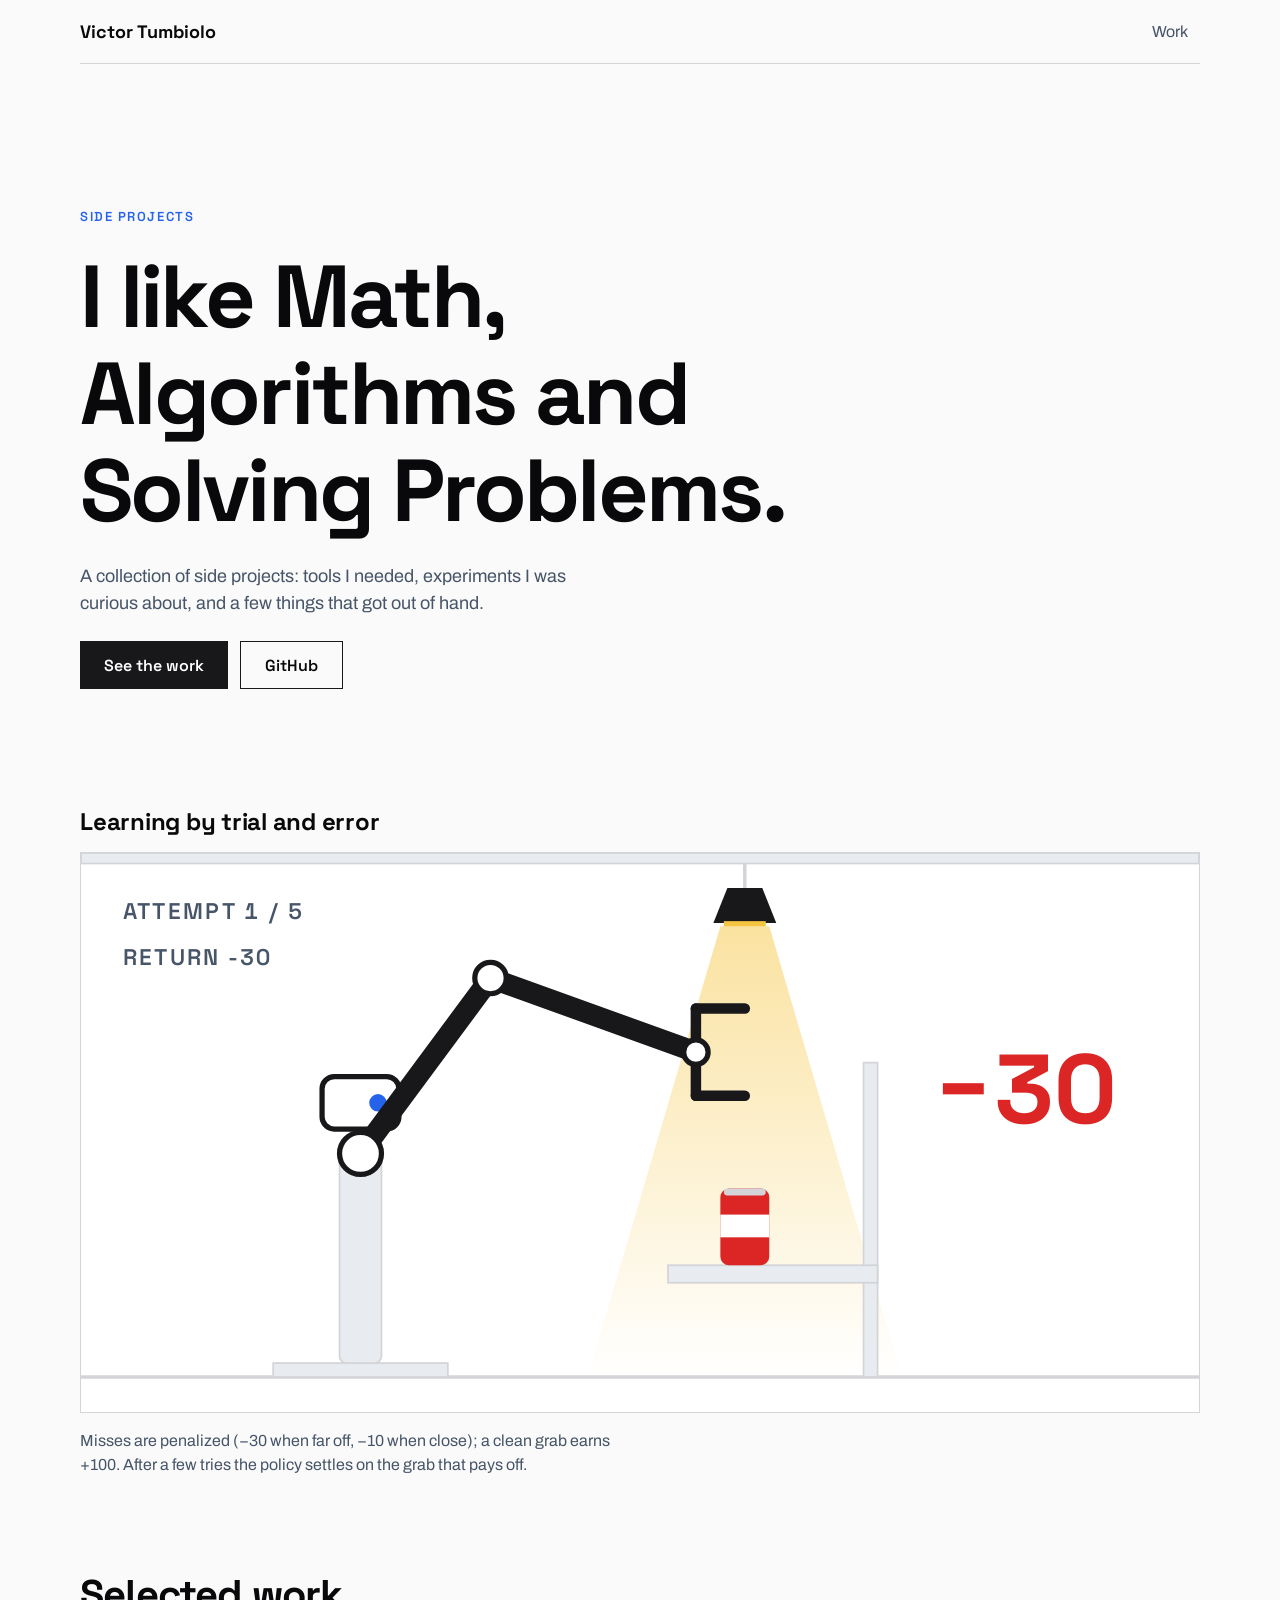
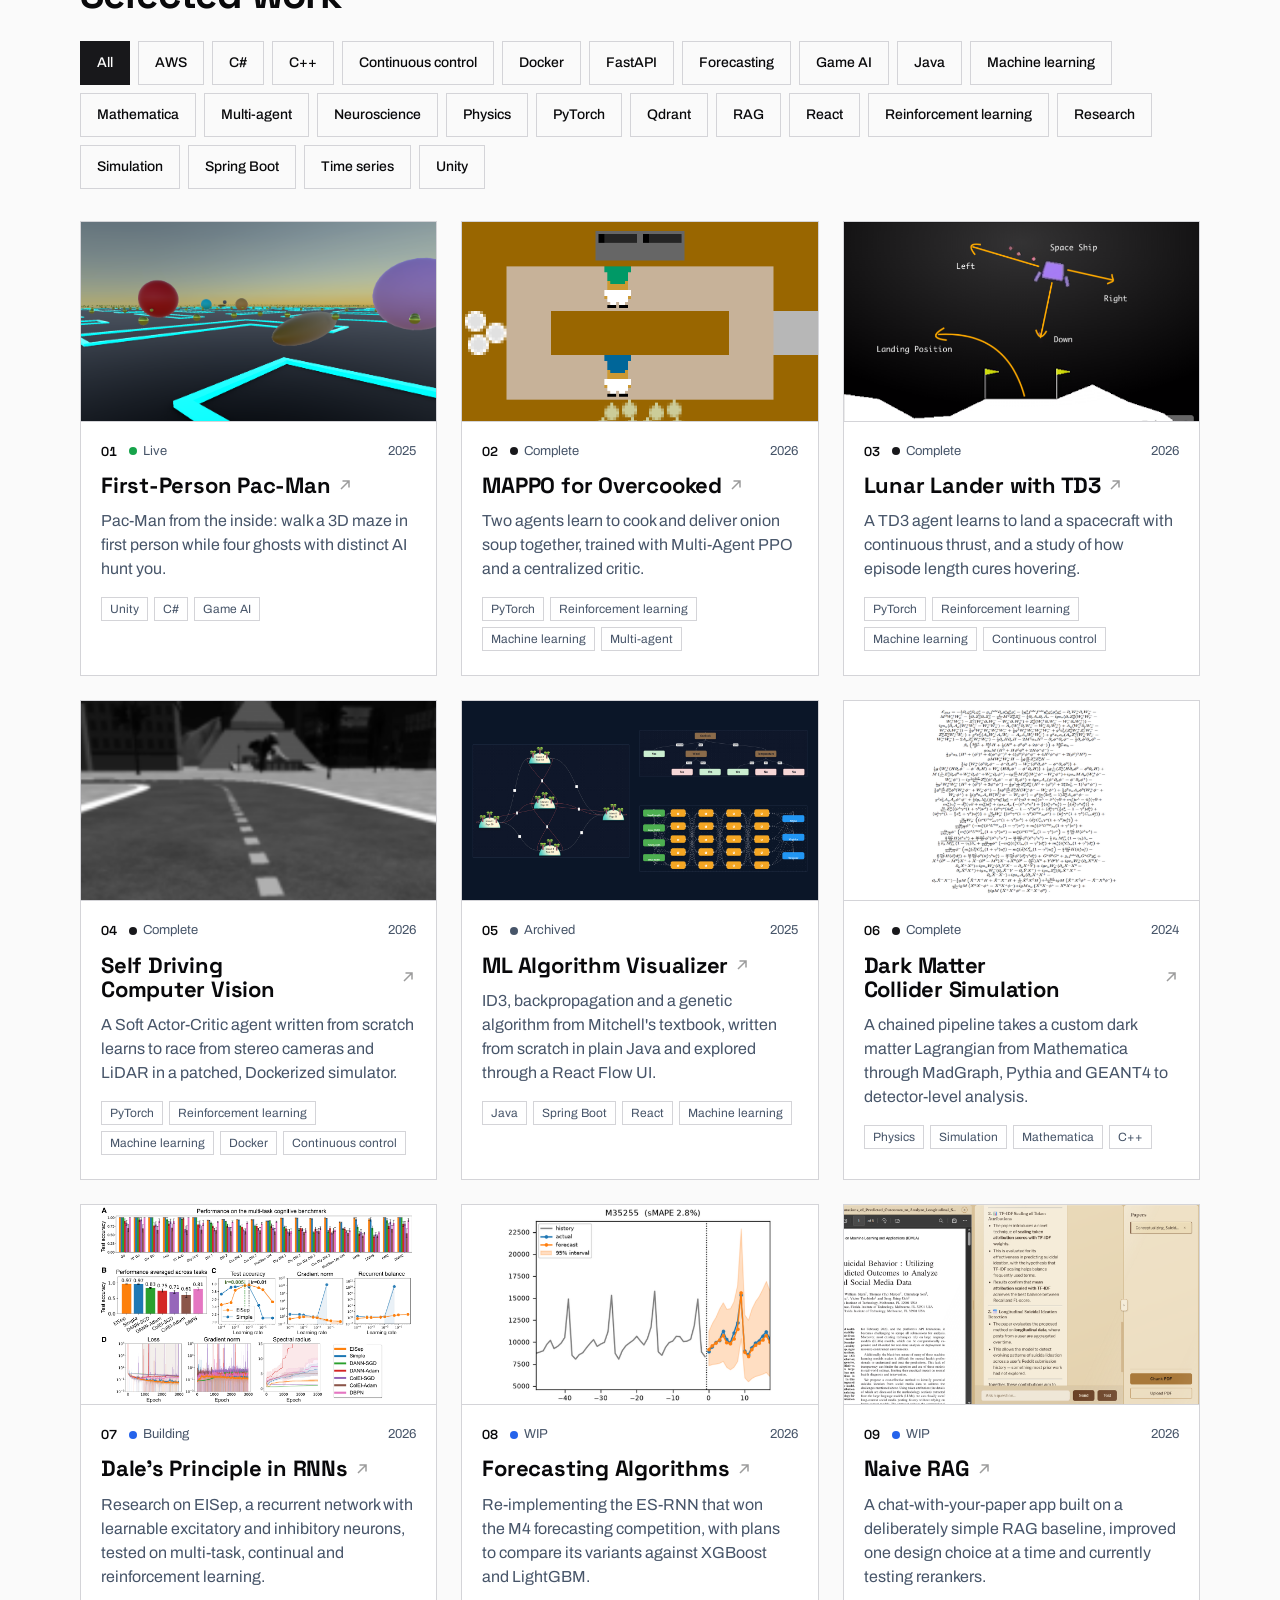
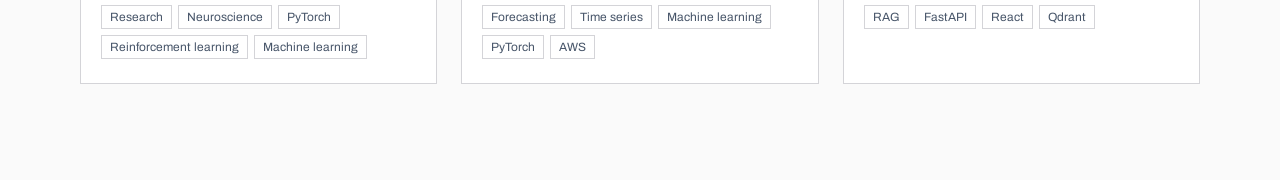
<file: index.html>
<!doctype html>
<html lang="en">
  <head>
    <meta charset="UTF-8" />
    <link rel="icon" type="image/svg+xml" href="/favicon.svg" />
    <meta name="viewport" content="width=device-width, initial-scale=1.0" />
    <meta name="color-scheme" content="light dark" />
    <meta name="description" content="A collection of side projects." />
    <title>Side Projects</title>
    <script type="module" crossorigin src="/assets/main-CP0Z1YGT.js"></script>
    <link rel="modulepreload" crossorigin href="/assets/projects-D6KBgP7A.js">
    <link rel="stylesheet" crossorigin href="/assets/projects-BDO5pT66.css">
  </head>
  <body>
    <a class="skip" href="#work">Skip to projects</a>
    <div id="app"></div>
  </body>
</html>
</file>
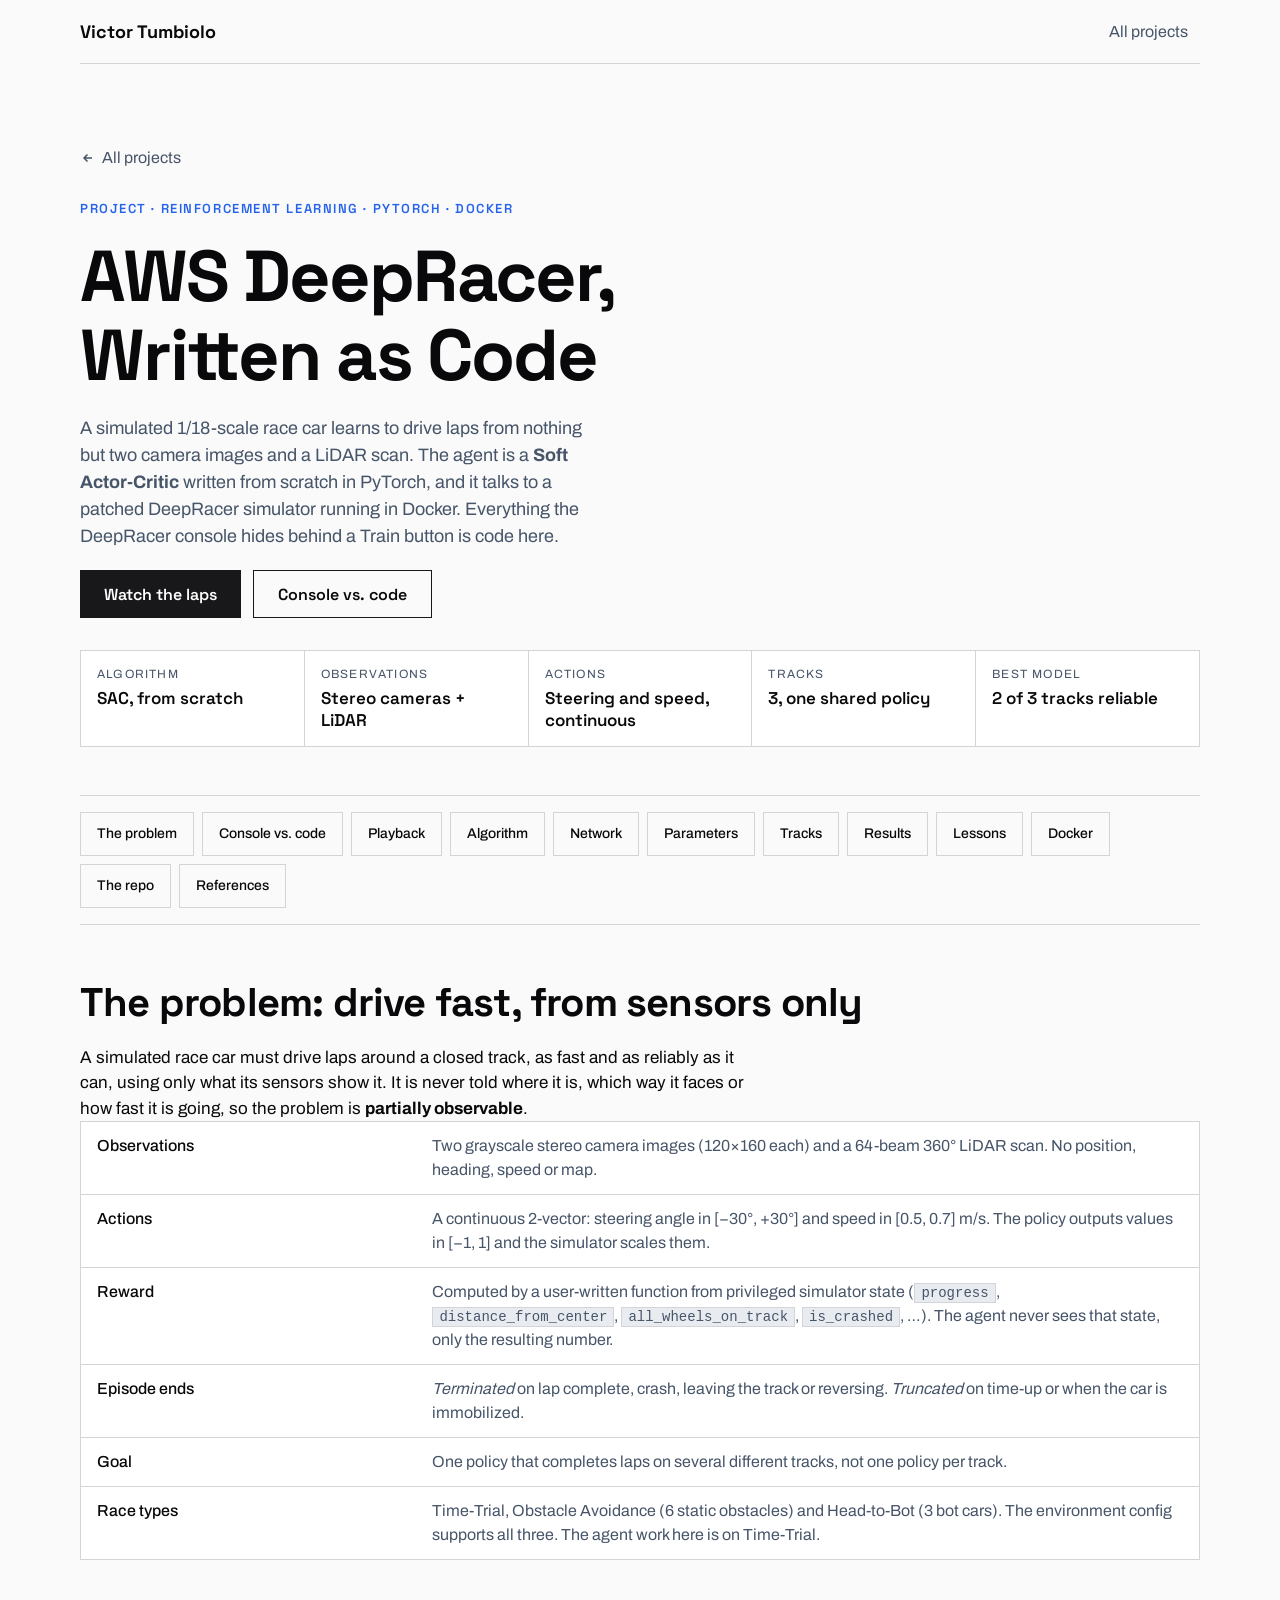
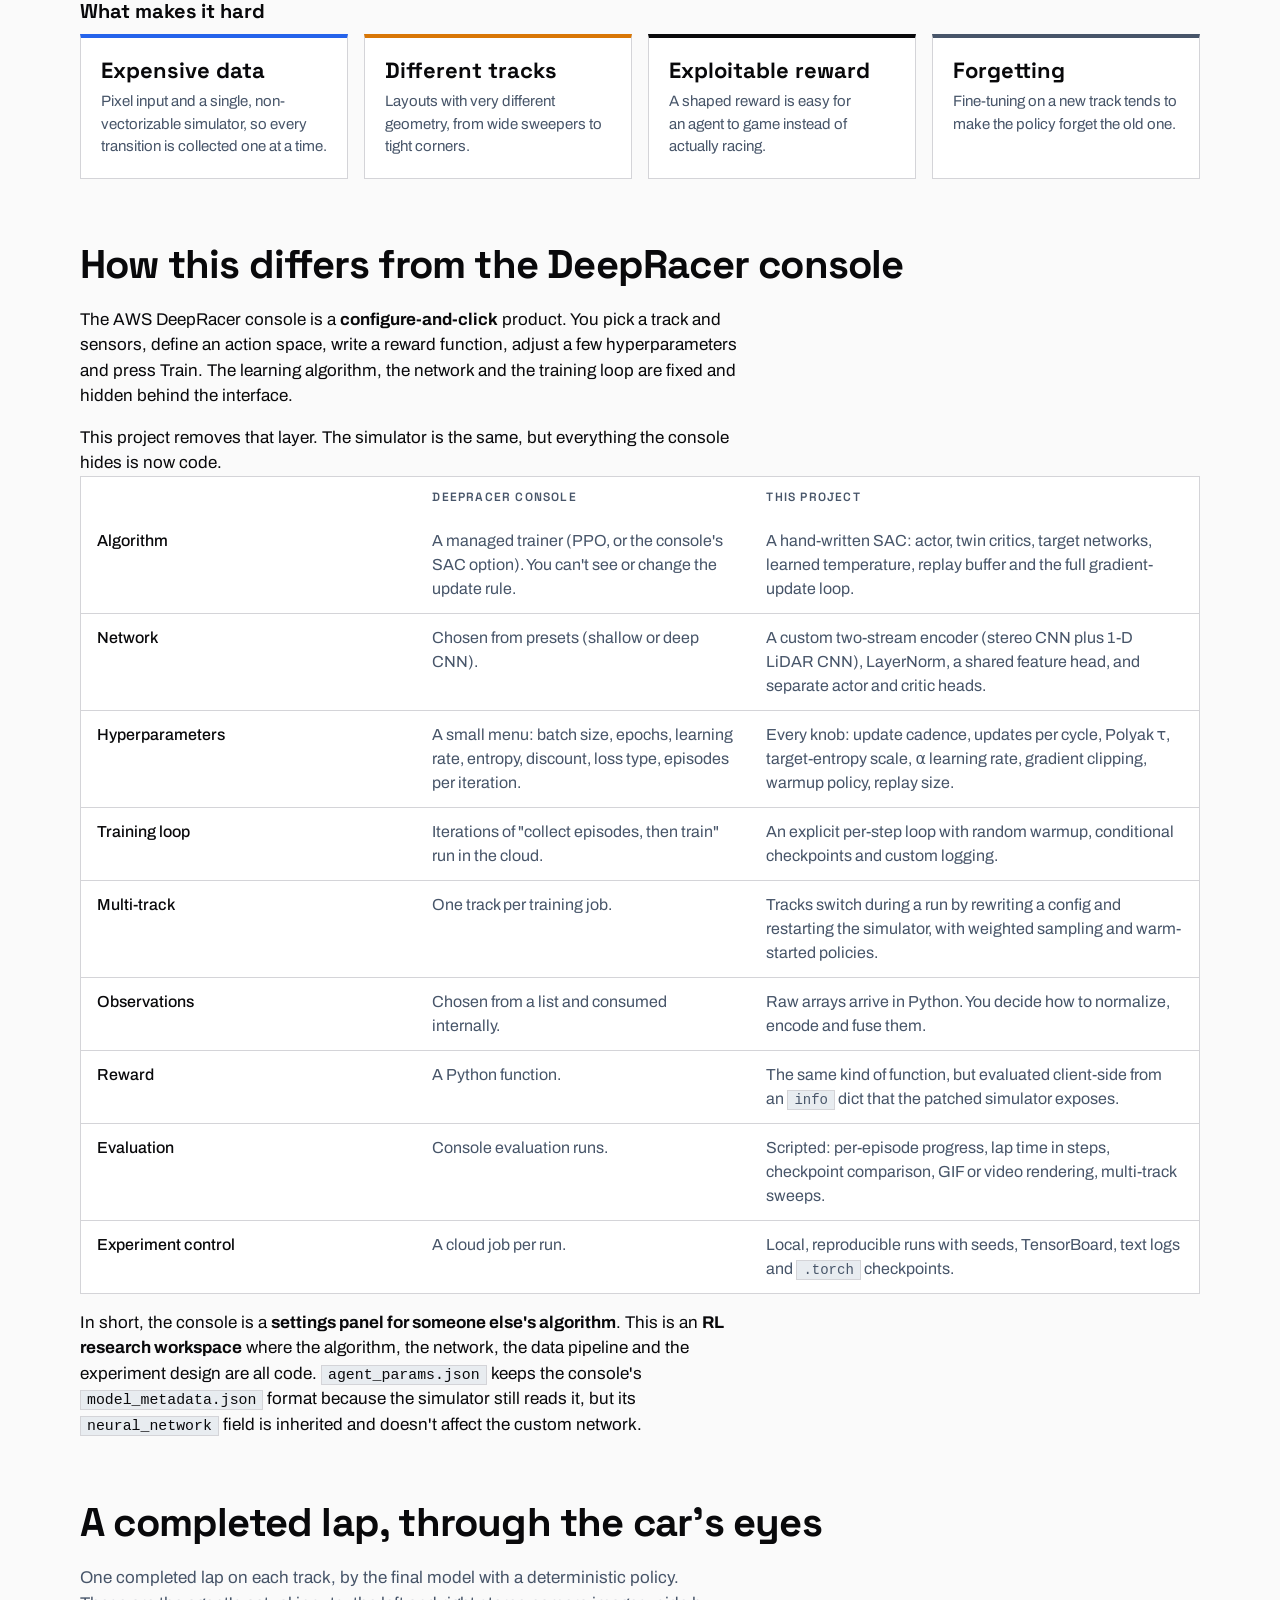
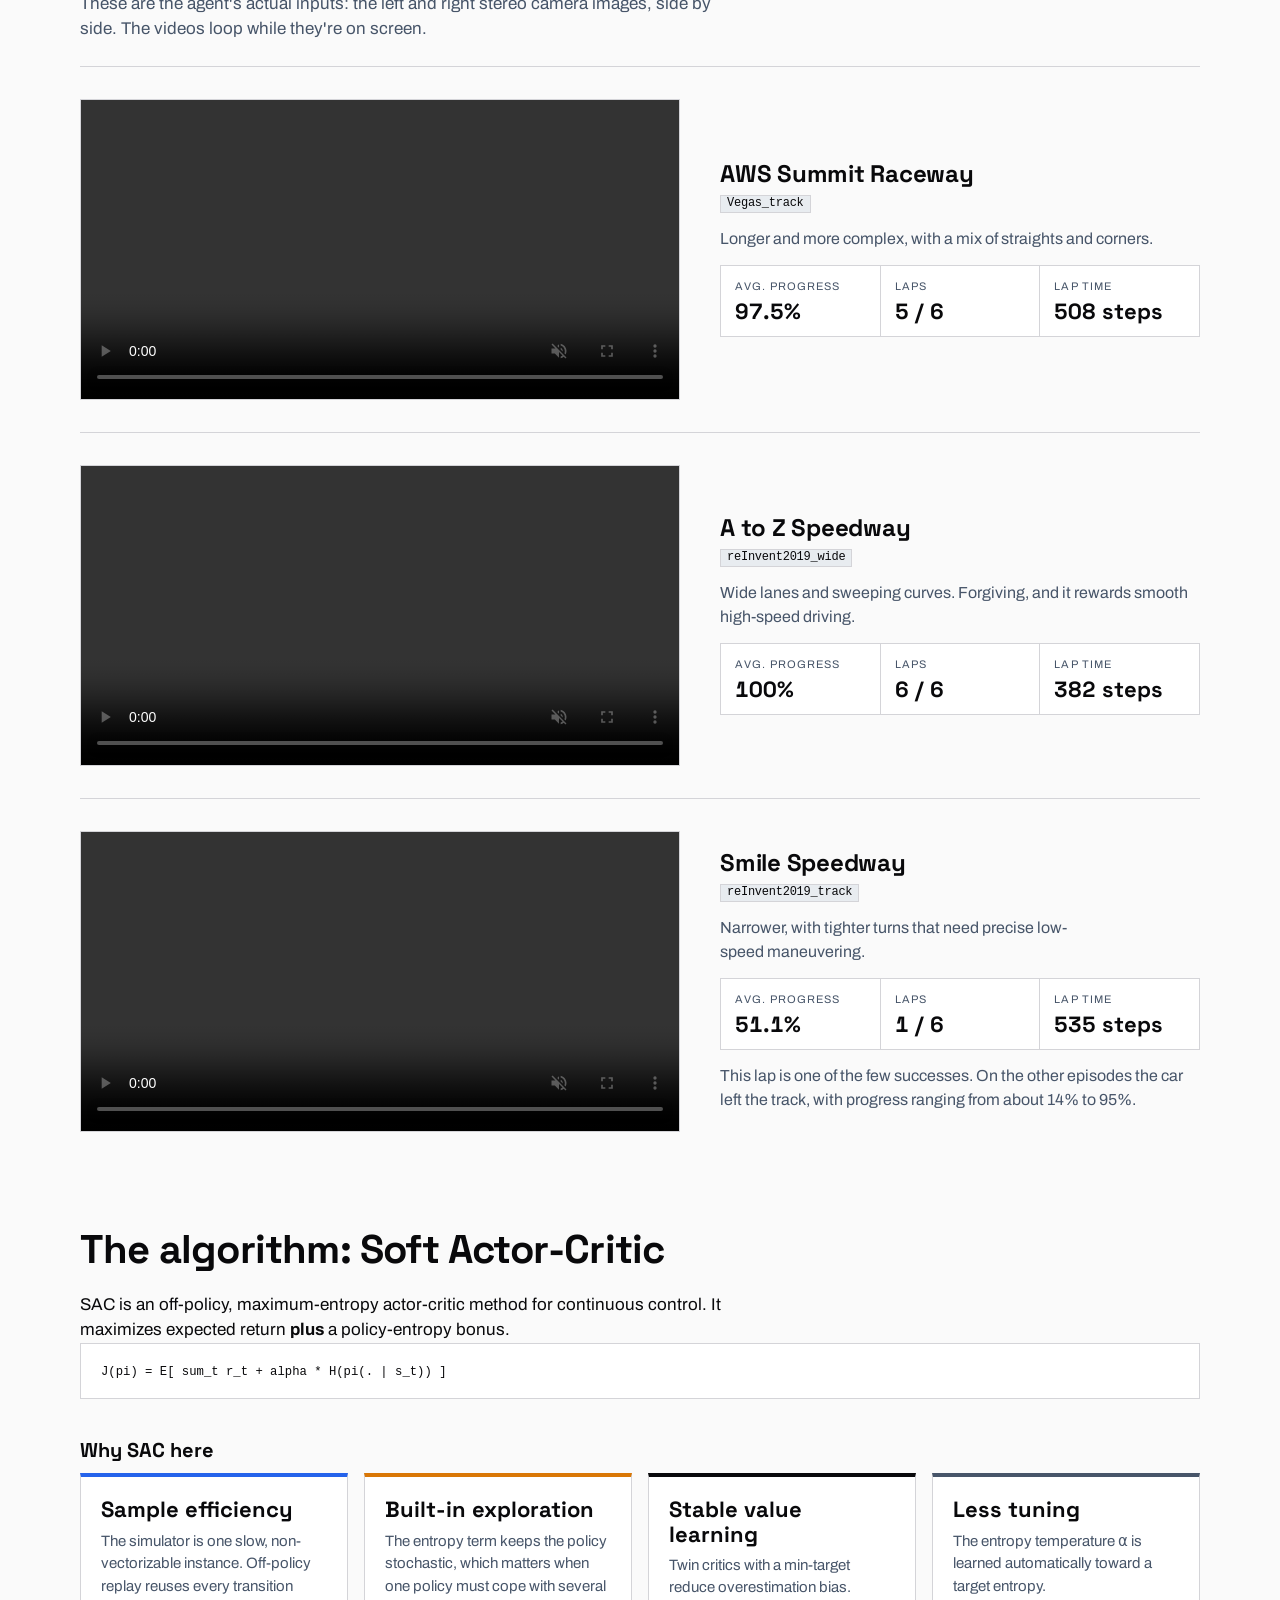
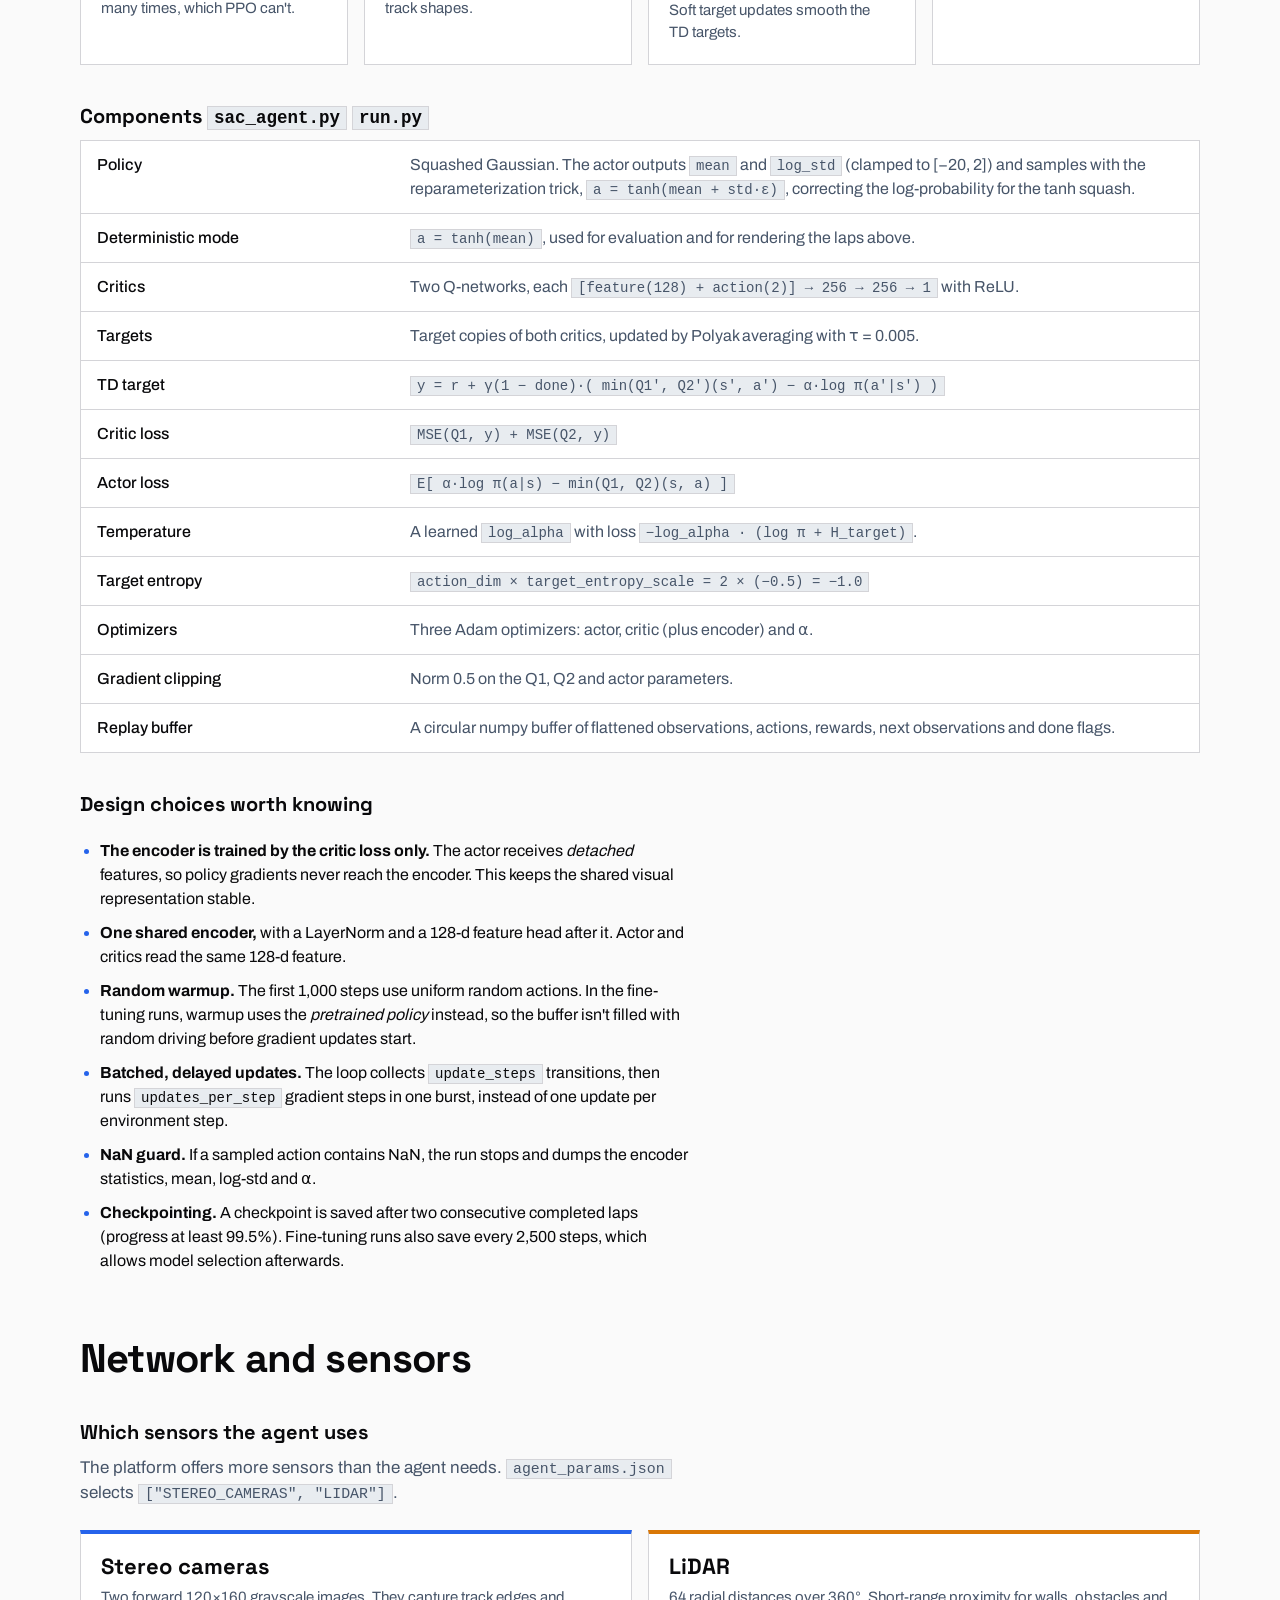
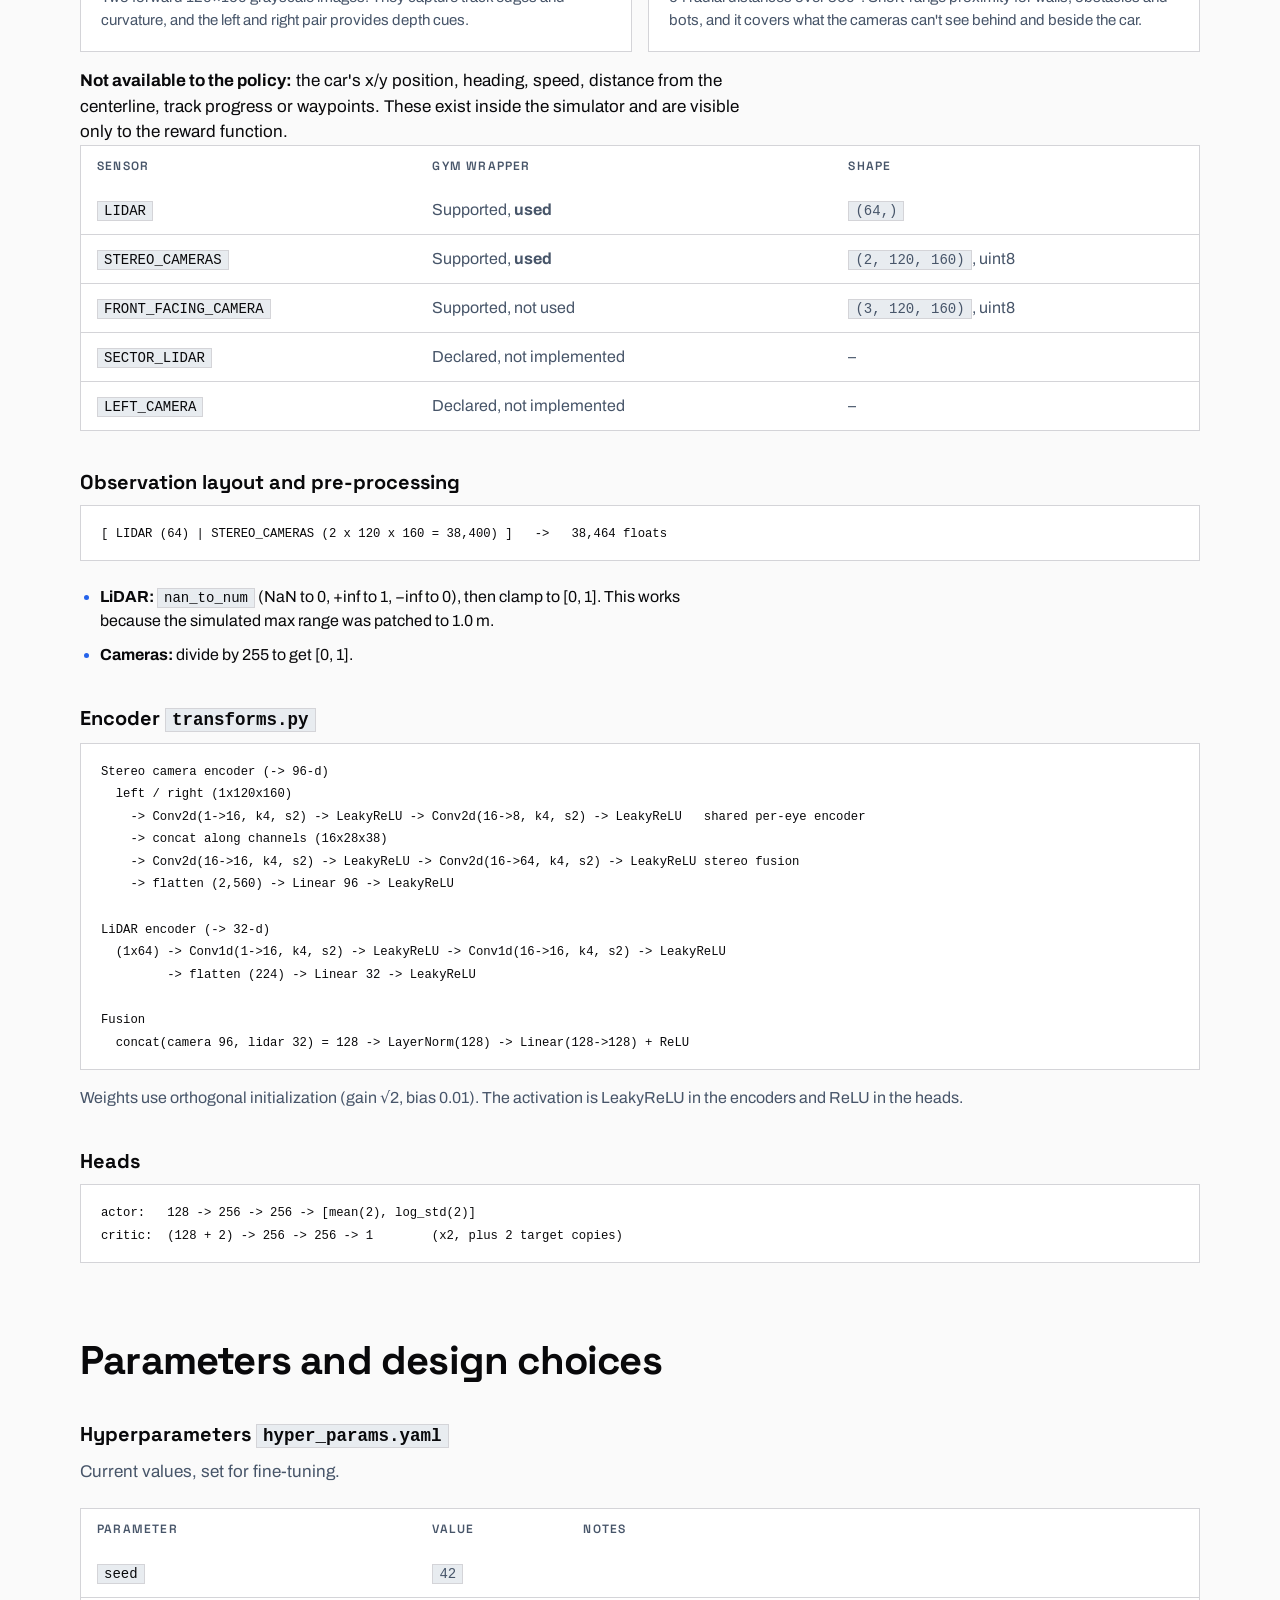
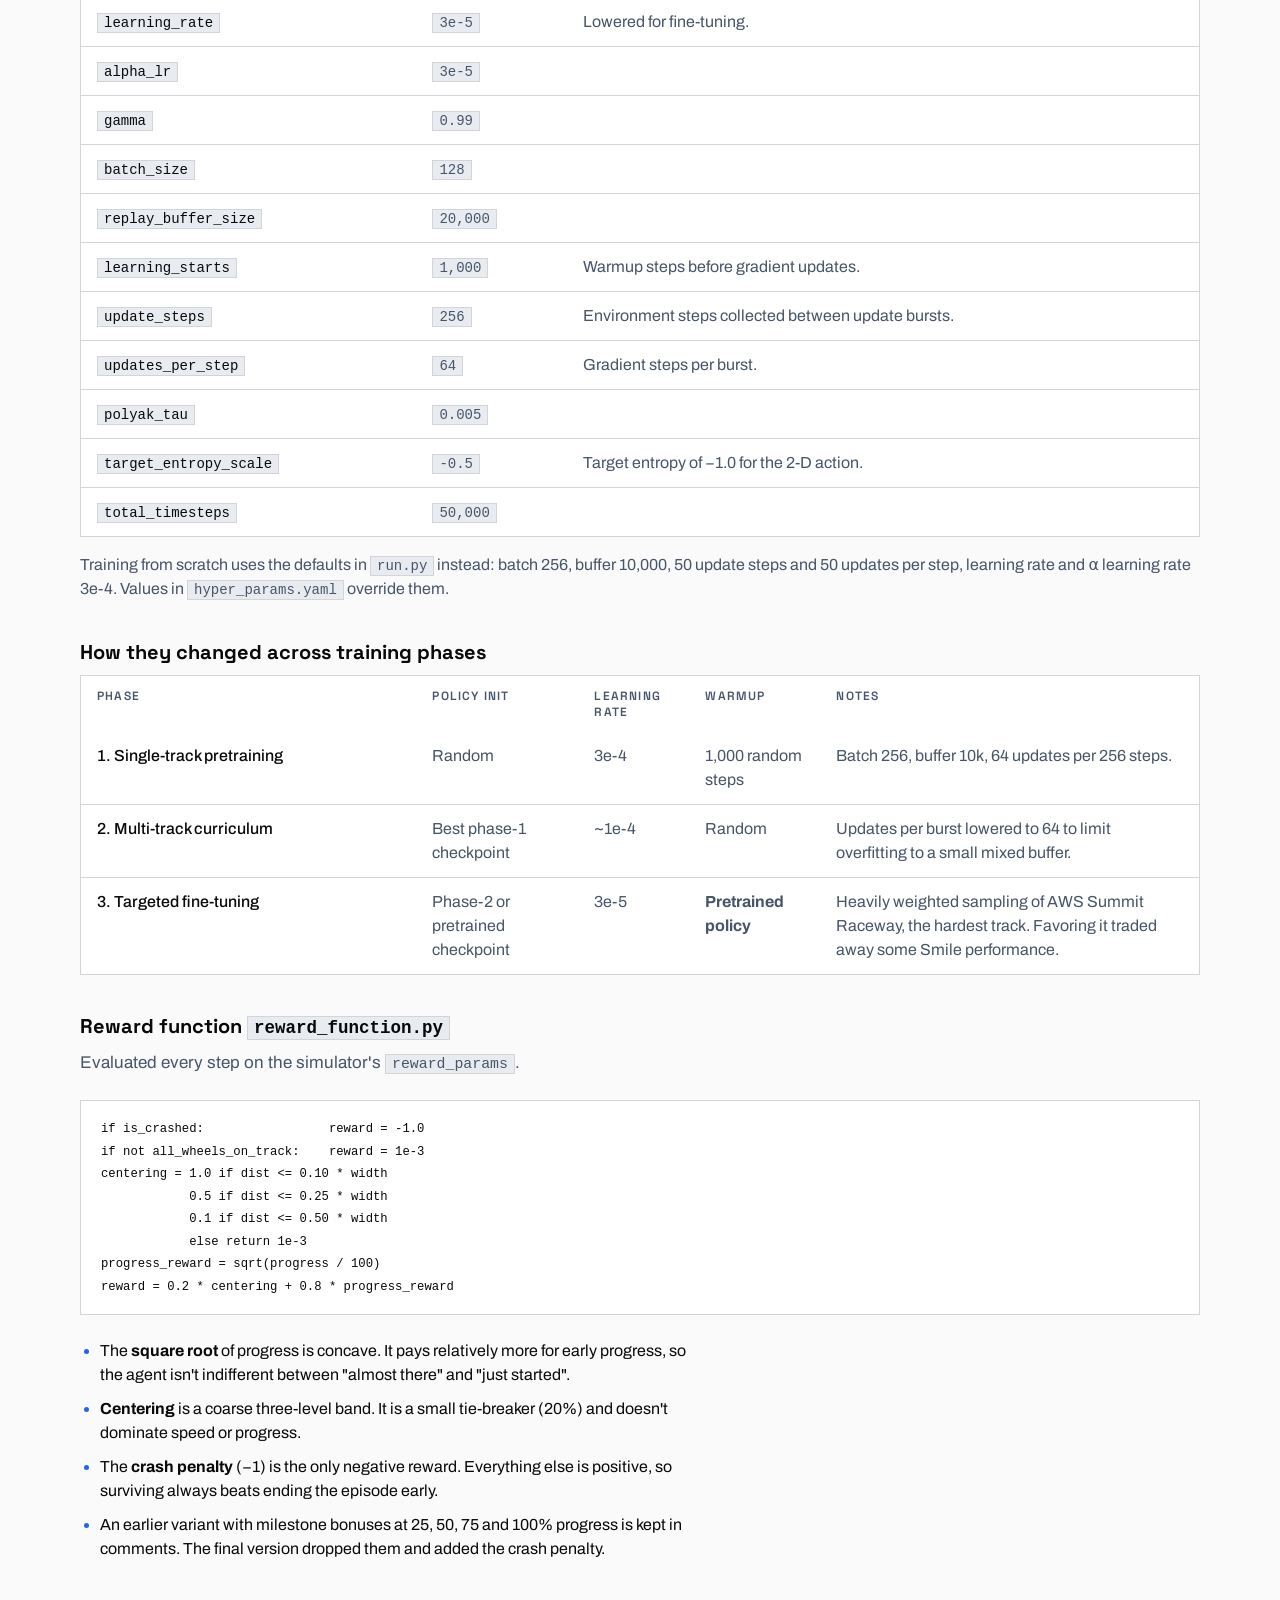
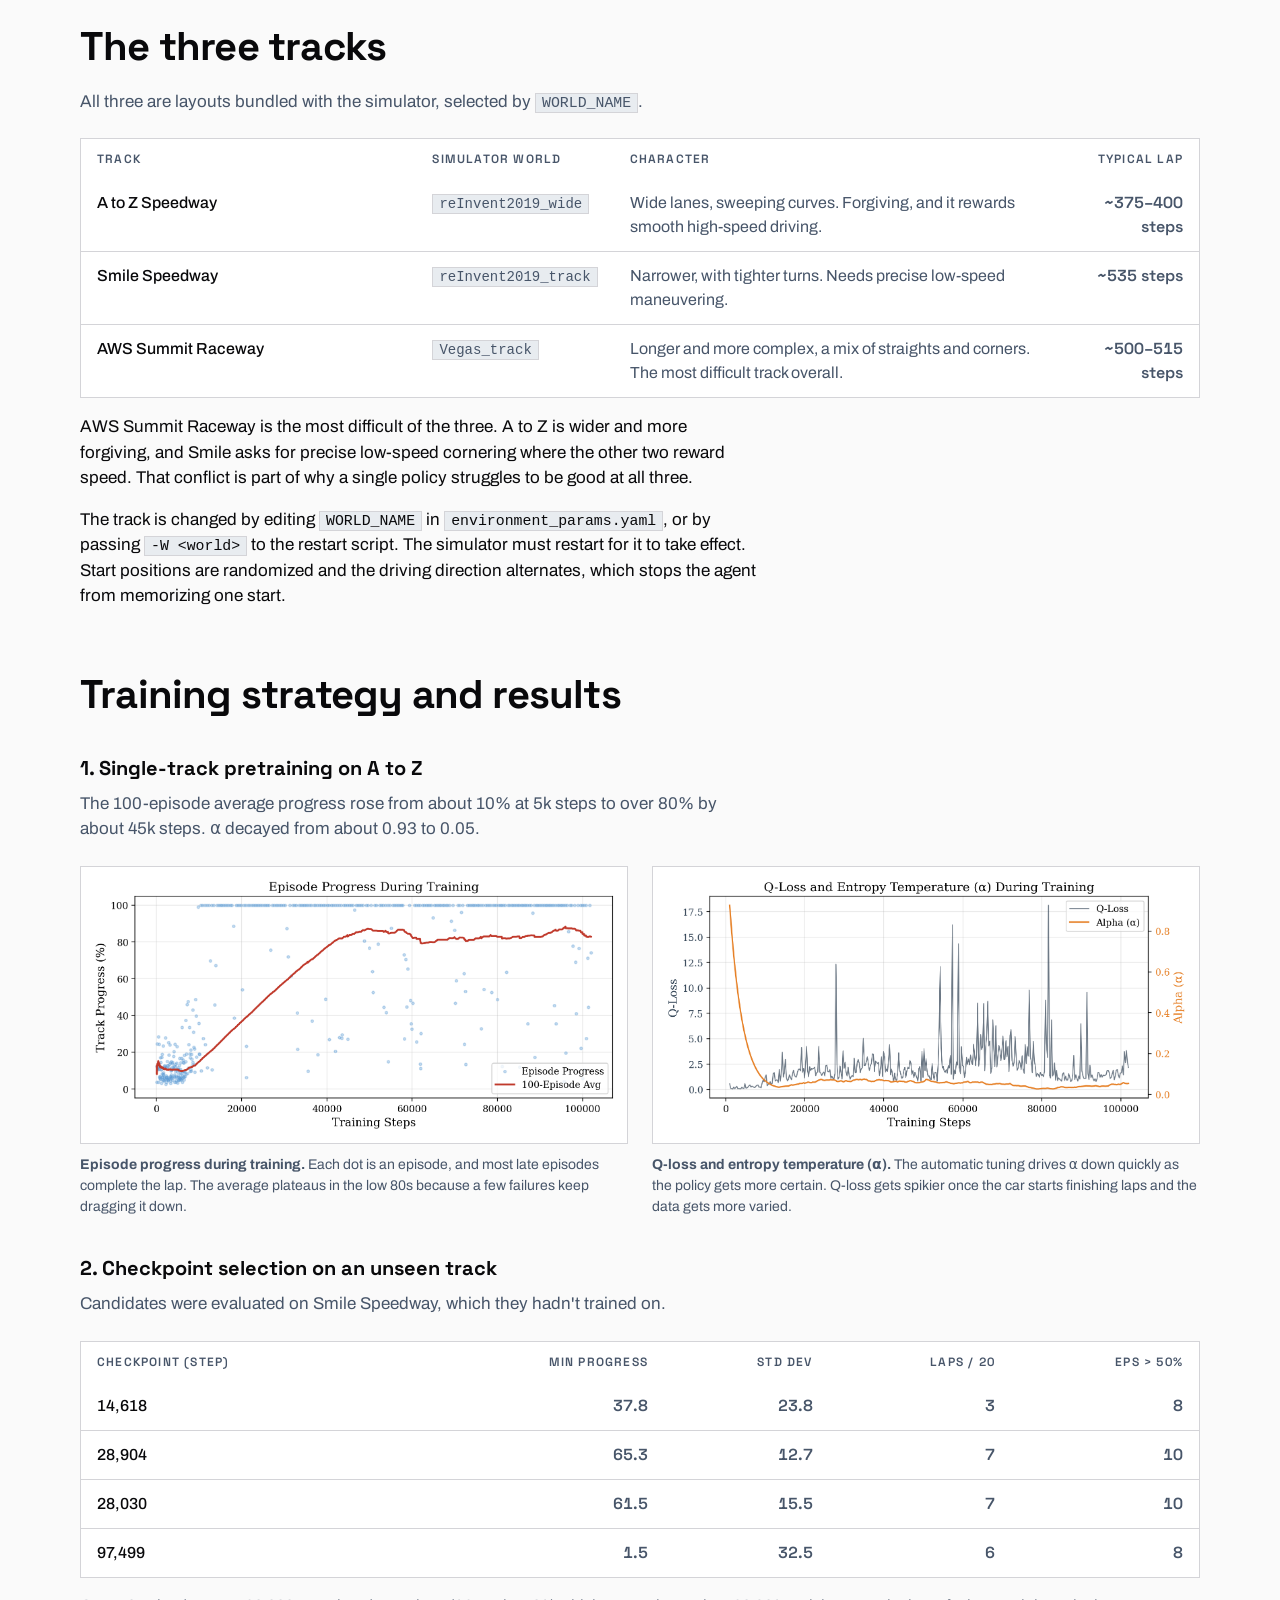
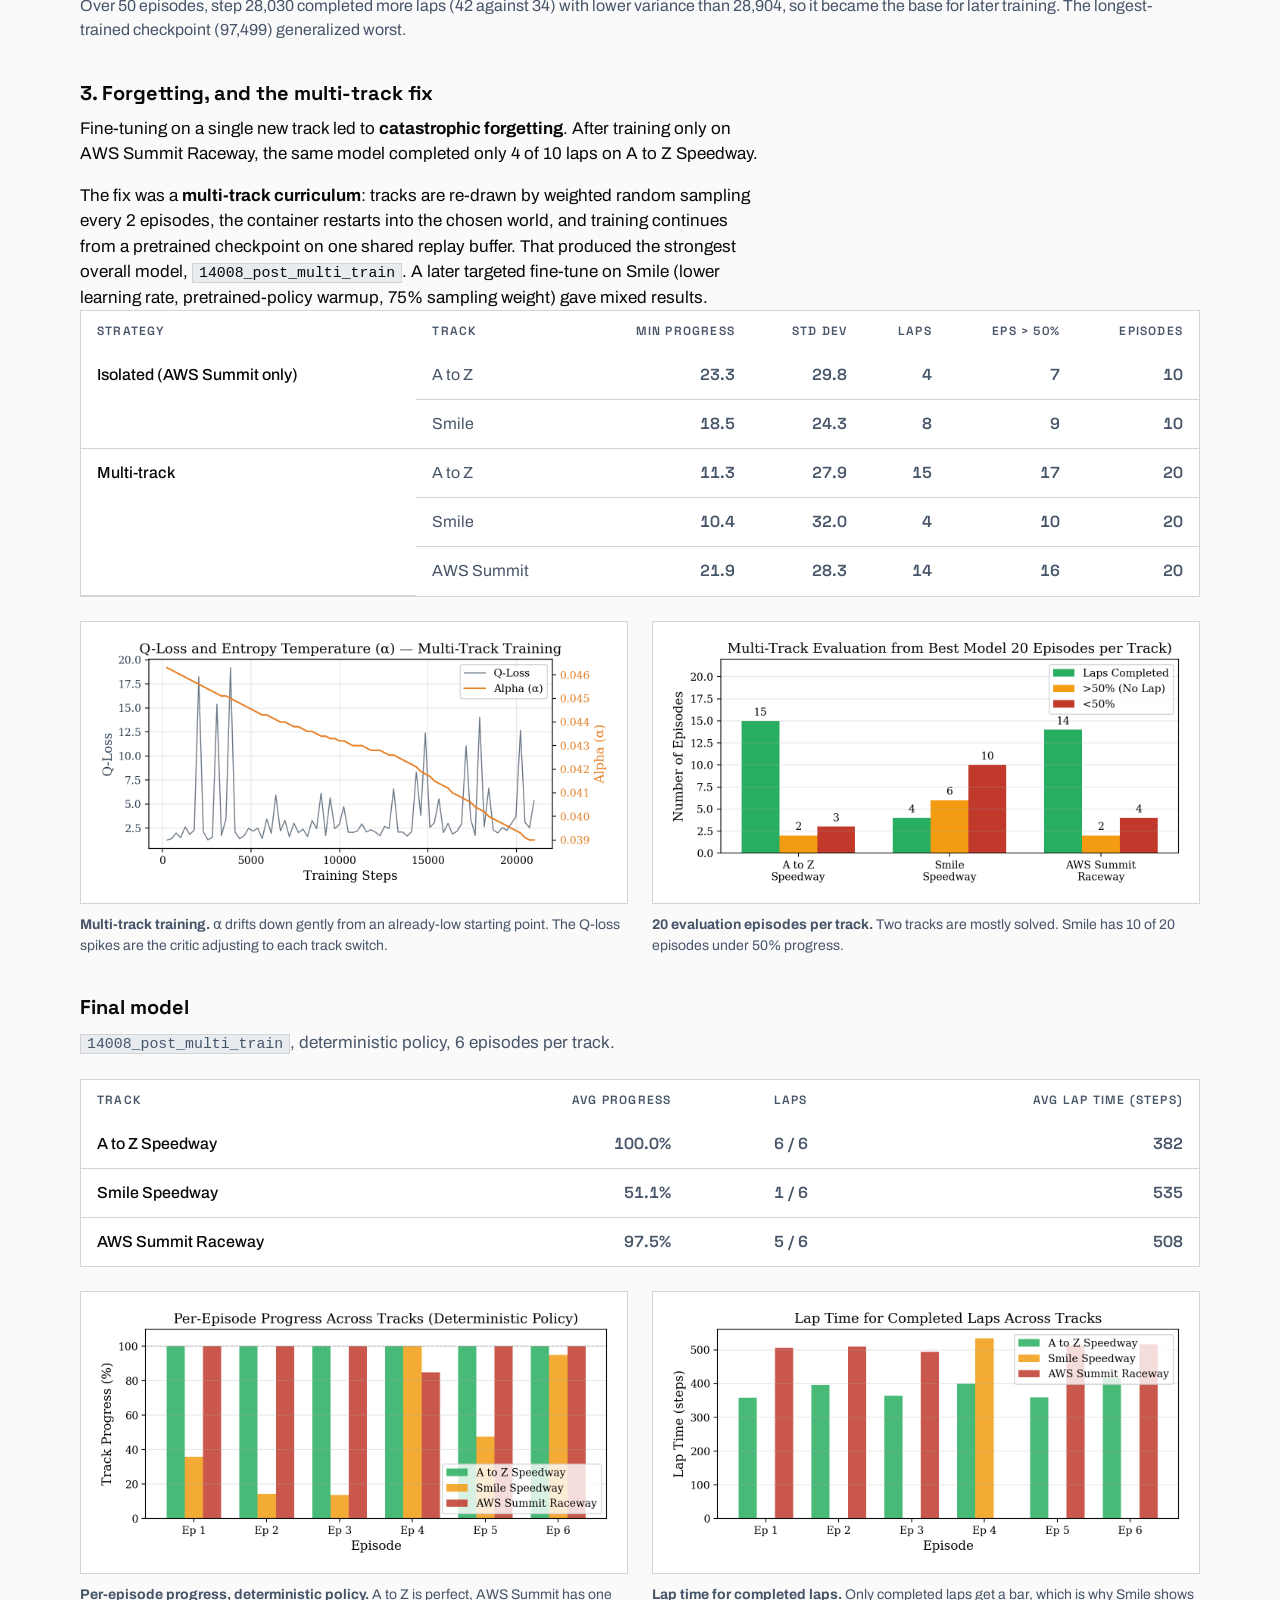
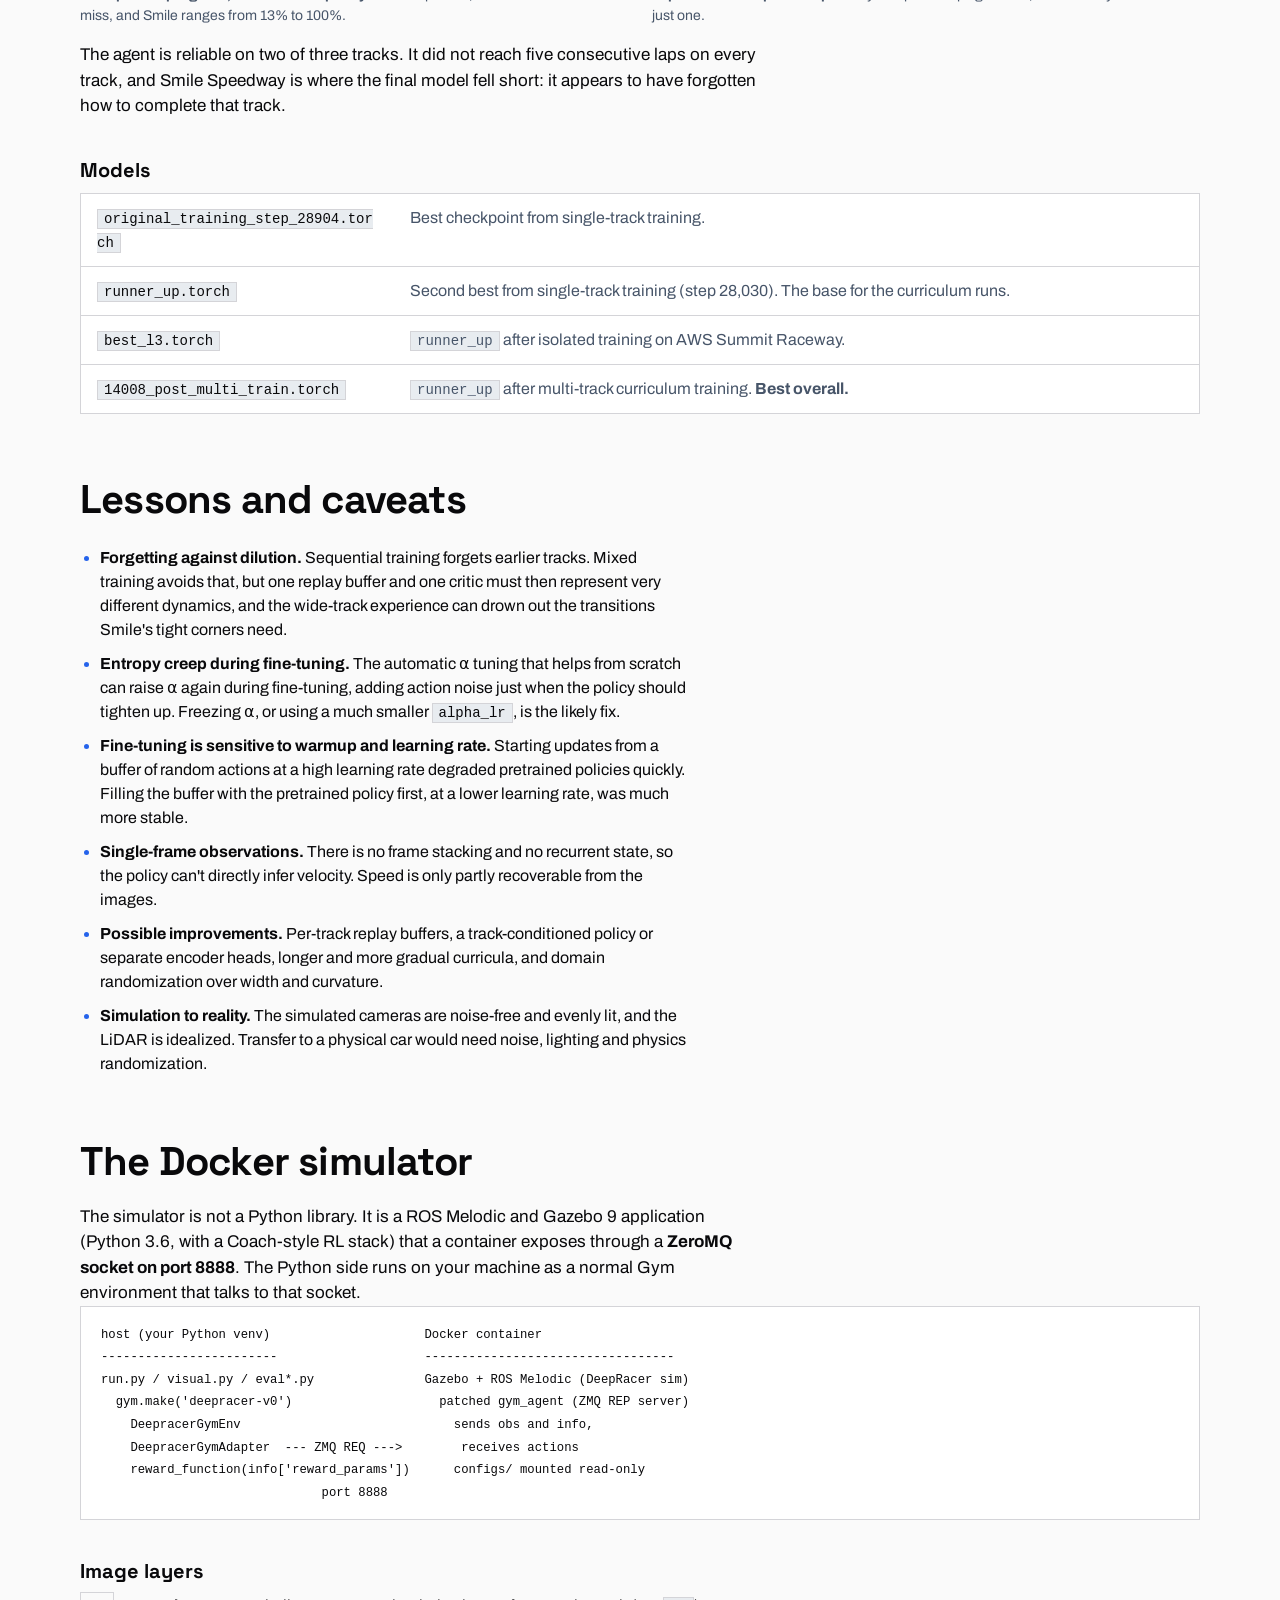
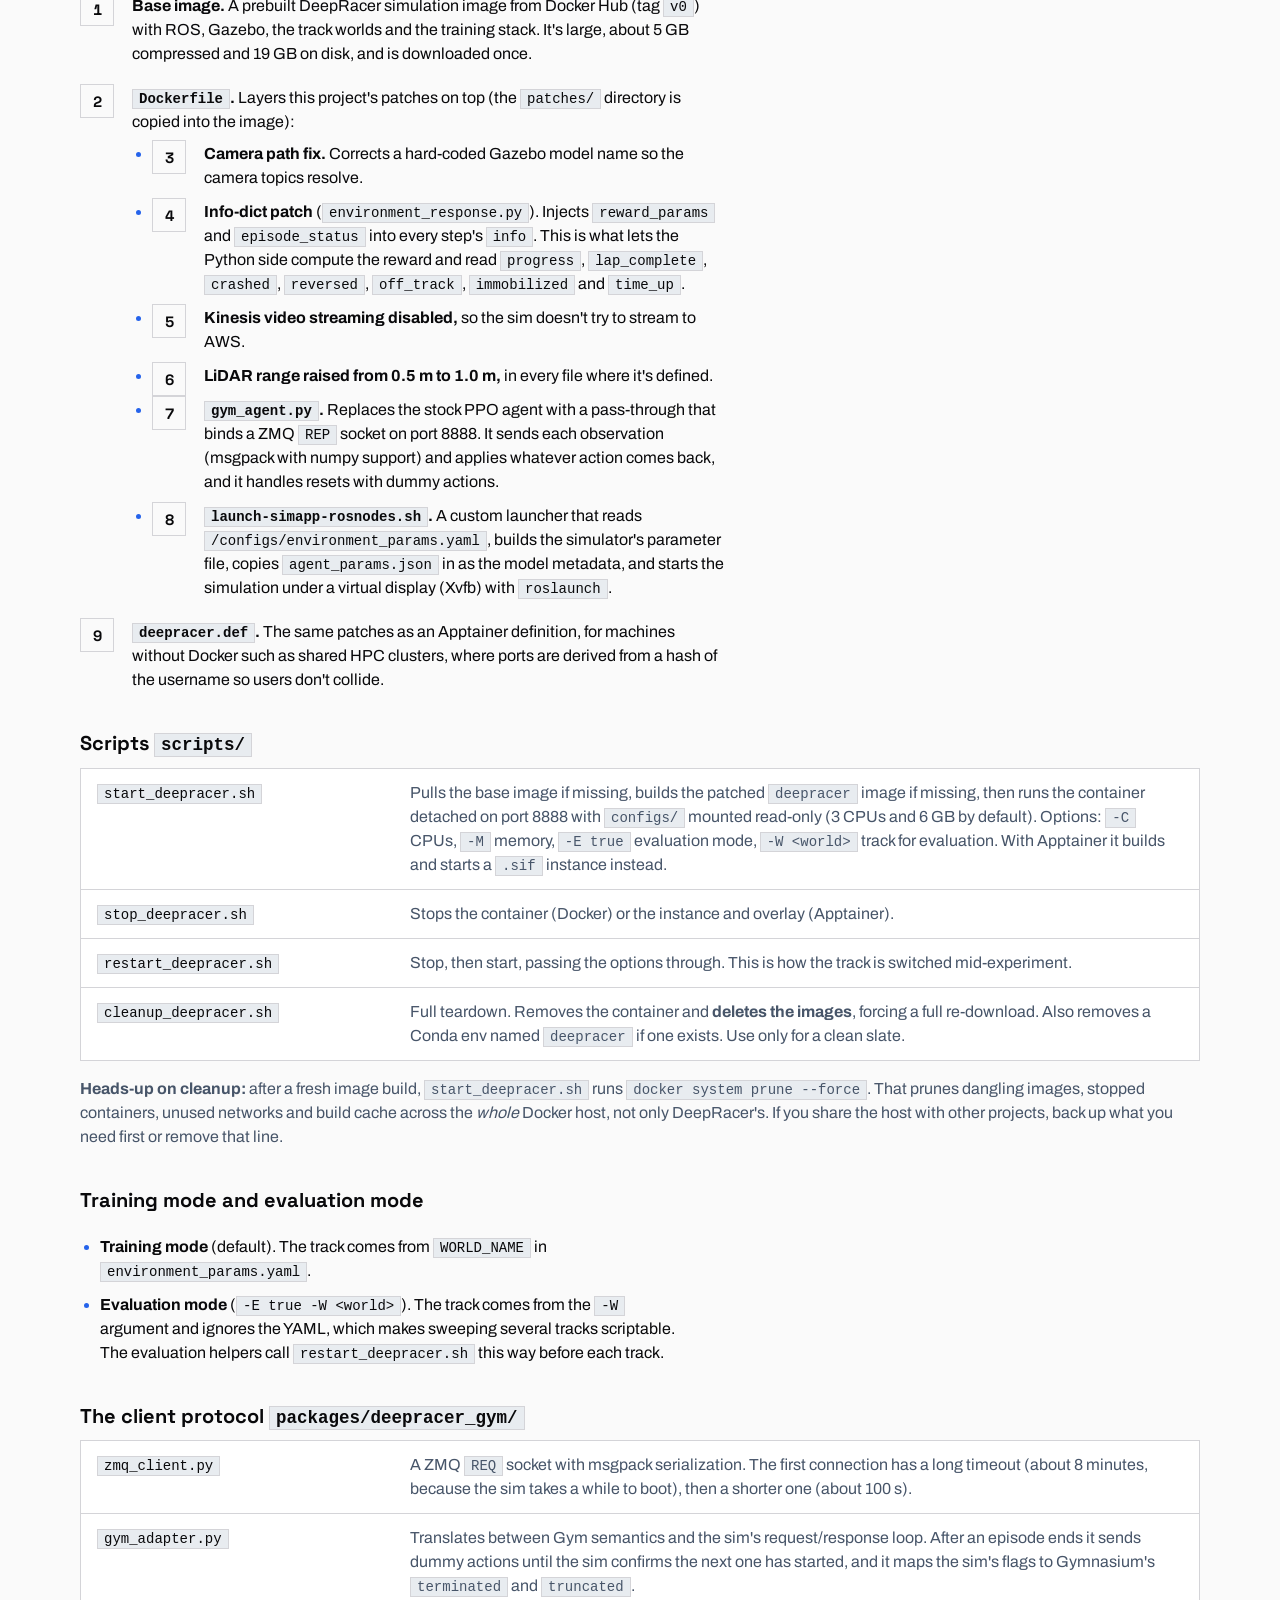
<file: deepracer/index.html>
<!doctype html>
<html lang="en">
  <head>
    <meta charset="UTF-8" />
    <link rel="icon" type="image/svg+xml" href="/favicon.svg" />
    <meta name="viewport" content="width=device-width, initial-scale=1.0" />
    <meta name="color-scheme" content="light dark" />
    <meta
      name="description"
      content="AWS DeepRacer, code-level: a Soft Actor-Critic agent written from scratch in PyTorch learns to race from stereo cameras and LiDAR, trained against a patched simulator in Docker."
    />
    <title>AWS DeepRacer in Code</title>
    <script type="module" crossorigin src="/assets/deepracer-BHcTkLTX.js"></script>
    <link rel="modulepreload" crossorigin href="/assets/projects-D6KBgP7A.js">
    <link rel="modulepreload" crossorigin href="/assets/project-page-YFq_ndGV.js">
    <link rel="stylesheet" crossorigin href="/assets/projects-BDO5pT66.css">
  </head>
  <body>
    <a class="skip" href="#problem">Skip to content</a>

    <header class="site-header">
      <a class="brand" href="/" data-profile-name>Home</a>
      <nav aria-label="Primary">
        <a href="/#work">All projects</a>
      </nav>
    </header>

    <main>
      <section class="project-hero" aria-labelledby="page-title">
        <a class="back" href="/#work">
          <svg viewBox="0 0 16 16" width="16" height="16" aria-hidden="true" focusable="false"><path d="M12 8H4M7.5 4.5L4 8l3.5 3.5" fill="none" stroke="currentColor" stroke-width="1.5" /></svg>
          All projects
        </a>
        <p class="eyebrow">Project &middot; Reinforcement learning &middot; PyTorch &middot; Docker</p>
        <h1 id="page-title">AWS DeepRacer, Written as Code</h1>
        <p class="lede">
          A simulated 1/18-scale race car learns to drive laps from nothing but two camera images and a
          LiDAR scan. The agent is a <strong>Soft Actor-Critic</strong> written from scratch in PyTorch, and
          it talks to a patched DeepRacer simulator running in Docker. Everything the DeepRacer console
          hides behind a Train button is code here.
        </p>
        <div class="actions">
          <a class="button" href="#playback">Watch the laps</a>
          <a class="button secondary" href="#console">Console vs. code</a>
        </div>
        <dl class="facts">
          <div><dt>Algorithm</dt><dd>SAC, from scratch</dd></div>
          <div><dt>Observations</dt><dd>Stereo cameras + LiDAR</dd></div>
          <div><dt>Actions</dt><dd>Steering and speed, continuous</dd></div>
          <div><dt>Tracks</dt><dd>3, one shared policy</dd></div>
          <div><dt>Best model</dt><dd>2 of 3 tracks reliable</dd></div>
        </dl>
      </section>

      <nav class="toc" aria-label="On this page">
        <a href="#problem">The problem</a>
        <a href="#console">Console vs. code</a>
        <a href="#playback">Playback</a>
        <a href="#algorithm">Algorithm</a>
        <a href="#network">Network</a>
        <a href="#training">Parameters</a>
        <a href="#tracks">Tracks</a>
        <a href="#results">Results</a>
        <a href="#lessons">Lessons</a>
        <a href="#docker">Docker</a>
        <a href="#repo">The repo</a>
        <a href="#references">References</a>
      </nav>

      <section id="problem" class="block" aria-labelledby="problem-title">
        <h2 id="problem-title">The problem: drive fast, from sensors only</h2>
        <div class="prose">
          <p>
            A simulated race car must drive laps around a closed track, as fast and as reliably as it can,
            using only what its sensors show it. It is never told where it is, which way it faces or how
            fast it is going, so the problem is <strong>partially observable</strong>.
          </p>
        </div>

        <div class="table-scroll" tabindex="0" role="region" aria-label="Problem setup table">
          <table class="data-table">
            <tbody>
              <tr><th scope="row">Observations</th><td>Two grayscale stereo camera images (120&times;160 each) and a 64-beam 360&deg; LiDAR scan. No position, heading, speed or map.</td></tr>
              <tr><th scope="row">Actions</th><td>A continuous 2-vector: steering angle in [&minus;30&deg;, +30&deg;] and speed in [0.5, 0.7] m/s. The policy outputs values in [&minus;1, 1] and the simulator scales them.</td></tr>
              <tr><th scope="row">Reward</th><td>Computed by a user-written function from privileged simulator state (<code>progress</code>, <code>distance_from_center</code>, <code>all_wheels_on_track</code>, <code>is_crashed</code>, &hellip;). The agent never sees that state, only the resulting number.</td></tr>
              <tr><th scope="row">Episode ends</th><td><em>Terminated</em> on lap complete, crash, leaving the track or reversing. <em>Truncated</em> on time-up or when the car is immobilized.</td></tr>
              <tr><th scope="row">Goal</th><td>One policy that completes laps on several different tracks, not one policy per track.</td></tr>
              <tr><th scope="row">Race types</th><td>Time-Trial, Obstacle Avoidance (6 static obstacles) and Head-to-Bot (3 bot cars). The environment config supports all three. The agent work here is on Time-Trial.</td></tr>
            </tbody>
          </table>
        </div>

        <h3 class="sub">What makes it hard</h3>
        <ul class="ghost-grid">
          <li class="ghost" style="--c: var(--accent)">
            <h3>Expensive data</h3>
            <p>Pixel input and a single, non-vectorizable simulator, so every transition is collected one at a time.</p>
          </li>
          <li class="ghost" style="--c: var(--series-b)">
            <h3>Different tracks</h3>
            <p>Layouts with very different geometry, from wide sweepers to tight corners.</p>
          </li>
          <li class="ghost" style="--c: var(--fg)">
            <h3>Exploitable reward</h3>
            <p>A shaped reward is easy for an agent to game instead of actually racing.</p>
          </li>
          <li class="ghost" style="--c: var(--muted-fg)">
            <h3>Forgetting</h3>
            <p>Fine-tuning on a new track tends to make the policy forget the old one.</p>
          </li>
        </ul>
      </section>

      <section id="console" class="block" aria-labelledby="console-title">
        <h2 id="console-title">How this differs from the DeepRacer console</h2>
        <div class="prose">
          <p>
            The AWS DeepRacer console is a <strong>configure-and-click</strong> product. You pick a track and
            sensors, define an action space, write a reward function, adjust a few hyperparameters and press
            Train. The learning algorithm, the network and the training loop are fixed and hidden behind the
            interface.
          </p>
          <p>
            This project removes that layer. The simulator is the same, but everything the console hides is
            now code.
          </p>
        </div>

        <div class="table-scroll" tabindex="0" role="region" aria-label="Console versus repository comparison">
          <table class="data-table results">
            <thead>
              <tr><th scope="col"></th><th scope="col">DeepRacer console</th><th scope="col">This project</th></tr>
            </thead>
            <tbody>
              <tr><th scope="row">Algorithm</th><td>A managed trainer (PPO, or the console's SAC option). You can't see or change the update rule.</td><td>A hand-written SAC: actor, twin critics, target networks, learned temperature, replay buffer and the full gradient-update loop.</td></tr>
              <tr><th scope="row">Network</th><td>Chosen from presets (shallow or deep CNN).</td><td>A custom two-stream encoder (stereo CNN plus 1-D LiDAR CNN), LayerNorm, a shared feature head, and separate actor and critic heads.</td></tr>
              <tr><th scope="row">Hyperparameters</th><td>A small menu: batch size, epochs, learning rate, entropy, discount, loss type, episodes per iteration.</td><td>Every knob: update cadence, updates per cycle, Polyak &tau;, target-entropy scale, &alpha; learning rate, gradient clipping, warmup policy, replay size.</td></tr>
              <tr><th scope="row">Training loop</th><td>Iterations of "collect episodes, then train" run in the cloud.</td><td>An explicit per-step loop with random warmup, conditional checkpoints and custom logging.</td></tr>
              <tr><th scope="row">Multi-track</th><td>One track per training job.</td><td>Tracks switch during a run by rewriting a config and restarting the simulator, with weighted sampling and warm-started policies.</td></tr>
              <tr><th scope="row">Observations</th><td>Chosen from a list and consumed internally.</td><td>Raw arrays arrive in Python. You decide how to normalize, encode and fuse them.</td></tr>
              <tr><th scope="row">Reward</th><td>A Python function.</td><td>The same kind of function, but evaluated client-side from an <code>info</code> dict that the patched simulator exposes.</td></tr>
              <tr><th scope="row">Evaluation</th><td>Console evaluation runs.</td><td>Scripted: per-episode progress, lap time in steps, checkpoint comparison, GIF or video rendering, multi-track sweeps.</td></tr>
              <tr><th scope="row">Experiment control</th><td>A cloud job per run.</td><td>Local, reproducible runs with seeds, TensorBoard, text logs and <code>.torch</code> checkpoints.</td></tr>
            </tbody>
          </table>
        </div>

        <div class="prose" style="margin-top: 16px">
          <p>
            In short, the console is a <strong>settings panel for someone else's algorithm</strong>. This is an
            <strong>RL research workspace</strong> where the algorithm, the network, the data pipeline and the
            experiment design are all code. <code>agent_params.json</code> keeps the console's
            <code>model_metadata.json</code> format because the simulator still reads it, but its
            <code>neural_network</code> field is inherited and doesn't affect the custom network.
          </p>
        </div>
      </section>

      <section id="playback" class="block" aria-labelledby="playback-title">
        <h2 id="playback-title">A completed lap, through the car's eyes</h2>
        <p class="section-lede">
          One completed lap on each track, by the final model with a deterministic policy. These are the
          agent's actual inputs: the left and right stereo camera images, side by side. The videos loop while
          they're on screen.
        </p>

        <article class="playback">
          <video
            data-autoplay
            muted
            loop
            playsinline
            controls
            preload="metadata"
            width="640"
            height="240"
            style="--vw: 640px"
            aria-label="Stereo camera view from one completed lap of AWS Summit Raceway"
          >
            <source src="/deepracer/playback/aws_summit.mp4" type="video/mp4" />
          </video>
          <div class="playback-text">
            <h3>AWS Summit Raceway <code>Vegas_track</code></h3>
            <p>Longer and more complex, with a mix of straights and corners.</p>
            <dl class="stats">
              <div><dt>Avg. progress</dt><dd>97.5%</dd></div>
              <div><dt>Laps</dt><dd>5 / 6</dd></div>
              <div><dt>Lap time</dt><dd>508 steps</dd></div>
            </dl>
          </div>
        </article>

        <article class="playback">
          <video
            data-autoplay
            muted
            loop
            playsinline
            controls
            preload="metadata"
            width="640"
            height="240"
            style="--vw: 640px"
            aria-label="Stereo camera view from one completed lap of A to Z Speedway"
          >
            <source src="/deepracer/playback/a_to_z.mp4" type="video/mp4" />
          </video>
          <div class="playback-text">
            <h3>A to Z Speedway <code>reInvent2019_wide</code></h3>
            <p>Wide lanes and sweeping curves. Forgiving, and it rewards smooth high-speed driving.</p>
            <dl class="stats">
              <div><dt>Avg. progress</dt><dd>100%</dd></div>
              <div><dt>Laps</dt><dd>6 / 6</dd></div>
              <div><dt>Lap time</dt><dd>382 steps</dd></div>
            </dl>
          </div>
        </article>

        <article class="playback">
          <video
            data-autoplay
            muted
            loop
            playsinline
            controls
            preload="metadata"
            width="640"
            height="240"
            style="--vw: 640px"
            aria-label="Stereo camera view from one completed lap of Smile Speedway"
          >
            <source src="/deepracer/playback/smile.mp4" type="video/mp4" />
          </video>
          <div class="playback-text">
            <h3>Smile Speedway <code>reInvent2019_track</code></h3>
            <p>Narrower, with tighter turns that need precise low-speed maneuvering.</p>
            <dl class="stats">
              <div><dt>Avg. progress</dt><dd>51.1%</dd></div>
              <div><dt>Laps</dt><dd>1 / 6</dd></div>
              <div><dt>Lap time</dt><dd>535 steps</dd></div>
            </dl>
            <p class="note">This lap is one of the few successes. On the other episodes the car left the track, with progress ranging from about 14% to 95%.</p>
          </div>
        </article>
      </section>

      <section id="algorithm" class="block" aria-labelledby="algorithm-title">
        <h2 id="algorithm-title">The algorithm: Soft Actor-Critic</h2>
        <div class="prose">
          <p>
            SAC is an off-policy, maximum-entropy actor-critic method for continuous control. It maximizes
            expected return <strong>plus</strong> a policy-entropy bonus.
          </p>
        </div>
        <pre class="codeblock" tabindex="0"><code>J(pi) = E[ sum_t r_t + alpha * H(pi(. | s_t)) ]</code></pre>

        <h3 class="sub">Why SAC here</h3>
        <ul class="ghost-grid">
          <li class="ghost" style="--c: var(--accent)">
            <h3>Sample efficiency</h3>
            <p>The simulator is one slow, non-vectorizable instance. Off-policy replay reuses every transition many times, which PPO can't.</p>
          </li>
          <li class="ghost" style="--c: var(--series-b)">
            <h3>Built-in exploration</h3>
            <p>The entropy term keeps the policy stochastic, which matters when one policy must cope with several track shapes.</p>
          </li>
          <li class="ghost" style="--c: var(--fg)">
            <h3>Stable value learning</h3>
            <p>Twin critics with a min-target reduce overestimation bias. Soft target updates smooth the TD targets.</p>
          </li>
          <li class="ghost" style="--c: var(--muted-fg)">
            <h3>Less tuning</h3>
            <p>The entropy temperature &alpha; is learned automatically toward a target entropy.</p>
          </li>
        </ul>

        <h3 class="sub">Components <code>sac_agent.py</code> <code>run.py</code></h3>
        <div class="table-scroll" tabindex="0" role="region" aria-label="SAC components table">
          <table class="data-table files">
            <tbody>
              <tr><th scope="row">Policy</th><td>Squashed Gaussian. The actor outputs <code>mean</code> and <code>log_std</code> (clamped to [&minus;20, 2]) and samples with the reparameterization trick, <code>a = tanh(mean + std&middot;&epsilon;)</code>, correcting the log-probability for the tanh squash.</td></tr>
              <tr><th scope="row">Deterministic mode</th><td><code>a = tanh(mean)</code>, used for evaluation and for rendering the laps above.</td></tr>
              <tr><th scope="row">Critics</th><td>Two Q-networks, each <code>[feature(128) + action(2)] &rarr; 256 &rarr; 256 &rarr; 1</code> with ReLU.</td></tr>
              <tr><th scope="row">Targets</th><td>Target copies of both critics, updated by Polyak averaging with &tau; = 0.005.</td></tr>
              <tr><th scope="row">TD target</th><td><code>y = r + &gamma;(1 &minus; done)&middot;( min(Q1', Q2')(s', a') &minus; &alpha;&middot;log &pi;(a'|s') )</code></td></tr>
              <tr><th scope="row">Critic loss</th><td><code>MSE(Q1, y) + MSE(Q2, y)</code></td></tr>
              <tr><th scope="row">Actor loss</th><td><code>E[ &alpha;&middot;log &pi;(a|s) &minus; min(Q1, Q2)(s, a) ]</code></td></tr>
              <tr><th scope="row">Temperature</th><td>A learned <code>log_alpha</code> with loss <code>&minus;log_alpha &middot; (log &pi; + H_target)</code>.</td></tr>
              <tr><th scope="row">Target entropy</th><td><code>action_dim &times; target_entropy_scale = 2 &times; (&minus;0.5) = &minus;1.0</code></td></tr>
              <tr><th scope="row">Optimizers</th><td>Three Adam optimizers: actor, critic (plus encoder) and &alpha;.</td></tr>
              <tr><th scope="row">Gradient clipping</th><td>Norm 0.5 on the Q1, Q2 and actor parameters.</td></tr>
              <tr><th scope="row">Replay buffer</th><td>A circular numpy buffer of flattened observations, actions, rewards, next observations and done flags.</td></tr>
            </tbody>
          </table>
        </div>

        <h3 class="sub">Design choices worth knowing</h3>
        <ul class="bullets">
          <li><strong>The encoder is trained by the critic loss only.</strong> The actor receives <em>detached</em> features, so policy gradients never reach the encoder. This keeps the shared visual representation stable.</li>
          <li><strong>One shared encoder,</strong> with a LayerNorm and a 128-d feature head after it. Actor and critics read the same 128-d feature.</li>
          <li><strong>Random warmup.</strong> The first 1,000 steps use uniform random actions. In the fine-tuning runs, warmup uses the <em>pretrained policy</em> instead, so the buffer isn't filled with random driving before gradient updates start.</li>
          <li><strong>Batched, delayed updates.</strong> The loop collects <code>update_steps</code> transitions, then runs <code>updates_per_step</code> gradient steps in one burst, instead of one update per environment step.</li>
          <li><strong>NaN guard.</strong> If a sampled action contains NaN, the run stops and dumps the encoder statistics, mean, log-std and &alpha;.</li>
          <li><strong>Checkpointing.</strong> A checkpoint is saved after two consecutive completed laps (progress at least 99.5%). Fine-tuning runs also save every 2,500 steps, which allows model selection afterwards.</li>
        </ul>
      </section>

      <section id="network" class="block" aria-labelledby="network-title">
        <h2 id="network-title">Network and sensors</h2>

        <h3 class="sub">Which sensors the agent uses</h3>
        <p class="section-lede">
          The platform offers more sensors than the agent needs. <code>agent_params.json</code> selects
          <code>["STEREO_CAMERAS", "LIDAR"]</code>.
        </p>
        <ul class="ghost-grid">
          <li class="ghost" style="--c: var(--accent)">
            <h3>Stereo cameras</h3>
            <p>Two forward 120&times;160 grayscale images. They capture track edges and curvature, and the left and right pair provides depth cues.</p>
          </li>
          <li class="ghost" style="--c: var(--series-b)">
            <h3>LiDAR</h3>
            <p>64 radial distances over 360&deg;. Short-range proximity for walls, obstacles and bots, and it covers what the cameras can't see behind and beside the car.</p>
          </li>
        </ul>
        <div class="prose" style="margin-top: 16px">
          <p>
            <strong>Not available to the policy:</strong> the car's x/y position, heading, speed, distance
            from the centerline, track progress or waypoints. These exist inside the simulator and are visible
            only to the reward function.
          </p>
        </div>

        <div class="table-scroll" tabindex="0" role="region" aria-label="Sensor support table">
          <table class="data-table">
            <thead><tr><th scope="col">Sensor</th><th scope="col">Gym wrapper</th><th scope="col">Shape</th></tr></thead>
            <tbody>
              <tr><th scope="row"><code>LIDAR</code></th><td>Supported, <strong>used</strong></td><td><code>(64,)</code></td></tr>
              <tr><th scope="row"><code>STEREO_CAMERAS</code></th><td>Supported, <strong>used</strong></td><td><code>(2, 120, 160)</code>, uint8</td></tr>
              <tr><th scope="row"><code>FRONT_FACING_CAMERA</code></th><td>Supported, not used</td><td><code>(3, 120, 160)</code>, uint8</td></tr>
              <tr><th scope="row"><code>SECTOR_LIDAR</code></th><td>Declared, not implemented</td><td>&ndash;</td></tr>
              <tr><th scope="row"><code>LEFT_CAMERA</code></th><td>Declared, not implemented</td><td>&ndash;</td></tr>
            </tbody>
          </table>
        </div>

        <h3 class="sub">Observation layout and pre-processing</h3>
        <pre class="codeblock" tabindex="0"><code>[ LIDAR (64) | STEREO_CAMERAS (2 x 120 x 160 = 38,400) ]   -&gt;   38,464 floats</code></pre>
        <ul class="bullets">
          <li><strong>LiDAR:</strong> <code>nan_to_num</code> (NaN to 0, +inf to 1, &minus;inf to 0), then clamp to [0, 1]. This works because the simulated max range was patched to 1.0 m.</li>
          <li><strong>Cameras:</strong> divide by 255 to get [0, 1].</li>
        </ul>

        <h3 class="sub">Encoder <code>transforms.py</code></h3>
        <pre class="codeblock" tabindex="0"><code>Stereo camera encoder (-&gt; 96-d)
  left / right (1x120x160)
    -&gt; Conv2d(1-&gt;16, k4, s2) -&gt; LeakyReLU -&gt; Conv2d(16-&gt;8, k4, s2) -&gt; LeakyReLU   shared per-eye encoder
    -&gt; concat along channels (16x28x38)
    -&gt; Conv2d(16-&gt;16, k4, s2) -&gt; LeakyReLU -&gt; Conv2d(16-&gt;64, k4, s2) -&gt; LeakyReLU stereo fusion
    -&gt; flatten (2,560) -&gt; Linear 96 -&gt; LeakyReLU

LiDAR encoder (-&gt; 32-d)
  (1x64) -&gt; Conv1d(1-&gt;16, k4, s2) -&gt; LeakyReLU -&gt; Conv1d(16-&gt;16, k4, s2) -&gt; LeakyReLU
         -&gt; flatten (224) -&gt; Linear 32 -&gt; LeakyReLU

Fusion
  concat(camera 96, lidar 32) = 128 -&gt; LayerNorm(128) -&gt; Linear(128-&gt;128) + ReLU</code></pre>
        <p class="note">
          Weights use orthogonal initialization (gain &radic;2, bias 0.01). The activation is LeakyReLU in the
          encoders and ReLU in the heads.
        </p>

        <h3 class="sub">Heads</h3>
        <pre class="codeblock" tabindex="0"><code>actor:   128 -&gt; 256 -&gt; 256 -&gt; [mean(2), log_std(2)]
critic:  (128 + 2) -&gt; 256 -&gt; 256 -&gt; 1        (x2, plus 2 target copies)</code></pre>
      </section>

      <section id="training" class="block" aria-labelledby="training-title">
        <h2 id="training-title">Parameters and design choices</h2>

        <h3 class="sub">Hyperparameters <code>hyper_params.yaml</code></h3>
        <p class="section-lede">Current values, set for fine-tuning.</p>
        <div class="table-scroll" tabindex="0" role="region" aria-label="Hyperparameters table">
          <table class="data-table">
            <thead><tr><th scope="col">Parameter</th><th scope="col">Value</th><th scope="col">Notes</th></tr></thead>
            <tbody>
              <tr><th scope="row"><code>seed</code></th><td><code>42</code></td><td></td></tr>
              <tr><th scope="row"><code>learning_rate</code></th><td><code>3e-5</code></td><td>Lowered for fine-tuning.</td></tr>
              <tr><th scope="row"><code>alpha_lr</code></th><td><code>3e-5</code></td><td></td></tr>
              <tr><th scope="row"><code>gamma</code></th><td><code>0.99</code></td><td></td></tr>
              <tr><th scope="row"><code>batch_size</code></th><td><code>128</code></td><td></td></tr>
              <tr><th scope="row"><code>replay_buffer_size</code></th><td><code>20,000</code></td><td></td></tr>
              <tr><th scope="row"><code>learning_starts</code></th><td><code>1,000</code></td><td>Warmup steps before gradient updates.</td></tr>
              <tr><th scope="row"><code>update_steps</code></th><td><code>256</code></td><td>Environment steps collected between update bursts.</td></tr>
              <tr><th scope="row"><code>updates_per_step</code></th><td><code>64</code></td><td>Gradient steps per burst.</td></tr>
              <tr><th scope="row"><code>polyak_tau</code></th><td><code>0.005</code></td><td></td></tr>
              <tr><th scope="row"><code>target_entropy_scale</code></th><td><code>-0.5</code></td><td>Target entropy of &minus;1.0 for the 2-D action.</td></tr>
              <tr><th scope="row"><code>total_timesteps</code></th><td><code>50,000</code></td><td></td></tr>
            </tbody>
          </table>
        </div>
        <p class="note">
          Training from scratch uses the defaults in <code>run.py</code> instead: batch 256, buffer 10,000,
          50 update steps and 50 updates per step, learning rate and &alpha; learning rate 3e-4. Values in
          <code>hyper_params.yaml</code> override them.
        </p>

        <h3 class="sub">How they changed across training phases</h3>
        <div class="table-scroll" tabindex="0" role="region" aria-label="Training phases table">
          <table class="data-table results">
            <thead><tr><th scope="col">Phase</th><th scope="col">Policy init</th><th scope="col">Learning rate</th><th scope="col">Warmup</th><th scope="col">Notes</th></tr></thead>
            <tbody>
              <tr><th scope="row">1. Single-track pretraining</th><td>Random</td><td>3e-4</td><td>1,000 random steps</td><td>Batch 256, buffer 10k, 64 updates per 256 steps.</td></tr>
              <tr><th scope="row">2. Multi-track curriculum</th><td>Best phase-1 checkpoint</td><td>~1e-4</td><td>Random</td><td>Updates per burst lowered to 64 to limit overfitting to a small mixed buffer.</td></tr>
              <tr><th scope="row">3. Targeted fine-tuning</th><td>Phase-2 or pretrained checkpoint</td><td>3e-5</td><td><strong>Pretrained policy</strong></td><td>Heavily weighted sampling of AWS Summit Raceway, the hardest track. Favoring it traded away some Smile performance.</td></tr>
            </tbody>
          </table>
        </div>

        <h3 class="sub">Reward function <code>reward_function.py</code></h3>
        <p class="section-lede">Evaluated every step on the simulator's <code>reward_params</code>.</p>
        <pre class="codeblock" tabindex="0"><code>if is_crashed:                 reward = -1.0
if not all_wheels_on_track:    reward = 1e-3
centering = 1.0 if dist &lt;= 0.10 * width
            0.5 if dist &lt;= 0.25 * width
            0.1 if dist &lt;= 0.50 * width
            else return 1e-3
progress_reward = sqrt(progress / 100)
reward = 0.2 * centering + 0.8 * progress_reward</code></pre>
        <ul class="bullets">
          <li>The <strong>square root</strong> of progress is concave. It pays relatively more for early progress, so the agent isn't indifferent between "almost there" and "just started".</li>
          <li><strong>Centering</strong> is a coarse three-level band. It is a small tie-breaker (20%) and doesn't dominate speed or progress.</li>
          <li>The <strong>crash penalty</strong> (&minus;1) is the only negative reward. Everything else is positive, so surviving always beats ending the episode early.</li>
          <li>An earlier variant with milestone bonuses at 25, 50, 75 and 100% progress is kept in comments. The final version dropped them and added the crash penalty.</li>
        </ul>
      </section>

      <section id="tracks" class="block" aria-labelledby="tracks-title">
        <h2 id="tracks-title">The three tracks</h2>
        <p class="section-lede">All three are layouts bundled with the simulator, selected by <code>WORLD_NAME</code>.</p>
        <div class="table-scroll" tabindex="0" role="region" aria-label="Tracks table">
          <table class="data-table results">
            <thead><tr><th scope="col">Track</th><th scope="col">Simulator world</th><th scope="col">Character</th><th scope="col" class="num">Typical lap</th></tr></thead>
            <tbody>
              <tr><th scope="row">A to Z Speedway</th><td class="nw"><code>reInvent2019_wide</code></td><td>Wide lanes, sweeping curves. Forgiving, and it rewards smooth high-speed driving.</td><td class="num">~375&ndash;400 steps</td></tr>
              <tr><th scope="row">Smile Speedway</th><td class="nw"><code>reInvent2019_track</code></td><td>Narrower, with tighter turns. Needs precise low-speed maneuvering.</td><td class="num">~535 steps</td></tr>
              <tr><th scope="row">AWS Summit Raceway</th><td class="nw"><code>Vegas_track</code></td><td>Longer and more complex, a mix of straights and corners. The most difficult track overall.</td><td class="num">~500&ndash;515 steps</td></tr>
            </tbody>
          </table>
        </div>
        <div class="prose" style="margin-top: 16px">
          <p>
            AWS Summit Raceway is the most difficult of the three. A to Z is wider and more forgiving, and
            Smile asks for precise low-speed cornering where the other two reward speed. That conflict is
            part of why a single policy struggles to be good at all three.
          </p>
          <p>
            The track is changed by editing <code>WORLD_NAME</code> in <code>environment_params.yaml</code>, or
            by passing <code>-W &lt;world&gt;</code> to the restart script. The simulator must restart for it to
            take effect. Start positions are randomized and the driving direction alternates, which stops the
            agent from memorizing one start.
          </p>
        </div>
      </section>

      <section id="results" class="block" aria-labelledby="results-title">
        <h2 id="results-title">Training strategy and results</h2>

        <h3 class="sub">1. Single-track pretraining on A to Z</h3>
        <p class="section-lede">
          The 100-episode average progress rose from about 10% at 5k steps to over 80% by about 45k steps.
          &alpha; decayed from about 0.93 to 0.05.
        </p>
        <div class="charts">
          <figure class="chart">
            <div class="paper">
              <img
                src="/deepracer/charts/train_progress.png"
                width="1573"
                height="773"
                loading="lazy"
                decoding="async"
                alt="Scatter of track progress per training episode with a 100-episode average line. Early episodes score 5 to 30 percent and the average sits near 10. After about 10,000 steps many episodes reach 100 percent and the average climbs steadily to about 87 percent near 50,000 steps, then holds between 80 and 88 until about 100,000 steps."
              />
            </div>
            <figcaption><strong>Episode progress during training.</strong> Each dot is an episode, and most late episodes complete the lap. The average plateaus in the low 80s because a few failures keep dragging it down.</figcaption>
          </figure>
          <figure class="chart">
            <div class="paper">
              <img
                src="/deepracer/charts/train_qloss_alpha.png"
                width="1573"
                height="773"
                loading="lazy"
                decoding="async"
                alt="Q-loss and entropy temperature alpha during training. Alpha starts near 0.93 and falls smoothly to about 0.05 by 15,000 steps, then stays low. Q-loss stays under 2 early, then becomes noisy with spikes up to 18 after about 50,000 steps."
              />
            </div>
            <figcaption><strong>Q-loss and entropy temperature (&alpha;).</strong> The automatic tuning drives &alpha; down quickly as the policy gets more certain. Q-loss gets spikier once the car starts finishing laps and the data gets more varied.</figcaption>
          </figure>
        </div>

        <h3 class="sub">2. Checkpoint selection on an unseen track</h3>
        <p class="section-lede">Candidates were evaluated on Smile Speedway, which they hadn't trained on.</p>
        <div class="table-scroll" tabindex="0" role="region" aria-label="Checkpoint selection table">
          <table class="data-table results">
            <thead><tr><th scope="col">Checkpoint (step)</th><th scope="col" class="num">Min progress</th><th scope="col" class="num">Std dev</th><th scope="col" class="num">Laps / 20</th><th scope="col" class="num">Eps &gt; 50%</th></tr></thead>
            <tbody>
              <tr><th scope="row">14,618</th><td class="num">37.8</td><td class="num">23.8</td><td class="num">3</td><td class="num">8</td></tr>
              <tr><th scope="row">28,904</th><td class="num">65.3</td><td class="num">12.7</td><td class="num">7</td><td class="num">10</td></tr>
              <tr><th scope="row">28,030</th><td class="num">61.5</td><td class="num">15.5</td><td class="num">7</td><td class="num">10</td></tr>
              <tr><th scope="row">97,499</th><td class="num">1.5</td><td class="num">32.5</td><td class="num">6</td><td class="num">8</td></tr>
            </tbody>
          </table>
        </div>
        <p class="note">
          Over 50 episodes, step 28,030 completed more laps (42 against 34) with lower variance than 28,904, so
          it became the base for later training. The longest-trained checkpoint (97,499) generalized worst.
        </p>

        <h3 class="sub">3. Forgetting, and the multi-track fix</h3>
        <div class="prose">
          <p>
            Fine-tuning on a single new track led to <strong>catastrophic forgetting</strong>. After training
            only on AWS Summit Raceway, the same model completed only 4 of 10 laps on A to Z Speedway.
          </p>
          <p>
            The fix was a <strong>multi-track curriculum</strong>: tracks are re-drawn by weighted random
            sampling every 2 episodes, the container restarts into the chosen world, and training continues
            from a pretrained checkpoint on one shared replay buffer. That produced the strongest overall
            model, <code>14008_post_multi_train</code>. A later targeted fine-tune on Smile (lower learning
            rate, pretrained-policy warmup, 75% sampling weight) gave mixed results.
          </p>
        </div>

        <div class="table-scroll" tabindex="0" role="region" aria-label="Isolated versus multi-track table">
          <table class="data-table results">
            <thead><tr><th scope="col">Strategy</th><th scope="col">Track</th><th scope="col" class="num">Min progress</th><th scope="col" class="num">Std dev</th><th scope="col" class="num">Laps</th><th scope="col" class="num">Eps &gt; 50%</th><th scope="col" class="num">Episodes</th></tr></thead>
            <tbody>
              <tr><th scope="row" rowspan="2">Isolated (AWS Summit only)</th><td>A to Z</td><td class="num">23.3</td><td class="num">29.8</td><td class="num">4</td><td class="num">7</td><td class="num">10</td></tr>
              <tr><td>Smile</td><td class="num">18.5</td><td class="num">24.3</td><td class="num">8</td><td class="num">9</td><td class="num">10</td></tr>
              <tr><th scope="row" rowspan="3">Multi-track</th><td>A to Z</td><td class="num">11.3</td><td class="num">27.9</td><td class="num">15</td><td class="num">17</td><td class="num">20</td></tr>
              <tr><td>Smile</td><td class="num">10.4</td><td class="num">32.0</td><td class="num">4</td><td class="num">10</td><td class="num">20</td></tr>
              <tr><td>AWS Summit</td><td class="num">21.9</td><td class="num">28.3</td><td class="num">14</td><td class="num">16</td><td class="num">20</td></tr>
            </tbody>
          </table>
        </div>

        <div class="charts" style="margin-top: 24px">
          <figure class="chart">
            <div class="paper">
              <img
                src="/deepracer/charts/multi_qloss_alpha.png"
                width="1400"
                height="700"
                loading="lazy"
                decoding="async"
                alt="Q-loss and alpha during multi-track training over about 21,000 steps. Alpha falls smoothly and almost linearly from 0.046 to 0.039. Q-loss mostly sits between 1 and 5 with occasional spikes up to about 19."
              />
            </div>
            <figcaption><strong>Multi-track training.</strong> &alpha; drifts down gently from an already-low starting point. The Q-loss spikes are the critic adjusting to each track switch.</figcaption>
          </figure>
          <figure class="chart">
            <div class="paper">
              <img
                src="/deepracer/charts/multi_eval_bars.png"
                width="1400"
                height="700"
                loading="lazy"
                decoding="async"
                alt="Bar chart of 20 evaluation episodes per track for the multi-track model. A to Z: 15 laps completed, 2 over 50 percent, 3 under 50 percent. Smile: 4 laps, 6 over 50 percent, 10 under 50 percent. AWS Summit: 14 laps, 2 over 50 percent, 4 under 50 percent."
              />
            </div>
            <figcaption><strong>20 evaluation episodes per track.</strong> Two tracks are mostly solved. Smile has 10 of 20 episodes under 50% progress.</figcaption>
          </figure>
        </div>

        <h3 class="sub">Final model</h3>
        <p class="section-lede"><code>14008_post_multi_train</code>, deterministic policy, 6 episodes per track.</p>
        <div class="table-scroll" tabindex="0" role="region" aria-label="Final model results table">
          <table class="data-table results">
            <thead><tr><th scope="col">Track</th><th scope="col" class="num">Avg progress</th><th scope="col" class="num">Laps</th><th scope="col" class="num">Avg lap time (steps)</th></tr></thead>
            <tbody>
              <tr><th scope="row">A to Z Speedway</th><td class="num">100.0%</td><td class="num">6 / 6</td><td class="num">382</td></tr>
              <tr><th scope="row">Smile Speedway</th><td class="num">51.1%</td><td class="num">1 / 6</td><td class="num">535</td></tr>
              <tr><th scope="row">AWS Summit Raceway</th><td class="num">97.5%</td><td class="num">5 / 6</td><td class="num">508</td></tr>
            </tbody>
          </table>
        </div>
        <div class="charts" style="margin-top: 24px">
          <figure class="chart">
            <div class="paper">
              <img
                src="/deepracer/charts/final_progress.png"
                width="1400"
                height="700"
                loading="lazy"
                decoding="async"
                alt="Per-episode track progress for six episodes on each track. A to Z is 100 percent in every episode. AWS Summit is 100 percent except episode 4 at about 85. Smile varies widely: about 36, 14, 13, 100, 47 and 95 percent."
              />
            </div>
            <figcaption><strong>Per-episode progress, deterministic policy.</strong> A to Z is perfect, AWS Summit has one miss, and Smile ranges from 13% to 100%.</figcaption>
          </figure>
          <figure class="chart">
            <div class="paper">
              <img
                src="/deepracer/charts/final_laptime.png"
                width="1400"
                height="700"
                loading="lazy"
                decoding="async"
                alt="Lap time in steps for completed laps only. A to Z laps take about 360 to 415 steps. AWS Summit laps take about 495 to 515 steps. Smile has a single completed lap of about 535 steps in episode 4."
              />
            </div>
            <figcaption><strong>Lap time for completed laps.</strong> Only completed laps get a bar, which is why Smile shows just one.</figcaption>
          </figure>
        </div>
        <div class="prose" style="margin-top: 16px">
          <p>
            The agent is reliable on two of three tracks. It did not reach five consecutive laps on every
            track, and Smile Speedway is where the final model fell short: it appears to have forgotten how to complete that track.
          </p>
        </div>

        <h3 class="sub">Models</h3>
        <div class="table-scroll" tabindex="0" role="region" aria-label="Models table">
          <table class="data-table files">
            <tbody>
              <tr><th scope="row"><code>original_training_step_28904.torch</code></th><td>Best checkpoint from single-track training.</td></tr>
              <tr><th scope="row"><code>runner_up.torch</code></th><td>Second best from single-track training (step 28,030). The base for the curriculum runs.</td></tr>
              <tr><th scope="row"><code>best_l3.torch</code></th><td><code>runner_up</code> after isolated training on AWS Summit Raceway.</td></tr>
              <tr><th scope="row"><code>14008_post_multi_train.torch</code></th><td><code>runner_up</code> after multi-track curriculum training. <strong>Best overall.</strong></td></tr>
            </tbody>
          </table>
        </div>
      </section>

      <section id="lessons" class="block" aria-labelledby="lessons-title">
        <h2 id="lessons-title">Lessons and caveats</h2>
        <ul class="bullets">
          <li><strong>Forgetting against dilution.</strong> Sequential training forgets earlier tracks. Mixed training avoids that, but one replay buffer and one critic must then represent very different dynamics, and the wide-track experience can drown out the transitions Smile's tight corners need.</li>
          <li><strong>Entropy creep during fine-tuning.</strong> The automatic &alpha; tuning that helps from scratch can raise &alpha; again during fine-tuning, adding action noise just when the policy should tighten up. Freezing &alpha;, or using a much smaller <code>alpha_lr</code>, is the likely fix.</li>
          <li><strong>Fine-tuning is sensitive to warmup and learning rate.</strong> Starting updates from a buffer of random actions at a high learning rate degraded pretrained policies quickly. Filling the buffer with the pretrained policy first, at a lower learning rate, was much more stable.</li>
          <li><strong>Single-frame observations.</strong> There is no frame stacking and no recurrent state, so the policy can't directly infer velocity. Speed is only partly recoverable from the images.</li>
          <li><strong>Possible improvements.</strong> Per-track replay buffers, a track-conditioned policy or separate encoder heads, longer and more gradual curricula, and domain randomization over width and curvature.</li>
          <li><strong>Simulation to reality.</strong> The simulated cameras are noise-free and evenly lit, and the LiDAR is idealized. Transfer to a physical car would need noise, lighting and physics randomization.</li>
        </ul>
      </section>

      <section id="docker" class="block" aria-labelledby="docker-title">
        <h2 id="docker-title">The Docker simulator</h2>
        <div class="prose">
          <p>
            The simulator is not a Python library. It is a ROS Melodic and Gazebo 9 application (Python 3.6,
            with a Coach-style RL stack) that a container exposes through a <strong>ZeroMQ socket on port
            8888</strong>. The Python side runs on your machine as a normal Gym environment that talks to that
            socket.
          </p>
        </div>

        <pre class="codeblock" tabindex="0"><code>host (your Python venv)                     Docker container
------------------------                    ----------------------------------
run.py / visual.py / eval*.py               Gazebo + ROS Melodic (DeepRacer sim)
  gym.make('deepracer-v0')                    patched gym_agent (ZMQ REP server)
    DeepracerGymEnv                             sends obs and info,
    DeepracerGymAdapter  --- ZMQ REQ ---&gt;        receives actions
    reward_function(info['reward_params'])      configs/ mounted read-only
                              port 8888</code></pre>

        <h3 class="sub">Image layers</h3>
        <ol class="steps">
          <li>
            <strong>Base image.</strong> A prebuilt DeepRacer simulation image from Docker Hub (tag
            <code>v0</code>) with ROS, Gazebo, the track worlds and the training stack. It's large, about 5 GB
            compressed and 19 GB on disk, and is downloaded once.
          </li>
          <li>
            <strong><code>Dockerfile</code>.</strong> Layers this project's patches on top (the
            <code>patches/</code> directory is copied into the image):
            <ul class="bullets" style="margin-top: 8px">
              <li><strong>Camera path fix.</strong> Corrects a hard-coded Gazebo model name so the camera topics resolve.</li>
              <li><strong>Info-dict patch</strong> (<code>environment_response.py</code>). Injects <code>reward_params</code> and <code>episode_status</code> into every step's <code>info</code>. This is what lets the Python side compute the reward and read <code>progress</code>, <code>lap_complete</code>, <code>crashed</code>, <code>reversed</code>, <code>off_track</code>, <code>immobilized</code> and <code>time_up</code>.</li>
              <li><strong>Kinesis video streaming disabled,</strong> so the sim doesn't try to stream to AWS.</li>
              <li><strong>LiDAR range raised from 0.5 m to 1.0 m,</strong> in every file where it's defined.</li>
              <li><strong><code>gym_agent.py</code>.</strong> Replaces the stock PPO agent with a pass-through that binds a ZMQ <code>REP</code> socket on port 8888. It sends each observation (msgpack with numpy support) and applies whatever action comes back, and it handles resets with dummy actions.</li>
              <li><strong><code>launch-simapp-rosnodes.sh</code>.</strong> A custom launcher that reads <code>/configs/environment_params.yaml</code>, builds the simulator's parameter file, copies <code>agent_params.json</code> in as the model metadata, and starts the simulation under a virtual display (Xvfb) with <code>roslaunch</code>.</li>
            </ul>
          </li>
          <li>
            <strong><code>deepracer.def</code>.</strong> The same patches as an Apptainer definition, for machines
            without Docker such as shared HPC clusters, where ports are derived from a hash of the username so
            users don't collide.
          </li>
        </ol>

        <h3 class="sub">Scripts <code>scripts/</code></h3>
        <div class="table-scroll" tabindex="0" role="region" aria-label="Simulator scripts table">
          <table class="data-table files">
            <tbody>
              <tr><th scope="row"><code>start_deepracer.sh</code></th><td>Pulls the base image if missing, builds the patched <code>deepracer</code> image if missing, then runs the container detached on port 8888 with <code>configs/</code> mounted read-only (3 CPUs and 6 GB by default). Options: <code>-C</code> CPUs, <code>-M</code> memory, <code>-E true</code> evaluation mode, <code>-W &lt;world&gt;</code> track for evaluation. With Apptainer it builds and starts a <code>.sif</code> instance instead.</td></tr>
              <tr><th scope="row"><code>stop_deepracer.sh</code></th><td>Stops the container (Docker) or the instance and overlay (Apptainer).</td></tr>
              <tr><th scope="row"><code>restart_deepracer.sh</code></th><td>Stop, then start, passing the options through. This is how the track is switched mid-experiment.</td></tr>
              <tr><th scope="row"><code>cleanup_deepracer.sh</code></th><td>Full teardown. Removes the container and <strong>deletes the images</strong>, forcing a full re-download. Also removes a Conda env named <code>deepracer</code> if one exists. Use only for a clean slate.</td></tr>
            </tbody>
          </table>
        </div>
        <p class="note">
          <strong>Heads-up on cleanup:</strong> after a fresh image build, <code>start_deepracer.sh</code> runs
          <code>docker system prune --force</code>. That prunes dangling images, stopped containers, unused
          networks and build cache across the <em>whole</em> Docker host, not only DeepRacer's. If you share the
          host with other projects, back up what you need first or remove that line.
        </p>

        <h3 class="sub">Training mode and evaluation mode</h3>
        <ul class="bullets">
          <li><strong>Training mode</strong> (default). The track comes from <code>WORLD_NAME</code> in <code>environment_params.yaml</code>.</li>
          <li><strong>Evaluation mode</strong> (<code>-E true -W &lt;world&gt;</code>). The track comes from the <code>-W</code> argument and ignores the YAML, which makes sweeping several tracks scriptable. The evaluation helpers call <code>restart_deepracer.sh</code> this way before each track.</li>
        </ul>

        <h3 class="sub">The client protocol <code>packages/deepracer_gym/</code></h3>
        <div class="table-scroll" tabindex="0" role="region" aria-label="Client protocol files table">
          <table class="data-table files">
            <tbody>
              <tr><th scope="row"><code>zmq_client.py</code></th><td>A ZMQ <code>REQ</code> socket with msgpack serialization. The first connection has a long timeout (about 8 minutes, because the sim takes a while to boot), then a shorter one (about 100 s).</td></tr>
              <tr><th scope="row"><code>gym_adapter.py</code></th><td>Translates between Gym semantics and the sim's request/response loop. After an episode ends it sends dummy actions until the sim confirms the next one has started, and it maps the sim's flags to Gymnasium's <code>terminated</code> and <code>truncated</code>.</td></tr>
              <tr><th scope="row"><code>envs/deepracer_gym.py</code></th><td>The <code>deepracer-v0</code> environment. Observations come from the sim, the reward is computed locally from <code>info['reward_params']</code>, and the action space is <code>Box(&minus;1, 1, (2,))</code>.</td></tr>
              <tr><th scope="row"><code>src/utils.py</code></th><td><code>make_environment()</code> wraps the env with <code>FlattenObservation</code> and <code>RecordEpisodeStatistics</code>. It also holds the multi-track evaluation helpers.</td></tr>
            </tbody>
          </table>
        </div>

        <h3 class="sub">Running it</h3>
        <ol class="steps">
          <li>Start Docker. On Windows, run the bash scripts from WSL and enable Docker Desktop's WSL integration for that distro.</li>
          <li>From the project root, run the start script. The first run downloads the base image and builds the patched one (several minutes), and the sim needs another 30 to 120 seconds to boot before it answers on port 8888.</li>
          <li>In a Python environment with the dependencies installed (<code>gymnasium</code>, <code>torch</code>, <code>pyzmq</code>, <code>msgpack</code>, <code>msgpack_numpy</code>, <code>imageio</code>, <code>loguru</code>, <code>munch</code>, <code>pyyaml</code>, &hellip;) and the project and <code>packages</code> on the Python path, run a script.</li>
        </ol>
        <pre class="codeblock" tabindex="0"><code>bash scripts/start_deepracer.sh</code></pre>
      </section>

      <section id="repo" class="block" aria-labelledby="repo-title">
        <h2 id="repo-title">What each file does</h2>
        <p class="section-lede">
          Run Python files as modules from the project root (<code>python -m src.&lt;name&gt;</code>). Several
          scripts keep their settings (checkpoint path, episode count, output folder) as constants at the top,
          so check those first. Scripts that switch tracks edit <code>environment_params.yaml</code> and restart
          the simulator, so run only one at a time.
        </p>

        <h3 class="sub">Repository map</h3>
        <pre class="codeblock" tabindex="0"><code>configs/     agent_params.json, environment_params.yaml,
             hyper_params.yaml, reward_function.py
src/         agent, encoders, replay buffer, training and evaluation scripts
packages/    deepracer_gym/  (Gym environment, ZMQ client, adapter)
patches/     files injected into the simulator image
scripts/     start / stop / restart / cleanup of the simulator
models/      trained checkpoints
data/        training logs, evaluation results, plots
videos/      example laps (GIF and MP4)
Dockerfile, deepracer.def   simulator image definitions (project root)</code></pre>

        <h3 class="sub">Agent and learning components <code>src/</code></h3>
        <div class="table-scroll" tabindex="0" role="region" aria-label="Agent files table">
          <table class="data-table files">
            <tbody>
              <tr><th scope="row"><code>sac_agent.py</code></th><td>The SAC agent used by all training and evaluation. Defines the shared encoder with LayerNorm and feature head, the actor, twin critics and target critics, the learned temperature &alpha;, observation pre-processing, action sampling with the tanh log-probability correction, and soft target updates.</td></tr>
              <tr><th scope="row"><code>transforms.py</code></th><td>The observation encoders: a stereo-camera CNN (a shared per-eye CNN, then a fusion CNN) and a 1-D CNN for LiDAR. <code>EncodeObservation</code> splits the flat vector back into LiDAR and camera parts and concatenates their encodings. Also holds the orthogonal-init helper and identity pre-processing stubs.</td></tr>
              <tr><th scope="row"><code>agents.py</code></th><td>A base <code>Agent</code> class, a <code>RandomAgent</code> baseline, and a second copy of <code>SACAgent</code>. Training and evaluation scripts use the one in <code>sac_agent.py</code>.</td></tr>
              <tr><th scope="row"><code>replay_buffer.py</code></th><td>Circular numpy replay buffer that samples random minibatches as torch tensors.</td></tr>
              <tr><th scope="row"><code>utils.py</code></th><td>Seeding and device selection, <code>make_environment()</code>, reading the world and race type from the config, <code>demo()</code> for recorded videos, <code>evaluate()</code> and <code>evaluate_track()</code> for multi-track evaluation, box-plot generation and the lap-time helper.</td></tr>
            </tbody>
          </table>
        </div>

        <h3 class="sub">Training scripts</h3>
        <div class="table-scroll" tabindex="0" role="region" aria-label="Training scripts table">
          <table class="data-table files">
            <tbody>
              <tr><th scope="row"><code>run.py</code></th><td>The main single-track SAC loop, from random weights. Handles random warmup, batched update bursts, TensorBoard and text logging, and saves a checkpoint after two consecutive completed laps plus a final model.</td></tr>
              <tr><th scope="row"><code>run_curriculum.py</code></th><td>The same loop, but loads a pretrained checkpoint first. Uses <code>hyper_params.yaml</code> as is and saves periodic checkpoints every 2,500 steps, on whichever track the config names.</td></tr>
              <tr><th scope="row"><code>multi_track_train.py</code></th><td>Multi-track curriculum. Starts from a pretrained checkpoint, samples a track by weight every 2 episodes, rewrites <code>WORLD_NAME</code>, restarts the simulator and keeps training on a shared replay buffer. Random-action warmup, verification GIFs for the first episodes, and checkpoints on consecutive laps of a chosen track.</td></tr>
              <tr><th scope="row"><code>multi_track_eval_detministic_warmup.py</code></th><td>Same as <code>multi_track_train.py</code>, except warmup uses the pretrained policy instead of random actions. The more stable way to fine-tune. Despite the name, it is a training script.</td></tr>
              <tr><th scope="row"><code>htb_train.py</code></th><td>Head-to-bot fine-tuning from a pretrained model, with periodic checkpoints. The bot count is set in <code>environment_params.yaml</code>.</td></tr>
              <tr><th scope="row"><code>htb_multi_track_train.py</code></th><td>Head-to-bot training across all three tracks with near-equal weights (0.34, 0.33, 0.33), switching every 2 episodes.</td></tr>
            </tbody>
          </table>
        </div>

        <h3 class="sub">Evaluation and visualization</h3>
        <div class="table-scroll" tabindex="0" role="region" aria-label="Evaluation scripts table">
          <table class="data-table files">
            <tbody>
              <tr><th scope="row"><code>eval.py</code></th><td>Quick check of one checkpoint over several episodes with a deterministic policy. Prints average return, average, minimum and maximum progress, and laps completed.</td></tr>
              <tr><th scope="row"><code>batch_eval.py</code></th><td>Evaluates every <code>.torch</code> file in a folder on the configured track and writes a table of min progress, std dev, laps and episodes above 50%. This is how the best checkpoints were picked.</td></tr>
              <tr><th scope="row"><code>all_tracks_eval.py</code></th><td>Evaluates one checkpoint on all three tracks in turn, switching the track and restarting the simulator each time. Writes a summary file.</td></tr>
              <tr><th scope="row"><code>directory_all_tracks_eval.py</code></th><td>The same across every checkpoint in a directory, with a results file per model.</td></tr>
              <tr><th scope="row"><code>eval_laptime.py</code></th><td>Final evaluation of one model on all three tracks. Records progress and lap time in steps per episode and produces the progress and lap-time figures shown above.</td></tr>
              <tr><th scope="row"><code>htb_eval.py</code></th><td>Evaluates head-to-bot checkpoints on the wide track with 3 bot cars and no obstacles, recording progress and why each episode ended.</td></tr>
              <tr><th scope="row"><code>visual.py</code></th><td>Runs one episode with a chosen model and saves a GIF. Options: <code>--model</code>, <code>--output</code>, <code>--max-steps</code>, <code>--fps</code>, <code>--frame-skip</code>, <code>--deterministic</code>. These are the lap videos above.</td></tr>
              <tr><th scope="row"><code>layout_switcher_test.py</code></th><td>Sanity check for track switching: drives each track and saves one GIF per track so you can confirm the right world loaded.</td></tr>
              <tr><th scope="row"><code>time_per_env_setup.py</code>, <code>deepracer_timer.py</code></th><td>Measure how long <code>make_environment()</code> takes, and how long a simulator restart into each track takes. That restart is the cost paid on every track switch.</td></tr>
            </tbody>
          </table>
        </div>

        <h3 class="sub">Settings <code>configs/</code></h3>
        <div class="table-scroll" tabindex="0" role="region" aria-label="Config files table">
          <table class="data-table files">
            <tbody>
              <tr><th scope="row"><code>agent_params.json</code></th><td>Sensors, action-space bounds (steering &plusmn;30&deg;, speed 0.5&ndash;0.7 m/s), continuous action type, and the inherited console fields. Read by both the Python environment and the simulator. Changing the sensors changes the observation size, so saved models would no longer match.</td></tr>
              <tr><th scope="row"><code>environment_params.yaml</code></th><td>Simulator and race settings: <code>WORLD_NAME</code>, obstacle and bot counts, bot speed, start-position randomization, driving direction, lane changes and domain randomization. The container reads it at startup, and the multi-track scripts rewrite it automatically.</td></tr>
              <tr><th scope="row"><code>hyper_params.yaml</code></th><td>The SAC hyperparameters. Currently set for fine-tuning (learning rate 3e-5), so raise them for training from scratch.</td></tr>
              <tr><th scope="row"><code>reward_function.py</code></th><td>The reward, called every step. The active version mixes a three-level centering score (20%) with the square root of progress (80%), gives &minus;1 for a crash and 0.001 off the track.</td></tr>
            </tbody>
          </table>
        </div>

        <h3 class="sub">Typical commands</h3>
        <pre class="codeblock" tabindex="0"><code>python -m src.run                  # train from scratch
python -m src.multi_track_train    # multi-track curriculum
python -m src.visual --model models/14008_post_multi_train.torch \
    --output videos/lap.gif --deterministic
python -m src.all_tracks_eval      # evaluate across all three tracks</code></pre>
      </section>

      <section id="references" class="block" aria-labelledby="references-title">
        <h2 id="references-title">References</h2>
        <ol class="refs">
          <li>
            Haarnoja, Zhou, Abbeel, Levine.
            <cite>Soft Actor-Critic: Off-Policy Maximum Entropy Deep Reinforcement Learning with a Stochastic Actor.</cite> ICML 2018.
            <span class="ref-links"><a href="https://arxiv.org/abs/1801.01290" target="_blank" rel="noopener noreferrer">arXiv</a></span>
          </li>
          <li>
            Haarnoja et al.
            <cite>Soft Actor-Critic Algorithms and Applications.</cite> 2018. (Automatic temperature tuning)
            <span class="ref-links"><a href="https://arxiv.org/abs/1812.05905" target="_blank" rel="noopener noreferrer">arXiv</a></span>
          </li>
          <li>
            Balaji et al.
            <cite>DeepRacer: Autonomous Racing Platform for Experimentation with Sim2Real Reinforcement Learning.</cite> 2019.
            <span class="ref-links"><a href="https://arxiv.org/abs/1911.01562" target="_blank" rel="noopener noreferrer">arXiv</a></span>
          </li>
          <li>
            Kirkpatrick et al.
            <cite>Overcoming Catastrophic Forgetting in Neural Networks.</cite> PNAS 2017.
            <span class="ref-links"><a href="https://arxiv.org/abs/1612.00796" target="_blank" rel="noopener noreferrer">arXiv</a></span>
          </li>
          <li>
            Sutton and Barto. <cite>Reinforcement Learning: An Introduction.</cite>
            <span class="ref-links"><a href="http://incompleteideas.net/book/the-book-2nd.html" target="_blank" rel="noopener noreferrer">Book</a></span>
          </li>
        </ol>
      </section>
    </main>

    <footer class="site-footer">
      <a href="/#work">&larr; Back to all projects</a>
    </footer>

  </body>
</html>
</file>
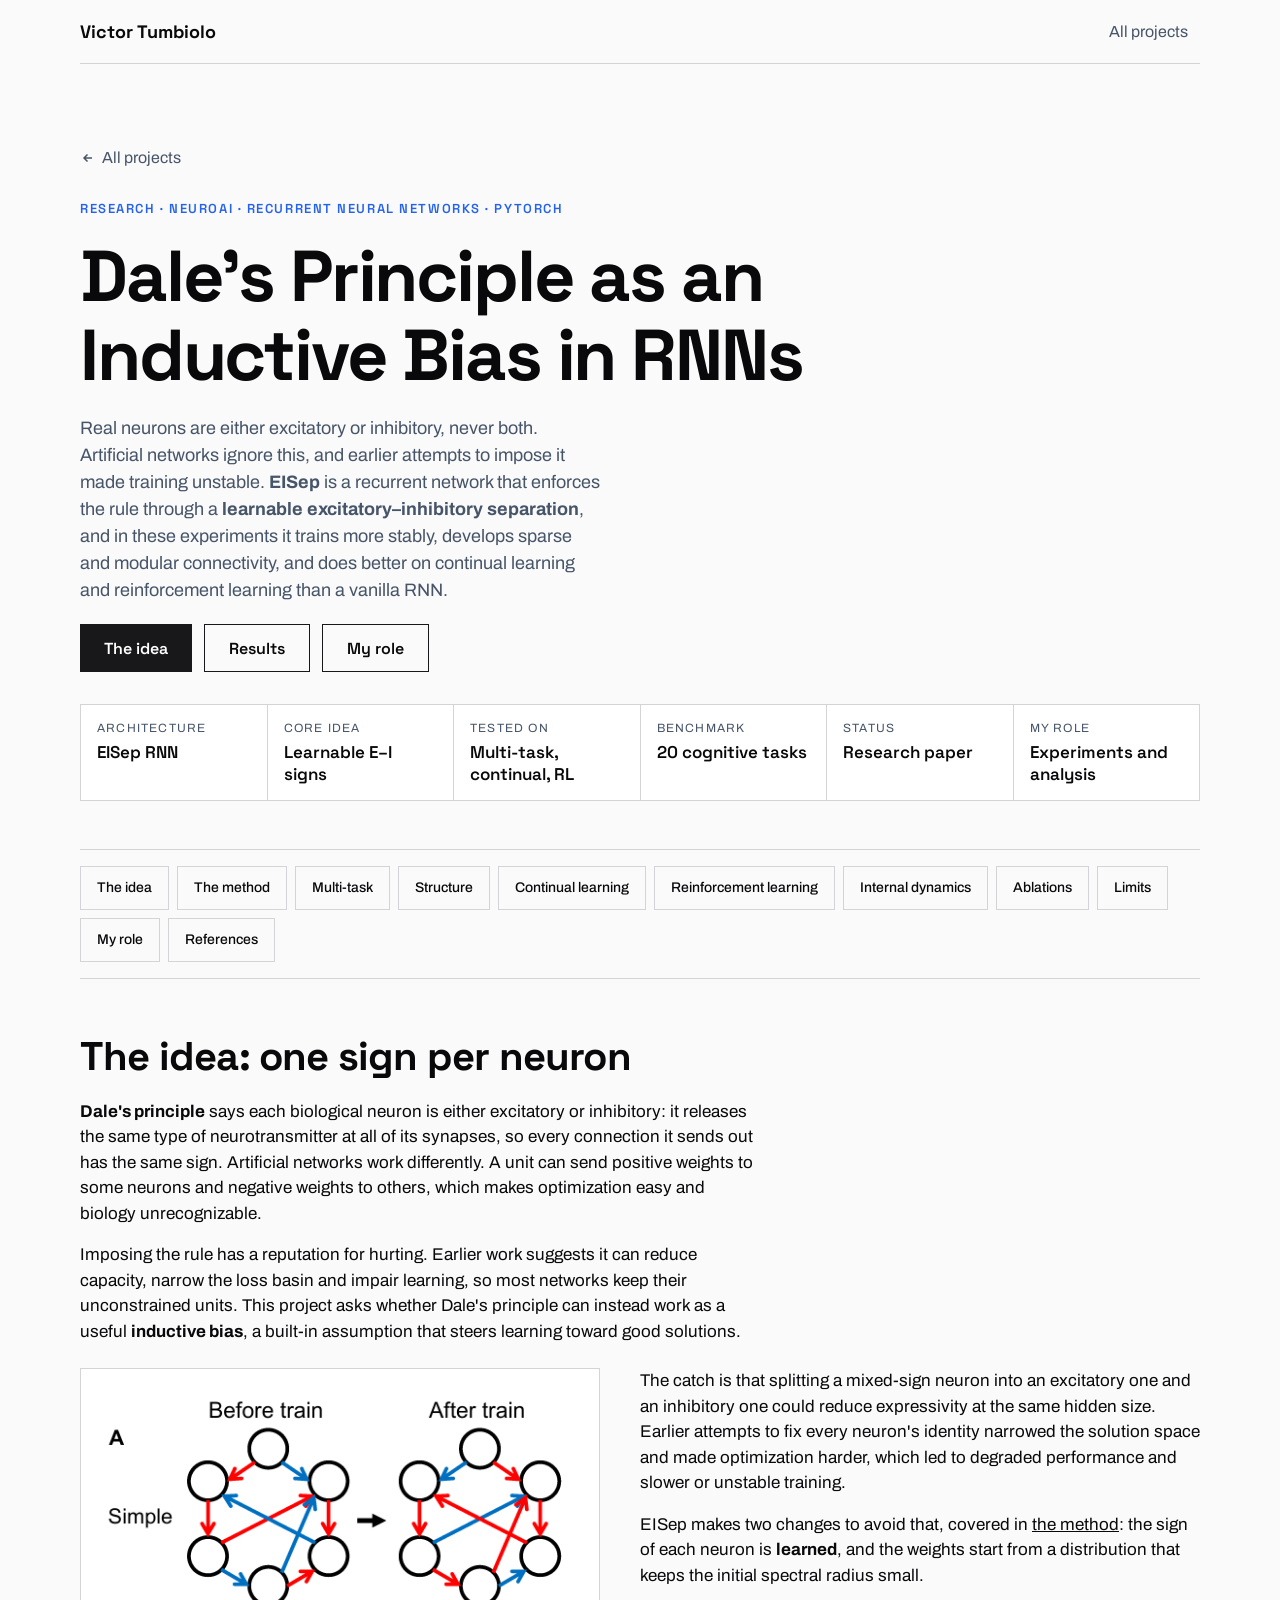
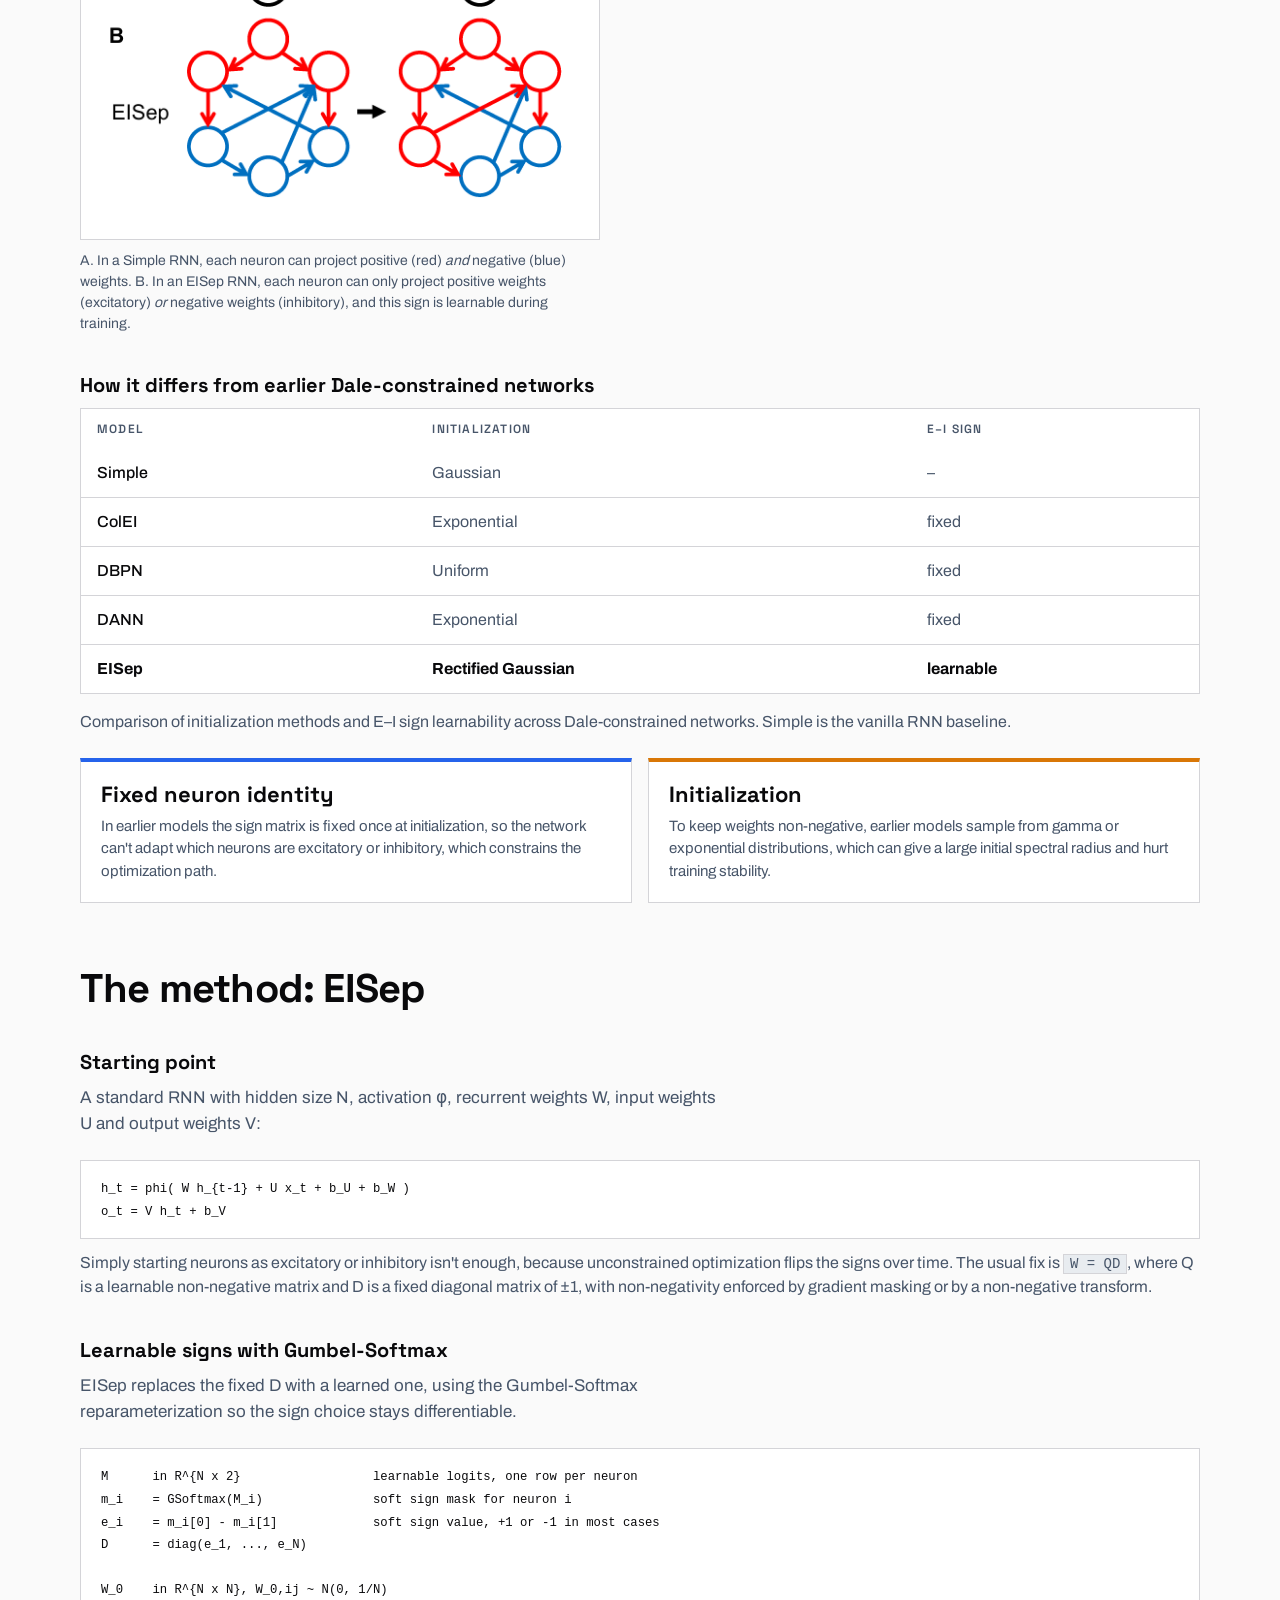
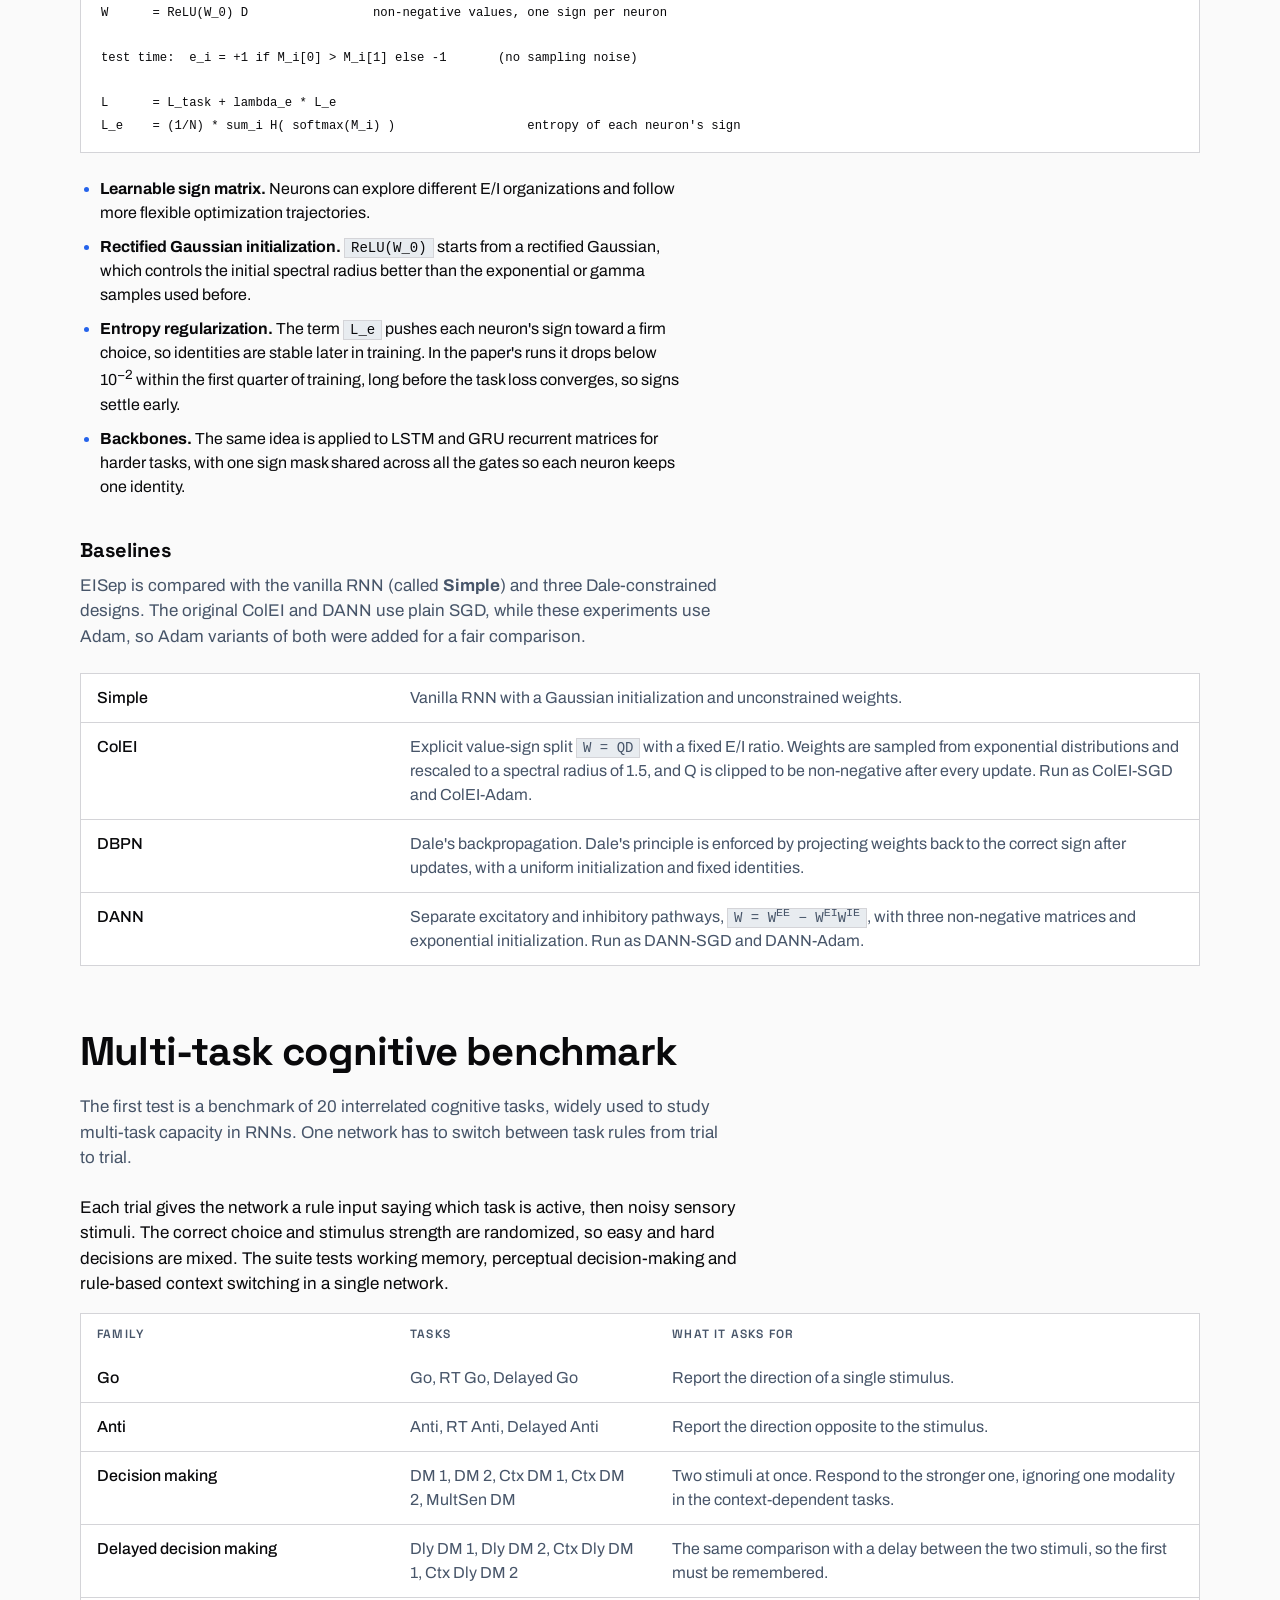
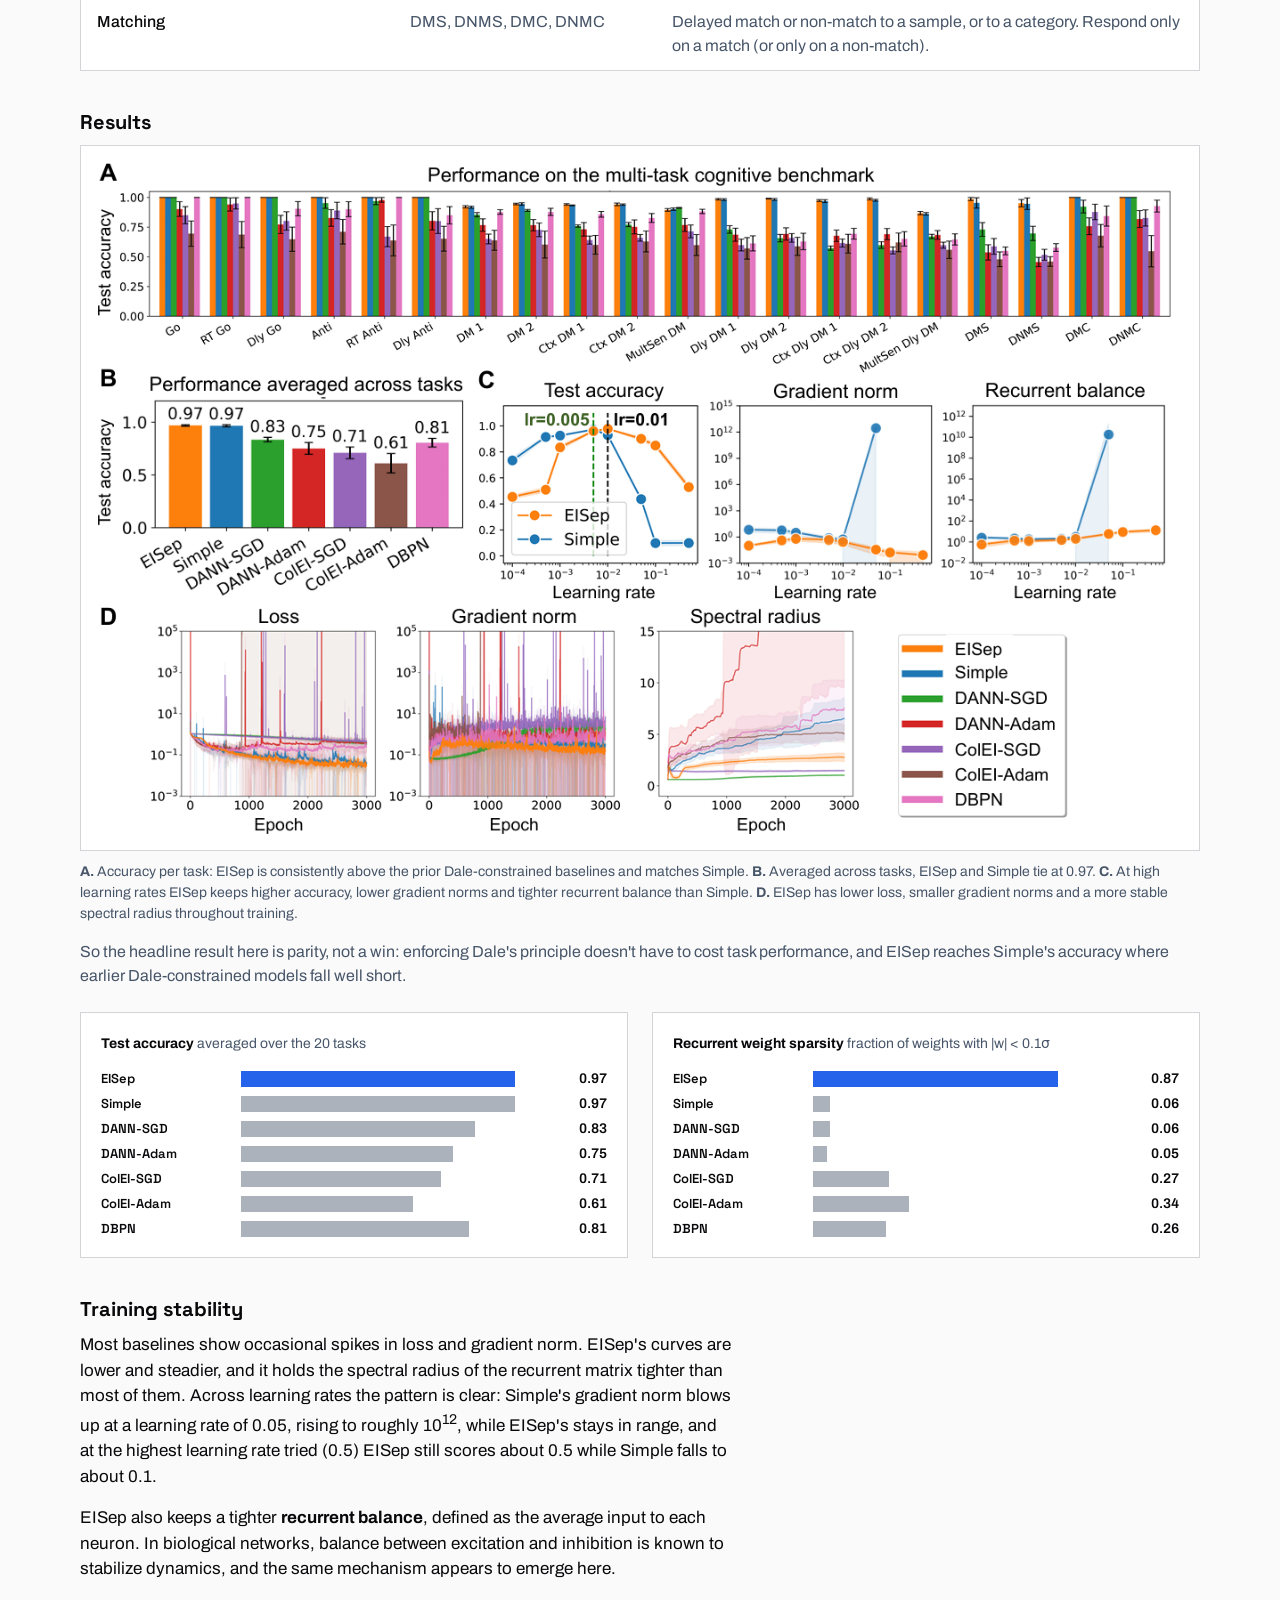
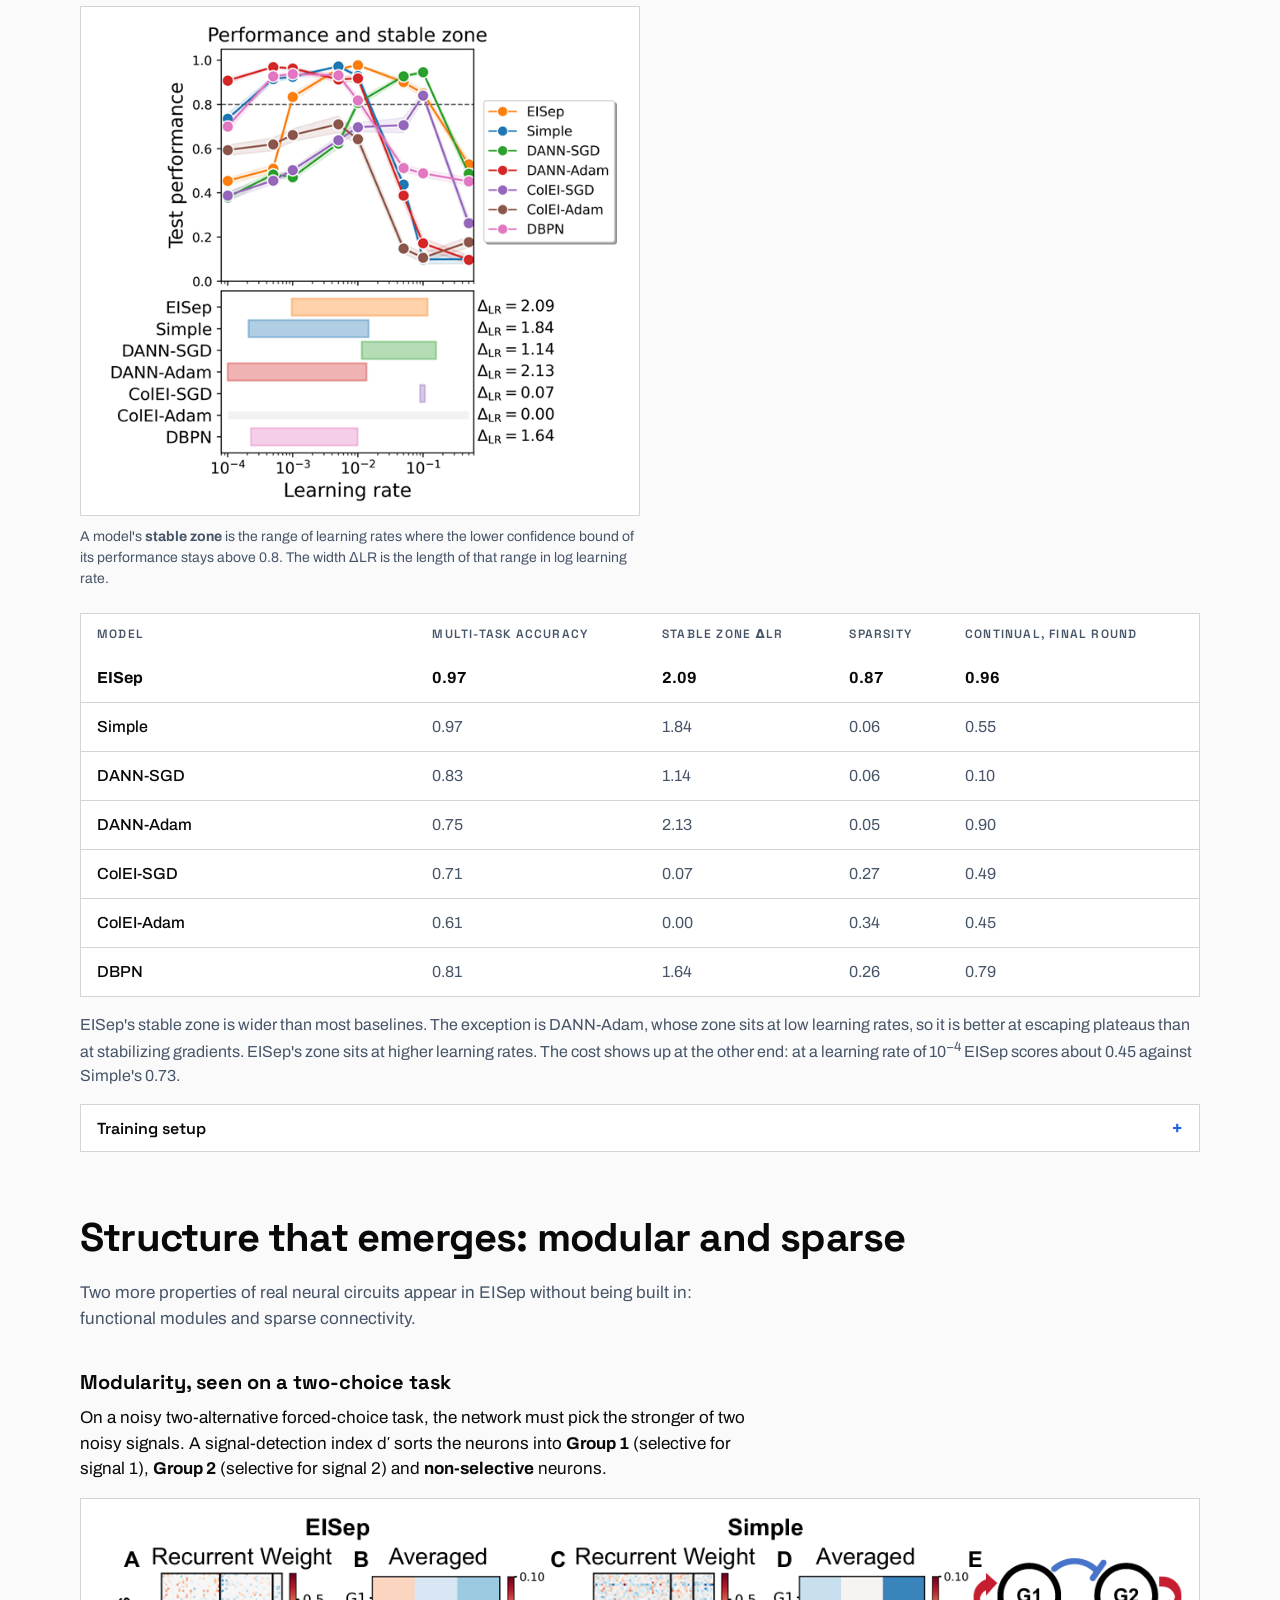
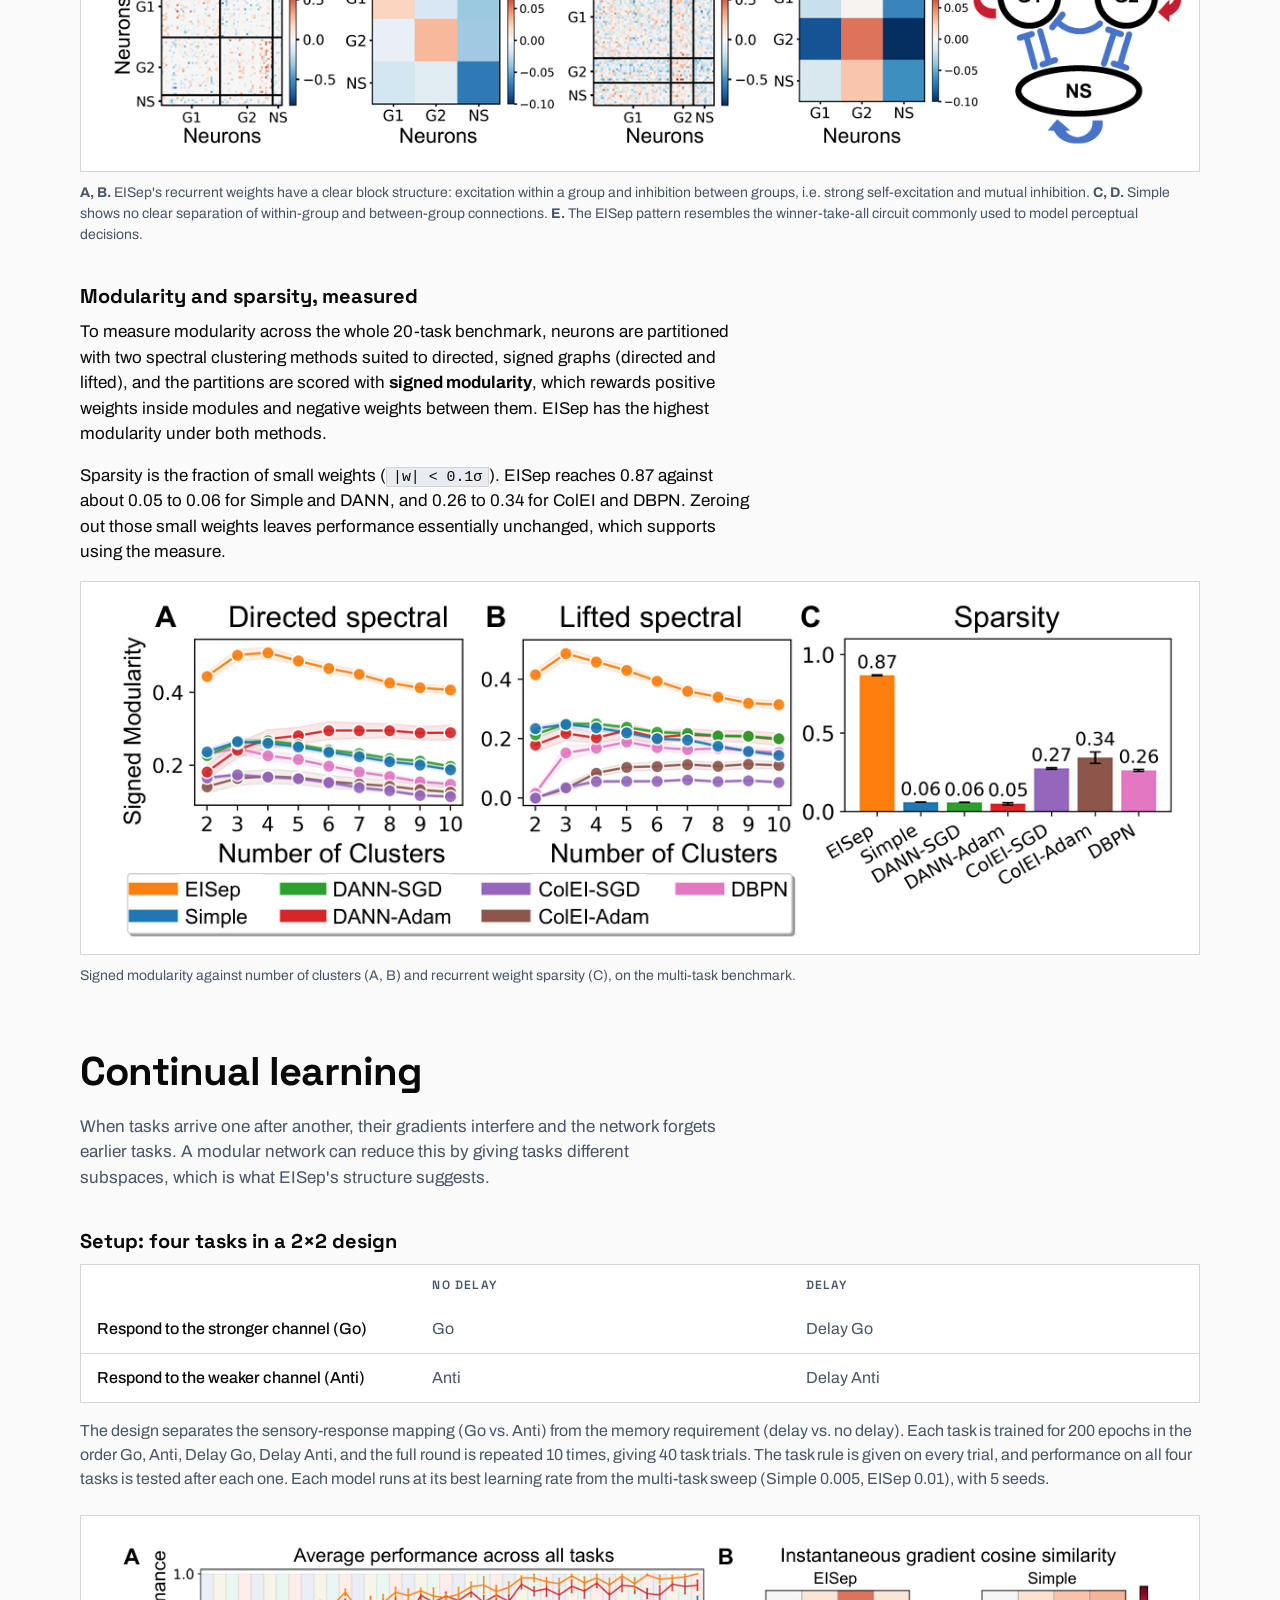
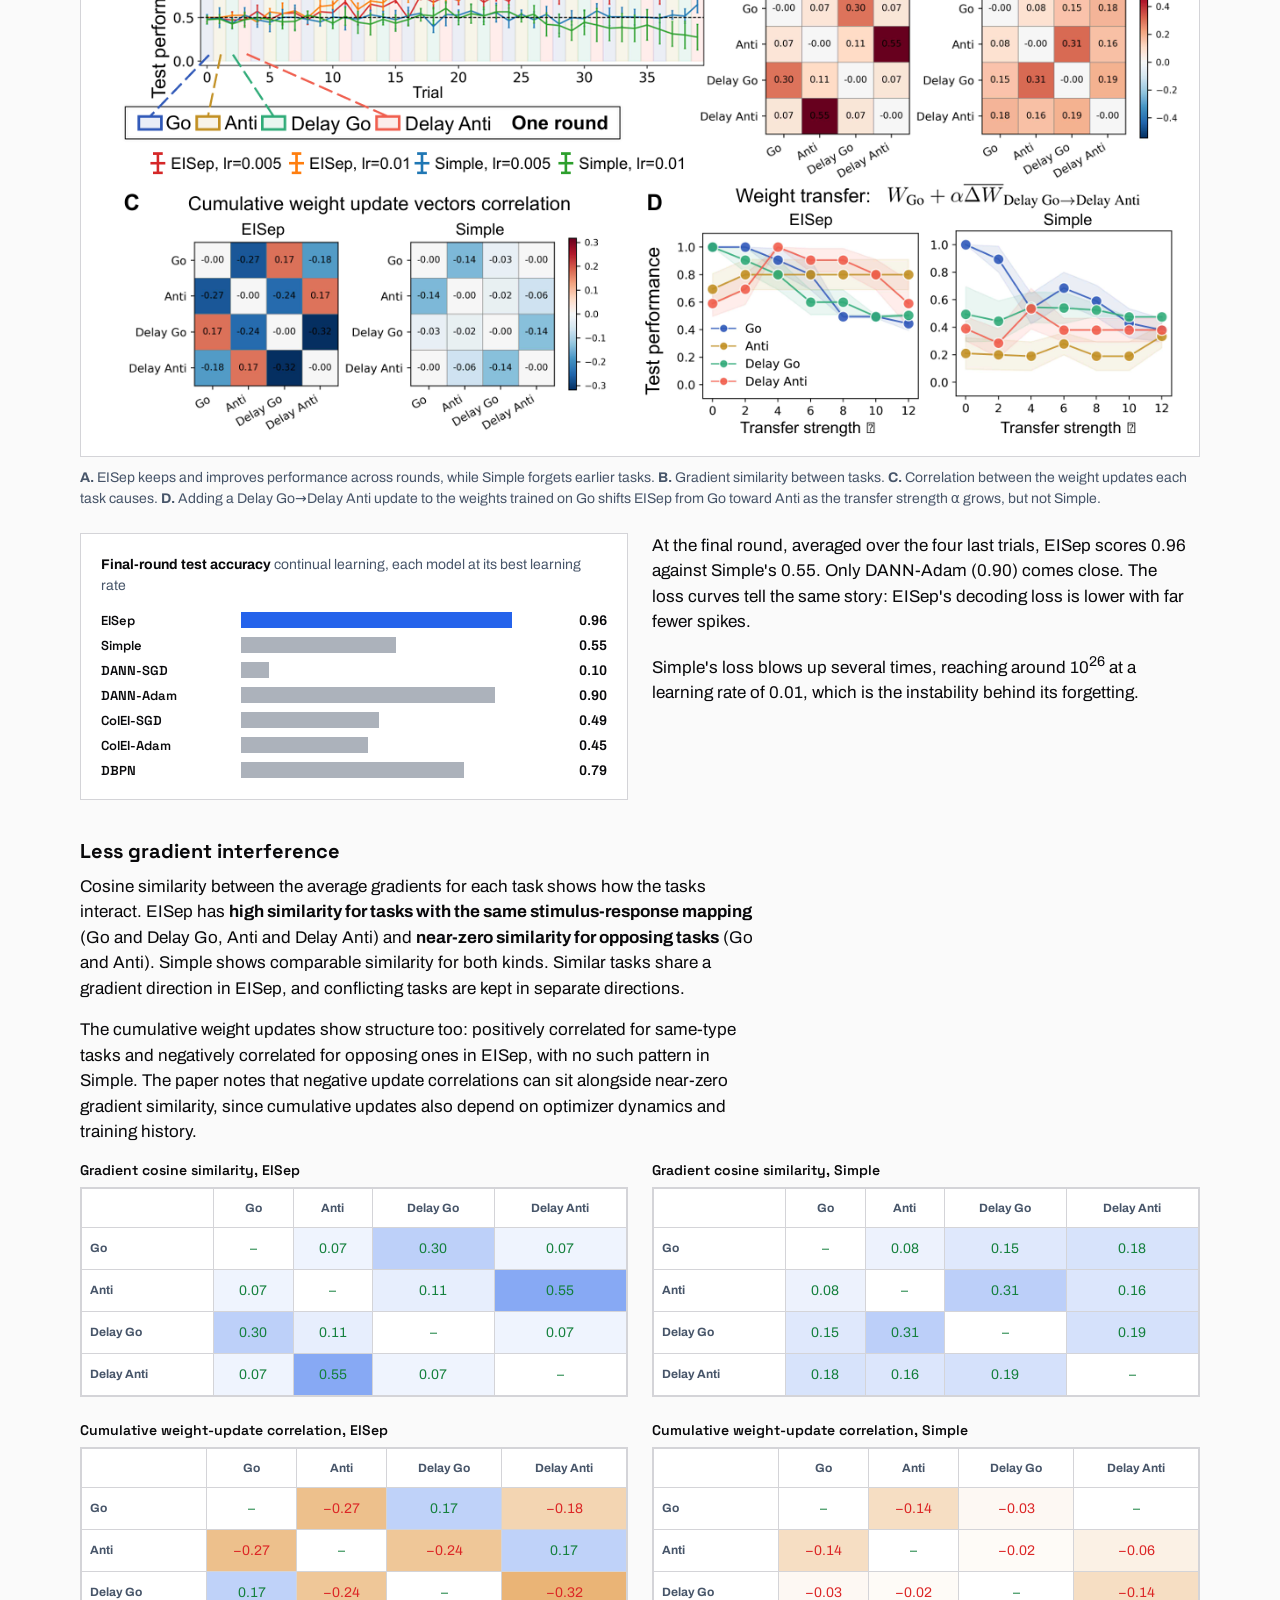
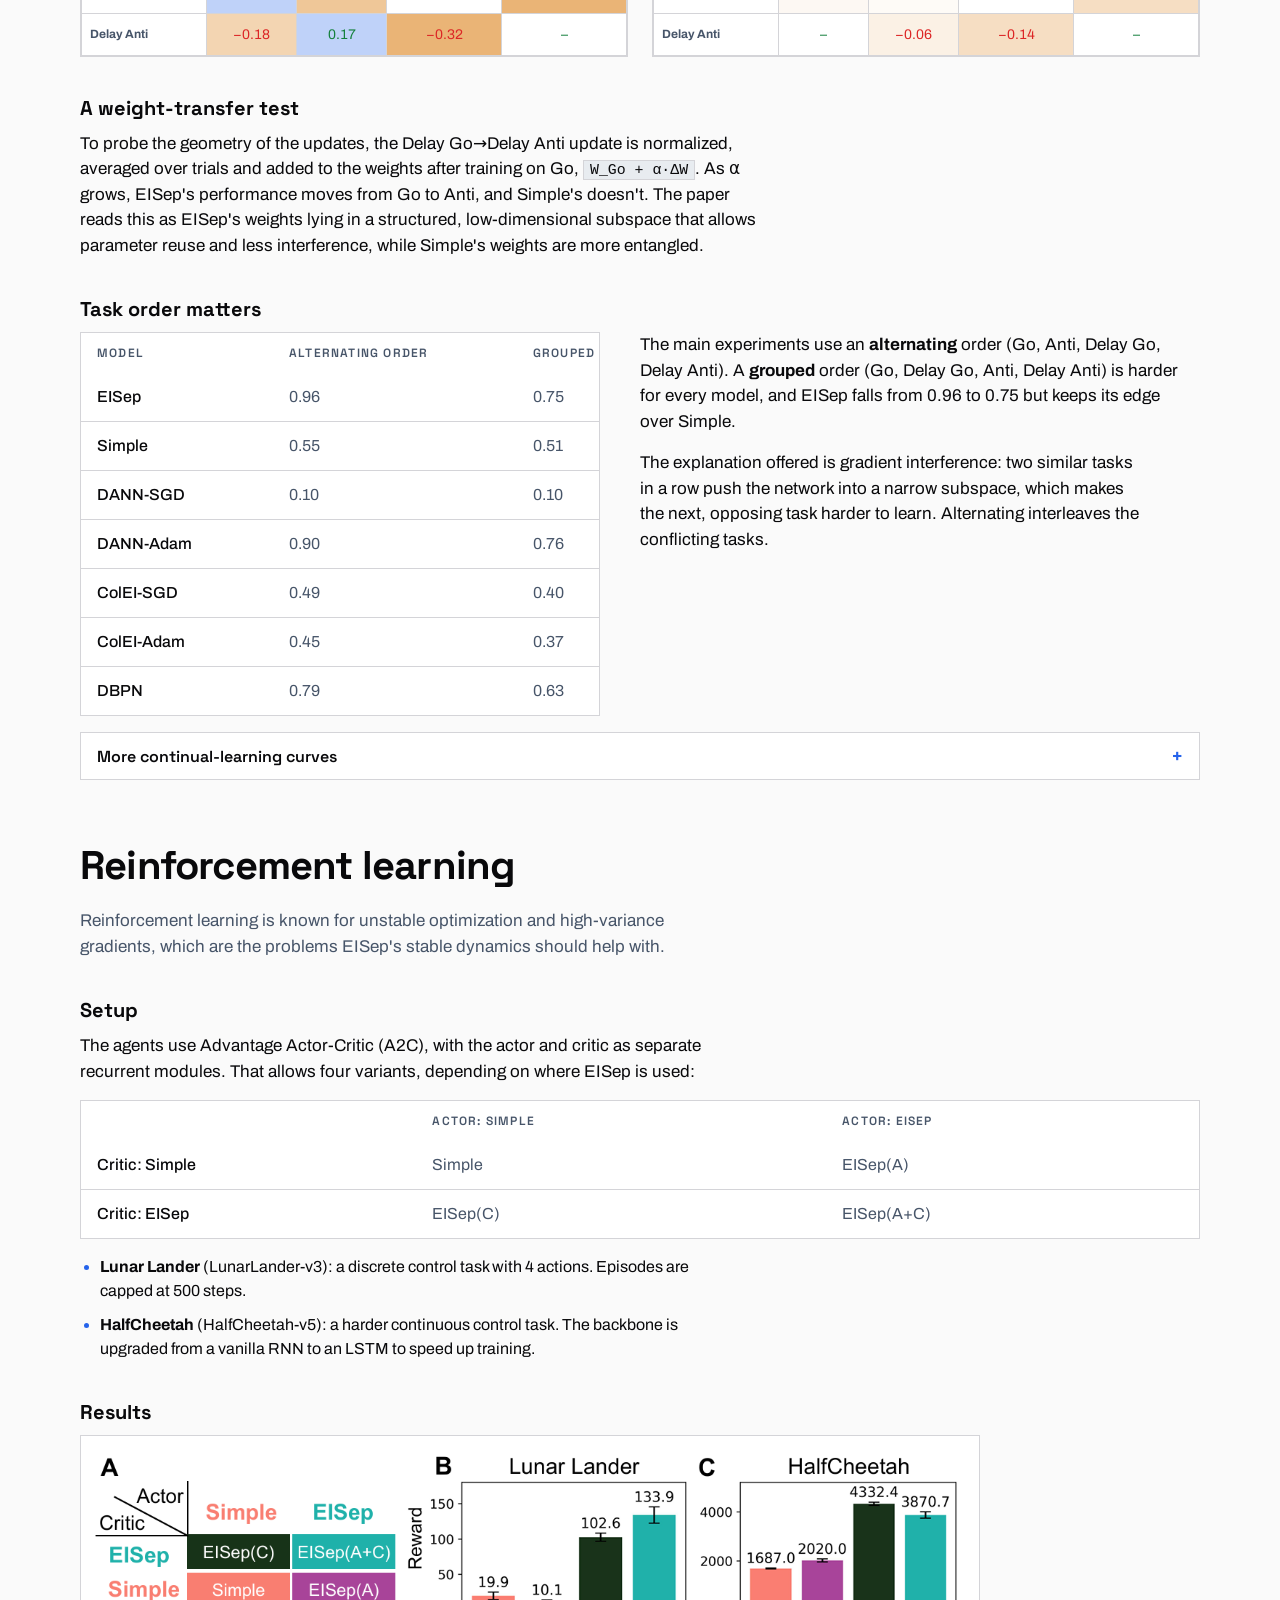
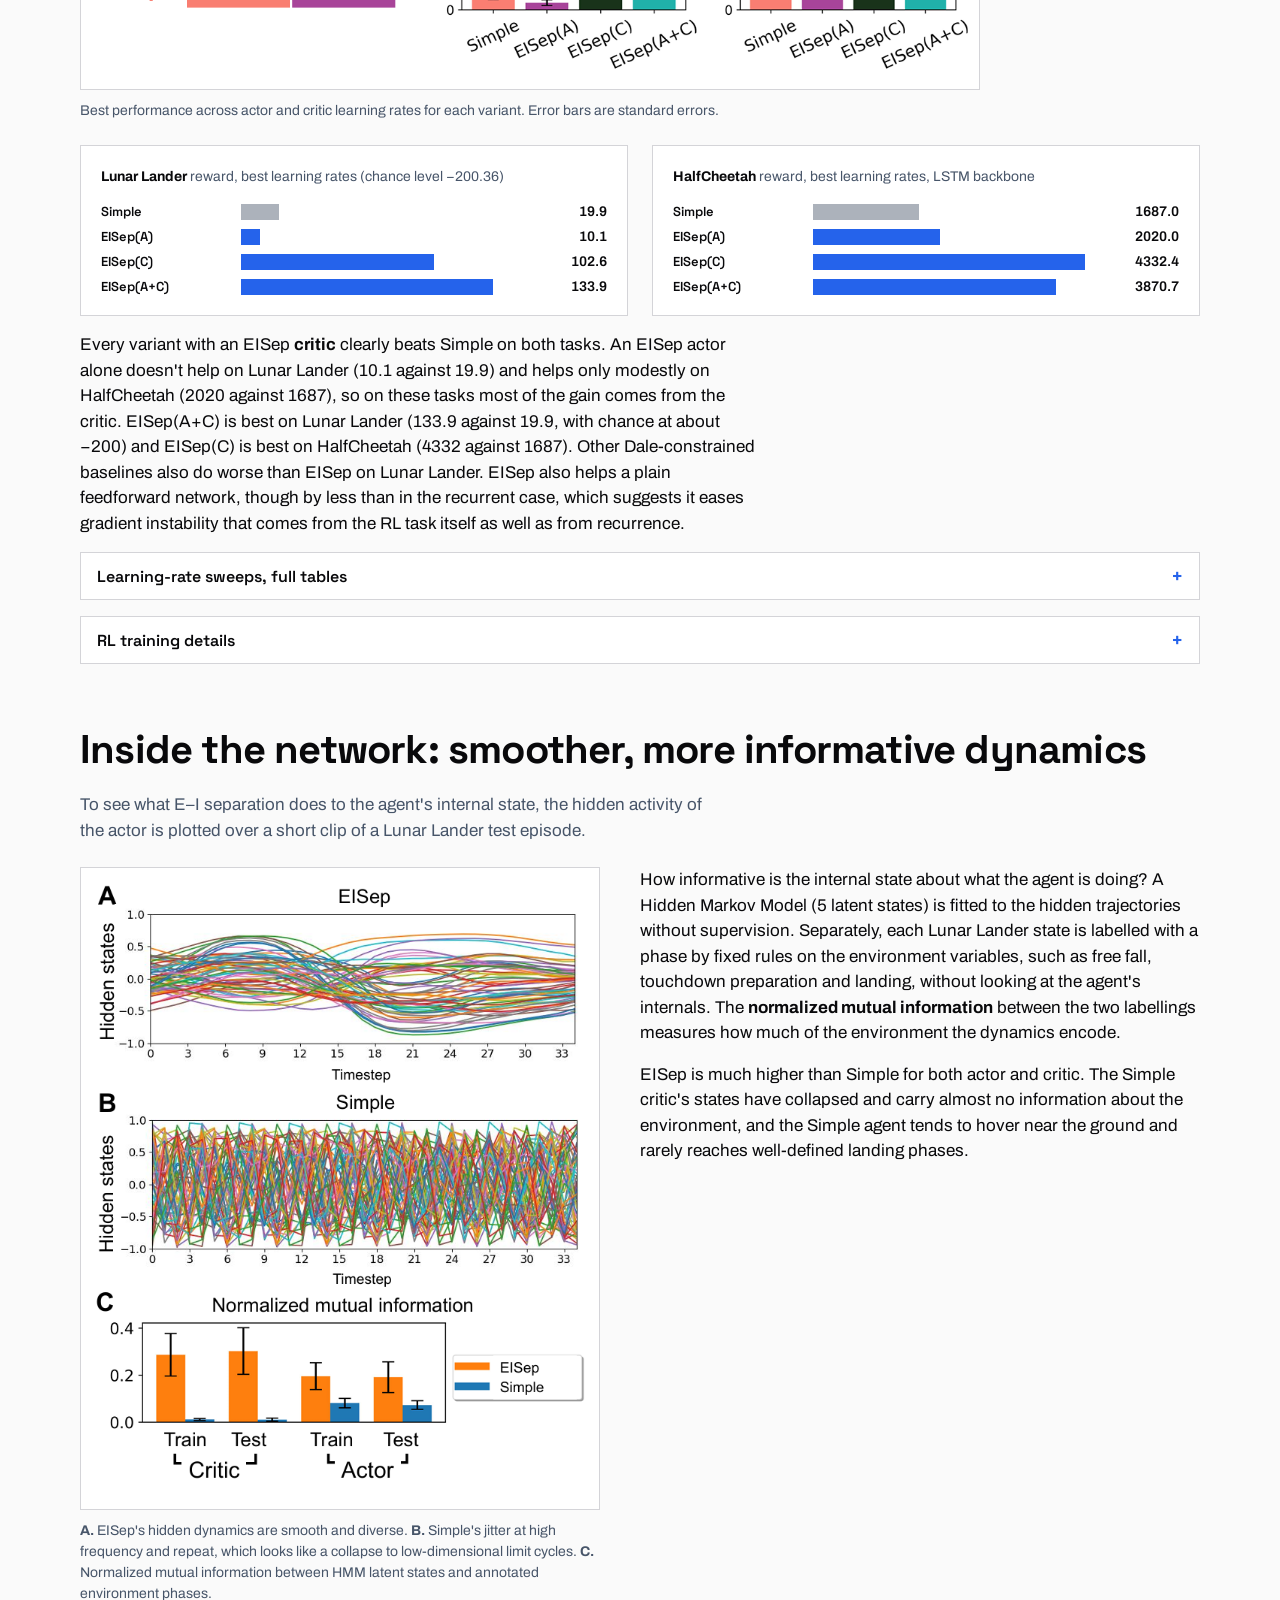
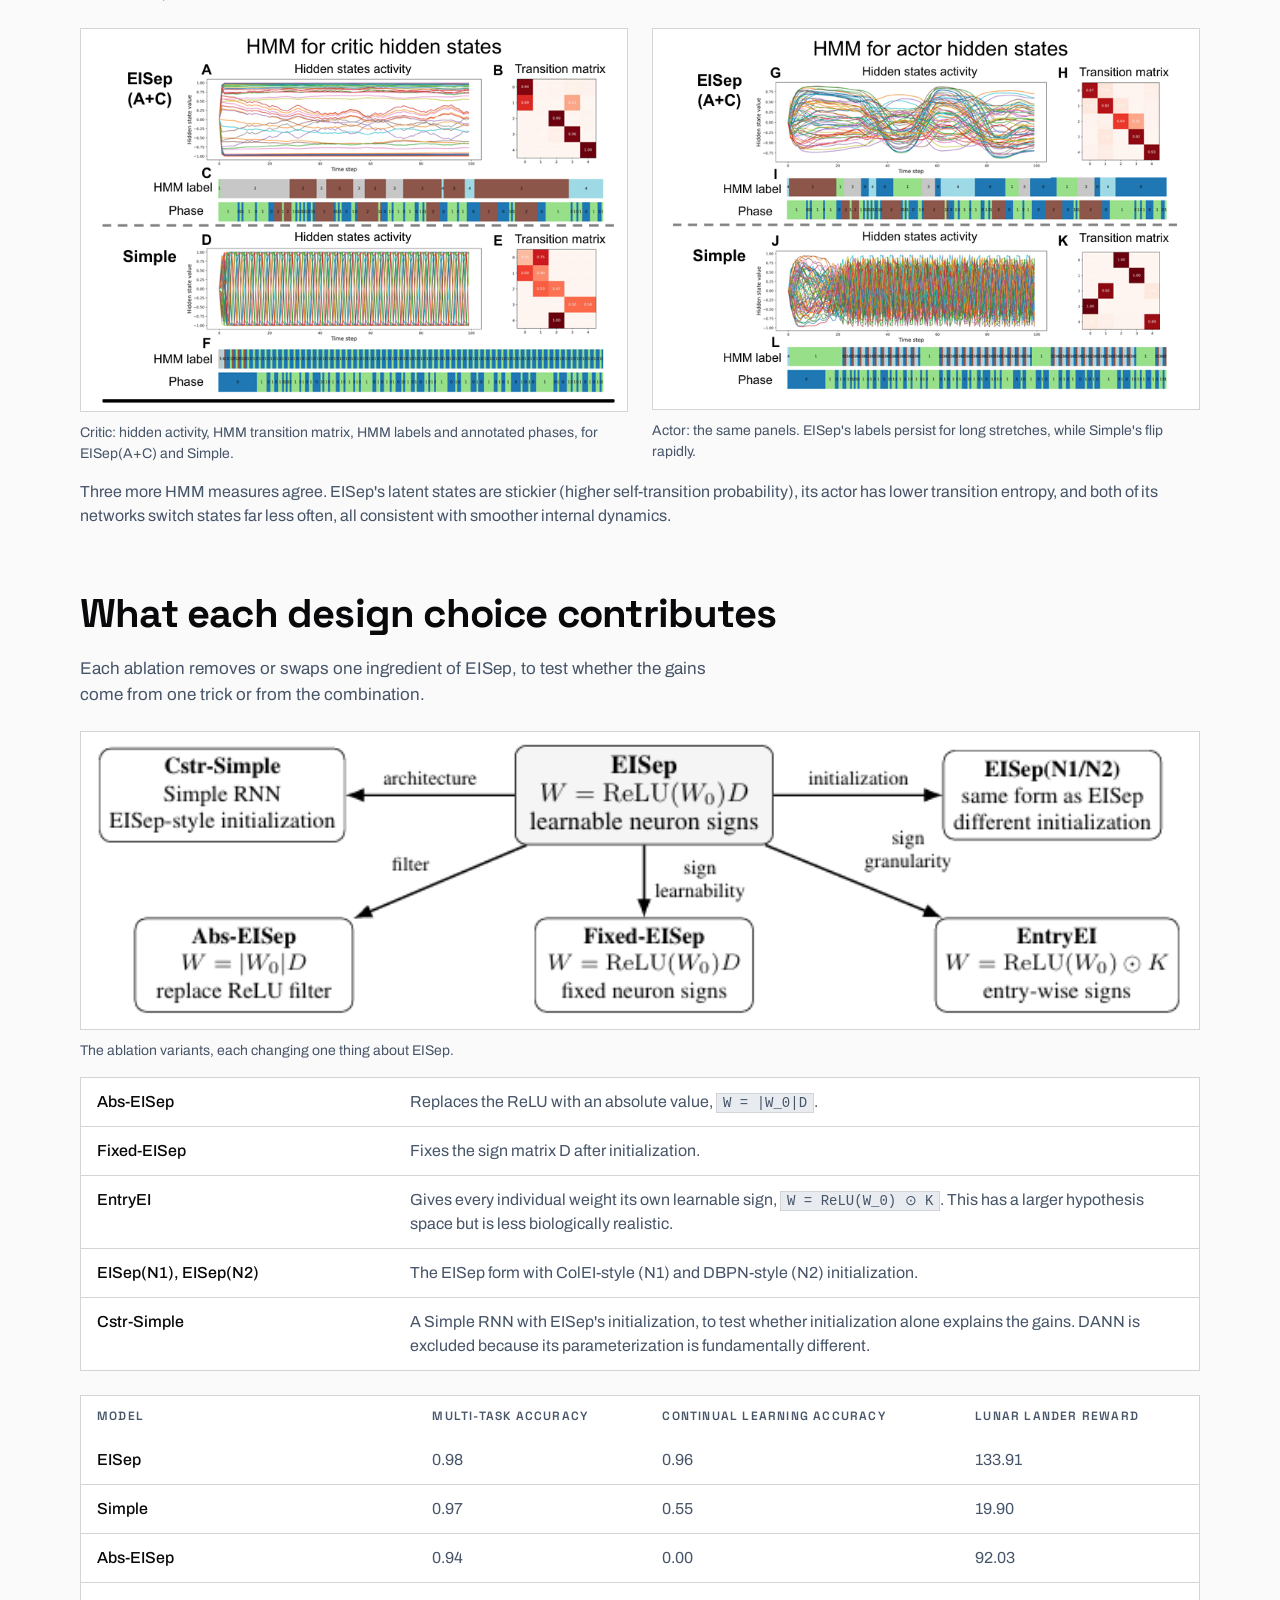
<file: eisep/index.html>
<!doctype html>
<html lang="en">
  <head>
    <meta charset="UTF-8" />
    <link rel="icon" type="image/svg+xml" href="/favicon.svg" />
    <meta name="viewport" content="width=device-width, initial-scale=1.0" />
    <meta name="color-scheme" content="light dark" />
    <meta
      name="description"
      content="EISep RNN: research on a recurrent network that enforces Dale's principle through a learnable excitatory-inhibitory separation, tested on multi-task, continual and reinforcement learning."
    />
    <title>EISep: Dale's Principle in RNNs</title>
    <script type="module" crossorigin src="/assets/eisep-BHcTkLTX.js"></script>
    <link rel="modulepreload" crossorigin href="/assets/projects-D6KBgP7A.js">
    <link rel="modulepreload" crossorigin href="/assets/project-page-YFq_ndGV.js">
    <link rel="stylesheet" crossorigin href="/assets/projects-BDO5pT66.css">
  </head>
  <body>
    <a class="skip" href="#idea">Skip to content</a>

    <header class="site-header">
      <a class="brand" href="/" data-profile-name>Home</a>
      <nav aria-label="Primary">
        <a href="/#work">All projects</a>
      </nav>
    </header>

    <main>
      <section class="project-hero" aria-labelledby="page-title">
        <a class="back" href="/#work">
          <svg viewBox="0 0 16 16" width="16" height="16" aria-hidden="true" focusable="false"><path d="M12 8H4M7.5 4.5L4 8l3.5 3.5" fill="none" stroke="currentColor" stroke-width="1.5" /></svg>
          All projects
        </a>
        <p class="eyebrow">Research &middot; NeuroAI &middot; Recurrent neural networks &middot; PyTorch</p>
        <h1 id="page-title">Dale's Principle as an Inductive Bias in RNNs</h1>
        <p class="lede">
          Real neurons are either excitatory or inhibitory, never both. Artificial networks ignore this, and earlier
          attempts to impose it made training unstable. <strong>EISep</strong> is a recurrent network that enforces
          the rule through a <strong>learnable excitatory&ndash;inhibitory separation</strong>, and in these experiments
          it trains more stably, develops sparse and modular connectivity, and does better on continual learning and
          reinforcement learning than a vanilla RNN.
        </p>
        <div class="actions">
          <a class="button" href="#idea">The idea</a>
          <a class="button secondary" href="#rl">Results</a>
          <a class="button secondary" href="#role">My role</a>
        </div>
        <dl class="facts">
          <div><dt>Architecture</dt><dd>EISep RNN</dd></div>
          <div><dt>Core idea</dt><dd>Learnable E&ndash;I signs</dd></div>
          <div><dt>Tested on</dt><dd>Multi-task, continual, RL</dd></div>
          <div><dt>Benchmark</dt><dd>20 cognitive tasks</dd></div>
          <div><dt>Status</dt><dd>Research paper</dd></div>
          <div><dt>My role</dt><dd>Experiments and analysis</dd></div>
        </dl>
      </section>

      <nav class="toc" aria-label="On this page">
        <a href="#idea">The idea</a>
        <a href="#method">The method</a>
        <a href="#multitask">Multi-task</a>
        <a href="#structure">Structure</a>
        <a href="#continual">Continual learning</a>
        <a href="#rl">Reinforcement learning</a>
        <a href="#dynamics">Internal dynamics</a>
        <a href="#ablations">Ablations</a>
        <a href="#limits">Limits</a>
        <a href="#role">My role</a>
        <a href="#references">References</a>
      </nav>

      <section id="idea" class="block" aria-labelledby="idea-title">
        <h2 id="idea-title">The idea: one sign per neuron</h2>
        <div class="prose">
          <p>
            <strong>Dale's principle</strong> says each biological neuron is either excitatory or inhibitory: it
            releases the same type of neurotransmitter at all of its synapses, so every connection it sends out has
            the same sign. Artificial networks work differently. A unit can send positive weights to some neurons and
            negative weights to others, which makes optimization easy and biology unrecognizable.
          </p>
          <p>
            Imposing the rule has a reputation for hurting. Earlier work suggests it can reduce capacity, narrow the
            loss basin and impair learning, so most networks keep their unconstrained units. This project asks
            whether Dale's principle can instead work as a useful <strong>inductive bias</strong>, a built-in
            assumption that steers learning toward good solutions.
          </p>
        </div>

        <div class="split wide-fig" style="margin-top: 24px">
          <figure class="chart">
            <div class="paper">
              <img src="/eisep/figures/dale_schematic.png" width="517" height="468" alt="Two rows of six-neuron networks, before and after training. In the Simple network each neuron sends both red and blue connections. In the EISep network each neuron sends only red or only blue connections, and which colour a neuron has can change during training." loading="lazy" />
            </div>
            <figcaption>A. In a Simple RNN, each neuron can project positive (red) <em>and</em> negative (blue) weights. B. In an EISep RNN, each neuron can only project positive weights (excitatory) <em>or</em> negative weights (inhibitory), and this sign is learnable during training.</figcaption>
          </figure>
          <div class="prose">
            <p>
              The catch is that splitting a mixed-sign neuron into an excitatory one and an inhibitory one could
              reduce expressivity at the same hidden size. Earlier attempts to fix every neuron's identity narrowed
              the solution space and made optimization harder, which led to degraded performance and slower or
              unstable training.
            </p>
            <p>
              EISep makes two changes to avoid that, covered in <a href="#method">the method</a>: the sign of each
              neuron is <strong>learned</strong>, and the weights start from a distribution that keeps the initial
              spectral radius small.
            </p>
          </div>
        </div>

        <h3 class="sub">How it differs from earlier Dale-constrained networks</h3>
        <div class="table-scroll" tabindex="0" role="region" aria-label="Comparison of Dale-constrained networks">
          <table class="data-table results">
            <thead><tr><th scope="col">Model</th><th scope="col">Initialization</th><th scope="col">E&ndash;I sign</th></tr></thead>
            <tbody>
              <tr><th scope="row">Simple</th><td>Gaussian</td><td>&ndash;</td></tr>
              <tr><th scope="row">ColEI</th><td>Exponential</td><td>fixed</td></tr>
              <tr><th scope="row">DBPN</th><td>Uniform</td><td>fixed</td></tr>
              <tr><th scope="row">DANN</th><td>Exponential</td><td>fixed</td></tr>
              <tr class="us"><th scope="row">EISep</th><td>Rectified Gaussian</td><td><strong>learnable</strong></td></tr>
            </tbody>
          </table>
        </div>
        <p class="note">
          Comparison of initialization methods and E&ndash;I sign learnability across Dale-constrained networks.
          Simple is the vanilla RNN baseline.
        </p>
        <ul class="ghost-grid" style="margin-top: 24px">
          <li class="ghost" style="--c: var(--accent)">
            <h3>Fixed neuron identity</h3>
            <p>In earlier models the sign matrix is fixed once at initialization, so the network can't adapt which neurons are excitatory or inhibitory, which constrains the optimization path.</p>
          </li>
          <li class="ghost" style="--c: var(--series-b)">
            <h3>Initialization</h3>
            <p>To keep weights non-negative, earlier models sample from gamma or exponential distributions, which can give a large initial spectral radius and hurt training stability.</p>
          </li>
        </ul>
      </section>

      <section id="method" class="block" aria-labelledby="method-title">
        <h2 id="method-title">The method: EISep</h2>
        <h3 class="sub">Starting point</h3>
        <p class="section-lede">A standard RNN with hidden size N, activation &phi;, recurrent weights W, input weights U and output weights V:</p>
        <pre class="codeblock" tabindex="0"><code>h_t = phi( W h_{t-1} + U x_t + b_U + b_W )
o_t = V h_t + b_V</code></pre>
        <p class="note" style="margin-top: 0">
          Simply starting neurons as excitatory or inhibitory isn't enough, because unconstrained optimization flips
          the signs over time. The usual fix is <code>W = QD</code>, where Q is a learnable non-negative matrix and D is
          a fixed diagonal matrix of &plusmn;1, with non-negativity enforced by gradient masking or by a non-negative
          transform.
        </p>

        <h3 class="sub">Learnable signs with Gumbel-Softmax</h3>
        <p class="section-lede">
          EISep replaces the fixed D with a learned one, using the Gumbel-Softmax reparameterization so the sign
          choice stays differentiable.
        </p>
        <pre class="codeblock" tabindex="0"><code>M      in R^{N x 2}                  learnable logits, one row per neuron
m_i    = GSoftmax(M_i)               soft sign mask for neuron i
e_i    = m_i[0] - m_i[1]             soft sign value, +1 or -1 in most cases
D      = diag(e_1, ..., e_N)

W_0    in R^{N x N}, W_0,ij ~ N(0, 1/N)
W      = ReLU(W_0) D                 non-negative values, one sign per neuron

test time:  e_i = +1 if M_i[0] &gt; M_i[1] else -1       (no sampling noise)

L      = L_task + lambda_e * L_e
L_e    = (1/N) * sum_i H( softmax(M_i) )                  entropy of each neuron's sign</code></pre>
        <ul class="bullets">
          <li><strong>Learnable sign matrix.</strong> Neurons can explore different E/I organizations and follow more flexible optimization trajectories.</li>
          <li><strong>Rectified Gaussian initialization.</strong> <code>ReLU(W_0)</code> starts from a rectified Gaussian, which controls the initial spectral radius better than the exponential or gamma samples used before.</li>
          <li><strong>Entropy regularization.</strong> The term <code>L_e</code> pushes each neuron's sign toward a firm choice, so identities are stable later in training. In the paper's runs it drops below 10<sup>&minus;2</sup> within the first quarter of training, long before the task loss converges, so signs settle early.</li>
          <li><strong>Backbones.</strong> The same idea is applied to LSTM and GRU recurrent matrices for harder tasks, with one sign mask shared across all the gates so each neuron keeps one identity.</li>
        </ul>

        <h3 class="sub">Baselines</h3>
        <p class="section-lede">
          EISep is compared with the vanilla RNN (called <strong>Simple</strong>) and three Dale-constrained designs. The
          original ColEI and DANN use plain SGD, while these experiments use Adam, so Adam variants of both were added
          for a fair comparison.
        </p>
        <div class="table-scroll" tabindex="0" role="region" aria-label="Baselines table">
          <table class="data-table files">
            <tbody>
              <tr><th scope="row">Simple</th><td>Vanilla RNN with a Gaussian initialization and unconstrained weights.</td></tr>
              <tr><th scope="row">ColEI</th><td>Explicit value-sign split <code>W = QD</code> with a fixed E/I ratio. Weights are sampled from exponential distributions and rescaled to a spectral radius of 1.5, and Q is clipped to be non-negative after every update. Run as ColEI-SGD and ColEI-Adam.</td></tr>
              <tr><th scope="row">DBPN</th><td>Dale's backpropagation. Dale's principle is enforced by projecting weights back to the correct sign after updates, with a uniform initialization and fixed identities.</td></tr>
              <tr><th scope="row">DANN</th><td>Separate excitatory and inhibitory pathways, <code>W = W<sup>EE</sup> &minus; W<sup>EI</sup>W<sup>IE</sup></code>, with three non-negative matrices and exponential initialization. Run as DANN-SGD and DANN-Adam.</td></tr>
            </tbody>
          </table>
        </div>
      </section>

      <section id="multitask" class="block" aria-labelledby="multitask-title">
        <h2 id="multitask-title">Multi-task cognitive benchmark</h2>
        <p class="section-lede">
          The first test is a benchmark of 20 interrelated cognitive tasks, widely used to study multi-task capacity in
          RNNs. One network has to switch between task rules from trial to trial.
        </p>
        <div class="prose">
          <p>
            Each trial gives the network a rule input saying which task is active, then noisy sensory stimuli. The
            correct choice and stimulus strength are randomized, so easy and hard decisions are mixed. The suite
            tests working memory, perceptual decision-making and rule-based context switching in a single network.
          </p>
        </div>
        <div class="table-scroll" tabindex="0" role="region" aria-label="Task families table" style="margin-top: 16px">
          <table class="data-table files">
            <thead><tr><th scope="col">Family</th><th scope="col">Tasks</th><th scope="col">What it asks for</th></tr></thead>
            <tbody>
              <tr><th scope="row">Go</th><td>Go, RT Go, Delayed Go</td><td>Report the direction of a single stimulus.</td></tr>
              <tr><th scope="row">Anti</th><td>Anti, RT Anti, Delayed Anti</td><td>Report the direction opposite to the stimulus.</td></tr>
              <tr><th scope="row">Decision making</th><td>DM 1, DM 2, Ctx DM 1, Ctx DM 2, MultSen DM</td><td>Two stimuli at once. Respond to the stronger one, ignoring one modality in the context-dependent tasks.</td></tr>
              <tr><th scope="row">Delayed decision making</th><td>Dly DM 1, Dly DM 2, Ctx Dly DM 1, Ctx Dly DM 2</td><td>The same comparison with a delay between the two stimuli, so the first must be remembered.</td></tr>
              <tr><th scope="row">Matching</th><td>DMS, DNMS, DMC, DNMC</td><td>Delayed match or non-match to a sample, or to a category. Respond only on a match (or only on a non-match).</td></tr>
            </tbody>
          </table>
        </div>

        <h3 class="sub">Results</h3>
        <figure class="chart" style="margin-top: 0">
          <div class="paper">
            <img src="/eisep/figures/multitask_benchmark.png" width="1237" height="773" alt="Four panels. A: test accuracy for each of the 20 tasks for seven models. B: average accuracy, 0.97 for EISep and Simple and lower for the others. C: test accuracy, gradient norm and recurrent balance against learning rate for EISep and Simple. D: loss, gradient norm and spectral radius over training for all seven models." loading="lazy" />
          </div>
          <figcaption>
            <strong>A.</strong> Accuracy per task: EISep is consistently above the prior Dale-constrained baselines and
            matches Simple. <strong>B.</strong> Averaged across tasks, EISep and Simple tie at 0.97.
            <strong>C.</strong> At high learning rates EISep keeps higher accuracy, lower gradient norms and tighter
            recurrent balance than Simple. <strong>D.</strong> EISep has lower loss, smaller gradient norms and a more
            stable spectral radius throughout training.
          </figcaption>
        </figure>
        <p class="note">
          So the headline result here is parity, not a win: enforcing Dale's principle doesn't have to cost task
          performance, and EISep reaches Simple's accuracy where earlier Dale-constrained models fall well short.
        </p>

        <div class="charts" style="margin-top: 24px">
          <figure class="hbars"><figcaption><strong>Test accuracy</strong> averaged over the 20 tasks</figcaption>
          <div class="hrow ei"><span class="name">EISep</span><span class="track"><i style="--v: 97.0%"></i></span><b>0.97</b></div>
          <div class="hrow"><span class="name">Simple</span><span class="track"><i style="--v: 97.0%"></i></span><b>0.97</b></div>
          <div class="hrow"><span class="name">DANN-SGD</span><span class="track"><i style="--v: 83.0%"></i></span><b>0.83</b></div>
          <div class="hrow"><span class="name">DANN-Adam</span><span class="track"><i style="--v: 75.0%"></i></span><b>0.75</b></div>
          <div class="hrow"><span class="name">ColEI-SGD</span><span class="track"><i style="--v: 71.0%"></i></span><b>0.71</b></div>
          <div class="hrow"><span class="name">ColEI-Adam</span><span class="track"><i style="--v: 61.0%"></i></span><b>0.61</b></div>
          <div class="hrow"><span class="name">DBPN</span><span class="track"><i style="--v: 81.0%"></i></span><b>0.81</b></div>
          </figure>
          <figure class="hbars"><figcaption><strong>Recurrent weight sparsity</strong> fraction of weights with |w| &lt; 0.1&sigma;</figcaption>
          <div class="hrow ei"><span class="name">EISep</span><span class="track"><i style="--v: 87.0%"></i></span><b>0.87</b></div>
          <div class="hrow"><span class="name">Simple</span><span class="track"><i style="--v: 6.0%"></i></span><b>0.06</b></div>
          <div class="hrow"><span class="name">DANN-SGD</span><span class="track"><i style="--v: 6.0%"></i></span><b>0.06</b></div>
          <div class="hrow"><span class="name">DANN-Adam</span><span class="track"><i style="--v: 5.0%"></i></span><b>0.05</b></div>
          <div class="hrow"><span class="name">ColEI-SGD</span><span class="track"><i style="--v: 27.0%"></i></span><b>0.27</b></div>
          <div class="hrow"><span class="name">ColEI-Adam</span><span class="track"><i style="--v: 34.0%"></i></span><b>0.34</b></div>
          <div class="hrow"><span class="name">DBPN</span><span class="track"><i style="--v: 26.0%"></i></span><b>0.26</b></div>
          </figure>
        </div>

        <h3 class="sub">Training stability</h3>
        <div class="prose">
          <p>
            Most baselines show occasional spikes in loss and gradient norm. EISep's curves are lower and steadier,
            and it holds the spectral radius of the recurrent matrix tighter than most of them. Across learning rates
            the pattern is clear: Simple's gradient norm blows up at a learning rate of 0.05, rising to roughly
            10<sup>12</sup>, while EISep's stays in range, and at the highest learning rate tried (0.5) EISep still
            scores about 0.5 while Simple falls to about 0.1.
          </p>
          <p>
            EISep also keeps a tighter <strong>recurrent balance</strong>, defined as the average input to each neuron.
            In biological networks, balance between excitation and inhibition is known to stabilize dynamics, and the
            same mechanism appears to emerge here.
          </p>
        </div>

        <figure class="chart" style="margin-top: 24px; max-width: 560px">
          <div class="paper">
            <img src="/eisep/figures/stable_zones.png" width="657" height="597" alt="Top: test performance against learning rate for seven models with a dashed line at 0.8. Bottom: horizontal bars showing each model's stable learning-rate range and its width." loading="lazy" />
          </div>
          <figcaption>
            A model's <strong>stable zone</strong> is the range of learning rates where the lower confidence bound of its
            performance stays above 0.8. The width &Delta;LR is the length of that range in log learning rate.
          </figcaption>
        </figure>

        <div class="table-scroll" tabindex="0" role="region" aria-label="Summary of baselines on the multi-task and continual benchmarks" style="margin-top: 24px">
          <table class="data-table results">
            <thead>
              <tr><th scope="col">Model</th><th scope="col">Multi-task accuracy</th><th scope="col">Stable zone &Delta;LR</th><th scope="col">Sparsity</th><th scope="col">Continual, final round</th></tr>
            </thead>
            <tbody>
              <tr class="us"><th scope="row">EISep</th><td>0.97</td><td>2.09</td><td>0.87</td><td>0.96</td></tr>
<tr><th scope="row">Simple</th><td>0.97</td><td>1.84</td><td>0.06</td><td>0.55</td></tr>
<tr><th scope="row">DANN-SGD</th><td>0.83</td><td>1.14</td><td>0.06</td><td>0.10</td></tr>
<tr><th scope="row">DANN-Adam</th><td>0.75</td><td>2.13</td><td>0.05</td><td>0.90</td></tr>
<tr><th scope="row">ColEI-SGD</th><td>0.71</td><td>0.07</td><td>0.27</td><td>0.49</td></tr>
<tr><th scope="row">ColEI-Adam</th><td>0.61</td><td>0.00</td><td>0.34</td><td>0.45</td></tr>
<tr><th scope="row">DBPN</th><td>0.81</td><td>1.64</td><td>0.26</td><td>0.79</td></tr>
            </tbody>
          </table>
        </div>
        <p class="note">
          EISep's stable zone is wider than most baselines. The exception is DANN-Adam, whose zone sits at low learning
          rates, so it is better at escaping plateaus than at stabilizing gradients. EISep's zone sits at higher
          learning rates. The cost shows up at the other end: at a learning rate of 10<sup>&minus;4</sup> EISep scores
          about 0.45 against Simple's 0.73.
        </p>

        <details class="fold">
          <summary>Training setup</summary>
          <div>
            <ul class="bullets tight" style="margin-top: 0">
              <li>All recurrent networks use 64 hidden units and are trained with backpropagation through time.</li>
              <li>Softplus activation, Adam optimizer, cross-entropy loss, batch size 32, sequence length 100, 3000 epochs.</li>
              <li>Gumbel-Softmax temperature 0.1, with no annealing. Entropy-loss coefficient &lambda;<sub>e</sub> = 1.</li>
              <li>Input and output weights use orthogonal initialization. The E&ndash;I logit matrix starts at N(0, 1/N).</li>
              <li>10 random seeds for the main comparison, and 5 seeds for the learning-rate sweep over 10<sup>&minus;4</sup> to 0.5 (8 values). Error bars are standard errors across seeds.</li>
              <li>Experiments ran on a single consumer laptop GPU (RTX 4060, 8&nbsp;GB). About 12 minutes per multi-task run, and tens of GPU-hours in total including tuning and ablations.</li>
            </ul>
          </div>
        </details>
      </section>

      <section id="structure" class="block" aria-labelledby="structure-title">
        <h2 id="structure-title">Structure that emerges: modular and sparse</h2>
        <p class="section-lede">
          Two more properties of real neural circuits appear in EISep without being built in: functional modules and
          sparse connectivity.
        </p>

        <h3 class="sub">Modularity, seen on a two-choice task</h3>
        <div class="prose">
          <p>
            On a noisy two-alternative forced-choice task, the network must pick the stronger of two noisy signals. A
            signal-detection index d&prime; sorts the neurons into <strong>Group 1</strong> (selective for signal 1),
            <strong>Group 2</strong> (selective for signal 2) and <strong>non-selective</strong> neurons.
          </p>
        </div>
        <figure class="chart" style="margin-top: 16px">
          <div class="paper">
            <img src="/eisep/figures/two_afc.png" width="1247" height="290" alt="Recurrent weight matrices for EISep and Simple sorted into groups G1, G2 and non-selective, with block averages and a winner-take-all circuit diagram. EISep shows clear blocks, Simple does not." loading="lazy" />
          </div>
          <figcaption>
            <strong>A, B.</strong> EISep's recurrent weights have a clear block structure: excitation within a group and
            inhibition between groups, i.e. strong self-excitation and mutual inhibition. <strong>C, D.</strong> Simple
            shows no clear separation of within-group and between-group connections. <strong>E.</strong> The EISep
            pattern resembles the winner-take-all circuit commonly used to model perceptual decisions.
          </figcaption>
        </figure>

        <h3 class="sub">Modularity and sparsity, measured</h3>
        <div class="prose">
          <p>
            To measure modularity across the whole 20-task benchmark, neurons are partitioned with two spectral
            clustering methods suited to directed, signed graphs (directed and lifted), and the partitions are scored
            with <strong>signed modularity</strong>, which rewards positive weights inside modules and negative weights
            between them. EISep has the highest modularity under both methods.
          </p>
          <p>
            Sparsity is the fraction of small weights (<code>|w| &lt; 0.1&sigma;</code>). EISep reaches 0.87 against about
            0.05 to 0.06 for Simple and DANN, and 0.26 to 0.34 for ColEI and DBPN. Zeroing out those small weights
            leaves performance essentially unchanged, which supports using the measure.
          </p>
        </div>
        <figure class="chart" style="margin-top: 16px">
          <div class="paper">
            <img src="/eisep/figures/modularity_sparsity.png" width="1133" height="366" alt="Signed modularity against number of clusters for seven models under directed and lifted spectral clustering, where EISep is highest, and a bar chart of sparsity where EISep is 0.87 and the others are between 0.05 and 0.34." loading="lazy" />
          </div>
          <figcaption>Signed modularity against number of clusters (A, B) and recurrent weight sparsity (C), on the multi-task benchmark.</figcaption>
        </figure>
      </section>

      <section id="continual" class="block" aria-labelledby="continual-title">
        <h2 id="continual-title">Continual learning</h2>
        <p class="section-lede">
          When tasks arrive one after another, their gradients interfere and the network forgets earlier tasks. A
          modular network can reduce this by giving tasks different subspaces, which is what EISep's structure
          suggests.
        </p>
        <h3 class="sub">Setup: four tasks in a 2&times;2 design</h3>
        <div class="table-scroll" tabindex="0" role="region" aria-label="Continual learning task design table">
          <table class="data-table results">
            <thead><tr><th scope="col"></th><th scope="col">No delay</th><th scope="col">Delay</th></tr></thead>
            <tbody>
              <tr><th scope="row">Respond to the stronger channel (Go)</th><td>Go</td><td>Delay Go</td></tr>
              <tr><th scope="row">Respond to the weaker channel (Anti)</th><td>Anti</td><td>Delay Anti</td></tr>
            </tbody>
          </table>
        </div>
        <p class="note">
          The design separates the sensory-response mapping (Go vs. Anti) from the memory requirement (delay vs. no
          delay). Each task is trained for 200 epochs in the order Go, Anti, Delay Go, Delay Anti, and the full round is
          repeated 10 times, giving 40 task trials. The task rule is given on every trial, and performance on all four
          tasks is tested after each one. Each model runs at its best learning rate from the multi-task sweep (Simple
          0.005, EISep 0.01), with 5 seeds.
        </p>

        <figure class="chart" style="margin-top: 24px">
          <div class="paper">
            <img src="/eisep/figures/continual_learning.png" width="1256" height="597" alt="Four panels. A: average performance over 40 trials for EISep and Simple at two learning rates, with EISep rising and Simple staying near or below 0.5. B: gradient cosine similarity matrices. C: weight-update correlation matrices. D: performance as transfer strength grows." loading="lazy" />
          </div>
          <figcaption>
            <strong>A.</strong> EISep keeps and improves performance across rounds, while Simple forgets earlier tasks.
            <strong>B.</strong> Gradient similarity between tasks. <strong>C.</strong> Correlation between the weight updates each
            task causes. <strong>D.</strong> Adding a Delay Go&rarr;Delay Anti update to the weights trained on Go shifts
            EISep from Go toward Anti as the transfer strength &alpha; grows, but not Simple.
          </figcaption>
        </figure>

        <div class="charts" style="margin-top: 24px">
          <figure class="hbars"><figcaption><strong>Final-round test accuracy</strong> continual learning, each model at its best learning rate</figcaption>
          <div class="hrow ei"><span class="name">EISep</span><span class="track"><i style="--v: 96.0%"></i></span><b>0.96</b></div>
          <div class="hrow"><span class="name">Simple</span><span class="track"><i style="--v: 55.0%"></i></span><b>0.55</b></div>
          <div class="hrow"><span class="name">DANN-SGD</span><span class="track"><i style="--v: 10.0%"></i></span><b>0.10</b></div>
          <div class="hrow"><span class="name">DANN-Adam</span><span class="track"><i style="--v: 90.0%"></i></span><b>0.90</b></div>
          <div class="hrow"><span class="name">ColEI-SGD</span><span class="track"><i style="--v: 49.0%"></i></span><b>0.49</b></div>
          <div class="hrow"><span class="name">ColEI-Adam</span><span class="track"><i style="--v: 45.0%"></i></span><b>0.45</b></div>
          <div class="hrow"><span class="name">DBPN</span><span class="track"><i style="--v: 79.0%"></i></span><b>0.79</b></div>
          </figure>
          <div class="prose">
            <p>
              At the final round, averaged over the four last trials, EISep scores 0.96 against Simple's 0.55. Only
              DANN-Adam (0.90) comes close. The loss curves tell the same story: EISep's decoding loss is lower with far
              fewer spikes.
            </p>
            <p>
              Simple's loss blows up several times, reaching around 10<sup>26</sup> at a learning rate of 0.01, which is
              the instability behind its forgetting.
            </p>
          </div>
        </div>

        <h3 class="sub">Less gradient interference</h3>
        <div class="prose">
          <p>
            Cosine similarity between the average gradients for each task shows how the tasks interact. EISep has
            <strong>high similarity for tasks with the same stimulus-response mapping</strong> (Go and Delay Go, Anti and
            Delay Anti) and <strong>near-zero similarity for opposing tasks</strong> (Go and Anti). Simple shows
            comparable similarity for both kinds. Similar tasks share a gradient direction in EISep, and conflicting
            tasks are kept in separate directions.
          </p>
          <p>
            The cumulative weight updates show structure too: positively correlated for same-type tasks and negatively
            correlated for opposing ones in EISep, with no such pattern in Simple. The paper notes that negative update
            correlations can sit alongside near-zero gradient similarity, since cumulative updates also depend on
            optimizer dynamics and training history.
          </p>
        </div>
        <div class="heats" style="margin-top: 16px">
          <div class="heatwrap"><p class="heat-title">Gradient cosine similarity, EISep</p><div class="table-scroll" tabindex="0" role="region" aria-label="Gradient cosine similarity, EISep"><table class="heat"><thead><tr><th></th><th scope="col">Go</th><th scope="col">Anti</th><th scope="col">Delay Go</th><th scope="col">Delay Anti</th></tr></thead><tbody><tr><th scope="row">Go</th><td class="pos" style="--a: 0.00">&ndash;</td><td class="pos" style="--a: 0.13">0.07</td><td class="pos" style="--a: 0.55">0.30</td><td class="pos" style="--a: 0.13">0.07</td></tr><tr><th scope="row">Anti</th><td class="pos" style="--a: 0.13">0.07</td><td class="pos" style="--a: 0.00">&ndash;</td><td class="pos" style="--a: 0.20">0.11</td><td class="pos" style="--a: 1.00">0.55</td></tr><tr><th scope="row">Delay Go</th><td class="pos" style="--a: 0.55">0.30</td><td class="pos" style="--a: 0.20">0.11</td><td class="pos" style="--a: 0.00">&ndash;</td><td class="pos" style="--a: 0.13">0.07</td></tr><tr><th scope="row">Delay Anti</th><td class="pos" style="--a: 0.13">0.07</td><td class="pos" style="--a: 1.00">0.55</td><td class="pos" style="--a: 0.13">0.07</td><td class="pos" style="--a: 0.00">&ndash;</td></tr></tbody></table></div></div><div class="heatwrap"><p class="heat-title">Gradient cosine similarity, Simple</p><div class="table-scroll" tabindex="0" role="region" aria-label="Gradient cosine similarity, Simple"><table class="heat"><thead><tr><th></th><th scope="col">Go</th><th scope="col">Anti</th><th scope="col">Delay Go</th><th scope="col">Delay Anti</th></tr></thead><tbody><tr><th scope="row">Go</th><td class="pos" style="--a: 0.00">&ndash;</td><td class="pos" style="--a: 0.15">0.08</td><td class="pos" style="--a: 0.27">0.15</td><td class="pos" style="--a: 0.33">0.18</td></tr><tr><th scope="row">Anti</th><td class="pos" style="--a: 0.15">0.08</td><td class="pos" style="--a: 0.00">&ndash;</td><td class="pos" style="--a: 0.56">0.31</td><td class="pos" style="--a: 0.29">0.16</td></tr><tr><th scope="row">Delay Go</th><td class="pos" style="--a: 0.27">0.15</td><td class="pos" style="--a: 0.56">0.31</td><td class="pos" style="--a: 0.00">&ndash;</td><td class="pos" style="--a: 0.35">0.19</td></tr><tr><th scope="row">Delay Anti</th><td class="pos" style="--a: 0.33">0.18</td><td class="pos" style="--a: 0.29">0.16</td><td class="pos" style="--a: 0.35">0.19</td><td class="pos" style="--a: 0.00">&ndash;</td></tr></tbody></table></div></div><div class="heatwrap"><p class="heat-title">Cumulative weight-update correlation, EISep</p><div class="table-scroll" tabindex="0" role="region" aria-label="Cumulative weight-update correlation, EISep"><table class="heat"><thead><tr><th></th><th scope="col">Go</th><th scope="col">Anti</th><th scope="col">Delay Go</th><th scope="col">Delay Anti</th></tr></thead><tbody><tr><th scope="row">Go</th><td class="pos" style="--a: 0.00">&ndash;</td><td class="neg" style="--a: 0.84">&minus;0.27</td><td class="pos" style="--a: 0.53">0.17</td><td class="neg" style="--a: 0.56">&minus;0.18</td></tr><tr><th scope="row">Anti</th><td class="neg" style="--a: 0.84">&minus;0.27</td><td class="pos" style="--a: 0.00">&ndash;</td><td class="neg" style="--a: 0.75">&minus;0.24</td><td class="pos" style="--a: 0.53">0.17</td></tr><tr><th scope="row">Delay Go</th><td class="pos" style="--a: 0.53">0.17</td><td class="neg" style="--a: 0.75">&minus;0.24</td><td class="pos" style="--a: 0.00">&ndash;</td><td class="neg" style="--a: 1.00">&minus;0.32</td></tr><tr><th scope="row">Delay Anti</th><td class="neg" style="--a: 0.56">&minus;0.18</td><td class="pos" style="--a: 0.53">0.17</td><td class="neg" style="--a: 1.00">&minus;0.32</td><td class="pos" style="--a: 0.00">&ndash;</td></tr></tbody></table></div></div><div class="heatwrap"><p class="heat-title">Cumulative weight-update correlation, Simple</p><div class="table-scroll" tabindex="0" role="region" aria-label="Cumulative weight-update correlation, Simple"><table class="heat"><thead><tr><th></th><th scope="col">Go</th><th scope="col">Anti</th><th scope="col">Delay Go</th><th scope="col">Delay Anti</th></tr></thead><tbody><tr><th scope="row">Go</th><td class="pos" style="--a: 0.00">&ndash;</td><td class="neg" style="--a: 0.44">&minus;0.14</td><td class="neg" style="--a: 0.09">&minus;0.03</td><td class="pos" style="--a: 0.00">&ndash;</td></tr><tr><th scope="row">Anti</th><td class="neg" style="--a: 0.44">&minus;0.14</td><td class="pos" style="--a: 0.00">&ndash;</td><td class="neg" style="--a: 0.06">&minus;0.02</td><td class="neg" style="--a: 0.19">&minus;0.06</td></tr><tr><th scope="row">Delay Go</th><td class="neg" style="--a: 0.09">&minus;0.03</td><td class="neg" style="--a: 0.06">&minus;0.02</td><td class="pos" style="--a: 0.00">&ndash;</td><td class="neg" style="--a: 0.44">&minus;0.14</td></tr><tr><th scope="row">Delay Anti</th><td class="pos" style="--a: 0.00">&ndash;</td><td class="neg" style="--a: 0.19">&minus;0.06</td><td class="neg" style="--a: 0.44">&minus;0.14</td><td class="pos" style="--a: 0.00">&ndash;</td></tr></tbody></table></div></div>
        </div>

        <h3 class="sub">A weight-transfer test</h3>
        <div class="prose">
          <p>
            To probe the geometry of the updates, the Delay Go&rarr;Delay Anti update is normalized, averaged over trials
            and added to the weights after training on Go, <code>W_Go + &alpha;&middot;&Delta;W</code>. As &alpha; grows,
            EISep's performance moves from Go to Anti, and Simple's doesn't. The paper reads this as EISep's weights
            lying in a structured, low-dimensional subspace that allows parameter reuse and less interference, while
            Simple's weights are more entangled.
          </p>
        </div>

        <h3 class="sub">Task order matters</h3>
        <div class="split wide-fig" style="margin-top: 0">
          <div class="table-scroll" tabindex="0" role="region" aria-label="Training order table">
            <table class="data-table results">
              <thead><tr><th scope="col">Model</th><th scope="col">Alternating order</th><th scope="col">Grouped order</th></tr></thead>
              <tbody>
                <tr><th scope="row">EISep</th><td>0.96</td><td>0.75</td></tr>
<tr><th scope="row">Simple</th><td>0.55</td><td>0.51</td></tr>
<tr><th scope="row">DANN-SGD</th><td>0.10</td><td>0.10</td></tr>
<tr><th scope="row">DANN-Adam</th><td>0.90</td><td>0.76</td></tr>
<tr><th scope="row">ColEI-SGD</th><td>0.49</td><td>0.40</td></tr>
<tr><th scope="row">ColEI-Adam</th><td>0.45</td><td>0.37</td></tr>
<tr><th scope="row">DBPN</th><td>0.79</td><td>0.63</td></tr>
              </tbody>
            </table>
          </div>
          <div class="prose">
            <p>
              The main experiments use an <strong>alternating</strong> order (Go, Anti, Delay Go, Delay Anti). A
              <strong>grouped</strong> order (Go, Delay Go, Anti, Delay Anti) is harder for every model, and EISep falls
              from 0.96 to 0.75 but keeps its edge over Simple.
            </p>
            <p>
              The explanation offered is gradient interference: two similar tasks in a row push the network into a narrow
              subspace, which makes the next, opposing task harder to learn. Alternating interleaves the conflicting
              tasks.
            </p>
          </div>
        </div>

        <details class="fold">
          <summary>More continual-learning curves</summary>
          <div>
            <div class="charts">
              <figure class="chart">
                <div class="paper"><img src="/eisep/figures/continual_curves.png" width="926" height="442" alt="Per-task training curves for EISep and Simple at learning rates 0.005 and 0.01 across 40 trials, and the average across tasks." loading="lazy" /></div>
                <figcaption>Per-task test performance for EISep and Simple at two learning rates.</figcaption>
              </figure>
              <figure class="chart">
                <div class="paper"><img src="/eisep/figures/continual_loss.png" width="658" height="742" alt="Decoding loss over 8000 epochs. EISep stays low. Simple at learning rates 0.005 and 0.01 has large loss blow-ups." loading="lazy" /></div>
                <figcaption>Decoding loss over training. Note the log scale: Simple's spikes span many orders of magnitude.</figcaption>
              </figure>
            </div>
            <figure class="chart" style="margin-top: 24px">
              <div class="paper"><img src="/eisep/figures/continual_baselines.png" width="946" height="916" alt="Training curves for seven models at their best learning rates, a bar chart of final-round performance, and a plot of sparsity across trials." loading="lazy" /></div>
              <figcaption>All seven models at their best learning rates (A&ndash;H), final-round performance (I) and sparsity across trials (J).</figcaption>
            </figure>
          </div>
        </details>
      </section>

      <section id="rl" class="block" aria-labelledby="rl-title">
        <h2 id="rl-title">Reinforcement learning</h2>
        <p class="section-lede">
          Reinforcement learning is known for unstable optimization and high-variance gradients, which are the problems
          EISep's stable dynamics should help with.
        </p>

        <h3 class="sub">Setup</h3>
        <div class="prose">
          <p>
            The agents use Advantage Actor-Critic (A2C), with the actor and critic as separate recurrent modules. That
            allows four variants, depending on where EISep is used:
          </p>
        </div>
        <div class="table-scroll" tabindex="0" role="region" aria-label="Actor-critic variants table" style="margin-top: 16px">
          <table class="data-table results">
            <thead><tr><th scope="col"></th><th scope="col">Actor: Simple</th><th scope="col">Actor: EISep</th></tr></thead>
            <tbody>
              <tr><th scope="row">Critic: Simple</th><td>Simple</td><td>EISep(A)</td></tr>
              <tr><th scope="row">Critic: EISep</th><td>EISep(C)</td><td>EISep(A+C)</td></tr>
            </tbody>
          </table>
        </div>
        <ul class="bullets" style="margin-top: 16px">
          <li><strong>Lunar Lander</strong> (LunarLander-v3): a discrete control task with 4 actions. Episodes are capped at 500 steps.</li>
          <li><strong>HalfCheetah</strong> (HalfCheetah-v5): a harder continuous control task. The backbone is upgraded from a vanilla RNN to an LSTM to speed up training.</li>
        </ul>

        <h3 class="sub">Results</h3>
        <figure class="chart" style="margin-top: 0; max-width: 900px">
          <div class="paper">
            <img src="/eisep/figures/rl_results.png" width="1215" height="326" alt="A: a table of the four actor-critic variants. B: Lunar Lander rewards, 19.9 for Simple, 10.1 for EISep(A), 102.6 for EISep(C) and 133.9 for EISep(A+C). C: HalfCheetah rewards, 1687.0, 2020.0, 4332.4 and 3870.7." loading="lazy" />
          </div>
          <figcaption>Best performance across actor and critic learning rates for each variant. Error bars are standard errors.</figcaption>
        </figure>
        <div class="charts" style="margin-top: 24px">
          <figure class="hbars"><figcaption><strong>Lunar Lander</strong> reward, best learning rates (chance level &minus;200.36)</figcaption>
          <div class="hrow"><span class="name">Simple</span><span class="track"><i style="--v: 13.3%"></i></span><b>19.9</b></div>
          <div class="hrow ei"><span class="name">EISep(A)</span><span class="track"><i style="--v: 6.7%"></i></span><b>10.1</b></div>
          <div class="hrow ei"><span class="name">EISep(C)</span><span class="track"><i style="--v: 68.4%"></i></span><b>102.6</b></div>
          <div class="hrow ei"><span class="name">EISep(A+C)</span><span class="track"><i style="--v: 89.3%"></i></span><b>133.9</b></div>
          </figure>
          <figure class="hbars"><figcaption><strong>HalfCheetah</strong> reward, best learning rates, LSTM backbone</figcaption>
          <div class="hrow"><span class="name">Simple</span><span class="track"><i style="--v: 37.5%"></i></span><b>1687.0</b></div>
          <div class="hrow ei"><span class="name">EISep(A)</span><span class="track"><i style="--v: 44.9%"></i></span><b>2020.0</b></div>
          <div class="hrow ei"><span class="name">EISep(C)</span><span class="track"><i style="--v: 96.3%"></i></span><b>4332.4</b></div>
          <div class="hrow ei"><span class="name">EISep(A+C)</span><span class="track"><i style="--v: 86.0%"></i></span><b>3870.7</b></div>
          </figure>
        </div>
        <div class="prose" style="margin-top: 16px">
          <p>
            Every variant with an EISep <strong>critic</strong> clearly beats Simple on both tasks. An EISep actor alone
            doesn't help on Lunar Lander (10.1 against 19.9) and helps only modestly on HalfCheetah (2020 against 1687),
            so on these tasks most of the gain comes from the critic. EISep(A+C) is best on Lunar Lander
            (133.9 against 19.9, with chance at about &minus;200) and EISep(C) is best on HalfCheetah (4332 against 1687).
            Other Dale-constrained baselines also do worse than EISep on Lunar Lander. EISep also helps a plain
            feedforward network, though by less than in the recurrent case, which suggests it eases gradient
            instability that comes from the RL task itself as well as from recurrence.
          </p>
        </div>

        <details class="fold">
          <summary>Learning-rate sweeps, full tables</summary>
          <div>
            <p class="note" style="margin-top: 0">
              Test return, mean &plusmn; standard error, with 5 training seeds and 20 test episodes each. Rows are critic
              learning rates and columns are actor learning rates. The bold cell is the best learning-rate pair for each
              variant over the whole grid of 9.
            </p>
            <h3 class="sub">Lunar Lander</h3>
            <div class="table-scroll" tabindex="0" role="region" aria-label="Lunar Lander learning-rate sweep table"><table class="data-table sweep">
<thead><tr><th scope="col">Critic lr</th><th scope="col">Variant</th><th scope="col">Actor lr 3e-4</th><th scope="col">Actor lr 1e-3</th><th scope="col">Actor lr 3e-3</th></tr></thead><tbody>
<tr><th scope="row" rowspan="4">1.5e-3</th><td class="nw">Simple</td><td><b class="best">19.90 &plusmn; 5.21</b></td><td>14.60 &plusmn; 2.97</td><td>1.19 &plusmn; 5.62</td></tr>
<tr><td class="nw">EISep(A)</td><td>&minus;54.30 &plusmn; 7.56</td><td>7.04 &plusmn; 3.08</td><td>&minus;5.25 &plusmn; 2.53</td></tr>
<tr><td class="nw">EISep(C)</td><td>69.99 &plusmn; 7.51</td><td>66.74 &plusmn; 7.52</td><td>5.57 &plusmn; 11.14</td></tr>
<tr><td class="nw">EISep(A+C)</td><td>&minus;75.01 &plusmn; 11.42</td><td>11.57 &plusmn; 2.24</td><td>31.98 &plusmn; 3.61</td></tr>
<tr><th scope="row" rowspan="4">5e-3</th><td class="nw">Simple</td><td>10.63 &plusmn; 3.28</td><td>&minus;6.09 &plusmn; 2.68</td><td>&minus;17.44 &plusmn; 6.36</td></tr>
<tr><td class="nw">EISep(A)</td><td>&minus;54.26 &plusmn; 10.73</td><td><b class="best">10.13 &plusmn; 3.94</b></td><td>&minus;0.69 &plusmn; 2.07</td></tr>
<tr><td class="nw">EISep(C)</td><td><b class="best">102.57 &plusmn; 5.79</b></td><td>101.52 &plusmn; 10.22</td><td>61.33 &plusmn; 7.55</td></tr>
<tr><td class="nw">EISep(A+C)</td><td>&minus;58.65 &plusmn; 8.92</td><td>45.41 &plusmn; 7.85</td><td><b class="best">133.91 &plusmn; 11.46</b></td></tr>
<tr><th scope="row" rowspan="4">1.5e-2</th><td class="nw">Simple</td><td>2.98 &plusmn; 2.75</td><td>0.04 &plusmn; 2.07</td><td>14.09 &plusmn; 5.11</td></tr>
<tr><td class="nw">EISep(A)</td><td>&minus;77.64 &plusmn; 12.96</td><td>9.75 &plusmn; 3.19</td><td>&minus;29.33 &plusmn; 3.74</td></tr>
<tr><td class="nw">EISep(C)</td><td>70.89 &plusmn; 7.52</td><td>93.81 &plusmn; 7.89</td><td>14.11 &plusmn; 9.87</td></tr>
<tr><td class="nw">EISep(A+C)</td><td>&minus;25.56 &plusmn; 6.63</td><td>37.88 &plusmn; 7.43</td><td>52.23 &plusmn; 9.68</td></tr>
</tbody></table></div>
            <h3 class="sub">HalfCheetah</h3>
            <div class="table-scroll" tabindex="0" role="region" aria-label="HalfCheetah learning-rate sweep table"><table class="data-table sweep">
<thead><tr><th scope="col">Critic lr</th><th scope="col">Variant</th><th scope="col">Actor lr 3e-4</th><th scope="col">Actor lr 1e-3</th><th scope="col">Actor lr 3e-3</th></tr></thead><tbody>
<tr><th scope="row" rowspan="4">1.5e-3</th><td class="nw">Simple</td><td>1387.94 &plusmn; 7.32</td><td>1503.11 &plusmn; 7.33</td><td>1581.90 &plusmn; 8.66</td></tr>
<tr><td class="nw">EISep(A)</td><td>1379.76 &plusmn; 23.80</td><td>1570.41 &plusmn; 22.11</td><td>1659.70 &plusmn; 37.18</td></tr>
<tr><td class="nw">EISep(C)</td><td>1510.74 &plusmn; 17.22</td><td>1550.80 &plusmn; 25.58</td><td>1781.78 &plusmn; 46.34</td></tr>
<tr><td class="nw">EISep(A+C)</td><td>1359.10 &plusmn; 14.13</td><td>1623.82 &plusmn; 26.35</td><td>1585.68 &plusmn; 8.68</td></tr>
<tr><th scope="row" rowspan="4">5e-3</th><td class="nw">Simple</td><td>1530.66 &plusmn; 5.55</td><td>1646.83 &plusmn; 18.94</td><td>1644.64 &plusmn; 13.33</td></tr>
<tr><td class="nw">EISep(A)</td><td>1426.88 &plusmn; 24.39</td><td>1676.68 &plusmn; 36.92</td><td>1552.41 &plusmn; 20.62</td></tr>
<tr><td class="nw">EISep(C)</td><td>3089.99 &plusmn; 56.89</td><td>2297.24 &plusmn; 89.07</td><td>2266.02 &plusmn; 68.28</td></tr>
<tr><td class="nw">EISep(A+C)</td><td>2865.65 &plusmn; 92.40</td><td>2439.39 &plusmn; 102.15</td><td>1971.96 &plusmn; 73.05</td></tr>
<tr><th scope="row" rowspan="4">1.5e-2</th><td class="nw">Simple</td><td>1592.10 &plusmn; 6.12</td><td>1670.19 &plusmn; 5.71</td><td><b class="best">1687.00 &plusmn; 20.22</b></td></tr>
<tr><td class="nw">EISep(A)</td><td>1384.61 &plusmn; 23.61</td><td><b class="best">2019.97 &plusmn; 60.97</b></td><td>1693.77 &plusmn; 25.94</td></tr>
<tr><td class="nw">EISep(C)</td><td>2870.01 &plusmn; 128.35</td><td>3591.95 &plusmn; 116.64</td><td><b class="best">4332.40 &plusmn; 64.58</b></td></tr>
<tr><td class="nw">EISep(A+C)</td><td>2542.09 &plusmn; 138.04</td><td>3258.02 &plusmn; 133.81</td><td><b class="best">3870.66 &plusmn; 132.16</b></td></tr>
</tbody></table></div>
          </div>
        </details>

        <details class="fold">
          <summary>RL training details</summary>
          <div>
            <ul class="bullets tight" style="margin-top: 0">
              <li>Discount &gamma; = 0.99, GAE &lambda; = 0.95, entropy coefficient 0.01.</li>
              <li>Actor learning rates 3&times;10<sup>&minus;4</sup>, 10<sup>&minus;3</sup>, 3&times;10<sup>&minus;3</sup>. Critic learning rates 1.5&times;10<sup>&minus;3</sup>, 5&times;10<sup>&minus;3</sup>, 1.5&times;10<sup>&minus;2</sup>. Separate optimizers for actor and critic.</li>
              <li>Smooth L1 critic loss. Advantages are normalized in each batch.</li>
              <li>10 parallel environments for Lunar Lander and 100 for HalfCheetah, 128 steps per environment per update, 1000 updates.</li>
              <li>5 seeds, evaluated over 20 episodes per seed. About 10 hours for the RL sweep (5 seeds, 9 learning-rate pairs, 3 EISep variants).</li>
            </ul>
          </div>
        </details>
      </section>

      <section id="dynamics" class="block" aria-labelledby="dynamics-title">
        <h2 id="dynamics-title">Inside the network: smoother, more informative dynamics</h2>
        <p class="section-lede">
          To see what E&ndash;I separation does to the agent's internal state, the hidden activity of the actor is plotted
          over a short clip of a Lunar Lander test episode.
        </p>
        <div class="split wide-fig">
          <figure class="chart">
            <div class="paper">
              <img src="/eisep/figures/hidden_dynamics.png" width="668" height="832" alt="Hidden state traces over 34 timesteps: EISep traces are smooth and varied, Simple traces jitter at high frequency. Below, a bar chart of normalized mutual information, higher for EISep for both critic and actor." loading="lazy" />
            </div>
            <figcaption>
              <strong>A.</strong> EISep's hidden dynamics are smooth and diverse. <strong>B.</strong> Simple's jitter at high frequency
              and repeat, which looks like a collapse to low-dimensional limit cycles. <strong>C.</strong> Normalized mutual
              information between HMM latent states and annotated environment phases.
            </figcaption>
          </figure>
          <div class="prose">
            <p>
              How informative is the internal state about what the agent is doing? A Hidden Markov Model (5 latent
              states) is fitted to the hidden trajectories without supervision. Separately, each Lunar Lander state is
              labelled with a phase by fixed rules on the environment variables, such as free fall, touchdown preparation
              and landing, without looking at the agent's internals. The <strong>normalized mutual information</strong>
              between the two labellings measures how much of the environment the dynamics encode.
            </p>
            <p>
              EISep is much higher than Simple for both actor and critic. The Simple critic's states have collapsed
              and carry almost no information about the environment, and the Simple agent tends to hover near the ground
              and rarely reaches well-defined landing phases.
            </p>
          </div>
        </div>
        <div class="charts" style="margin-top: 24px">
          <figure class="chart">
            <div class="paper"><img src="/eisep/figures/hmm_critic.png" width="707" height="488" alt="Critic hidden states, HMM transition matrices, HMM labels and environment phase labels for EISep(A+C) and Simple." loading="lazy" /></div>
            <figcaption>Critic: hidden activity, HMM transition matrix, HMM labels and annotated phases, for EISep(A+C) and Simple.</figcaption>
          </figure>
          <figure class="chart">
            <div class="paper"><img src="/eisep/figures/hmm_actor.png" width="717" height="492" alt="Actor hidden states, HMM transition matrices, HMM labels and environment phase labels for EISep(A+C) and Simple." loading="lazy" /></div>
            <figcaption>Actor: the same panels. EISep's labels persist for long stretches, while Simple's flip rapidly.</figcaption>
          </figure>
        </div>
        <p class="note">
          Three more HMM measures agree. EISep's latent states are stickier (higher self-transition probability), its
          actor has lower transition entropy, and both of its networks switch states far less often, all consistent with
          smoother internal dynamics.
        </p>
      </section>

      <section id="ablations" class="block" aria-labelledby="ablations-title">
        <h2 id="ablations-title">What each design choice contributes</h2>
        <p class="section-lede">
          Each ablation removes or swaps one ingredient of EISep, to test whether the gains come from one trick or from
          the combination.
        </p>
        <figure class="chart" style="margin-top: 0">
          <div class="paper">
            <img src="/eisep/figures/ablation_schematic.png" width="668" height="170" alt="EISep at the centre, with arrows to six variants: Cstr-Simple (architecture), EISep(N1/N2) (initialization), Abs-EISep (filter), Fixed-EISep (sign learnability) and EntryEI (sign granularity)." loading="lazy" />
          </div>
          <figcaption>The ablation variants, each changing one thing about EISep.</figcaption>
        </figure>
        <div class="table-scroll" tabindex="0" role="region" aria-label="Ablation variants table" style="margin-top: 16px">
          <table class="data-table files">
            <tbody>
              <tr><th scope="row">Abs-EISep</th><td>Replaces the ReLU with an absolute value, <code>W = |W_0|D</code>.</td></tr>
              <tr><th scope="row">Fixed-EISep</th><td>Fixes the sign matrix D after initialization.</td></tr>
              <tr><th scope="row">EntryEI</th><td>Gives every individual weight its own learnable sign, <code>W = ReLU(W_0) &odot; K</code>. This has a larger hypothesis space but is less biologically realistic.</td></tr>
              <tr><th scope="row">EISep(N1), EISep(N2)</th><td>The EISep form with ColEI-style (N1) and DBPN-style (N2) initialization.</td></tr>
              <tr><th scope="row">Cstr-Simple</th><td>A Simple RNN with EISep's initialization, to test whether initialization alone explains the gains. DANN is excluded because its parameterization is fundamentally different.</td></tr>
            </tbody>
          </table>
        </div>

        <div class="table-scroll" tabindex="0" role="region" aria-label="Ablation results table" style="margin-top: 24px">
          <table class="data-table results">
            <thead><tr><th scope="col">Model</th><th scope="col">Multi-task accuracy</th><th scope="col">Continual learning accuracy</th><th scope="col">Lunar Lander reward</th></tr></thead>
            <tbody>
              <tr><th scope="row">EISep</th><td>0.98</td><td>0.96</td><td>133.91</td></tr>
<tr><th scope="row">Simple</th><td>0.97</td><td>0.55</td><td>19.90</td></tr>
<tr><th scope="row">Abs-EISep</th><td>0.94</td><td>0.00</td><td>92.03</td></tr>
<tr><th scope="row">Fixed-EISep</th><td>0.98</td><td>0.51</td><td>56.75</td></tr>
<tr><th scope="row">EntryEI</th><td>0.92</td><td>0.76</td><td>108.52</td></tr>
<tr><th scope="row">EISep(N1)</th><td>0.97</td><td>0.78</td><td>71.24</td></tr>
<tr><th scope="row">EISep(N2)</th><td>0.82</td><td>0.84</td><td>107.56</td></tr>
<tr><th scope="row">Cstr-Simple</th><td>0.86</td><td>0.12</td><td>26.57</td></tr>
            </tbody>
          </table>
        </div>
        <div class="charts" style="margin-top: 24px">
          <figure class="hbars"><figcaption><strong>Continual learning</strong> final-round test accuracy</figcaption>
          <div class="hrow ei"><span class="name">EISep</span><span class="track"><i style="--v: 96.0%"></i></span><b>0.96</b></div>
          <div class="hrow"><span class="name">Simple</span><span class="track"><i style="--v: 55.0%"></i></span><b>0.55</b></div>
          <div class="hrow"><span class="name">Abs-EISep</span><span class="track"><i style="--v: 0.0%"></i></span><b>0.00</b></div>
          <div class="hrow"><span class="name">Fixed-EISep</span><span class="track"><i style="--v: 51.0%"></i></span><b>0.51</b></div>
          <div class="hrow"><span class="name">EntryEI</span><span class="track"><i style="--v: 76.0%"></i></span><b>0.76</b></div>
          <div class="hrow"><span class="name">EISep(N1)</span><span class="track"><i style="--v: 78.0%"></i></span><b>0.78</b></div>
          <div class="hrow"><span class="name">EISep(N2)</span><span class="track"><i style="--v: 84.0%"></i></span><b>0.84</b></div>
          <div class="hrow"><span class="name">Cstr-Simple</span><span class="track"><i style="--v: 12.0%"></i></span><b>0.12</b></div>
          </figure>
          <figure class="hbars"><figcaption><strong>Reinforcement learning</strong> Lunar Lander reward</figcaption>
          <div class="hrow ei"><span class="name">EISep</span><span class="track"><i style="--v: 89.3%"></i></span><b>133.9</b></div>
          <div class="hrow"><span class="name">Simple</span><span class="track"><i style="--v: 13.3%"></i></span><b>19.9</b></div>
          <div class="hrow"><span class="name">Abs-EISep</span><span class="track"><i style="--v: 61.4%"></i></span><b>92.0</b></div>
          <div class="hrow"><span class="name">Fixed-EISep</span><span class="track"><i style="--v: 37.8%"></i></span><b>56.8</b></div>
          <div class="hrow"><span class="name">EntryEI</span><span class="track"><i style="--v: 72.3%"></i></span><b>108.5</b></div>
          <div class="hrow"><span class="name">EISep(N1)</span><span class="track"><i style="--v: 47.5%"></i></span><b>71.2</b></div>
          <div class="hrow"><span class="name">EISep(N2)</span><span class="track"><i style="--v: 71.7%"></i></span><b>107.6</b></div>
          <div class="hrow"><span class="name">Cstr-Simple</span><span class="track"><i style="--v: 17.7%"></i></span><b>26.6</b></div>
          </figure>
        </div>

        <div class="prose" style="margin-top: 24px">
          <p>
            The ablations barely matter on the simplest benchmark and matter a lot on the hardest. On multi-task
            learning Abs-EISep, Fixed-EISep, EntryEI and EISep(N1) stay within a few points of EISep, and Fixed-EISep even
            ties it, so E&ndash;I separation alone is enough for relatively simple tasks. Only EISep(N2) (0.82) and
            Cstr-Simple (0.86) fall further behind. On continual and reinforcement learning every ablation falls
            behind, in places severely.
          </p>
        </div>
        <ul class="bullets">
          <li><strong>Learnable signs matter.</strong> Fixed-EISep drops to 0.51 on continual learning and 56.8 on Lunar Lander. A variant that starts from the signs of a trained EISep but reinitializes everything else does no better than fixed signs in RL, so what helps is adapting signs throughout training, not only finding a good starting configuration. Freezing signs partway through training also hurts continual learning and RL.</li>
          <li><strong>The ReLU matters.</strong> Swapping it for an absolute value removes the sparsity advantage, lets the spectral radius grow without bound, and collapses continual learning to 0.00.</li>
          <li><strong>Neuron-level separation beats a more flexible alternative.</strong> EntryEI has more freedom but underperforms EISep on every task, so the biologically realistic constraint is better than the larger hypothesis space.</li>
          <li><strong>Initialization alone is not the story.</strong> Cstr-Simple, a vanilla RNN with EISep's initialization, reaches only 0.12 on continual learning and 26.6 on Lunar Lander.</li>
          <li><strong>It is not just regularization.</strong> L1 regularization on Simple can reach EISep's level of sparsity on the supervised settings, but performance stays worse in continual learning and becomes unstable in multi-task learning. In RL, even extremely large L1 coefficients fail to reach comparable sparsity and give worse performance.</li>
        </ul>

        <h3 class="sub">Sensitivity</h3>
        <ul class="bullets">
          <li><strong>Hidden size.</strong> EISep stays robust as the network grows, while other models overfit and degrade, so the gap to Simple widens with size.</li>
          <li><strong>Gumbel-Softmax temperature.</strong> A very low temperature approaches frozen signs and costs a little. A high one lets noise dominate, flipping signs and breaking the train-test match, which badly hurts multi-task and continual learning.</li>
          <li><strong>Entropy coefficient.</strong> Without the entropy loss (&lambda;<sub>e</sub> = 0), signs keep occasionally flipping and performance drops significantly.</li>
          <li><strong>Activation.</strong> Switching Softplus to ReLU barely affects multi-task learning, but RL training becomes unstable from repeated gradient explosions.</li>
        </ul>
        <div class="charts" style="margin-top: 24px">
          <figure class="chart">
            <div class="paper"><img src="/eisep/figures/hidden_size.png" width="753" height="1022" alt="Performance against hidden size for multi-task, continual and reinforcement learning, for the baselines and for the four actor-critic variants." loading="lazy" /></div>
            <figcaption>Performance against hidden size (8 to 256) in multi-task (A), continual (B) and reinforcement learning (C).</figcaption>
          </figure>
          <figure class="chart">
            <div class="paper"><img src="/eisep/figures/temperature.png" width="523" height="897" alt="EISep performance against Gumbel-Softmax temperature from 0.001 to 10 for multi-task, continual and reinforcement learning, with Simple as a dashed line." loading="lazy" /></div>
            <figcaption>Performance against Gumbel-Softmax temperature. The dashed line is Simple.</figcaption>
          </figure>
        </div>
        <figure class="chart" style="margin-top: 24px; max-width: 760px">
          <div class="paper"><img src="/eisep/figures/training_order.png" width="747" height="436" alt="Continual learning bar charts for baselines and ablations under two training orders." loading="lazy" /></div>
          <figcaption>Continual-learning performance for baselines (A, C) and ablations (B, D) under the alternating order (top) and the grouped order (bottom).</figcaption>
        </figure>
      </section>

      <section id="limits" class="block" aria-labelledby="limits-title">
        <h2 id="limits-title">Limits and honest caveats</h2>
        <ul class="bullets" style="margin-top: 0">
          <li><strong>Slower at low learning rates.</strong> EISep does worse than Simple when the learning rate is small, so there is a trade-off between stability and convergence speed. Adaptive methods to widen its stable range are future work.</li>
          <li><strong>The benefit depends on the task.</strong> On supervised benchmarks where gradient instability isn't the main problem (the adding problem, sequential MNIST, a sorting task), EISep still beats most Dale-constrained models but its edge over Simple is much weaker. That fits the no-free-lunch idea: no inductive bias is best everywhere, and this one pays off where optimization is non-stationary or high-variance.</li>
          <li><strong>Scale is untested.</strong> Models here have 64 hidden units, and larger sizes up to 256 look good, but it is unknown whether the advantage holds in much larger models or harder problems.</li>
          <li><strong>It is not a faithful brain model.</strong> The excitatory-to-inhibitory ratio is typically around 4:1 in the brain, and long-range projections are mostly excitatory, and neither is reproduced. The aim is to learn why biological systems work, not to copy them.</li>
          <li><strong>Learnable signs are a deliberate bend of biology.</strong> A neuron changing type seems unbiological, but training also stands in for developmental and evolutionary change. The signs settle early in training, in the first quarter, which is consistent with neuronal differentiation.</li>
        </ul>
      </section>

      <section id="role" class="block" aria-labelledby="role-title">
        <h2 id="role-title">My role</h2>
        <ul class="ghost-grid">
          <li class="ghost" style="--c: var(--accent)">
            <h3>Run experiments</h3>
            <p>Run the training and evaluation experiments across the multi-task, continual and reinforcement learning settings.</p>
          </li>
          <li class="ghost" style="--c: var(--series-b)">
            <h3>Record and interpret results</h3>
            <p>Record the results and work out what they mean, then discuss the insights with the PhD student.</p>
          </li>
          <li class="ghost" style="--c: var(--fg)">
            <h3>Design new experiments</h3>
            <p>Design new experiments to test competing hypotheses about why EISep works.</p>
          </li>
          <li class="ghost" style="--c: var(--muted-fg)">
            <h3>Keep the literature current</h3>
            <p>Maintain a systematic literature review of related papers, mainly from NeurIPS and Nature Neuroscience.</p>
          </li>
        </ul>
      </section>

      <section id="references" class="block" aria-labelledby="references-title">
        <h2 id="references-title">References</h2>
        <p class="section-lede">All 53 references from the paper, in the paper's order and numbering. Entries are reproduced as they appear in the paper.</p>
        <ol class="refs">
          <li>Kunihiko Fukushima. <cite>Neocognitron: A self-organizing neural network model for a mechanism of pattern recognition unaffected by shift in position.</cite> Biological cybernetics, 36(4):193–202, 1980.</li>
          <li>Wolfram Schultz, Peter Dayan, and P Read Montague. <cite>A neural substrate of prediction and reward.</cite> Science, 275(5306):1593–1599, 1997.</li>
          <li>James CR Whittington, Joseph Warren, and Timothy EJ Behrens. <cite>Relating transformers to models and neural representations of the hippocampal formation.</cite> arXiv preprint arXiv:2112.04035, 2021. <span class="ref-links"><a href="https://arxiv.org/abs/2112.04035" target="_blank" rel="noopener noreferrer">arXiv</a></span></li>
          <li>Ziming Liu, Eric Gan, and Max Tegmark. <cite>Seeing is believing: Brain-inspired modular training for mechanistic interpretability.</cite> Entropy, 26(1):41, 2023.</li>
          <li>Dong Kyum Kim, Jea Kwon, Meeyoung Cha, and Chul Lee. <cite>Transformer as a hippocampal memory consolidation model based on nmdar-inspired nonlinearity.</cite> Advances in Neural Information Processing Systems, 36:14637–14664, 2023.</li>
          <li>Tianqin Li, Ziqi Wen, Yangfan Li, and Tai Sing Lee. <cite>Emergence of shape bias in convolutional neural networks through activation sparsity.</cite> Advances in Neural Information Processing Systems, 36:71755–71766, 2023.</li>
          <li>Anthony Zador, Sean Escola, Blake Richards, Bence Ölveczky, Yoshua Bengio, Kwabena Boahen, Matthew Botvinick, Dmitri Chklovskii, Anne Churchland, Claudia Clopath, et al. <cite>Catalyzing next-generation artificial intelligence through neuroai.</cite> Nature communications, 14(1):1597, 2023.</li>
          <li>Mengping Jiang, Linfan Gu, Mingyi Ma, Qin Li, Jonathan C Kao, and Weizhe Hong. <cite>Neural basis of cooperative behavior in biological and artificial intelligence systems.</cite> Science, page eadw8151, 2025.</li>
          <li>Luke Darlow, Ciaran Regan, Sebastian Risi, Jeffrey Seely, and Llion Jones. <cite>Continuous thought machines.</cite> arXiv preprint arXiv:2505.05522, 2025. <span class="ref-links"><a href="https://arxiv.org/abs/2505.05522" target="_blank" rel="noopener noreferrer">arXiv</a></span></li>
          <li>Mackenzie Weygandt Mathis. <cite>Leveraging insights from neuroscience to build adaptive artificial intelligence.</cite> Nature Neuroscience, pages 1–12, 2025.</li>
          <li>Mahdi Ramadan, Cheng Tang, Nicholas Watters, and Mehrdad Jazayeri. <cite>Computational basis of hierarchical and counterfactual information processing.</cite> Nature Human Behaviour, pages 1–15, 2025.</li>
          <li>Guan Wang, Jin Li, Yuhao Sun, Xing Chen, Changling Liu, Yue Wu, Meng Lu, Sen Song, and Yasin Abbasi Yadkori. <cite>Hierarchical reasoning model.</cite> arXiv preprint arXiv:2506.21734, 2025. <span class="ref-links"><a href="https://arxiv.org/abs/2506.21734" target="_blank" rel="noopener noreferrer">arXiv</a></span></li>
          <li>Ruiyi Zhang, Xaq Pitkow, and Dora E Angelaki. <cite>Inductive biases of neural network modularity in spatial navigation.</cite> Science Advances, 10(29):eadk1256, 2024.</li>
          <li>Martin Hofmann, Moritz Franz Peter Becker, Christian Tetzlaff, and Patrick Mäder. <cite>Concept transfer of synaptic diversity from biological to artificial neural networks.</cite> Nature communications, 16(1):5112, 2025.</li>
          <li>Liyuan Wang, Xingxing Zhang, Qian Li, Mingtian Zhang, Hang Su, Jun Zhu, and Yi Zhong. <cite>Incorporating neuro-inspired adaptability for continual learning in artificial intelligence.</cite> Nature Machine Intelligence, 5(12):1356–1368, 2023.</li>
          <li>Henry Dale. <cite>Pharmacology and nerve-endings</cite> 1935.</li>
          <li>John Carew Eccles. <cite>From electrical to chemical transmission in the central nervous system: the closing address of the sir henry dale centennial symposium cambridge, 19 september 1975.</cite> Notes and records of the Royal Society of London, 30(2):219–230, 1976.</li>
          <li>Aishwarya Balwani, Alex Q Wang, Farzaneh Najafi, and Hannah Choi. <cite>Constructing biologically constrained rnns via dale’s backpropagation and topologically informed pruning.</cite> Science Advances, 11(50):eadw4970, 2025.</li>
          <li>Jonathan Cornford, Damjan Kalajdzievski, Marco Leite, Amélie Lamarquette, Dimitri M Kullmann, and Blake Richards. <cite>Learning to live with dale’s principle: Anns with separate excitatory and inhibitory units.</cite> BioRxiv, pages 2020–11, 2020.</li>
          <li>Pingsheng Li, Jonathan Cornford, Arna Ghosh, and Blake Richards. <cite>Learning better with dale’s law: A spectral perspective.</cite> Advances in Neural Information Processing Systems, 36:944–956, 2023.</li>
          <li>Carl van Vreeswijk and Haim Sompolinsky. <cite>Chaos in neuronal networks with balanced excitatory and inhibitory activity.</cite> Science, 274(5293):1724–1726, 1996.</li>
          <li>Carl van Vreeswijk and Haim Sompolinsky. <cite>Chaotic balanced state in a model of cortical circuits.</cite> Neural computation, 10(6):1321–1371, 1998.</li>
          <li>Junhao Liang, Zhuda Yang, and Changsong Zhou. <cite>Excitation–inhibition balance, neural criticality, and activities in neuronal circuits.</cite> The Neuroscientist, 31(1):31–46, 2025.</li>
          <li>Sophie Denève and Christian K Machens. <cite>Efficient codes and balanced networks.</cite> Nature neuroscience, 19(3):375–382, 2016.</li>
          <li>Gengshuo Tian, Shangyang Li, Tiejun Huang, and Si Wu. <cite>Excitation-inhibition balanced neural networks for fast signal detection.</cite> Frontiers in Computational Neuroscience, 14:79, 2020.</li>
          <li>Sukbin Lim and Mark S Goldman. <cite>Balanced cortical microcircuitry for spatial working memory based on corrective feedback control.</cite> Journal of Neuroscience, 34(20):6790–6806, 2014.</li>
          <li>Alessandro Ingrosso and LF Abbott. <cite>Training dynamically balanced excitatory-inhibitory networks.</cite> PloS one, 14(8):e0220547, 2019.</li>
          <li>H Francis Song, Guangyu R Yang, and Xiao-Jing Wang. <cite>Training excitatory-inhibitory recurrent neural networks for cognitive tasks: a simple and flexible framework.</cite> PLoS computational biology, 12(2):e1004792, 2016.</li>
          <li>Sun Minni, Li Ji-An, Theodore Moskovitz, Grace Lindsay, Kenneth Miller, Mario Dipoppa, and Guangyu Robert Yang. <cite>Understanding the functional and structural differences across excitatory and inhibitory neurons.</cite> bioRxiv, page 680439, 2019.</li>
          <li>Veronica Chelu and Doina Precup. <cite>Excitatory-inhibitory dynamics in adaptive decision-making.</cite> In International Conference on Neural Information Processing, pages 65–79. Springer, 2025.</li>
          <li>Eric Jang, Shixiang Gu, and Ben Poole. <cite>Categorical reparameterization with gumbel-softmax.</cite> arXiv preprint arXiv:1611.01144, 2016. <span class="ref-links"><a href="https://arxiv.org/abs/1611.01144" target="_blank" rel="noopener noreferrer">arXiv</a></span></li>
          <li>Guangyu Robert Yang, Madhura R Joglekar, H Francis Song, William T Newsome, and Xiao-Jing Wang. <cite>Task representations in neural networks trained to perform many cognitive tasks.</cite> Nature neuroscience, 22(2):297–306, 2019.</li>
          <li>Laura N Driscoll, Krishna Shenoy, and David Sussillo. <cite>Flexible multitask computation in recurrent networks utilizes shared dynamical motifs.</cite> Nature Neuroscience, 27(7):1349–1363, 2024.</li>
          <li>Stephen Grossberg. <cite>The complementary brain: Unifying brain dynamics and modularity.</cite> Trends in cognitive sciences, 4(6):233–246, 2000.</li>
          <li>Maxwell A Bertolero, BT Thomas Yeo, and Mark D’Esposito. <cite>The modular and integrative functional architecture of the human brain.</cite> Proceedings of the National Academy of Sciences, 112(49):E6798–E6807, 2015.</li>
          <li>Kong-Fatt Wong and Xiao-Jing Wang. <cite>A recurrent network mechanism of time integration in perceptual decisions.</cite> Journal of Neuroscience, 26(4):1314–1328, 2006.</li>
          <li>Ashok Litwin-Kumar, Kameron Decker Harris, Richard Axel, Haim Sompolinsky, and LF Abbott. <cite>Optimal degrees of synaptic connectivity.</cite> Neuron, 93(5):1153–1164, 2017.</li>
          <li>Rieke Fruengel and Marcel Oberlaender. <cite>Sparse connectivity enables efficient information processing in cortex-like artificial neural networks.</cite> Frontiers in Neural Circuits, 19:1528309, 2025.</li>
          <li>Brian Bartoldson, Ari Morcos, Adrian Barbu, and Gordon Erlebacher. <cite>The generalization-stability tradeoff in neural network pruning.</cite> Advances in neural information processing systems, 33:20852–20864, 2020.</li>
          <li>Torsten Hoefler, Dan Alistarh, Tal Ben-Nun, Nikoli Dryden, and Alexandra Peste. <cite>Sparsity in deep learning: Pruning and growth for efficient inference and training in neural networks.</cite> Journal of Machine Learning Research, 22(241):1–124, 2021.</li>
          <li>Michael McCloskey and Neal J Cohen. <cite>Catastrophic interference in connectionist networks: The sequential learning problem.</cite> In Psychology of learning and motivation, volume 24, pages 109–165. Elsevier, 1989.</li>
          <li>Liyuan Wang, Xingxing Zhang, Hang Su, and Jun Zhu. <cite>A comprehensive survey of continual learning: Theory, method and application.</cite> IEEE transactions on pattern analysis and machine intelligence, 46(8):5362–5383, 2024.</li>
          <li>Lea Duncker, Laura Driscoll, Krishna V Shenoy, Maneesh Sahani, and David Sussillo. <cite>Organizing recurrent network dynamics by task-computation to enable continual learning.</cite> Advances in neural information processing systems, 33:14387–14397, 2020.</li>
          <li>Volodymyr Mnih, Koray Kavukcuoglu, David Silver, Andrei A Rusu, Joel Veness, Marc G Bellemare, Alex Graves, Martin Riedmiller, Andreas K Fidjeland, Georg Ostrovski, et al. <cite>Human-level control through deep reinforcement learning.</cite> nature, 518(7540):529–533, 2015.</li>
          <li>Volodymyr Mnih, Adria Puigdomenech Badia, Mehdi Mirza, Alex Graves, Timothy Lillicrap, Tim Harley, David Silver, and Koray Kavukcuoglu. <cite>Asynchronous methods for deep reinforcement learning.</cite> In International conference on machine learning, pages 1928–1937. PmLR, 2016.</li>
          <li>Mark Towers, Ariel Kwiatkowski, Jordan Terry, John U Balis, Gianluca De Cola, Tristan Deleu, Manuel Goulão, Andreas Kallinteris, Markus Krimmel, Arjun KG, et al. <cite>Gymnasium: A standard interface for reinforcement learning environments.</cite> arXiv preprint arXiv:2407.17032, 2024. <span class="ref-links"><a href="https://arxiv.org/abs/2407.17032" target="_blank" rel="noopener noreferrer">arXiv</a></span></li>
          <li>Paweł Wawrzyński. <cite>A cat-like robot real-time learning to run.</cite> In International Conference on Adaptive and Natural Computing Algorithms, pages 380–390. Springer, 2009.</li>
          <li>Qingyang Wang, Albert Cardona, Marta Zlatic, Joshua T Vogelstein, and Carey E Priebe. <cite>Why do we have so many excitatory neurons?</cite> bioRxiv, pages 2024–09, 2024.</li>
          <li>Armen Stepanyants, Luis M Martinez, Alex S Ferecskó, and Zoltán F Kisvárday. <cite>The fractions of short-and long-range connections in the visual cortex.</cite> Proceedings of the National Academy of Sciences, 106(9):3555–3560, 2009.</li>
          <li>David H Wolpert and William G Macready. <cite>No free lunch theorems for optimization.</cite> IEEE transactions on evolutionary computation, 1(1):67–82, 2002.</li>
          <li>Peter Y Wang, Yi Sun, Richard Axel, LF Abbott, and Guangyu Robert Yang. <cite>Evolving the olfactory system with machine learning.</cite> Neuron, 109(23):3879–3892, 2021.</li>
          <li>Hado Van Hasselt, Arthur Guez, and David Silver. <cite>Deep reinforcement learning with double q-learning.</cite> In Proceedings of the AAAI conference on artificial intelligence, volume 30, 2016.</li>
          <li>Aviral Kumar, Aurick Zhou, George Tucker, and Sergey Levine. <cite>Conservative q-learning for offline reinforcement learning.</cite> Advances in neural information processing systems, 33:1179–1191, 2020.</li>
        </ol>
      </section>
    </main>

    <footer class="site-footer">
      <a href="/#work">&larr; Back to all projects</a>
    </footer>

  </body>
</html>
</file>
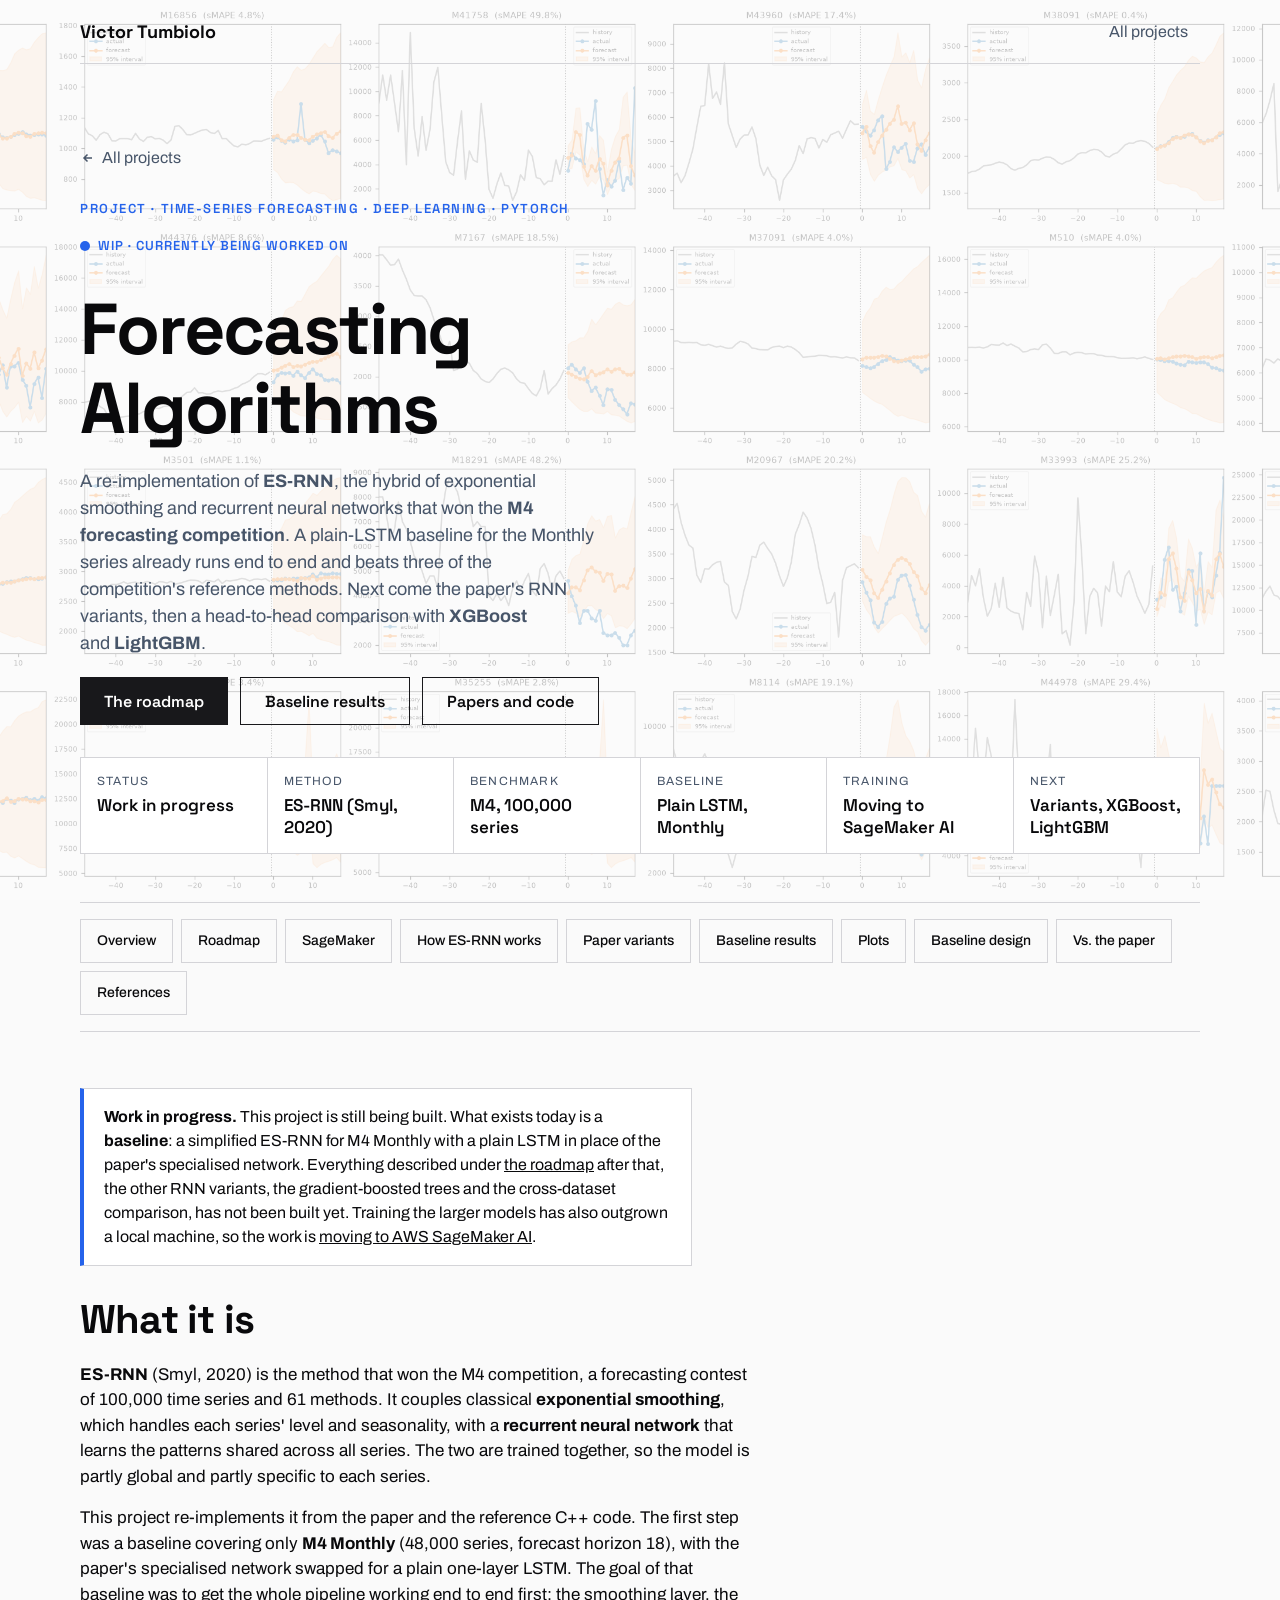
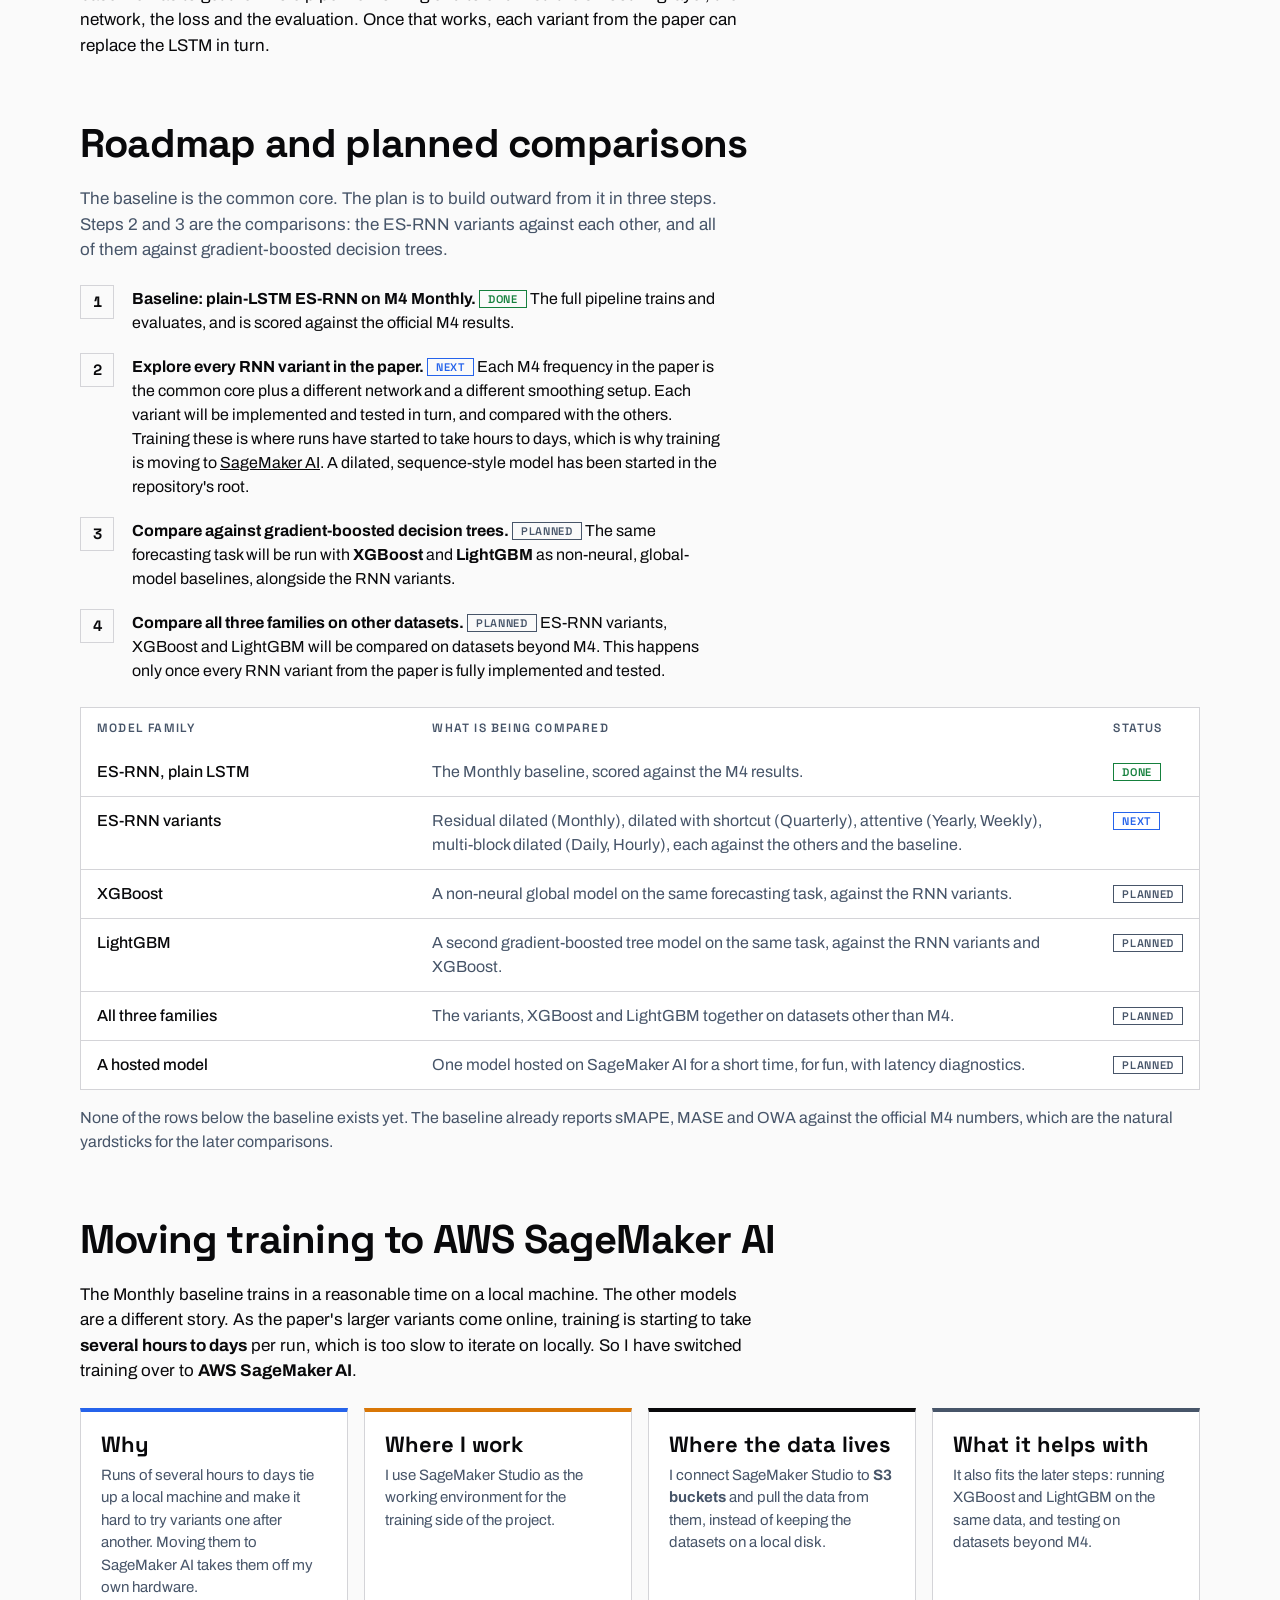
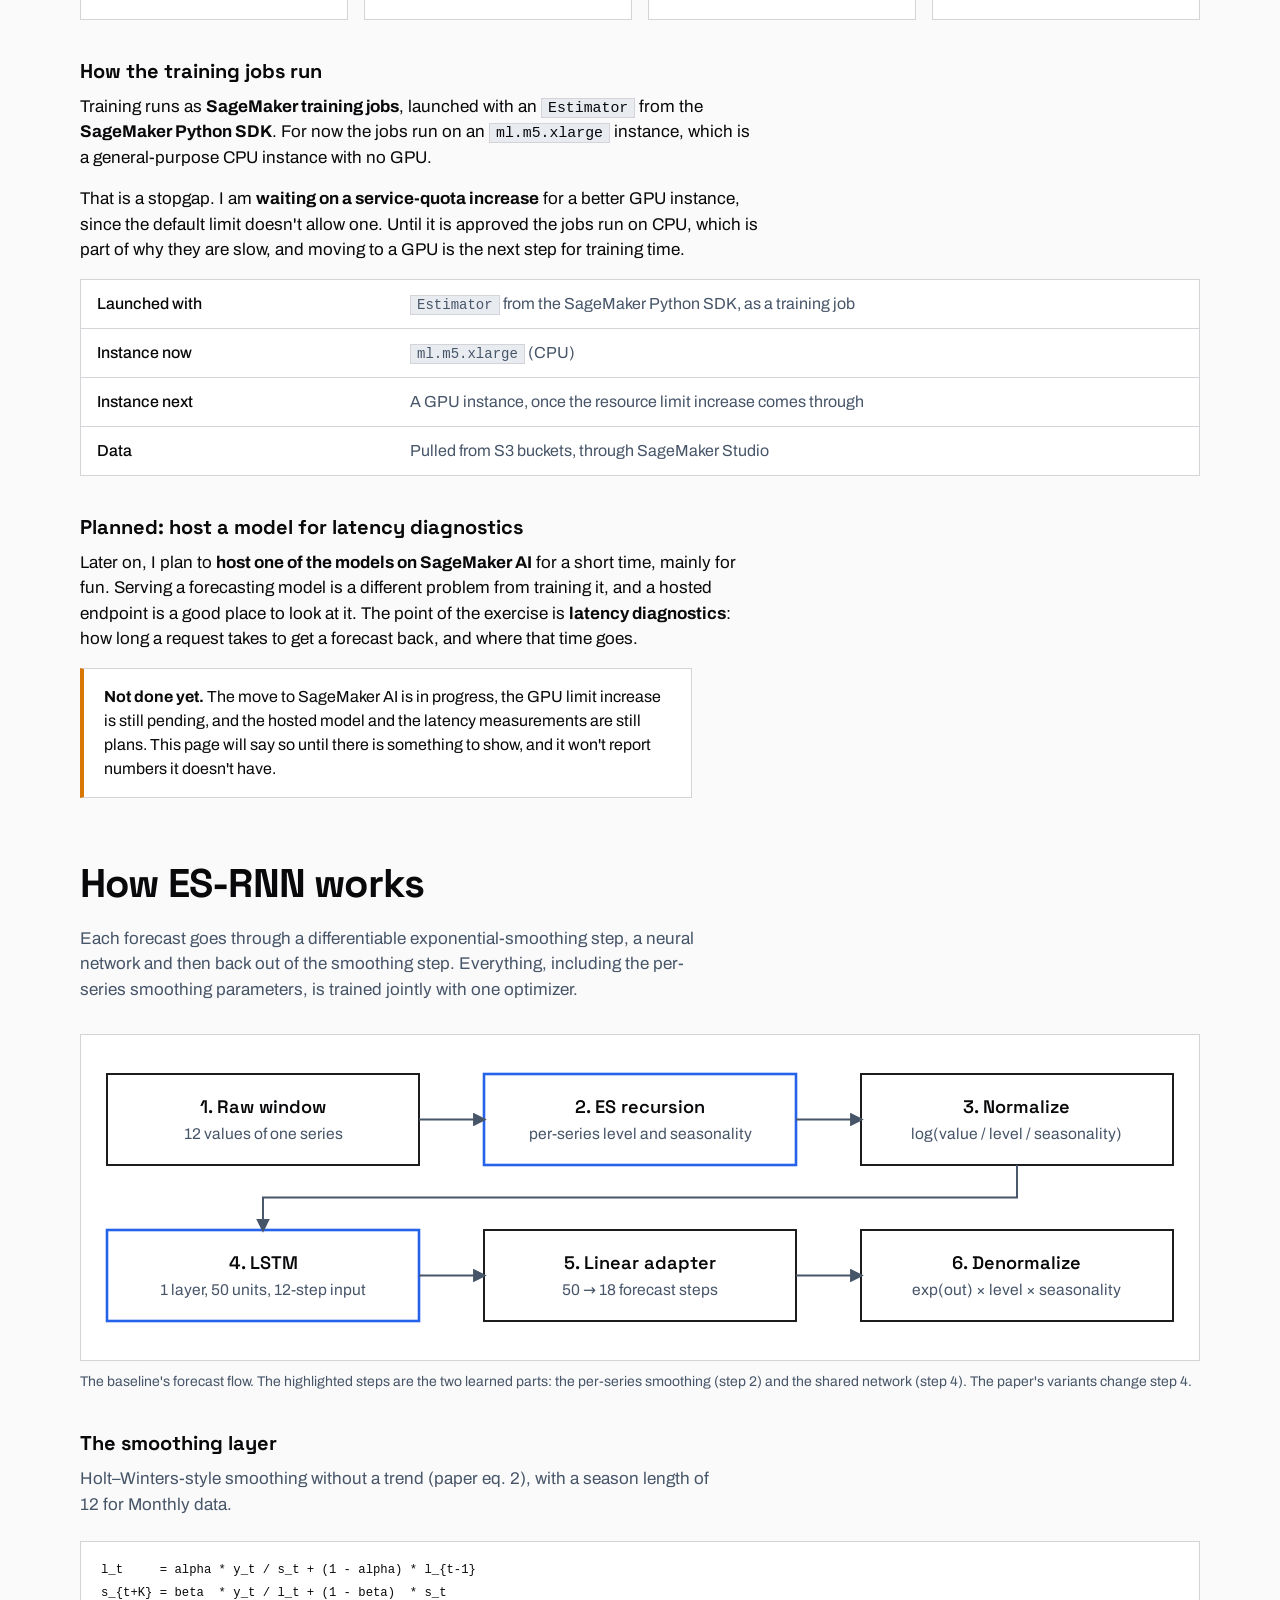
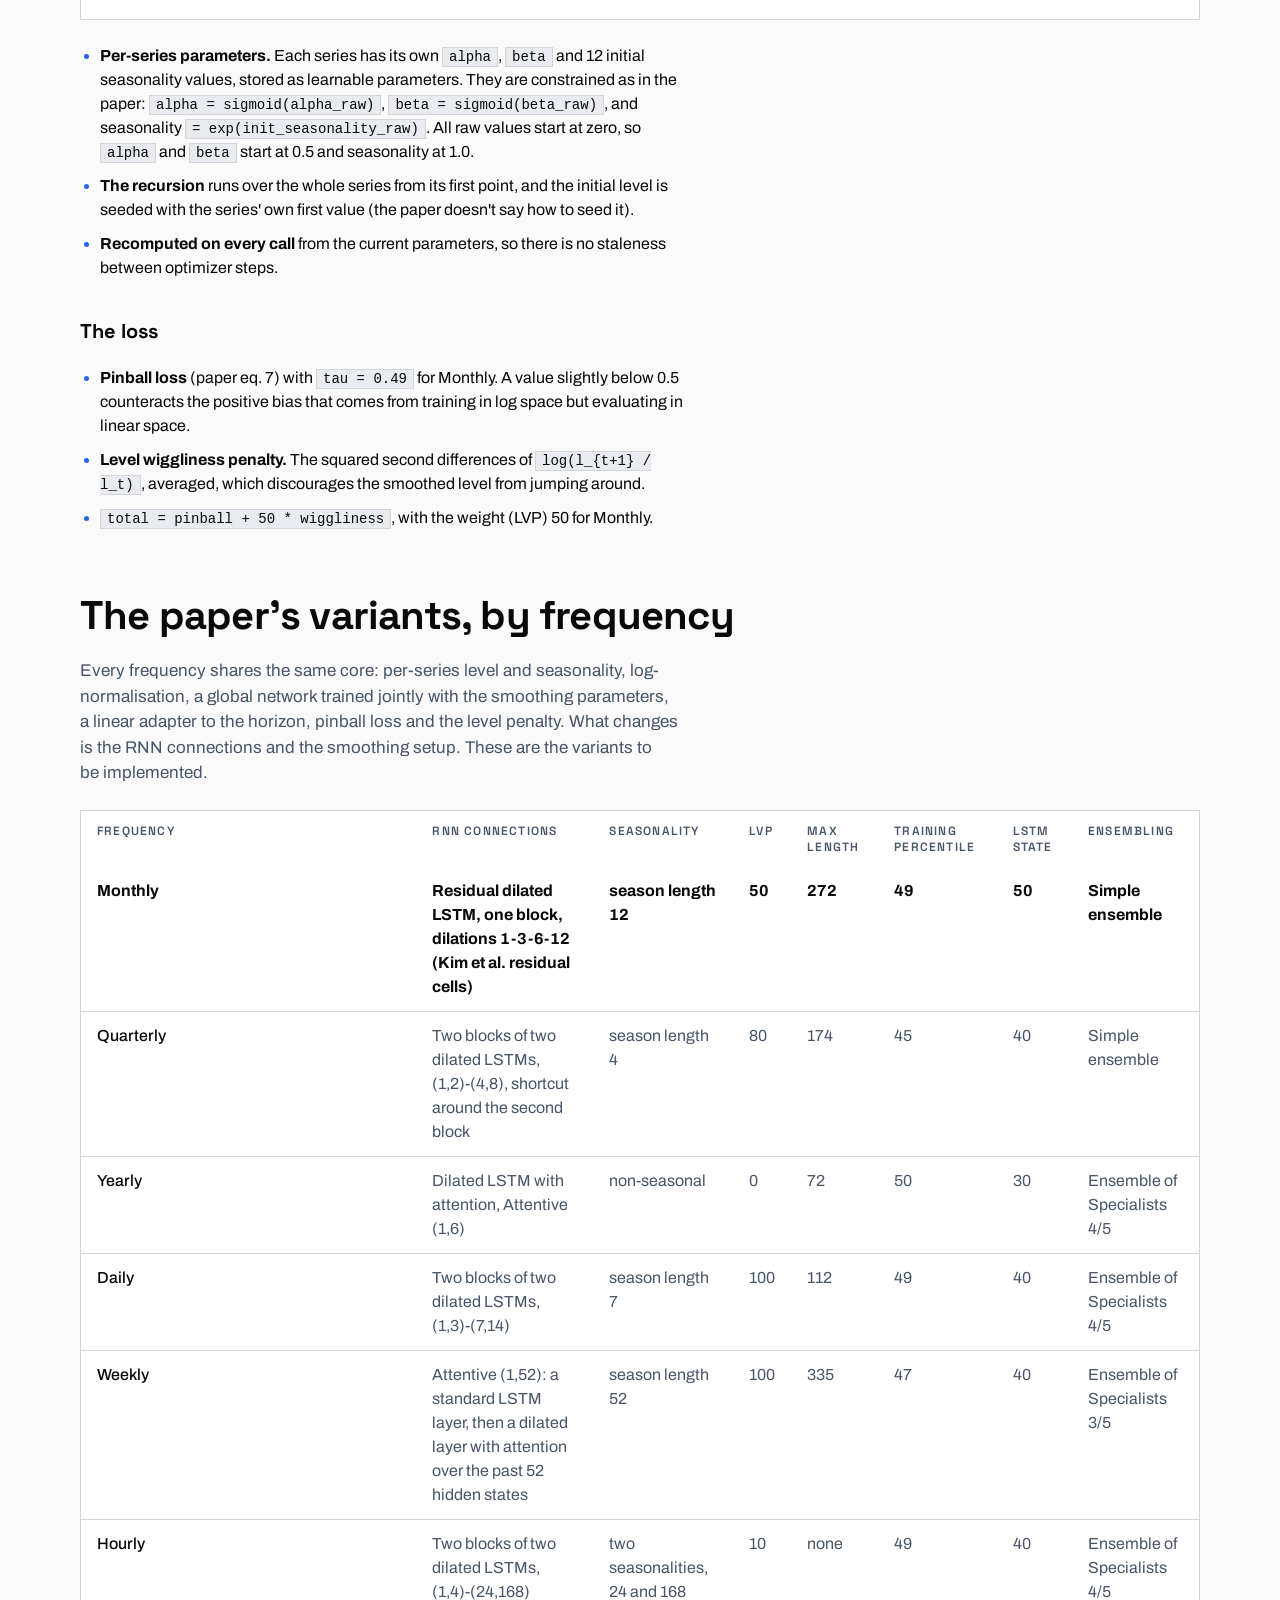
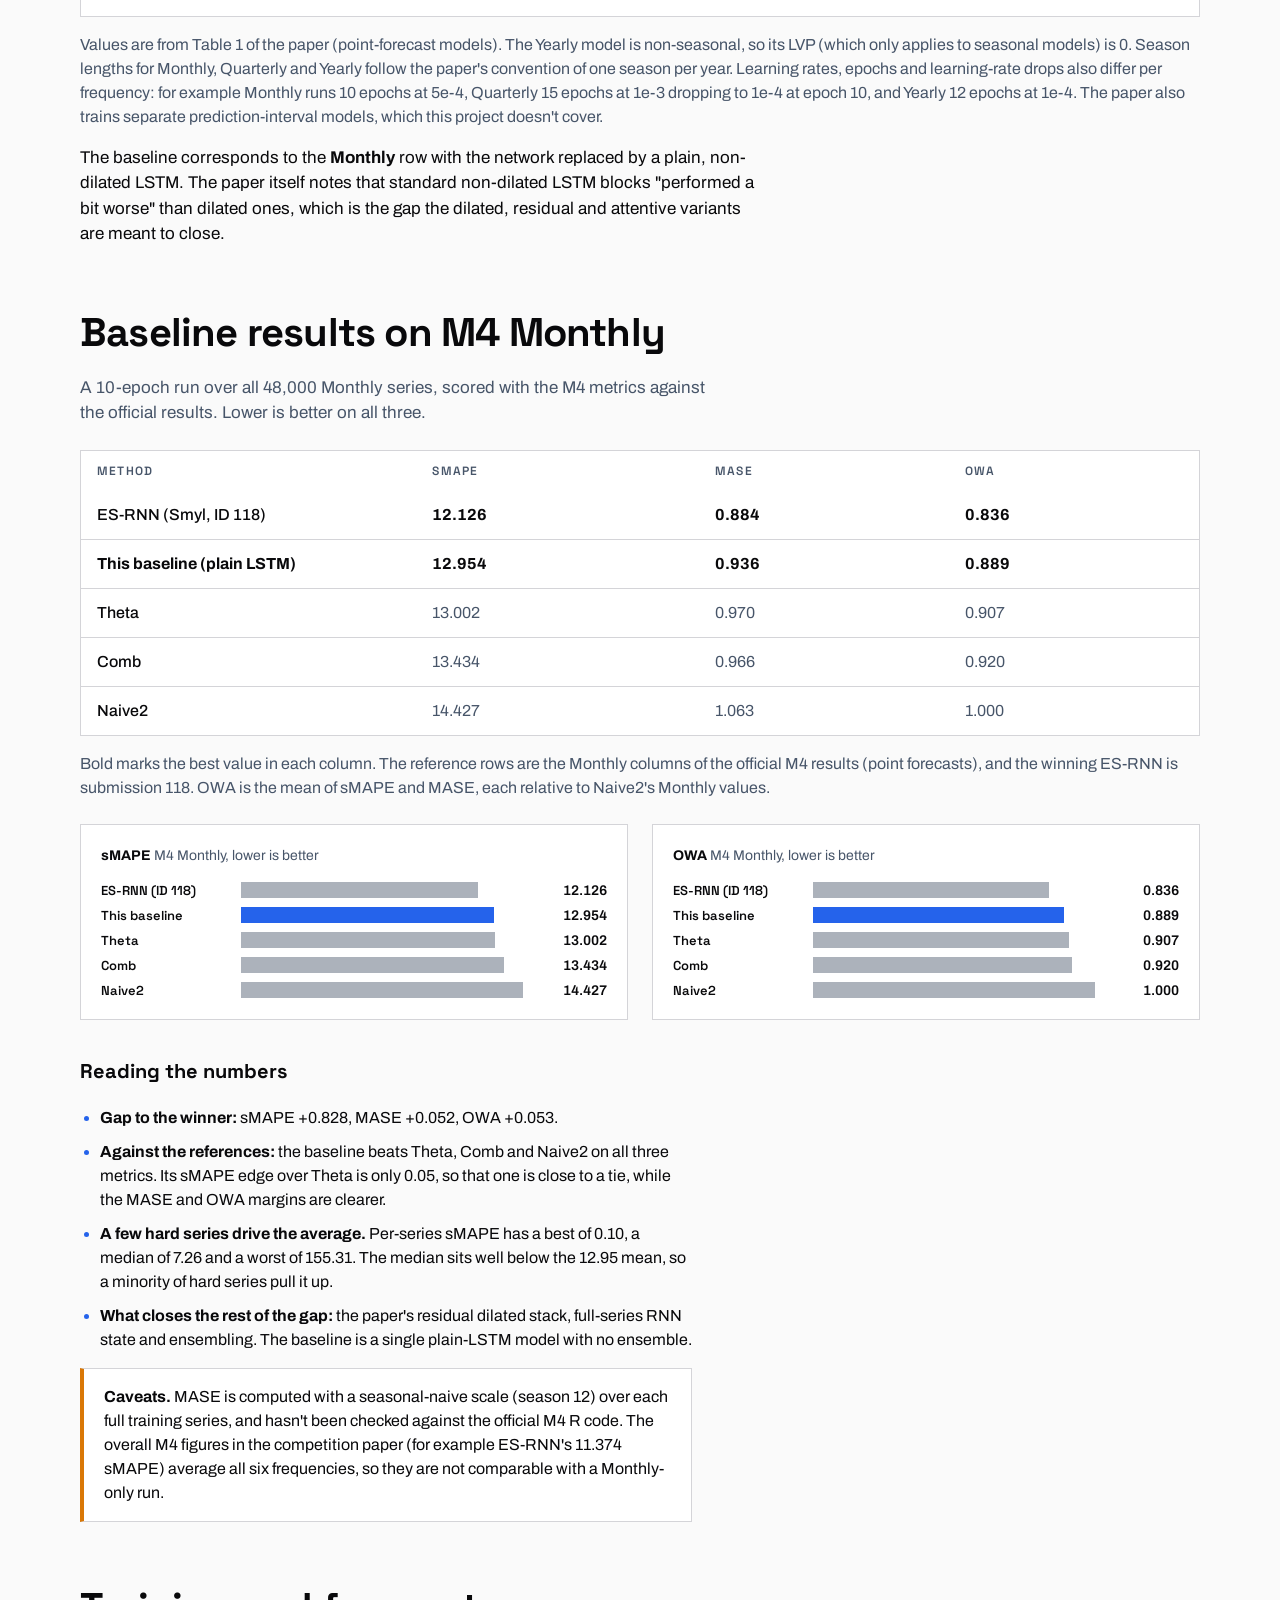
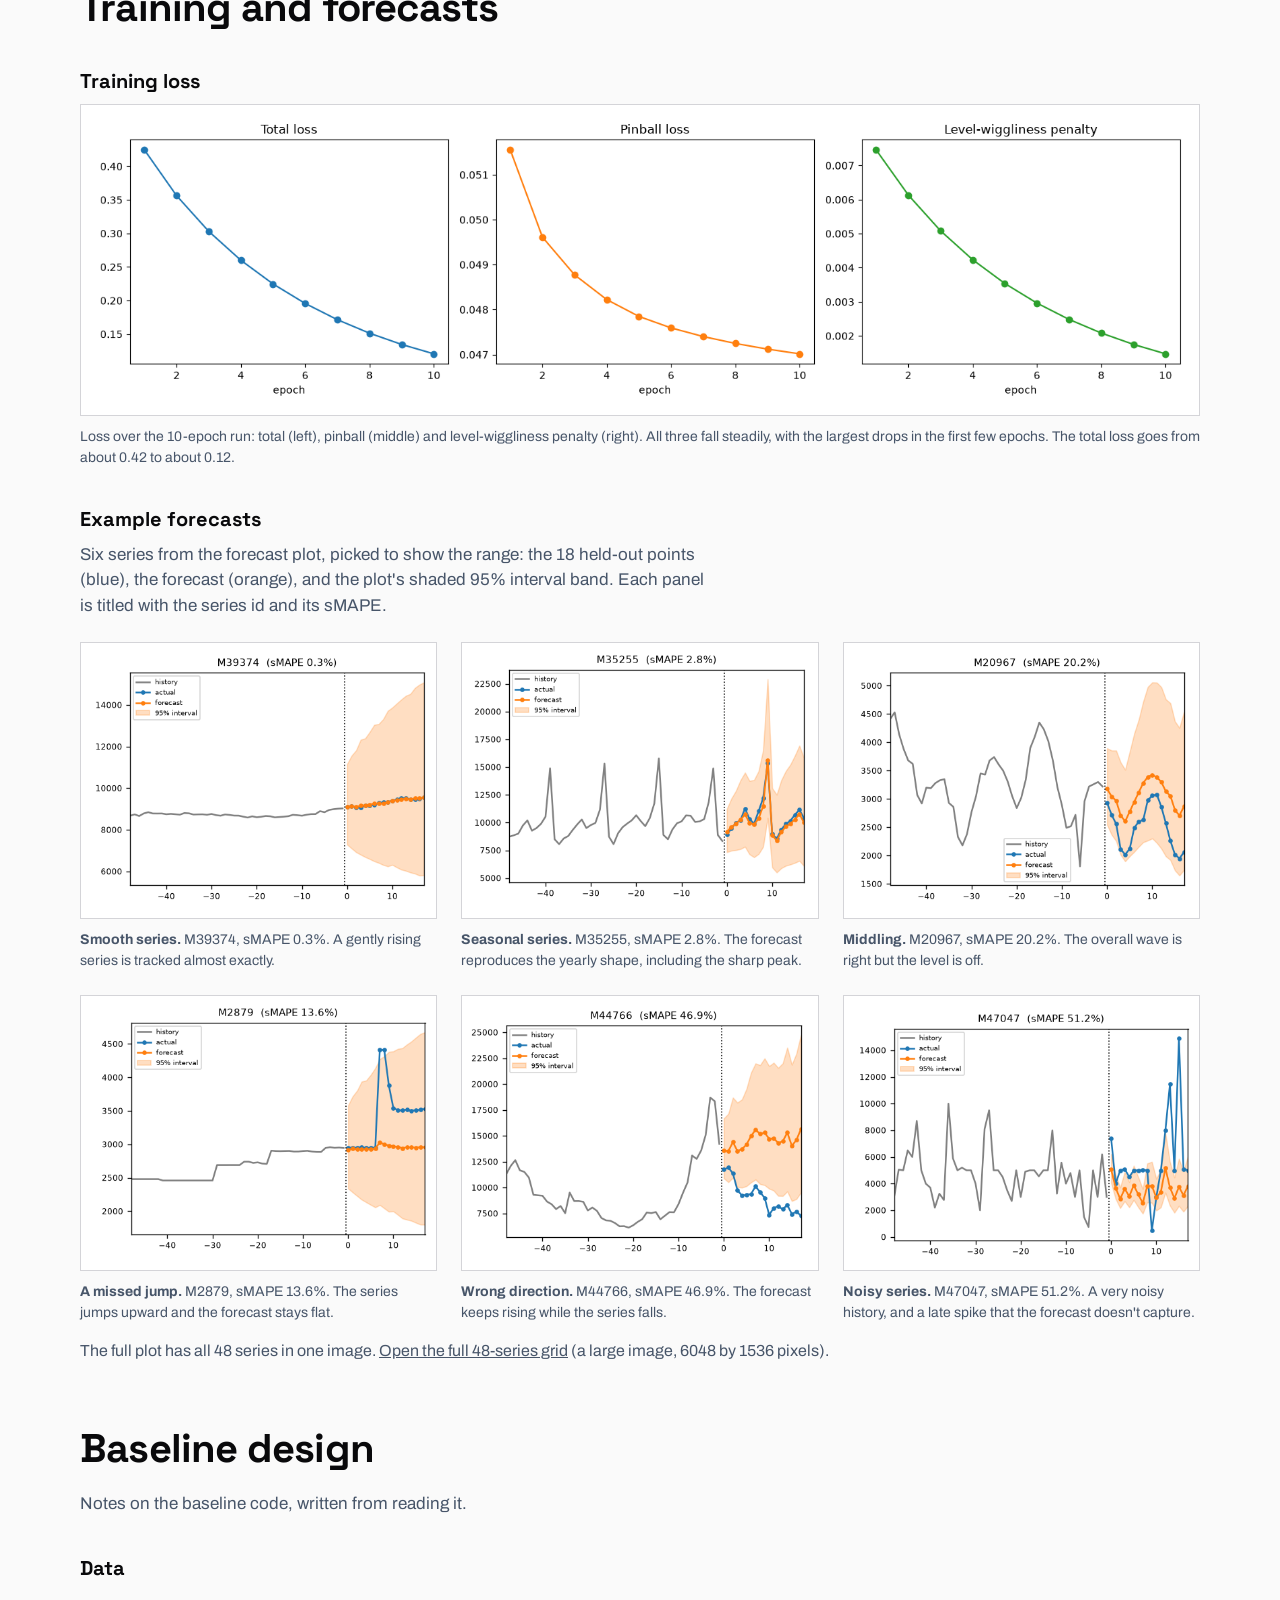
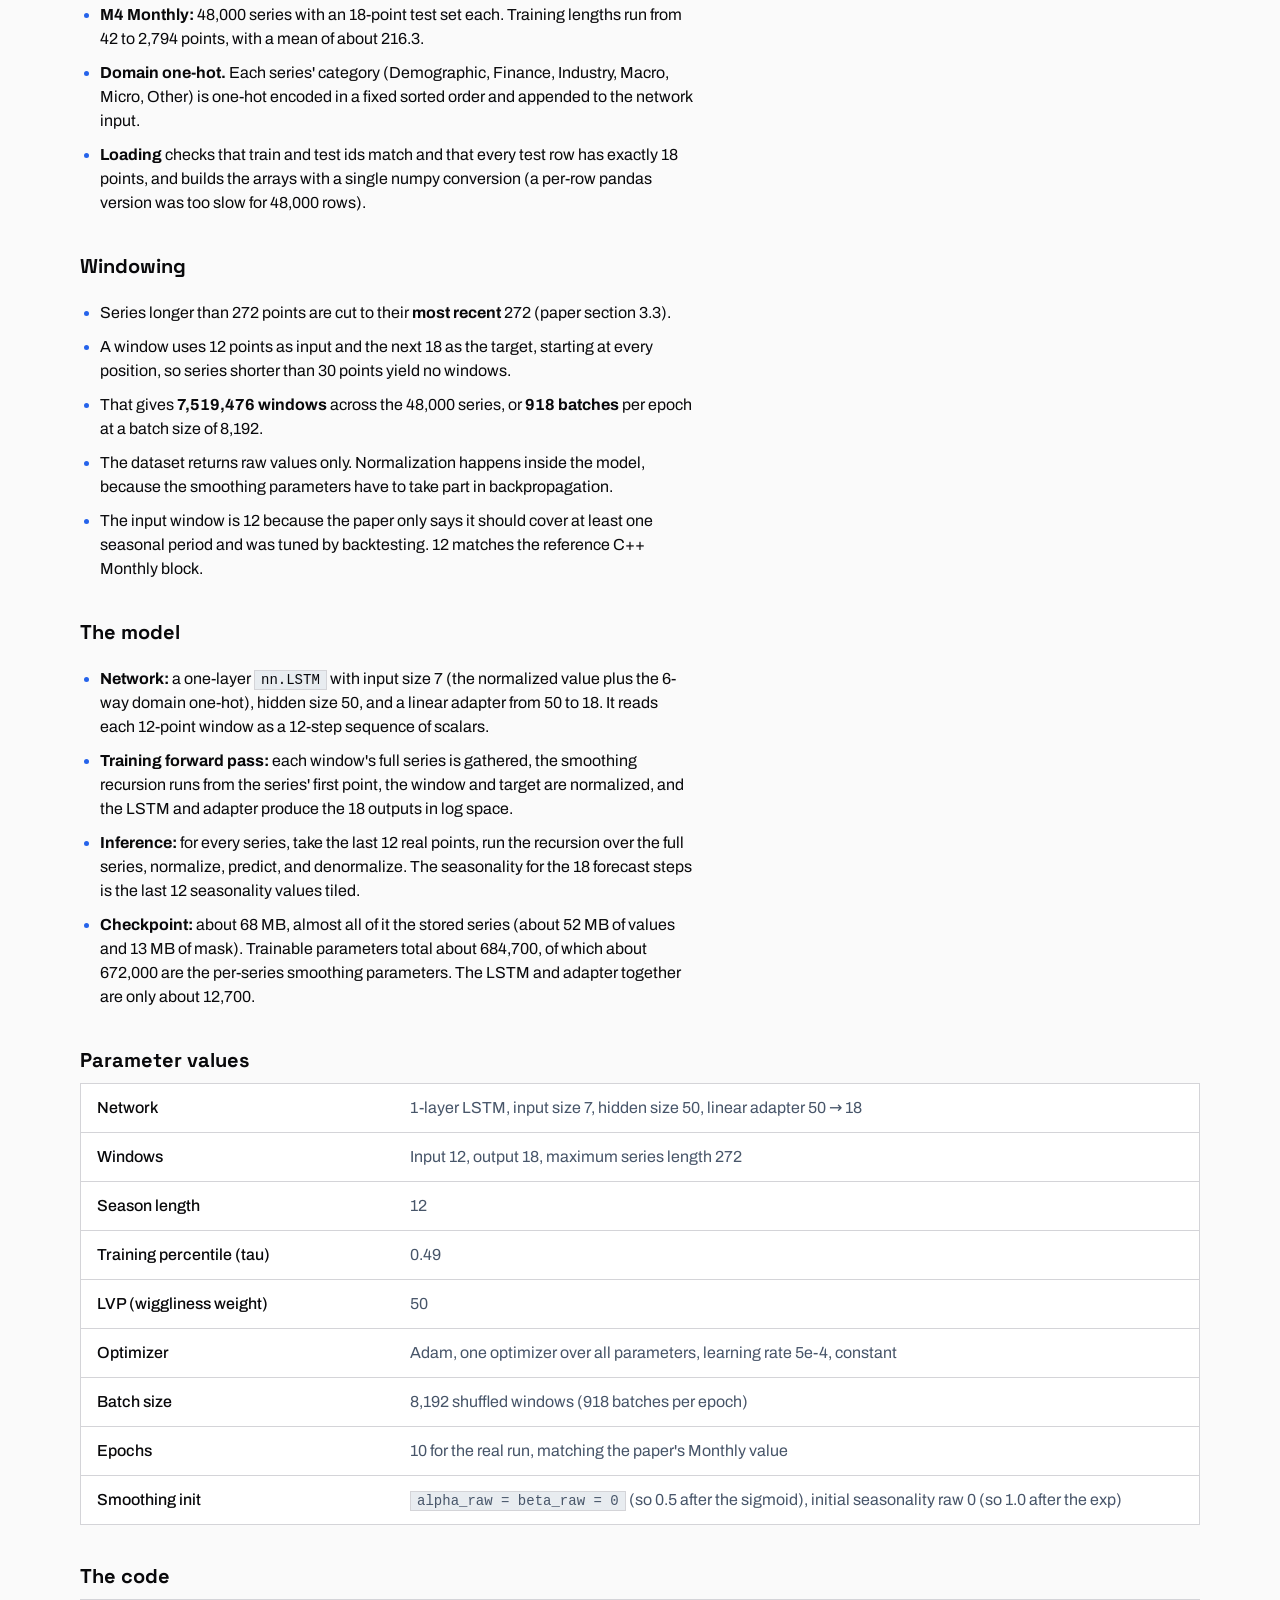
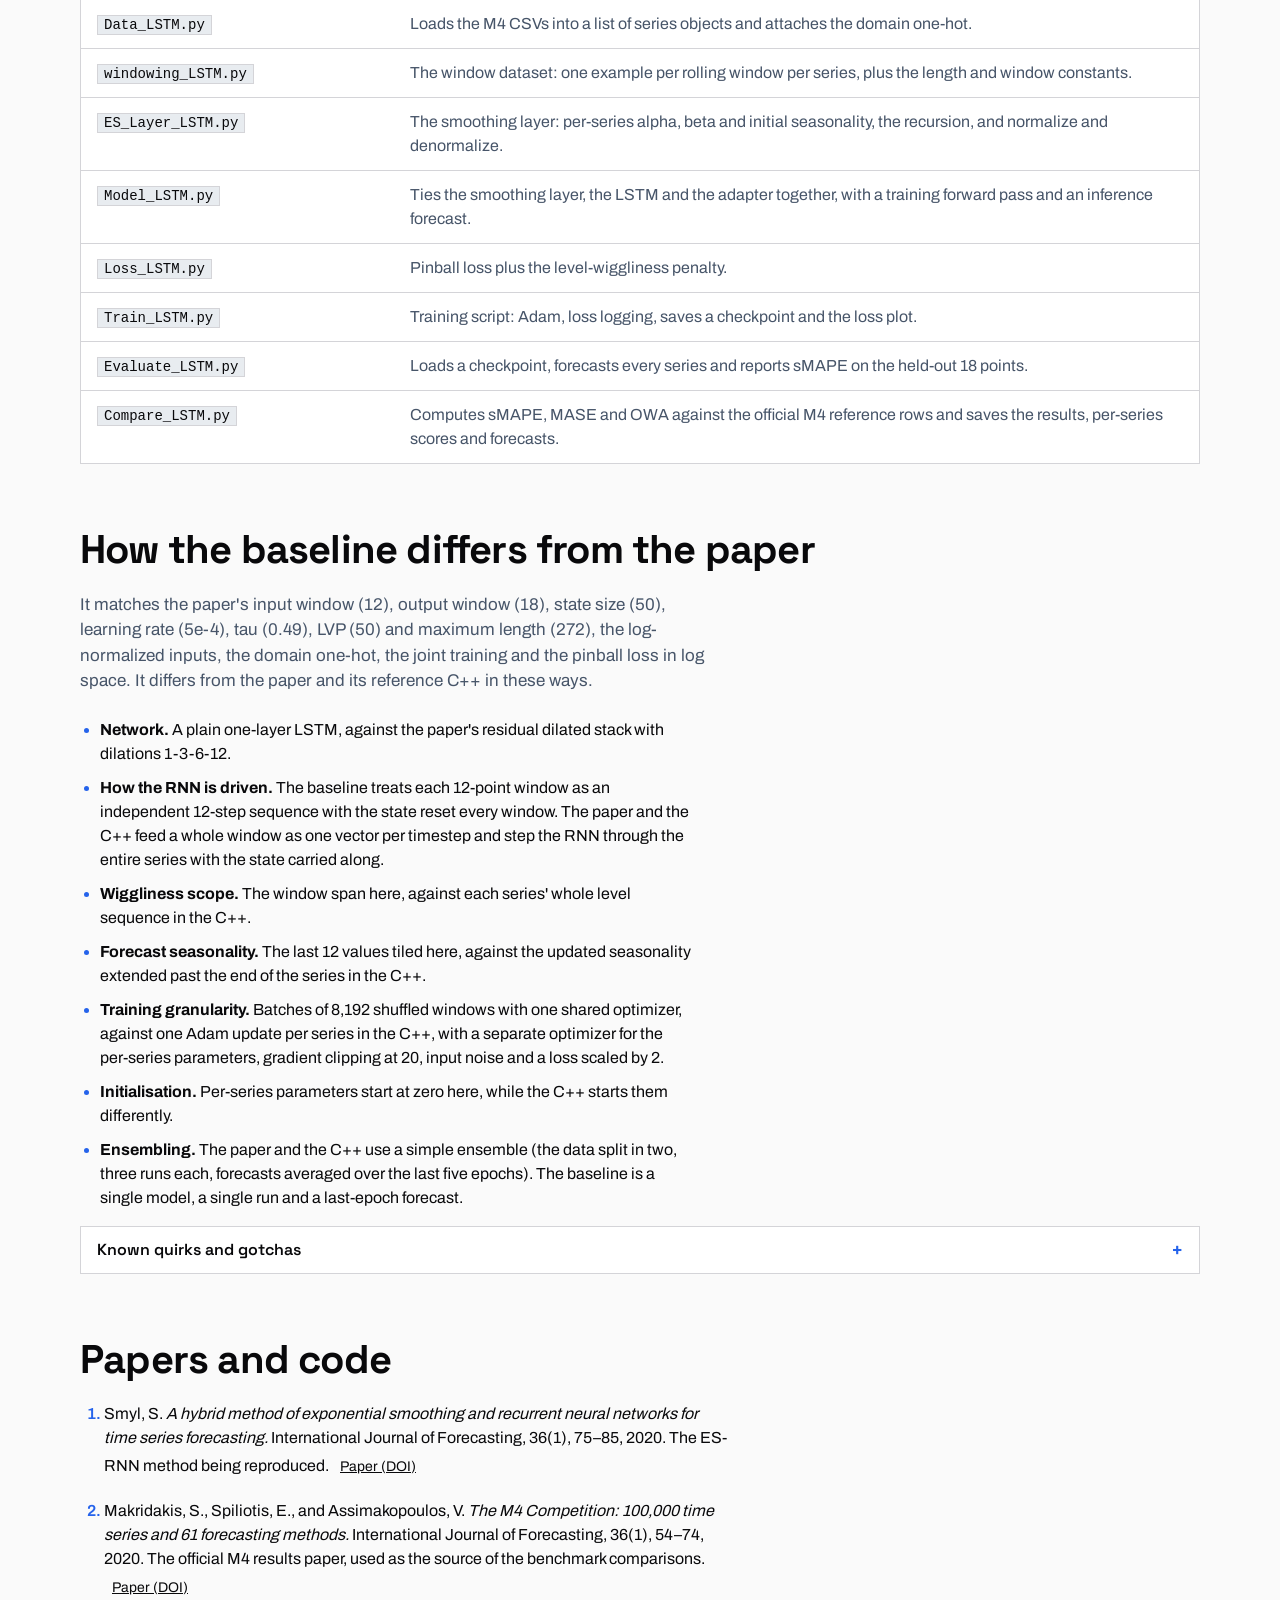
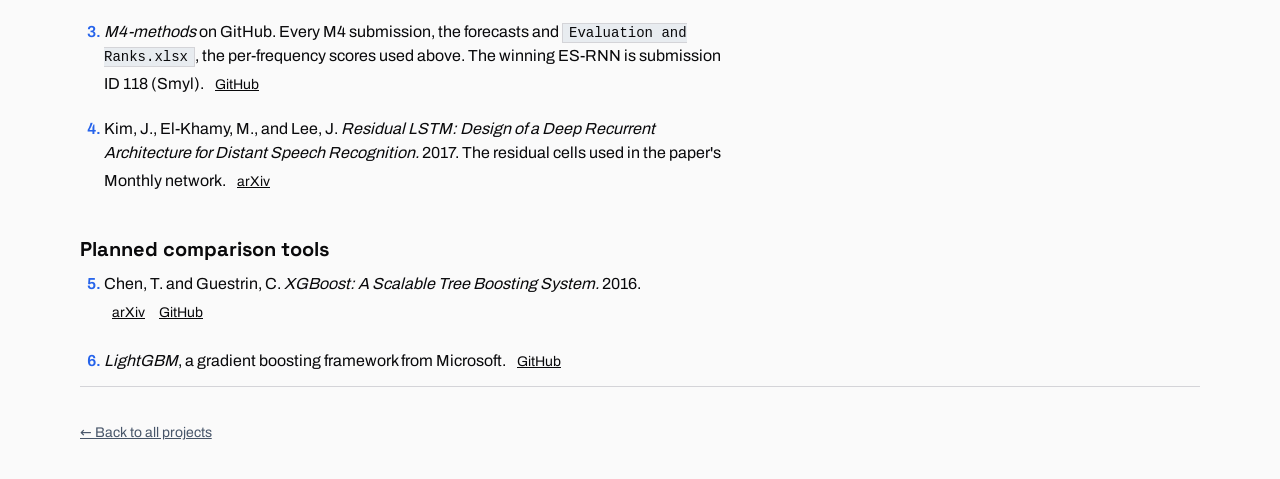
<file: forecasting/index.html>
<!doctype html>
<html lang="en">
  <head>
    <meta charset="UTF-8" />
    <link rel="icon" type="image/svg+xml" href="/favicon.svg" />
    <meta name="viewport" content="width=device-width, initial-scale=1.0" />
    <meta name="color-scheme" content="light dark" />
    <meta
      name="description"
      content="Forecasting Algorithms (work in progress): a re-implementation of the ES-RNN hybrid that won the M4 competition, with plans to compare its variants against XGBoost and LightGBM."
    />
    <title>Forecasting Algorithms</title>
    <!-- Temporary: the full forecast plot as a faint page background. Delete this block to revert. -->
    <style>body:before{content:"";z-index:-1;opacity:.22;pointer-events:none;background:url(/forecasting/figures/forecast_grid.png) 50%/cover no-repeat;position:fixed;inset:0}@media (prefers-color-scheme:dark){:root:not([data-theme=light]) body:before{filter:invert()hue-rotate(180deg);opacity:.2}}</style>
    <script type="module" crossorigin src="/assets/forecasting-BHcTkLTX.js"></script>
    <link rel="modulepreload" crossorigin href="/assets/projects-D6KBgP7A.js">
    <link rel="modulepreload" crossorigin href="/assets/project-page-YFq_ndGV.js">
    <link rel="stylesheet" crossorigin href="/assets/projects-BDO5pT66.css">
  </head>
  <body>
    <a class="skip" href="#overview">Skip to content</a>

    <header class="site-header">
      <a class="brand" href="/" data-profile-name>Home</a>
      <nav aria-label="Primary">
        <a href="/#work">All projects</a>
      </nav>
    </header>

    <main>
      <section class="project-hero" aria-labelledby="page-title">
        <a class="back" href="/#work">
          <svg viewBox="0 0 16 16" width="16" height="16" aria-hidden="true" focusable="false"><path d="M12 8H4M7.5 4.5L4 8l3.5 3.5" fill="none" stroke="currentColor" stroke-width="1.5" /></svg>
          All projects
        </a>
        <p class="eyebrow">Project &middot; Time-series forecasting &middot; Deep learning &middot; PyTorch</p>
        <p class="wip-badge"><span class="dot" aria-hidden="true"></span>WIP &middot; currently being worked on</p>
        <h1 id="page-title">Forecasting Algorithms</h1>
        <p class="lede">
          A re-implementation of <strong>ES-RNN</strong>, the hybrid of exponential smoothing and recurrent neural
          networks that won the <strong>M4 forecasting competition</strong>. A plain-LSTM baseline for the Monthly
          series already runs end to end and beats three of the competition's reference methods. Next come the paper's
          RNN variants, then a head-to-head comparison with <strong>XGBoost</strong> and <strong>LightGBM</strong>.
        </p>
        <div class="actions">
          <a class="button" href="#roadmap">The roadmap</a>
          <a class="button secondary" href="#results">Baseline results</a>
          <a class="button secondary" href="#references">Papers and code</a>
        </div>
        <dl class="facts">
          <div><dt>Status</dt><dd>Work in progress</dd></div>
          <div><dt>Method</dt><dd>ES-RNN (Smyl, 2020)</dd></div>
          <div><dt>Benchmark</dt><dd>M4, 100,000 series</dd></div>
          <div><dt>Baseline</dt><dd>Plain LSTM, Monthly</dd></div>
          <div><dt>Training</dt><dd>Moving to SageMaker AI</dd></div>
          <div><dt>Next</dt><dd>Variants, XGBoost, LightGBM</dd></div>
        </dl>
      </section>

      <nav class="toc" aria-label="On this page">
        <a href="#overview">Overview</a>
        <a href="#roadmap">Roadmap</a>
        <a href="#sagemaker">SageMaker</a>
        <a href="#method">How ES-RNN works</a>
        <a href="#variants">Paper variants</a>
        <a href="#results">Baseline results</a>
        <a href="#plots">Plots</a>
        <a href="#design">Baseline design</a>
        <a href="#differences">Vs. the paper</a>
        <a href="#references">References</a>
      </nav>

      <section id="overview" class="block" aria-labelledby="overview-title">
        <div class="callout" style="margin-top: 0; margin-bottom: 32px">
          <p>
            <strong>Work in progress.</strong> This project is still being built. What exists today is a
            <strong>baseline</strong>: a simplified ES-RNN for M4 Monthly with a plain LSTM in place of the paper's
            specialised network. Everything described under
            <a href="#roadmap">the roadmap</a> after that, the other RNN variants, the gradient-boosted trees and the
            cross-dataset comparison, has not been built yet. Training the larger models has also outgrown a local
            machine, so the work is <a href="#sagemaker">moving to AWS SageMaker AI</a>.
          </p>
        </div>

        <h2 id="overview-title">What it is</h2>
        <div class="prose">
          <p>
            <strong>ES-RNN</strong> (Smyl, 2020) is the method that won the M4 competition, a forecasting contest of
            100,000 time series and 61 methods. It couples classical <strong>exponential smoothing</strong>, which
            handles each series' level and seasonality, with a <strong>recurrent neural network</strong> that learns
            the patterns shared across all series. The two are trained together, so the model is partly global and
            partly specific to each series.
          </p>
          <p>
            This project re-implements it from the paper and the reference C++ code. The first step was a baseline
            covering only <strong>M4 Monthly</strong> (48,000 series, forecast horizon 18), with the paper's
            specialised network swapped for a plain one-layer LSTM. The goal of that baseline was to get the whole
            pipeline working end to end first: the smoothing layer, the network, the loss and the evaluation. Once that
            works, each variant from the paper can replace the LSTM in turn.
          </p>
        </div>
      </section>

      <section id="roadmap" class="block" aria-labelledby="roadmap-title">
        <h2 id="roadmap-title">Roadmap and planned comparisons</h2>
        <p class="section-lede">
          The baseline is the common core. The plan is to build outward from it in three steps. Steps 2 and 3 are the
          comparisons: the ES-RNN variants against each other, and all of them against gradient-boosted decision trees.
        </p>

        <ol class="steps">
          <li>
            <strong>Baseline: plain-LSTM ES-RNN on M4 Monthly.</strong> <span class="chip-status done">Done</span>
            The full pipeline trains and evaluates, and is scored against the official M4 results.
          </li>
          <li>
            <strong>Explore every RNN variant in the paper.</strong> <span class="chip-status active">Next</span>
            Each M4 frequency in the paper is the common core plus a different network and a different smoothing setup.
            Each variant will be implemented and tested in turn, and compared with the others. Training these is
            where runs have started to take hours to days, which is why training is moving to
            <a href="#sagemaker">SageMaker AI</a>. A dilated,
            sequence-style model has been started in the repository's root.
          </li>
          <li>
            <strong>Compare against gradient-boosted decision trees.</strong> <span class="chip-status planned">Planned</span>
            The same forecasting task will be run with <strong>XGBoost</strong> and <strong>LightGBM</strong> as
            non-neural, global-model baselines, alongside the RNN variants.
          </li>
          <li>
            <strong>Compare all three families on other datasets.</strong> <span class="chip-status planned">Planned</span>
            ES-RNN variants, XGBoost and LightGBM will be compared on datasets beyond M4. This happens only once every
            RNN variant from the paper is fully implemented and tested.
          </li>
        </ol>

        <div class="table-scroll" tabindex="0" role="region" aria-label="Planned comparison matrix" style="margin-top: 24px">
          <table class="data-table results">
            <thead>
              <tr><th scope="col">Model family</th><th scope="col">What is being compared</th><th scope="col">Status</th></tr>
            </thead>
            <tbody>
              <tr><th scope="row">ES-RNN, plain LSTM</th><td>The Monthly baseline, scored against the M4 results.</td><td><span class="chip-status done">Done</span></td></tr>
              <tr><th scope="row">ES-RNN variants</th><td>Residual dilated (Monthly), dilated with shortcut (Quarterly), attentive (Yearly, Weekly), multi-block dilated (Daily, Hourly), each against the others and the baseline.</td><td><span class="chip-status active">Next</span></td></tr>
              <tr><th scope="row">XGBoost</th><td>A non-neural global model on the same forecasting task, against the RNN variants.</td><td><span class="chip-status planned">Planned</span></td></tr>
              <tr><th scope="row">LightGBM</th><td>A second gradient-boosted tree model on the same task, against the RNN variants and XGBoost.</td><td><span class="chip-status planned">Planned</span></td></tr>
              <tr><th scope="row">All three families</th><td>The variants, XGBoost and LightGBM together on datasets other than M4.</td><td><span class="chip-status planned">Planned</span></td></tr>
              <tr><th scope="row">A hosted model</th><td>One model hosted on SageMaker AI for a short time, for fun, with latency diagnostics.</td><td><span class="chip-status planned">Planned</span></td></tr>
            </tbody>
          </table>
        </div>
        <p class="note">
          None of the rows below the baseline exists yet. The baseline already reports sMAPE, MASE and OWA against the
          official M4 numbers, which are the natural yardsticks for the later comparisons.
        </p>
      </section>

      <section id="sagemaker" class="block" aria-labelledby="sagemaker-title">
        <h2 id="sagemaker-title">Moving training to AWS SageMaker AI</h2>
        <div class="prose">
          <p>
            The Monthly baseline trains in a reasonable time on a local machine. The other models are a different
            story. As the paper's larger variants come online, training is starting to take <strong>several hours to
            days</strong> per run, which is too slow to iterate on locally. So I have switched training over to
            <strong>AWS SageMaker AI</strong>.
          </p>
        </div>

        <ul class="ghost-grid" style="margin-top: 24px">
          <li class="ghost" style="--c: var(--accent)">
            <h3>Why</h3>
            <p>Runs of several hours to days tie up a local machine and make it hard to try variants one after another. Moving them to SageMaker AI takes them off my own hardware.</p>
          </li>
          <li class="ghost" style="--c: var(--series-b)">
            <h3>Where I work</h3>
            <p>I use SageMaker Studio as the working environment for the training side of the project.</p>
          </li>
          <li class="ghost" style="--c: var(--fg)">
            <h3>Where the data lives</h3>
            <p>I connect SageMaker Studio to <strong>S3 buckets</strong> and pull the data from them, instead of keeping the datasets on a local disk.</p>
          </li>
          <li class="ghost" style="--c: var(--muted-fg)">
            <h3>What it helps with</h3>
            <p>It also fits the later steps: running XGBoost and LightGBM on the same data, and testing on datasets beyond M4.</p>
          </li>
        </ul>

        <h3 class="sub">How the training jobs run</h3>
        <div class="prose">
          <p>
            Training runs as <strong>SageMaker training jobs</strong>, launched with an <code>Estimator</code> from the
            <strong>SageMaker Python SDK</strong>. For now the jobs run on an <code>ml.m5.xlarge</code> instance, which
            is a general-purpose CPU instance with no GPU.
          </p>
          <p>
            That is a stopgap. I am <strong>waiting on a service-quota increase</strong> for a better GPU instance, since
            the default limit doesn't allow one. Until it is approved the jobs run on CPU, which is part of why they are
            slow, and moving to a GPU is the next step for training time.
          </p>
        </div>
        <div class="table-scroll" tabindex="0" role="region" aria-label="Current SageMaker training setup" style="margin-top: 16px">
          <table class="data-table files">
            <tbody>
              <tr><th scope="row">Launched with</th><td><code>Estimator</code> from the SageMaker Python SDK, as a training job</td></tr>
              <tr><th scope="row">Instance now</th><td><code>ml.m5.xlarge</code> (CPU)</td></tr>
              <tr><th scope="row">Instance next</th><td>A GPU instance, once the resource limit increase comes through</td></tr>
              <tr><th scope="row">Data</th><td>Pulled from S3 buckets, through SageMaker Studio</td></tr>
            </tbody>
          </table>
        </div>

        <h3 class="sub">Planned: host a model for latency diagnostics</h3>
        <div class="prose">
          <p>
            Later on, I plan to <strong>host one of the models on SageMaker AI</strong> for a short time, mainly for
            fun. Serving a forecasting model is a different problem from training it, and a hosted endpoint is a good
            place to look at it. The point of the exercise is <strong>latency diagnostics</strong>: how long a request
            takes to get a forecast back, and where that time goes.
          </p>
        </div>
        <div class="callout warn">
          <p>
            <strong>Not done yet.</strong> The move to SageMaker AI is in progress, the GPU limit increase is still pending, and the hosted model and the latency
            measurements are still plans. This page will say so until there is something to show, and it won't report
            numbers it doesn't have.
          </p>
        </div>
      </section>

      <section id="method" class="block" aria-labelledby="method-title">
        <h2 id="method-title">How ES-RNN works</h2>
        <p class="section-lede">
          Each forecast goes through a differentiable exponential-smoothing step, a neural network and then back out of
          the smoothing step. Everything, including the per-series smoothing parameters, is trained jointly with one
          optimizer.
        </p>

        <figure class="diagram">
          <div class="diagram-scroll" tabindex="0" role="region" aria-label="ES-RNN forecast flow diagram (scrollable)">
            <svg viewBox="0 0 860 250" width="860" height="250" role="img" aria-labelledby="flow-title flow-desc">
              <title id="flow-title">The baseline's forecast flow</title>
              <desc id="flow-desc">
                A raw 12-point window goes through the exponential-smoothing recursion, which gives per-series level
                and seasonality. The window is normalized by dividing by level and seasonality and taking the log. A
                one-layer LSTM reads the normalized window, a linear adapter maps its state to 18 outputs, and the
                outputs are denormalized with the level and seasonality to give the forecast.
              </desc>
              <defs>
                <marker id="flow-arrow" viewBox="0 0 10 10" refX="8" refY="5" markerWidth="7" markerHeight="7" orient="auto-start-reverse">
                  <path d="M0 0L10 5L0 10z" class="dg-head" />
                </marker>
              </defs>
              <g class="dg-box"><rect x="20" y="30" width="240" height="70" /><text x="140" y="60" text-anchor="middle">1. Raw window</text><text class="dg-sub" x="140" y="80" text-anchor="middle">12 values of one series</text></g>
              <g class="dg-box dg-main"><rect x="310" y="30" width="240" height="70" /><text x="430" y="60" text-anchor="middle">2. ES recursion</text><text class="dg-sub" x="430" y="80" text-anchor="middle">per-series level and seasonality</text></g>
              <g class="dg-box"><rect x="600" y="30" width="240" height="70" /><text x="720" y="60" text-anchor="middle">3. Normalize</text><text class="dg-sub" x="720" y="80" text-anchor="middle">log(value / level / seasonality)</text></g>
              <g class="dg-box dg-main"><rect x="20" y="150" width="240" height="70" /><text x="140" y="180" text-anchor="middle">4. LSTM</text><text class="dg-sub" x="140" y="200" text-anchor="middle">1 layer, 50 units, 12-step input</text></g>
              <g class="dg-box"><rect x="310" y="150" width="240" height="70" /><text x="430" y="180" text-anchor="middle">5. Linear adapter</text><text class="dg-sub" x="430" y="200" text-anchor="middle">50 &rarr; 18 forecast steps</text></g>
              <g class="dg-box"><rect x="600" y="150" width="240" height="70" /><text x="720" y="180" text-anchor="middle">6. Denormalize</text><text class="dg-sub" x="720" y="200" text-anchor="middle">exp(out) &times; level &times; seasonality</text></g>
              <path class="dg-line" d="M260 65H310" marker-end="url(#flow-arrow)" />
              <path class="dg-line" d="M550 65H600" marker-end="url(#flow-arrow)" />
              <path class="dg-line" d="M720 100V125H140V150" marker-end="url(#flow-arrow)" />
              <path class="dg-line" d="M260 185H310" marker-end="url(#flow-arrow)" />
              <path class="dg-line" d="M550 185H600" marker-end="url(#flow-arrow)" />
            </svg>
          </div>
          <figcaption>
            The baseline's forecast flow. The highlighted steps are the two learned parts: the per-series smoothing
            (step 2) and the shared network (step 4). The paper's variants change step 4.
          </figcaption>
        </figure>

        <h3 class="sub">The smoothing layer</h3>
        <p class="section-lede">
          Holt&ndash;Winters-style smoothing without a trend (paper eq. 2), with a season length of 12 for Monthly data.
        </p>
        <pre class="codeblock" tabindex="0"><code>l_t     = alpha * y_t / s_t + (1 - alpha) * l_{t-1}
s_{t+K} = beta  * y_t / l_t + (1 - beta)  * s_t</code></pre>
        <ul class="bullets">
          <li><strong>Per-series parameters.</strong> Each series has its own <code>alpha</code>, <code>beta</code> and 12 initial seasonality values, stored as learnable parameters. They are constrained as in the paper: <code>alpha = sigmoid(alpha_raw)</code>, <code>beta = sigmoid(beta_raw)</code>, and seasonality <code>= exp(init_seasonality_raw)</code>. All raw values start at zero, so <code>alpha</code> and <code>beta</code> start at 0.5 and seasonality at 1.0.</li>
          <li><strong>The recursion</strong> runs over the whole series from its first point, and the initial level is seeded with the series' own first value (the paper doesn't say how to seed it).</li>
          <li><strong>Recomputed on every call</strong> from the current parameters, so there is no staleness between optimizer steps.</li>
        </ul>

        <h3 class="sub">The loss</h3>
        <ul class="bullets">
          <li><strong>Pinball loss</strong> (paper eq. 7) with <code>tau = 0.49</code> for Monthly. A value slightly below 0.5 counteracts the positive bias that comes from training in log space but evaluating in linear space.</li>
          <li><strong>Level wiggliness penalty.</strong> The squared second differences of <code>log(l_{t+1} / l_t)</code>, averaged, which discourages the smoothed level from jumping around.</li>
          <li><code>total = pinball + 50 * wiggliness</code>, with the weight (LVP) 50 for Monthly.</li>
        </ul>
      </section>

      <section id="variants" class="block" aria-labelledby="variants-title">
        <h2 id="variants-title">The paper's variants, by frequency</h2>
        <p class="section-lede">
          Every frequency shares the same core: per-series level and seasonality, log-normalisation, a global network
          trained jointly with the smoothing parameters, a linear adapter to the horizon, pinball loss and the level
          penalty. What changes is the RNN connections and the smoothing setup. These are the variants to be implemented.
        </p>
        <div class="table-scroll" tabindex="0" role="region" aria-label="ES-RNN variants by frequency table">
          <table class="data-table">
            <thead>
              <tr>
                <th scope="col">Frequency</th><th scope="col">RNN connections</th><th scope="col">Seasonality</th><th scope="col">LVP</th>
                <th scope="col">Max length</th><th scope="col">Training percentile</th><th scope="col">LSTM state</th><th scope="col">Ensembling</th>
              </tr>
            </thead>
            <tbody>
              <tr class="us"><th scope="row">Monthly</th><td>Residual dilated LSTM, one block, dilations 1-3-6-12 (Kim et al. residual cells)</td><td>season length 12</td><td>50</td><td>272</td><td>49</td><td>50</td><td>Simple ensemble</td></tr>
              <tr><th scope="row">Quarterly</th><td>Two blocks of two dilated LSTMs, (1,2)-(4,8), shortcut around the second block</td><td>season length 4</td><td>80</td><td>174</td><td>45</td><td>40</td><td>Simple ensemble</td></tr>
              <tr><th scope="row">Yearly</th><td>Dilated LSTM with attention, Attentive (1,6)</td><td>non-seasonal</td><td>0</td><td>72</td><td>50</td><td>30</td><td>Ensemble of Specialists 4/5</td></tr>
              <tr><th scope="row">Daily</th><td>Two blocks of two dilated LSTMs, (1,3)-(7,14)</td><td>season length 7</td><td>100</td><td>112</td><td>49</td><td>40</td><td>Ensemble of Specialists 4/5</td></tr>
              <tr><th scope="row">Weekly</th><td>Attentive (1,52): a standard LSTM layer, then a dilated layer with attention over the past 52 hidden states</td><td>season length 52</td><td>100</td><td>335</td><td>47</td><td>40</td><td>Ensemble of Specialists 3/5</td></tr>
              <tr><th scope="row">Hourly</th><td>Two blocks of two dilated LSTMs, (1,4)-(24,168)</td><td>two seasonalities, 24 and 168</td><td>10</td><td>none</td><td>49</td><td>40</td><td>Ensemble of Specialists 4/5</td></tr>
            </tbody>
          </table>
        </div>
        <p class="note">
          Values are from Table 1 of the paper (point-forecast models). The Yearly model is non-seasonal, so its LVP
          (which only applies to seasonal models) is 0. Season lengths for Monthly, Quarterly and Yearly follow the
          paper's convention of one season per year. Learning rates, epochs and learning-rate drops also differ per
          frequency: for example Monthly runs 10 epochs at 5e-4, Quarterly 15 epochs at 1e-3 dropping to 1e-4 at epoch
          10, and Yearly 12 epochs at 1e-4. The paper also trains separate prediction-interval models, which this
          project doesn't cover.
        </p>
        <div class="prose" style="margin-top: 16px">
          <p>
            The baseline corresponds to the <strong>Monthly</strong> row with the network replaced by a plain,
            non-dilated LSTM. The paper itself notes that standard non-dilated LSTM blocks "performed a bit worse" than
            dilated ones, which is the gap the dilated, residual and attentive variants are meant to close.
          </p>
        </div>
      </section>

      <section id="results" class="block" aria-labelledby="results-title">
        <h2 id="results-title">Baseline results on M4 Monthly</h2>
        <p class="section-lede">
          A 10-epoch run over all 48,000 Monthly series, scored with the M4 metrics against the official results.
          Lower is better on all three.
        </p>

        <div class="table-scroll" tabindex="0" role="region" aria-label="M4 Monthly results table">
          <table class="data-table results">
            <thead><tr><th scope="col">Method</th><th scope="col">sMAPE</th><th scope="col">MASE</th><th scope="col">OWA</th></tr></thead>
            <tbody>
              <tr><th scope="row">ES-RNN (Smyl, ID 118)</th><td><b class="best">12.126</b></td><td><b class="best">0.884</b></td><td><b class="best">0.836</b></td></tr>
              <tr class="us"><th scope="row">This baseline (plain LSTM)</th><td>12.954</td><td>0.936</td><td>0.889</td></tr>
              <tr><th scope="row">Theta</th><td>13.002</td><td>0.970</td><td>0.907</td></tr>
              <tr><th scope="row">Comb</th><td>13.434</td><td>0.966</td><td>0.920</td></tr>
              <tr><th scope="row">Naive2</th><td>14.427</td><td>1.063</td><td>1.000</td></tr>
            </tbody>
          </table>
        </div>
        <p class="note">
          Bold marks the best value in each column. The reference rows are the Monthly columns of the official M4
          results (point forecasts), and the winning ES-RNN is submission 118. OWA is the mean of sMAPE and MASE, each
          relative to Naive2's Monthly values.
        </p>

        <div class="charts" style="margin-top: 24px">
          <figure class="hbars"><figcaption><strong>sMAPE</strong> M4 Monthly, lower is better</figcaption>
          <div class="hrow"><span class="name">ES-RNN (ID 118)</span><span class="track"><i style="--v: 84.0%"></i></span><b>12.126</b></div>
          <div class="hrow ei"><span class="name">This baseline</span><span class="track"><i style="--v: 89.8%"></i></span><b>12.954</b></div>
          <div class="hrow"><span class="name">Theta</span><span class="track"><i style="--v: 90.1%"></i></span><b>13.002</b></div>
          <div class="hrow"><span class="name">Comb</span><span class="track"><i style="--v: 93.1%"></i></span><b>13.434</b></div>
          <div class="hrow"><span class="name">Naive2</span><span class="track"><i style="--v: 100%"></i></span><b>14.427</b></div>
          </figure>
          <figure class="hbars"><figcaption><strong>OWA</strong> M4 Monthly, lower is better</figcaption>
          <div class="hrow"><span class="name">ES-RNN (ID 118)</span><span class="track"><i style="--v: 83.6%"></i></span><b>0.836</b></div>
          <div class="hrow ei"><span class="name">This baseline</span><span class="track"><i style="--v: 88.9%"></i></span><b>0.889</b></div>
          <div class="hrow"><span class="name">Theta</span><span class="track"><i style="--v: 90.7%"></i></span><b>0.907</b></div>
          <div class="hrow"><span class="name">Comb</span><span class="track"><i style="--v: 92.0%"></i></span><b>0.920</b></div>
          <div class="hrow"><span class="name">Naive2</span><span class="track"><i style="--v: 100%"></i></span><b>1.000</b></div>
          </figure>
        </div>

        <h3 class="sub">Reading the numbers</h3>
        <ul class="bullets">
          <li><strong>Gap to the winner:</strong> sMAPE +0.828, MASE +0.052, OWA +0.053.</li>
          <li><strong>Against the references:</strong> the baseline beats Theta, Comb and Naive2 on all three metrics. Its sMAPE edge over Theta is only 0.05, so that one is close to a tie, while the MASE and OWA margins are clearer.</li>
          <li><strong>A few hard series drive the average.</strong> Per-series sMAPE has a best of 0.10, a median of 7.26 and a worst of 155.31. The median sits well below the 12.95 mean, so a minority of hard series pull it up.</li>
          <li><strong>What closes the rest of the gap:</strong> the paper's residual dilated stack, full-series RNN state and ensembling. The baseline is a single plain-LSTM model with no ensemble.</li>
        </ul>
        <div class="callout warn">
          <p>
            <strong>Caveats.</strong> MASE is computed with a seasonal-naive scale (season 12) over each full training
            series, and hasn't been checked against the official M4 R code. The overall M4 figures in the competition
            paper (for example ES-RNN's 11.374 sMAPE) average all six frequencies, so they are not comparable with a
            Monthly-only run.
          </p>
        </div>
      </section>

      <section id="plots" class="block" aria-labelledby="plots-title">
        <h2 id="plots-title">Training and forecasts</h2>

        <h3 class="sub">Training loss</h3>
        <figure class="chart" style="margin-top: 0">
          <div class="paper">
            <img src="/forecasting/figures/loss_curve.png" width="1500" height="400" alt="Three line charts over 10 epochs: total loss falling from about 0.42 to about 0.12, pinball loss falling from about 0.0516 to about 0.0470, and level-wiggliness penalty falling from about 0.0075 to about 0.0015." loading="lazy" />
          </div>
          <figcaption>
            Loss over the 10-epoch run: total (left), pinball (middle) and level-wiggliness penalty (right). All three
            fall steadily, with the largest drops in the first few epochs. The total loss goes from about 0.42 to about
            0.12.
          </figcaption>
        </figure>

        <h3 class="sub">Example forecasts</h3>
        <p class="section-lede">
          Six series from the forecast plot, picked to show the range: the 18 held-out points (blue), the
          forecast (orange), and the plot's shaded 95% interval band. Each panel is titled with the series id and its
          sMAPE.
        </p>
        <div class="fcgrid">
          <figure class="chart"><div class="paper"><img src="/forecasting/figures/fc_M39374.png" width="504" height="384" alt="Series M39374: a smooth slowly rising series whose forecast tracks the actual values closely, sMAPE 0.3 percent." loading="lazy" /></div><figcaption><strong>Smooth series.</strong> M39374, sMAPE 0.3%. A gently rising series is tracked almost exactly.</figcaption></figure>
          <figure class="chart"><div class="paper"><img src="/forecasting/figures/fc_M35255.png" width="504" height="384" alt="Series M35255: a seasonal series with sharp yearly peaks where the forecast reproduces the shape of the next year including the peak, sMAPE 2.8 percent." loading="lazy" /></div><figcaption><strong>Seasonal series.</strong> M35255, sMAPE 2.8%. The forecast reproduces the yearly shape, including the sharp peak.</figcaption></figure>
          <figure class="chart"><div class="paper"><img src="/forecasting/figures/fc_M20967.png" width="504" height="384" alt="Series M20967: an oscillating series where the forecast has the right overall wave shape but is offset from the actual values, sMAPE 20.2 percent." loading="lazy" /></div><figcaption><strong>Middling.</strong> M20967, sMAPE 20.2%. The overall wave is right but the level is off.</figcaption></figure>
          <figure class="chart"><div class="paper"><img src="/forecasting/figures/fc_M2879.png" width="504" height="384" alt="Series M2879: a flat series that jumps up in the forecast window, where the forecast stays flat and misses the jump, sMAPE 13.6 percent." loading="lazy" /></div><figcaption><strong>A missed jump.</strong> M2879, sMAPE 13.6%. The series jumps upward and the forecast stays flat.</figcaption></figure>
          <figure class="chart"><div class="paper"><img src="/forecasting/figures/fc_M44766.png" width="504" height="384" alt="Series M44766: a series that rose before the forecast window, where the forecast keeps rising but the actual values fall, sMAPE 46.9 percent." loading="lazy" /></div><figcaption><strong>Wrong direction.</strong> M44766, sMAPE 46.9%. The forecast keeps rising while the series falls.</figcaption></figure>
          <figure class="chart"><div class="paper"><img src="/forecasting/figures/fc_M47047.png" width="504" height="384" alt="Series M47047: a very noisy series with a large spike late in the forecast window that the forecast doesn't capture, sMAPE 51.2 percent." loading="lazy" /></div><figcaption><strong>Noisy series.</strong> M47047, sMAPE 51.2%. A very noisy history, and a late spike that the forecast doesn't capture.</figcaption></figure>
        </div>
        <p class="note">
          The full plot has all 48 series in one image.
          <a href="/forecasting/figures/forecast_grid.png" target="_blank" rel="noopener noreferrer">Open the full 48-series grid</a>
          (a large image, 6048 by 1536 pixels).
        </p>
      </section>

      <section id="design" class="block" aria-labelledby="design-title">
        <h2 id="design-title">Baseline design</h2>
        <p class="section-lede">Notes on the baseline code, written from reading it.</p>

        <h3 class="sub">Data</h3>
        <ul class="bullets">
          <li><strong>M4 Monthly:</strong> 48,000 series with an 18-point test set each. Training lengths run from 42 to 2,794 points, with a mean of about 216.3.</li>
          <li><strong>Domain one-hot.</strong> Each series' category (Demographic, Finance, Industry, Macro, Micro, Other) is one-hot encoded in a fixed sorted order and appended to the network input.</li>
          <li><strong>Loading</strong> checks that train and test ids match and that every test row has exactly 18 points, and builds the arrays with a single numpy conversion (a per-row pandas version was too slow for 48,000 rows).</li>
        </ul>

        <h3 class="sub">Windowing</h3>
        <ul class="bullets">
          <li>Series longer than 272 points are cut to their <strong>most recent</strong> 272 (paper section 3.3).</li>
          <li>A window uses 12 points as input and the next 18 as the target, starting at every position, so series shorter than 30 points yield no windows.</li>
          <li>That gives <strong>7,519,476 windows</strong> across the 48,000 series, or <strong>918 batches</strong> per epoch at a batch size of 8,192.</li>
          <li>The dataset returns raw values only. Normalization happens inside the model, because the smoothing parameters have to take part in backpropagation.</li>
          <li>The input window is 12 because the paper only says it should cover at least one seasonal period and was tuned by backtesting. 12 matches the reference C++ Monthly block.</li>
        </ul>

        <h3 class="sub">The model</h3>
        <ul class="bullets">
          <li><strong>Network:</strong> a one-layer <code>nn.LSTM</code> with input size 7 (the normalized value plus the 6-way domain one-hot), hidden size 50, and a linear adapter from 50 to 18. It reads each 12-point window as a 12-step sequence of scalars.</li>
          <li><strong>Training forward pass:</strong> each window's full series is gathered, the smoothing recursion runs from the series' first point, the window and target are normalized, and the LSTM and adapter produce the 18 outputs in log space.</li>
          <li><strong>Inference:</strong> for every series, take the last 12 real points, run the recursion over the full series, normalize, predict, and denormalize. The seasonality for the 18 forecast steps is the last 12 seasonality values tiled.</li>
          <li><strong>Checkpoint:</strong> about 68 MB, almost all of it the stored series (about 52 MB of values and 13 MB of mask). Trainable parameters total about 684,700, of which about 672,000 are the per-series smoothing parameters. The LSTM and adapter together are only about 12,700.</li>
        </ul>

        <h3 class="sub">Parameter values</h3>
        <div class="table-scroll" tabindex="0" role="region" aria-label="Baseline parameter values table">
          <table class="data-table files">
            <tbody>
              <tr><th scope="row">Network</th><td>1-layer LSTM, input size 7, hidden size 50, linear adapter 50 &rarr; 18</td></tr>
              <tr><th scope="row">Windows</th><td>Input 12, output 18, maximum series length 272</td></tr>
              <tr><th scope="row">Season length</th><td>12</td></tr>
              <tr><th scope="row">Training percentile (tau)</th><td>0.49</td></tr>
              <tr><th scope="row">LVP (wiggliness weight)</th><td>50</td></tr>
              <tr><th scope="row">Optimizer</th><td>Adam, one optimizer over all parameters, learning rate 5e-4, constant</td></tr>
              <tr><th scope="row">Batch size</th><td>8,192 shuffled windows (918 batches per epoch)</td></tr>
              <tr><th scope="row">Epochs</th><td>10 for the real run, matching the paper's Monthly value</td></tr>
              <tr><th scope="row">Smoothing init</th><td><code>alpha_raw = beta_raw = 0</code> (so 0.5 after the sigmoid), initial seasonality raw 0 (so 1.0 after the exp)</td></tr>
            </tbody>
          </table>
        </div>

        <h3 class="sub">The code</h3>
        <div class="table-scroll" tabindex="0" role="region" aria-label="Baseline files table">
          <table class="data-table files">
            <tbody>
              <tr><th scope="row"><code>Data_LSTM.py</code></th><td>Loads the M4 CSVs into a list of series objects and attaches the domain one-hot.</td></tr>
              <tr><th scope="row"><code>windowing_LSTM.py</code></th><td>The window dataset: one example per rolling window per series, plus the length and window constants.</td></tr>
              <tr><th scope="row"><code>ES_Layer_LSTM.py</code></th><td>The smoothing layer: per-series alpha, beta and initial seasonality, the recursion, and normalize and denormalize.</td></tr>
              <tr><th scope="row"><code>Model_LSTM.py</code></th><td>Ties the smoothing layer, the LSTM and the adapter together, with a training forward pass and an inference forecast.</td></tr>
              <tr><th scope="row"><code>Loss_LSTM.py</code></th><td>Pinball loss plus the level-wiggliness penalty.</td></tr>
              <tr><th scope="row"><code>Train_LSTM.py</code></th><td>Training script: Adam, loss logging, saves a checkpoint and the loss plot.</td></tr>
              <tr><th scope="row"><code>Evaluate_LSTM.py</code></th><td>Loads a checkpoint, forecasts every series and reports sMAPE on the held-out 18 points.</td></tr>
              <tr><th scope="row"><code>Compare_LSTM.py</code></th><td>Computes sMAPE, MASE and OWA against the official M4 reference rows and saves the results, per-series scores and forecasts.</td></tr>
            </tbody>
          </table>
        </div>
      </section>

      <section id="differences" class="block" aria-labelledby="differences-title">
        <h2 id="differences-title">How the baseline differs from the paper</h2>
        <p class="section-lede">
          It matches the paper's input window (12), output window (18), state size (50), learning rate (5e-4), tau (0.49),
          LVP (50) and maximum length (272), the log-normalized inputs, the domain one-hot, the joint training and the
          pinball loss in log space. It differs from the paper and its reference C++ in these ways.
        </p>
        <ul class="bullets">
          <li><strong>Network.</strong> A plain one-layer LSTM, against the paper's residual dilated stack with dilations 1-3-6-12.</li>
          <li><strong>How the RNN is driven.</strong> The baseline treats each 12-point window as an independent 12-step sequence with the state reset every window. The paper and the C++ feed a whole window as one vector per timestep and step the RNN through the entire series with the state carried along.</li>
          <li><strong>Wiggliness scope.</strong> The window span here, against each series' whole level sequence in the C++.</li>
          <li><strong>Forecast seasonality.</strong> The last 12 values tiled here, against the updated seasonality extended past the end of the series in the C++.</li>
          <li><strong>Training granularity.</strong> Batches of 8,192 shuffled windows with one shared optimizer, against one Adam update per series in the C++, with a separate optimizer for the per-series parameters, gradient clipping at 20, input noise and a loss scaled by 2.</li>
          <li><strong>Initialisation.</strong> Per-series parameters start at zero here, while the C++ starts them differently.</li>
          <li><strong>Ensembling.</strong> The paper and the C++ use a simple ensemble (the data split in two, three runs each, forecasts averaged over the last five epochs). The baseline is a single model, a single run and a last-epoch forecast.</li>
        </ul>

        <details class="fold">
          <summary>Known quirks and gotchas</summary>
          <div>
            <ul class="bullets tight" style="margin-top: 0">
              <li>Run the scripts from inside the baseline folder: the CSV paths are relative, and the data module loads the 215&nbsp;MB training file at import time, so importing it from anywhere else fails.</li>
              <li>The saved training script is set up as a quick test (<code>EPOCHS = 1</code>, <code>*_TEST</code> output names), while its messages and docstring still mention the full-run names and an out-of-date batch size.</li>
              <li>Each window re-runs the smoothing recursion over the whole series, about 7.5 million recursions per epoch, which makes epochs slower than a per-series approach would be.</li>
              <li>The validity mask is passed to the recursion but unused, so correctness relies on windows never reading padded positions.</li>
              <li>Series order in a checkpoint is fixed by the order of the series list, and per-series parameters are indexed by position, not id.</li>
              <li>The evaluation script imports the data module under a different name, so it only resolves with the repository root on the Python path.</li>
            </ul>
          </div>
        </details>
      </section>

      <section id="references" class="block" aria-labelledby="references-title">
        <h2 id="references-title">Papers and code</h2>
        <ol class="refs">
          <li>
            Smyl, S. <cite>A hybrid method of exponential smoothing and recurrent neural networks for time series forecasting.</cite>
            International Journal of Forecasting, 36(1), 75&ndash;85, 2020. The ES-RNN method being reproduced.
            <span class="ref-links"><a href="https://doi.org/10.1016/j.ijforecast.2019.03.017" target="_blank" rel="noopener noreferrer">Paper (DOI)</a></span>
          </li>
          <li>
            Makridakis, S., Spiliotis, E., and Assimakopoulos, V. <cite>The M4 Competition: 100,000 time series and 61 forecasting methods.</cite>
            International Journal of Forecasting, 36(1), 54&ndash;74, 2020. The official M4 results paper, used as the source of the benchmark comparisons.
            <span class="ref-links"><a href="https://doi.org/10.1016/j.ijforecast.2019.04.014" target="_blank" rel="noopener noreferrer">Paper (DOI)</a></span>
          </li>
          <li>
            <cite>M4-methods</cite> on GitHub. Every M4 submission, the forecasts and <code>Evaluation and Ranks.xlsx</code>, the per-frequency scores used above. The winning ES-RNN is submission ID 118 (Smyl).
            <span class="ref-links"><a href="https://github.com/Mcompetitions/M4-methods" target="_blank" rel="noopener noreferrer">GitHub</a></span>
          </li>
          <li>
            Kim, J., El-Khamy, M., and Lee, J. <cite>Residual LSTM: Design of a Deep Recurrent Architecture for Distant Speech Recognition.</cite> 2017. The residual cells used in the paper's Monthly network.
            <span class="ref-links"><a href="https://arxiv.org/abs/1701.03360" target="_blank" rel="noopener noreferrer">arXiv</a></span>
          </li>
        </ol>
        <h3 class="sub">Planned comparison tools</h3>
        <ol class="refs" start="5">
          <li>
            Chen, T. and Guestrin, C. <cite>XGBoost: A Scalable Tree Boosting System.</cite> 2016.
            <span class="ref-links"><a href="https://arxiv.org/abs/1603.02754" target="_blank" rel="noopener noreferrer">arXiv</a><a href="https://github.com/dmlc/xgboost" target="_blank" rel="noopener noreferrer">GitHub</a></span>
          </li>
          <li>
            <cite>LightGBM</cite>, a gradient boosting framework from Microsoft.
            <span class="ref-links"><a href="https://github.com/microsoft/LightGBM" target="_blank" rel="noopener noreferrer">GitHub</a></span>
          </li>
        </ol>
      </section>
    </main>

    <footer class="site-footer">
      <a href="/#work">&larr; Back to all projects</a>
    </footer>

  </body>
</html>
</file>
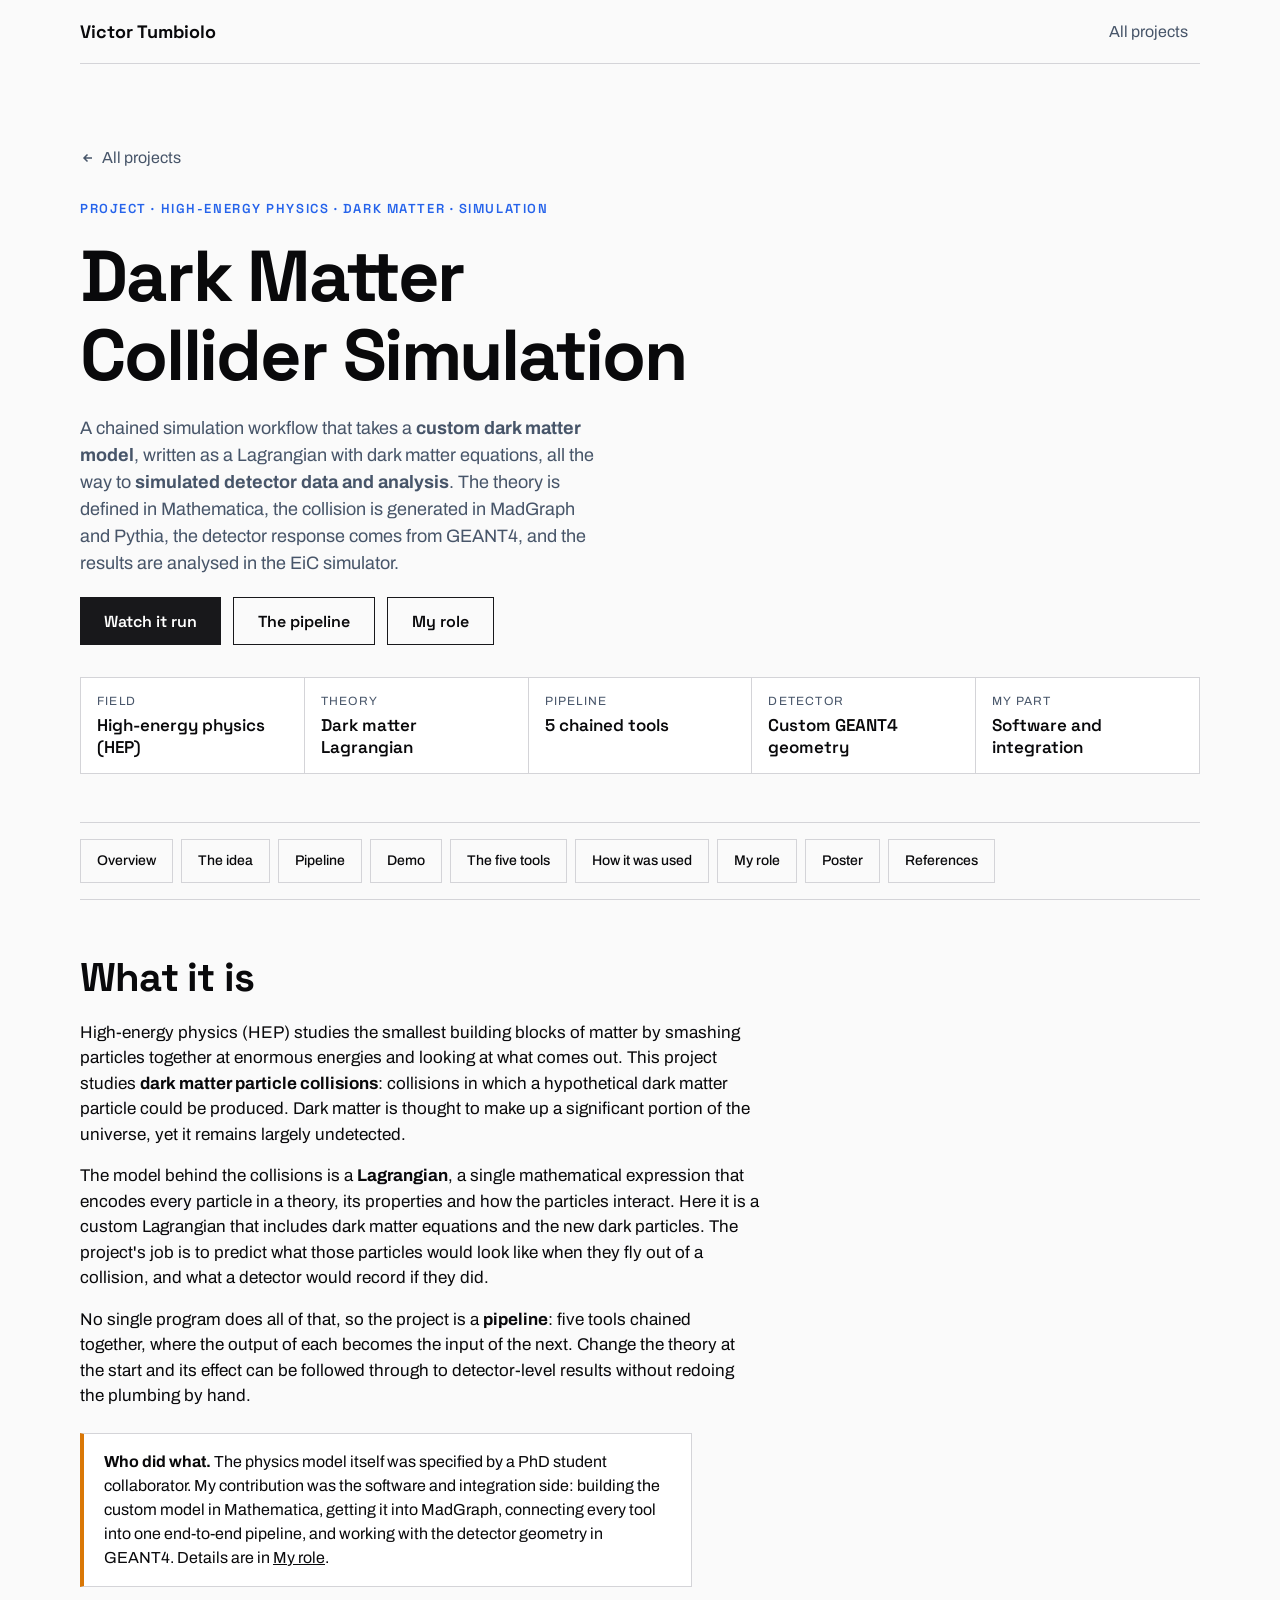
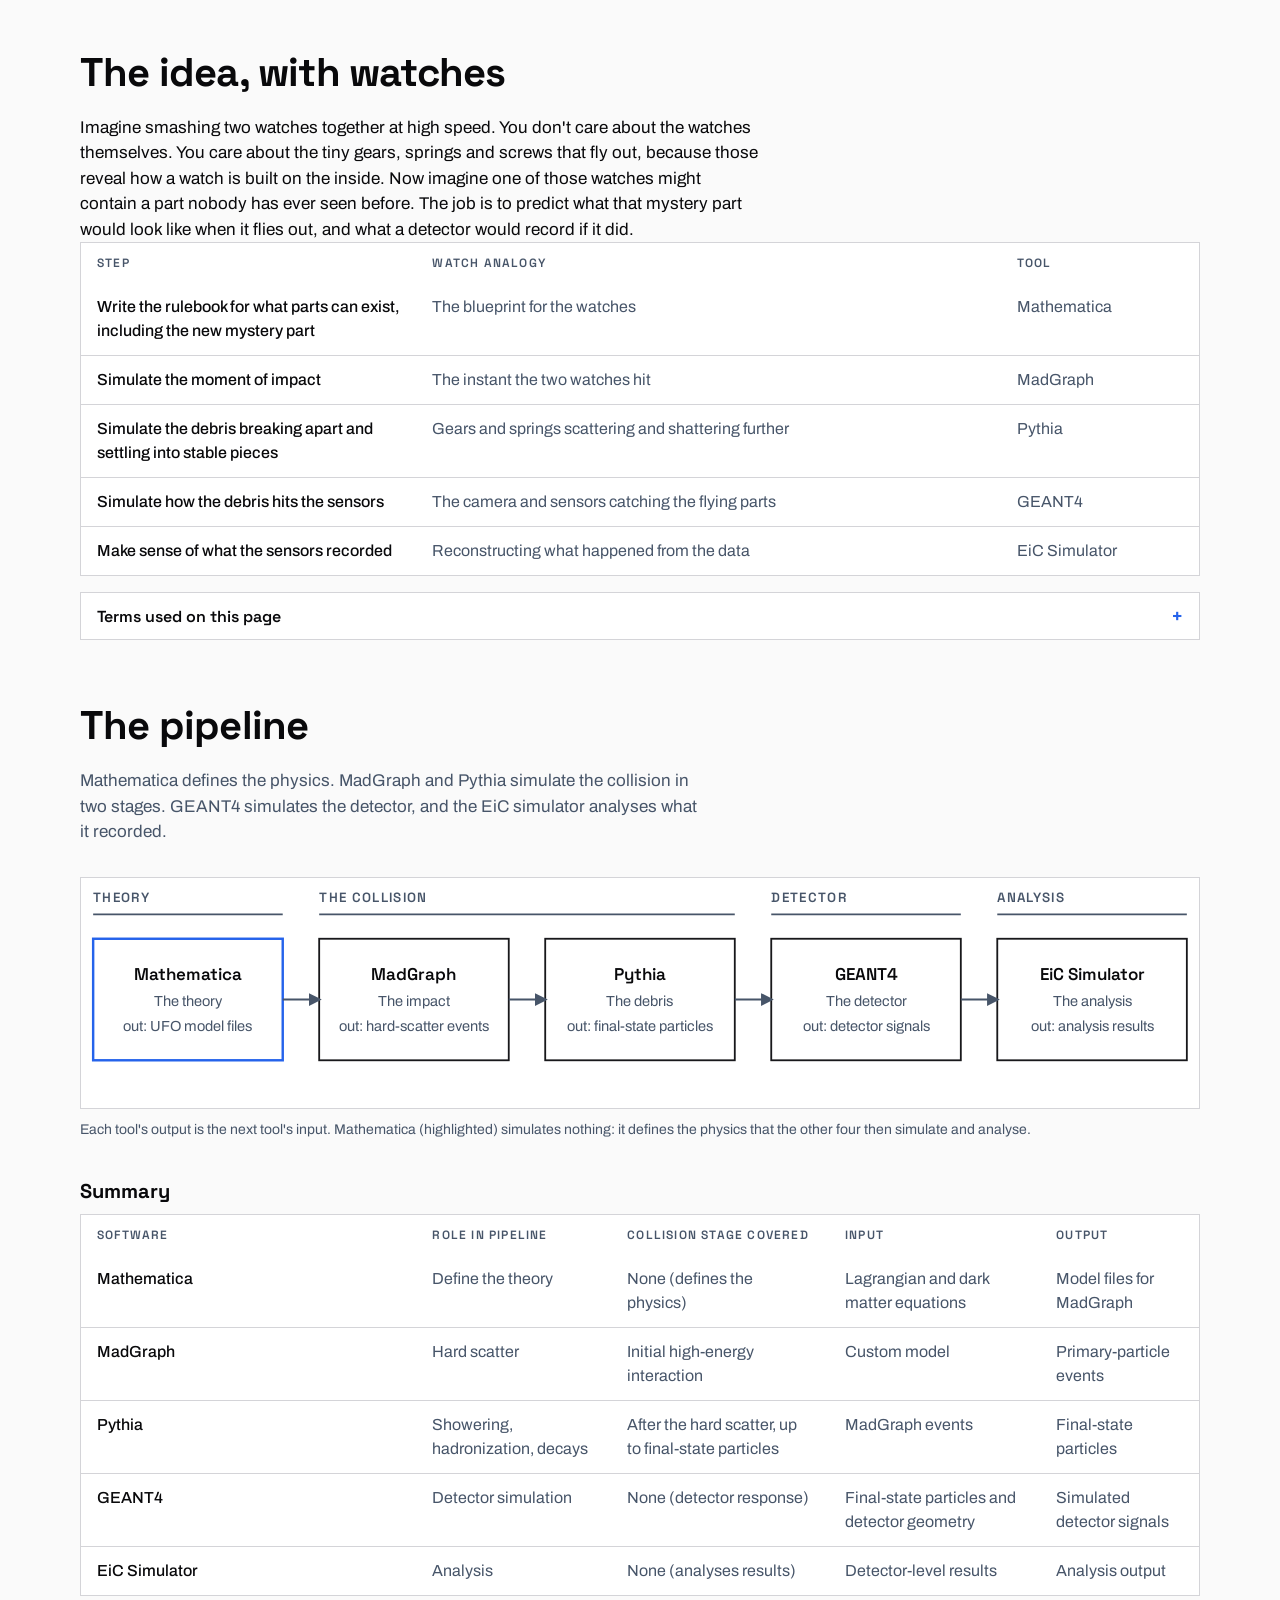
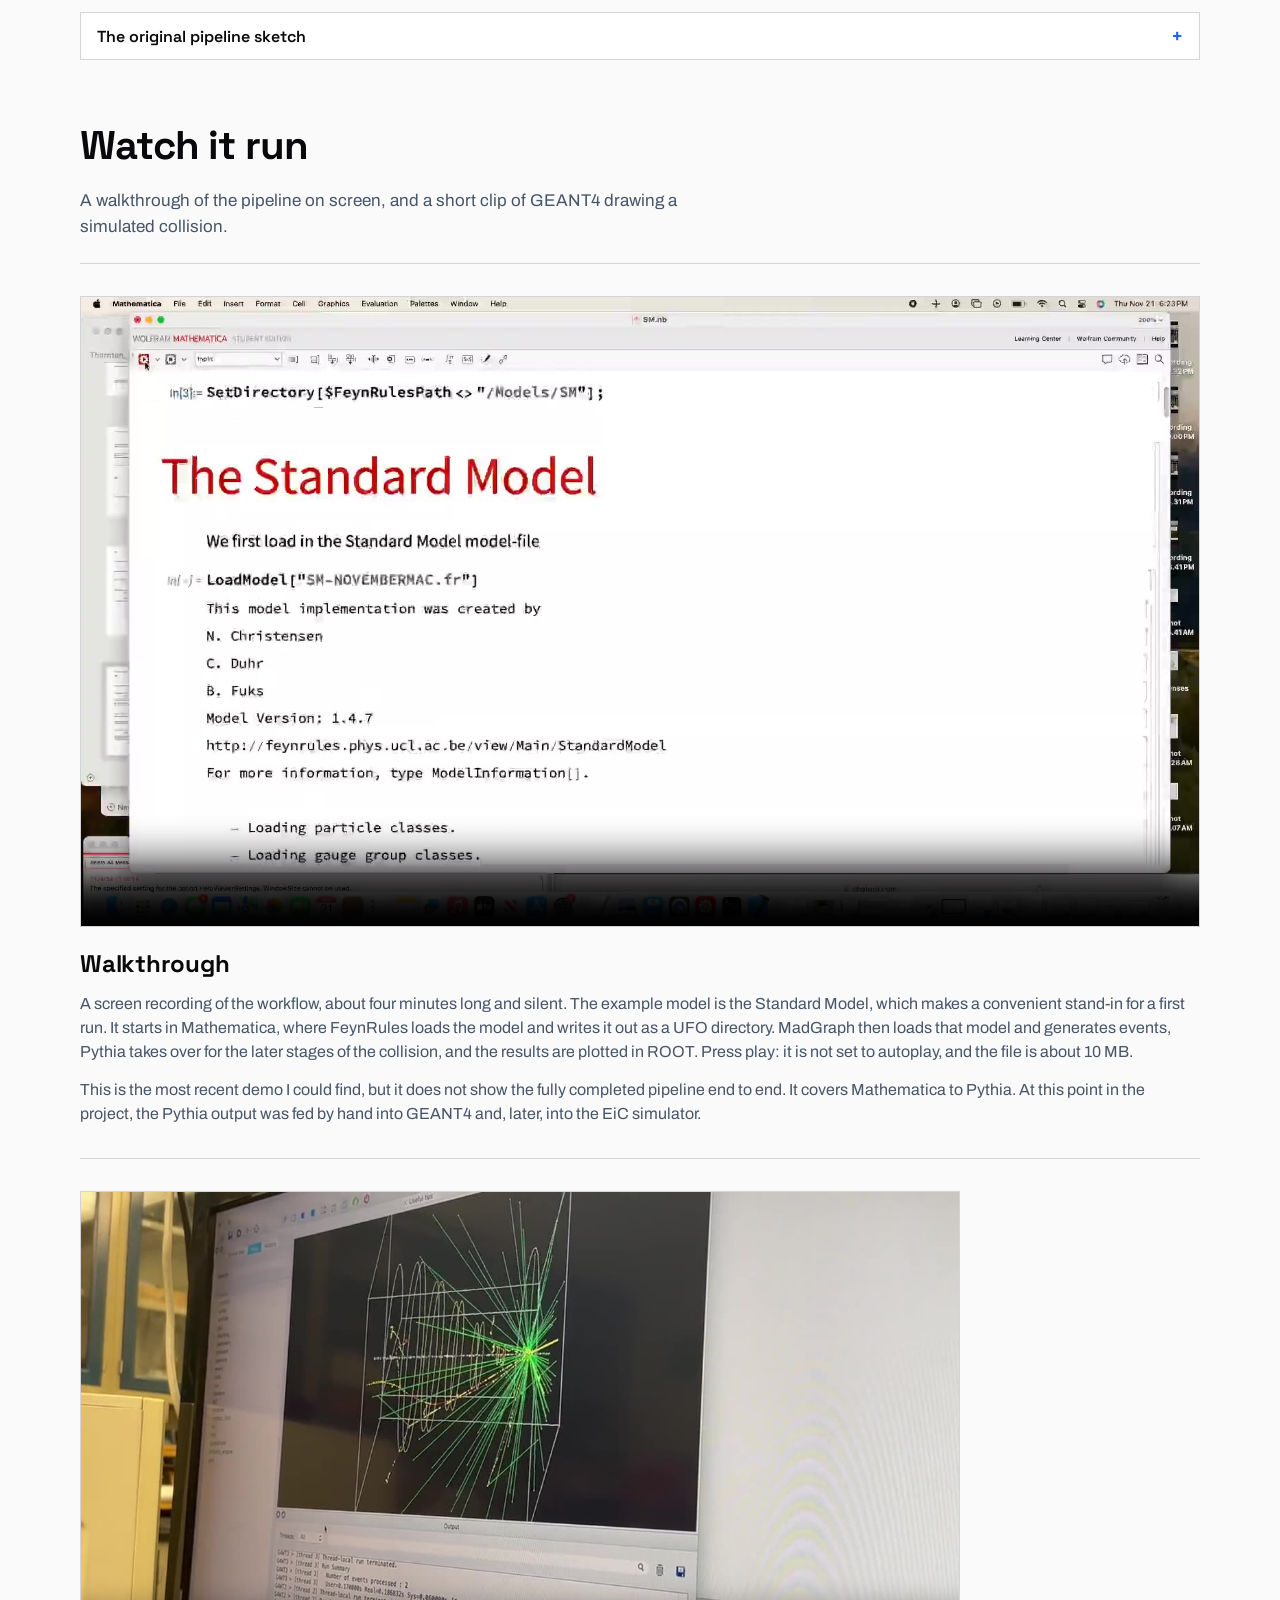
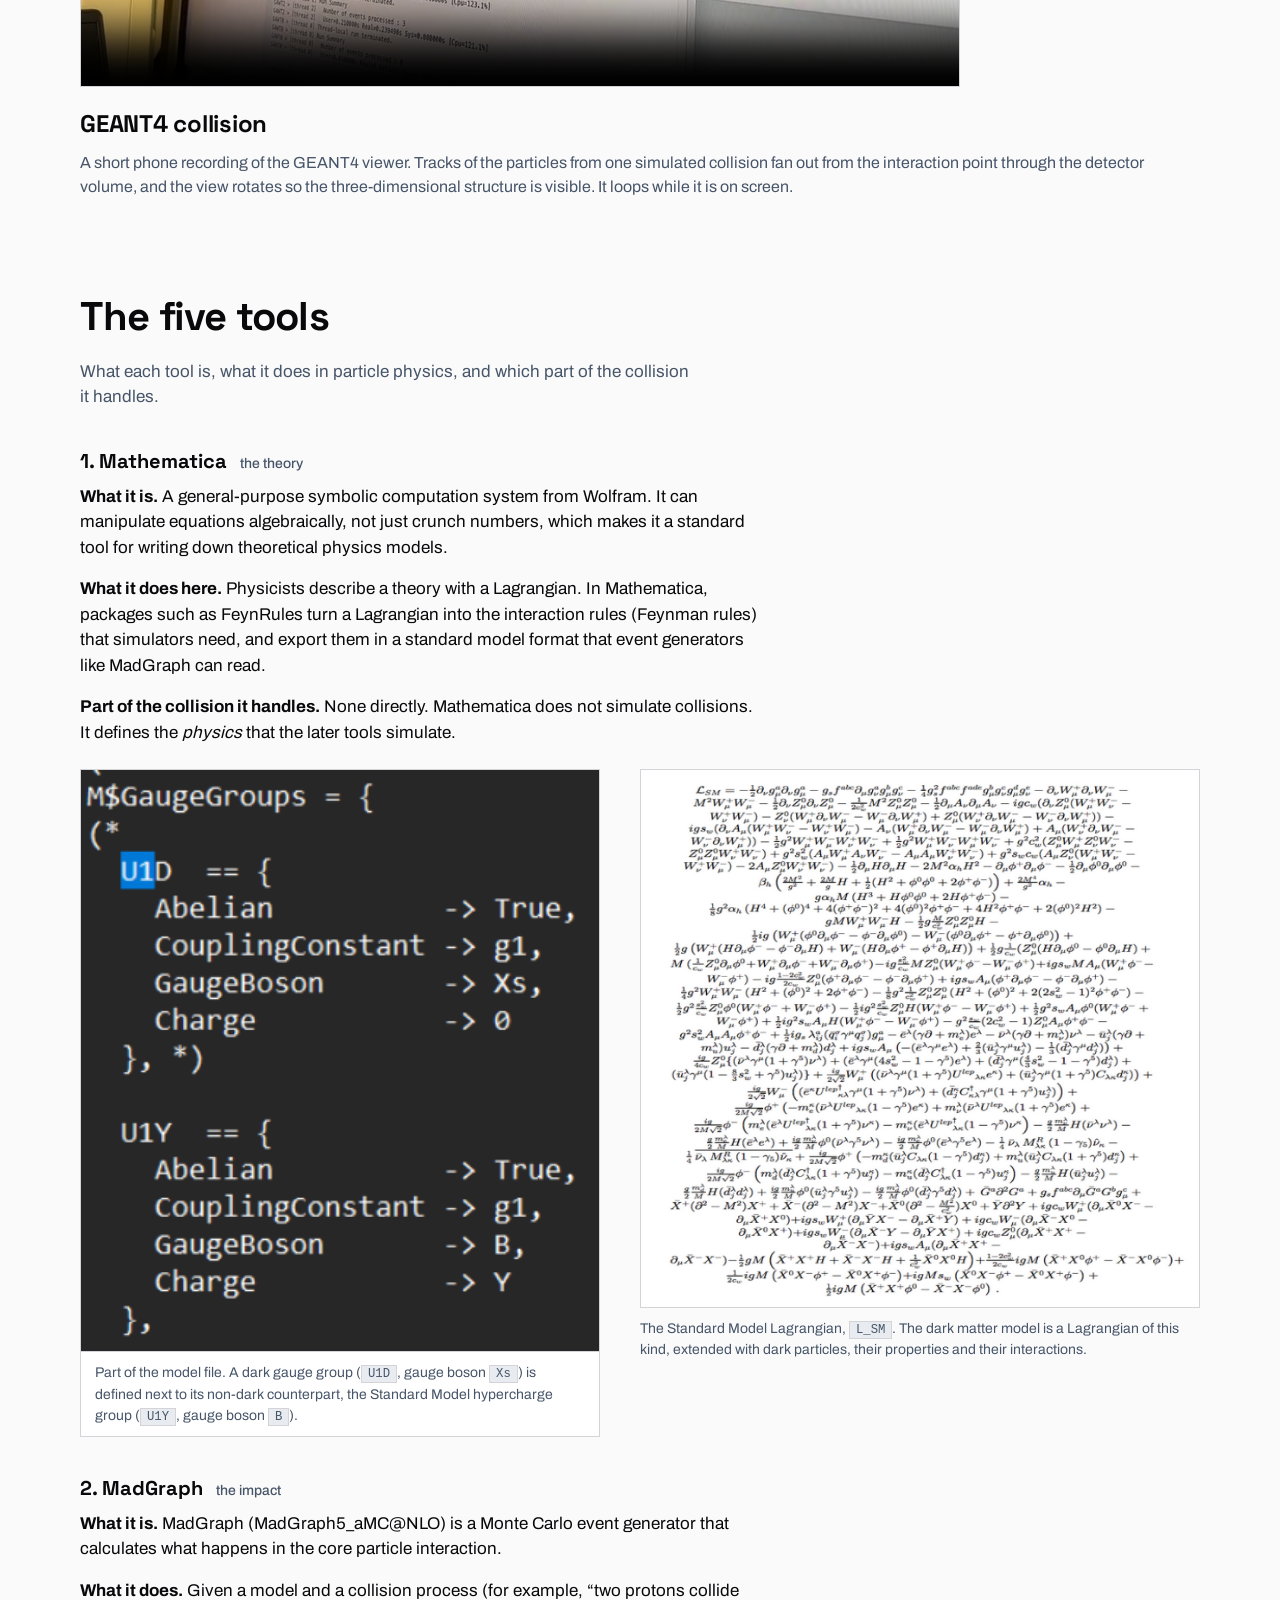
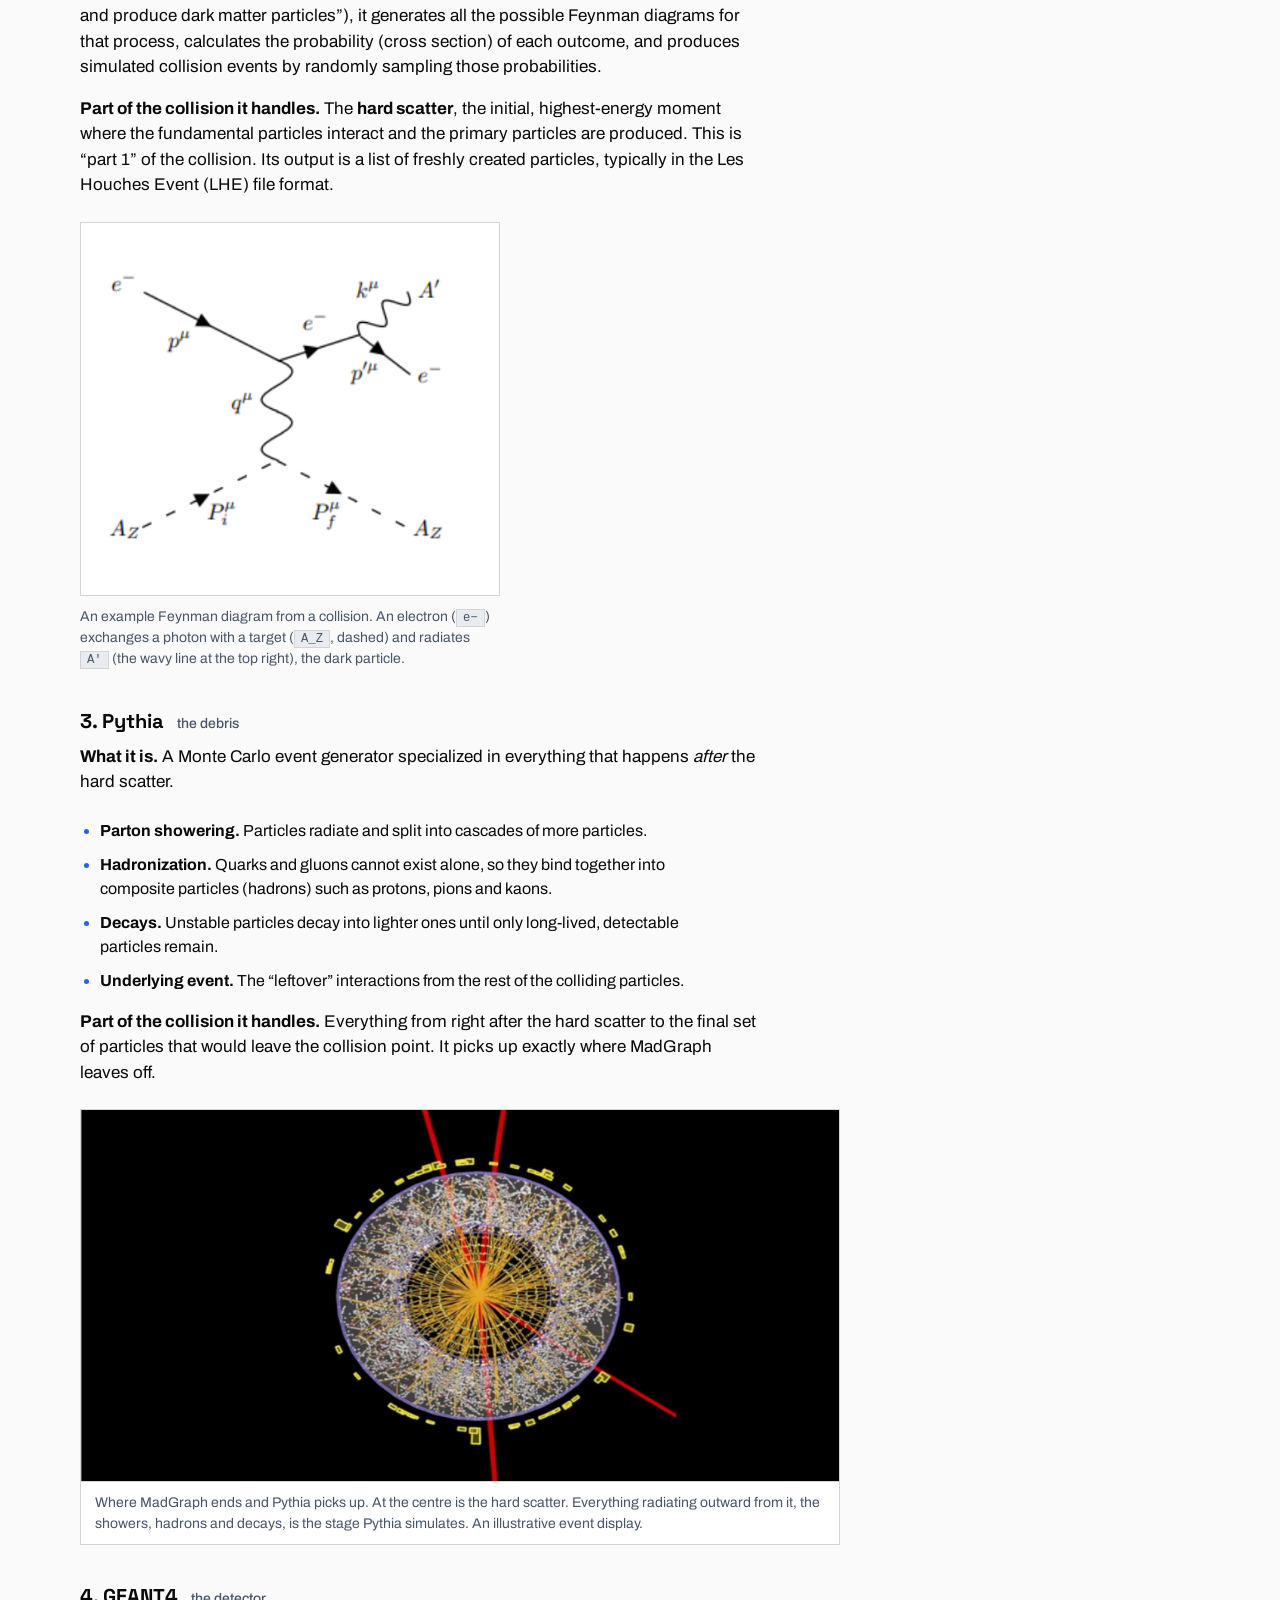
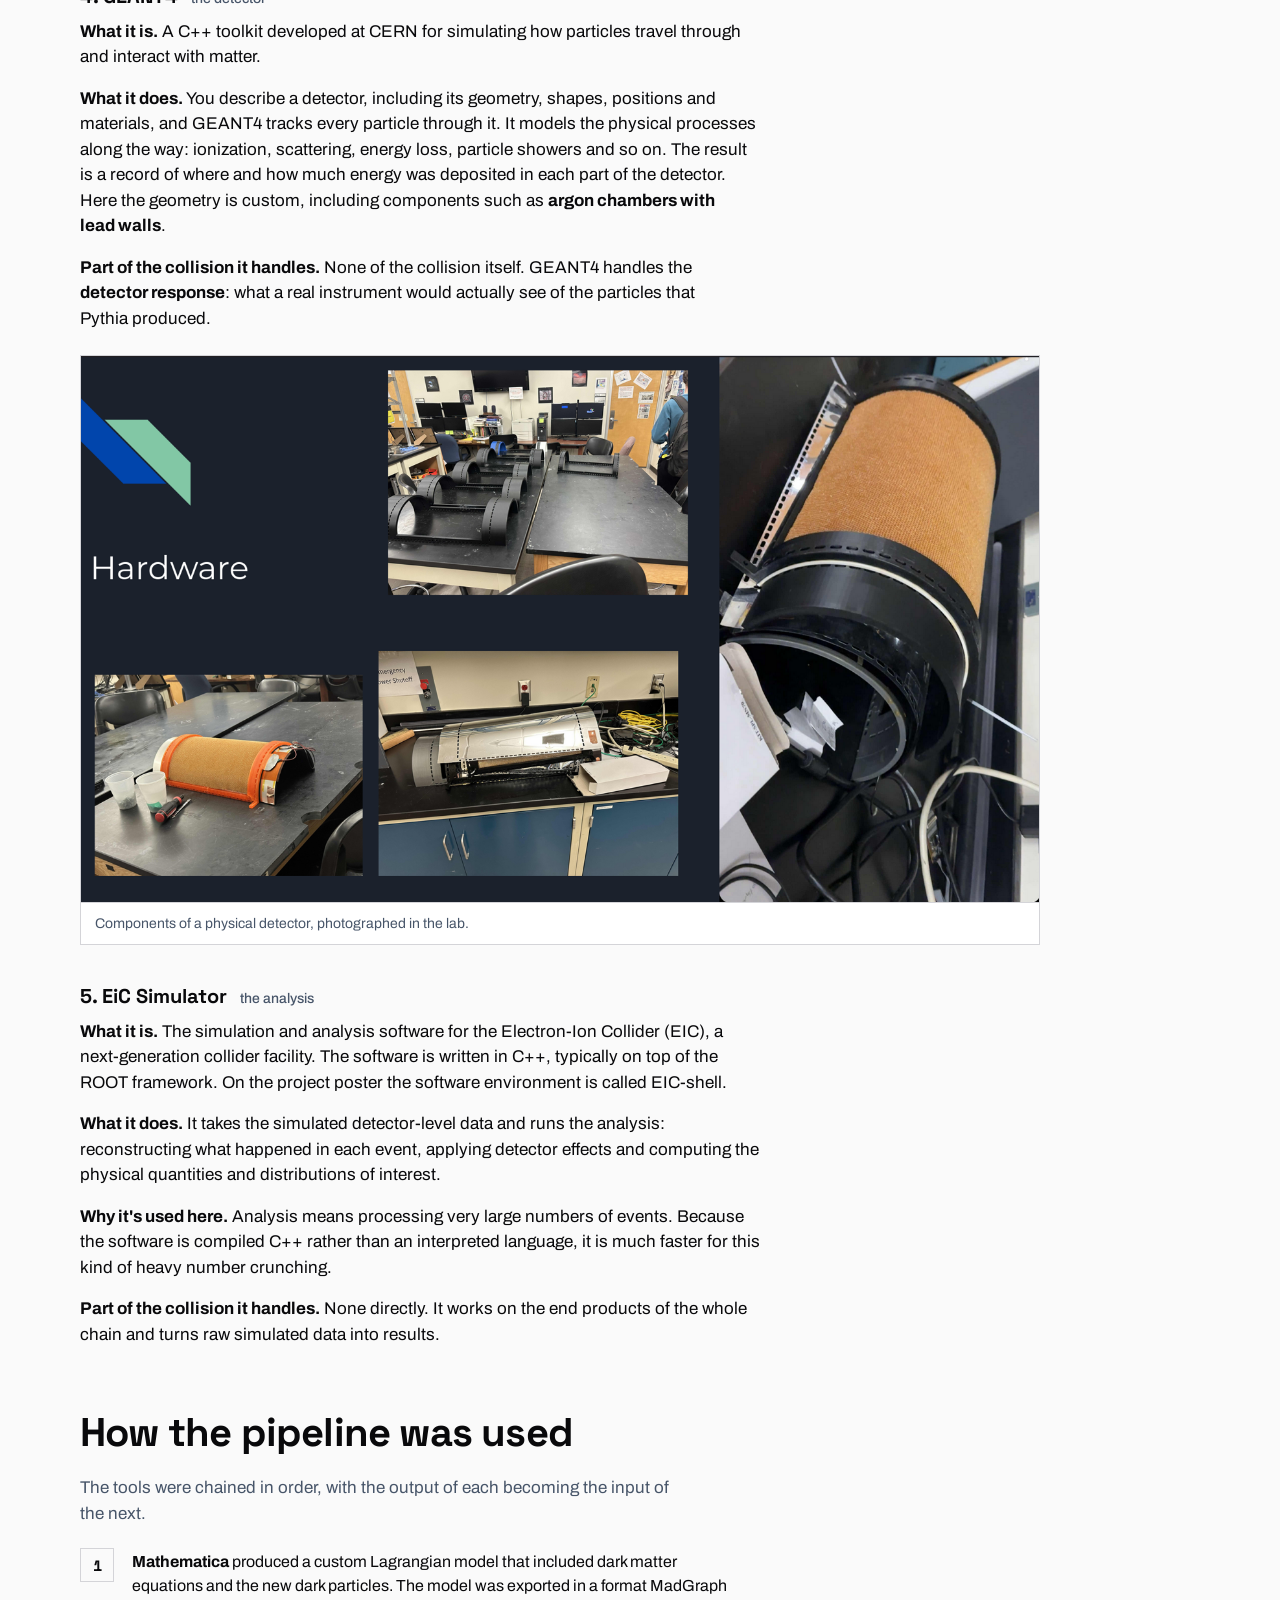
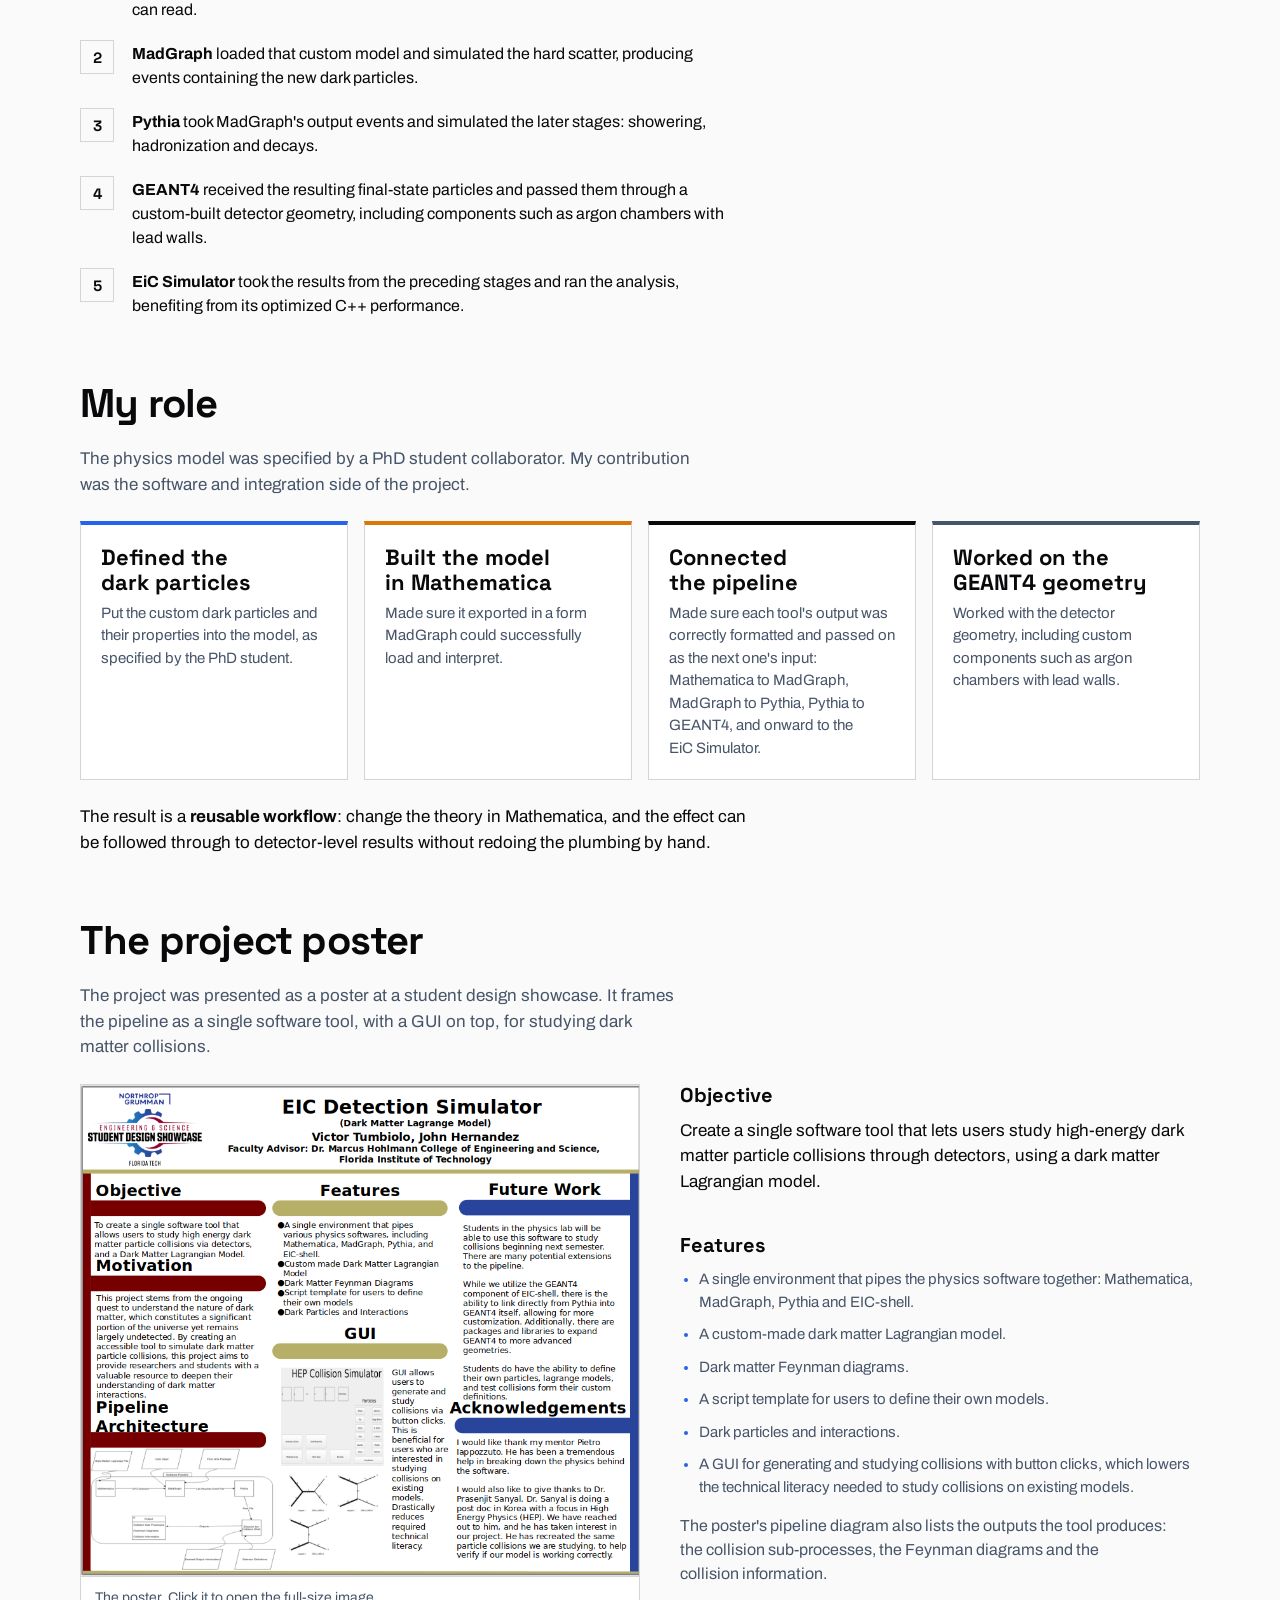
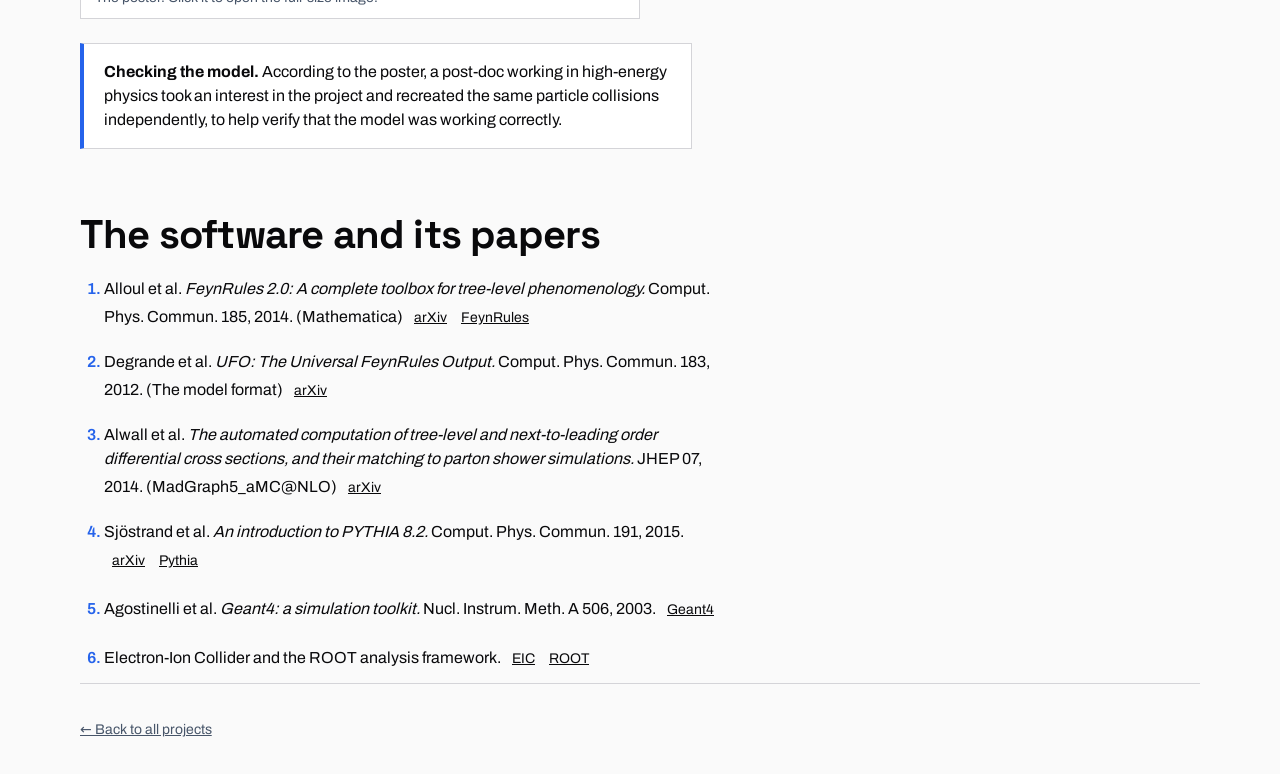
<file: hep/index.html>
<!doctype html>
<html lang="en">
  <head>
    <meta charset="UTF-8" />
    <link rel="icon" type="image/svg+xml" href="/favicon.svg" />
    <meta name="viewport" content="width=device-width, initial-scale=1.0" />
    <meta name="color-scheme" content="light dark" />
    <meta
      name="description"
      content="Dark Matter Collider Simulation: a chained workflow from a dark matter Lagrangian in Mathematica, through MadGraph, Pythia and GEANT4, to analysis in the EiC simulator."
    />
    <title>Dark Matter Collider Simulation</title>
    <script type="module" crossorigin src="/assets/hep-BHcTkLTX.js"></script>
    <link rel="modulepreload" crossorigin href="/assets/projects-D6KBgP7A.js">
    <link rel="modulepreload" crossorigin href="/assets/project-page-YFq_ndGV.js">
    <link rel="stylesheet" crossorigin href="/assets/projects-BDO5pT66.css">
  </head>
  <body>
    <a class="skip" href="#overview">Skip to content</a>

    <header class="site-header">
      <a class="brand" href="/" data-profile-name>Home</a>
      <nav aria-label="Primary">
        <a href="/#work">All projects</a>
      </nav>
    </header>

    <main>
      <section class="project-hero" aria-labelledby="page-title">
        <a class="back" href="/#work">
          <svg viewBox="0 0 16 16" width="16" height="16" aria-hidden="true" focusable="false"><path d="M12 8H4M7.5 4.5L4 8l3.5 3.5" fill="none" stroke="currentColor" stroke-width="1.5" /></svg>
          All projects
        </a>
        <p class="eyebrow">Project &middot; High-energy physics &middot; Dark matter &middot; Simulation</p>
        <h1 id="page-title">Dark Matter Collider Simulation</h1>
        <p class="lede">
          A chained simulation workflow that takes a <strong>custom dark matter model</strong>, written as a
          Lagrangian with dark matter equations, all the way to <strong>simulated detector data and analysis</strong>.
          The theory is defined in Mathematica, the collision is generated in MadGraph and Pythia, the detector
          response comes from GEANT4, and the results are analysed in the EiC simulator.
        </p>
        <div class="actions">
          <a class="button" href="#demo">Watch it run</a>
          <a class="button secondary" href="#pipeline">The pipeline</a>
          <a class="button secondary" href="#role">My role</a>
        </div>
        <dl class="facts">
          <div><dt>Field</dt><dd>High-energy physics (HEP)</dd></div>
          <div><dt>Theory</dt><dd>Dark matter Lagrangian</dd></div>
          <div><dt>Pipeline</dt><dd>5 chained tools</dd></div>
          <div><dt>Detector</dt><dd>Custom GEANT4 geometry</dd></div>
          <div><dt>My part</dt><dd>Software and integration</dd></div>
        </dl>
      </section>

      <nav class="toc" aria-label="On this page">
        <a href="#overview">Overview</a>
        <a href="#analogy">The idea</a>
        <a href="#pipeline">Pipeline</a>
        <a href="#demo">Demo</a>
        <a href="#tools">The five tools</a>
        <a href="#used">How it was used</a>
        <a href="#role">My role</a>
        <a href="#poster">Poster</a>
        <a href="#references">References</a>
      </nav>

      <section id="overview" class="block" aria-labelledby="overview-title">
        <h2 id="overview-title">What it is</h2>
        <div class="prose">
          <p>
            High-energy physics (HEP) studies the smallest building blocks of matter by smashing particles
            together at enormous energies and looking at what comes out. This project studies <strong>dark
            matter particle collisions</strong>: collisions in which a hypothetical dark matter particle could be
            produced. Dark matter is thought to make up a significant portion of the universe, yet it remains
            largely undetected.
          </p>
          <p>
            The model behind the collisions is a <strong>Lagrangian</strong>, a single mathematical expression that
            encodes every particle in a theory, its properties and how the particles interact. Here it is a custom
            Lagrangian that includes dark matter equations and the new dark particles. The project's job is to
            predict what those particles would look like when they fly out of a collision, and what a detector
            would record if they did.
          </p>
          <p>
            No single program does all of that, so the project is a <strong>pipeline</strong>: five tools chained
            together, where the output of each becomes the input of the next. Change the theory at the start and
            its effect can be followed through to detector-level results without redoing the plumbing by hand.
          </p>
        </div>
        <div class="callout warn" style="margin-top: 24px">
          <p>
            <strong>Who did what.</strong> The physics model itself was specified by a PhD student collaborator. My
            contribution was the software and integration side: building the custom model in Mathematica, getting it
            into MadGraph, connecting every tool into one end-to-end pipeline, and working with the detector geometry
            in GEANT4. Details are in <a href="#role">My role</a>.
          </p>
        </div>
      </section>

      <section id="analogy" class="block" aria-labelledby="analogy-title">
        <h2 id="analogy-title">The idea, with watches</h2>
        <div class="prose">
          <p>
            Imagine smashing two watches together at high speed. You don't care about the watches themselves. You
            care about the tiny gears, springs and screws that fly out, because those reveal how a watch is built
            on the inside. Now imagine one of those watches might contain a part nobody has ever seen before. The
            job is to predict what that mystery part would look like when it flies out, and what a detector would
            record if it did.
          </p>
        </div>
        <div class="table-scroll" tabindex="0" role="region" aria-label="Analogy table">
          <table class="data-table results">
            <thead><tr><th scope="col">Step</th><th scope="col">Watch analogy</th><th scope="col">Tool</th></tr></thead>
            <tbody>
              <tr><th scope="row">Write the rulebook for what parts can exist, including the new mystery part</th><td>The blueprint for the watches</td><td>Mathematica</td></tr>
              <tr><th scope="row">Simulate the moment of impact</th><td>The instant the two watches hit</td><td>MadGraph</td></tr>
              <tr><th scope="row">Simulate the debris breaking apart and settling into stable pieces</th><td>Gears and springs scattering and shattering further</td><td>Pythia</td></tr>
              <tr><th scope="row">Simulate how the debris hits the sensors</th><td>The camera and sensors catching the flying parts</td><td>GEANT4</td></tr>
              <tr><th scope="row">Make sense of what the sensors recorded</th><td>Reconstructing what happened from the data</td><td>EiC Simulator</td></tr>
            </tbody>
          </table>
        </div>

        <details class="fold">
          <summary>Terms used on this page</summary>
          <div>
            <div class="table-scroll" tabindex="0" role="region" aria-label="Glossary table">
              <table class="data-table files">
                <tbody>
                  <tr><th scope="row">Lagrangian</th><td>One expression that encodes every particle in a model, its properties and how the particles interact.</td></tr>
                  <tr><th scope="row">Feynman diagram</th><td>A picture of one way a collision can happen. Lines are particles and the points where they meet are interactions.</td></tr>
                  <tr><th scope="row">Cross section</th><td>The probability of a given outcome of a collision.</td></tr>
                  <tr><th scope="row">Hard scatter</th><td>The initial, highest-energy moment of a collision, where the fundamental particles interact and the primary particles are produced.</td></tr>
                  <tr><th scope="row">Parton shower</th><td>Particles radiating and splitting into cascades of more particles.</td></tr>
                  <tr><th scope="row">Hadronization</th><td>Quarks and gluons cannot exist alone, so they bind into composite particles called hadrons, such as protons, pions and kaons.</td></tr>
                  <tr><th scope="row">Final state</th><td>The long-lived, detectable particles that actually leave the collision point.</td></tr>
                  <tr><th scope="row">UFO model</th><td>A standard model format that event generators such as MadGraph can read.</td></tr>
                  <tr><th scope="row">LHE file</th><td>Les Houches Event format, the usual file for a list of freshly created particles.</td></tr>
                </tbody>
              </table>
            </div>
          </div>
        </details>
      </section>

      <section id="pipeline" class="block" aria-labelledby="pipeline-title">
        <h2 id="pipeline-title">The pipeline</h2>
        <p class="section-lede">
          Mathematica defines the physics. MadGraph and Pythia simulate the collision in two stages. GEANT4 simulates
          the detector, and the EiC simulator analyses what it recorded.
        </p>

        <figure class="diagram">
          <div class="diagram-scroll" tabindex="0" role="region" aria-label="Pipeline diagram (scrollable)">
            <svg viewBox="0 0 920 190" width="920" height="190" role="img" aria-labelledby="pipe-title pipe-desc">
              <title id="pipe-title">Mathematica, MadGraph, Pythia, GEANT4, EiC Simulator</title>
              <desc id="pipe-desc">
                Five tools in a row. Mathematica defines the theory and produces model files. MadGraph simulates the
                hard scatter and produces primary-particle events. Pythia simulates showering, hadronization and
                decays and produces final-state particles. GEANT4 simulates the detector and produces simulated
                detector signals. The EiC simulator analyses the results and produces analysis output.
              </desc>
              <defs>
                <marker id="pipe-arrow" viewBox="0 0 10 10" refX="8" refY="5" markerWidth="7" markerHeight="7" orient="auto-start-reverse">
                  <path d="M0 0L10 5L0 10z" class="dg-head" />
                </marker>
              </defs>

              <text class="dg-tag" x="10" y="20">THEORY</text>
              <text class="dg-tag" x="196" y="20">THE COLLISION</text>
              <text class="dg-tag" x="568" y="20">DETECTOR</text>
              <text class="dg-tag" x="754" y="20">ANALYSIS</text>
              <path class="dg-line" d="M10 30H166M196 30H538M568 30H724M754 30H910" />

              <g class="dg-box dg-main"><rect x="10" y="50" width="156" height="100" /><text x="88" y="84" text-anchor="middle">Mathematica</text><text class="dg-sub" x="88" y="105" text-anchor="middle">The theory</text><text class="dg-sub" x="88" y="126" text-anchor="middle">out: UFO model files</text></g>
              <g class="dg-box"><rect x="196" y="50" width="156" height="100" /><text x="274" y="84" text-anchor="middle">MadGraph</text><text class="dg-sub" x="274" y="105" text-anchor="middle">The impact</text><text class="dg-sub" x="274" y="126" text-anchor="middle">out: hard-scatter events</text></g>
              <g class="dg-box"><rect x="382" y="50" width="156" height="100" /><text x="460" y="84" text-anchor="middle">Pythia</text><text class="dg-sub" x="460" y="105" text-anchor="middle">The debris</text><text class="dg-sub" x="460" y="126" text-anchor="middle">out: final-state particles</text></g>
              <g class="dg-box"><rect x="568" y="50" width="156" height="100" /><text x="646" y="84" text-anchor="middle">GEANT4</text><text class="dg-sub" x="646" y="105" text-anchor="middle">The detector</text><text class="dg-sub" x="646" y="126" text-anchor="middle">out: detector signals</text></g>
              <g class="dg-box"><rect x="754" y="50" width="156" height="100" /><text x="832" y="84" text-anchor="middle">EiC Simulator</text><text class="dg-sub" x="832" y="105" text-anchor="middle">The analysis</text><text class="dg-sub" x="832" y="126" text-anchor="middle">out: analysis results</text></g>

              <path class="dg-line" d="M166 100H196" marker-end="url(#pipe-arrow)" />
              <path class="dg-line" d="M352 100H382" marker-end="url(#pipe-arrow)" />
              <path class="dg-line" d="M538 100H568" marker-end="url(#pipe-arrow)" />
              <path class="dg-line" d="M724 100H754" marker-end="url(#pipe-arrow)" />
            </svg>
          </div>
          <figcaption>
            Each tool's output is the next tool's input. Mathematica (highlighted) simulates nothing: it defines the
            physics that the other four then simulate and analyse.
          </figcaption>
        </figure>

        <h3 class="sub">Summary</h3>
        <div class="table-scroll" tabindex="0" role="region" aria-label="Pipeline summary table">
          <table class="data-table">
            <thead>
              <tr><th scope="col">Software</th><th scope="col">Role in pipeline</th><th scope="col">Collision stage covered</th><th scope="col">Input</th><th scope="col">Output</th></tr>
            </thead>
            <tbody>
              <tr><th scope="row">Mathematica</th><td>Define the theory</td><td>None (defines the physics)</td><td>Lagrangian and dark matter equations</td><td>Model files for MadGraph</td></tr>
              <tr><th scope="row">MadGraph</th><td>Hard scatter</td><td>Initial high-energy interaction</td><td>Custom model</td><td>Primary-particle events</td></tr>
              <tr><th scope="row">Pythia</th><td>Showering, hadronization, decays</td><td>After the hard scatter, up to final-state particles</td><td>MadGraph events</td><td>Final-state particles</td></tr>
              <tr><th scope="row">GEANT4</th><td>Detector simulation</td><td>None (detector response)</td><td>Final-state particles and detector geometry</td><td>Simulated detector signals</td></tr>
              <tr><th scope="row">EiC Simulator</th><td>Analysis</td><td>None (analyses results)</td><td>Detector-level results</td><td>Analysis output</td></tr>
            </tbody>
          </table>
        </div>

        <details class="fold">
          <summary>The original pipeline sketch</summary>
          <div>
            <figure class="shot" style="max-width: 900px">
              <img src="/hep/figures/pipeline_sketch.png" width="1045" height="423" alt="Hand-drawn pipeline diagram: Mathematica feeds MadGraph, which feeds Pythia, GEANT4 and EIC Software in a row. Particle info is labelled above MadGraph, and HTML info and diagrams are written to a local directory." loading="lazy" />
              <figcaption>An early design sketch of the pipeline: the model flows from Mathematica into MadGraph, then along the chain to the EIC software, and MadGraph's HTML info and diagrams are written to a local directory.</figcaption>
            </figure>
          </div>
        </details>
      </section>

      <section id="demo" class="block" aria-labelledby="demo-title">
        <h2 id="demo-title">Watch it run</h2>
        <p class="section-lede">
          A walkthrough of the pipeline on screen, and a short clip of GEANT4 drawing a simulated collision.
        </p>

        <article class="playback wide">
          <video
            controls
            playsinline
            preload="none"
            width="1920"
            height="1080"
            poster="/hep/playback/demo.jpg"
            style="--vw: 1120px"
            aria-label="Screen recording of the pipeline: exporting a model from Mathematica, generating events in MadGraph, showering them in Pythia and plotting a histogram in ROOT"
          >
            <source src="/hep/playback/demo.mp4" type="video/mp4" />
          </video>
          <div class="playback-text">
            <h3>Walkthrough</h3>
            <p>
              A screen recording of the workflow, about four minutes long and silent. The example model is the
              Standard Model, which makes a convenient stand-in for a first run. It starts in Mathematica, where
              FeynRules loads the model and writes it out as a UFO directory. MadGraph then loads that model and
              generates events, Pythia takes over for the later stages of the collision, and the results are plotted
              in ROOT. Press play: it is not set to autoplay, and the file is about 10&nbsp;MB.
            </p>
            <p>
              This is the most recent demo I could find, but it does not show the fully completed pipeline end to
              end. It covers Mathematica to Pythia. At this point in the project, the Pythia output was fed by hand
              into GEANT4 and, later, into the EiC simulator.
            </p>
          </div>
        </article>

        <article class="playback wide">
          <video
            data-autoplay
            muted
            loop
            playsinline
            controls
            preload="metadata"
            width="1280"
            height="720"
            poster="/hep/playback/geant4.jpg"
            style="--vw: 880px"
            aria-label="Phone recording of a monitor showing GEANT4 drawing the tracks of a simulated collision inside a box-shaped detector volume, rotating between events"
          >
            <source src="/hep/playback/geant4.mp4" type="video/mp4" />
          </video>
          <div class="playback-text">
            <h3>GEANT4 collision</h3>
            <p>
              A short phone recording of the GEANT4 viewer. Tracks of the particles from one simulated collision
              fan out from the interaction point through the detector volume, and the view rotates so the
              three-dimensional structure is visible. It loops while it is on screen.
            </p>
          </div>
        </article>
      </section>

      <section id="tools" class="block" aria-labelledby="tools-title">
        <h2 id="tools-title">The five tools</h2>
        <p class="section-lede">What each tool is, what it does in particle physics, and which part of the collision it handles.</p>

        <h3 class="sub">1. Mathematica <span class="aside">the theory</span></h3>
        <div class="prose">
          <p>
            <strong>What it is.</strong> A general-purpose symbolic computation system from Wolfram. It can
            manipulate equations algebraically, not just crunch numbers, which makes it a standard tool for
            writing down theoretical physics models.
          </p>
          <p>
            <strong>What it does here.</strong> Physicists describe a theory with a Lagrangian. In Mathematica,
            packages such as FeynRules turn a Lagrangian into the interaction rules (Feynman rules) that simulators
            need, and export them in a standard model format that event generators like MadGraph can read.
          </p>
          <p>
            <strong>Part of the collision it handles.</strong> None directly. Mathematica does not simulate
            collisions. It defines the <em>physics</em> that the later tools simulate.
          </p>
        </div>
        <div class="split wide-fig" style="margin-top: 24px">
          <figure class="shot">
            <img src="/hep/figures/dark_gauge_group.png" width="355" height="398" alt="Mathematica model code defining two U(1) gauge groups, one dark with gauge boson Xs and charge 0, and one for the Standard Model hypercharge with gauge boson B and charge Y" loading="lazy" />
            <figcaption>Part of the model file. A dark gauge group (<code>U1D</code>, gauge boson <code>Xs</code>) is defined next to its non-dark counterpart, the Standard Model hypercharge group (<code>U1Y</code>, gauge boson <code>B</code>).</figcaption>
          </figure>
          <figure class="chart">
            <div class="paper">
              <img src="/hep/figures/sm_lagrangian.png" width="627" height="602" alt="The Standard Model Lagrangian, a long block of equations" loading="lazy" />
            </div>
            <figcaption>The Standard Model Lagrangian, <code>L_SM</code>. The dark matter model is a Lagrangian of this kind, extended with dark particles, their properties and their interactions.</figcaption>
          </figure>
        </div>

        <h3 class="sub">2. MadGraph <span class="aside">the impact</span></h3>
        <div class="prose">
          <p>
            <strong>What it is.</strong> MadGraph (MadGraph5_aMC@NLO) is a Monte Carlo event generator that
            calculates what happens in the core particle interaction.
          </p>
          <p>
            <strong>What it does.</strong> Given a model and a collision process (for example, &ldquo;two protons
            collide and produce dark matter particles&rdquo;), it generates all the possible Feynman diagrams for
            that process, calculates the probability (cross section) of each outcome, and produces simulated
            collision events by randomly sampling those probabilities.
          </p>
          <p>
            <strong>Part of the collision it handles.</strong> The <strong>hard scatter</strong>, the initial,
            highest-energy moment where the fundamental particles interact and the primary particles are produced.
            This is &ldquo;part 1&rdquo; of the collision. Its output is a list of freshly created particles,
            typically in the Les Houches Event (LHE) file format.
          </p>
        </div>
        <figure class="chart" style="max-width: 420px; margin-top: 24px">
          <div class="paper">
            <img src="/hep/figures/feynman.png" width="486" height="430" alt="A Feynman diagram: an electron exchanges a photon with a target and emits a wavy line labelled A prime" loading="lazy" />
          </div>
          <figcaption>An example Feynman diagram from a collision. An electron (<code>e&minus;</code>) exchanges a photon with a target (<code>A_Z</code>, dashed) and radiates <code>A&prime;</code> (the wavy line at the top right), the dark particle.</figcaption>
        </figure>

        <h3 class="sub">3. Pythia <span class="aside">the debris</span></h3>
        <div class="prose">
          <p>
            <strong>What it is.</strong> A Monte Carlo event generator specialized in everything that happens
            <em>after</em> the hard scatter.
          </p>
        </div>
        <ul class="bullets">
          <li><strong>Parton showering.</strong> Particles radiate and split into cascades of more particles.</li>
          <li><strong>Hadronization.</strong> Quarks and gluons cannot exist alone, so they bind together into composite particles (hadrons) such as protons, pions and kaons.</li>
          <li><strong>Decays.</strong> Unstable particles decay into lighter ones until only long-lived, detectable particles remain.</li>
          <li><strong>Underlying event.</strong> The &ldquo;leftover&rdquo; interactions from the rest of the colliding particles.</li>
        </ul>
        <div class="prose" style="margin-top: 16px">
          <p>
            <strong>Part of the collision it handles.</strong> Everything from right after the hard scatter to the
            final set of particles that would leave the collision point. It picks up exactly where MadGraph leaves
            off.
          </p>
        </div>
        <figure class="shot" style="max-width: 760px; margin-top: 24px">
          <img src="/hep/figures/event_display.png" width="1007" height="492" alt="An event display of a collision: a dense burst of tracks from the centre inside concentric detector layers, with three red lines leaving the detector and yellow blocks around the outside" loading="lazy" />
          <figcaption>Where MadGraph ends and Pythia picks up. At the centre is the hard scatter. Everything radiating outward from it, the showers, hadrons and decays, is the stage Pythia simulates. An illustrative event display.</figcaption>
        </figure>

        <h3 class="sub">4. GEANT4 <span class="aside">the detector</span></h3>
        <div class="prose">
          <p>
            <strong>What it is.</strong> A C++ toolkit developed at CERN for simulating how particles travel through
            and interact with matter.
          </p>
          <p>
            <strong>What it does.</strong> You describe a detector, including its geometry, shapes, positions and
            materials, and GEANT4 tracks every particle through it. It models the physical processes along the way:
            ionization, scattering, energy loss, particle showers and so on. The result is a record of where and how
            much energy was deposited in each part of the detector. Here the geometry is custom, including
            components such as <strong>argon chambers with lead walls</strong>.
          </p>
          <p>
            <strong>Part of the collision it handles.</strong> None of the collision itself. GEANT4 handles the
            <strong>detector response</strong>: what a real instrument would actually see of the particles that Pythia
            produced.
          </p>
        </div>
        <figure class="shot" style="max-width: 960px; margin-top: 24px">
          <img src="/hep/figures/hardware.png" width="1478" height="842" alt="Photographs of detector hardware in a physics lab: black curved frames on lab benches, an orange cylindrical component, a foil-wrapped assembly on a bench, and a close-up of a cylinder with a black end ring" loading="lazy" />
          <figcaption>Components of a physical detector, photographed in the lab.</figcaption>
        </figure>

        <h3 class="sub">5. EiC Simulator <span class="aside">the analysis</span></h3>
        <div class="prose">
          <p>
            <strong>What it is.</strong> The simulation and analysis software for the Electron-Ion Collider (EIC), a
            next-generation collider facility. The software is written in C++, typically on top of the ROOT
            framework. On the project poster the software environment is called EIC-shell.
          </p>
          <p>
            <strong>What it does.</strong> It takes the simulated detector-level data and runs the analysis:
            reconstructing what happened in each event, applying detector effects and computing the physical
            quantities and distributions of interest.
          </p>
          <p>
            <strong>Why it's used here.</strong> Analysis means processing very large numbers of events. Because the
            software is compiled C++ rather than an interpreted language, it is much faster for this kind of heavy
            number crunching.
          </p>
          <p>
            <strong>Part of the collision it handles.</strong> None directly. It works on the end products of the
            whole chain and turns raw simulated data into results.
          </p>
        </div>
      </section>

      <section id="used" class="block" aria-labelledby="used-title">
        <h2 id="used-title">How the pipeline was used</h2>
        <p class="section-lede">The tools were chained in order, with the output of each becoming the input of the next.</p>
        <ol class="steps">
          <li><strong>Mathematica</strong> produced a custom Lagrangian model that included dark matter equations and the new dark particles. The model was exported in a format MadGraph can read.</li>
          <li><strong>MadGraph</strong> loaded that custom model and simulated the hard scatter, producing events containing the new dark particles.</li>
          <li><strong>Pythia</strong> took MadGraph's output events and simulated the later stages: showering, hadronization and decays.</li>
          <li><strong>GEANT4</strong> received the resulting final-state particles and passed them through a custom-built detector geometry, including components such as argon chambers with lead walls.</li>
          <li><strong>EiC Simulator</strong> took the results from the preceding stages and ran the analysis, benefiting from its optimized C++ performance.</li>
        </ol>
      </section>

      <section id="role" class="block" aria-labelledby="role-title">
        <h2 id="role-title">My role</h2>
        <p class="section-lede">
          The physics model was specified by a PhD student collaborator. My contribution was the software and
          integration side of the project.
        </p>
        <ul class="ghost-grid">
          <li class="ghost" style="--c: var(--accent)">
            <h3>Defined the dark particles</h3>
            <p>Put the custom dark particles and their properties into the model, as specified by the PhD student.</p>
          </li>
          <li class="ghost" style="--c: var(--series-b)">
            <h3>Built the model in Mathematica</h3>
            <p>Made sure it exported in a form MadGraph could successfully load and interpret.</p>
          </li>
          <li class="ghost" style="--c: var(--fg)">
            <h3>Connected the pipeline</h3>
            <p>Made sure each tool's output was correctly formatted and passed on as the next one's input: Mathematica to MadGraph, MadGraph to Pythia, Pythia to GEANT4, and onward to the EiC Simulator.</p>
          </li>
          <li class="ghost" style="--c: var(--muted-fg)">
            <h3>Worked on the GEANT4 geometry</h3>
            <p>Worked with the detector geometry, including custom components such as argon chambers with lead walls.</p>
          </li>
        </ul>
        <div class="prose" style="margin-top: 24px">
          <p>
            The result is a <strong>reusable workflow</strong>: change the theory in Mathematica, and the effect can
            be followed through to detector-level results without redoing the plumbing by hand.
          </p>
        </div>
      </section>

      <section id="poster" class="block" aria-labelledby="poster-title">
        <h2 id="poster-title">The project poster</h2>
        <p class="section-lede">
          The project was presented as a poster at a student design showcase. It frames the pipeline as a single
          software tool, with a GUI on top, for studying dark matter collisions.
        </p>
        <div class="split poster">
          <figure class="shot">
            <a href="/hep/figures/poster.png" target="_blank" rel="noopener noreferrer">
              <img src="/hep/figures/poster.png" width="878" height="773" alt="Project poster titled EIC Detection Simulator, Dark Matter Lagrange Model, with sections for objective, motivation, pipeline architecture, features, GUI, future work and acknowledgements" loading="lazy" />
            </a>
            <figcaption>The poster. Click it to open the full-size image.</figcaption>
          </figure>
          <div>
            <h3 class="sub" style="margin-top: 0">Objective</h3>
            <div class="prose">
              <p>
                Create a single software tool that lets users study high-energy dark matter particle collisions
                through detectors, using a dark matter Lagrangian model.
              </p>
            </div>
            <h3 class="sub">Features</h3>
            <ul class="bullets tight" style="margin-top: 0">
              <li>A single environment that pipes the physics software together: Mathematica, MadGraph, Pythia and EIC-shell.</li>
              <li>A custom-made dark matter Lagrangian model.</li>
              <li>Dark matter Feynman diagrams.</li>
              <li>A script template for users to define their own models.</li>
              <li>Dark particles and interactions.</li>
              <li>A GUI for generating and studying collisions with button clicks, which lowers the technical literacy needed to study collisions on existing models.</li>
            </ul>
            <p class="note">
              The poster's pipeline diagram also lists the outputs the tool produces: the collision sub-processes,
              the Feynman diagrams and the collision information.
            </p>
          </div>
        </div>
        <div class="callout" style="margin-top: 24px">
          <p>
            <strong>Checking the model.</strong> According to the poster, a post-doc working in high-energy physics
            took an interest in the project and recreated the same particle collisions independently, to help verify
            that the model was working correctly.
          </p>
        </div>
      </section>

      <section id="references" class="block" aria-labelledby="references-title">
        <h2 id="references-title">The software and its papers</h2>
        <ol class="refs">
          <li>
            Alloul et al. <cite>FeynRules 2.0: A complete toolbox for tree-level phenomenology.</cite> Comput. Phys. Commun. 185, 2014. (Mathematica)
            <span class="ref-links"><a href="https://arxiv.org/abs/1310.1921" target="_blank" rel="noopener noreferrer">arXiv</a><a href="https://feynrules.phys.ucl.ac.be/" target="_blank" rel="noopener noreferrer">FeynRules</a></span>
          </li>
          <li>
            Degrande et al. <cite>UFO: The Universal FeynRules Output.</cite> Comput. Phys. Commun. 183, 2012. (The model format)
            <span class="ref-links"><a href="https://arxiv.org/abs/1108.2040" target="_blank" rel="noopener noreferrer">arXiv</a></span>
          </li>
          <li>
            Alwall et al. <cite>The automated computation of tree-level and next-to-leading order differential cross sections, and their matching to parton shower simulations.</cite> JHEP 07, 2014. (MadGraph5_aMC@NLO)
            <span class="ref-links"><a href="https://arxiv.org/abs/1405.0301" target="_blank" rel="noopener noreferrer">arXiv</a></span>
          </li>
          <li>
            Sj&ouml;strand et al. <cite>An introduction to PYTHIA 8.2.</cite> Comput. Phys. Commun. 191, 2015.
            <span class="ref-links"><a href="https://arxiv.org/abs/1410.3012" target="_blank" rel="noopener noreferrer">arXiv</a><a href="https://pythia.org/" target="_blank" rel="noopener noreferrer">Pythia</a></span>
          </li>
          <li>
            Agostinelli et al. <cite>Geant4: a simulation toolkit.</cite> Nucl. Instrum. Meth. A 506, 2003.
            <span class="ref-links"><a href="https://geant4.web.cern.ch/" target="_blank" rel="noopener noreferrer">Geant4</a></span>
          </li>
          <li>
            Electron-Ion Collider and the ROOT analysis framework.
            <span class="ref-links"><a href="https://www.bnl.gov/eic/" target="_blank" rel="noopener noreferrer">EIC</a><a href="https://root.cern/" target="_blank" rel="noopener noreferrer">ROOT</a></span>
          </li>
        </ol>
      </section>
    </main>

    <footer class="site-footer">
      <a href="/#work">&larr; Back to all projects</a>
    </footer>

  </body>
</html>
</file>
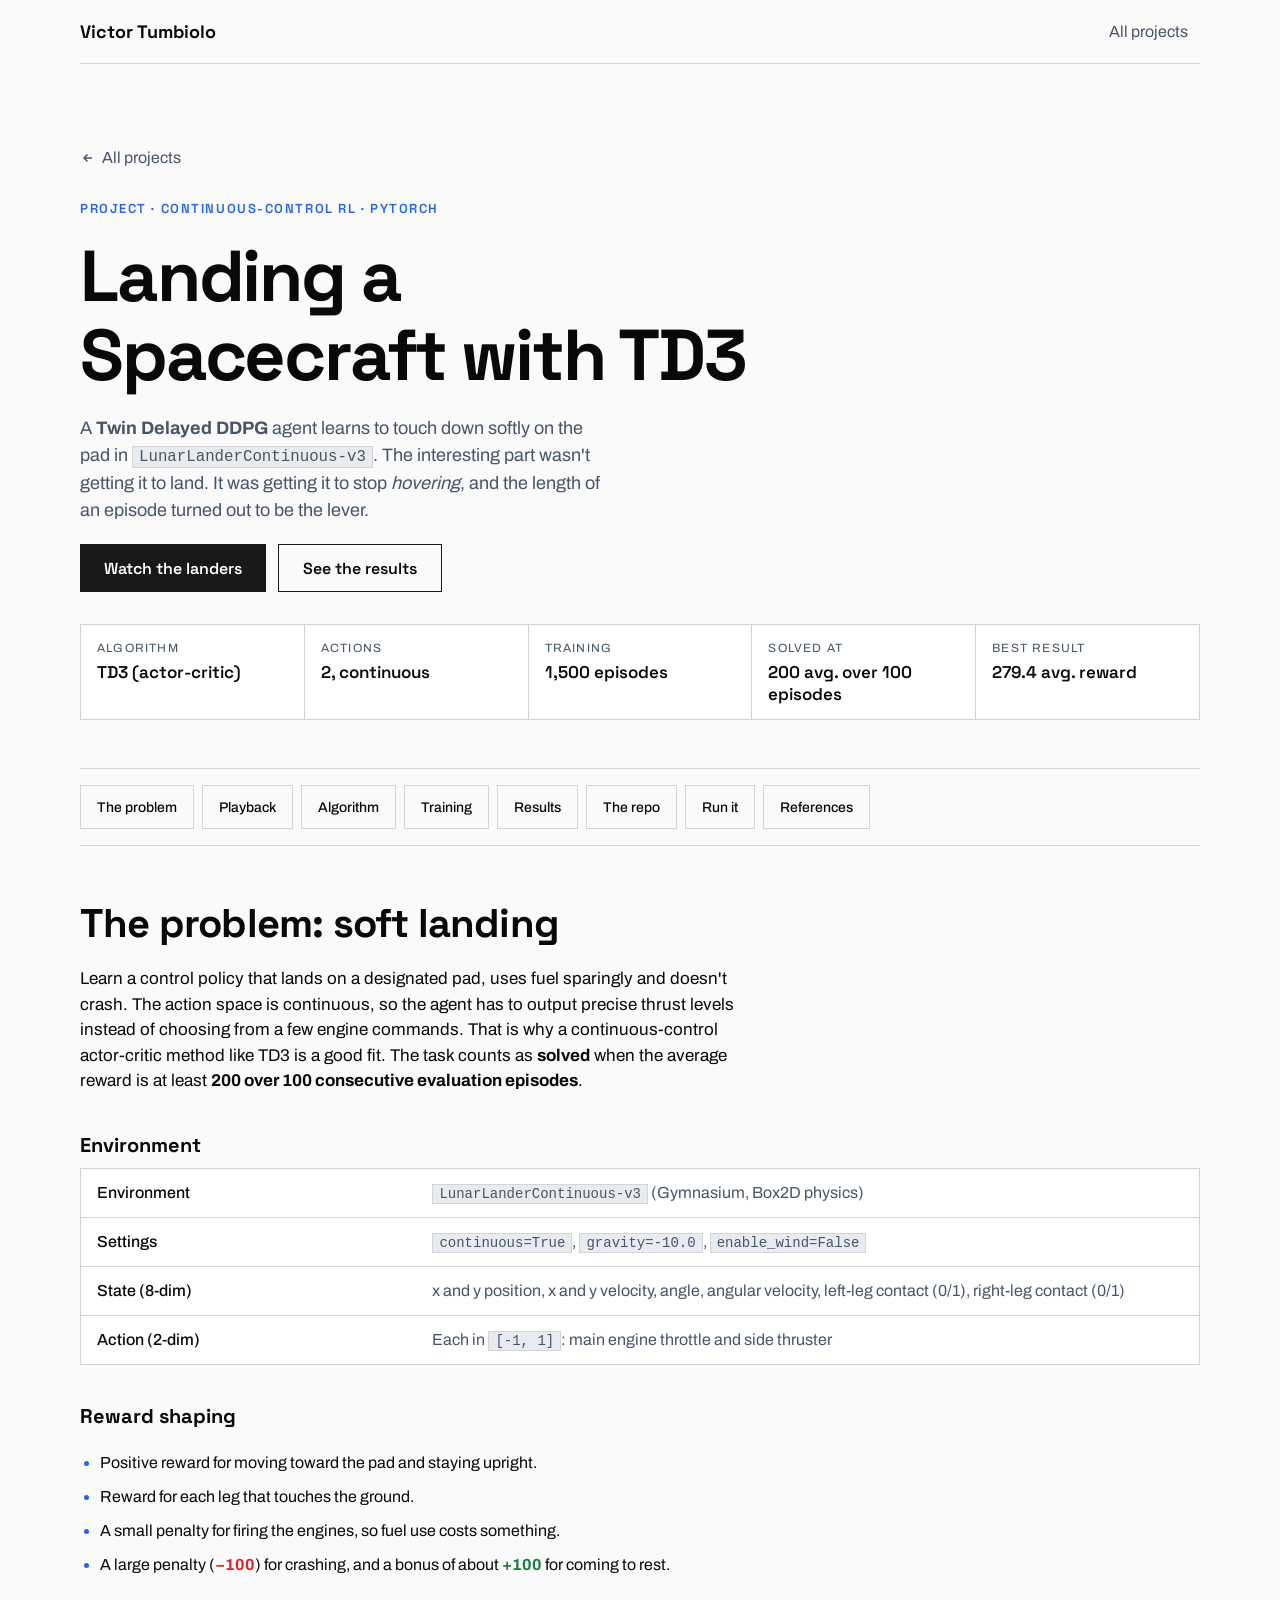
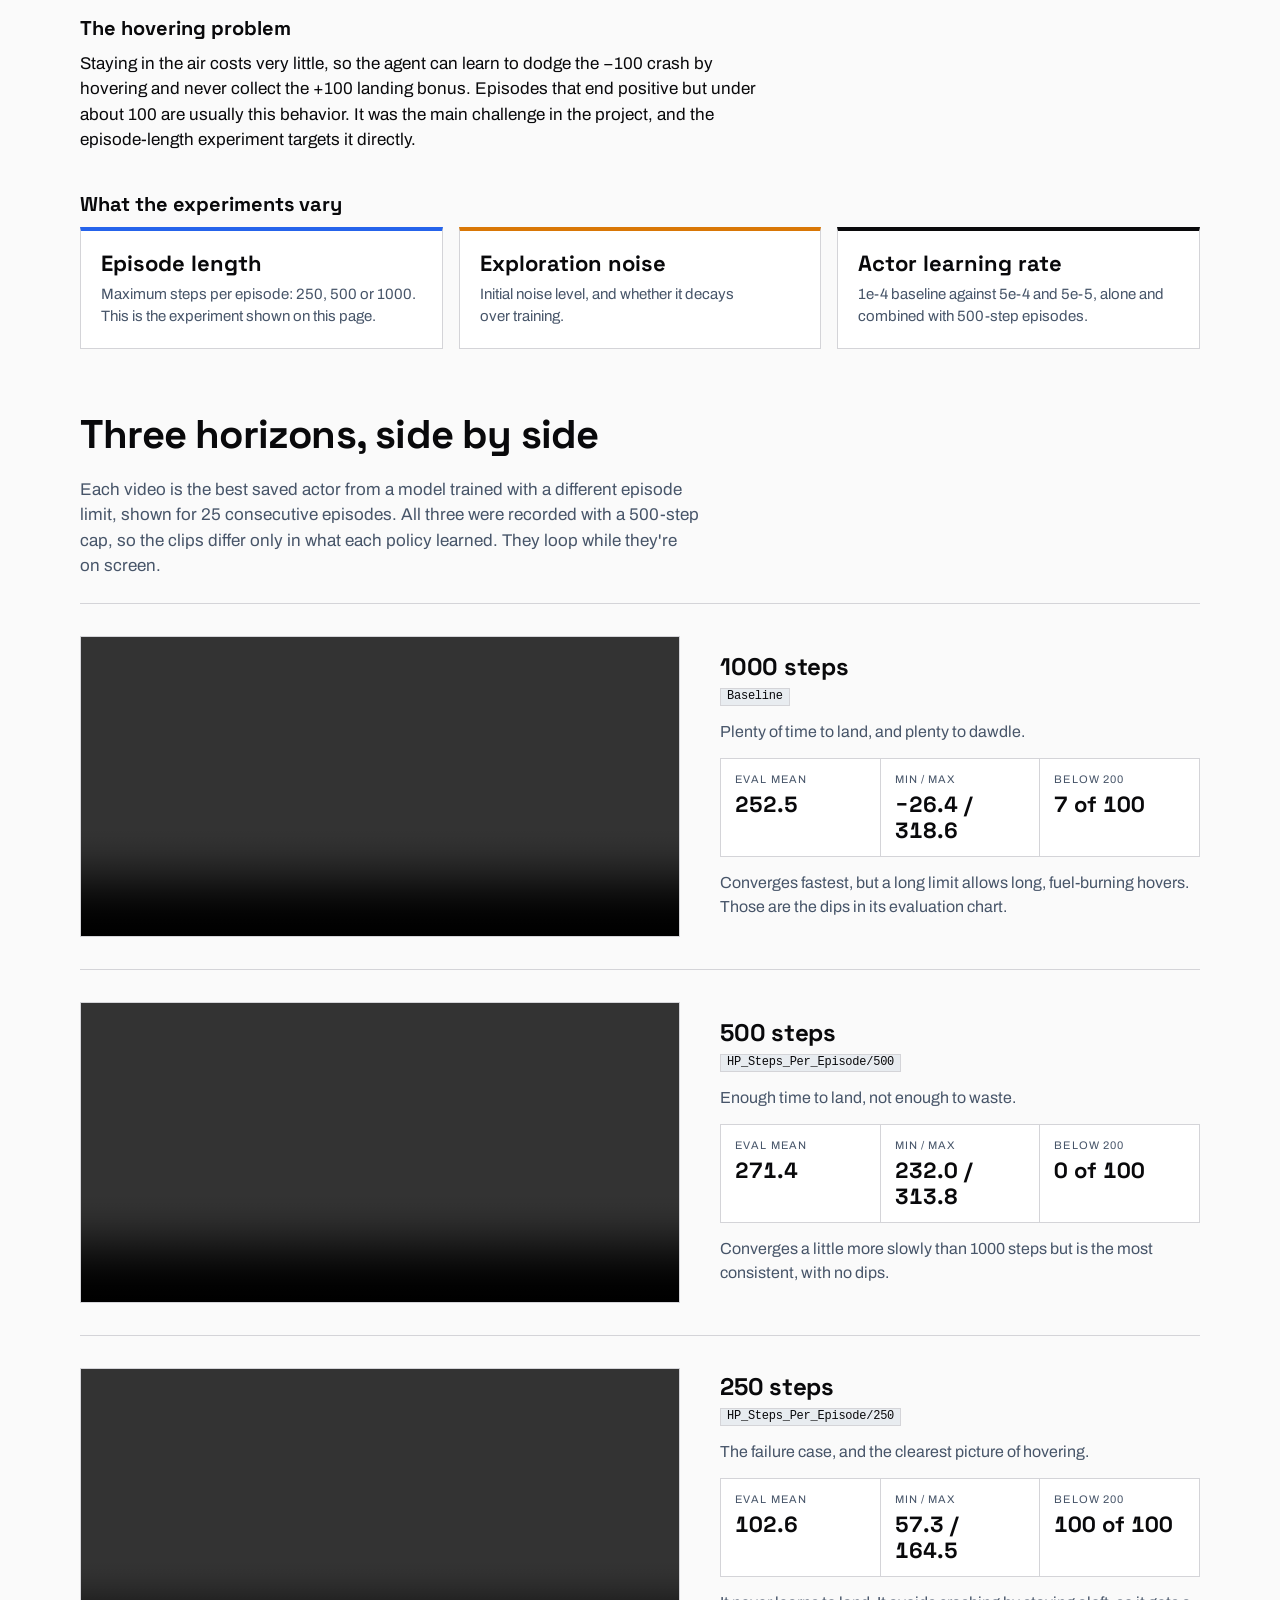
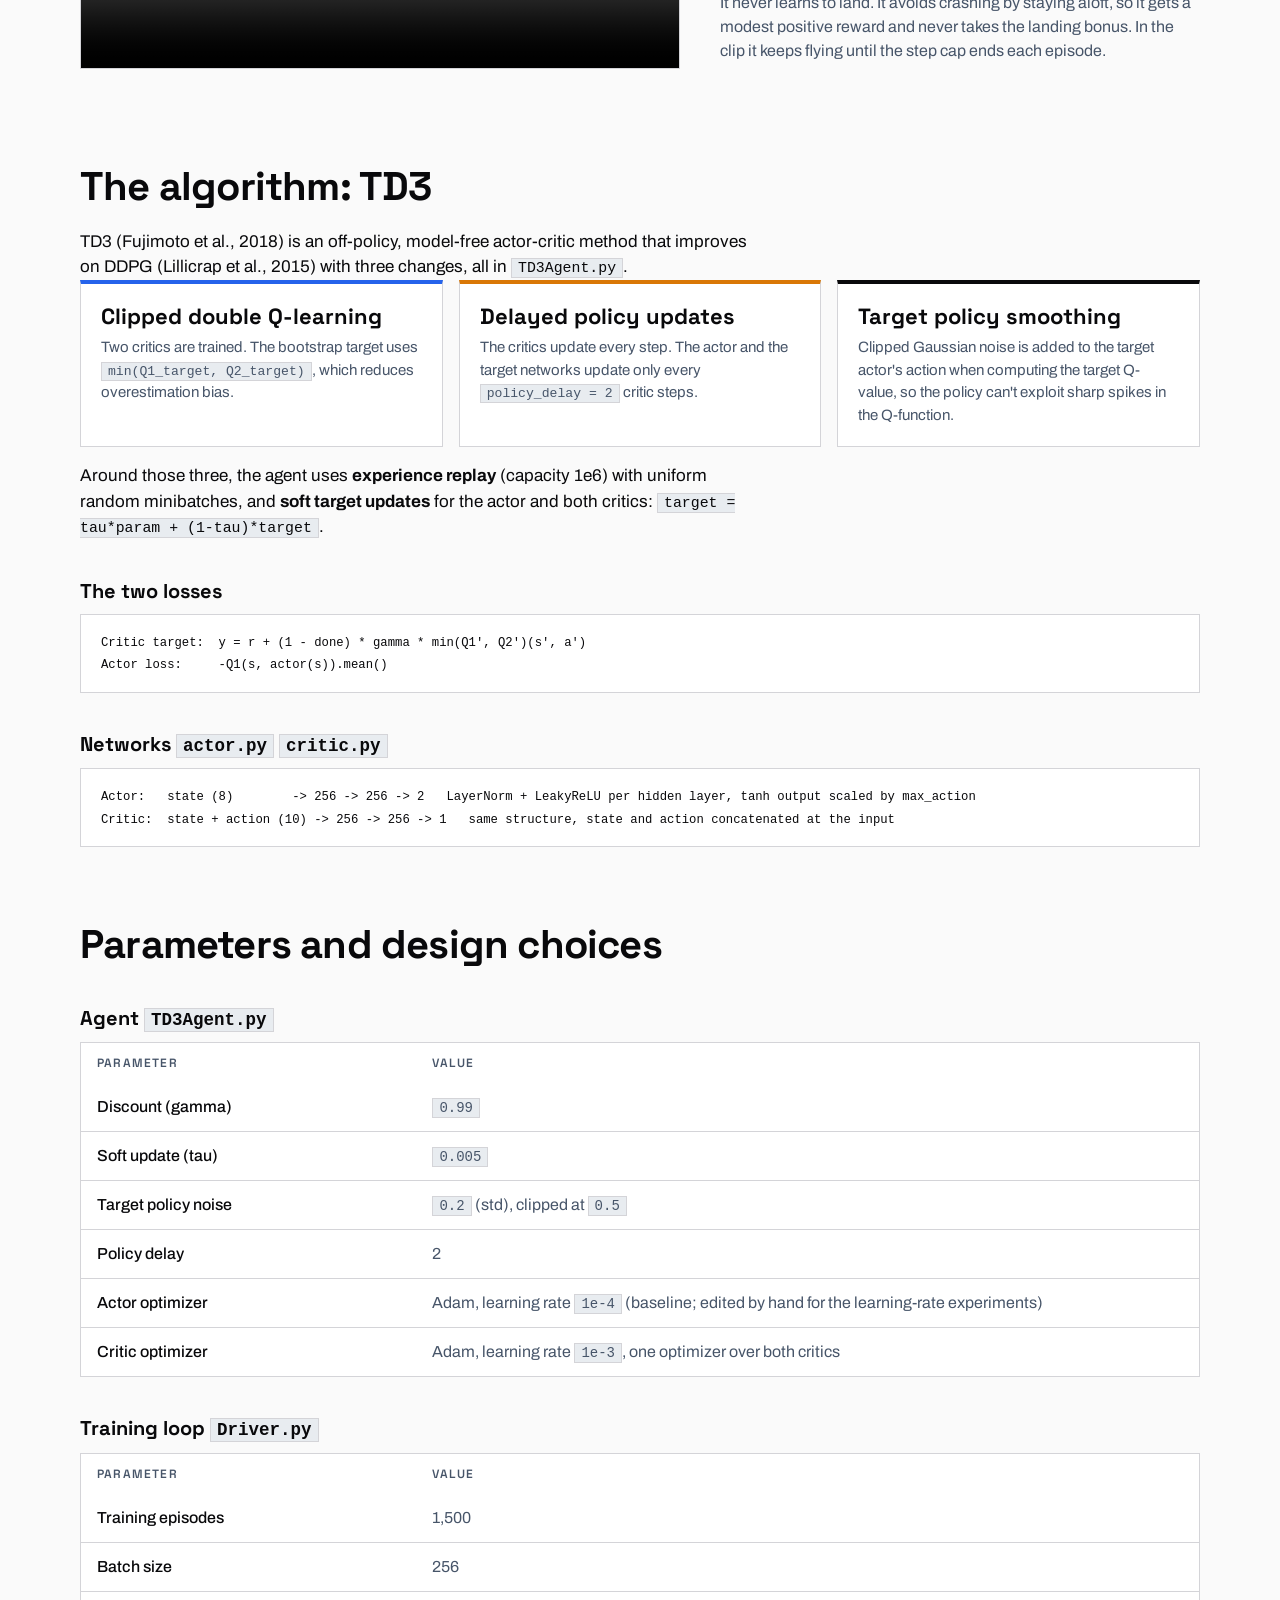
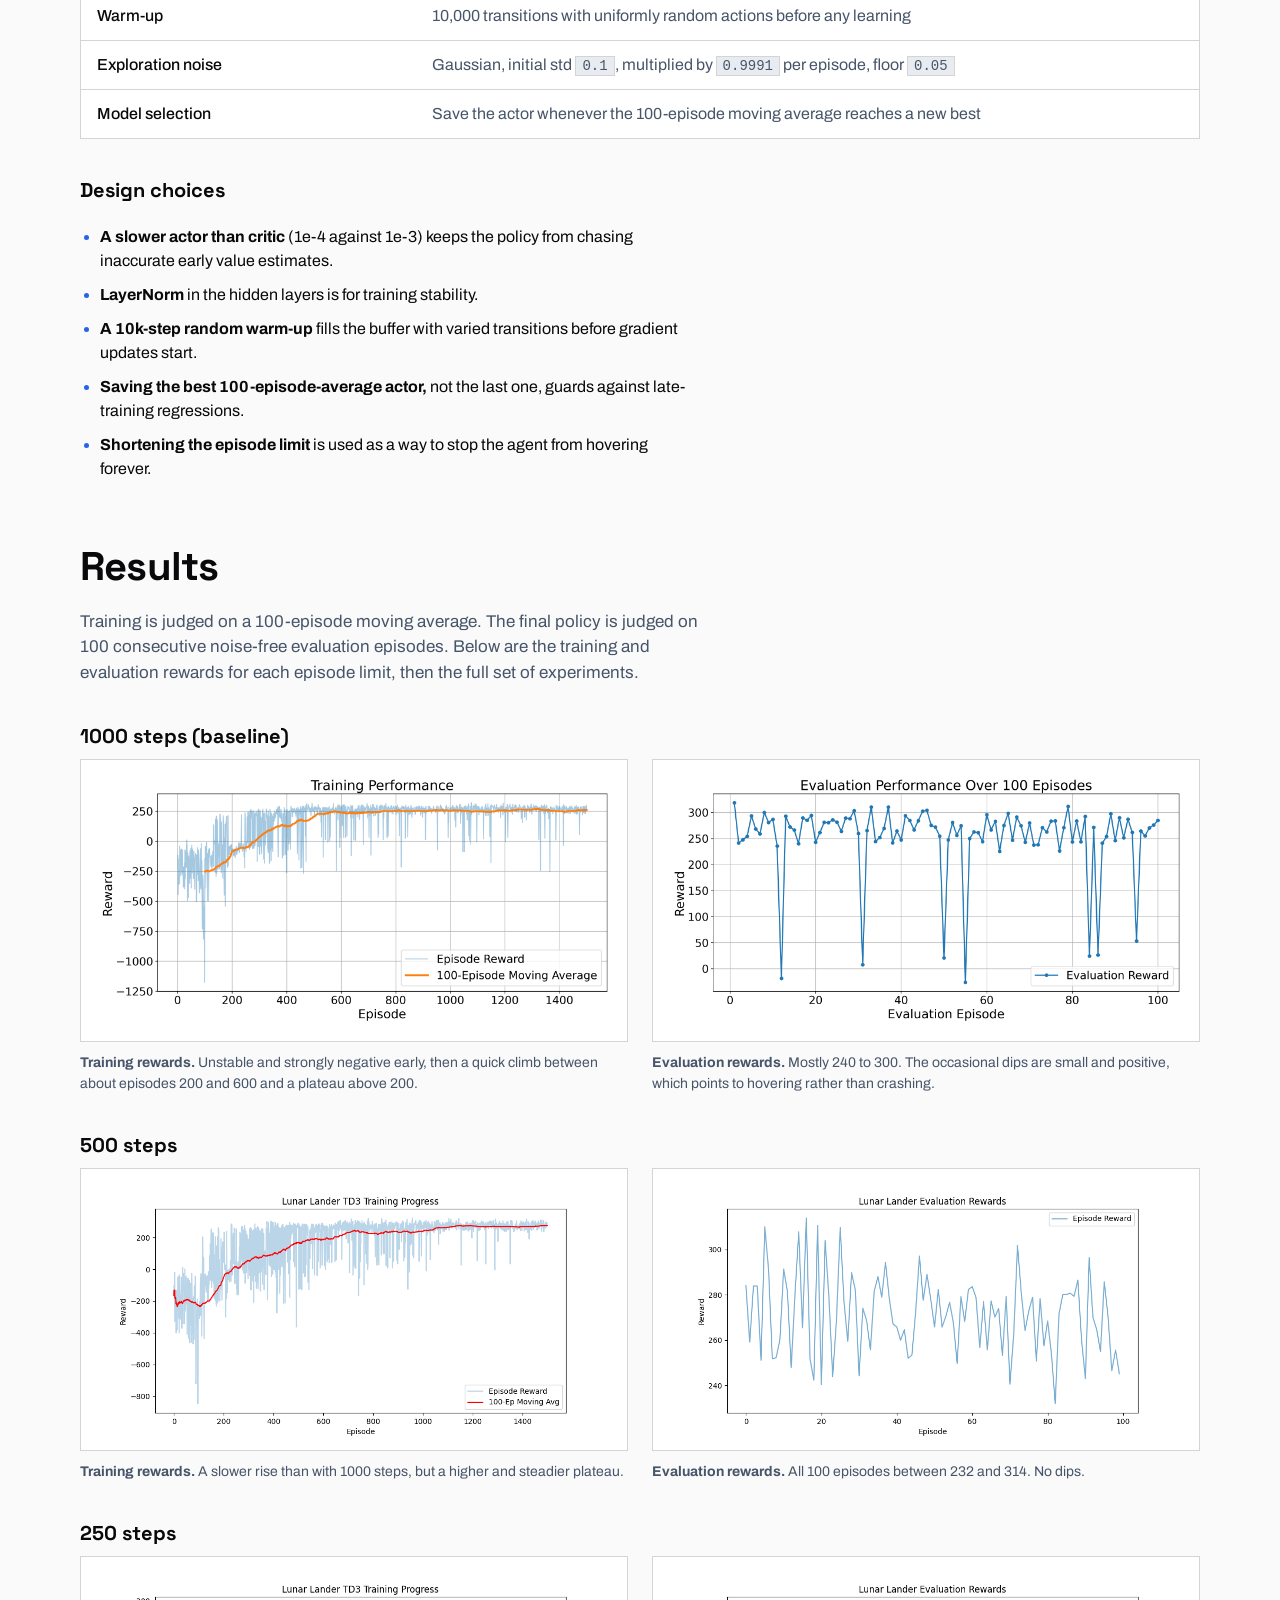
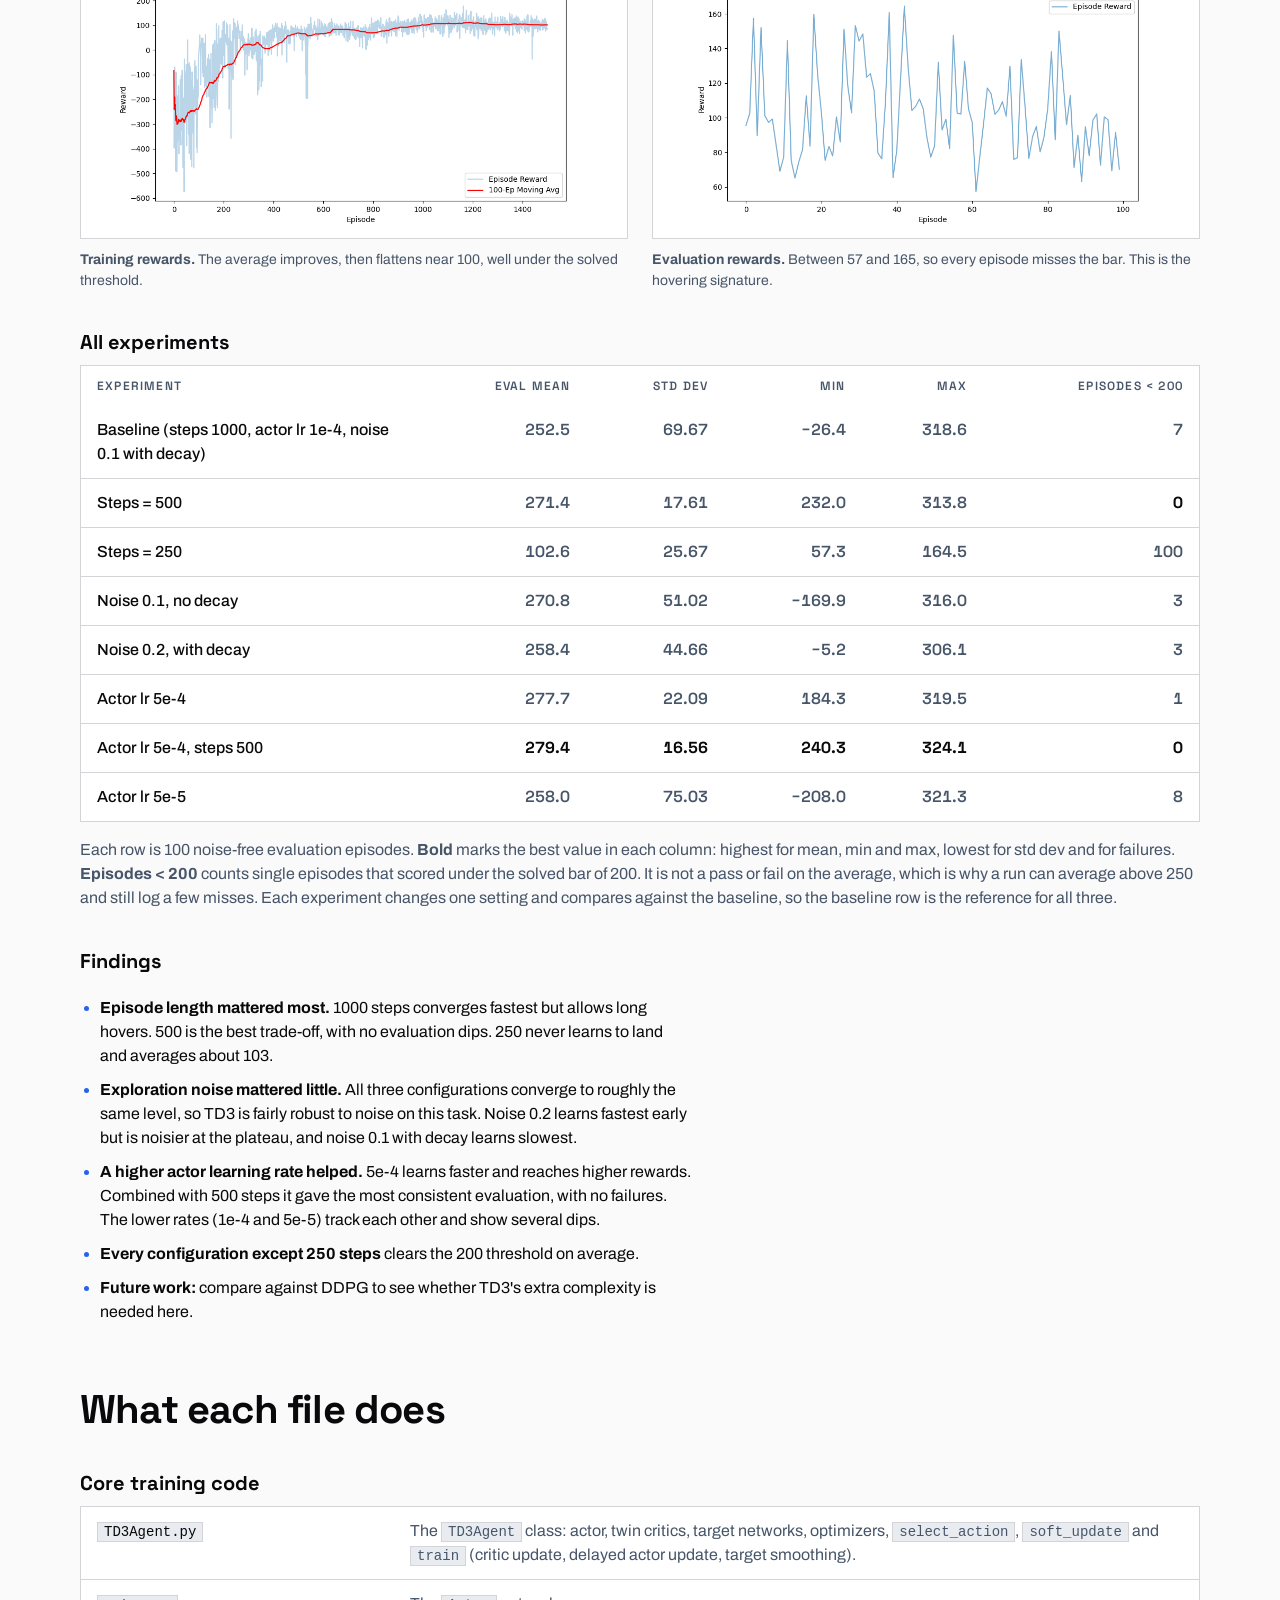
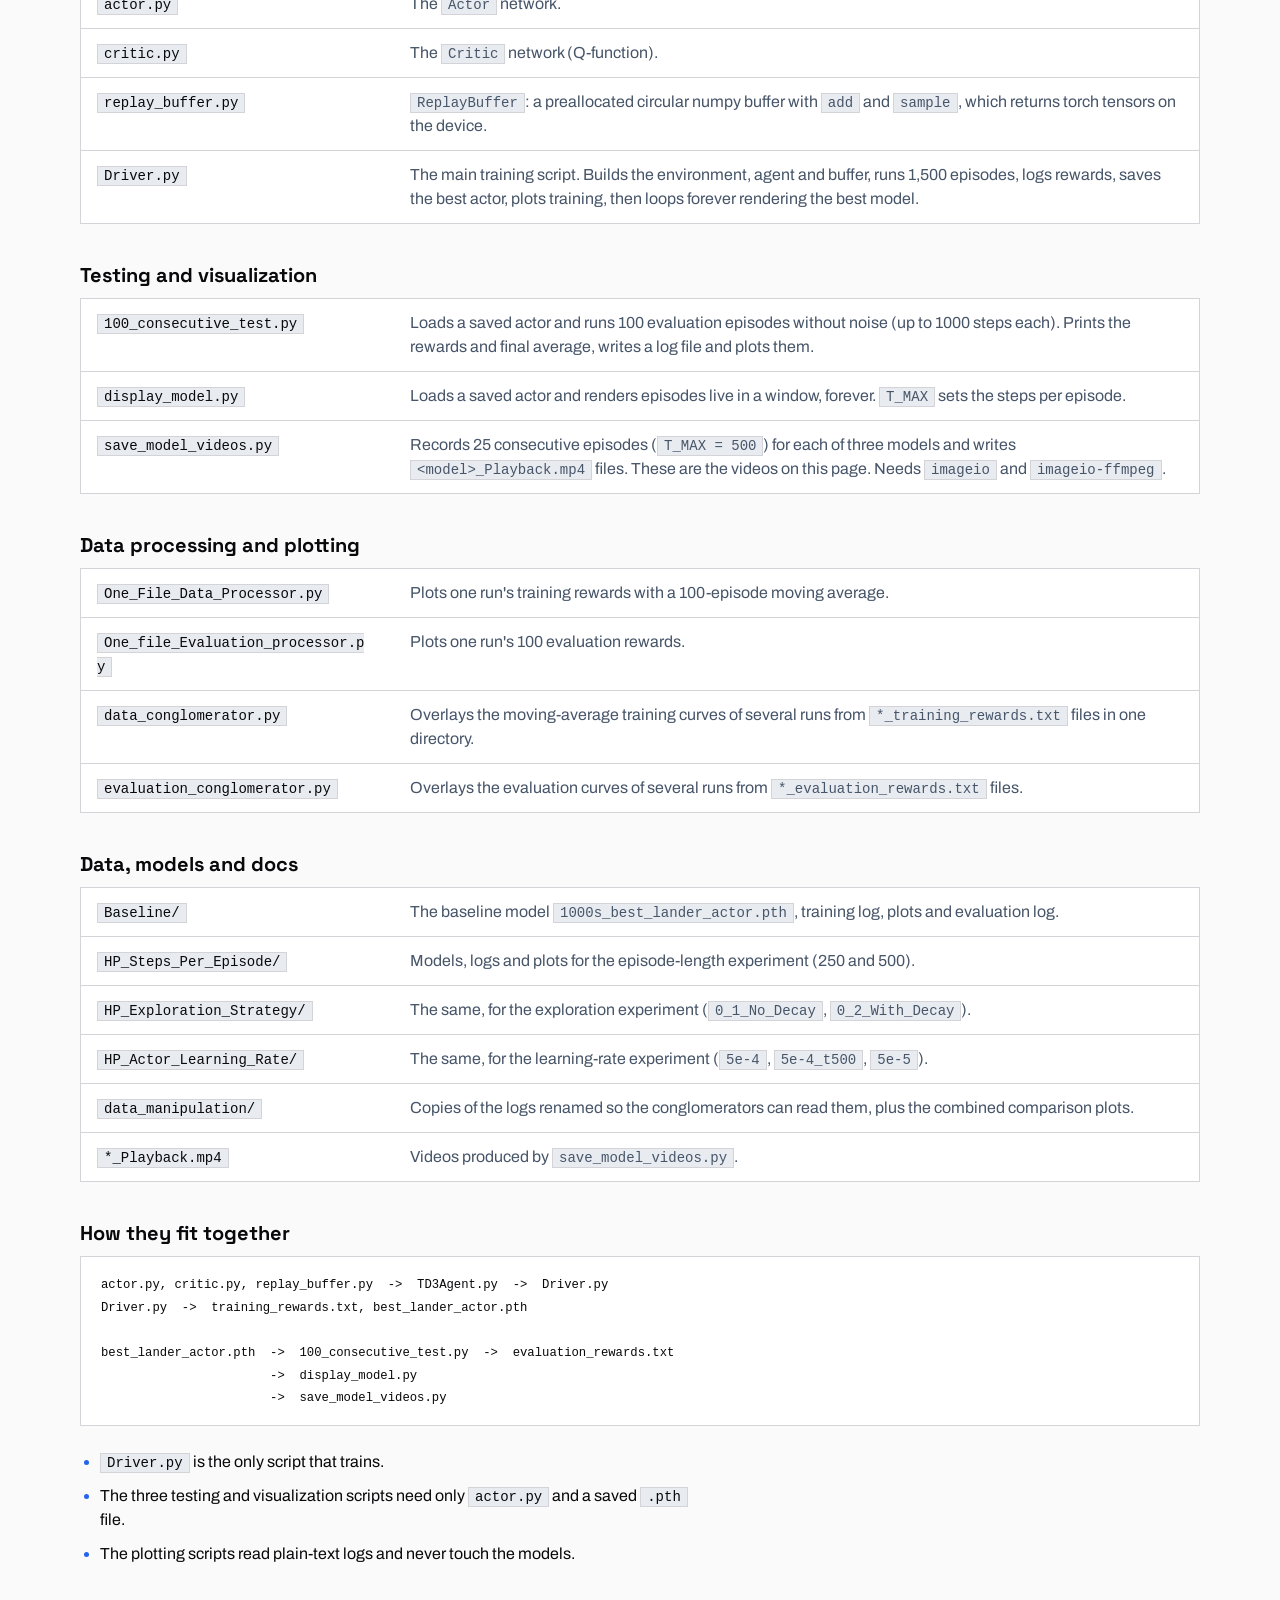
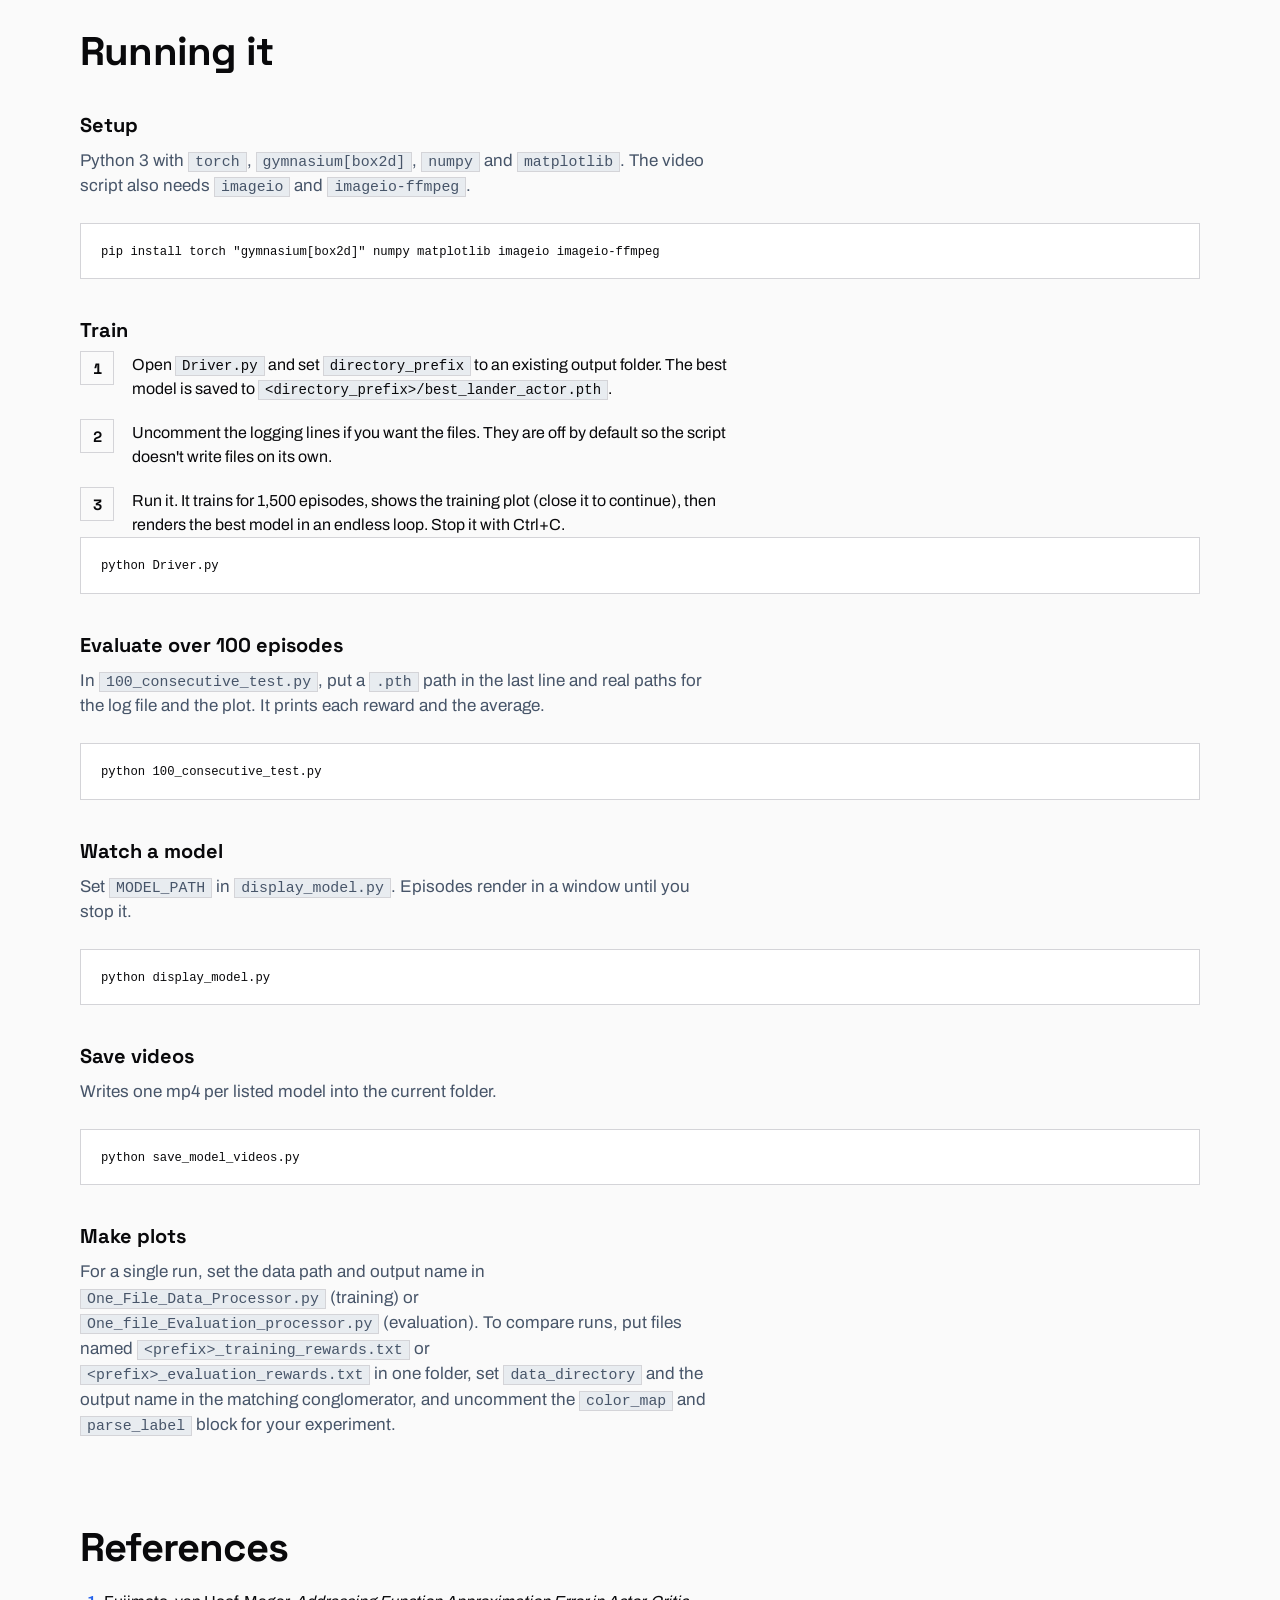
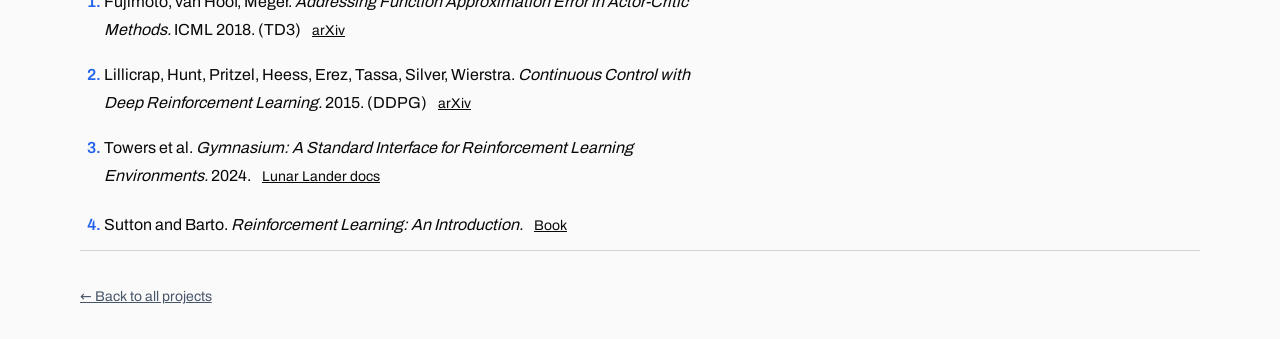
<file: lunarlander/index.html>
<!doctype html>
<html lang="en">
  <head>
    <meta charset="UTF-8" />
    <link rel="icon" type="image/svg+xml" href="/favicon.svg" />
    <meta name="viewport" content="width=device-width, initial-scale=1.0" />
    <meta name="color-scheme" content="light dark" />
    <meta
      name="description"
      content="Lunar Lander with TD3: a Twin Delayed DDPG agent in PyTorch learns to land a spacecraft in a continuous-control environment, with experiments on episode length, exploration noise and learning rate."
    />
    <title>Lunar Lander with TD3</title>
    <script type="module" crossorigin src="/assets/lunarlander-BHcTkLTX.js"></script>
    <link rel="modulepreload" crossorigin href="/assets/projects-D6KBgP7A.js">
    <link rel="modulepreload" crossorigin href="/assets/project-page-YFq_ndGV.js">
    <link rel="stylesheet" crossorigin href="/assets/projects-BDO5pT66.css">
  </head>
  <body>
    <a class="skip" href="#problem">Skip to content</a>

    <header class="site-header">
      <a class="brand" href="/" data-profile-name>Home</a>
      <nav aria-label="Primary">
        <a href="/#work">All projects</a>
      </nav>
    </header>

    <main>
      <section class="project-hero" aria-labelledby="page-title">
        <a class="back" href="/#work">
          <svg viewBox="0 0 16 16" width="16" height="16" aria-hidden="true" focusable="false"><path d="M12 8H4M7.5 4.5L4 8l3.5 3.5" fill="none" stroke="currentColor" stroke-width="1.5" /></svg>
          All projects
        </a>
        <p class="eyebrow">Project &middot; Continuous-control RL &middot; PyTorch</p>
        <h1 id="page-title">Landing a Spacecraft with TD3</h1>
        <p class="lede">
          A <strong>Twin Delayed DDPG</strong> agent learns to touch down softly on the pad in
          <code>LunarLanderContinuous-v3</code>. The interesting part wasn't getting it to land. It was
          getting it to stop <em>hovering</em>, and the length of an episode turned out to be the lever.
        </p>
        <div class="actions">
          <a class="button" href="#playback">Watch the landers</a>
          <a class="button secondary" href="#results">See the results</a>
        </div>
        <dl class="facts">
          <div><dt>Algorithm</dt><dd>TD3 (actor-critic)</dd></div>
          <div><dt>Actions</dt><dd>2, continuous</dd></div>
          <div><dt>Training</dt><dd>1,500 episodes</dd></div>
          <div><dt>Solved at</dt><dd>200 avg. over 100 episodes</dd></div>
          <div><dt>Best result</dt><dd>279.4 avg. reward</dd></div>
        </dl>
      </section>

      <nav class="toc" aria-label="On this page">
        <a href="#problem">The problem</a>
        <a href="#playback">Playback</a>
        <a href="#algorithm">Algorithm</a>
        <a href="#training">Training</a>
        <a href="#results">Results</a>
        <a href="#repo">The repo</a>
        <a href="#run">Run it</a>
        <a href="#references">References</a>
      </nav>

      <section id="problem" class="block" aria-labelledby="problem-title">
        <h2 id="problem-title">The problem: soft landing</h2>
        <div class="prose">
          <p>
            Learn a control policy that lands on a designated pad, uses fuel sparingly and doesn't crash.
            The action space is continuous, so the agent has to output precise thrust levels instead of
            choosing from a few engine commands. That is why a continuous-control actor-critic method like
            TD3 is a good fit. The task counts as <strong>solved</strong> when the average reward is at
            least <strong>200 over 100 consecutive evaluation episodes</strong>.
          </p>
        </div>

        <h3 class="sub">Environment</h3>
        <div class="table-scroll" tabindex="0" role="region" aria-label="Environment table">
          <table class="data-table">
            <tbody>
              <tr><th scope="row">Environment</th><td><code>LunarLanderContinuous-v3</code> (Gymnasium, Box2D physics)</td></tr>
              <tr><th scope="row">Settings</th><td><code>continuous=True</code>, <code>gravity=-10.0</code>, <code>enable_wind=False</code></td></tr>
              <tr><th scope="row">State (8-dim)</th><td>x and y position, x and y velocity, angle, angular velocity, left-leg contact (0/1), right-leg contact (0/1)</td></tr>
              <tr><th scope="row">Action (2-dim)</th><td>Each in <code>[-1, 1]</code>: main engine throttle and side thruster</td></tr>
            </tbody>
          </table>
        </div>

        <h3 class="sub">Reward shaping</h3>
        <ul class="bullets">
          <li>Positive reward for moving toward the pad and staying upright.</li>
          <li>Reward for each leg that touches the ground.</li>
          <li>A small penalty for firing the engines, so fuel use costs something.</li>
          <li>A large penalty (<b class="neg">&minus;100</b>) for crashing, and a bonus of about <b class="pos">+100</b> for coming to rest.</li>
        </ul>

        <h3 class="sub">The hovering problem</h3>
        <div class="prose">
          <p>
            Staying in the air costs very little, so the agent can learn to dodge the &minus;100 crash by
            hovering and never collect the +100 landing bonus. Episodes that end positive but under about 100
            are usually this behavior. It was the main challenge in the project, and the episode-length
            experiment targets it directly.
          </p>
        </div>

        <h3 class="sub">What the experiments vary</h3>
        <ul class="ghost-grid">
          <li class="ghost" style="--c: var(--accent)">
            <h3>Episode length</h3>
            <p>Maximum steps per episode: 250, 500 or 1000. This is the experiment shown on this page.</p>
          </li>
          <li class="ghost" style="--c: var(--series-b)">
            <h3>Exploration noise</h3>
            <p>Initial noise level, and whether it decays over training.</p>
          </li>
          <li class="ghost" style="--c: var(--fg)">
            <h3>Actor learning rate</h3>
            <p>1e-4 baseline against 5e-4 and 5e-5, alone and combined with 500-step episodes.</p>
          </li>
        </ul>
      </section>

      <section id="playback" class="block" aria-labelledby="playback-title">
        <h2 id="playback-title">Three horizons, side by side</h2>
        <p class="section-lede">
          Each video is the best saved actor from a model trained with a different episode limit, shown for
          25 consecutive episodes. All three were recorded with a 500-step cap, so the clips differ only in
          what each policy learned. They loop while they're on screen.
        </p>

        <article class="playback">
          <video
            data-autoplay
            muted
            loop
            playsinline
            controls
            preload="metadata"
            width="608"
            height="400"
            style="--vw: 600px"
            aria-label="Playback of 25 consecutive landings by the model trained with a 1000-step episode limit"
          >
            <source src="/lunarlander/playback/1000s.mp4" type="video/mp4" />
          </video>
          <div class="playback-text">
            <h3>1000 steps <code>Baseline</code></h3>
            <p>Plenty of time to land, and plenty to dawdle.</p>
            <dl class="stats">
              <div><dt>Eval mean</dt><dd>252.5</dd></div>
              <div><dt>Min / max</dt><dd>&minus;26.4 / 318.6</dd></div>
              <div><dt>Below 200</dt><dd>7 of 100</dd></div>
            </dl>
            <p class="note">Converges fastest, but a long limit allows long, fuel-burning hovers. Those are the dips in its evaluation chart.</p>
          </div>
        </article>

        <article class="playback">
          <video
            data-autoplay
            muted
            loop
            playsinline
            controls
            preload="metadata"
            width="608"
            height="400"
            style="--vw: 600px"
            aria-label="Playback of 25 consecutive landings by the model trained with a 500-step episode limit"
          >
            <source src="/lunarlander/playback/500s.mp4" type="video/mp4" />
          </video>
          <div class="playback-text">
            <h3>500 steps <code>HP_Steps_Per_Episode/500</code></h3>
            <p>Enough time to land, not enough to waste.</p>
            <dl class="stats">
              <div><dt>Eval mean</dt><dd>271.4</dd></div>
              <div><dt>Min / max</dt><dd>232.0 / 313.8</dd></div>
              <div><dt>Below 200</dt><dd>0 of 100</dd></div>
            </dl>
            <p class="note">Converges a little more slowly than 1000 steps but is the most consistent, with no dips.</p>
          </div>
        </article>

        <article class="playback">
          <video
            data-autoplay
            muted
            loop
            playsinline
            controls
            preload="metadata"
            width="608"
            height="400"
            style="--vw: 600px"
            aria-label="Playback of 25 consecutive episodes by the model trained with a 250-step episode limit, which hovers instead of landing"
          >
            <source src="/lunarlander/playback/250s.mp4" type="video/mp4" />
          </video>
          <div class="playback-text">
            <h3>250 steps <code>HP_Steps_Per_Episode/250</code></h3>
            <p>The failure case, and the clearest picture of hovering.</p>
            <dl class="stats">
              <div><dt>Eval mean</dt><dd>102.6</dd></div>
              <div><dt>Min / max</dt><dd>57.3 / 164.5</dd></div>
              <div><dt>Below 200</dt><dd>100 of 100</dd></div>
            </dl>
            <p class="note">It never learns to land. It avoids crashing by staying aloft, so it gets a modest positive reward and never takes the landing bonus. In the clip it keeps flying until the step cap ends each episode.</p>
          </div>
        </article>
      </section>

      <section id="algorithm" class="block" aria-labelledby="algorithm-title">
        <h2 id="algorithm-title">The algorithm: TD3</h2>
        <div class="prose">
          <p>
            TD3 (Fujimoto et al., 2018) is an off-policy, model-free actor-critic method that improves on
            DDPG (Lillicrap et al., 2015) with three changes, all in <code>TD3Agent.py</code>.
          </p>
        </div>

        <ul class="ghost-grid">
          <li class="ghost" style="--c: var(--accent)">
            <h3>Clipped double Q-learning</h3>
            <p>
              Two critics are trained. The bootstrap target uses <code>min(Q1_target, Q2_target)</code>,
              which reduces overestimation bias.
            </p>
          </li>
          <li class="ghost" style="--c: var(--series-b)">
            <h3>Delayed policy updates</h3>
            <p>
              The critics update every step. The actor and the target networks update only every
              <code>policy_delay = 2</code> critic steps.
            </p>
          </li>
          <li class="ghost" style="--c: var(--fg)">
            <h3>Target policy smoothing</h3>
            <p>
              Clipped Gaussian noise is added to the target actor's action when computing the target Q-value,
              so the policy can't exploit sharp spikes in the Q-function.
            </p>
          </li>
        </ul>
        <div class="prose" style="margin-top: 16px">
          <p>
            Around those three, the agent uses <strong>experience replay</strong> (capacity 1e6) with uniform
            random minibatches, and <strong>soft target updates</strong> for the actor and both critics:
            <code>target = tau*param + (1-tau)*target</code>.
          </p>
        </div>

        <h3 class="sub">The two losses</h3>
        <pre class="codeblock" tabindex="0"><code>Critic target:  y = r + (1 - done) * gamma * min(Q1', Q2')(s', a')
Actor loss:     -Q1(s, actor(s)).mean()</code></pre>

        <h3 class="sub">Networks <code>actor.py</code> <code>critic.py</code></h3>
        <pre class="codeblock" tabindex="0"><code>Actor:   state (8)        -&gt; 256 -&gt; 256 -&gt; 2   LayerNorm + LeakyReLU per hidden layer, tanh output scaled by max_action
Critic:  state + action (10) -&gt; 256 -&gt; 256 -&gt; 1   same structure, state and action concatenated at the input</code></pre>
      </section>

      <section id="training" class="block" aria-labelledby="training-title">
        <h2 id="training-title">Parameters and design choices</h2>

        <h3 class="sub">Agent <code>TD3Agent.py</code></h3>
        <div class="table-scroll" tabindex="0" role="region" aria-label="Agent hyperparameters table">
          <table class="data-table">
            <thead><tr><th scope="col">Parameter</th><th scope="col">Value</th></tr></thead>
            <tbody>
              <tr><th scope="row">Discount (gamma)</th><td><code>0.99</code></td></tr>
              <tr><th scope="row">Soft update (tau)</th><td><code>0.005</code></td></tr>
              <tr><th scope="row">Target policy noise</th><td><code>0.2</code> (std), clipped at <code>0.5</code></td></tr>
              <tr><th scope="row">Policy delay</th><td>2</td></tr>
              <tr><th scope="row">Actor optimizer</th><td>Adam, learning rate <code>1e-4</code> (baseline; edited by hand for the learning-rate experiments)</td></tr>
              <tr><th scope="row">Critic optimizer</th><td>Adam, learning rate <code>1e-3</code>, one optimizer over both critics</td></tr>
            </tbody>
          </table>
        </div>

        <h3 class="sub">Training loop <code>Driver.py</code></h3>
        <div class="table-scroll" tabindex="0" role="region" aria-label="Training loop table">
          <table class="data-table">
            <thead><tr><th scope="col">Parameter</th><th scope="col">Value</th></tr></thead>
            <tbody>
              <tr><th scope="row">Training episodes</th><td>1,500</td></tr>
              <tr><th scope="row">Batch size</th><td>256</td></tr>
              <tr><th scope="row">Warm-up</th><td>10,000 transitions with uniformly random actions before any learning</td></tr>
              <tr><th scope="row">Exploration noise</th><td>Gaussian, initial std <code>0.1</code>, multiplied by <code>0.9991</code> per episode, floor <code>0.05</code></td></tr>
              <tr><th scope="row">Model selection</th><td>Save the actor whenever the 100-episode moving average reaches a new best</td></tr>
            </tbody>
          </table>
        </div>

        <h3 class="sub">Design choices</h3>
        <ul class="bullets">
          <li><strong>A slower actor than critic</strong> (1e-4 against 1e-3) keeps the policy from chasing inaccurate early value estimates.</li>
          <li><strong>LayerNorm</strong> in the hidden layers is for training stability.</li>
          <li><strong>A 10k-step random warm-up</strong> fills the buffer with varied transitions before gradient updates start.</li>
          <li><strong>Saving the best 100-episode-average actor,</strong> not the last one, guards against late-training regressions.</li>
          <li><strong>Shortening the episode limit</strong> is used as a way to stop the agent from hovering forever.</li>
        </ul>
      </section>

      <section id="results" class="block" aria-labelledby="results-title">
        <h2 id="results-title">Results</h2>
        <p class="section-lede">
          Training is judged on a 100-episode moving average. The final policy is judged on 100 consecutive
          noise-free evaluation episodes. Below are the training and evaluation rewards for each episode
          limit, then the full set of experiments.
        </p>

        <h3 class="sub">1000 steps (baseline)</h3>
        <div class="charts">
          <figure class="chart">
            <div class="paper">
              <img
                src="/lunarlander/charts/1000s_training.png"
                width="3600"
                height="1800"
                loading="lazy"
                decoding="async"
                alt="Training reward per episode for the 1000-step model over 1500 episodes. Early rewards are very negative, down to about minus 1200. The 100-episode moving average climbs from about minus 250 at episode 100 to above 200 by episode 600, then stays near 250."
              />
            </div>
            <figcaption><strong>Training rewards.</strong> Unstable and strongly negative early, then a quick climb between about episodes 200 and 600 and a plateau above 200.</figcaption>
          </figure>
          <figure class="chart">
            <div class="paper">
              <img
                src="/lunarlander/charts/1000s_eval.png"
                width="3600"
                height="1800"
                loading="lazy"
                decoding="async"
                alt="Evaluation reward over 100 episodes for the 1000-step model. Most episodes score between 240 and 320. Seven episodes fall well below 200, with the lowest slightly negative."
              />
            </div>
            <figcaption><strong>Evaluation rewards.</strong> Mostly 240 to 300. The occasional dips are small and positive, which points to hovering rather than crashing.</figcaption>
          </figure>
        </div>

        <h3 class="sub">500 steps</h3>
        <div class="charts">
          <figure class="chart">
            <div class="paper">
              <img
                src="/lunarlander/charts/500s_training.png"
                width="1000"
                height="500"
                loading="lazy"
                decoding="async"
                alt="Training reward per episode for the 500-step model over 1500 episodes. The 100-episode moving average starts near minus 200, rises through zero around episode 250, and reaches about 270 by episode 1100."
              />
            </div>
            <figcaption><strong>Training rewards.</strong> A slower rise than with 1000 steps, but a higher and steadier plateau.</figcaption>
          </figure>
          <figure class="chart">
            <div class="paper">
              <img
                src="/lunarlander/charts/500s_eval.png"
                width="1000"
                height="500"
                loading="lazy"
                decoding="async"
                alt="Evaluation reward over 100 episodes for the 500-step model. Every episode scores between about 232 and 314, with no failures."
              />
            </div>
            <figcaption><strong>Evaluation rewards.</strong> All 100 episodes between 232 and 314. No dips.</figcaption>
          </figure>
        </div>

        <h3 class="sub">250 steps</h3>
        <div class="charts">
          <figure class="chart">
            <div class="paper">
              <img
                src="/lunarlander/charts/250s_training.png"
                width="1000"
                height="500"
                loading="lazy"
                decoding="async"
                alt="Training reward per episode for the 250-step model over 1500 episodes. The 100-episode moving average rises from about minus 300 and levels off near 100, never approaching 200."
              />
            </div>
            <figcaption><strong>Training rewards.</strong> The average improves, then flattens near 100, well under the solved threshold.</figcaption>
          </figure>
          <figure class="chart">
            <div class="paper">
              <img
                src="/lunarlander/charts/250s_eval.png"
                width="1000"
                height="500"
                loading="lazy"
                decoding="async"
                alt="Evaluation reward over 100 episodes for the 250-step model. Rewards range from about 57 to 165 and none reach 200."
              />
            </div>
            <figcaption><strong>Evaluation rewards.</strong> Between 57 and 165, so every episode misses the bar. This is the hovering signature.</figcaption>
          </figure>
        </div>

        <h3 class="sub">All experiments</h3>
        <div class="table-scroll" tabindex="0" role="region" aria-label="Evaluation results table">
          <table class="data-table results">
            <thead>
              <tr>
                <th scope="col">Experiment</th>
                <th scope="col" class="num">Eval mean</th>
                <th scope="col" class="num">Std dev</th>
                <th scope="col" class="num">Min</th>
                <th scope="col" class="num">Max</th>
                <th scope="col" class="num">Episodes &lt; 200</th>
              </tr>
            </thead>
            <tbody>
              <tr><th scope="row">Baseline (steps 1000, actor lr 1e-4, noise 0.1 with decay)</th><td class="num">252.5</td><td class="num">69.67</td><td class="num">&minus;26.4</td><td class="num">318.6</td><td class="num">7</td></tr>
              <tr><th scope="row">Steps = 500</th><td class="num">271.4</td><td class="num">17.61</td><td class="num">232.0</td><td class="num">313.8</td><td class="num"><b class="best">0</b></td></tr>
              <tr><th scope="row">Steps = 250</th><td class="num">102.6</td><td class="num">25.67</td><td class="num">57.3</td><td class="num">164.5</td><td class="num">100</td></tr>
              <tr><th scope="row">Noise 0.1, no decay</th><td class="num">270.8</td><td class="num">51.02</td><td class="num">&minus;169.9</td><td class="num">316.0</td><td class="num">3</td></tr>
              <tr><th scope="row">Noise 0.2, with decay</th><td class="num">258.4</td><td class="num">44.66</td><td class="num">&minus;5.2</td><td class="num">306.1</td><td class="num">3</td></tr>
              <tr><th scope="row">Actor lr 5e-4</th><td class="num">277.7</td><td class="num">22.09</td><td class="num">184.3</td><td class="num">319.5</td><td class="num">1</td></tr>
              <tr><th scope="row">Actor lr 5e-4, steps 500</th><td class="num"><b class="best">279.4</b></td><td class="num"><b class="best">16.56</b></td><td class="num"><b class="best">240.3</b></td><td class="num"><b class="best">324.1</b></td><td class="num"><b class="best">0</b></td></tr>
              <tr><th scope="row">Actor lr 5e-5</th><td class="num">258.0</td><td class="num">75.03</td><td class="num">&minus;208.0</td><td class="num">321.3</td><td class="num">8</td></tr>
            </tbody>
          </table>
        </div>
        <p class="note">
          Each row is 100 noise-free evaluation episodes. <strong>Bold</strong> marks the best value in each
          column: highest for mean, min and max, lowest for std dev and for failures.
          <strong>Episodes &lt; 200</strong> counts single episodes that scored under the solved bar of 200. It
          is not a pass or fail on the average, which is why a run can average above 250 and still log a few
          misses. Each experiment changes one setting and compares against the baseline, so the baseline row is the
          reference for all three.
        </p>

        <h3 class="sub">Findings</h3>
        <ul class="bullets">
          <li>
            <strong>Episode length mattered most.</strong> 1000 steps converges fastest but allows long
            hovers. 500 is the best trade-off, with no evaluation dips. 250 never learns to land and averages
            about 103.
          </li>
          <li>
            <strong>Exploration noise mattered little.</strong> All three configurations converge to roughly
            the same level, so TD3 is fairly robust to noise on this task. Noise 0.2 learns fastest early but
            is noisier at the plateau, and noise 0.1 with decay learns slowest.
          </li>
          <li>
            <strong>A higher actor learning rate helped.</strong> 5e-4 learns faster and reaches higher
            rewards. Combined with 500 steps it gave the most consistent evaluation, with no failures. The
            lower rates (1e-4 and 5e-5) track each other and show several dips.
          </li>
          <li>
            <strong>Every configuration except 250 steps</strong> clears the 200 threshold on average.
          </li>
          <li><strong>Future work:</strong> compare against DDPG to see whether TD3's extra complexity is needed here.</li>
        </ul>
      </section>

      <section id="repo" class="block" aria-labelledby="repo-title">
        <h2 id="repo-title">What each file does</h2>

        <h3 class="sub">Core training code</h3>
        <div class="table-scroll" tabindex="0" role="region" aria-label="Core files table">
          <table class="data-table files">
            <tbody>
              <tr><th scope="row"><code>TD3Agent.py</code></th><td>The <code>TD3Agent</code> class: actor, twin critics, target networks, optimizers, <code>select_action</code>, <code>soft_update</code> and <code>train</code> (critic update, delayed actor update, target smoothing).</td></tr>
              <tr><th scope="row"><code>actor.py</code></th><td>The <code>Actor</code> network.</td></tr>
              <tr><th scope="row"><code>critic.py</code></th><td>The <code>Critic</code> network (Q-function).</td></tr>
              <tr><th scope="row"><code>replay_buffer.py</code></th><td><code>ReplayBuffer</code>: a preallocated circular numpy buffer with <code>add</code> and <code>sample</code>, which returns torch tensors on the device.</td></tr>
              <tr><th scope="row"><code>Driver.py</code></th><td>The main training script. Builds the environment, agent and buffer, runs 1,500 episodes, logs rewards, saves the best actor, plots training, then loops forever rendering the best model.</td></tr>
            </tbody>
          </table>
        </div>

        <h3 class="sub">Testing and visualization</h3>
        <div class="table-scroll" tabindex="0" role="region" aria-label="Testing files table">
          <table class="data-table files">
            <tbody>
              <tr><th scope="row"><code>100_consecutive_test.py</code></th><td>Loads a saved actor and runs 100 evaluation episodes without noise (up to 1000 steps each). Prints the rewards and final average, writes a log file and plots them.</td></tr>
              <tr><th scope="row"><code>display_model.py</code></th><td>Loads a saved actor and renders episodes live in a window, forever. <code>T_MAX</code> sets the steps per episode.</td></tr>
              <tr><th scope="row"><code>save_model_videos.py</code></th><td>Records 25 consecutive episodes (<code>T_MAX = 500</code>) for each of three models and writes <code>&lt;model&gt;_Playback.mp4</code> files. These are the videos on this page. Needs <code>imageio</code> and <code>imageio-ffmpeg</code>.</td></tr>
            </tbody>
          </table>
        </div>

        <h3 class="sub">Data processing and plotting</h3>
        <div class="table-scroll" tabindex="0" role="region" aria-label="Plotting files table">
          <table class="data-table files">
            <tbody>
              <tr><th scope="row"><code>One_File_Data_Processor.py</code></th><td>Plots one run's training rewards with a 100-episode moving average.</td></tr>
              <tr><th scope="row"><code>One_file_Evaluation_processor.py</code></th><td>Plots one run's 100 evaluation rewards.</td></tr>
              <tr><th scope="row"><code>data_conglomerator.py</code></th><td>Overlays the moving-average training curves of several runs from <code>*_training_rewards.txt</code> files in one directory.</td></tr>
              <tr><th scope="row"><code>evaluation_conglomerator.py</code></th><td>Overlays the evaluation curves of several runs from <code>*_evaluation_rewards.txt</code> files.</td></tr>
            </tbody>
          </table>
        </div>

        <h3 class="sub">Data, models and docs</h3>
        <div class="table-scroll" tabindex="0" role="region" aria-label="Data folders table">
          <table class="data-table files">
            <tbody>
              <tr><th scope="row"><code>Baseline/</code></th><td>The baseline model <code>1000s_best_lander_actor.pth</code>, training log, plots and evaluation log.</td></tr>
              <tr><th scope="row"><code>HP_Steps_Per_Episode/</code></th><td>Models, logs and plots for the episode-length experiment (250 and 500).</td></tr>
              <tr><th scope="row"><code>HP_Exploration_Strategy/</code></th><td>The same, for the exploration experiment (<code>0_1_No_Decay</code>, <code>0_2_With_Decay</code>).</td></tr>
              <tr><th scope="row"><code>HP_Actor_Learning_Rate/</code></th><td>The same, for the learning-rate experiment (<code>5e-4</code>, <code>5e-4_t500</code>, <code>5e-5</code>).</td></tr>
              <tr><th scope="row"><code>data_manipulation/</code></th><td>Copies of the logs renamed so the conglomerators can read them, plus the combined comparison plots.</td></tr>
              <tr><th scope="row"><code>*_Playback.mp4</code></th><td>Videos produced by <code>save_model_videos.py</code>.</td></tr>
            </tbody>
          </table>
        </div>

        <h3 class="sub">How they fit together</h3>
        <pre class="codeblock" tabindex="0"><code>actor.py, critic.py, replay_buffer.py  -&gt;  TD3Agent.py  -&gt;  Driver.py
Driver.py  -&gt;  training_rewards.txt, best_lander_actor.pth

best_lander_actor.pth  -&gt;  100_consecutive_test.py  -&gt;  evaluation_rewards.txt
                       -&gt;  display_model.py
                       -&gt;  save_model_videos.py</code></pre>
        <ul class="bullets">
          <li><code>Driver.py</code> is the only script that trains.</li>
          <li>The three testing and visualization scripts need only <code>actor.py</code> and a saved <code>.pth</code> file.</li>
          <li>The plotting scripts read plain-text logs and never touch the models.</li>
        </ul>
      </section>

      <section id="run" class="block" aria-labelledby="run-title">
        <h2 id="run-title">Running it</h2>

        <h3 class="sub">Setup</h3>
        <p class="section-lede">Python 3 with <code>torch</code>, <code>gymnasium[box2d]</code>, <code>numpy</code> and <code>matplotlib</code>. The video script also needs <code>imageio</code> and <code>imageio-ffmpeg</code>.</p>
        <pre class="codeblock" tabindex="0"><code>pip install torch "gymnasium[box2d]" numpy matplotlib imageio imageio-ffmpeg</code></pre>

        <h3 class="sub">Train</h3>
        <ol class="steps">
          <li>Open <code>Driver.py</code> and set <code>directory_prefix</code> to an existing output folder. The best model is saved to <code>&lt;directory_prefix&gt;/best_lander_actor.pth</code>.</li>
          <li>Uncomment the logging lines if you want the files. They are off by default so the script doesn't write files on its own.</li>
          <li>Run it. It trains for 1,500 episodes, shows the training plot (close it to continue), then renders the best model in an endless loop. Stop it with Ctrl+C.</li>
        </ol>
        <pre class="codeblock" tabindex="0"><code>python Driver.py</code></pre>

        <h3 class="sub">Evaluate over 100 episodes</h3>
        <p class="section-lede">In <code>100_consecutive_test.py</code>, put a <code>.pth</code> path in the last line and real paths for the log file and the plot. It prints each reward and the average.</p>
        <pre class="codeblock" tabindex="0"><code>python 100_consecutive_test.py</code></pre>

        <h3 class="sub">Watch a model</h3>
        <p class="section-lede">Set <code>MODEL_PATH</code> in <code>display_model.py</code>. Episodes render in a window until you stop it.</p>
        <pre class="codeblock" tabindex="0"><code>python display_model.py</code></pre>

        <h3 class="sub">Save videos</h3>
        <p class="section-lede">Writes one mp4 per listed model into the current folder.</p>
        <pre class="codeblock" tabindex="0"><code>python save_model_videos.py</code></pre>

        <h3 class="sub">Make plots</h3>
        <p class="section-lede">
          For a single run, set the data path and output name in <code>One_File_Data_Processor.py</code> (training)
          or <code>One_file_Evaluation_processor.py</code> (evaluation). To compare runs, put files named
          <code>&lt;prefix&gt;_training_rewards.txt</code> or <code>&lt;prefix&gt;_evaluation_rewards.txt</code> in one folder,
          set <code>data_directory</code> and the output name in the matching conglomerator, and uncomment the
          <code>color_map</code> and <code>parse_label</code> block for your experiment.
        </p>
      </section>

      <section id="references" class="block" aria-labelledby="references-title">
        <h2 id="references-title">References</h2>
        <ol class="refs">
          <li>
            Fujimoto, van Hoof, Meger.
            <cite>Addressing Function Approximation Error in Actor-Critic Methods.</cite> ICML 2018. (TD3)
            <span class="ref-links"><a href="https://arxiv.org/abs/1802.09477" target="_blank" rel="noopener noreferrer">arXiv</a></span>
          </li>
          <li>
            Lillicrap, Hunt, Pritzel, Heess, Erez, Tassa, Silver, Wierstra.
            <cite>Continuous Control with Deep Reinforcement Learning.</cite> 2015. (DDPG)
            <span class="ref-links"><a href="https://arxiv.org/abs/1509.02971" target="_blank" rel="noopener noreferrer">arXiv</a></span>
          </li>
          <li>
            Towers et al.
            <cite>Gymnasium: A Standard Interface for Reinforcement Learning Environments.</cite> 2024.
            <span class="ref-links"><a href="https://gymnasium.farama.org/environments/box2d/lunar_lander/" target="_blank" rel="noopener noreferrer">Lunar Lander docs</a></span>
          </li>
          <li>
            Sutton and Barto. <cite>Reinforcement Learning: An Introduction.</cite>
            <span class="ref-links"><a href="http://incompleteideas.net/book/the-book-2nd.html" target="_blank" rel="noopener noreferrer">Book</a></span>
          </li>
        </ol>
      </section>
    </main>

    <footer class="site-footer">
      <a href="/#work">&larr; Back to all projects</a>
    </footer>

  </body>
</html>
</file>
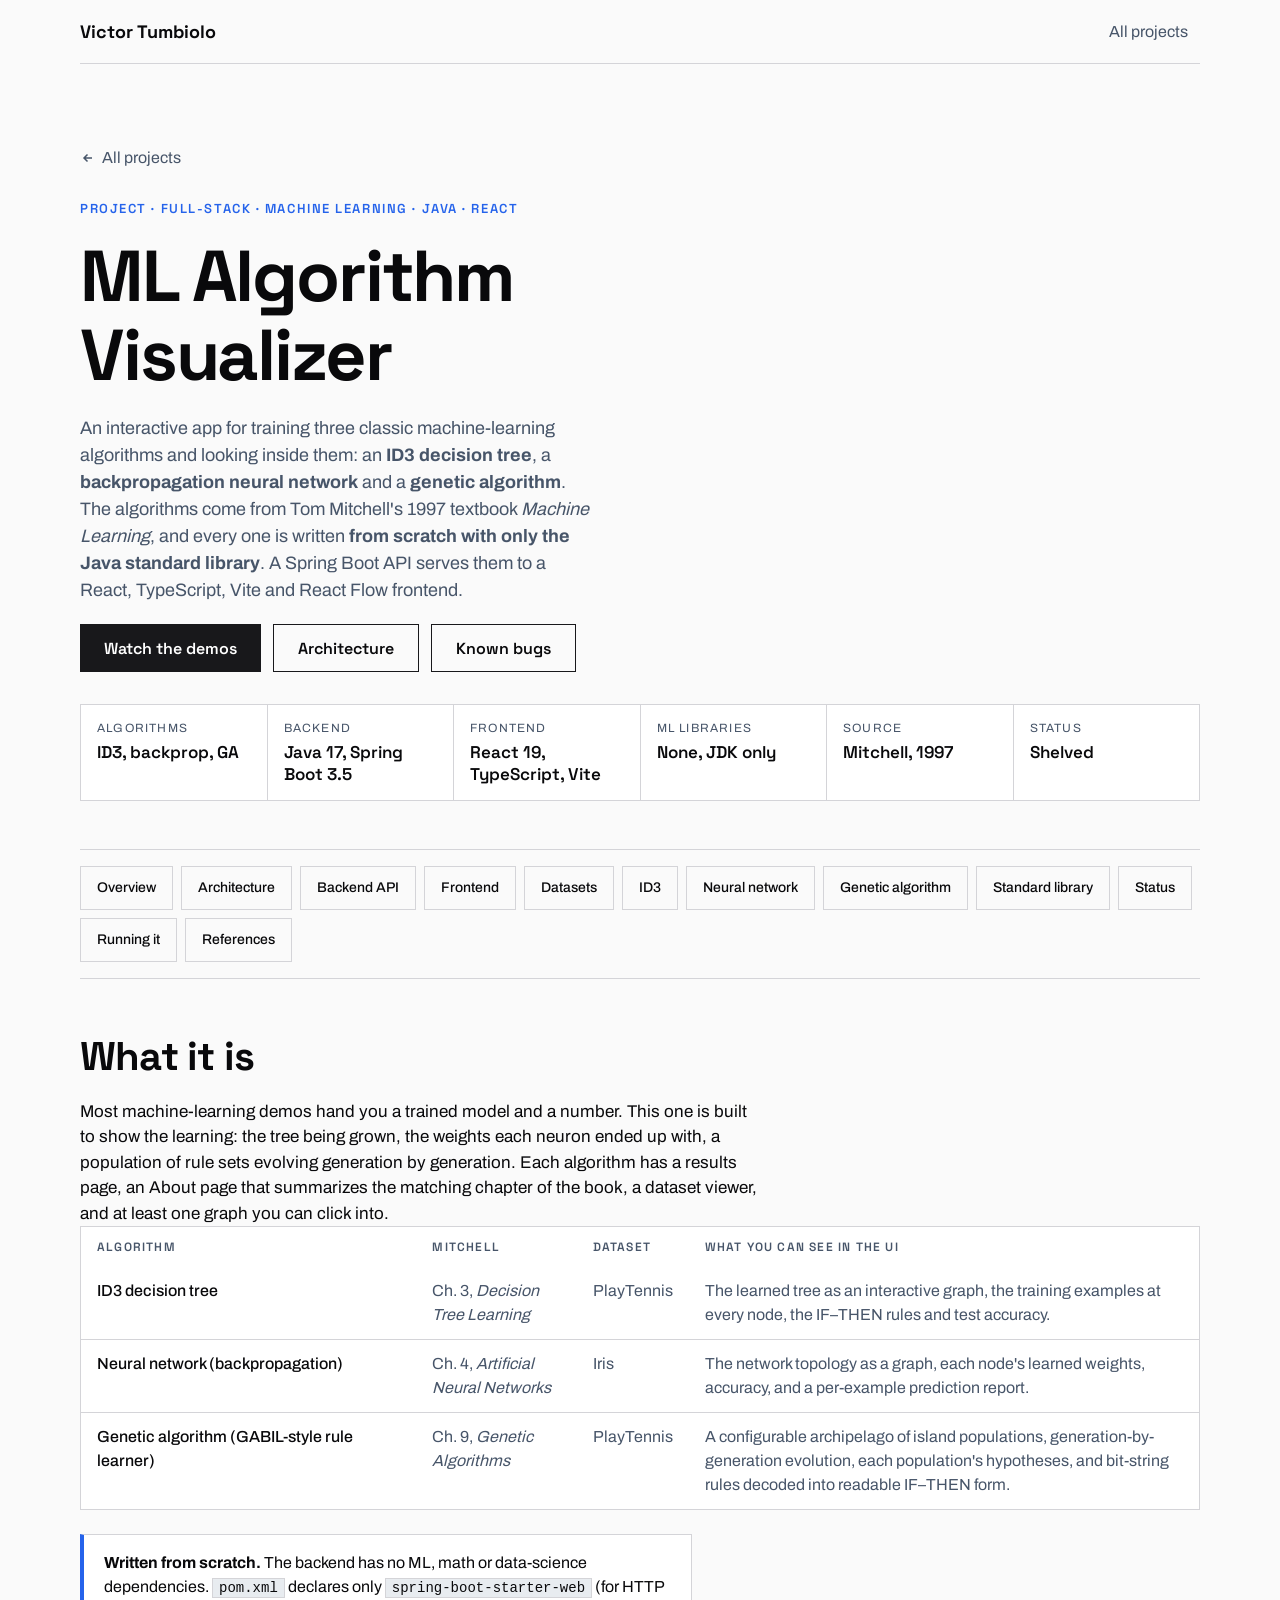
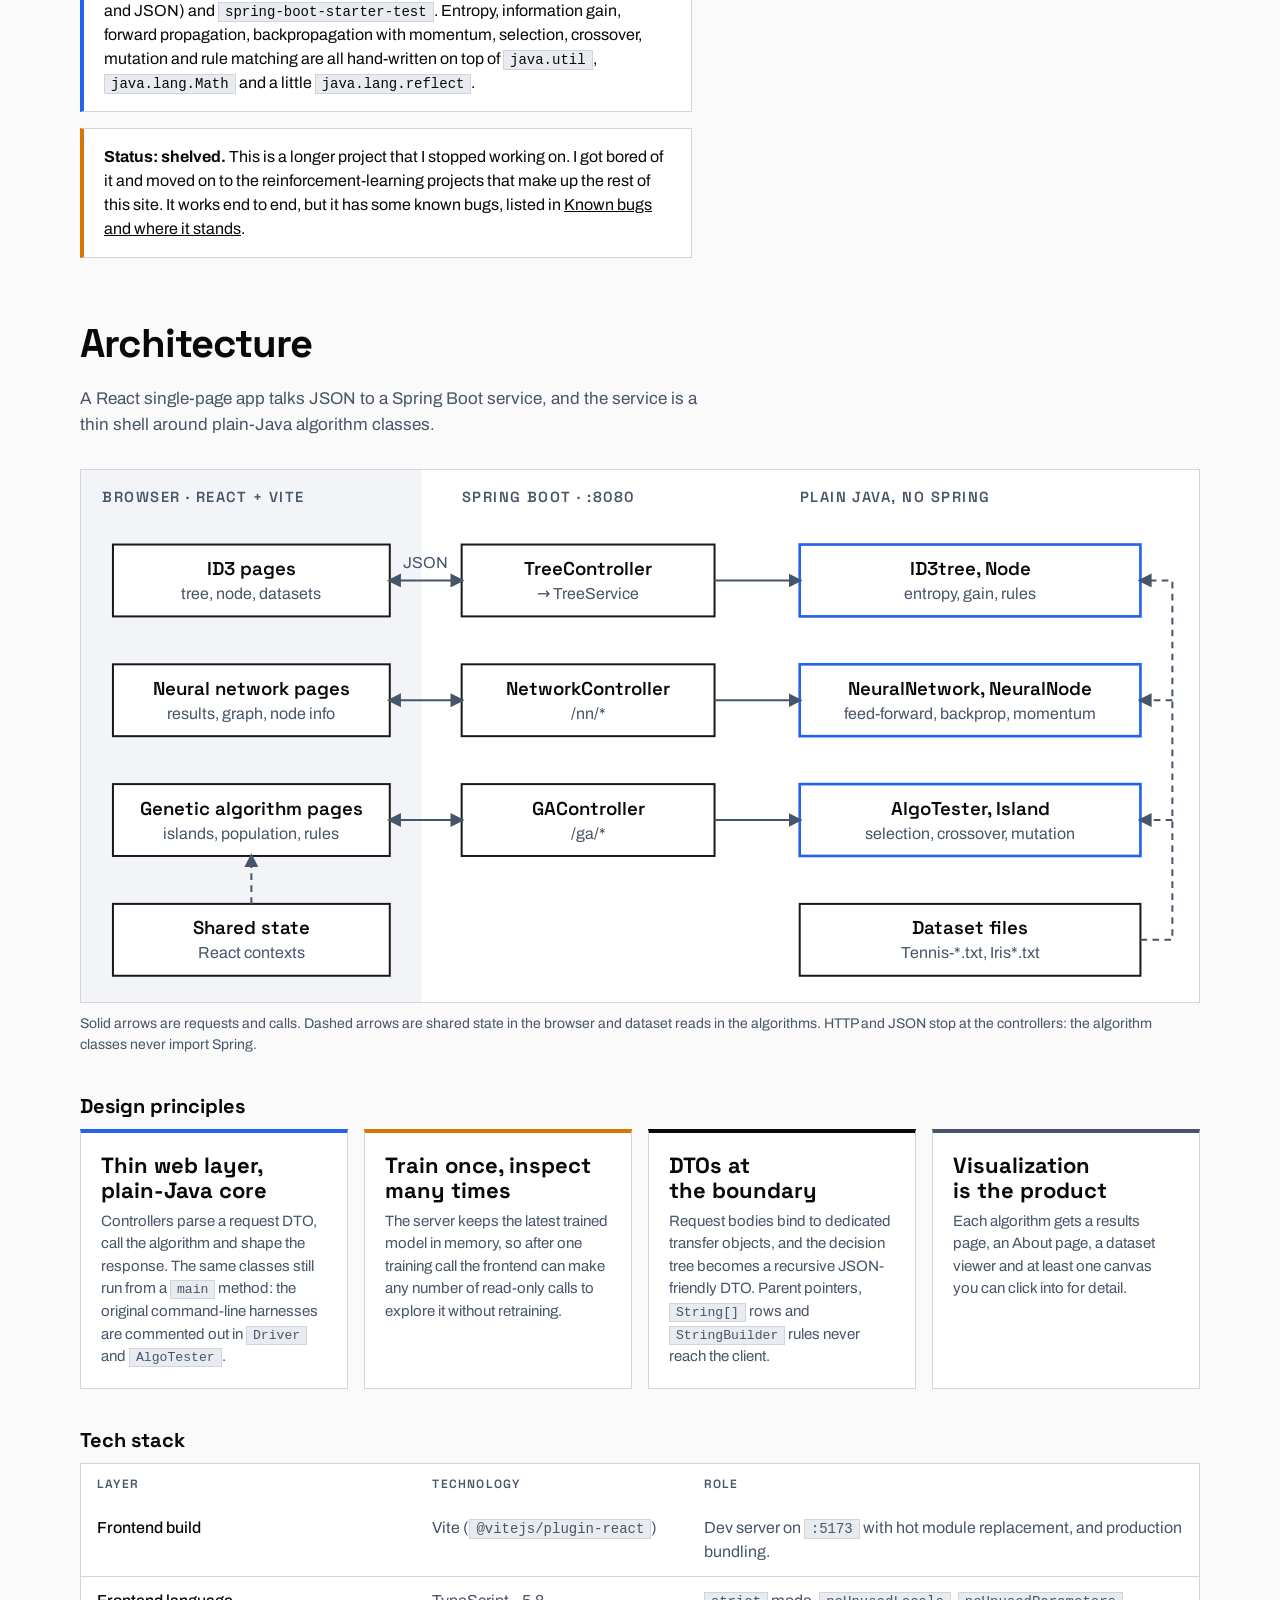
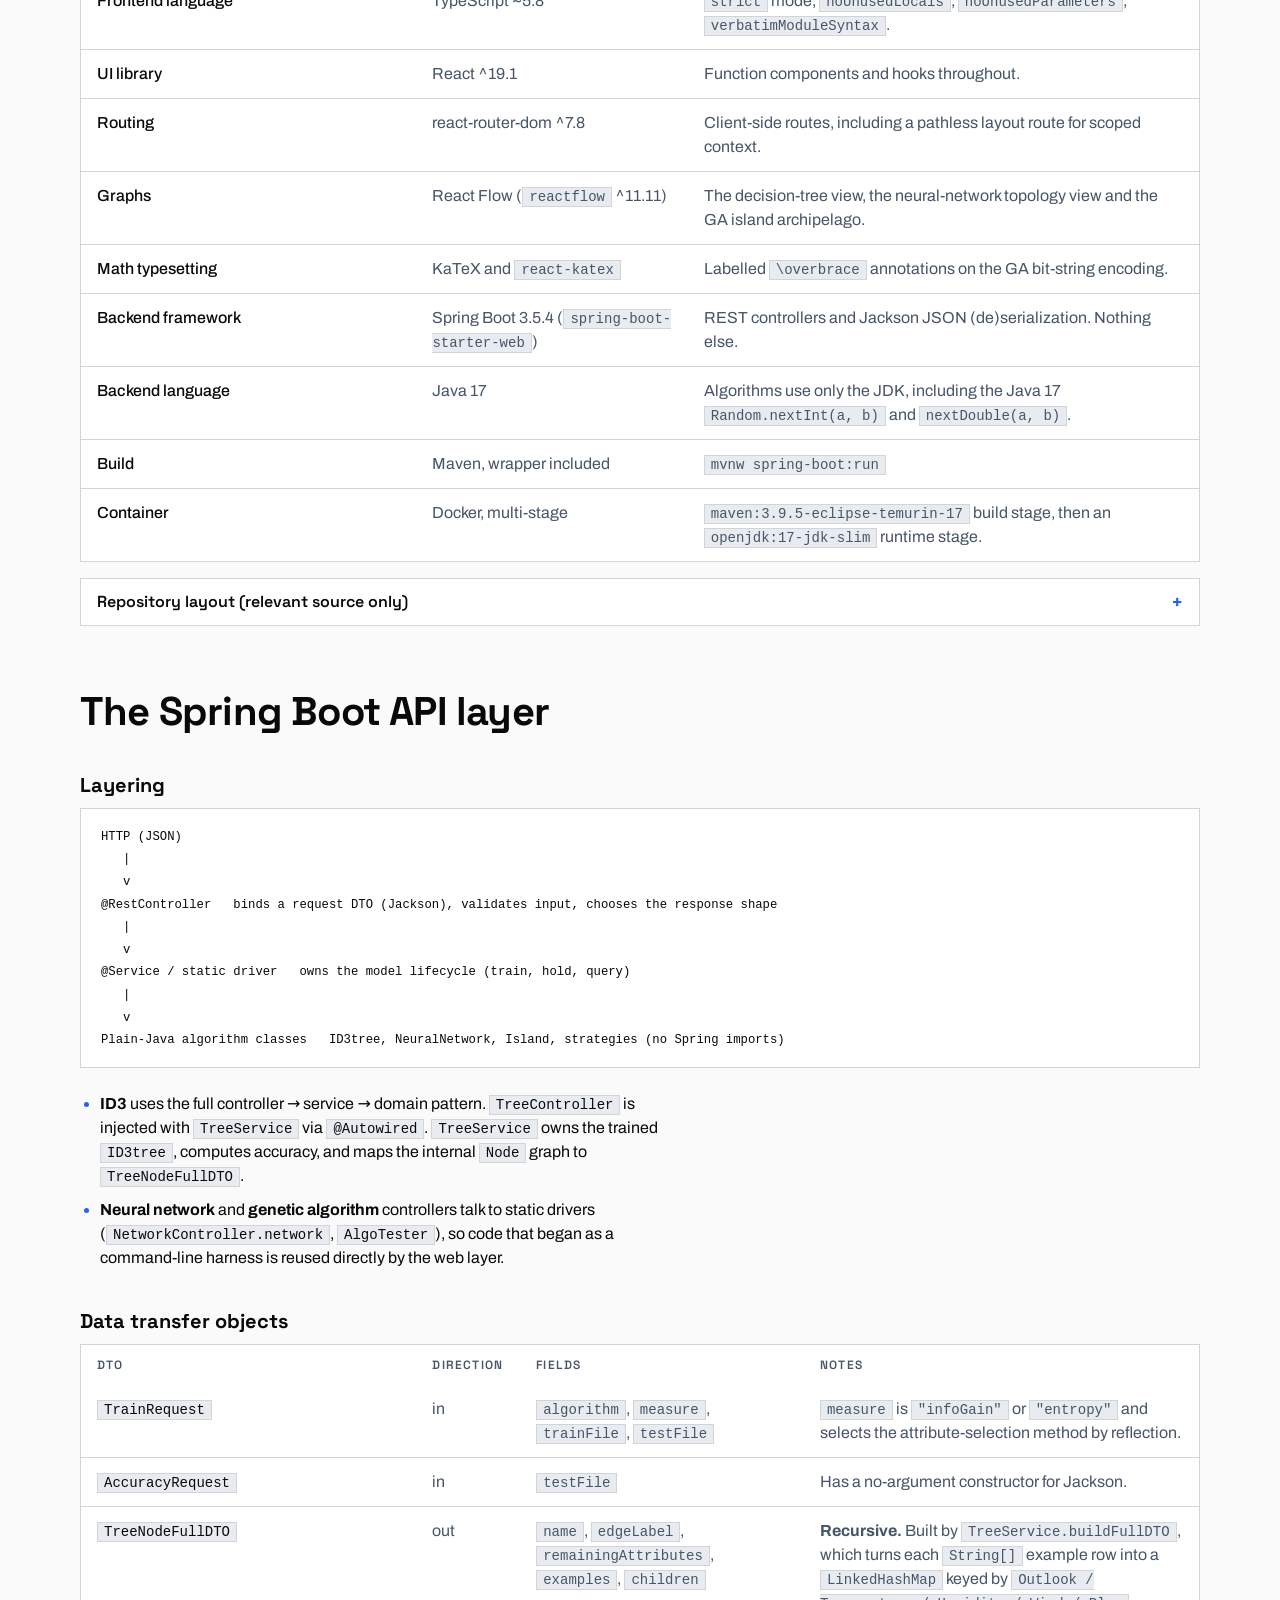
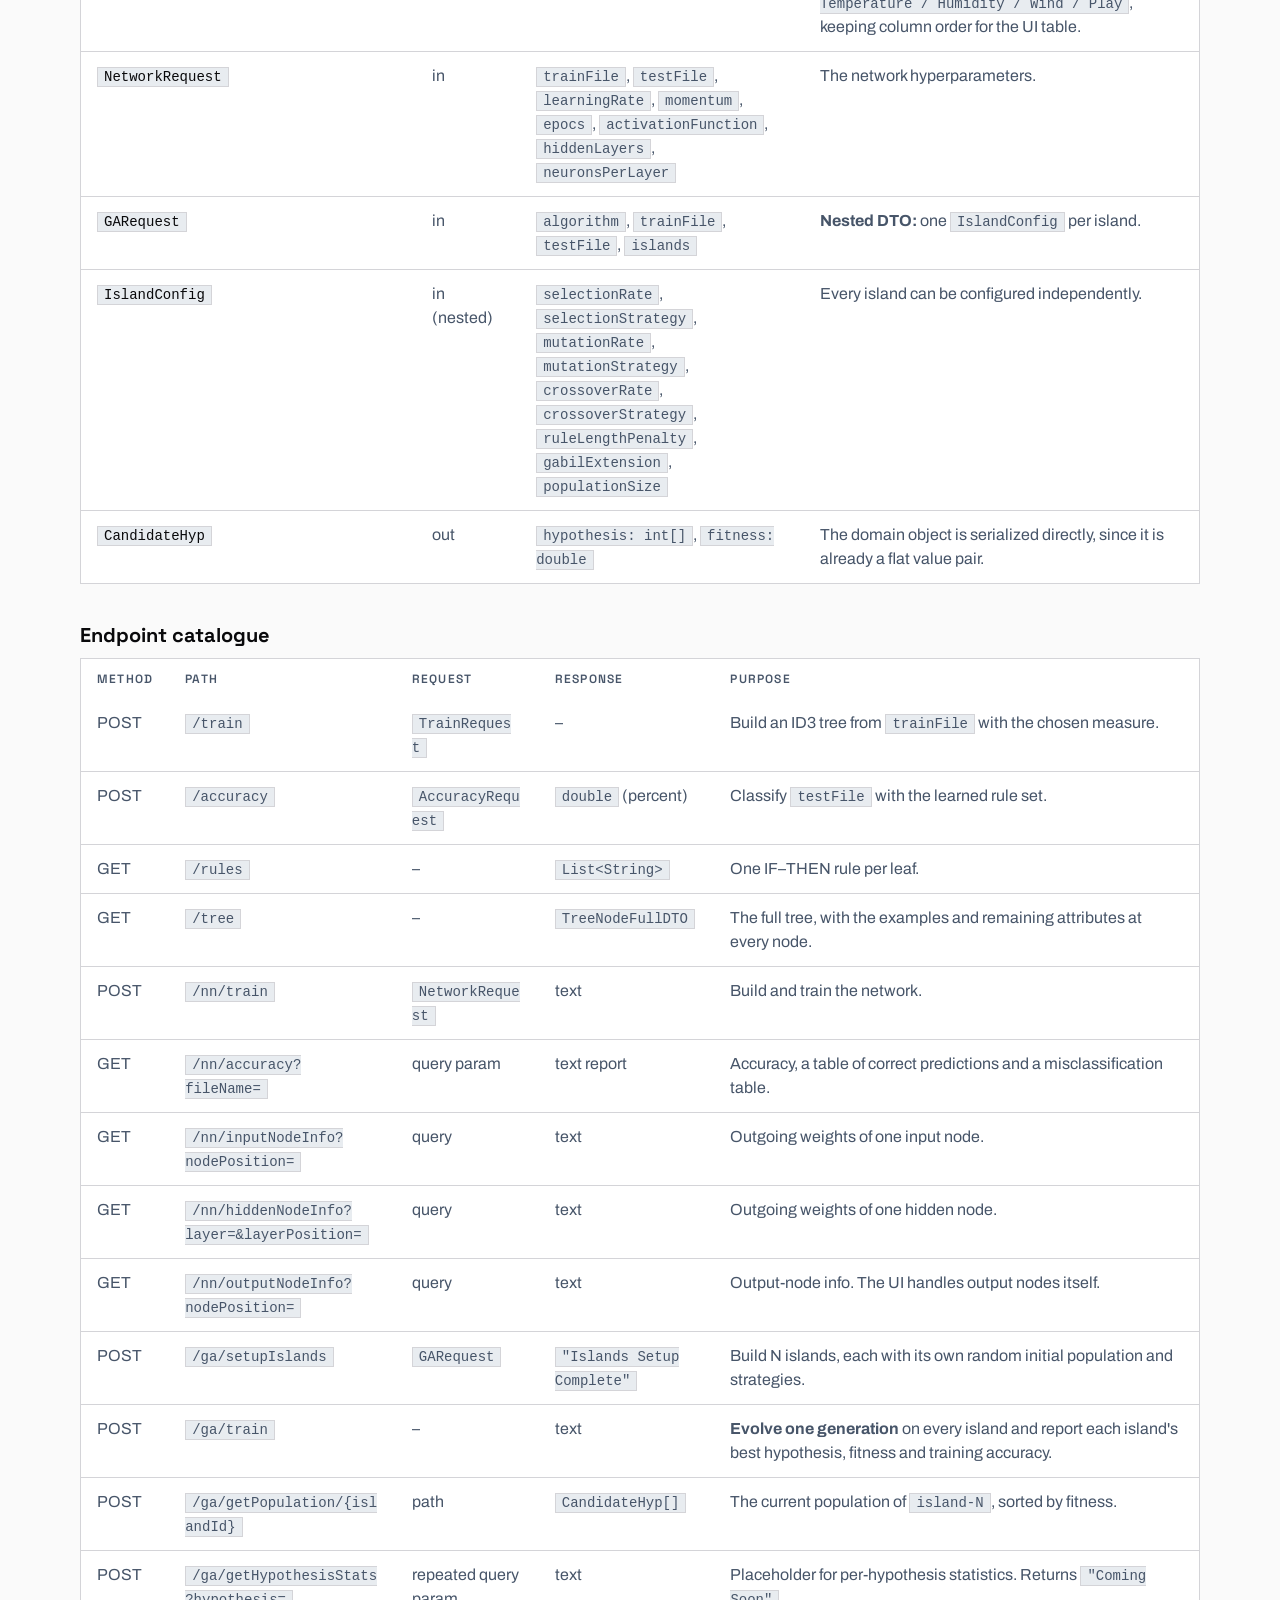
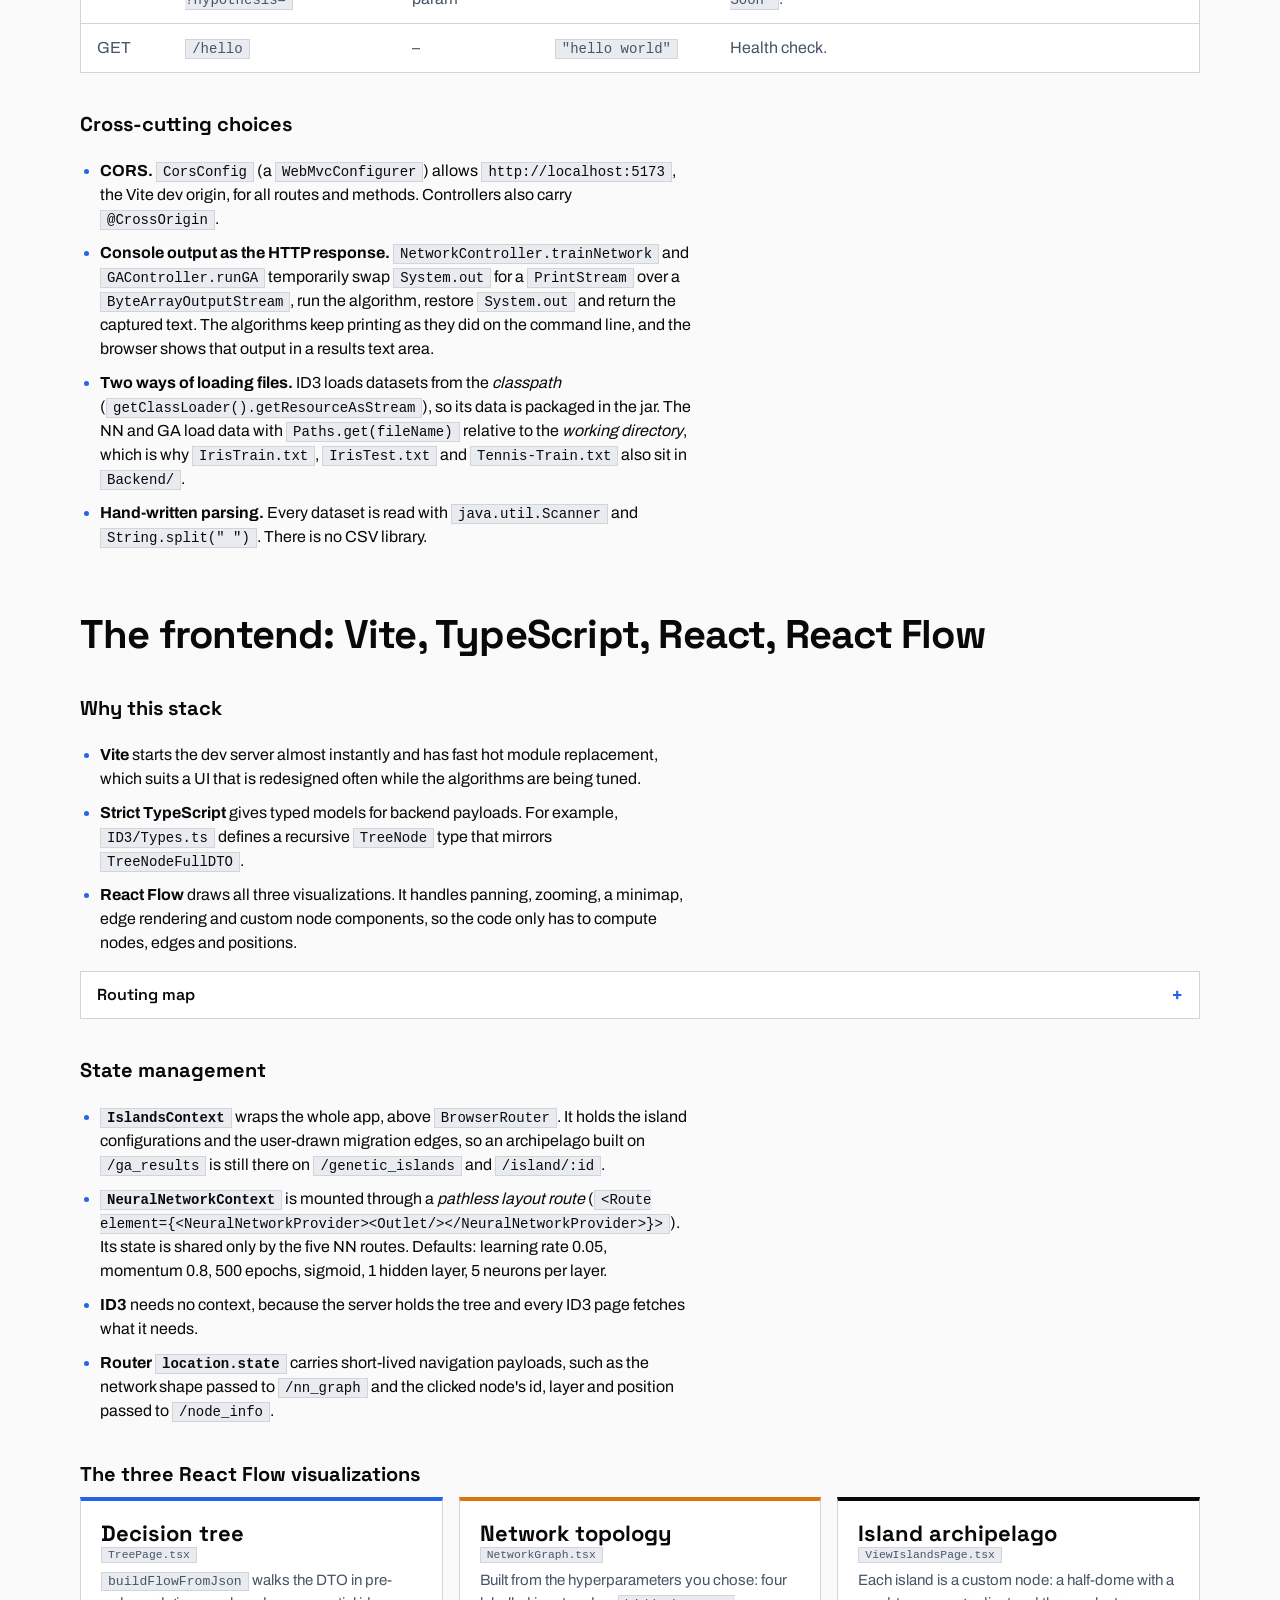
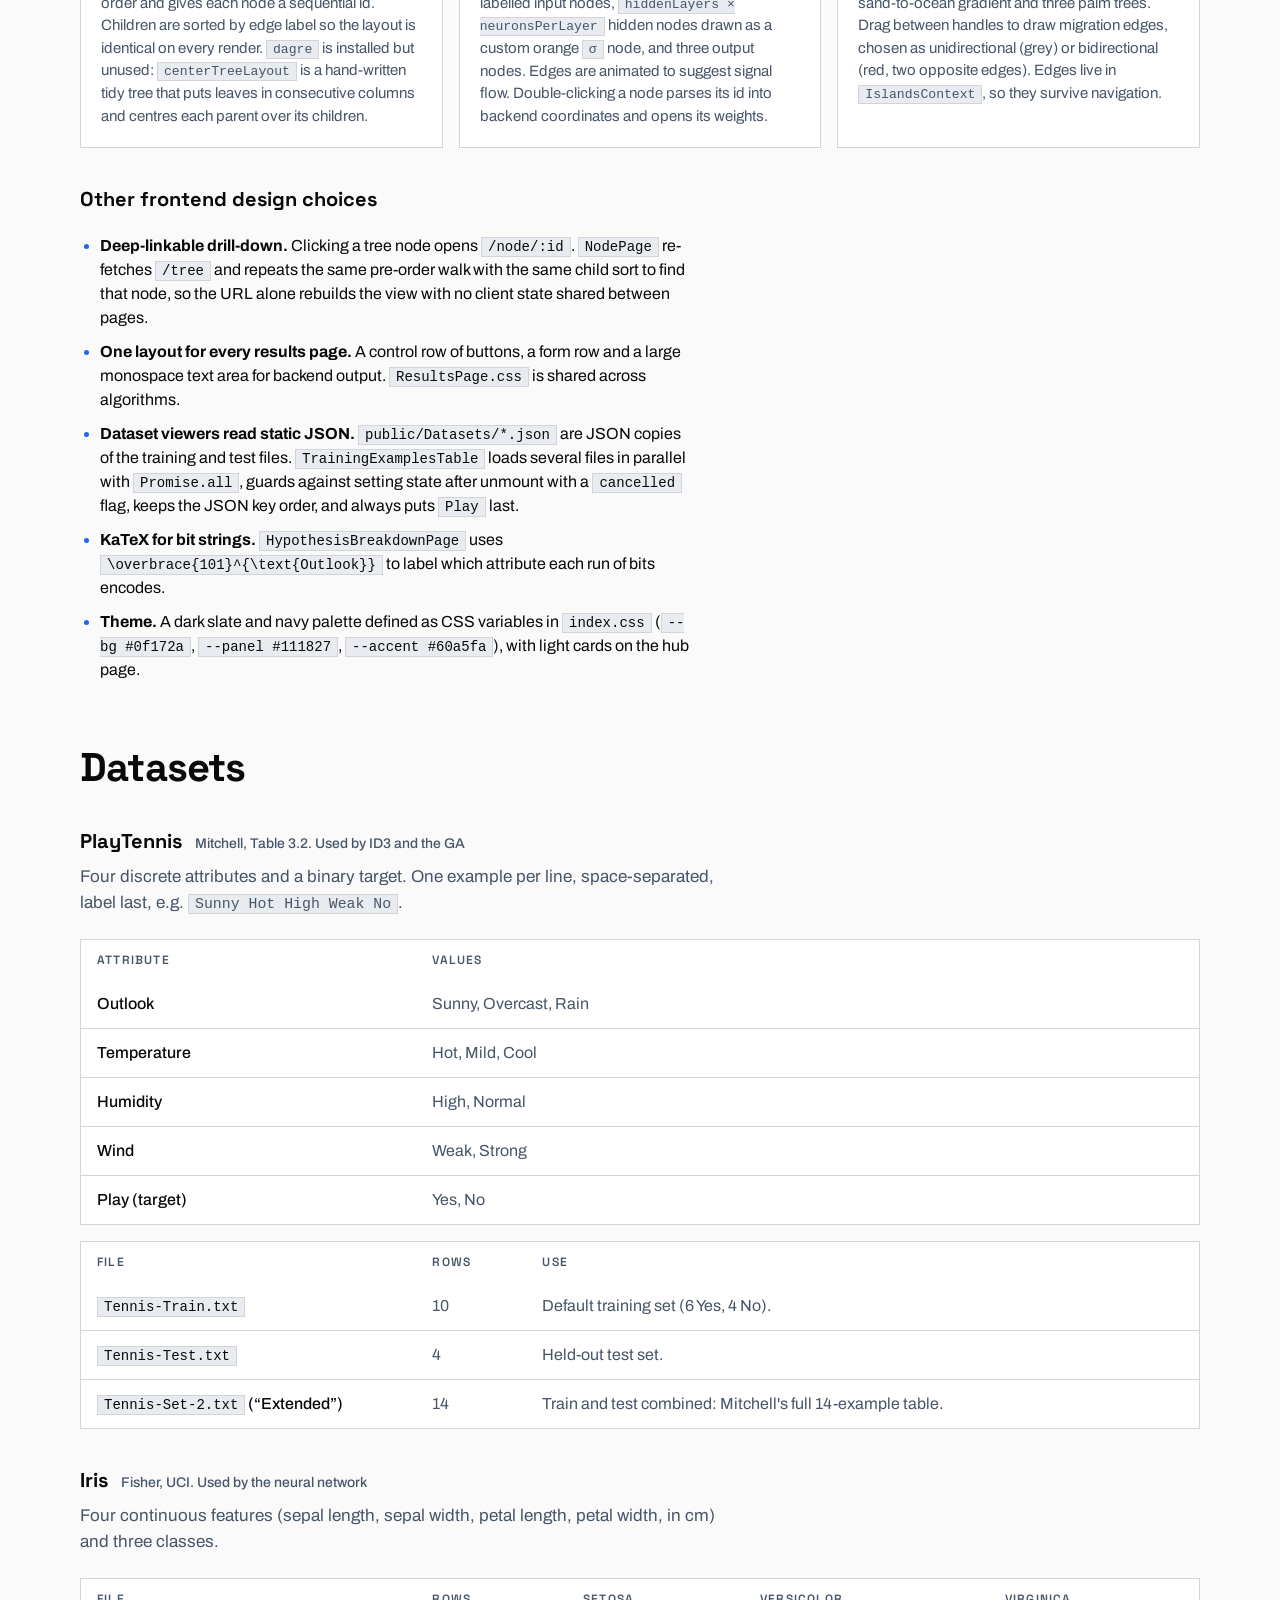
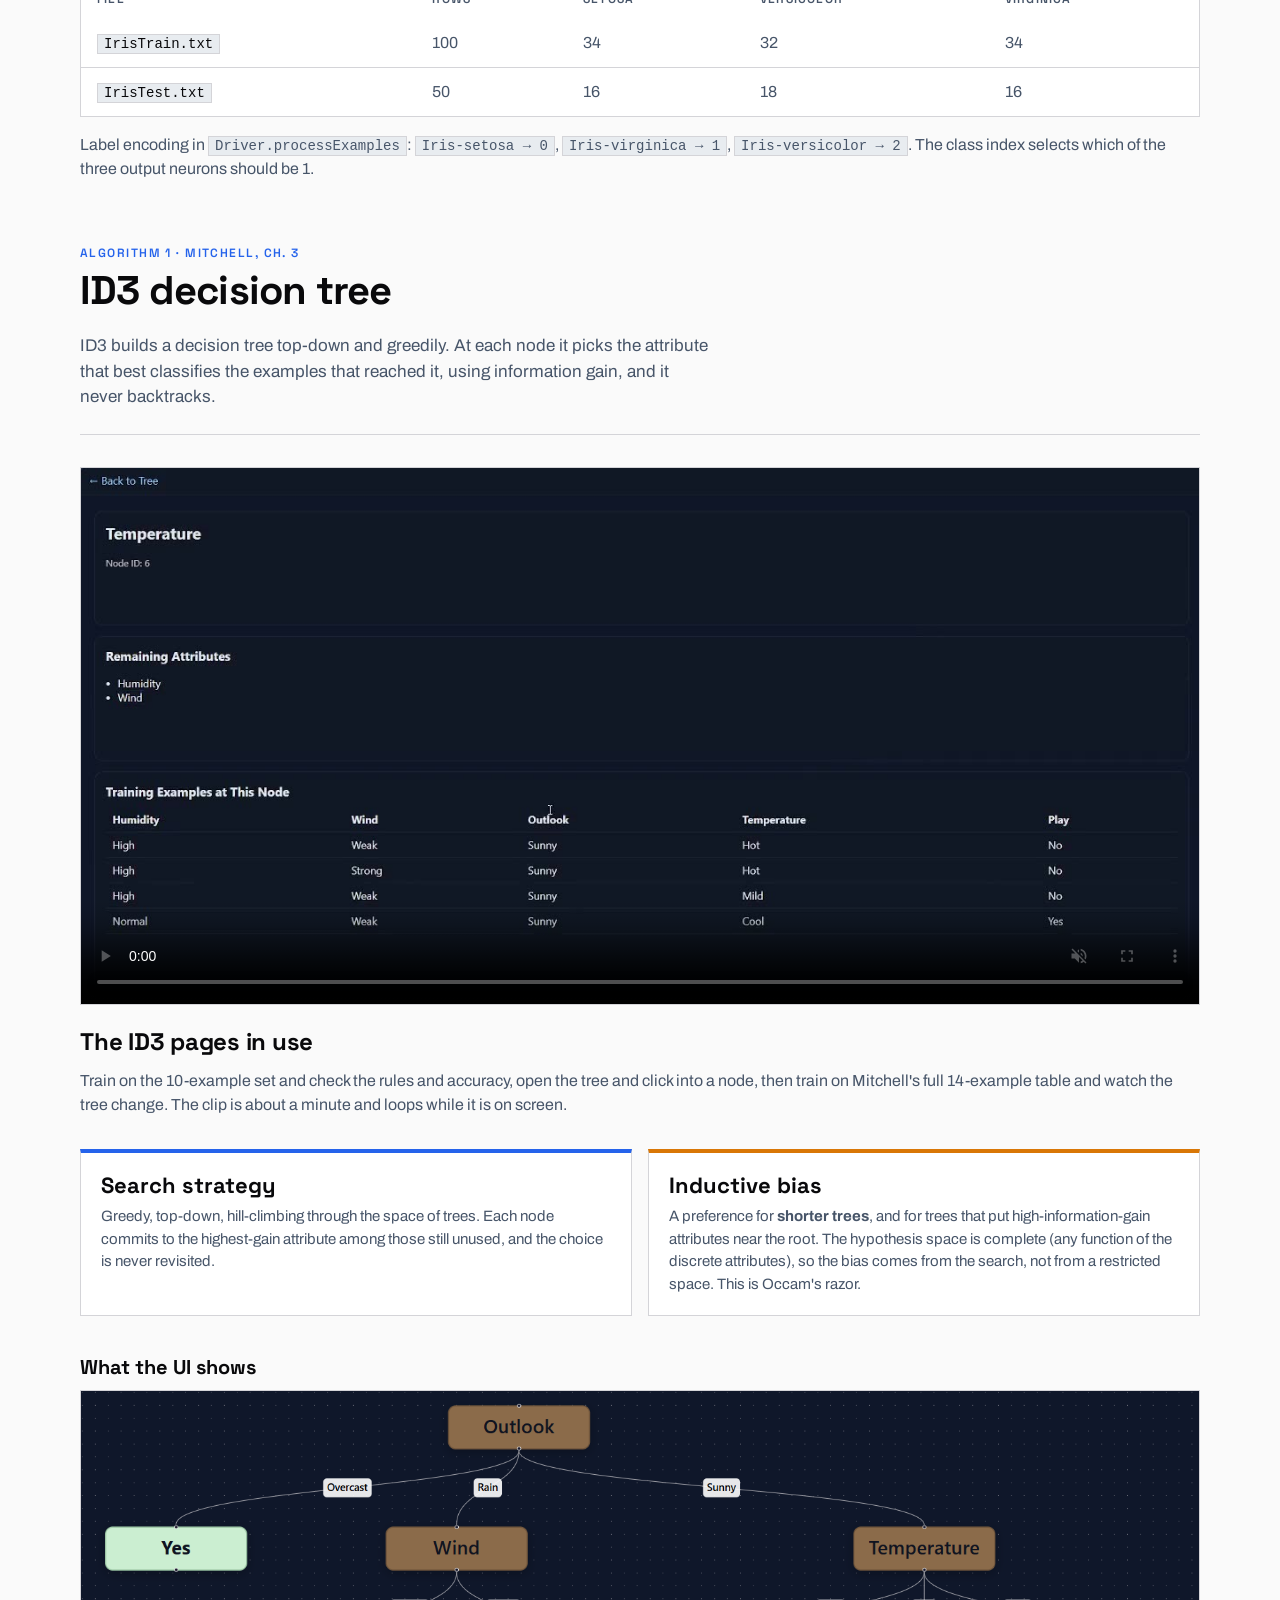
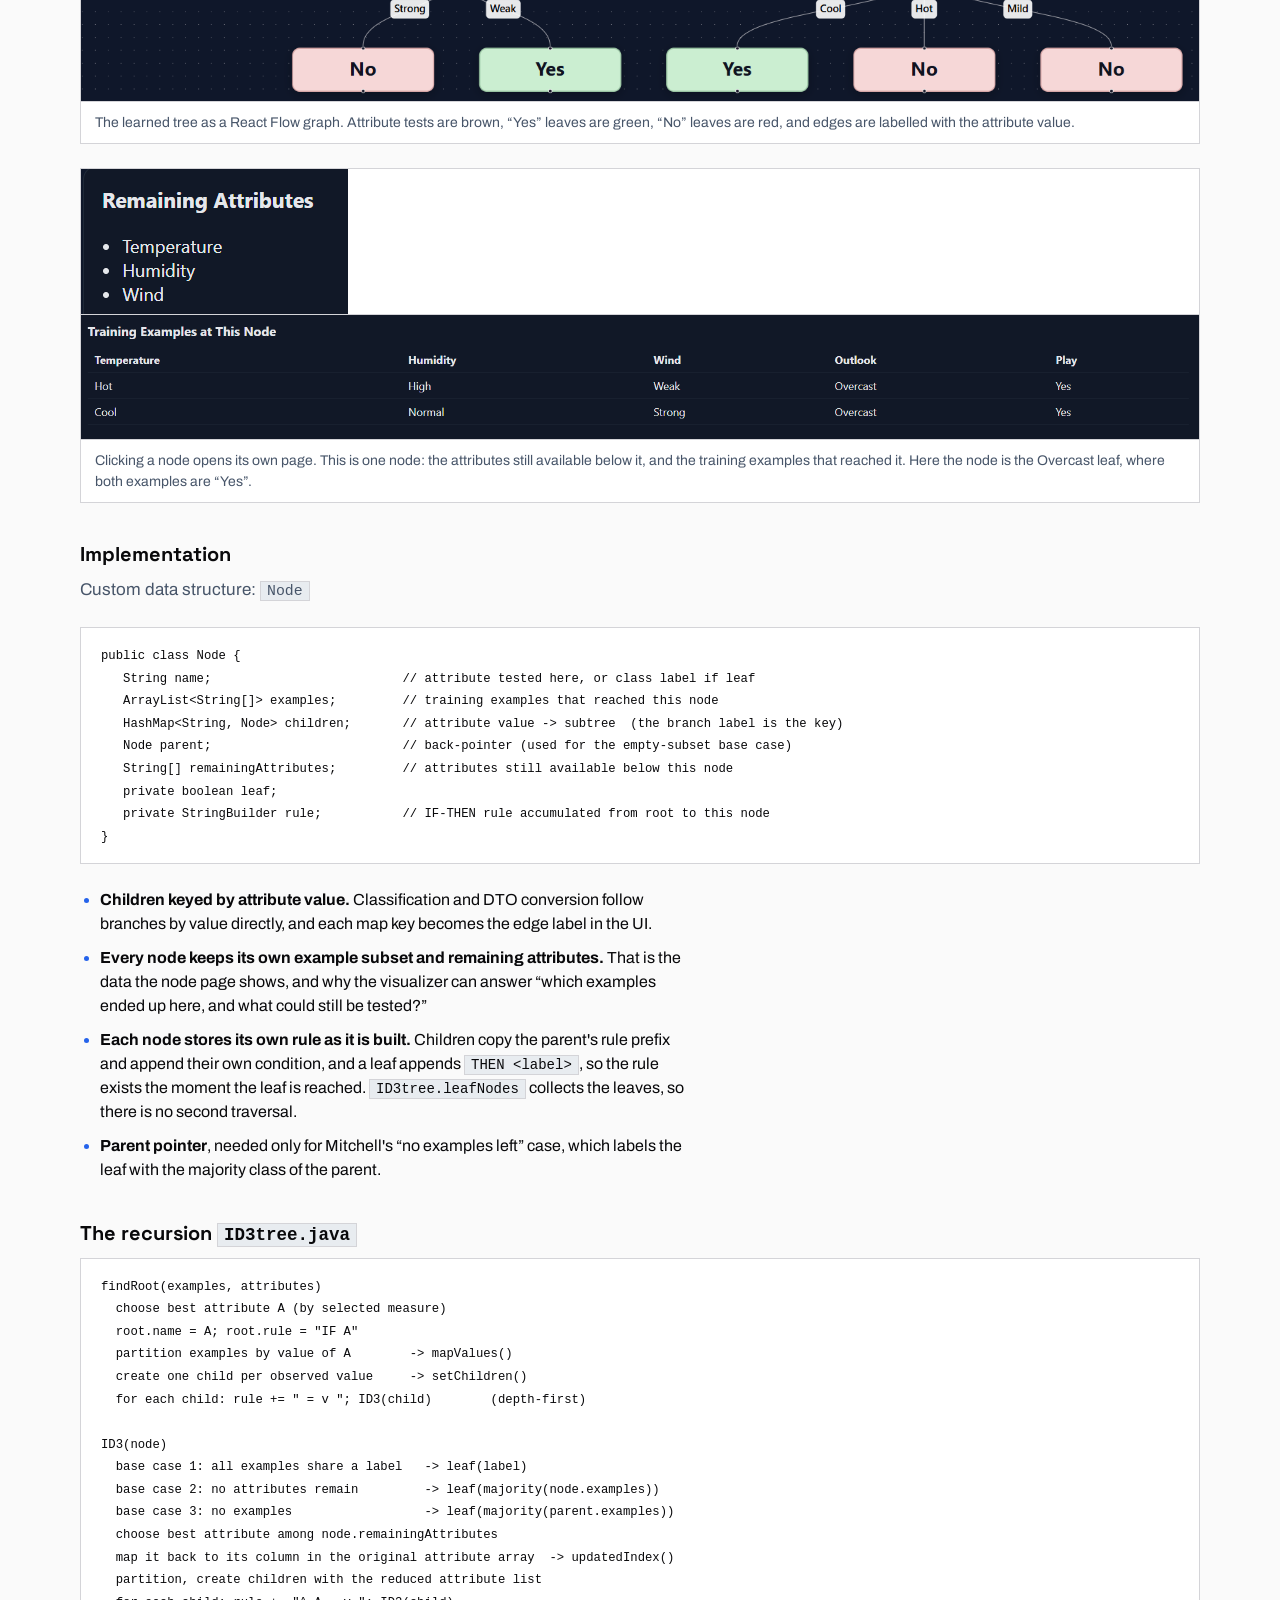
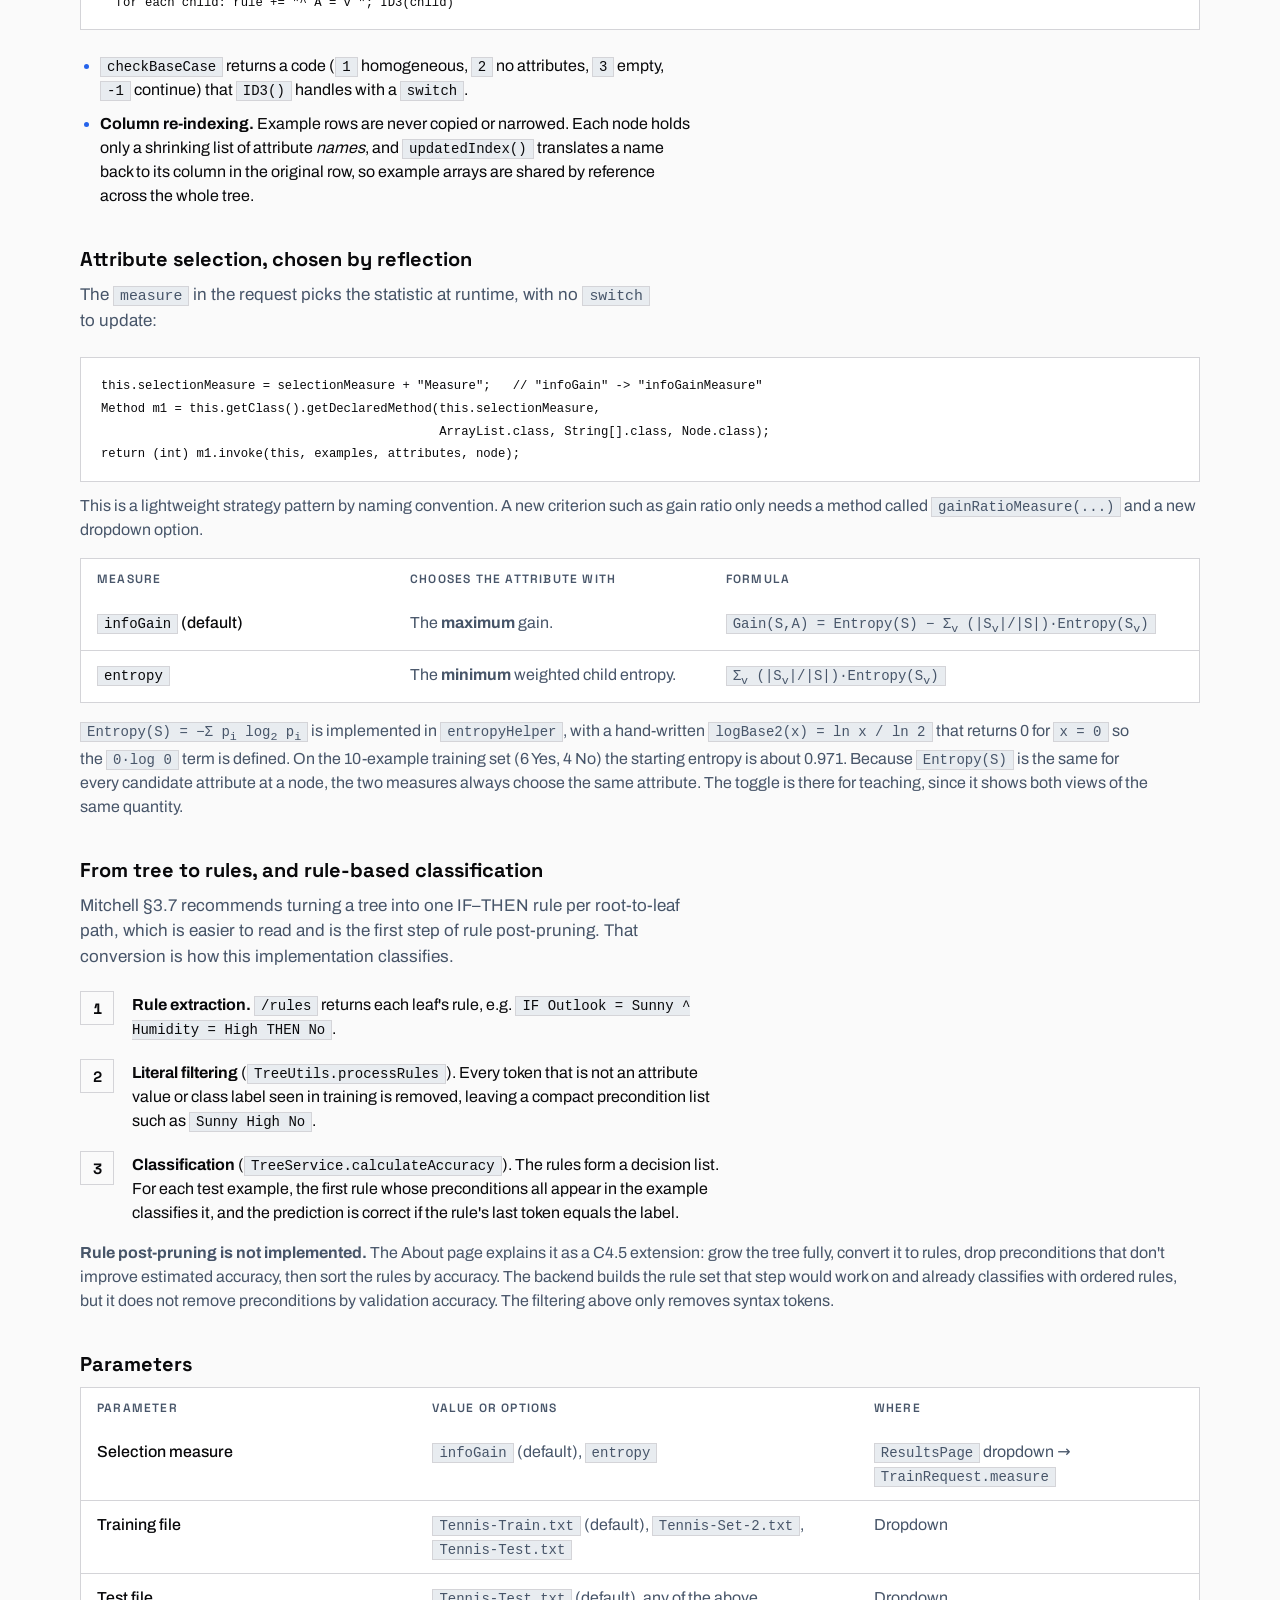
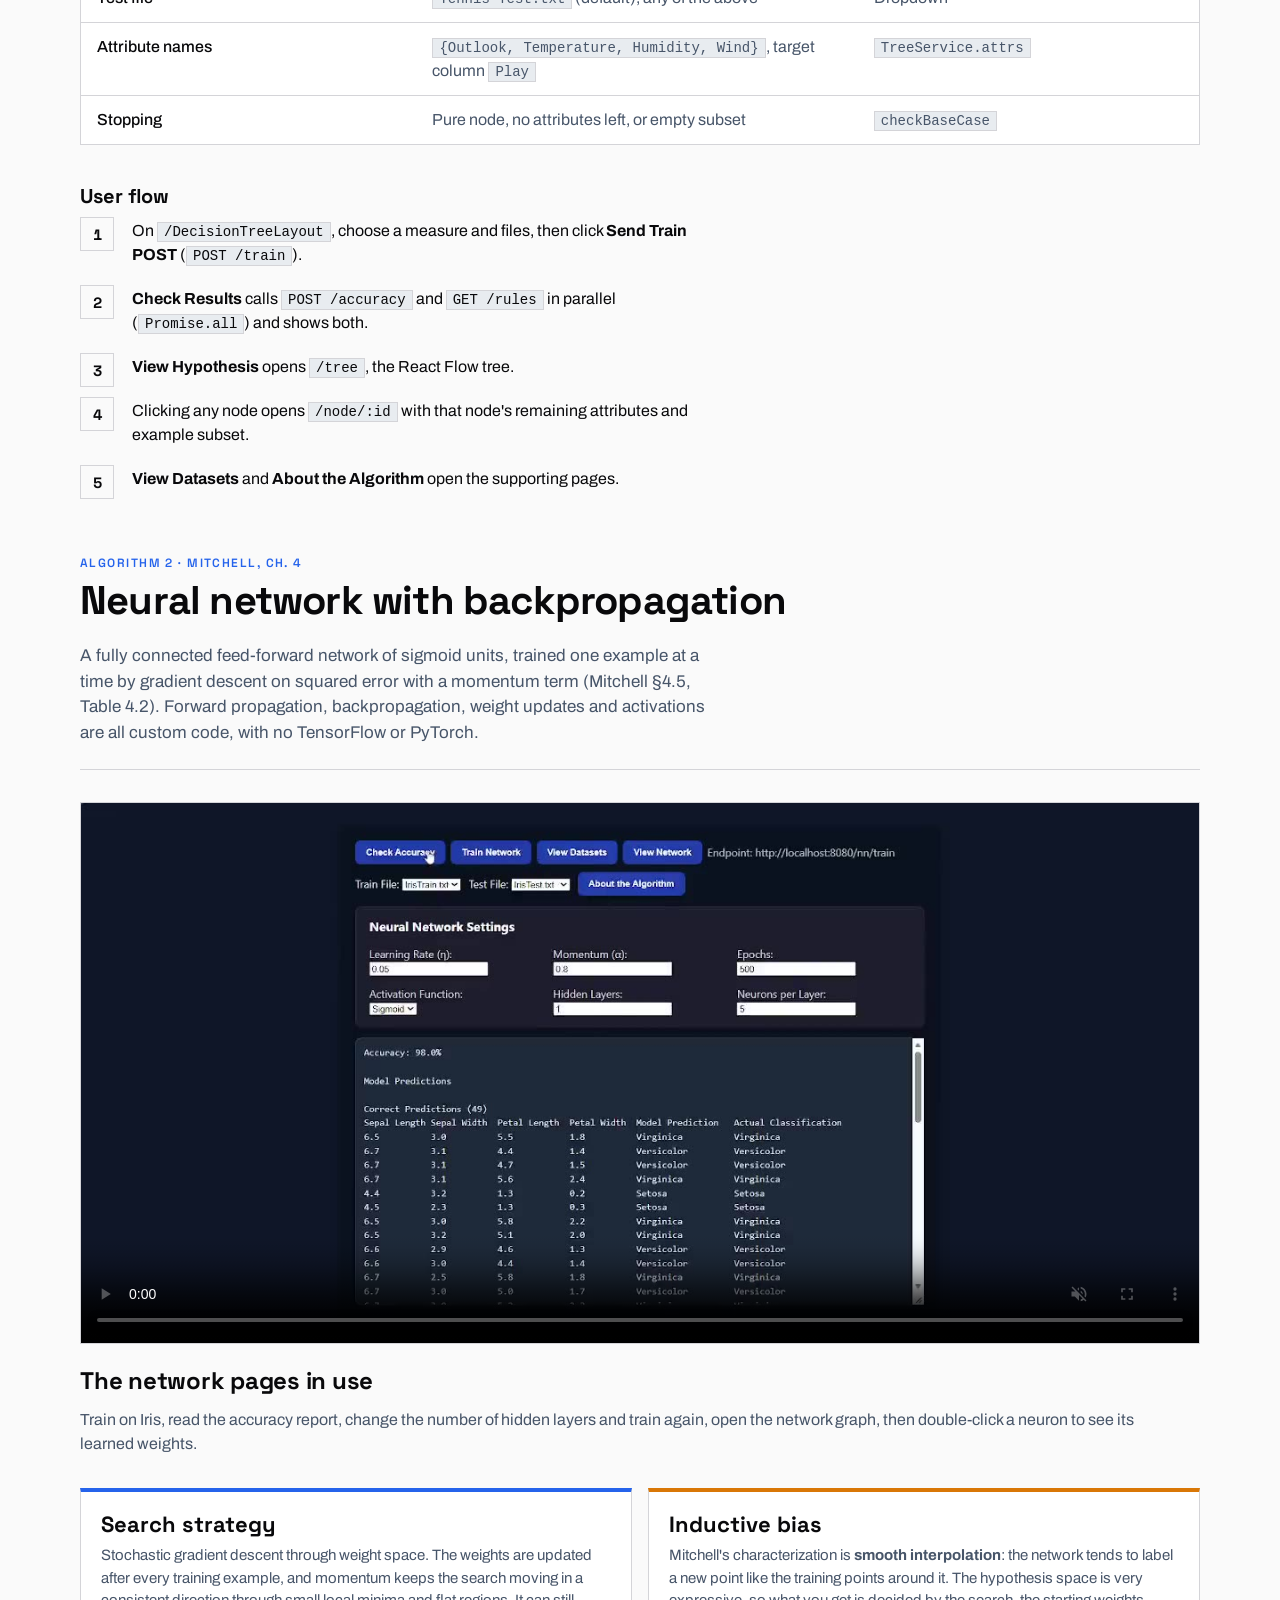
<file: mlviz/index.html>
<!doctype html>
<html lang="en">
  <head>
    <meta charset="UTF-8" />
    <link rel="icon" type="image/svg+xml" href="/favicon.svg" />
    <meta name="viewport" content="width=device-width, initial-scale=1.0" />
    <meta name="color-scheme" content="light dark" />
    <meta
      name="description"
      content="ML Algorithm Visualizer: ID3, backpropagation and a genetic algorithm from Mitchell's Machine Learning, written from scratch in plain Java behind a Spring Boot API, with a React, TypeScript and React Flow frontend."
    />
    <title>ML Algorithm Visualizer</title>
    <script type="module" crossorigin src="/assets/mlviz-f4Blti2l.js"></script>
    <link rel="modulepreload" crossorigin href="/assets/projects-D6KBgP7A.js">
    <link rel="modulepreload" crossorigin href="/assets/project-page-YFq_ndGV.js">
    <link rel="stylesheet" crossorigin href="/assets/projects-BDO5pT66.css">
  </head>
  <body>
    <a class="skip" href="#overview">Skip to content</a>

    <header class="site-header">
      <a class="brand" href="/" data-profile-name>Home</a>
      <nav aria-label="Primary">
        <a href="/#work">All projects</a>
      </nav>
    </header>

    <main>
      <section class="project-hero" aria-labelledby="page-title">
        <a class="back" href="/#work">
          <svg viewBox="0 0 16 16" width="16" height="16" aria-hidden="true" focusable="false"><path d="M12 8H4M7.5 4.5L4 8l3.5 3.5" fill="none" stroke="currentColor" stroke-width="1.5" /></svg>
          All projects
        </a>
        <p class="eyebrow">Project &middot; Full-stack &middot; Machine learning &middot; Java &middot; React</p>
        <h1 id="page-title">ML Algorithm Visualizer</h1>
        <p class="lede">
          An interactive app for training three classic machine-learning algorithms and looking inside them:
          an <strong>ID3 decision tree</strong>, a <strong>backpropagation neural network</strong> and a
          <strong>genetic algorithm</strong>. The algorithms come from Tom Mitchell's 1997 textbook
          <em>Machine Learning</em>, and every one is written <strong>from scratch with only the Java standard
          library</strong>. A Spring Boot API serves them to a React, TypeScript, Vite and React Flow frontend.
        </p>
        <div class="actions">
          <a class="button" href="#id3">Watch the demos</a>
          <a class="button secondary" href="#architecture">Architecture</a>
          <a class="button secondary" href="#status">Known bugs</a>
        </div>
        <dl class="facts">
          <div><dt>Algorithms</dt><dd>ID3, backprop, GA</dd></div>
          <div><dt>Backend</dt><dd>Java 17, Spring Boot 3.5</dd></div>
          <div><dt>Frontend</dt><dd>React 19, TypeScript, Vite</dd></div>
          <div><dt>ML libraries</dt><dd>None, JDK only</dd></div>
          <div><dt>Source</dt><dd>Mitchell, 1997</dd></div>
          <div><dt>Status</dt><dd>Shelved</dd></div>
        </dl>
      </section>

      <nav class="toc" aria-label="On this page">
        <a href="#overview">Overview</a>
        <a href="#architecture">Architecture</a>
        <a href="#backend">Backend API</a>
        <a href="#frontend">Frontend</a>
        <a href="#datasets">Datasets</a>
        <a href="#id3">ID3</a>
        <a href="#nn">Neural network</a>
        <a href="#ga">Genetic algorithm</a>
        <a href="#stdlib">Standard library</a>
        <a href="#status">Status</a>
        <a href="#run">Running it</a>
        <a href="#references">References</a>
      </nav>

      <section id="overview" class="block" aria-labelledby="overview-title">
        <h2 id="overview-title">What it is</h2>
        <div class="prose">
          <p>
            Most machine-learning demos hand you a trained model and a number. This one is built to show the
            learning: the tree being grown, the weights each neuron ended up with, a population of rule sets
            evolving generation by generation. Each algorithm has a results page, an About page that
            summarizes the matching chapter of the book, a dataset viewer, and at least one graph you can
            click into.
          </p>
        </div>

        <div class="table-scroll" tabindex="0" role="region" aria-label="The three algorithms table">
          <table class="data-table results">
            <thead>
              <tr><th scope="col">Algorithm</th><th scope="col">Mitchell</th><th scope="col">Dataset</th><th scope="col">What you can see in the UI</th></tr>
            </thead>
            <tbody>
              <tr><th scope="row">ID3 decision tree</th><td>Ch. 3, <em>Decision Tree Learning</em></td><td>PlayTennis</td><td>The learned tree as an interactive graph, the training examples at every node, the IF&ndash;THEN rules and test accuracy.</td></tr>
              <tr><th scope="row">Neural network (backpropagation)</th><td>Ch. 4, <em>Artificial Neural Networks</em></td><td>Iris</td><td>The network topology as a graph, each node's learned weights, accuracy, and a per-example prediction report.</td></tr>
              <tr><th scope="row">Genetic algorithm (GABIL-style rule learner)</th><td>Ch. 9, <em>Genetic Algorithms</em></td><td>PlayTennis</td><td>A configurable archipelago of island populations, generation-by-generation evolution, each population's hypotheses, and bit-string rules decoded into readable IF&ndash;THEN form.</td></tr>
            </tbody>
          </table>
        </div>

        <div class="callout" style="margin-top: 24px">
          <p>
            <strong>Written from scratch.</strong> The backend has no ML, math or data-science dependencies.
            <code>pom.xml</code> declares only <code>spring-boot-starter-web</code> (for HTTP and JSON) and
            <code>spring-boot-starter-test</code>. Entropy, information gain, forward propagation,
            backpropagation with momentum, selection, crossover, mutation and rule matching are all
            hand-written on top of <code>java.util</code>, <code>java.lang.Math</code> and a little
            <code>java.lang.reflect</code>.
          </p>
        </div>
        <div class="callout warn">
          <p>
            <strong>Status: shelved.</strong> This is a longer project that I stopped working on. I got bored
            of it and moved on to the reinforcement-learning projects that make up the rest of this site. It
            works end to end, but it has some known bugs, listed in <a href="#status">Known bugs and where it
            stands</a>.
          </p>
        </div>
      </section>

      <section id="architecture" class="block" aria-labelledby="architecture-title">
        <h2 id="architecture-title">Architecture</h2>
        <p class="section-lede">
          A React single-page app talks JSON to a Spring Boot service, and the service is a thin shell around
          plain-Java algorithm classes.
        </p>

        <figure class="diagram">
          <div class="diagram-scroll" tabindex="0" role="region" aria-label="Architecture diagram (scrollable)">
            <svg viewBox="0 0 840 400" width="840" height="400" role="img" aria-labelledby="arch-title arch-desc">
              <title id="arch-title">Browser, Spring Boot API and plain-Java algorithm core</title>
              <desc id="arch-desc">
                In the browser, ID3, neural network and genetic algorithm pages each exchange JSON over HTTP with
                one Spring controller: TreeController, NetworkController and GAController. Each controller calls
                a plain-Java core: ID3tree and Node, NeuralNetwork and NeuralNode, or AlgoTester and Island. The
                cores read dataset text files. The browser pages share state through React contexts.
              </desc>
              <defs>
                <marker id="arch-arrow" viewBox="0 0 10 10" refX="8" refY="5" markerWidth="7" markerHeight="7" orient="auto-start-reverse">
                  <path d="M0 0L10 5L0 10z" class="dg-head" />
                </marker>
              </defs>

              <rect class="dg-band" x="0" y="0" width="256" height="400" />
              <text class="dg-tag" x="16" y="24">BROWSER &middot; REACT + VITE</text>
              <text class="dg-tag" x="286" y="24">SPRING BOOT &middot; :8080</text>
              <text class="dg-tag" x="540" y="24">PLAIN JAVA, NO SPRING</text>

              <g class="dg-box"><rect x="24" y="56" width="208" height="54" /><text x="128" y="79" text-anchor="middle">ID3 pages</text><text class="dg-sub" x="128" y="97" text-anchor="middle">tree, node, datasets</text></g>
              <g class="dg-box"><rect x="24" y="146" width="208" height="54" /><text x="128" y="169" text-anchor="middle">Neural network pages</text><text class="dg-sub" x="128" y="187" text-anchor="middle">results, graph, node info</text></g>
              <g class="dg-box"><rect x="24" y="236" width="208" height="54" /><text x="128" y="259" text-anchor="middle">Genetic algorithm pages</text><text class="dg-sub" x="128" y="277" text-anchor="middle">islands, population, rules</text></g>
              <g class="dg-box"><rect x="24" y="326" width="208" height="54" /><text x="128" y="349" text-anchor="middle">Shared state</text><text class="dg-sub" x="128" y="367" text-anchor="middle">React contexts</text></g>

              <g class="dg-box"><rect x="286" y="56" width="190" height="54" /><text x="381" y="79" text-anchor="middle">TreeController</text><text class="dg-sub" x="381" y="97" text-anchor="middle">&rarr; TreeService</text></g>
              <g class="dg-box"><rect x="286" y="146" width="190" height="54" /><text x="381" y="169" text-anchor="middle">NetworkController</text><text class="dg-sub" x="381" y="187" text-anchor="middle">/nn/*</text></g>
              <g class="dg-box"><rect x="286" y="236" width="190" height="54" /><text x="381" y="259" text-anchor="middle">GAController</text><text class="dg-sub" x="381" y="277" text-anchor="middle">/ga/*</text></g>

              <g class="dg-box dg-main"><rect x="540" y="56" width="256" height="54" /><text x="668" y="79" text-anchor="middle">ID3tree, Node</text><text class="dg-sub" x="668" y="97" text-anchor="middle">entropy, gain, rules</text></g>
              <g class="dg-box dg-main"><rect x="540" y="146" width="256" height="54" /><text x="668" y="169" text-anchor="middle">NeuralNetwork, NeuralNode</text><text class="dg-sub" x="668" y="187" text-anchor="middle">feed-forward, backprop, momentum</text></g>
              <g class="dg-box dg-main"><rect x="540" y="236" width="256" height="54" /><text x="668" y="259" text-anchor="middle">AlgoTester, Island</text><text class="dg-sub" x="668" y="277" text-anchor="middle">selection, crossover, mutation</text></g>

              <g class="dg-box"><rect x="540" y="326" width="256" height="54" /><text x="668" y="349" text-anchor="middle">Dataset files</text><text class="dg-sub" x="668" y="367" text-anchor="middle">Tennis-*.txt, Iris*.txt</text></g>

              <path class="dg-line" d="M232 83H286" marker-start="url(#arch-arrow)" marker-end="url(#arch-arrow)" />
              <path class="dg-line" d="M232 173H286" marker-start="url(#arch-arrow)" marker-end="url(#arch-arrow)" />
              <path class="dg-line" d="M232 263H286" marker-start="url(#arch-arrow)" marker-end="url(#arch-arrow)" />
              <text class="dg-sub" x="259" y="74" text-anchor="middle">JSON</text>

              <path class="dg-line" d="M476 83H540" marker-end="url(#arch-arrow)" />
              <path class="dg-line" d="M476 173H540" marker-end="url(#arch-arrow)" />
              <path class="dg-line" d="M476 263H540" marker-end="url(#arch-arrow)" />

              <path class="dg-line dg-dash" d="M128 326V290" marker-end="url(#arch-arrow)" />
              <path class="dg-line dg-dash" d="M796 353H820V83H796" marker-end="url(#arch-arrow)" />
              <path class="dg-line dg-dash" d="M820 173H796" marker-end="url(#arch-arrow)" />
              <path class="dg-line dg-dash" d="M820 263H796" marker-end="url(#arch-arrow)" />
            </svg>
          </div>
          <figcaption>
            Solid arrows are requests and calls. Dashed arrows are shared state in the browser and dataset reads in
            the algorithms. HTTP and JSON stop at the controllers: the algorithm classes never import Spring.
          </figcaption>
        </figure>

        <h3 class="sub">Design principles</h3>
        <ul class="ghost-grid">
          <li class="ghost" style="--c: var(--accent)">
            <h3>Thin web layer, plain-Java core</h3>
            <p>Controllers parse a request DTO, call the algorithm and shape the response. The same classes still run from a <code>main</code> method: the original command-line harnesses are commented out in <code>Driver</code> and <code>AlgoTester</code>.</p>
          </li>
          <li class="ghost" style="--c: var(--series-b)">
            <h3>Train once, inspect many times</h3>
            <p>The server keeps the latest trained model in memory, so after one training call the frontend can make any number of read-only calls to explore it without retraining.</p>
          </li>
          <li class="ghost" style="--c: var(--fg)">
            <h3>DTOs at the boundary</h3>
            <p>Request bodies bind to dedicated transfer objects, and the decision tree becomes a recursive JSON-friendly DTO. Parent pointers, <code>String[]</code> rows and <code>StringBuilder</code> rules never reach the client.</p>
          </li>
          <li class="ghost" style="--c: var(--muted-fg)">
            <h3>Visualization is the product</h3>
            <p>Each algorithm gets a results page, an About page, a dataset viewer and at least one canvas you can click into for detail.</p>
          </li>
        </ul>

        <h3 class="sub">Tech stack</h3>
        <div class="table-scroll" tabindex="0" role="region" aria-label="Tech stack table">
          <table class="data-table">
            <thead><tr><th scope="col">Layer</th><th scope="col">Technology</th><th scope="col">Role</th></tr></thead>
            <tbody>
              <tr><th scope="row">Frontend build</th><td>Vite (<code>@vitejs/plugin-react</code>)</td><td>Dev server on <code>:5173</code> with hot module replacement, and production bundling.</td></tr>
              <tr><th scope="row">Frontend language</th><td>TypeScript ~5.8</td><td><code>strict</code> mode, <code>noUnusedLocals</code>, <code>noUnusedParameters</code>, <code>verbatimModuleSyntax</code>.</td></tr>
              <tr><th scope="row">UI library</th><td>React ^19.1</td><td>Function components and hooks throughout.</td></tr>
              <tr><th scope="row">Routing</th><td>react-router-dom ^7.8</td><td>Client-side routes, including a pathless layout route for scoped context.</td></tr>
              <tr><th scope="row">Graphs</th><td>React Flow (<code>reactflow</code> ^11.11)</td><td>The decision-tree view, the neural-network topology view and the GA island archipelago.</td></tr>
              <tr><th scope="row">Math typesetting</th><td>KaTeX and <code>react-katex</code></td><td>Labelled <code>\overbrace</code> annotations on the GA bit-string encoding.</td></tr>
              <tr><th scope="row">Backend framework</th><td>Spring Boot 3.5.4 (<code>spring-boot-starter-web</code>)</td><td>REST controllers and Jackson JSON (de)serialization. Nothing else.</td></tr>
              <tr><th scope="row">Backend language</th><td>Java 17</td><td>Algorithms use only the JDK, including the Java 17 <code>Random.nextInt(a, b)</code> and <code>nextDouble(a, b)</code>.</td></tr>
              <tr><th scope="row">Build</th><td>Maven, wrapper included</td><td><code>mvnw spring-boot:run</code></td></tr>
              <tr><th scope="row">Container</th><td>Docker, multi-stage</td><td><code>maven:3.9.5-eclipse-temurin-17</code> build stage, then an <code>openjdk:17-jdk-slim</code> runtime stage.</td></tr>
            </tbody>
          </table>
        </div>

        <details class="fold">
          <summary>Repository layout (relevant source only)</summary>
          <div>
            <pre class="codeblock" tabindex="0"><code>FullStackApp/
├── Backend/                                   Spring Boot service (Java 17)
│   ├── pom.xml                                spring-boot-starter-web only
│   ├── Dockerfile                             multi-stage Maven → JDK 17 slim
│   ├── IrisTrain.txt / IrisTest.txt           NN data (read relative to working dir)
│   ├── Tennis-Train.txt                       GA data (read relative to working dir)
│   └── src/main/
│       ├── resources/Tennis-{Train,Test,Set-2}.txt   ID3 data (read from classpath)
│       └── java/com/example/demo/
│           ├── CorsConfig.java                 global CORS for :5173
│           ├── TreeController.java      (58)   ID3 REST endpoints
│           ├── TreeService.java        (112)   ID3 service + DTO mapping + accuracy
│           ├── ID3tree.java            (378)   ID3 algorithm
│           ├── Node.java                (54)   decision-tree node
│           ├── TreeUtils.java           (73)   file parsing, rule filtering
│           ├── TreeNodeFullDTO.java     (29)   recursive tree DTO
│           ├── TrainRequest.java / AccuracyRequest.java     request DTOs
│           ├── NeuralNetwork/
│           │   ├── NeuralNetwork.java  (323)   layers, feed-forward, backprop, momentum
│           │   ├── NeuralNode.java     (100)   neuron with outgoing weights + momentum memory
│           │   ├── ActivationFunction.java / SigmoidActivation.java
│           │   ├── NetworkController.java (113) /nn endpoints
│           │   ├── NetworkRequest.java  (51)   request DTO
│           │   └── Driver.java         (167)   Iris parsing + accuracy/confusion report
│           └── GeneticAlgorithm/
│               ├── AlgoTester.java     (437)   island factory, generation driver, init population
│               ├── Island.java         (121)   one population: select → crossover → mutate
│               ├── Evaluator.java      (231)   bit-string encoding, rule matching, fitness
│               ├── CandidateHyp.java    (27)   {int[] hypothesis, double fitness}
│               ├── HypothesesUtilities.java (126) split / join / break-into-rules helpers
│               ├── SelectionStrategy  → Fitness, FitnessProportional, Rank, Tournament
│               ├── CrossoverStrategy  → SinglePoint, TwoPoint, ExtendedTwoPoint, VaryingRuleLength
│               ├── MutationStrategy   → StandardMutation, GabilMutation
│               ├── GAController.java    (76)   /ga endpoints
│               └── GARequest.java / IslandConfig.java   request DTOs
└── Frontend/                                  Vite + React + TypeScript
    ├── public/Datasets/*.json                 JSON copies of datasets for the viewers
    └── src/
        ├── main.tsx                            router + context providers
        ├── ML_Cards.tsx                        algorithm hub (card grid)
        ├── ID3/            ResultsPage, TreePage, NodePage, DatasetsPage, …
        ├── NeuralNetwork/  NN_Results_Page, NetworkGraph, NodeInfoPage, …
        └── GeneticAlgorithm/ GA_Results_Page, ViewIslandsPage, IslandNode, …</code></pre>
            <p class="note">Line counts are in parentheses. Each algorithm's frontend folder also holds its dataset page and an <code>AboutTheAlgorithm</code> page.</p>
          </div>
        </details>
      </section>

      <section id="backend" class="block" aria-labelledby="backend-title">
        <h2 id="backend-title">The Spring Boot API layer</h2>

        <h3 class="sub">Layering</h3>
        <pre class="codeblock" tabindex="0"><code>HTTP (JSON)
   |
   v
@RestController   binds a request DTO (Jackson), validates input, chooses the response shape
   |
   v
@Service / static driver   owns the model lifecycle (train, hold, query)
   |
   v
Plain-Java algorithm classes   ID3tree, NeuralNetwork, Island, strategies (no Spring imports)</code></pre>
        <ul class="bullets">
          <li><strong>ID3</strong> uses the full controller &rarr; service &rarr; domain pattern. <code>TreeController</code> is injected with <code>TreeService</code> via <code>@Autowired</code>. <code>TreeService</code> owns the trained <code>ID3tree</code>, computes accuracy, and maps the internal <code>Node</code> graph to <code>TreeNodeFullDTO</code>.</li>
          <li><strong>Neural network</strong> and <strong>genetic algorithm</strong> controllers talk to static drivers (<code>NetworkController.network</code>, <code>AlgoTester</code>), so code that began as a command-line harness is reused directly by the web layer.</li>
        </ul>

        <h3 class="sub">Data transfer objects</h3>
        <div class="table-scroll" tabindex="0" role="region" aria-label="DTO table">
          <table class="data-table">
            <thead><tr><th scope="col">DTO</th><th scope="col">Direction</th><th scope="col">Fields</th><th scope="col">Notes</th></tr></thead>
            <tbody>
              <tr><th scope="row"><code>TrainRequest</code></th><td>in</td><td><code>algorithm</code>, <code>measure</code>, <code>trainFile</code>, <code>testFile</code></td><td><code>measure</code> is <code>"infoGain"</code> or <code>"entropy"</code> and selects the attribute-selection method by reflection.</td></tr>
              <tr><th scope="row"><code>AccuracyRequest</code></th><td>in</td><td><code>testFile</code></td><td>Has a no-argument constructor for Jackson.</td></tr>
              <tr><th scope="row"><code>TreeNodeFullDTO</code></th><td>out</td><td><code>name</code>, <code>edgeLabel</code>, <code>remainingAttributes</code>, <code>examples</code>, <code>children</code></td><td><strong>Recursive.</strong> Built by <code>TreeService.buildFullDTO</code>, which turns each <code>String[]</code> example row into a <code>LinkedHashMap</code> keyed by <code>Outlook / Temperature / Humidity / Wind / Play</code>, keeping column order for the UI table.</td></tr>
              <tr><th scope="row"><code>NetworkRequest</code></th><td>in</td><td><code>trainFile</code>, <code>testFile</code>, <code>learningRate</code>, <code>momentum</code>, <code>epocs</code>, <code>activationFunction</code>, <code>hiddenLayers</code>, <code>neuronsPerLayer</code></td><td>The network hyperparameters.</td></tr>
              <tr><th scope="row"><code>GARequest</code></th><td>in</td><td><code>algorithm</code>, <code>trainFile</code>, <code>testFile</code>, <code>islands</code></td><td><strong>Nested DTO:</strong> one <code>IslandConfig</code> per island.</td></tr>
              <tr><th scope="row"><code>IslandConfig</code></th><td>in (nested)</td><td><code>selectionRate</code>, <code>selectionStrategy</code>, <code>mutationRate</code>, <code>mutationStrategy</code>, <code>crossoverRate</code>, <code>crossoverStrategy</code>, <code>ruleLengthPenalty</code>, <code>gabilExtension</code>, <code>populationSize</code></td><td>Every island can be configured independently.</td></tr>
              <tr><th scope="row"><code>CandidateHyp</code></th><td>out</td><td><code>hypothesis: int[]</code>, <code>fitness: double</code></td><td>The domain object is serialized directly, since it is already a flat value pair.</td></tr>
            </tbody>
          </table>
        </div>

        <h3 class="sub">Endpoint catalogue</h3>
        <div class="table-scroll" tabindex="0" role="region" aria-label="Endpoint catalogue table">
          <table class="data-table">
            <thead><tr><th scope="col">Method</th><th scope="col">Path</th><th scope="col">Request</th><th scope="col">Response</th><th scope="col">Purpose</th></tr></thead>
            <tbody>
              <tr><td>POST</td><td><code>/train</code></td><td><code>TrainRequest</code></td><td>&ndash;</td><td>Build an ID3 tree from <code>trainFile</code> with the chosen measure.</td></tr>
              <tr><td>POST</td><td><code>/accuracy</code></td><td><code>AccuracyRequest</code></td><td><code>double</code> (percent)</td><td>Classify <code>testFile</code> with the learned rule set.</td></tr>
              <tr><td>GET</td><td><code>/rules</code></td><td>&ndash;</td><td><code>List&lt;String&gt;</code></td><td>One IF&ndash;THEN rule per leaf.</td></tr>
              <tr><td>GET</td><td><code>/tree</code></td><td>&ndash;</td><td><code>TreeNodeFullDTO</code></td><td>The full tree, with the examples and remaining attributes at every node.</td></tr>
              <tr><td>POST</td><td><code>/nn/train</code></td><td><code>NetworkRequest</code></td><td>text</td><td>Build and train the network.</td></tr>
              <tr><td>GET</td><td><code>/nn/accuracy?fileName=</code></td><td>query param</td><td>text report</td><td>Accuracy, a table of correct predictions and a misclassification table.</td></tr>
              <tr><td>GET</td><td><code>/nn/inputNodeInfo?nodePosition=</code></td><td>query</td><td>text</td><td>Outgoing weights of one input node.</td></tr>
              <tr><td>GET</td><td><code>/nn/hiddenNodeInfo?layer=&amp;layerPosition=</code></td><td>query</td><td>text</td><td>Outgoing weights of one hidden node.</td></tr>
              <tr><td>GET</td><td><code>/nn/outputNodeInfo?nodePosition=</code></td><td>query</td><td>text</td><td>Output-node info. The UI handles output nodes itself.</td></tr>
              <tr><td>POST</td><td><code>/ga/setupIslands</code></td><td><code>GARequest</code></td><td><code>"Islands Setup Complete"</code></td><td>Build N islands, each with its own random initial population and strategies.</td></tr>
              <tr><td>POST</td><td><code>/ga/train</code></td><td>&ndash;</td><td>text</td><td><strong>Evolve one generation</strong> on every island and report each island's best hypothesis, fitness and training accuracy.</td></tr>
              <tr><td>POST</td><td><code>/ga/getPopulation/{islandId}</code></td><td>path</td><td><code>CandidateHyp[]</code></td><td>The current population of <code>island-N</code>, sorted by fitness.</td></tr>
              <tr><td>POST</td><td><code>/ga/getHypothesisStats?hypothesis=</code></td><td>repeated query param</td><td>text</td><td>Placeholder for per-hypothesis statistics. Returns <code>"Coming Soon"</code>.</td></tr>
              <tr><td>GET</td><td><code>/hello</code></td><td>&ndash;</td><td><code>"hello world"</code></td><td>Health check.</td></tr>
            </tbody>
          </table>
        </div>

        <h3 class="sub">Cross-cutting choices</h3>
        <ul class="bullets">
          <li><strong>CORS.</strong> <code>CorsConfig</code> (a <code>WebMvcConfigurer</code>) allows <code>http://localhost:5173</code>, the Vite dev origin, for all routes and methods. Controllers also carry <code>@CrossOrigin</code>.</li>
          <li><strong>Console output as the HTTP response.</strong> <code>NetworkController.trainNetwork</code> and <code>GAController.runGA</code> temporarily swap <code>System.out</code> for a <code>PrintStream</code> over a <code>ByteArrayOutputStream</code>, run the algorithm, restore <code>System.out</code> and return the captured text. The algorithms keep printing as they did on the command line, and the browser shows that output in a results text area.</li>
          <li><strong>Two ways of loading files.</strong> ID3 loads datasets from the <em>classpath</em> (<code>getClassLoader().getResourceAsStream</code>), so its data is packaged in the jar. The NN and GA load data with <code>Paths.get(fileName)</code> relative to the <em>working directory</em>, which is why <code>IrisTrain.txt</code>, <code>IrisTest.txt</code> and <code>Tennis-Train.txt</code> also sit in <code>Backend/</code>.</li>
          <li><strong>Hand-written parsing.</strong> Every dataset is read with <code>java.util.Scanner</code> and <code>String.split(" ")</code>. There is no CSV library.</li>
        </ul>
      </section>

      <section id="frontend" class="block" aria-labelledby="frontend-title">
        <h2 id="frontend-title">The frontend: Vite, TypeScript, React, React Flow</h2>

        <h3 class="sub">Why this stack</h3>
        <ul class="bullets">
          <li><strong>Vite</strong> starts the dev server almost instantly and has fast hot module replacement, which suits a UI that is redesigned often while the algorithms are being tuned.</li>
          <li><strong>Strict TypeScript</strong> gives typed models for backend payloads. For example, <code>ID3/Types.ts</code> defines a recursive <code>TreeNode</code> type that mirrors <code>TreeNodeFullDTO</code>.</li>
          <li><strong>React Flow</strong> draws all three visualizations. It handles panning, zooming, a minimap, edge rendering and custom node components, so the code only has to compute nodes, edges and positions.</li>
        </ul>

        <details class="fold">
          <summary>Routing map</summary>
          <div>
            <div class="table-scroll" tabindex="0" role="region" aria-label="Routing map table">
              <table class="data-table">
                <thead><tr><th scope="col">Route</th><th scope="col">Component</th><th scope="col">Purpose</th></tr></thead>
                <tbody>
                  <tr><td><code>/</code></td><td><code>HomePage</code></td><td>Landing page.</td></tr>
                  <tr><td><code>/ML_Cards</code></td><td><code>ML_Cards</code></td><td>Hub of algorithm cards with a hover lift (2-column grid, 1 column under 900px).</td></tr>
                  <tr><td><code>/DecisionTreeLayout</code></td><td><code>ID3/ResultsPage</code></td><td>Train ID3, check accuracy and rules.</td></tr>
                  <tr><td><code>/tree</code></td><td><code>ID3/TreePage</code></td><td>React Flow decision tree.</td></tr>
                  <tr><td><code>/node/:id</code></td><td><code>ID3/NodePage</code></td><td>Drill-down for one tree node (deep-linkable).</td></tr>
                  <tr><td><code>/datasets</code></td><td><code>ID3/DatasetsPage</code></td><td>Tennis dataset tables.</td></tr>
                  <tr><td><code>/ID3_about_page</code></td><td><code>ID3/AboutTheAlgorithm</code></td><td>Theory page.</td></tr>
                  <tr><td><code>/nn_results</code></td><td><code>NN_Results_Page</code></td><td>Hyperparameter form, train, accuracy report.</td></tr>
                  <tr><td><code>/nn_graph</code></td><td><code>NetworkGraph</code></td><td>React Flow network topology.</td></tr>
                  <tr><td><code>/node_info</code></td><td><code>NodeInfoPage</code></td><td>One neuron's outgoing weights.</td></tr>
                  <tr><td><code>/iris_datasets</code></td><td><code>IrisDatasetsPage</code></td><td>Iris dataset tables.</td></tr>
                  <tr><td><code>/network_about_page</code></td><td><code>NeuralNetwork/AboutTheAlgorithm</code></td><td>Theory page.</td></tr>
                  <tr><td><code>/ga_results</code></td><td><code>GA_Results_Page</code></td><td>Island builder, setup, step-wise evolution.</td></tr>
                  <tr><td><code>/genetic_islands</code></td><td><code>ViewIslandsPage</code></td><td>React Flow archipelago with migration edges.</td></tr>
                  <tr><td><code>/island/:id</code></td><td><code>IslandDetailPage</code></td><td>Population of one island.</td></tr>
                  <tr><td><code>/hypothesis_breakdown</code></td><td><code>HypothesisBreakdownPage</code></td><td>Rule-by-rule decoding of a bit-string hypothesis.</td></tr>
                  <tr><td><code>/genetic_about_page</code></td><td><code>GeneticAlgorithm/AboutTheAlgorithm</code></td><td>Theory page.</td></tr>
                </tbody>
              </table>
            </div>
          </div>
        </details>

        <h3 class="sub">State management</h3>
        <ul class="bullets">
          <li><strong><code>IslandsContext</code></strong> wraps the whole app, above <code>BrowserRouter</code>. It holds the island configurations and the user-drawn migration edges, so an archipelago built on <code>/ga_results</code> is still there on <code>/genetic_islands</code> and <code>/island/:id</code>.</li>
          <li><strong><code>NeuralNetworkContext</code></strong> is mounted through a <em>pathless layout route</em> (<code>&lt;Route element={&lt;NeuralNetworkProvider&gt;&lt;Outlet/&gt;&lt;/NeuralNetworkProvider&gt;}&gt;</code>). Its state is shared only by the five NN routes. Defaults: learning rate 0.05, momentum 0.8, 500 epochs, sigmoid, 1 hidden layer, 5 neurons per layer.</li>
          <li><strong>ID3</strong> needs no context, because the server holds the tree and every ID3 page fetches what it needs.</li>
          <li><strong>Router <code>location.state</code></strong> carries short-lived navigation payloads, such as the network shape passed to <code>/nn_graph</code> and the clicked node's id, layer and position passed to <code>/node_info</code>.</li>
        </ul>

        <h3 class="sub">The three React Flow visualizations</h3>
        <ul class="ghost-grid">
          <li class="ghost" style="--c: var(--accent)">
            <h3>Decision tree <span><code>TreePage.tsx</code></span></h3>
            <p><code>buildFlowFromJson</code> walks the DTO in pre-order and gives each node a sequential id. Children are sorted by edge label so the layout is identical on every render. <code>dagre</code> is installed but unused: <code>centerTreeLayout</code> is a hand-written tidy tree that puts leaves in consecutive columns and centres each parent over its children.</p>
          </li>
          <li class="ghost" style="--c: var(--series-b)">
            <h3>Network topology <span><code>NetworkGraph.tsx</code></span></h3>
            <p>Built from the hyperparameters you chose: four labelled input nodes, <code>hiddenLayers &times; neuronsPerLayer</code> hidden nodes drawn as a custom orange <code>&sigma;</code> node, and three output nodes. Edges are animated to suggest signal flow. Double-clicking a node parses its id into backend coordinates and opens its weights.</p>
          </li>
          <li class="ghost" style="--c: var(--fg)">
            <h3>Island archipelago <span><code>ViewIslandsPage.tsx</code></span></h3>
            <p>Each island is a custom node: a half-dome with a sand-to-ocean gradient and three palm trees. Drag between handles to draw migration edges, chosen as unidirectional (grey) or bidirectional (red, two opposite edges). Edges live in <code>IslandsContext</code>, so they survive navigation.</p>
          </li>
        </ul>

        <h3 class="sub">Other frontend design choices</h3>
        <ul class="bullets">
          <li><strong>Deep-linkable drill-down.</strong> Clicking a tree node opens <code>/node/:id</code>. <code>NodePage</code> re-fetches <code>/tree</code> and repeats the same pre-order walk with the same child sort to find that node, so the URL alone rebuilds the view with no client state shared between pages.</li>
          <li><strong>One layout for every results page.</strong> A control row of buttons, a form row and a large monospace text area for backend output. <code>ResultsPage.css</code> is shared across algorithms.</li>
          <li><strong>Dataset viewers read static JSON.</strong> <code>public/Datasets/*.json</code> are JSON copies of the training and test files. <code>TrainingExamplesTable</code> loads several files in parallel with <code>Promise.all</code>, guards against setting state after unmount with a <code>cancelled</code> flag, keeps the JSON key order, and always puts <code>Play</code> last.</li>
          <li><strong>KaTeX for bit strings.</strong> <code>HypothesisBreakdownPage</code> uses <code>\overbrace{101}^{\text{Outlook}}</code> to label which attribute each run of bits encodes.</li>
          <li><strong>Theme.</strong> A dark slate and navy palette defined as CSS variables in <code>index.css</code> (<code>--bg #0f172a</code>, <code>--panel #111827</code>, <code>--accent #60a5fa</code>), with light cards on the hub page.</li>
        </ul>
      </section>

      <section id="datasets" class="block" aria-labelledby="datasets-title">
        <h2 id="datasets-title">Datasets</h2>

        <h3 class="sub">PlayTennis <span class="aside">Mitchell, Table 3.2. Used by ID3 and the GA</span></h3>
        <p class="section-lede">Four discrete attributes and a binary target. One example per line, space-separated, label last, e.g. <code>Sunny Hot High Weak No</code>.</p>
        <div class="table-scroll" tabindex="0" role="region" aria-label="PlayTennis attributes table">
          <table class="data-table">
            <thead><tr><th scope="col">Attribute</th><th scope="col">Values</th></tr></thead>
            <tbody>
              <tr><th scope="row">Outlook</th><td>Sunny, Overcast, Rain</td></tr>
              <tr><th scope="row">Temperature</th><td>Hot, Mild, Cool</td></tr>
              <tr><th scope="row">Humidity</th><td>High, Normal</td></tr>
              <tr><th scope="row">Wind</th><td>Weak, Strong</td></tr>
              <tr><th scope="row">Play (target)</th><td>Yes, No</td></tr>
            </tbody>
          </table>
        </div>
        <div class="table-scroll" tabindex="0" role="region" aria-label="PlayTennis files table" style="margin-top: 16px">
          <table class="data-table">
            <thead><tr><th scope="col">File</th><th scope="col">Rows</th><th scope="col">Use</th></tr></thead>
            <tbody>
              <tr><th scope="row"><code>Tennis-Train.txt</code></th><td>10</td><td>Default training set (6 Yes, 4 No).</td></tr>
              <tr><th scope="row"><code>Tennis-Test.txt</code></th><td>4</td><td>Held-out test set.</td></tr>
              <tr><th scope="row"><code>Tennis-Set-2.txt</code> (&ldquo;Extended&rdquo;)</th><td>14</td><td>Train and test combined: Mitchell's full 14-example table.</td></tr>
            </tbody>
          </table>
        </div>

        <h3 class="sub">Iris <span class="aside">Fisher, UCI. Used by the neural network</span></h3>
        <p class="section-lede">Four continuous features (sepal length, sepal width, petal length, petal width, in cm) and three classes.</p>
        <div class="table-scroll" tabindex="0" role="region" aria-label="Iris files table">
          <table class="data-table">
            <thead><tr><th scope="col">File</th><th scope="col">Rows</th><th scope="col">Setosa</th><th scope="col">Versicolor</th><th scope="col">Virginica</th></tr></thead>
            <tbody>
              <tr><th scope="row"><code>IrisTrain.txt</code></th><td>100</td><td>34</td><td>32</td><td>34</td></tr>
              <tr><th scope="row"><code>IrisTest.txt</code></th><td>50</td><td>16</td><td>18</td><td>16</td></tr>
            </tbody>
          </table>
        </div>
        <p class="note">
          Label encoding in <code>Driver.processExamples</code>: <code>Iris-setosa &rarr; 0</code>,
          <code>Iris-virginica &rarr; 1</code>, <code>Iris-versicolor &rarr; 2</code>. The class index selects which of
          the three output neurons should be 1.
        </p>
      </section>

      <!-- ============================== ID3 ============================== -->
      <section id="id3" class="block" aria-labelledby="id3-title">
        <p class="chapter">Algorithm 1 &middot; Mitchell, Ch. 3</p>
        <h2 id="id3-title">ID3 decision tree</h2>
        <p class="section-lede">
          ID3 builds a decision tree top-down and greedily. At each node it picks the attribute that best
          classifies the examples that reached it, using information gain, and it never backtracks.
        </p>

        <article class="playback wide">
          <video
            data-autoplay
            muted
            loop
            playsinline
            controls
            preload="metadata"
            width="1256"
            height="606"
            poster="/mlviz/playback/id3.jpg"
            style="--vw: 1120px"
            aria-label="Screen recording of the ID3 pages: training a tree, reading the rules, exploring the tree graph and a node's examples, and viewing the datasets"
          >
            <source src="/mlviz/playback/id3.mp4" type="video/mp4" />
          </video>
          <div class="playback-text">
            <h3>The ID3 pages in use</h3>
            <p>
              Train on the 10-example set and check the rules and accuracy, open the tree and click into a node,
              then train on Mitchell's full 14-example table and watch the tree change. The clip is about a
              minute and loops while it is on screen.
            </p>
          </div>
        </article>

        <ul class="ghost-grid">
          <li class="ghost" style="--c: var(--accent)">
            <h3>Search strategy</h3>
            <p>Greedy, top-down, hill-climbing through the space of trees. Each node commits to the highest-gain attribute among those still unused, and the choice is never revisited.</p>
          </li>
          <li class="ghost" style="--c: var(--series-b)">
            <h3>Inductive bias</h3>
            <p>A preference for <strong>shorter trees</strong>, and for trees that put high-information-gain attributes near the root. The hypothesis space is complete (any function of the discrete attributes), so the bias comes from the search, not from a restricted space. This is Occam's razor.</p>
          </li>
        </ul>

        <h3 class="sub">What the UI shows</h3>
        <div class="screens">
          <figure class="shot wide">
            <img src="/mlviz/screens/id3_tree.png" width="1586" height="440" alt="A learned decision tree: Outlook at the root, Overcast leads to Yes, Rain splits on Wind, Sunny splits on Temperature" loading="lazy" />
            <figcaption>The learned tree as a React Flow graph. Attribute tests are brown, &ldquo;Yes&rdquo; leaves are green, &ldquo;No&rdquo; leaves are red, and edges are labelled with the attribute value.</figcaption>
          </figure>
          <figure class="shot">
            <img class="nat" src="/mlviz/screens/id3_remaining.png" width="267" height="145" alt="Remaining Attributes panel listing Temperature, Humidity and Wind" loading="lazy" />
            <img src="/mlviz/screens/id3_leaf_examples.png" width="1846" height="205" alt="Training Examples at This Node table with two Overcast rows, both labelled Yes" loading="lazy" />
            <figcaption>Clicking a node opens its own page. This is one node: the attributes still available below it, and the training examples that reached it. Here the node is the Overcast leaf, where both examples are &ldquo;Yes&rdquo;.</figcaption>
          </figure>
        </div>

        <h3 class="sub">Implementation</h3>
        <p class="section-lede">Custom data structure: <code>Node</code></p>
        <pre class="codeblock" tabindex="0"><code>public class Node {
   String name;                          // attribute tested here, or class label if leaf
   ArrayList&lt;String[]&gt; examples;         // training examples that reached this node
   HashMap&lt;String, Node&gt; children;       // attribute value -&gt; subtree  (the branch label is the key)
   Node parent;                          // back-pointer (used for the empty-subset base case)
   String[] remainingAttributes;         // attributes still available below this node
   private boolean leaf;
   private StringBuilder rule;           // IF-THEN rule accumulated from root to this node
}</code></pre>
        <ul class="bullets">
          <li><strong>Children keyed by attribute value.</strong> Classification and DTO conversion follow branches by value directly, and each map key becomes the edge label in the UI.</li>
          <li><strong>Every node keeps its own example subset and remaining attributes.</strong> That is the data the node page shows, and why the visualizer can answer &ldquo;which examples ended up here, and what could still be tested?&rdquo;</li>
          <li><strong>Each node stores its own rule as it is built.</strong> Children copy the parent's rule prefix and append their own condition, and a leaf appends <code>THEN &lt;label&gt;</code>, so the rule exists the moment the leaf is reached. <code>ID3tree.leafNodes</code> collects the leaves, so there is no second traversal.</li>
          <li><strong>Parent pointer</strong>, needed only for Mitchell's &ldquo;no examples left&rdquo; case, which labels the leaf with the majority class of the parent.</li>
        </ul>

        <h3 class="sub">The recursion <code>ID3tree.java</code></h3>
        <pre class="codeblock" tabindex="0"><code>findRoot(examples, attributes)
  choose best attribute A (by selected measure)
  root.name = A; root.rule = "IF A"
  partition examples by value of A        -&gt; mapValues()
  create one child per observed value     -&gt; setChildren()
  for each child: rule += " = v "; ID3(child)        (depth-first)

ID3(node)
  base case 1: all examples share a label   -&gt; leaf(label)
  base case 2: no attributes remain         -&gt; leaf(majority(node.examples))
  base case 3: no examples                  -&gt; leaf(majority(parent.examples))
  choose best attribute among node.remainingAttributes
  map it back to its column in the original attribute array  -&gt; updatedIndex()
  partition, create children with the reduced attribute list
  for each child: rule += "^ A = v "; ID3(child)</code></pre>
        <ul class="bullets">
          <li><code>checkBaseCase</code> returns a code (<code>1</code> homogeneous, <code>2</code> no attributes, <code>3</code> empty, <code>-1</code> continue) that <code>ID3()</code> handles with a <code>switch</code>.</li>
          <li><strong>Column re-indexing.</strong> Example rows are never copied or narrowed. Each node holds only a shrinking list of attribute <em>names</em>, and <code>updatedIndex()</code> translates a name back to its column in the original row, so example arrays are shared by reference across the whole tree.</li>
        </ul>

        <h3 class="sub">Attribute selection, chosen by reflection</h3>
        <p class="section-lede">
          The <code>measure</code> in the request picks the statistic at runtime, with no <code>switch</code> to update:
        </p>
        <pre class="codeblock" tabindex="0"><code>this.selectionMeasure = selectionMeasure + "Measure";   // "infoGain" -&gt; "infoGainMeasure"
Method m1 = this.getClass().getDeclaredMethod(this.selectionMeasure,
                                              ArrayList.class, String[].class, Node.class);
return (int) m1.invoke(this, examples, attributes, node);</code></pre>
        <p class="note" style="margin-top: 0">
          This is a lightweight strategy pattern by naming convention. A new criterion such as gain ratio only needs a
          method called <code>gainRatioMeasure(...)</code> and a new dropdown option.
        </p>
        <div class="table-scroll" tabindex="0" role="region" aria-label="Attribute selection measures table" style="margin-top: 16px">
          <table class="data-table files">
            <thead><tr><th scope="col">Measure</th><th scope="col">Chooses the attribute with</th><th scope="col">Formula</th></tr></thead>
            <tbody>
              <tr><th scope="row"><code>infoGain</code> (default)</th><td>The <strong>maximum</strong> gain.</td><td><code>Gain(S,A) = Entropy(S) &minus; &Sigma;<sub>v</sub> (|S<sub>v</sub>|/|S|)&middot;Entropy(S<sub>v</sub>)</code></td></tr>
              <tr><th scope="row"><code>entropy</code></th><td>The <strong>minimum</strong> weighted child entropy.</td><td><code>&Sigma;<sub>v</sub> (|S<sub>v</sub>|/|S|)&middot;Entropy(S<sub>v</sub>)</code></td></tr>
            </tbody>
          </table>
        </div>
        <p class="note">
          <code>Entropy(S) = &minus;&Sigma; p<sub>i</sub> log<sub>2</sub> p<sub>i</sub></code> is implemented in
          <code>entropyHelper</code>, with a hand-written <code>logBase2(x) = ln x / ln 2</code> that returns 0 for
          <code>x = 0</code> so the <code>0&middot;log 0</code> term is defined. On the 10-example training set
          (6 Yes, 4 No) the starting entropy is about 0.971. Because <code>Entropy(S)</code> is the same for every
          candidate attribute at a node, the two measures always choose the same attribute. The toggle is there for
          teaching, since it shows both views of the same quantity.
        </p>

        <h3 class="sub">From tree to rules, and rule-based classification</h3>
        <p class="section-lede">
          Mitchell &sect;3.7 recommends turning a tree into one IF&ndash;THEN rule per root-to-leaf path, which is
          easier to read and is the first step of rule post-pruning. That conversion is how this implementation
          classifies.
        </p>
        <ol class="steps">
          <li><strong>Rule extraction.</strong> <code>/rules</code> returns each leaf's rule, e.g. <code>IF Outlook = Sunny ^ Humidity = High THEN No</code>.</li>
          <li><strong>Literal filtering</strong> (<code>TreeUtils.processRules</code>). Every token that is not an attribute value or class label seen in training is removed, leaving a compact precondition list such as <code>Sunny High No</code>.</li>
          <li><strong>Classification</strong> (<code>TreeService.calculateAccuracy</code>). The rules form a decision list. For each test example, the first rule whose preconditions all appear in the example classifies it, and the prediction is correct if the rule's last token equals the label.</li>
        </ol>
        <p class="note">
          <strong>Rule post-pruning is not implemented.</strong> The About page explains it as a C4.5 extension: grow
          the tree fully, convert it to rules, drop preconditions that don't improve estimated accuracy, then sort the
          rules by accuracy. The backend builds the rule set that step would work on and already classifies with
          ordered rules, but it does not remove preconditions by validation accuracy. The filtering above only
          removes syntax tokens.
        </p>

        <h3 class="sub">Parameters</h3>
        <div class="table-scroll" tabindex="0" role="region" aria-label="ID3 parameters table">
          <table class="data-table">
            <thead><tr><th scope="col">Parameter</th><th scope="col">Value or options</th><th scope="col">Where</th></tr></thead>
            <tbody>
              <tr><th scope="row">Selection measure</th><td><code>infoGain</code> (default), <code>entropy</code></td><td><code>ResultsPage</code> dropdown &rarr; <code>TrainRequest.measure</code></td></tr>
              <tr><th scope="row">Training file</th><td><code>Tennis-Train.txt</code> (default), <code>Tennis-Set-2.txt</code>, <code>Tennis-Test.txt</code></td><td>Dropdown</td></tr>
              <tr><th scope="row">Test file</th><td><code>Tennis-Test.txt</code> (default), any of the above</td><td>Dropdown</td></tr>
              <tr><th scope="row">Attribute names</th><td><code>{Outlook, Temperature, Humidity, Wind}</code>, target column <code>Play</code></td><td><code>TreeService.attrs</code></td></tr>
              <tr><th scope="row">Stopping</th><td>Pure node, no attributes left, or empty subset</td><td><code>checkBaseCase</code></td></tr>
            </tbody>
          </table>
        </div>

        <h3 class="sub">User flow</h3>
        <ol class="steps">
          <li>On <code>/DecisionTreeLayout</code>, choose a measure and files, then click <strong>Send Train POST</strong> (<code>POST /train</code>).</li>
          <li><strong>Check Results</strong> calls <code>POST /accuracy</code> and <code>GET /rules</code> in parallel (<code>Promise.all</code>) and shows both.</li>
          <li><strong>View Hypothesis</strong> opens <code>/tree</code>, the React Flow tree.</li>
          <li>Clicking any node opens <code>/node/:id</code> with that node's remaining attributes and example subset.</li>
          <li><strong>View Datasets</strong> and <strong>About the Algorithm</strong> open the supporting pages.</li>
        </ol>
      </section>

      <!-- ============================== NN ============================== -->
      <section id="nn" class="block" aria-labelledby="nn-title">
        <p class="chapter">Algorithm 2 &middot; Mitchell, Ch. 4</p>
        <h2 id="nn-title">Neural network with backpropagation</h2>
        <p class="section-lede">
          A fully connected feed-forward network of sigmoid units, trained one example at a time by gradient descent
          on squared error with a momentum term (Mitchell &sect;4.5, Table 4.2). Forward propagation,
          backpropagation, weight updates and activations are all custom code, with no TensorFlow or PyTorch.
        </p>

        <article class="playback wide">
          <video
            data-autoplay
            muted
            loop
            playsinline
            controls
            preload="metadata"
            width="1256"
            height="606"
            poster="/mlviz/playback/nn.jpg"
            style="--vw: 1120px"
            aria-label="Screen recording of the neural network pages: training on Iris with different numbers of hidden layers, reading the accuracy reports, viewing the network graph and a node's weights"
          >
            <source src="/mlviz/playback/nn.mp4" type="video/mp4" />
          </video>
          <div class="playback-text">
            <h3>The network pages in use</h3>
            <p>
              Train on Iris, read the accuracy report, change the number of hidden layers and train again, open the
              network graph, then double-click a neuron to see its learned weights.
            </p>
          </div>
        </article>

        <ul class="ghost-grid">
          <li class="ghost" style="--c: var(--accent)">
            <h3>Search strategy</h3>
            <p>Stochastic gradient descent through weight space. The weights are updated after every training example, and momentum keeps the search moving in a consistent direction through small local minima and flat regions. It can still settle in a local minimum.</p>
          </li>
          <li class="ghost" style="--c: var(--series-b)">
            <h3>Inductive bias</h3>
            <p>Mitchell's characterization is <strong>smooth interpolation</strong>: the network tends to label a new point like the training points around it. The hypothesis space is very expressive, so what you get is decided by the search, the starting weights (small, random) and when training stops.</p>
          </li>
        </ul>

        <h3 class="sub">What the UI shows</h3>
        <div class="screens">
          <figure class="shot wide">
            <img src="/mlviz/screens/nn_graph.png" width="1317" height="516" alt="Network graph: four green input nodes, four columns of five orange sigma hidden nodes, and three blue output nodes labelled Setosa, Virginica and Versicolor, joined by dashed animated edges" loading="lazy" />
            <figcaption>The topology as a React Flow graph, drawn from the settings you trained with: four input nodes, a grid of hidden <code>&sigma;</code> nodes (4 layers of 5 here) and three output nodes.</figcaption>
          </figure>
        </div>
        <div class="prose">
            <p>
              Output neurons have no outgoing edges, so the page handles them without a request and shows their
              classification label (<code>Classification: Setosa</code>, and so on).
            </p>
        </div>

        <div class="split pair">
          <div class="pair-left">
            <figure class="shot">
            <img src="/mlviz/screens/nn_node.png" width="397" height="811" alt="Node Information page for hidden node hidden1-2, listing five connections to the next layer with their weights" loading="lazy" />
            <figcaption>Double-click a neuron to open its weights.</figcaption>
          </figure>
            <div class="prose">
              <p>
              The node page lists the neuron's outgoing connections and the weight on each one. Weights are stored on
              the <em>sending</em> neuron, so this view needs no extra bookkeeping: <code>getNodeInfo(node)</code> just
              pairs <code>children[i].name</code> with <code>weights[i]</code>.
            </p>
            </div>
          </div>
          <figure class="surface">
              <svg class="sf-svg" viewBox="0 0 520 579" role="img" aria-labelledby="sf-title sf-desc" focusable="false"><title id="sf-title">Error surface of a linear unit with two weights</title><desc id="sf-desc">A bowl-shaped wireframe surface. The floor axes are the weights w0 and w1 and the height is the error E of w. A path of dots starts high on one side and steps down to the lowest point at the bottom of the bowl, and an arrow on the floor shows the negative gradient at the start.</desc><path class="sf-floor" d="M230.6 524.3 L499.5 435.5 L289.4 321.8 L20.5 410.6 Z"/><path class="sf-q h5" d="M285.7 125.2 L302.5 87.1 L289.4 51.2 L272.6 90.1 Z"/><path class="sf-q h5" d="M268.9 159.7 L285.7 125.2 L272.6 90.1 L255.8 125.4 Z"/><path class="sf-q h5" d="M298.9 157.5 L315.7 120.2 L302.5 87.1 L285.7 125.2 Z"/><path class="sf-q h5" d="M252.1 190.7 L268.9 159.7 L255.8 125.4 L239.0 157.3 Z"/><path class="sf-q h5" d="M282.1 191.2 L298.9 157.5 L285.7 125.2 L268.9 159.7 Z"/><path class="sf-q h5" d="M312.0 187.1 L328.8 150.7 L315.7 120.2 L298.9 157.5 Z"/><path class="sf-q h4" d="M235.3 218.3 L252.1 190.7 L239.0 157.3 L222.2 185.6 Z"/><path class="sf-q h4" d="M265.2 221.5 L282.1 191.2 L268.9 159.7 L252.1 190.7 Z"/><path class="sf-q h4" d="M295.2 220.0 L312.0 187.1 L298.9 157.5 L282.1 191.2 Z"/><path class="sf-q h4" d="M325.1 214.0 L341.9 178.3 L328.8 150.7 L312.0 187.1 Z"/><path class="sf-q h3" d="M218.5 242.3 L235.3 218.3 L222.2 185.6 L205.4 210.4 Z"/><path class="sf-q h3" d="M248.4 248.2 L265.2 221.5 L252.1 190.7 L235.3 218.3 Z"/><path class="sf-q h3" d="M278.4 249.5 L295.2 220.0 L282.1 191.2 L265.2 221.5 Z"/><path class="sf-q h3" d="M308.3 246.1 L325.1 214.0 L312.0 187.1 L295.2 220.0 Z"/><path class="sf-q h3" d="M201.7 262.8 L218.5 242.3 L205.4 210.4 L188.6 231.7 Z"/><path class="sf-q h4" d="M338.3 238.1 L355.1 203.2 L341.9 178.3 L325.1 214.0 Z"/><path class="sf-q h3" d="M231.6 271.4 L248.4 248.2 L235.3 218.3 L218.5 242.3 Z"/><path class="sf-q h3" d="M261.6 275.4 L278.4 249.5 L265.2 221.5 L248.4 248.2 Z"/><path class="sf-q h3" d="M291.5 274.7 L308.3 246.1 L295.2 220.0 L278.4 249.5 Z"/><path class="sf-q h2" d="M184.9 279.7 L201.7 262.8 L188.6 231.7 L171.8 249.5 Z"/><path class="sf-q h3" d="M321.5 269.4 L338.3 238.1 L325.1 214.0 L308.3 246.1 Z"/><path class="sf-q h2" d="M214.8 291.1 L231.6 271.4 L218.5 242.3 L201.7 262.8 Z"/><path class="sf-q h3" d="M351.4 259.4 L368.2 225.4 L355.1 203.2 L338.3 238.1 Z"/><path class="sf-q h2" d="M244.8 297.8 L261.6 275.4 L248.4 248.2 L231.6 271.4 Z"/><path class="sf-q h2" d="M274.7 299.8 L291.5 274.7 L278.4 249.5 L261.6 275.4 Z"/><path class="sf-q h2" d="M168.1 293.2 L184.9 279.7 L171.8 249.5 L154.9 263.7 Z"/><path class="sf-q h2" d="M304.6 297.2 L321.5 269.4 L308.3 246.1 L291.5 274.7 Z"/><path class="sf-q h2" d="M198.0 307.3 L214.8 291.1 L201.7 262.8 L184.9 279.7 Z"/><path class="sf-q h2" d="M334.6 290.0 L351.4 259.4 L338.3 238.1 L321.5 269.4 Z"/><path class="sf-q h2" d="M228.0 316.7 L244.8 297.8 L231.6 271.4 L214.8 291.1 Z"/><path class="sf-q h3" d="M364.5 278.1 L381.3 244.8 L368.2 225.4 L351.4 259.4 Z"/><path class="sf-q h2" d="M257.9 321.4 L274.7 299.8 L261.6 275.4 L244.8 297.8 Z"/><path class="sf-q h2" d="M151.3 303.1 L168.1 293.2 L154.9 263.7 L138.1 274.5 Z"/><path class="sf-q h2" d="M287.8 321.5 L304.6 297.2 L291.5 274.7 L274.7 299.8 Z"/><path class="sf-q h2" d="M181.2 319.9 L198.0 307.3 L184.9 279.7 L168.1 293.2 Z"/><path class="sf-q h2" d="M317.8 317.0 L334.6 290.0 L321.5 269.4 L304.6 297.2 Z"/><path class="sf-q h1" d="M211.1 332.0 L228.0 316.7 L214.8 291.1 L198.0 307.3 Z"/><path class="sf-q h2" d="M347.7 307.8 L364.5 278.1 L351.4 259.4 L334.6 290.0 Z"/><path class="sf-q h1" d="M241.1 339.5 L257.9 321.4 L244.8 297.8 L228.0 316.7 Z"/><path class="sf-q h3" d="M377.7 293.9 L394.5 261.5 L381.3 244.8 L364.5 278.1 Z"/><path class="sf-q h2" d="M134.5 309.6 L151.3 303.1 L138.1 274.5 L121.3 281.7 Z"/><path class="sf-q h1" d="M271.0 342.3 L287.8 321.5 L274.7 299.8 L257.9 321.4 Z"/><path class="sf-q h1" d="M164.4 329.0 L181.2 319.9 L168.1 293.2 L151.3 303.1 Z"/><path class="sf-q h1" d="M301.0 340.5 L317.8 317.0 L304.6 297.2 L287.8 321.5 Z"/><path class="sf-q h1" d="M194.3 343.9 L211.1 332.0 L198.0 307.3 L181.2 319.9 Z"/><path class="sf-q h1" d="M330.9 334.0 L347.7 307.8 L334.6 290.0 L317.8 317.0 Z"/><path class="sf-q h1" d="M224.3 354.0 L241.1 339.5 L228.0 316.7 L211.1 332.0 Z"/><path class="sf-q h2" d="M360.8 322.8 L377.7 293.9 L364.5 278.1 L347.7 307.8 Z"/><path class="sf-q h2" d="M117.7 312.5 L134.5 309.6 L121.3 281.7 L104.5 285.5 Z"/><path class="sf-q h1" d="M254.2 359.6 L271.0 342.3 L257.9 321.4 L241.1 339.5 Z"/><path class="sf-q h2" d="M390.8 307.1 L407.6 275.4 L394.5 261.5 L377.7 293.9 Z"/><path class="sf-q h1" d="M147.6 334.7 L164.4 329.0 L151.3 303.1 L134.5 309.6 Z"/><path class="sf-q h1" d="M284.2 360.4 L301.0 340.5 L287.8 321.5 L271.0 342.3 Z"/><path class="sf-q h1" d="M177.5 352.2 L194.3 343.9 L181.2 319.9 L164.4 329.0 Z"/><path class="sf-q h1" d="M314.1 356.7 L330.9 334.0 L317.8 317.0 L301.0 340.5 Z"/><path class="sf-q h1" d="M207.5 365.1 L224.3 354.0 L211.1 332.0 L194.3 343.9 Z"/><path class="sf-q h1" d="M344.0 348.2 L360.8 322.8 L347.7 307.8 L330.9 334.0 Z"/><path class="sf-q h2" d="M100.8 311.9 L117.7 312.5 L104.5 285.5 L87.7 285.7 Z"/><path class="sf-q h0" d="M237.4 373.3 L254.2 359.6 L241.1 339.5 L224.3 354.0 Z"/><path class="sf-q h2" d="M374.0 335.2 L390.8 307.1 L377.7 293.9 L360.8 322.8 Z"/><path class="sf-q h1" d="M130.8 336.8 L147.6 334.7 L134.5 309.6 L117.7 312.5 Z"/><path class="sf-q h0" d="M267.4 376.9 L284.2 360.4 L271.0 342.3 L254.2 359.6 Z"/><path class="sf-q h2" d="M403.9 317.4 L420.7 286.6 L407.6 275.4 L390.8 307.1 Z"/><path class="sf-q h1" d="M160.7 357.0 L177.5 352.2 L164.4 329.0 L147.6 334.7 Z"/><path class="sf-q h0" d="M297.3 375.8 L314.1 356.7 L301.0 340.5 L284.2 360.4 Z"/><path class="sf-q h0" d="M190.7 372.6 L207.5 365.1 L194.3 343.9 L177.5 352.2 Z"/><path class="sf-q h1" d="M327.2 370.1 L344.0 348.2 L330.9 334.0 L314.1 356.7 Z"/><path class="sf-q h2" d="M84.0 307.8 L100.8 311.9 L87.7 285.7 L70.9 282.4 Z"/><path class="sf-q h0" d="M220.6 383.6 L237.4 373.3 L224.3 354.0 L207.5 365.1 Z"/><path class="sf-q h1" d="M357.2 359.8 L374.0 335.2 L360.8 322.8 L344.0 348.2 Z"/><path class="sf-q h2" d="M114.0 335.4 L130.8 336.8 L117.7 312.5 L100.8 311.9 Z"/><path class="sf-q h0" d="M250.5 389.9 L267.4 376.9 L254.2 359.6 L237.4 373.3 Z"/><path class="sf-q h1" d="M387.1 344.7 L403.9 317.4 L390.8 307.1 L374.0 335.2 Z"/><path class="sf-q h1" d="M143.9 358.3 L160.7 357.0 L147.6 334.7 L130.8 336.8 Z"/><path class="sf-q h0" d="M280.5 391.5 L297.3 375.8 L284.2 360.4 L267.4 376.9 Z"/><path class="sf-q h2" d="M417.1 325.1 L433.9 295.1 L420.7 286.6 L403.9 317.4 Z"/><path class="sf-q h0" d="M173.9 376.6 L190.7 372.6 L177.5 352.2 L160.7 357.0 Z"/><path class="sf-q h0" d="M310.4 388.5 L327.2 370.1 L314.1 356.7 L297.3 375.8 Z"/><path class="sf-q h3" d="M67.2 300.2 L84.0 307.8 L70.9 282.4 L54.1 275.5 Z"/><path class="sf-q h0" d="M203.8 390.3 L220.6 383.6 L207.5 365.1 L190.7 372.6 Z"/><path class="sf-q h1" d="M340.4 380.8 L357.2 359.8 L344.0 348.2 L327.2 370.1 Z"/><path class="sf-q h2" d="M97.2 330.5 L114.0 335.4 L100.8 311.9 L84.0 307.8 Z"/><path class="sf-q h0" d="M233.7 399.3 L250.5 389.9 L237.4 373.3 L220.6 383.6 Z"/><path class="sf-q h1" d="M370.3 368.5 L387.1 344.7 L374.0 335.2 L357.2 359.8 Z"/><path class="sf-q h1" d="M127.1 356.1 L143.9 358.3 L130.8 336.8 L114.0 335.4 Z"/><path class="sf-q h0" d="M263.7 403.6 L280.5 391.5 L267.4 376.9 L250.5 389.9 Z"/><path class="sf-q h1" d="M400.2 351.6 L417.1 325.1 L403.9 317.4 L387.1 344.7 Z"/><path class="sf-q h1" d="M157.0 377.1 L173.9 376.6 L160.7 357.0 L143.9 358.3 Z"/><path class="sf-q h0" d="M293.6 403.3 L310.4 388.5 L297.3 375.8 L280.5 391.5 Z"/><path class="sf-q h3" d="M50.4 289.0 L67.2 300.2 L54.1 275.5 L37.3 265.2 Z"/><path class="sf-q h2" d="M430.2 330.0 L447.0 300.8 L433.9 295.1 L417.1 325.1 Z"/><path class="sf-q h0" d="M187.0 393.5 L203.8 390.3 L190.7 372.6 L173.9 376.6 Z"/><path class="sf-q h0" d="M323.6 398.4 L340.4 380.8 L327.2 370.1 L310.4 388.5 Z"/><path class="sf-q h2" d="M80.4 322.0 L97.2 330.5 L84.0 307.8 L67.2 300.2 Z"/><path class="sf-q h0" d="M216.9 405.2 L233.7 399.3 L220.6 383.6 L203.8 390.3 Z"/><path class="sf-q h0" d="M353.5 388.8 L370.3 368.5 L357.2 359.8 L340.4 380.8 Z"/><path class="sf-q h1" d="M110.3 350.4 L127.1 356.1 L114.0 335.4 L97.2 330.5 Z"/><path class="sf-q h0" d="M246.9 412.3 L263.7 403.6 L250.5 389.9 L233.7 399.3 Z"/><path class="sf-q h1" d="M383.4 374.5 L400.2 351.6 L387.1 344.7 L370.3 368.5 Z"/><path class="sf-q h1" d="M140.2 374.1 L157.0 377.1 L143.9 358.3 L127.1 356.1 Z"/><path class="sf-q h0" d="M276.8 414.7 L293.6 403.3 L280.5 391.5 L263.7 403.6 Z"/><path class="sf-q h3" d="M33.6 274.4 L50.4 289.0 L37.3 265.2 L20.5 251.3 Z"/><path class="sf-q h1" d="M413.4 355.6 L430.2 330.0 L417.1 325.1 L400.2 351.6 Z"/><path class="sf-q h0" d="M170.2 393.2 L187.0 393.5 L173.9 376.6 L157.0 377.1 Z"/><path class="sf-q h0" d="M306.7 412.4 L323.6 398.4 L310.4 388.5 L293.6 403.3 Z"/><path class="sf-q h2" d="M63.5 310.1 L80.4 322.0 L67.2 300.2 L50.4 289.0 Z"/><path class="sf-q h2" d="M443.3 332.1 L460.1 303.7 L447.0 300.8 L430.2 330.0 Z"/><path class="sf-q h0" d="M200.1 407.6 L216.9 405.2 L203.8 390.3 L187.0 393.5 Z"/><path class="sf-q h0" d="M336.7 405.5 L353.5 388.8 L340.4 380.8 L323.6 398.4 Z"/><path class="sf-q h2" d="M93.5 341.2 L110.3 350.4 L97.2 330.5 L80.4 322.0 Z"/><path class="sf-q h0" d="M230.1 417.4 L246.9 412.3 L233.7 399.3 L216.9 405.2 Z"/><path class="sf-q h0" d="M366.6 394.0 L383.4 374.5 L370.3 368.5 L353.5 388.8 Z"/><path class="sf-q h1" d="M123.4 367.6 L140.2 374.1 L127.1 356.1 L110.3 350.4 Z"/><path class="sf-q h0" d="M260.0 422.5 L276.8 414.7 L263.7 403.6 L246.9 412.3 Z"/><path class="sf-q h1" d="M396.6 377.8 L413.4 355.6 L400.2 351.6 L383.4 374.5 Z"/><path class="sf-q h0" d="M153.4 389.4 L170.2 393.2 L157.0 377.1 L140.2 374.1 Z"/><path class="sf-q h0" d="M289.9 423.0 L306.7 412.4 L293.6 403.3 L276.8 414.7 Z"/><path class="sf-q h3" d="M46.7 294.6 L63.5 310.1 L50.4 289.0 L33.6 274.4 Z"/><path class="sf-q h2" d="M426.5 357.0 L443.3 332.1 L430.2 330.0 L413.4 355.6 Z"/><path class="sf-q h0" d="M183.3 406.5 L200.1 407.6 L187.0 393.5 L170.2 393.2 Z"/><path class="sf-q h0" d="M319.9 418.8 L336.7 405.5 L323.6 398.4 L306.7 412.4 Z"/><path class="sf-q h2" d="M76.7 328.4 L93.5 341.2 L80.4 322.0 L63.5 310.1 Z"/><path class="sf-q h2" d="M456.5 331.5 L473.3 303.9 L460.1 303.7 L443.3 332.1 Z"/><path class="sf-q h0" d="M213.3 419.0 L230.1 417.4 L216.9 405.2 L200.1 407.6 Z"/><path class="sf-q h0" d="M349.8 410.0 L366.6 394.0 L353.5 388.8 L336.7 405.5 Z"/><path class="sf-q h1" d="M106.6 357.5 L123.4 367.6 L110.3 350.4 L93.5 341.2 Z"/><path class="sf-q h0" d="M243.2 426.8 L260.0 422.5 L246.9 412.3 L230.1 417.4 Z"/><path class="sf-q h1" d="M379.8 396.5 L396.6 377.8 L383.4 374.5 L366.6 394.0 Z"/><path class="sf-q h1" d="M136.6 382.0 L153.4 389.4 L140.2 374.1 L123.4 367.6 Z"/><path class="sf-q h0" d="M273.1 430.0 L289.9 423.0 L276.8 414.7 L260.0 422.5 Z"/><path class="sf-q h1" d="M409.7 378.4 L426.5 357.0 L413.4 355.6 L396.6 377.8 Z"/><path class="sf-q h0" d="M166.5 401.9 L183.3 406.5 L170.2 393.2 L153.4 389.4 Z"/><path class="sf-q h0" d="M303.1 428.5 L319.9 418.8 L306.7 412.4 L289.9 423.0 Z"/><path class="sf-q h3" d="M59.9 312.1 L76.7 328.4 L63.5 310.1 L46.7 294.6 Z"/><path class="sf-q h2" d="M439.6 355.6 L456.5 331.5 L443.3 332.1 L426.5 357.0 Z"/><path class="sf-q h0" d="M196.4 417.1 L213.3 419.0 L200.1 407.6 L183.3 406.5 Z"/><path class="sf-q h0" d="M333.0 422.4 L349.8 410.0 L336.7 405.5 L319.9 418.8 Z"/><path class="sf-q h2" d="M89.8 344.0 L106.6 357.5 L93.5 341.2 L76.7 328.4 Z"/><path class="sf-q h3" d="M469.6 328.1 L486.4 301.4 L473.3 303.9 L456.5 331.5 Z"/><path class="sf-q h0" d="M226.4 427.6 L243.2 426.8 L230.1 417.4 L213.3 419.0 Z"/><path class="sf-q h0" d="M363.0 411.6 L379.8 396.5 L366.6 394.0 L349.8 410.0 Z"/><path class="sf-q h1" d="M119.8 371.2 L136.6 382.0 L123.4 367.6 L106.6 357.5 Z"/><path class="sf-q h0" d="M256.3 433.5 L273.1 430.0 L260.0 422.5 L243.2 426.8 Z"/><path class="sf-q h1" d="M392.9 396.2 L409.7 378.4 L396.6 377.8 L379.8 396.5 Z"/><path class="sf-q h1" d="M149.7 393.7 L166.5 401.9 L153.4 389.4 L136.6 382.0 Z"/><path class="sf-q h0" d="M286.3 434.7 L303.1 428.5 L289.9 423.0 L273.1 430.0 Z"/><path class="sf-q h1" d="M422.8 376.1 L439.6 355.6 L426.5 357.0 L409.7 378.4 Z"/><path class="sf-q h0" d="M179.6 411.6 L196.4 417.1 L183.3 406.5 L166.5 401.9 Z"/><path class="sf-q h0" d="M316.2 431.3 L333.0 422.4 L319.9 418.8 L303.1 428.5 Z"/><path class="sf-q h2" d="M73.0 326.9 L89.8 344.0 L76.7 328.4 L59.9 312.1 Z"/><path class="sf-q h2" d="M452.8 351.4 L469.6 328.1 L456.5 331.5 L439.6 355.6 Z"/><path class="sf-q h0" d="M209.6 424.9 L226.4 427.6 L213.3 419.0 L196.4 417.1 Z"/><path class="sf-q h0" d="M346.1 423.3 L363.0 411.6 L349.8 410.0 L333.0 422.4 Z"/><path class="sf-q h2" d="M102.9 356.8 L119.8 371.2 L106.6 357.5 L89.8 344.0 Z"/><path class="sf-q h3" d="M482.7 322.1 L499.5 296.1 L486.4 301.4 L469.6 328.1 Z"/><path class="sf-q h0" d="M239.5 433.5 L256.3 433.5 L243.2 426.8 L226.4 427.6 Z"/><path class="sf-q h0" d="M376.1 410.5 L392.9 396.2 L379.8 396.5 L363.0 411.6 Z"/><path class="sf-q h1" d="M132.9 382.1 L149.7 393.7 L136.6 382.0 L119.8 371.2 Z"/><path class="sf-q h0" d="M269.5 437.4 L286.3 434.7 L273.1 430.0 L256.3 433.5 Z"/><path class="sf-q h1" d="M406.0 393.2 L422.8 376.1 L409.7 378.4 L392.9 396.2 Z"/><path class="sf-q h0" d="M162.8 402.7 L179.6 411.6 L166.5 401.9 L149.7 393.7 Z"/><path class="sf-q h0" d="M299.4 436.7 L316.2 431.3 L303.1 428.5 L286.3 434.7 Z"/><path class="sf-q h2" d="M436.0 371.2 L452.8 351.4 L439.6 355.6 L422.8 376.1 Z"/><path class="sf-q h0" d="M192.8 418.6 L209.6 424.9 L196.4 417.1 L179.6 411.6 Z"/><path class="sf-q h0" d="M329.3 431.4 L346.1 423.3 L333.0 422.4 L316.2 431.3 Z"/><path class="sf-q h2" d="M86.1 338.9 L102.9 356.8 L89.8 344.0 L73.0 326.9 Z"/><path class="sf-q h2" d="M465.9 344.5 L482.7 322.1 L469.6 328.1 L452.8 351.4 Z"/><path class="sf-q h0" d="M222.7 429.9 L239.5 433.5 L226.4 427.6 L209.6 424.9 Z"/><path class="sf-q h0" d="M359.3 421.4 L376.1 410.5 L363.0 411.6 L346.1 423.3 Z"/><path class="sf-q h1" d="M116.1 366.9 L132.9 382.1 L119.8 371.2 L102.9 356.8 Z"/><path class="sf-q h0" d="M252.6 436.6 L269.5 437.4 L256.3 433.5 L239.5 433.5 Z"/><path class="sf-q h1" d="M389.2 406.7 L406.0 393.2 L392.9 396.2 L376.1 410.5 Z"/><path class="sf-q h1" d="M146.0 390.2 L162.8 402.7 L149.7 393.7 L132.9 382.1 Z"/><path class="sf-q h0" d="M282.6 438.6 L299.4 436.7 L286.3 434.7 L269.5 437.4 Z"/><path class="sf-q h1" d="M419.2 387.4 L436.0 371.2 L422.8 376.1 L406.0 393.2 Z"/><path class="sf-q h0" d="M176.0 408.9 L192.8 418.6 L179.6 411.6 L162.8 402.7 Z"/><path class="sf-q h0" d="M312.5 436.0 L329.3 431.4 L316.2 431.3 L299.4 436.7 Z"/><path class="sf-q h2" d="M449.1 363.5 L465.9 344.5 L452.8 351.4 L436.0 371.2 Z"/><path class="sf-q h0" d="M205.9 422.9 L222.7 429.9 L209.6 424.9 L192.8 418.6 Z"/><path class="sf-q h0" d="M342.5 428.7 L359.3 421.4 L346.1 423.3 L329.3 431.4 Z"/><path class="sf-q h2" d="M99.3 348.2 L116.1 366.9 L102.9 356.8 L86.1 338.9 Z"/><path class="sf-q h0" d="M235.8 432.3 L252.6 436.6 L239.5 433.5 L222.7 429.9 Z"/><path class="sf-q h0" d="M372.4 416.7 L389.2 406.7 L376.1 410.5 L359.3 421.4 Z"/><path class="sf-q h1" d="M129.2 374.2 L146.0 390.2 L132.9 382.1 L116.1 366.9 Z"/><path class="sf-q h0" d="M265.8 437.0 L282.6 438.6 L269.5 437.4 L252.6 436.6 Z"/><path class="sf-q h1" d="M402.3 400.2 L419.2 387.4 L406.0 393.2 L389.2 406.7 Z"/><path class="sf-q h1" d="M159.2 395.6 L176.0 408.9 L162.8 402.7 L146.0 390.2 Z"/><path class="sf-q h0" d="M295.7 437.1 L312.5 436.0 L299.4 436.7 L282.6 438.6 Z"/><path class="sf-q h2" d="M432.3 378.9 L449.1 363.5 L436.0 371.2 L419.2 387.4 Z"/><path class="sf-q h0" d="M189.1 412.4 L205.9 422.9 L192.8 418.6 L176.0 408.9 Z"/><path class="sf-q h0" d="M325.7 432.5 L342.5 428.7 L329.3 431.4 L312.5 436.0 Z"/><path class="sf-q h0" d="M219.0 424.4 L235.8 432.3 L222.7 429.9 L205.9 422.9 Z"/><path class="sf-q h0" d="M355.6 423.2 L372.4 416.7 L359.3 421.4 L342.5 428.7 Z"/><path class="sf-q h2" d="M112.4 354.8 L129.2 374.2 L116.1 366.9 L99.3 348.2 Z"/><path class="sf-q h0" d="M249.0 431.9 L265.8 437.0 L252.6 436.6 L235.8 432.3 Z"/><path class="sf-q h1" d="M385.5 409.4 L402.3 400.2 L389.2 406.7 L372.4 416.7 Z"/><path class="sf-q h1" d="M142.3 378.8 L159.2 395.6 L146.0 390.2 L129.2 374.2 Z"/><path class="sf-q h0" d="M278.9 434.6 L295.7 437.1 L282.6 438.6 L265.8 437.0 Z"/><path class="sf-q h1" d="M415.5 390.8 L432.3 378.9 L419.2 387.4 L402.3 400.2 Z"/><path class="sf-q h1" d="M172.3 398.3 L189.1 412.4 L176.0 408.9 L159.2 395.6 Z"/><path class="sf-q h0" d="M308.9 432.8 L325.7 432.5 L312.5 436.0 L295.7 437.1 Z"/><path class="sf-q h1" d="M202.2 413.1 L219.0 424.4 L205.9 422.9 L189.1 412.4 Z"/><path class="sf-q h0" d="M338.8 426.2 L355.6 423.2 L342.5 428.7 L325.7 432.5 Z"/><path class="sf-q h0" d="M232.2 423.2 L249.0 431.9 L235.8 432.3 L219.0 424.4 Z"/><path class="sf-q h1" d="M368.7 415.1 L385.5 409.4 L372.4 416.7 L355.6 423.2 Z"/><path class="sf-q h2" d="M125.5 358.5 L142.3 378.8 L129.2 374.2 L112.4 354.8 Z"/><path class="sf-q h0" d="M262.1 428.7 L278.9 434.6 L265.8 437.0 L249.0 431.9 Z"/><path class="sf-q h1" d="M398.7 399.2 L415.5 390.8 L402.3 400.2 L385.5 409.4 Z"/><path class="sf-q h2" d="M155.5 380.7 L172.3 398.3 L159.2 395.6 L142.3 378.8 Z"/><path class="sf-q h0" d="M292.0 429.5 L308.9 432.8 L295.7 437.1 L278.9 434.6 Z"/><path class="sf-q h1" d="M185.4 398.2 L202.2 413.1 L189.1 412.4 L172.3 398.3 Z"/><path class="sf-q h0" d="M322.0 425.7 L338.8 426.2 L325.7 432.5 L308.9 432.8 Z"/><path class="sf-q h1" d="M215.4 411.0 L232.2 423.2 L219.0 424.4 L202.2 413.1 Z"/><path class="sf-q h1" d="M351.9 417.2 L368.7 415.1 L355.6 423.2 L338.8 426.2 Z"/><path class="sf-q h1" d="M245.3 419.2 L262.1 428.7 L249.0 431.9 L232.2 423.2 Z"/><path class="sf-q h1" d="M381.9 404.1 L398.7 399.2 L385.5 409.4 L368.7 415.1 Z"/><path class="sf-q h2" d="M138.7 359.6 L155.5 380.7 L142.3 378.8 L125.5 358.5 Z"/><path class="sf-q h1" d="M275.2 422.8 L292.0 429.5 L278.9 434.6 L262.1 428.7 Z"/><path class="sf-q h2" d="M168.6 379.8 L185.4 398.2 L172.3 398.3 L155.5 380.7 Z"/><path class="sf-q h1" d="M305.2 421.7 L322.0 425.7 L308.9 432.8 L292.0 429.5 Z"/><path class="sf-q h1" d="M198.5 395.4 L215.4 411.0 L202.2 413.1 L185.4 398.2 Z"/><path class="sf-q h1" d="M335.1 415.9 L351.9 417.2 L338.8 426.2 L322.0 425.7 Z"/><path class="sf-q h1" d="M228.5 406.3 L245.3 419.2 L232.2 423.2 L215.4 411.0 Z"/><path class="sf-q h1" d="M365.1 405.5 L381.9 404.1 L368.7 415.1 L351.9 417.2 Z"/><path class="sf-q h1" d="M258.4 412.5 L275.2 422.8 L262.1 428.7 L245.3 419.2 Z"/><path class="sf-q h2" d="M151.8 357.9 L168.6 379.8 L155.5 380.7 L138.7 359.6 Z"/><path class="sf-q h1" d="M288.4 414.1 L305.2 421.7 L292.0 429.5 L275.2 422.8 Z"/><path class="sf-q h2" d="M181.7 376.2 L198.5 395.4 L185.4 398.2 L168.6 379.8 Z"/><path class="sf-q h1" d="M318.3 411.1 L335.1 415.9 L322.0 425.7 L305.2 421.7 Z"/><path class="sf-q h2" d="M211.7 389.8 L228.5 406.3 L215.4 411.0 L198.5 395.4 Z"/><path class="sf-q h1" d="M348.2 403.4 L365.1 405.5 L351.9 417.2 L335.1 415.9 Z"/><path class="sf-q h1" d="M241.6 398.7 L258.4 412.5 L245.3 419.2 L228.5 406.3 Z"/><path class="sf-q h1" d="M271.6 403.0 L288.4 414.1 L275.2 422.8 L258.4 412.5 Z"/><path class="sf-q h3" d="M164.9 353.4 L181.7 376.2 L168.6 379.8 L151.8 357.9 Z"/><path class="sf-q h1" d="M301.5 402.7 L318.3 411.1 L305.2 421.7 L288.4 414.1 Z"/><path class="sf-q h2" d="M194.9 369.8 L211.7 389.8 L198.5 395.4 L181.7 376.2 Z"/><path class="sf-q h2" d="M331.4 397.7 L348.2 403.4 L335.1 415.9 L318.3 411.1 Z"/><path class="sf-q h2" d="M224.8 381.4 L241.6 398.7 L228.5 406.3 L211.7 389.8 Z"/><path class="sf-q h2" d="M254.8 388.5 L271.6 403.0 L258.4 412.5 L241.6 398.7 Z"/><path class="sf-q h2" d="M284.7 390.8 L301.5 402.7 L288.4 414.1 L271.6 403.0 Z"/><path class="sf-q h3" d="M178.1 346.2 L194.9 369.8 L181.7 376.2 L164.9 353.4 Z"/><path class="sf-q h2" d="M314.6 388.6 L331.4 397.7 L318.3 411.1 L301.5 402.7 Z"/><path class="sf-q h3" d="M208.0 360.6 L224.8 381.4 L211.7 389.8 L194.9 369.8 Z"/><path class="sf-q h2" d="M237.9 370.4 L254.8 388.5 L241.6 398.7 L224.8 381.4 Z"/><path class="sf-q h2" d="M267.9 375.4 L284.7 390.8 L271.6 403.0 L254.8 388.5 Z"/><path class="sf-q h2" d="M297.8 375.9 L314.6 388.6 L301.5 402.7 L284.7 390.8 Z"/><path class="sf-q h3" d="M191.2 336.3 L208.0 360.6 L194.9 369.8 L178.1 346.2 Z"/><path class="sf-q h3" d="M221.1 348.8 L237.9 370.4 L224.8 381.4 L208.0 360.6 Z"/><path class="sf-q h3" d="M251.1 356.5 L267.9 375.4 L254.8 388.5 L237.9 370.4 Z"/><path class="sf-q h3" d="M281.0 359.7 L297.8 375.9 L284.7 390.8 L267.9 375.4 Z"/><path class="sf-q h4" d="M204.3 323.6 L221.1 348.8 L208.0 360.6 L191.2 336.3 Z"/><path class="sf-q h4" d="M234.3 334.1 L251.1 356.5 L237.9 370.4 L221.1 348.8 Z"/><path class="sf-q h4" d="M264.2 340.0 L281.0 359.7 L267.9 375.4 L251.1 356.5 Z"/><path class="sf-q h5" d="M217.5 308.2 L234.3 334.1 L221.1 348.8 L204.3 323.6 Z"/><path class="sf-q h4" d="M247.4 316.8 L264.2 340.0 L251.1 356.5 L234.3 334.1 Z"/><path class="sf-q h5" d="M230.6 290.0 L247.4 316.8 L234.3 334.1 L217.5 308.2 Z"/><line class="sf-ax" x1="20.5" y1="410.6" x2="20.5" y2="140.0"/><line class="sf-ax" x1="16.5" y1="410.6" x2="20.5" y2="410.6"/><text class="sf-t" x="12.5" y="414.6" text-anchor="end">0</text><line class="sf-ax" x1="16.5" y1="316.9" x2="20.5" y2="316.9"/><text class="sf-t" x="12.5" y="320.9" text-anchor="end">10</text><line class="sf-ax" x1="16.5" y1="223.2" x2="20.5" y2="223.2"/><text class="sf-t" x="12.5" y="227.2" text-anchor="end">20</text><text class="sf-t sf-lab" x="16.5" y="130.0" text-anchor="middle">E[w]</text><text class="sf-t sf-lab" x="382.6" y="493.4" text-anchor="middle">w0</text><text class="sf-t sf-lab" x="106.5" y="477.7" text-anchor="middle">w1</text><path id="sf-route" class="sf-route" d="M64.2 300.1 L140.2 357.5 L182.5 384.7 L208.9 400.4 L226.7 409.7 L238.9 415.3 L247.5 418.8 L253.6 421.0 L257.9 422.4 L261.0 423.3 L263.1 423.9 L264.7 424.3 L265.7 424.6 L266.5 424.8 L267.1 424.9 L267.5 425.0 L267.7 425.1"/><circle class="sf-step" cx="64.2" cy="300.1" r="2.4"/><circle class="sf-step" cx="140.2" cy="357.5" r="2.4"/><circle class="sf-step" cx="182.5" cy="384.7" r="2.4"/><circle class="sf-step" cx="208.9" cy="400.4" r="2.4"/><circle class="sf-step" cx="226.7" cy="409.7" r="2.4"/><circle class="sf-step" cx="238.9" cy="415.3" r="2.4"/><circle class="sf-step" cx="247.5" cy="418.8" r="2.4"/><circle class="sf-step" cx="253.6" cy="421.0" r="2.4"/><circle class="sf-step" cx="257.9" cy="422.4" r="2.4"/><circle class="sf-step" cx="261.0" cy="423.3" r="2.4"/><circle class="sf-step" cx="263.1" cy="423.9" r="2.4"/><circle class="sf-step" cx="264.7" cy="424.3" r="2.4"/><circle class="sf-step" cx="265.7" cy="424.6" r="2.4"/><circle class="sf-step" cx="266.5" cy="424.8" r="2.4"/><circle class="sf-step" cx="267.1" cy="424.9" r="2.4"/><circle class="sf-step" cx="267.5" cy="425.0" r="2.4"/><line class="sf-drop" x1="64.2" y1="302.4" x2="64.2" y2="410.8"/><line class="sf-grad" x1="64.2" y1="410.8" x2="107.7" y2="408.3"/><polygon class="sf-head" points="107.7,408.3 99.6,412.3 99.2,405.3"/><circle class="sf-start" cx="64.2" cy="302.4" r="4"/><circle class="sf-ball" r="5.5"><animateMotion dur="7s" repeatCount="indefinite" calcMode="linear" keyPoints="0;1;1" keyTimes="0;0.85;1"><mpath href="#sf-route"/></animateMotion></circle></svg>
              <figcaption>
                <strong>Why the weights move.</strong> For a linear unit with two weights, error over the
                <code>w0</code>, <code>w1</code> plane is a bowl. Gradient descent steps against the gradient (the floor
                arrow is the negative gradient at the start point) until it reaches the bottom. Backpropagation finds the
                same downhill direction for every weight in the network at once, and momentum smooths the steps. An
                illustration of the idea, not data from the app.
              </figcaption>
            </figure>
        </div>

        <h3 class="sub">Implementation</h3>
        <p class="section-lede">Custom data structure: <code>NeuralNode</code>, an object per neuron with the weights stored on the sending neuron.</p>
        <pre class="codeblock" tabindex="0"><code>public class NeuralNode {
    String name;                        // "Input 1", "Hidden Layer: 1 Node: 3", "Output: 2"
    NeuralNode[] children;              // next layer (fan-out)
    double[] weights;                   // weights[k] = weight on edge this -&gt; children[k]
    double[] previousChangeInWeights;   // delta-w from the previous update (momentum memory)
    double value;                       // activation o_j from the last forward pass
    double bias;                        // per-node bias, U(-0.5, 0.5)
    double previousChangeInBias;        // delta-b from the previous update (momentum memory)
    double error;                       // delta_j from the last backward pass
    SigmoidActivation activation;
}</code></pre>
        <ul class="bullets">
          <li><code>setChildren(NeuralNode[])</code> creates the edges and allocates <code>weights</code> and <code>previousChangeInWeights</code>, one slot per child. All weights start <strong>uniform in [&minus;0.5, 0.5)</strong>, Mitchell's &ldquo;small random values&rdquo;.</li>
          <li>Keeping the previous &Delta; on each node makes momentum <strong>local state</strong>. No separate gradient tensors are needed.</li>
          <li><code>NeuralNetwork</code> holds <code>inputLayer</code> (4), an <code>ArrayList&lt;NeuralNode[]&gt;</code> of hidden layers (any depth) and <code>outputLayer</code> (3). <code>setupLayers</code> creates and names the nodes, and <code>connectLayers</code> wires input &rarr; hidden<sub>1</sub> &rarr; &hellip; &rarr; hidden<sub>n</sub> &rarr; output.</li>
          <li><code>ActivationFunction</code> is an interface (<code>activate(x)</code>, <code>derivative(x)</code>) implemented by <code>SigmoidActivation</code>.</li>
        </ul>
        <pre class="codeblock" tabindex="0"><code>sigma(x)  = 1 / (1 + e^(-x))
sigma'(o) = o * (1 - o)          // takes the already-activated output o (Mitchell's form)</code></pre>
        <p class="note" style="margin-top: 0">Passing the activated value to <code>derivative</code> avoids computing <code>exp</code> a second time during backpropagation.</p>

        <h3 class="sub">Forward and backward passes</h3>
        <pre class="codeblock" tabindex="0"><code>Forward (feedForward), for each non-input unit j:
  net_j = b_j + sum_i( w_ij * o_i )      o_j = sigma(net_j)

Backward (calculateOutputError, calculateHiddenLayerError), Mitchell's Table 4.2:
  Output unit k:   delta_k = o_k (1 - o_k) (t_k - o_k)
  Hidden unit h:   delta_h = o_h (1 - o_h) * sum_{k in children(h)} ( w_hk * delta_k )</code></pre>
        <p class="note" style="margin-top: 0">Hidden layers are processed from last to first, so each layer uses its children's &delta; values computed in the same pass.</p>

        <h3 class="sub">Target encoding and prediction</h3>
        <ul class="bullets tight">
          <li><strong>One-hot targets.</strong> For a label <code>c &isin; {0, 1, 2}</code> the target is <code>t_k = 1</code> when <code>k == c</code> and 0 otherwise, so each output neuron is a &ldquo;class <em>k</em> detector&rdquo;.</li>
          <li><strong>Prediction</strong> (<code>makePrediction</code>) is the argmax over the three sigmoid outputs (Setosa, Virginica, Versicolor).</li>
        </ul>

        <h3 class="sub">Weight update with momentum <code>updateWeights</code></h3>
        <p class="section-lede">Mitchell's momentum rule (eq. 4.18), applied after <strong>every</strong> training example.</p>
        <pre class="codeblock" tabindex="0"><code>delta_w_ij(n) = eta * delta_j * o_i  +  alpha * delta_w_ij(n - 1)
w_ij          = w_ij + delta_w_ij(n)

delta_b_j(n)  = eta * delta_j  +  alpha * delta_b_j(n - 1)        // hidden-layer biases</code></pre>
        <p class="note" style="margin-top: 0">
          The previous &Delta; is saved on the node and reused as the momentum term in the next update. Momentum
          effectively increases the step size where the gradient is steady (Mitchell &sect;4.5.2.1).
        </p>
        <div class="callout">
          <p>
            <strong>Decaying momentum (optional, off by default).</strong> The training loop passes the current epoch
            and total epochs into <code>updateWeights(epochNumber, epochs)</code>, which computes
            <code>decayValue = (epochs &minus; epochNumber) / epochs</code> as the basis for a linear schedule,
            <code>&alpha;<sub>t</sub> = &alpha;<sub>0</sub>&middot;(1 &minus; t/T)</code>: high momentum early to move past
            flat regions, shrinking late so the weights settle without overshooting. The decayed-&alpha; line is
            commented out, so training uses a constant &alpha;.
          </p>
        </div>

        <h3 class="sub">Parameters</h3>
        <div class="table-scroll" tabindex="0" role="region" aria-label="Neural network parameters table">
          <table class="data-table">
            <thead><tr><th scope="col">Parameter</th><th scope="col">UI default</th><th scope="col">Range or options</th><th scope="col">Notes</th></tr></thead>
            <tbody>
              <tr><th scope="row">Input units</th><td>4</td><td>fixed</td><td>One per Iris feature, raw cm values, not normalized.</td></tr>
              <tr><th scope="row">Output units</th><td>3</td><td>fixed</td><td>One-hot Setosa, Virginica, Versicolor.</td></tr>
              <tr><th scope="row">Hidden layers</th><td>1</td><td>&ge; 1</td><td>Any depth supported by <code>ArrayList&lt;NeuralNode[]&gt;</code>.</td></tr>
              <tr><th scope="row">Neurons per layer</th><td>5</td><td>&ge; 1</td><td>Same width for every hidden layer.</td></tr>
              <tr><th scope="row">Learning rate &eta;</th><td>0.05</td><td>step 0.01</td><td><code>NetworkRequest.learningRate</code></td></tr>
              <tr><th scope="row">Momentum &alpha;</th><td>0.8</td><td>step 0.01</td><td><code>NetworkRequest.momentum</code></td></tr>
              <tr><th scope="row">Epochs</th><td>500</td><td>&ge; 1</td><td>The training loop currently uses a fixed <strong>300</strong> (see <a href="#status">known bugs</a>).</td></tr>
              <tr><th scope="row">Activation</th><td>Sigmoid</td><td>UI lists Sigmoid, Tanh, ReLU, GELU</td><td>Only <code>SigmoidActivation</code> is implemented. The <code>ActivationFunction</code> interface is where the others would go.</td></tr>
              <tr><th scope="row">Weight and bias init</th><td>U(&minus;0.5, 0.5)</td><td>&ndash;</td><td><code>Random.nextDouble() &minus; 0.5</code></td></tr>
              <tr><th scope="row">Update schedule</th><td>per example</td><td>file order</td><td>Stochastic gradient descent.</td></tr>
            </tbody>
          </table>
        </div>

        <h3 class="sub">Evaluation</h3>
        <ul class="bullets">
          <li><code>Driver.testExamples</code> runs every test row through <code>makePrediction</code> and builds a fixed-width report: <strong>Accuracy %</strong>, a <em>Correct Predictions</em> table (4 features, model prediction, actual class) and a <em>Confusion Matrix</em> section that lists every misclassified example, or &ldquo;No misclassifications found!&rdquo;.</li>
          <li>On <code>/nn_results</code>, <strong>Train Network</strong> posts the hyperparameters, <strong>Check Accuracy</strong> fetches the report for the selected test file, and <strong>View Network</strong> opens the topology with the current shape.</li>
        </ul>
      </section>

      <!-- ============================== GA ============================== -->
      <section id="ga" class="block" aria-labelledby="ga-title">
        <p class="chapter">Algorithm 3 &middot; Mitchell, Ch. 9</p>
        <h2 id="ga-title">Genetic algorithm, GABIL-style</h2>
        <p class="section-lede">
          The GA evolves a population of rule-set hypotheses for PlayTennis, each encoded as a bit string (Mitchell
          Table 9.1, the prototypical GA, and &sect;9.3, GABIL). Fitness rewards accuracy and can penalize rule count.
          This implementation adds an <strong>island model</strong>: several populations with different selection,
          crossover and mutation settings evolve side by side.
        </p>

        <article class="playback wide">
          <video
            data-autoplay
            muted
            loop
            playsinline
            controls
            preload="metadata"
            width="1256"
            height="606"
            poster="/mlviz/playback/ga.jpg"
            style="--vw: 1120px"
            aria-label="Screen recording of the genetic algorithm pages: adding islands with different settings, evolving them, viewing the island graph and a population, and reading a hypothesis breakdown"
          >
            <source src="/mlviz/playback/ga.mp4" type="video/mp4" />
          </video>
          <div class="playback-text">
            <h3>Building an archipelago</h3>
            <p>
              Add islands with different settings (one uses the GABIL mutation extension), send the setup, step the
              evolution one generation at a time, open the islands, then click into a population and decode a
              hypothesis rule by rule.
            </p>
          </div>
        </article>

        <ul class="ghost-grid">
          <li class="ghost" style="--c: var(--accent)">
            <h3>Search strategy</h3>
            <p>Stochastic and population-based, with no gradient. Selection keeps the fitter hypotheses, crossover recombines them, and mutation adds variation. Several islands search in parallel from different random starting points.</p>
          </li>
          <li class="ghost" style="--c: var(--series-b)">
            <h3>Inductive bias</h3>
            <p>It comes from three places: the <strong>encoding</strong> (an ordered list of rules, each a conjunction of per-attribute disjunctions), the <strong>fitness</strong> (accuracy squared minus a rule-count penalty, so accurate and compact is preferred), and the <strong>operators</strong>, which decide what can be reached from where.</p>
          </li>
        </ul>

        <h3 class="sub">What the UI shows</h3>
        <div class="split wide-fig">
          <figure class="shot">
            <img src="/mlviz/screens/ga_islands.png" width="950" height="686" alt="Five islands drawn as palm-tree domes, connected by red and grey migration edges" loading="lazy" />
            <figcaption>Five islands, each with its own population of 50.</figcaption>
          </figure>
          <div class="prose">
            <p>
              Islands do not reproduce with each other. The edges are the migration topology you draw yourself.
              <strong>Red</strong> connections mean two islands directly swap individuals. <strong>Grey</strong>
              connections mean one island gives individuals to another while receiving from a different one.
            </p>
            <p class="note" style="margin-top: 0">
              The edges are stored in the browser but the backend does not read them yet. See
              <a href="#status">known bugs</a>.
            </p>
          </div>
        </div>
        <div class="screens">
          <figure class="shot wide">
            <img src="/mlviz/screens/ga_population.png" width="1867" height="491" alt="Island 3 detail page: its population size, selection, mutation, crossover and rule-length penalty settings, and a list of hypotheses with bit strings, fitness and a Hypothesis Breakdown button" loading="lazy" />
            <figcaption>One island after training: every individual in its population with its fitness, a button to a plain-English breakdown of that hypothesis, and the island's own hyperparameters on the left.</figcaption>
          </figure>
          <figure class="shot wide">
            <img src="/mlviz/screens/ga_breakdown.png" width="1862" height="547" alt="Hypothesis Breakdown page: the full bit string, a list of rules, the selected rule decoded into an IF-THEN sentence, and a labelled sample hypothesis showing which bits encode which attribute" loading="lazy" />
            <figcaption>The breakdown page. Left: the hypothesis split into rules. Centre: the selected rule decoded into English. Right: a labelled sample showing which run of bits encodes which attribute.</figcaption>
          </figure>
        </div>

        <h3 class="sub">Hypothesis encoding: 11-bit rules</h3>
        <p class="section-lede">
          <code>Evaluator.getAttributeInformation</code> reads the training file and builds an ordered value list per
          attribute, which gives a fixed 11-bit rule layout. A hypothesis is a variable-length <code>int[]</code> of
          <strong>k rules joined end to end</strong> (length <code>11&middot;k</code>).
        </p>
        <figure class="bitfig">
          <div class="bits" role="img" aria-label="An example rule: Outlook bits 1 0 0, Temperature bits 1 1 1, Humidity bits 1 0, Wind bits 1 1, class bit 0. It reads: IF Outlook is Sunny AND Humidity is High THEN PlayTennis is No.">
            <div class="grp"><span class="gname">Outlook</span><div class="cells">
              <span class="cell on"><b>1</b><i>Sunny</i></span><span class="cell"><b>0</b><i>Overcast</i></span><span class="cell"><b>0</b><i>Rain</i></span>
            </div></div>
            <div class="grp"><span class="gname">Temperature</span><div class="cells">
              <span class="cell on"><b>1</b><i>Hot</i></span><span class="cell on"><b>1</b><i>Mild</i></span><span class="cell on"><b>1</b><i>Cool</i></span>
            </div></div>
            <div class="grp"><span class="gname">Humidity</span><div class="cells">
              <span class="cell on"><b>1</b><i>High</i></span><span class="cell"><b>0</b><i>Normal</i></span>
            </div></div>
            <div class="grp"><span class="gname">Wind</span><div class="cells">
              <span class="cell on"><b>1</b><i>Weak</i></span><span class="cell on"><b>1</b><i>Strong</i></span>
            </div></div>
            <div class="grp"><span class="gname">Class</span><div class="cells">
              <span class="cell"><b>0</b><i>0 = No</i></span>
            </div></div>
          </div>
          <figcaption>
            <code>100 111 10 11 0</code> reads <strong>IF</strong> Outlook = Sunny <strong>AND</strong> Humidity = High
            <strong>THEN</strong> PlayTennis = No. Temperature and Wind are all ones, so they are &ldquo;don't care&rdquo;.
          </figcaption>
        </figure>
        <ul class="bullets">
          <li><strong>Preconditions</strong> (bits 0 to 9) use one bit per attribute value. A <code>1</code> means the value is allowed. Several ones in one attribute block form a <strong>disjunction</strong>, a block of all ones means <strong>don't care</strong>, and a block of all zeros can never match.</li>
          <li><strong>Postcondition</strong> (bit 10) is the class index (<code>0 = No</code>, <code>1 = Yes</code>).</li>
          <li><strong>Training examples use the same encoding</strong> (<code>Evaluator.processExamples2</code>): a one-hot bit for each attribute value and the class in slot 10. A rule matches an example when, in every attribute block, at least one bit position is 1 in both the rule and the example.</li>
        </ul>

        <h3 class="sub">Custom data structures</h3>
        <div class="table-scroll" tabindex="0" role="region" aria-label="GA classes table">
          <table class="data-table files">
            <tbody>
              <tr><th scope="row"><code>CandidateHyp</code></th><td><code>{ int[] hypothesis; double fitness }</code>. Fitness is cached so selection never re-evaluates. It is also the JSON object returned to the UI.</td></tr>
              <tr><th scope="row"><code>HypothesesUtilities</code></th><td>Bit-string algebra: <code>breakHypIntoRules(h, 11)</code>, <code>buildHypothesis(rules, 11)</code>, <code>splitHypothesis(h, p1, p2)</code> into <code>[head, middle, tail]</code>, and a join of three segments.</td></tr>
              <tr><th scope="row"><code>Evaluator</code></th><td>Holds the attribute-to-value map, the encoded examples, &lambda;, and the fitness and accuracy functions.</td></tr>
              <tr><th scope="row"><code>Island</code></th><td>One population plus its own selection, crossover and mutation strategies, evaluator and rates. <code>evolve()</code> runs one generation.</td></tr>
              <tr><th scope="row"><code>AlgoTester</code></th><td>Builds islands from DTOs, generates initial populations, advances generations, reports results, and stores a <code>HashMap&lt;"island-N", Island&gt;</code>.</td></tr>
            </tbody>
          </table>
        </div>
        <p class="note">
          <strong>Strategy pattern throughout.</strong> Each genetic operator has an interface and an abstract base
          class holding a shared <code>Random</code> and helpers (<code>flipBit</code>, <code>standardMutation</code>,
          <code>shouldMutate</code>). Concrete classes are chosen per island from the DTO strings by factory methods, so
          any combination of operators can run on any island.
        </p>

        <h3 class="sub">Fitness</h3>
        <pre class="codeblock" tabindex="0"><code>accuracy(h) = (# training examples correctly classified by h) / |examples|
fitness(h)  = accuracy(h)^2  -  lambda * (#rules in h)          // #rules = |h| / 11
fitness(h)  = 0.001   if the above &lt;= 0                          // floor ("zombie" sentinel)</code></pre>
        <ul class="bullets tight">
          <li><strong>Squaring the accuracy</strong> follows GABIL and sharpens selection pressure between hypotheses of similar quality.</li>
          <li><strong>&lambda;, the rule-length penalty</strong> (per island, default 0.015), is the <em>accuracy &minus; &lambda;&middot;complexity</em> trade-off. It works against rule-set bloat, which matters because variable-length crossover can make hypotheses grow.</li>
          <li><strong>Ordered classification.</strong> A hypothesis's rules are tried in order and the first match decides. An example no rule matches counts as incorrect.</li>
          <li>The <strong>0.001 floor</strong> keeps fitness positive for roulette-wheel selection. <code>FitnessProportionalSelection</code> also uses it as a sentinel and skips &ldquo;zombie&rdquo; hypotheses.</li>
        </ul>
        <p class="note">
          <strong>Initial population.</strong> <code>AlgoTester.generateFirstGeneration(popSize)</code> gives each
          individual 5 or 6 rules (50/50), with every bit set to 1 with probability &frac12;. Each island draws its own,
          so the islands start from different points in the search space.
        </p>

        <h3 class="sub">Selection strategies</h3>
        <div class="table-scroll" tabindex="0" role="region" aria-label="Selection strategies table">
          <table class="data-table files">
            <thead><tr><th scope="col">UI value</th><th scope="col">Mechanism</th></tr></thead>
            <tbody>
              <tr><th scope="row"><code>fitnessProportionate</code><br /><span class="aside" style="margin: 0">backend fallback</span></th><td><code>FitnessProportionalSelection</code>: <strong>roulette wheel</strong> (Mitchell eq. 9.1), <code>P(h) = f(h) / &Sigma; f</code>, sampling with replacement and skipping zombies.</td></tr>
              <tr><th scope="row"><code>rank</code></th><td><code>RankSelection</code>: sort by fitness, descending. Rank <em>i</em> gets weight <code>n &minus; i</code>, and sampling is over the total <code>n(n+1)/2</code>. Less dominated by a few elite individuals than roulette.</td></tr>
              <tr><th scope="row"><code>tournament</code></th><td><code>TournamentSelection(k = 3)</code>: draw 3 individuals at random (with replacement) and keep the fittest. <em>k</em> sets the selection pressure.</td></tr>
              <tr><th scope="row"><code>fitness</code></th><td><code>FitnessSelection</code>: <strong>truncation, elitist</strong>. Deterministically take the top <em>r</em> by fitness.</td></tr>
            </tbody>
          </table>
        </div>

        <h3 class="sub">Crossover strategies</h3>
        <div class="table-scroll" tabindex="0" role="region" aria-label="Crossover strategies table">
          <table class="data-table files">
            <thead><tr><th scope="col">UI value</th><th scope="col">Mechanism</th></tr></thead>
            <tbody>
              <tr><th scope="row"><code>onePoint</code></th><td><code>SinglePointCrossover</code>: pick one random point and swap tails.</td></tr>
              <tr><th scope="row"><code>twoPoint</code></th><td><code>TwoPointCrossover</code>: pick two distinct points and swap the middle segments.</td></tr>
              <tr><th scope="row"><code>extendedTwoPoint</code></th><td><code>ExtendedTwoPointCrossover</code>: split both parents into <code>[head, middle, tail]</code> at the same two points. With 50% probability swap <strong>tails</strong> (and then, with another 50%, also swap middles). Otherwise swap <strong>only middles</strong>. That gives three kinds of offspring instead of one.</td></tr>
              <tr><th scope="row"><code>vary</code> (default)</th><td><code>VaryingRuleLengthCrossover</code>: GABIL variable-length crossover, below.</td></tr>
            </tbody>
          </table>
        </div>
        <h3 class="sub">Varying-rule-length crossover <code>getSplits</code></h3>
        <ol class="steps">
          <li>Choose two within-rule offsets <code>d1 &le; d2</code> in <code>[0, 11)</code>.</li>
          <li>In parent A, choose rule indices <code>r3 &le; r4</code> and cut at <code>r3&middot;11 + d1</code> and <code>r4&middot;11 + d2</code>.</li>
          <li>In parent B, choose its own rule indices <code>r5 &le; r6</code> but cut at the <strong>same offsets</strong> <code>d1</code> and <code>d2</code>.</li>
          <li>Child A is <code>A.head + B.middle + A.tail</code> and child B is <code>B.head + A.middle + B.tail</code>.</li>
        </ol>
        <p class="note">
          Because both parents are cut at the same positions <em>within</em> a rule, every child is still a whole number
          of 11-bit rules with each bit in its correct field. Because they can be cut at <em>different</em> rule indices,
          children can have more or fewer rules than either parent. That is how the GA explores rule sets of different
          sizes, with &lambda; pushing back against growth.
        </p>

        <h3 class="sub">Mutation strategies</h3>
        <div class="table-scroll" tabindex="0" role="region" aria-label="Mutation strategies table">
          <table class="data-table files">
            <thead><tr><th scope="col">UI value</th><th scope="col">Mechanism</th></tr></thead>
            <tbody>
              <tr><th scope="row"><code>standard</code> (default)</th><td><code>StandardMutation(rate)</code>: independent bit flips with probability <code>mutationRate</code> (default 0.01) per bit.</td></tr>
              <tr><th scope="row"><code>gabil</code></th><td><code>GabilMutation(rate, addAlt = 0.0005, dropCond = 0.0001)</code>: per rule, a roulette choice between three operators weighted by their rates.</td></tr>
            </tbody>
          </table>
        </div>
        <ul class="bullets tight">
          <li><strong>AddAlternative</strong> generalizes one attribute: within an attribute block it sets a random <code>0</code> bit to <code>1</code>, adding a disjunct such as Sunny &rarr; Sunny or Rain. If every bit is already 1, the attribute is skipped.</li>
          <li><strong>DropCondition</strong> removes an attribute's constraint by setting its whole block to 1 (&ldquo;don't care&rdquo;).</li>
          <li><strong>Standard bit flip</strong> is used otherwise. With the default rates about 94% of rules get a standard flip, about 4.7% AddAlternative and about 0.9% DropCondition.</li>
        </ul>

        <h3 class="sub">Operators by example</h3>
        <p class="section-lede">
          The same two 11-bit parents run through each operator. A mask bit of <code>1</code> means &ldquo;child 1 takes this
          bit from parent A&rdquo; (child 2 takes it from parent B), and <code>0</code> means the opposite. Cells are coloured by
          which parent they came from.
        </p>
        <div class="xo-legend" aria-hidden="true"><span><i class="from-a"></i>from parent A</span><span><i class="from-b"></i>from parent B</span><span><i class="flip"></i>flipped bit</span></div>
        <div class="xo-grid">
          <figure class="xo" role="group" aria-label="One-point crossover. Parent A 11101001000, parent B 00001010101, mask 11111000000, child 1 11101010101, child 2 00001001000.">
            <div class="xo-title"><strong>One-point crossover</strong> <code>onePoint</code></div>
            <div class="xo-row"><span class="xo-label">Parent A</span><div class="xo-bits"><span class="xo-bit from-a">1</span><span class="xo-bit from-a">1</span><span class="xo-bit from-a">1</span><span class="xo-bit from-a">0</span><span class="xo-bit from-a">1</span><span class="xo-bit from-a cut">0</span><span class="xo-bit from-a">0</span><span class="xo-bit from-a">1</span><span class="xo-bit from-a">0</span><span class="xo-bit from-a">0</span><span class="xo-bit from-a">0</span></div></div>
            <div class="xo-row"><span class="xo-label">Parent B</span><div class="xo-bits"><span class="xo-bit from-b">0</span><span class="xo-bit from-b">0</span><span class="xo-bit from-b">0</span><span class="xo-bit from-b">0</span><span class="xo-bit from-b">1</span><span class="xo-bit from-b cut">0</span><span class="xo-bit from-b">1</span><span class="xo-bit from-b">0</span><span class="xo-bit from-b">1</span><span class="xo-bit from-b">0</span><span class="xo-bit from-b">1</span></div></div>
            <div class="xo-row"><span class="xo-label">Mask</span><div class="xo-bits"><span class="xo-bit m1">1</span><span class="xo-bit m1">1</span><span class="xo-bit m1">1</span><span class="xo-bit m1">1</span><span class="xo-bit m1">1</span><span class="xo-bit m0 cut">0</span><span class="xo-bit m0">0</span><span class="xo-bit m0">0</span><span class="xo-bit m0">0</span><span class="xo-bit m0">0</span><span class="xo-bit m0">0</span></div></div>
            <div class="xo-row"><span class="xo-label">Child 1</span><div class="xo-bits"><span class="xo-bit from-a">1</span><span class="xo-bit from-a">1</span><span class="xo-bit from-a">1</span><span class="xo-bit from-a">0</span><span class="xo-bit from-a">1</span><span class="xo-bit from-b cut">0</span><span class="xo-bit from-b">1</span><span class="xo-bit from-b">0</span><span class="xo-bit from-b">1</span><span class="xo-bit from-b">0</span><span class="xo-bit from-b">1</span></div></div>
            <div class="xo-row"><span class="xo-label">Child 2</span><div class="xo-bits"><span class="xo-bit from-b">0</span><span class="xo-bit from-b">0</span><span class="xo-bit from-b">0</span><span class="xo-bit from-b">0</span><span class="xo-bit from-b">1</span><span class="xo-bit from-a cut">0</span><span class="xo-bit from-a">0</span><span class="xo-bit from-a">1</span><span class="xo-bit from-a">0</span><span class="xo-bit from-a">0</span><span class="xo-bit from-a">0</span></div></div>
            <figcaption>One cut after bit 5. Child 1 is A&rsquo;s head plus B&rsquo;s tail, and child 2 is the reverse.</figcaption>
          </figure>
          <figure class="xo" role="group" aria-label="Two-point crossover. Parent A 11101001000, parent B 00001010101, mask 00111110000, child 1 00101000101, child 2 11001011000.">
            <div class="xo-title"><strong>Two-point crossover</strong> <code>twoPoint</code></div>
            <div class="xo-row"><span class="xo-label">Parent A</span><div class="xo-bits"><span class="xo-bit from-a">1</span><span class="xo-bit from-a">1</span><span class="xo-bit from-a cut">1</span><span class="xo-bit from-a">0</span><span class="xo-bit from-a">1</span><span class="xo-bit from-a">0</span><span class="xo-bit from-a">0</span><span class="xo-bit from-a cut">1</span><span class="xo-bit from-a">0</span><span class="xo-bit from-a">0</span><span class="xo-bit from-a">0</span></div></div>
            <div class="xo-row"><span class="xo-label">Parent B</span><div class="xo-bits"><span class="xo-bit from-b">0</span><span class="xo-bit from-b">0</span><span class="xo-bit from-b cut">0</span><span class="xo-bit from-b">0</span><span class="xo-bit from-b">1</span><span class="xo-bit from-b">0</span><span class="xo-bit from-b">1</span><span class="xo-bit from-b cut">0</span><span class="xo-bit from-b">1</span><span class="xo-bit from-b">0</span><span class="xo-bit from-b">1</span></div></div>
            <div class="xo-row"><span class="xo-label">Mask</span><div class="xo-bits"><span class="xo-bit m0">0</span><span class="xo-bit m0">0</span><span class="xo-bit m1 cut">1</span><span class="xo-bit m1">1</span><span class="xo-bit m1">1</span><span class="xo-bit m1">1</span><span class="xo-bit m1">1</span><span class="xo-bit m0 cut">0</span><span class="xo-bit m0">0</span><span class="xo-bit m0">0</span><span class="xo-bit m0">0</span></div></div>
            <div class="xo-row"><span class="xo-label">Child 1</span><div class="xo-bits"><span class="xo-bit from-b">0</span><span class="xo-bit from-b">0</span><span class="xo-bit from-a cut">1</span><span class="xo-bit from-a">0</span><span class="xo-bit from-a">1</span><span class="xo-bit from-a">0</span><span class="xo-bit from-a">0</span><span class="xo-bit from-b cut">0</span><span class="xo-bit from-b">1</span><span class="xo-bit from-b">0</span><span class="xo-bit from-b">1</span></div></div>
            <div class="xo-row"><span class="xo-label">Child 2</span><div class="xo-bits"><span class="xo-bit from-a">1</span><span class="xo-bit from-a">1</span><span class="xo-bit from-b cut">0</span><span class="xo-bit from-b">0</span><span class="xo-bit from-b">1</span><span class="xo-bit from-b">0</span><span class="xo-bit from-b">1</span><span class="xo-bit from-a cut">1</span><span class="xo-bit from-a">0</span><span class="xo-bit from-a">0</span><span class="xo-bit from-a">0</span></div></div>
            <figcaption>Two cuts, after bits 2 and 7. The middle segments are swapped and the ends stay put.</figcaption>
          </figure>
          <figure class="xo" role="group" aria-label="Uniform crossover. Parent A 11101001000, parent B 00001010101, mask 10011010011, child 1 10001000100, child 2 01101011001.">
            <div class="xo-title"><strong>Uniform crossover</strong> <span class="xo-tag">not in the app</span></div>
            <div class="xo-row"><span class="xo-label">Parent A</span><div class="xo-bits"><span class="xo-bit from-a">1</span><span class="xo-bit from-a">1</span><span class="xo-bit from-a">1</span><span class="xo-bit from-a">0</span><span class="xo-bit from-a">1</span><span class="xo-bit from-a">0</span><span class="xo-bit from-a">0</span><span class="xo-bit from-a">1</span><span class="xo-bit from-a">0</span><span class="xo-bit from-a">0</span><span class="xo-bit from-a">0</span></div></div>
            <div class="xo-row"><span class="xo-label">Parent B</span><div class="xo-bits"><span class="xo-bit from-b">0</span><span class="xo-bit from-b">0</span><span class="xo-bit from-b">0</span><span class="xo-bit from-b">0</span><span class="xo-bit from-b">1</span><span class="xo-bit from-b">0</span><span class="xo-bit from-b">1</span><span class="xo-bit from-b">0</span><span class="xo-bit from-b">1</span><span class="xo-bit from-b">0</span><span class="xo-bit from-b">1</span></div></div>
            <div class="xo-row"><span class="xo-label">Mask</span><div class="xo-bits"><span class="xo-bit m1">1</span><span class="xo-bit m0">0</span><span class="xo-bit m0">0</span><span class="xo-bit m1">1</span><span class="xo-bit m1">1</span><span class="xo-bit m0">0</span><span class="xo-bit m1">1</span><span class="xo-bit m0">0</span><span class="xo-bit m0">0</span><span class="xo-bit m1">1</span><span class="xo-bit m1">1</span></div></div>
            <div class="xo-row"><span class="xo-label">Child 1</span><div class="xo-bits"><span class="xo-bit from-a">1</span><span class="xo-bit from-b">0</span><span class="xo-bit from-b">0</span><span class="xo-bit from-a">0</span><span class="xo-bit from-a">1</span><span class="xo-bit from-b">0</span><span class="xo-bit from-a">0</span><span class="xo-bit from-b">0</span><span class="xo-bit from-b">1</span><span class="xo-bit from-a">0</span><span class="xo-bit from-a">0</span></div></div>
            <div class="xo-row"><span class="xo-label">Child 2</span><div class="xo-bits"><span class="xo-bit from-b">0</span><span class="xo-bit from-a">1</span><span class="xo-bit from-a">1</span><span class="xo-bit from-b">0</span><span class="xo-bit from-b">1</span><span class="xo-bit from-a">0</span><span class="xo-bit from-b">1</span><span class="xo-bit from-a">1</span><span class="xo-bit from-a">0</span><span class="xo-bit from-b">0</span><span class="xo-bit from-b">1</span></div></div>
            <figcaption>Every bit is chosen independently by the mask. The app does not include it, but it is the natural extreme of the two above.</figcaption>
          </figure>
          <figure class="xo" role="group" aria-label="Point mutation. Before 11101001000, after 11101011000, bit 7 flipped from 0 to 1.">
            <div class="xo-title"><strong>Point mutation</strong> <code>standard</code></div>
            <div class="xo-row"><span class="xo-label">Before</span><div class="xo-bits"><span class="xo-bit">1</span><span class="xo-bit">1</span><span class="xo-bit">1</span><span class="xo-bit">0</span><span class="xo-bit">1</span><span class="xo-bit">0</span><span class="xo-bit">0</span><span class="xo-bit">1</span><span class="xo-bit">0</span><span class="xo-bit">0</span><span class="xo-bit">0</span></div></div>
            <div class="xo-row"><span class="xo-label">After</span><div class="xo-bits"><span class="xo-bit">1</span><span class="xo-bit">1</span><span class="xo-bit">1</span><span class="xo-bit">0</span><span class="xo-bit">1</span><span class="xo-bit">0</span><span class="xo-bit flip">1</span><span class="xo-bit">1</span><span class="xo-bit">0</span><span class="xo-bit">0</span><span class="xo-bit">0</span></div></div>
            <figcaption>One bit (here bit 7, 0 to 1) is flipped. With <code>standard</code> mutation each bit flips independently with probability <code>mutationRate</code>.</figcaption>
          </figure>
        </div>

        <h3 class="sub">Varying-rule-length crossover, worked</h3>
        <p class="section-lede">
          A toy encoding keeps the numbers small: each rule is 5 bits (two attributes of 2 bits each, plus one class bit), where
          the app&rsquo;s PlayTennis rules are 11 bits. Both parents have two rules. Parent A is cut after bit 1 and bit 8,
          which is <code>d1 = 1</code> and <code>d2 = 3</code> bits into its rules. Parent B must be cut at the same
          within-rule offsets, and the legal pairs of cut positions are (1, 3), (1, 8) and (6, 8). Here the pair (1, 3) is chosen.
        </p>
        <div class="xo-grid one">
          <figure class="xo" role="group" aria-label="Varying-rule-length crossover. Parent A 1001111100 has 2 rules, parent B 0111010010 has 2 rules, child 1 11100 has 1 rule, child 2 000111111010010 has 3 rules.">
            <div class="xo-title"><strong>Rules change length</strong> <code>vary</code></div>
            <div class="xo-row"><span class="xo-label">Parent A</span><div class="xo-bits"><span class="xo-bit from-a">1</span><span class="xo-bit from-a cut">0</span><span class="xo-bit from-a">0</span><span class="xo-bit from-a">1</span><span class="xo-bit from-a">1</span><span class="xo-bit from-a rule-start">1</span><span class="xo-bit from-a">1</span><span class="xo-bit from-a">1</span><span class="xo-bit from-a cut">0</span><span class="xo-bit from-a">0</span></div></div>
            <div class="xo-row"><span class="xo-label">Parent B</span><div class="xo-bits"><span class="xo-bit from-b">0</span><span class="xo-bit from-b cut">1</span><span class="xo-bit from-b">1</span><span class="xo-bit from-b cut">1</span><span class="xo-bit from-b">0</span><span class="xo-bit from-b rule-start">1</span><span class="xo-bit from-b">0</span><span class="xo-bit from-b">0</span><span class="xo-bit from-b">1</span><span class="xo-bit from-b">0</span></div></div>
            <div class="xo-row"><span class="xo-label">Child 1</span><div class="xo-bits"><span class="xo-bit from-a">1</span><span class="xo-bit from-b cut">1</span><span class="xo-bit from-b">1</span><span class="xo-bit from-a cut">0</span><span class="xo-bit from-a">0</span></div></div>
            <div class="xo-row"><span class="xo-label">Child 2</span><div class="xo-bits"><span class="xo-bit from-b">0</span><span class="xo-bit from-a cut">0</span><span class="xo-bit from-a">0</span><span class="xo-bit from-a">1</span><span class="xo-bit from-a">1</span><span class="xo-bit from-a rule-start">1</span><span class="xo-bit from-a">1</span><span class="xo-bit from-a">1</span><span class="xo-bit from-b cut">1</span><span class="xo-bit from-b">0</span><span class="xo-bit from-b rule-start">1</span><span class="xo-bit from-b">0</span><span class="xo-bit from-b">0</span><span class="xo-bit from-b">1</span><span class="xo-bit from-b">0</span></div></div>
            <figcaption>Child 1 is A&rsquo;s first bit, B&rsquo;s middle two bits and A&rsquo;s last two bits: one whole rule. Child 2 is B&rsquo;s first bit, A&rsquo;s seven-bit middle and B&rsquo;s seven-bit tail: three whole rules. Every child is still a whole number of rules with each bit in its correct field, but the rule counts changed from 2 and 2 to 1 and 3.</figcaption>
          </figure>
        </div>


        <h3 class="sub">One generation <code>Island.evolve()</code></h3>
        <pre class="codeblock" tabindex="0"><code>P  = current population (size = selectionRate + crossoverRate)

1. SELECT  S = selectionStrategy.select(P, selectionRate)     # survivors
2. SELECT  C = selectionStrategy.select(P, crossoverRate)     # parent pool
3. CROSS   O = repeatedly pick 2 random parents from C -&gt; getOffspring(a, b),
              score each child; stop once |O| &gt; |C|, then randomly
              discard until |O| == |C|
4. REPLACE P = empty
5. MUTATE  for s in S:  keep s unchanged with p = 0.75, else mutate + re-score
           for o in O:  ALWAYS mutate + re-score
           P = mutated S + mutated O</code></pre>
        <p class="note" style="margin-top: 0">
          This follows Mitchell's prototypical GA, where <code>(1&minus;r)&middot;p</code> members survive and
          <code>r&middot;p</code> are produced by crossover. Here both counts are set directly. With the UI defaults
          (selection rate 4, crossover rate 46, population 50) the population stays at 50 with a crossover fraction of
          0.92. A survivor is only mutated 25% of the time, so most of the best individuals carry over intact.
        </p>

        <h3 class="sub">The island model</h3>
        <ul class="bullets">
          <li><strong>Heterogeneous islands.</strong> Each <code>IslandConfig</code> sets its own selection strategy and rate, crossover strategy and rate, mutation strategy and rate, &lambda; and population size. You can run tournament plus GABIL next to roulette plus two-point and compare them directly.</li>
          <li><strong>One generation per click.</strong> <code>POST /ga/train</code> runs exactly one <code>evolve()</code> on every island, sorts each population and prints each island's best bit string, its fitness and its training accuracy. Clicking <strong>Check Results</strong> repeatedly steps through evolution so you can watch convergence happen.</li>
          <li><strong>Rule pruning helper.</strong> <code>AlgoTester.pruneRules(h, 11, examples)</code> removes any rule that matches no training example. Such rules can never fire, so removing them does not change accuracy and lowers the &lambda; penalty. It is implemented but not yet called in the generation loop.</li>
        </ul>

        <h3 class="sub">Parameters</h3>
        <div class="table-scroll" tabindex="0" role="region" aria-label="Genetic algorithm parameters table">
          <table class="data-table">
            <thead><tr><th scope="col">Parameter</th><th scope="col">UI default</th><th scope="col">Options</th><th scope="col">Backend default if unrecognized</th></tr></thead>
            <tbody>
              <tr><th scope="row">Population size</th><td>50</td><td>number</td><td>&ndash;</td></tr>
              <tr><th scope="row">Selection strategy</th><td>Tournament</td><td>Rank, Tournament, Fitness, Fitness Proportional</td><td>Fitness Proportional</td></tr>
              <tr><th scope="row">Selection rate (survivors)</th><td>4</td><td>integer</td><td>&ndash;</td></tr>
              <tr><th scope="row">Tournament size <em>k</em></th><td>3</td><td>fixed</td><td>&ndash;</td></tr>
              <tr><th scope="row">Crossover strategy</th><td>Varying Rule Length</td><td>One-Point, Two-Point, Extended Two-Point, Varying Rule Length</td><td>Varying Rule Length</td></tr>
              <tr><th scope="row">Crossover rate (offspring count)</th><td>46</td><td>integer</td><td>&ndash;</td></tr>
              <tr><th scope="row">Mutation strategy</th><td>Standard</td><td>Standard, GABIL Extension</td><td>Standard</td></tr>
              <tr><th scope="row">Mutation rate</th><td>0.01</td><td>0 to 1</td><td>&ndash;</td></tr>
              <tr><th scope="row">GABIL AddAlternative rate</th><td>0.0005</td><td>fixed</td><td>&ndash;</td></tr>
              <tr><th scope="row">GABIL DropCondition rate</th><td>0.0001</td><td>fixed</td><td>&ndash;</td></tr>
              <tr><th scope="row">Survivor keep-unmutated probability</th><td>0.75</td><td>fixed</td><td>&ndash;</td></tr>
              <tr><th scope="row">Rule-length penalty &lambda;</th><td>0.015</td><td>&ge; 0</td><td>0 if omitted</td></tr>
              <tr><th scope="row">Rule length</th><td>11 bits</td><td>fixed by the PlayTennis schema</td><td>&ndash;</td></tr>
              <tr><th scope="row">Initial rules per hypothesis</th><td>5 or 6</td><td>fixed</td><td>&ndash;</td></tr>
            </tbody>
          </table>
        </div>

        <h3 class="sub">User flow</h3>
        <ol class="steps">
          <li>On <code>/ga_results</code>, fill in <strong>Island Settings</strong> and click <strong>Add Island</strong>. The form resets to defaults and a read-only card for the island appears, newest first. Repeat to build an archipelago.</li>
          <li><strong>Send Train POST</strong> calls <code>POST /ga/setupIslands</code> with every island's configuration, which creates each initial population.</li>
          <li><strong>Check Results</strong> calls <code>POST /ga/train</code>, which runs one generation and reports each island's best hypothesis, fitness and accuracy.</li>
          <li><strong>View Islands</strong> opens the React Flow archipelago, where you can draw migration edges.</li>
          <li>Double-clicking an island opens <code>/island/:id</code>, which lists the live population from <code>getPopulation</code>, sorted best first.</li>
          <li><strong>Hypothesis Breakdown</strong> opens a three-column view: the rules on the left, a carousel (Prev and Next, wrapping around) that shows the selected rule's bits and its decoded IF&ndash;THEN sentence in the centre, and a KaTeX-annotated sample rule on the right as a key to the encoding.</li>
        </ol>
      </section>

      <section id="stdlib" class="block" aria-labelledby="stdlib-title">
        <h2 id="stdlib-title">Standard library only</h2>
        <p class="section-lede">
          Everything algorithmic is plain JDK 17. Spring Boot is used only for HTTP routing, dependency injection of
          <code>TreeService</code>, CORS and Jackson JSON binding. It plays no part in learning or inference.
        </p>
        <div class="table-scroll" tabindex="0" role="region" aria-label="JDK APIs used table">
          <table class="data-table">
            <thead><tr><th scope="col">JDK API</th><th scope="col">Used for</th></tr></thead>
            <tbody>
              <tr><th scope="row"><code>ArrayList</code>, arrays (<code>String[]</code>, <code>int[]</code>, <code>double[]</code>, <code>NeuralNode[]</code>)</th><td>Example sets, layers, bit-string genomes, rule lists.</td></tr>
              <tr><th scope="row"><code>HashMap</code>, <code>LinkedHashMap</code>, <code>HashSet</code></th><td>Tree children by value, partitions by attribute value, label counts, attribute-to-value schemas, ordered DTO rows, token sets.</td></tr>
              <tr><th scope="row"><code>java.util.Random</code> (<code>nextDouble</code>, <code>nextInt(a, b)</code>, <code>nextDouble(a, b)</code>)</th><td>Weight init, selection wheels, tournaments, crossover points, mutation.</td></tr>
              <tr><th scope="row"><code>Collections.sort</code></th><td>Ranking populations by fitness, with <code>Comparator.comparingDouble(...).reversed()</code>.</td></tr>
              <tr><th scope="row"><code>Scanner</code>, <code>Paths</code>, <code>InputStream</code></th><td>Dataset loading.</td></tr>
              <tr><th scope="row"><code>Math.exp</code>, <code>Math.log</code></th><td>Sigmoid, and log<sub>2</sub> for entropy.</td></tr>
              <tr><th scope="row"><code>java.lang.reflect.Method</code></th><td>Choosing the ID3 selection measure at runtime.</td></tr>
              <tr><th scope="row"><code>ByteArrayOutputStream</code>, <code>PrintStream</code></th><td>Capturing algorithm console output as an HTTP response.</td></tr>
            </tbody>
          </table>
        </div>
      </section>

      <section id="status" class="block" aria-labelledby="status-title">
        <h2 id="status-title">Known bugs and where it stands</h2>
        <div class="callout warn">
          <p>
            I stopped working on this project. I got bored of it and moved on to the reinforcement-learning
            algorithms instead, so the bugs below were never fixed. They are recorded here so the list is honest, and
            as a guide for anyone who wants to pick it up.
          </p>
        </div>

        <h3 class="sub">ID3</h3>
        <ul class="bullets">
          <li><code>processRules</code> removes syntax tokens from rules but does not prune preconditions by validation accuracy, so rule post-pruning is missing.</li>
          <li>Attribute names are fixed to the PlayTennis schema in <code>TreeService.attrs</code>, so other datasets would need code changes.</li>
        </ul>

        <h3 class="sub">Neural network</h3>
        <ul class="bullets">
          <li><code>train()</code> sets a local <code>epocs = 300</code>, which overrides the epochs you send.</li>
          <li>The frontend sends <code>epochs</code> and <code>activation</code>, but <code>NetworkRequest</code> expects <code>epocs</code> and <code>activationFunction</code>, so those two settings never reach the backend. Learning rate, momentum, hidden layers and neurons per layer do bind correctly. The Tanh, ReLU and GELU options in the dropdown are not implemented either way.</li>
          <li>Output-layer biases are initialized but never updated.</li>
          <li>Features are not normalized, and training examples are not shuffled between epochs.</li>
        </ul>

        <h3 class="sub">Genetic algorithm</h3>
        <ul class="bullets">
          <li>The backend always loads <code>Tennis-Train.txt</code> and ignores <code>trainFile</code> and <code>testFile</code> from the request.</li>
          <li><code>SinglePointCrossover</code> and <code>TwoPointCrossover</code> assume both parents have the same length, but the initial population mixes 5-rule and 6-rule hypotheses. They also change the parent arrays in place, which can alter survivors that were selected into both pools. The other two crossovers work on copies and don't have this problem.</li>
          <li>Migration edges are drawn in the UI but never sent to the backend, so islands evolve independently. <code>/ga/getHypothesisStats</code> is a placeholder that returns &ldquo;Coming Soon&rdquo;.</li>
        </ul>

        <h3 class="sub">Platform</h3>
        <ul class="bullets">
          <li>Models are held in server memory (a singleton and static fields), and <code>System.out</code> is swapped globally during training. The app is single-user: concurrent training requests would interfere with each other.</li>
          <li>The Dockerfile copies only <code>pom.xml</code> and <code>src/</code>. ID3 data is on the classpath and works in the container, but the NN and GA data files in <code>Backend/</code> would need to be copied in, or moved to <code>resources/</code>.</li>
          <li>The frontend's API base (<code>http://localhost:8080</code>) is hard-coded on each page. A Vite environment variable (<code>import.meta.env.VITE_API_URL</code>) would make deployment easier.</li>
        </ul>
      </section>

      <section id="run" class="block" aria-labelledby="run-title">
        <h2 id="run-title">Running it locally</h2>
        <pre class="codeblock" tabindex="0"><code># Backend (from Backend/, so relative dataset paths resolve)
./mvnw spring-boot:run            # -&gt; http://localhost:8080

# Frontend
cd Frontend
npm install
npm run dev                       # -&gt; http://localhost:5173</code></pre>
        <p class="note" style="margin-top: 0">
          Open <code>http://localhost:5173/ML_Cards</code>, then choose <strong>ID3</strong>,
          <strong>Neural Networks</strong> or <strong>Genetic Algorithms</strong>.
        </p>
      </section>

      <section id="references" class="block" aria-labelledby="references-title">
        <h2 id="references-title">References</h2>
        <ol class="refs">
          <li>
            Tom M. Mitchell. <cite>Machine Learning.</cite> McGraw-Hill, 1997. Chapters 3 (Decision Tree Learning), 4
            (Artificial Neural Networks) and 9 (Genetic Algorithms).
            <span class="ref-links"><a href="http://www.cs.cmu.edu/~tom/mlbook.html" target="_blank" rel="noopener noreferrer">Book page</a></span>
          </li>
          <li>
            J. R. Quinlan. <cite>Induction of Decision Trees.</cite> Machine Learning 1(1), 1986. (ID3)
          </li>
          <li>
            Rumelhart, Hinton, Williams. <cite>Learning Representations by Back-Propagating Errors.</cite> Nature 323, 1986.
          </li>
          <li>
            DeJong, Spears, Gordon. <cite>Using Genetic Algorithms for Concept Learning.</cite> Machine Learning 13, 1993. (GABIL)
          </li>
        </ol>
      </section>
    </main>

    <footer class="site-footer">
      <a href="/#work">&larr; Back to all projects</a>
    </footer>

  </body>
</html>
</file>
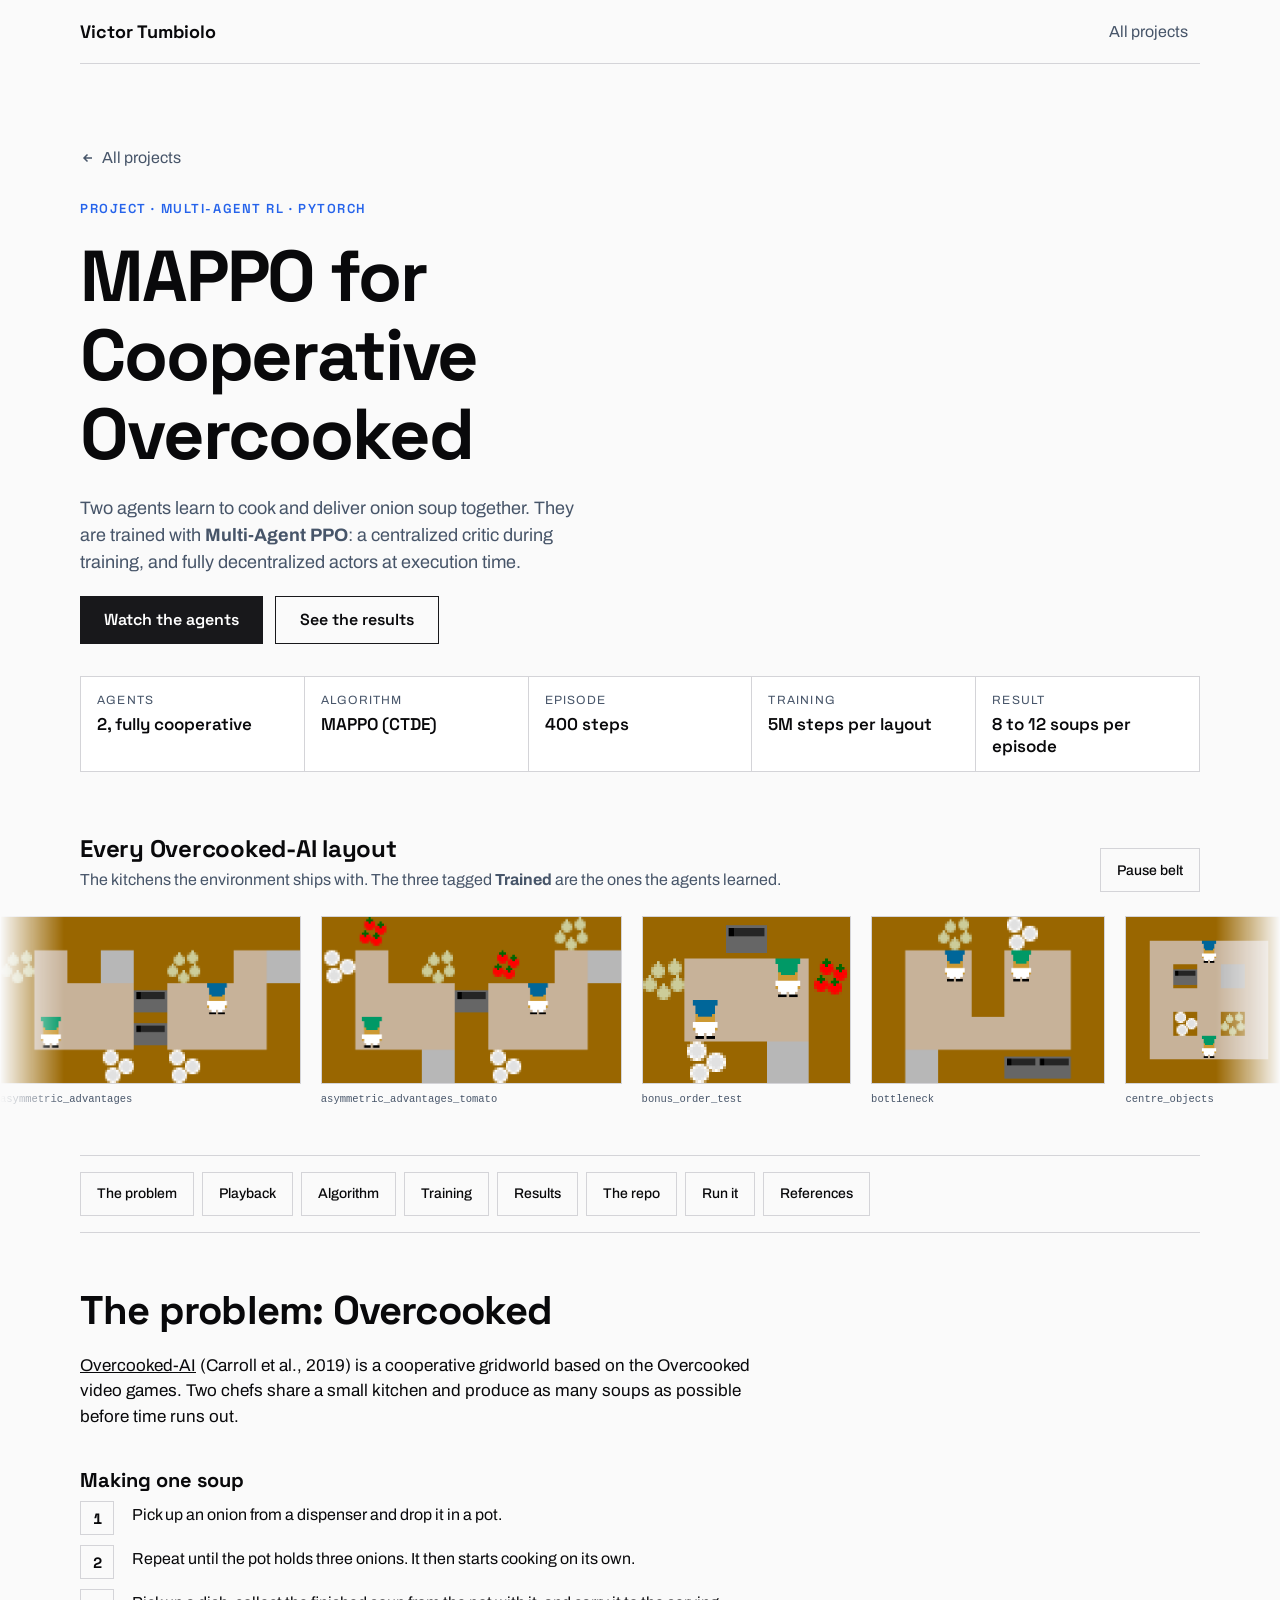
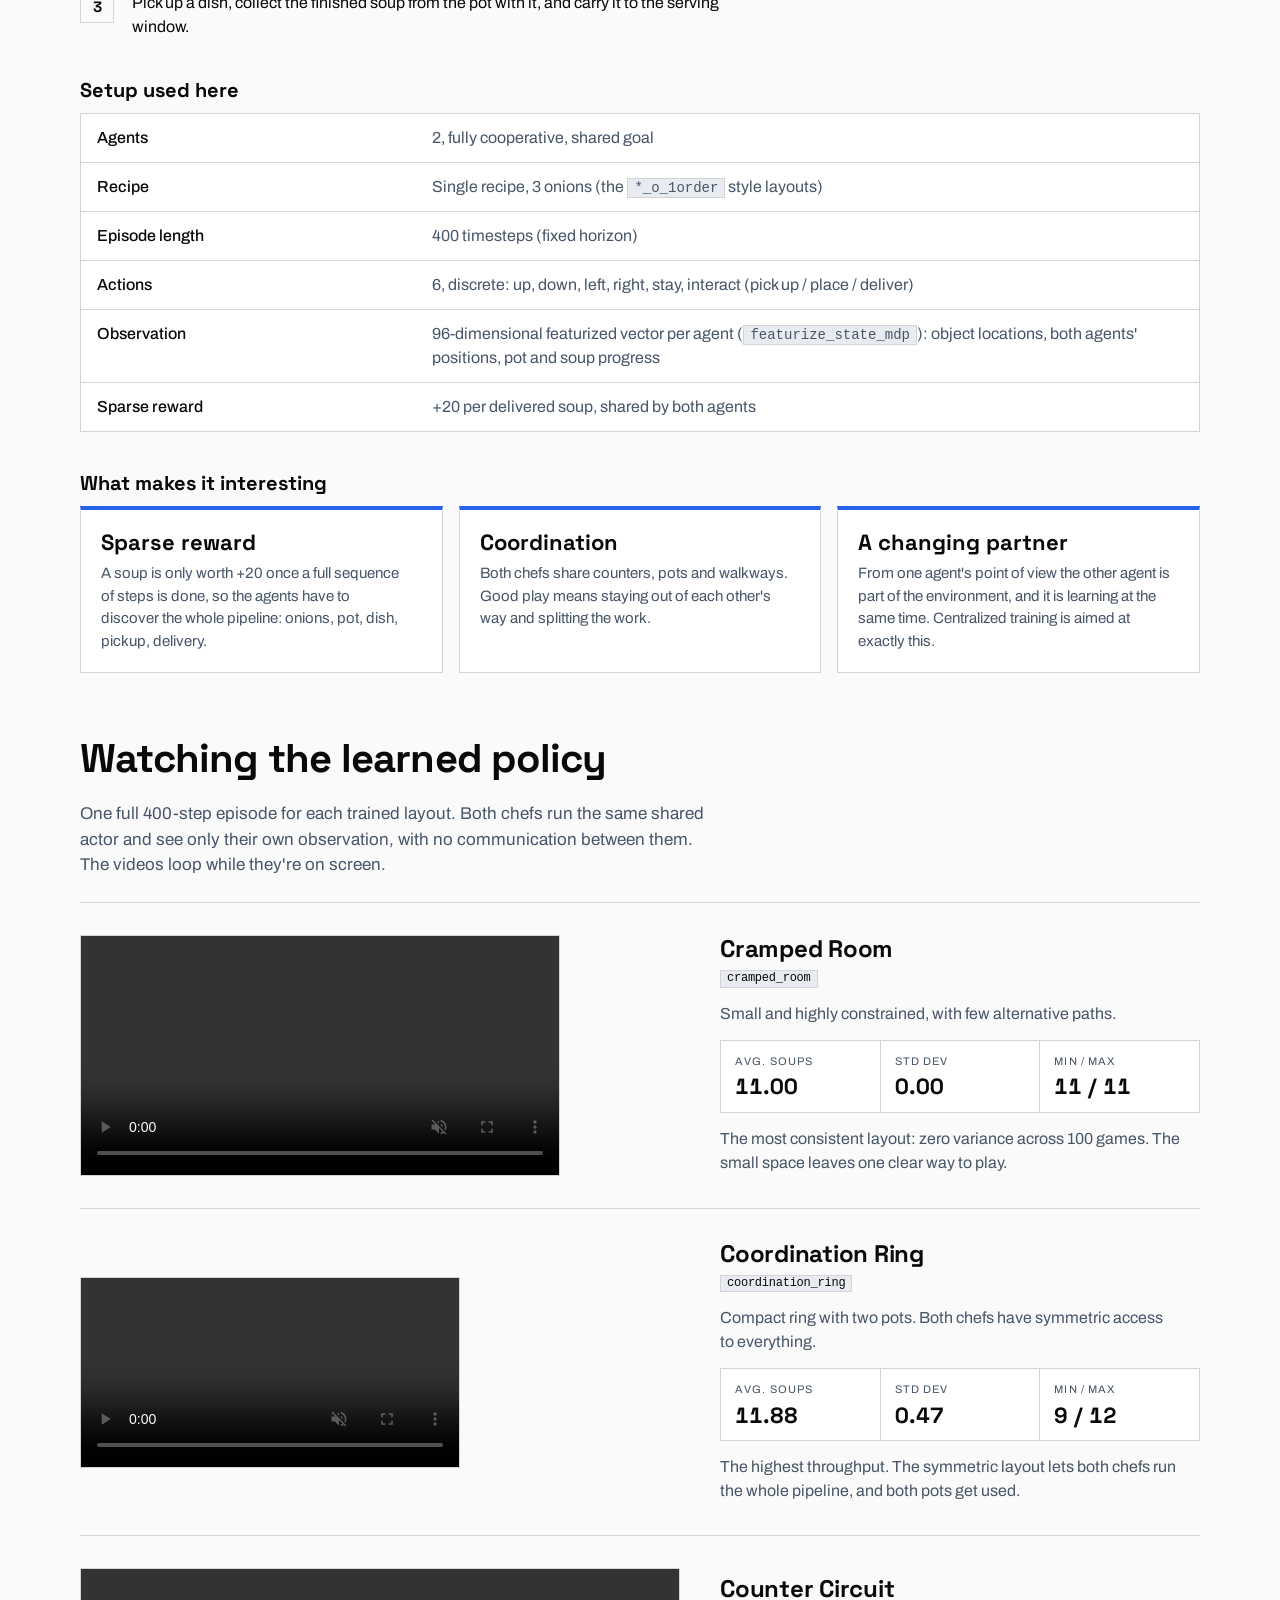
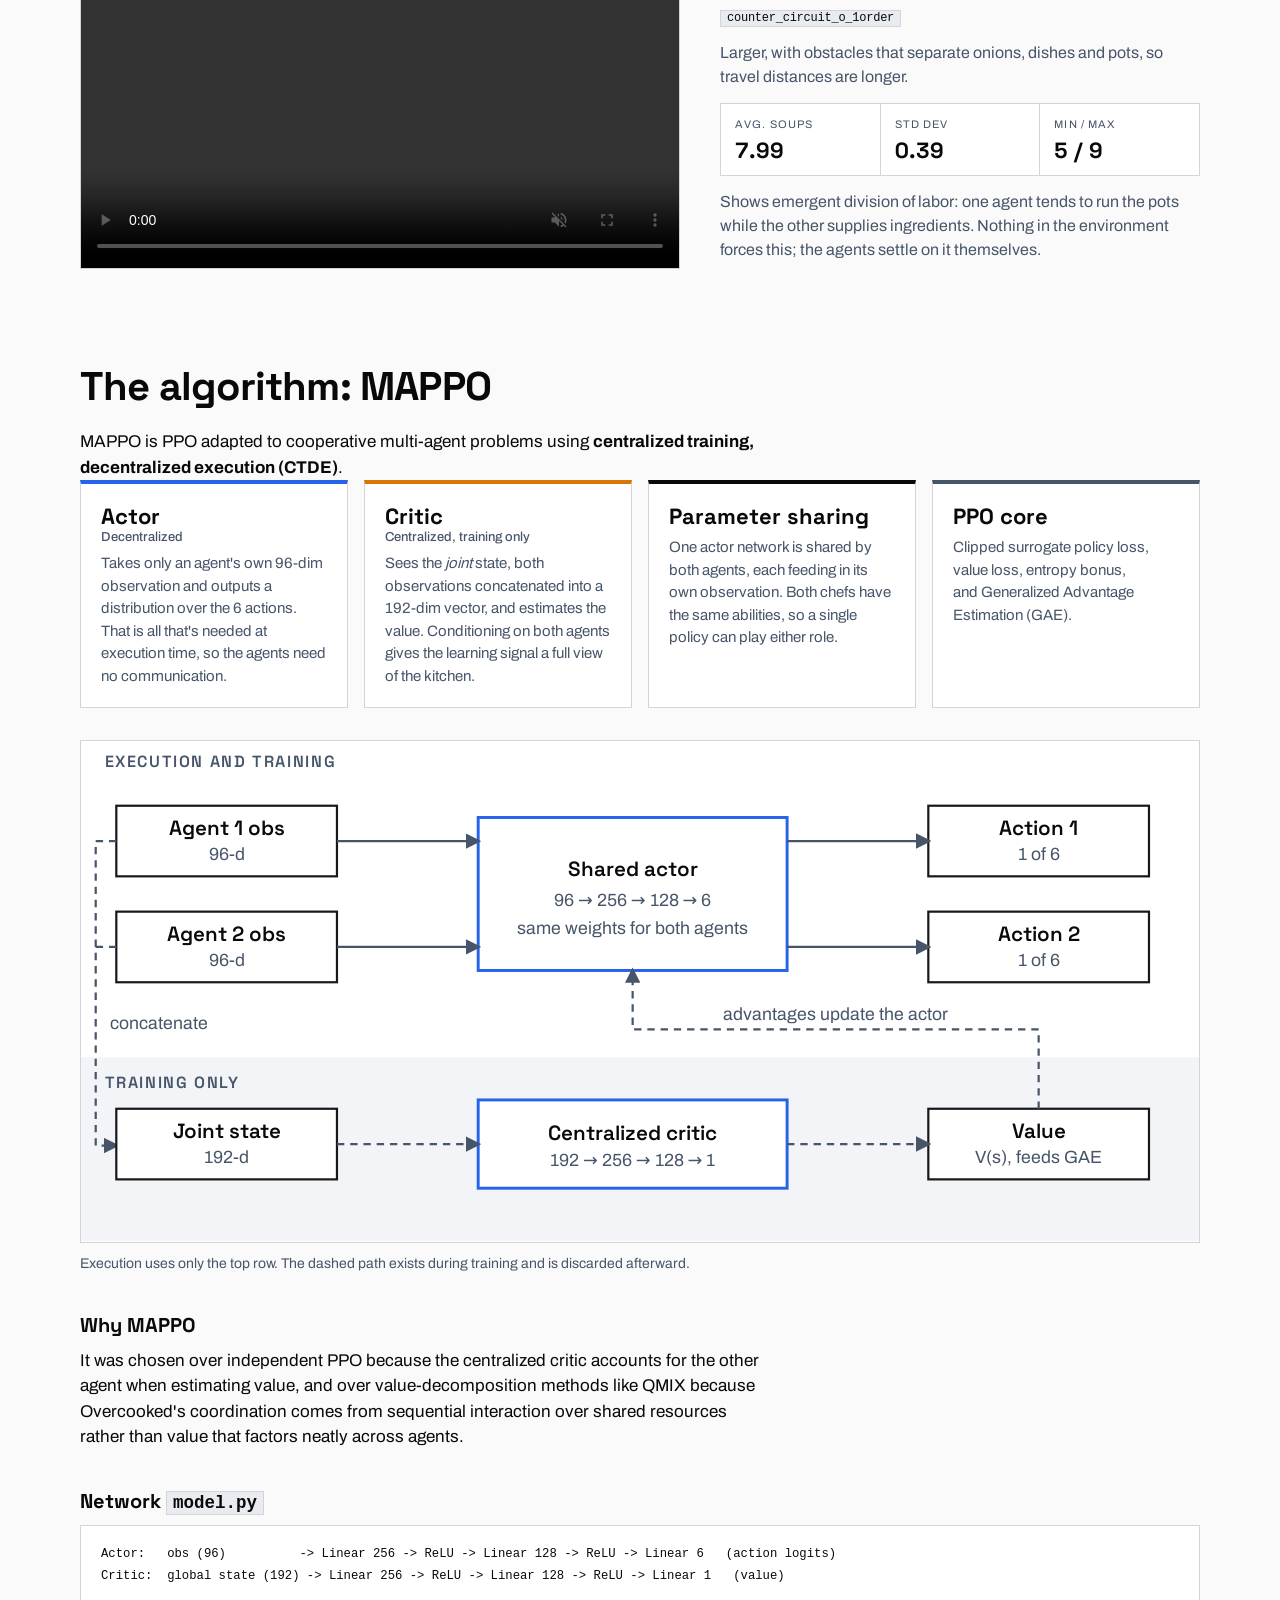
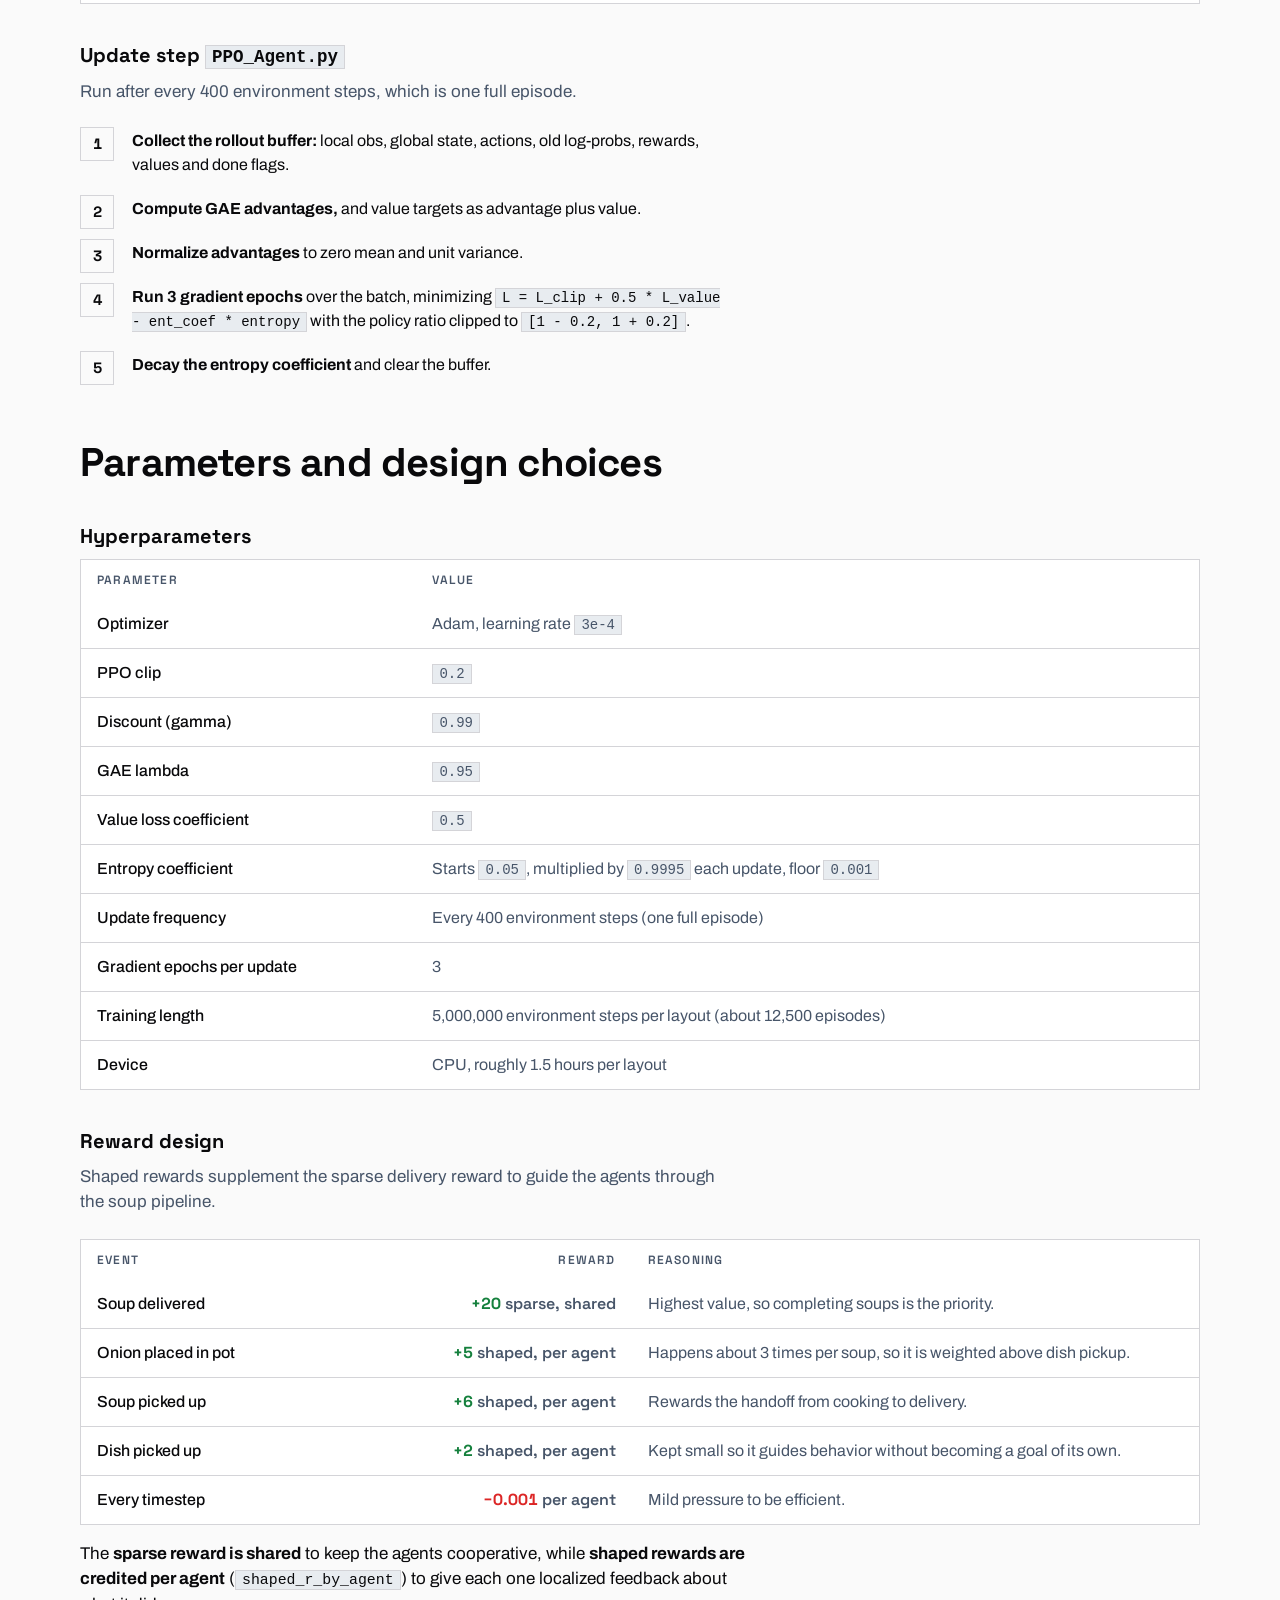
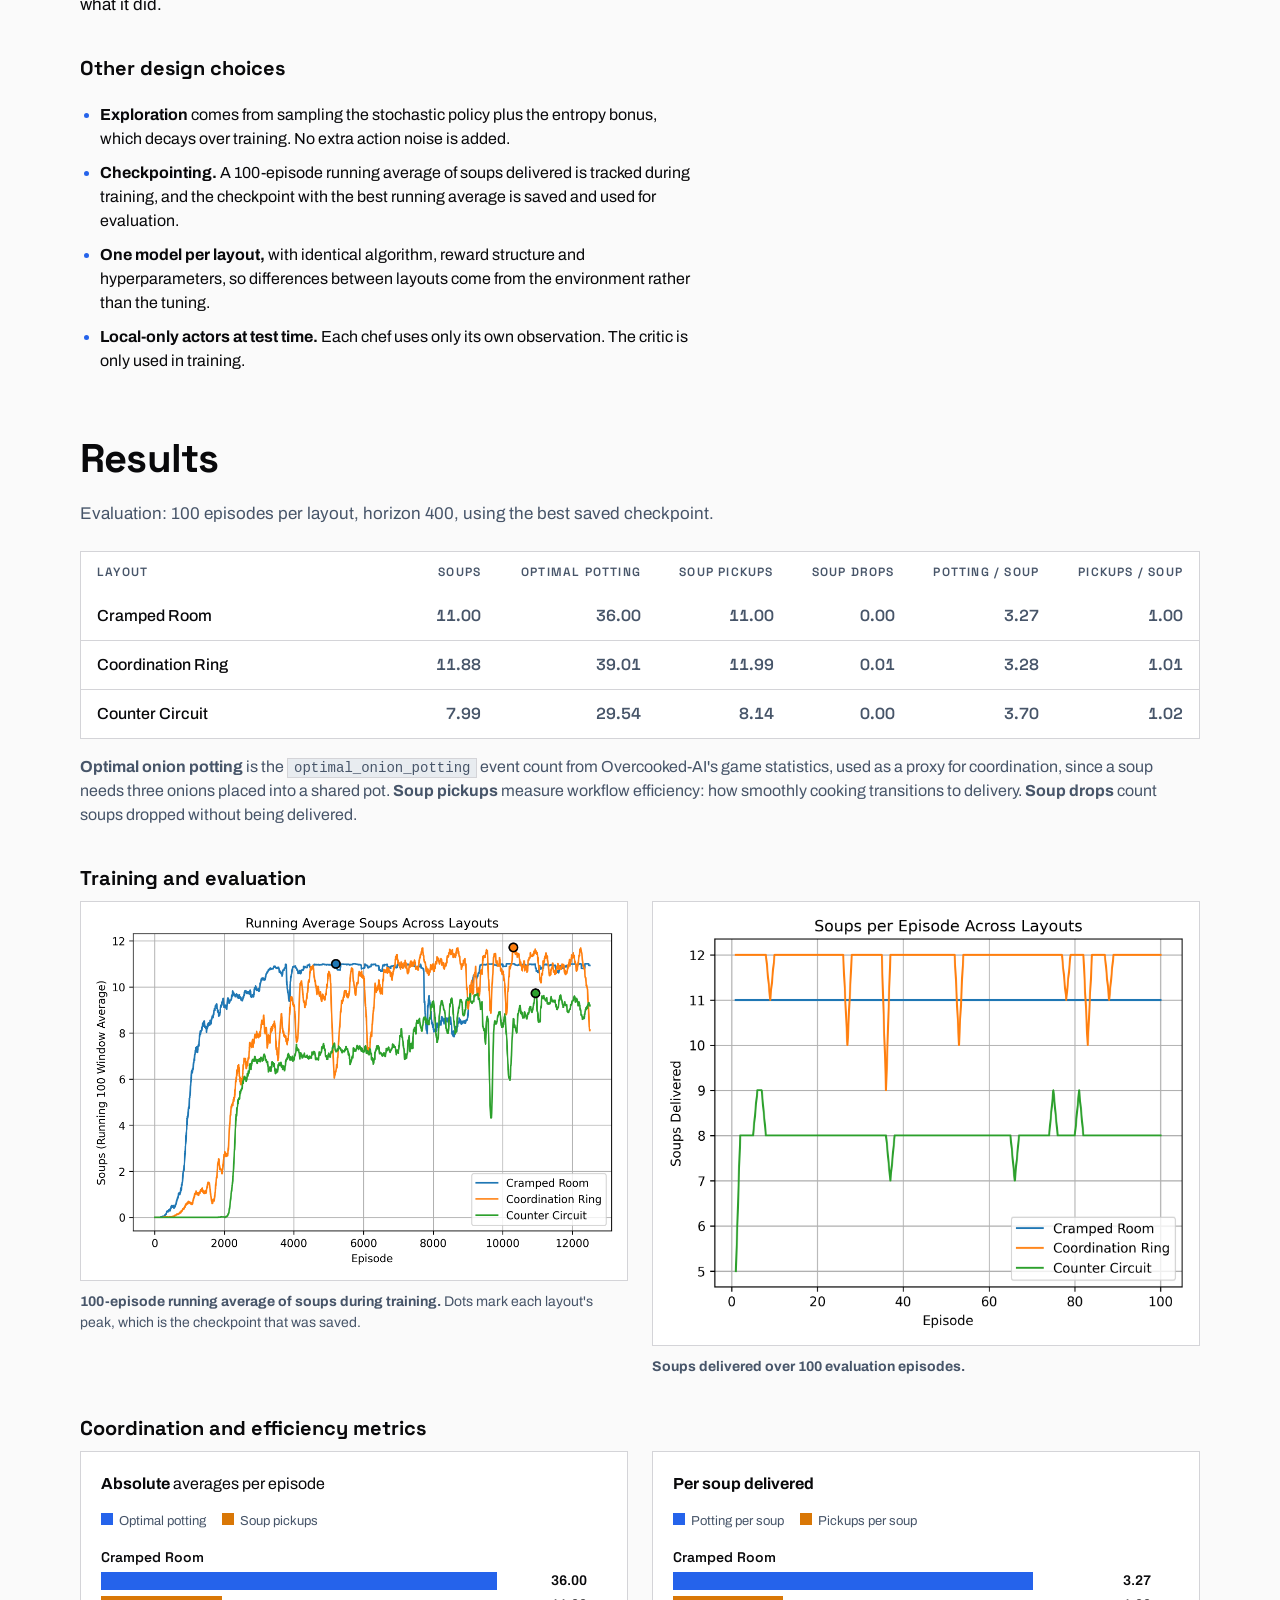
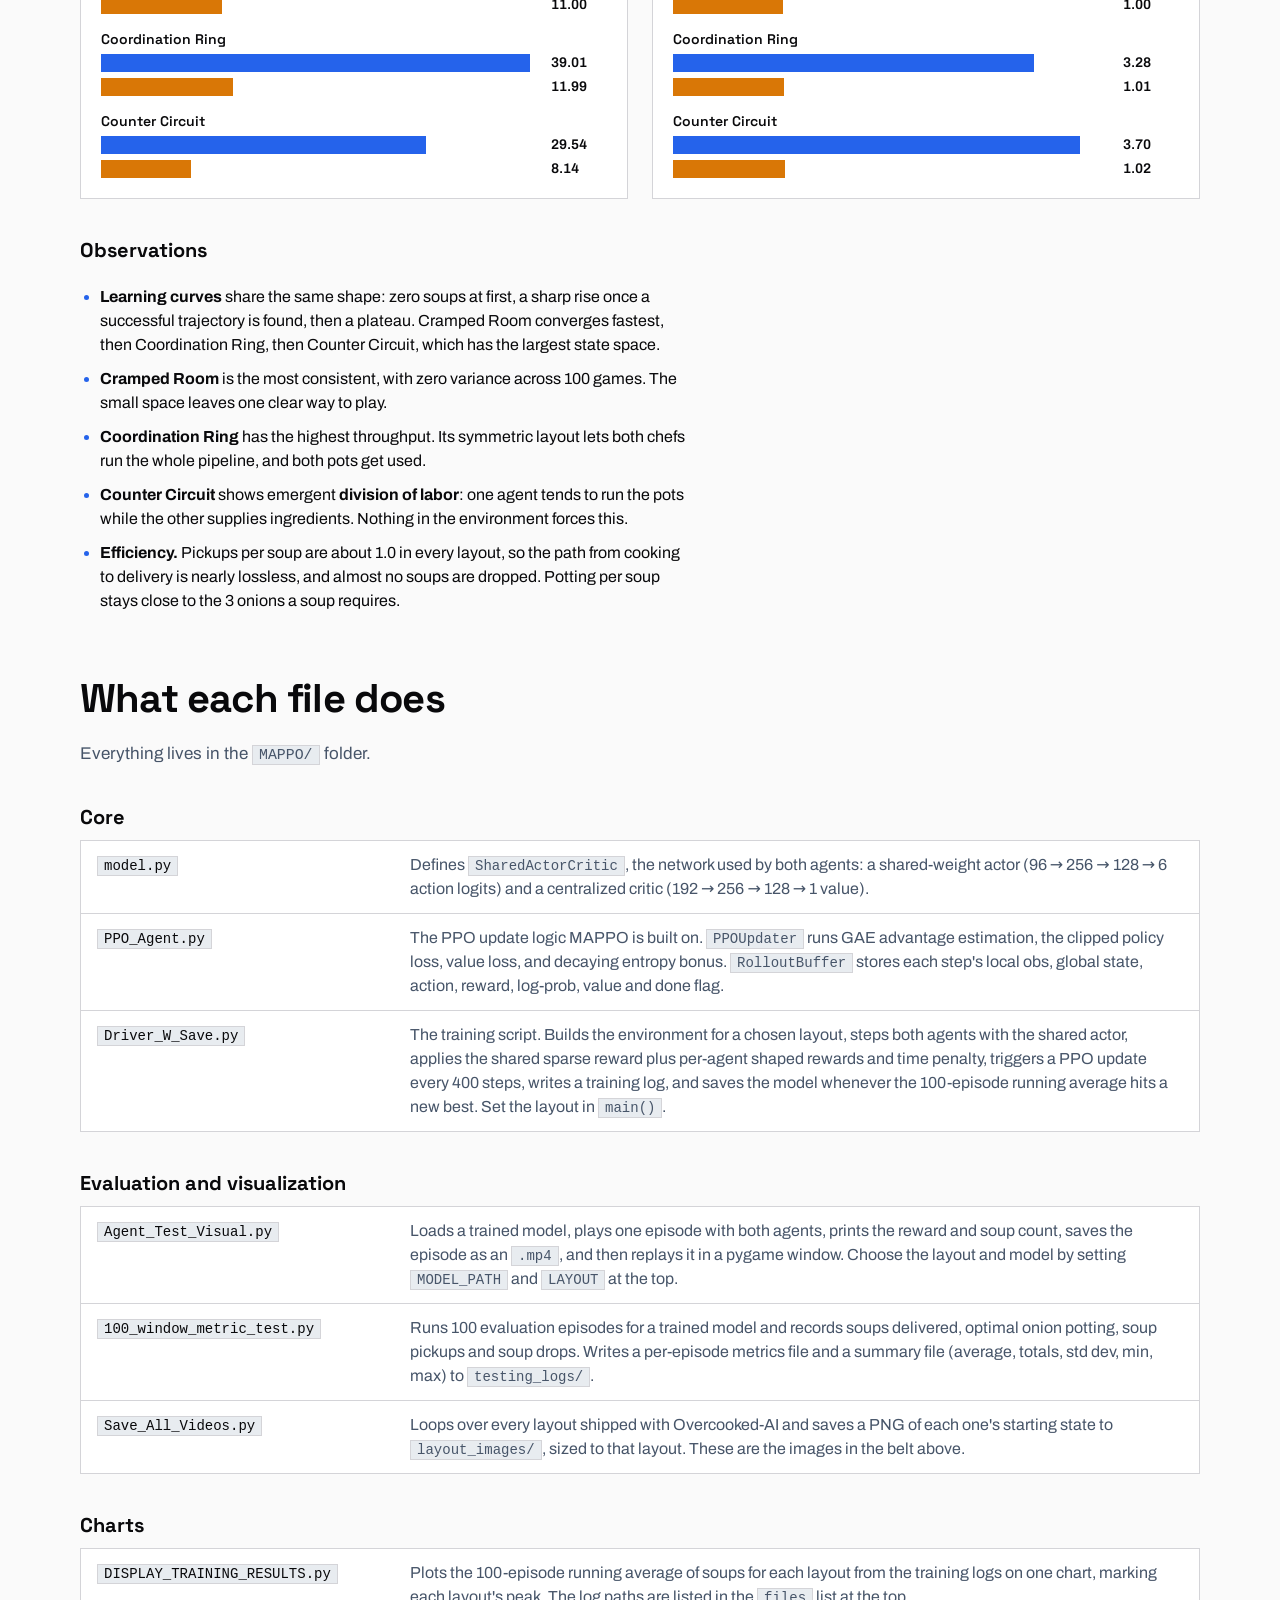
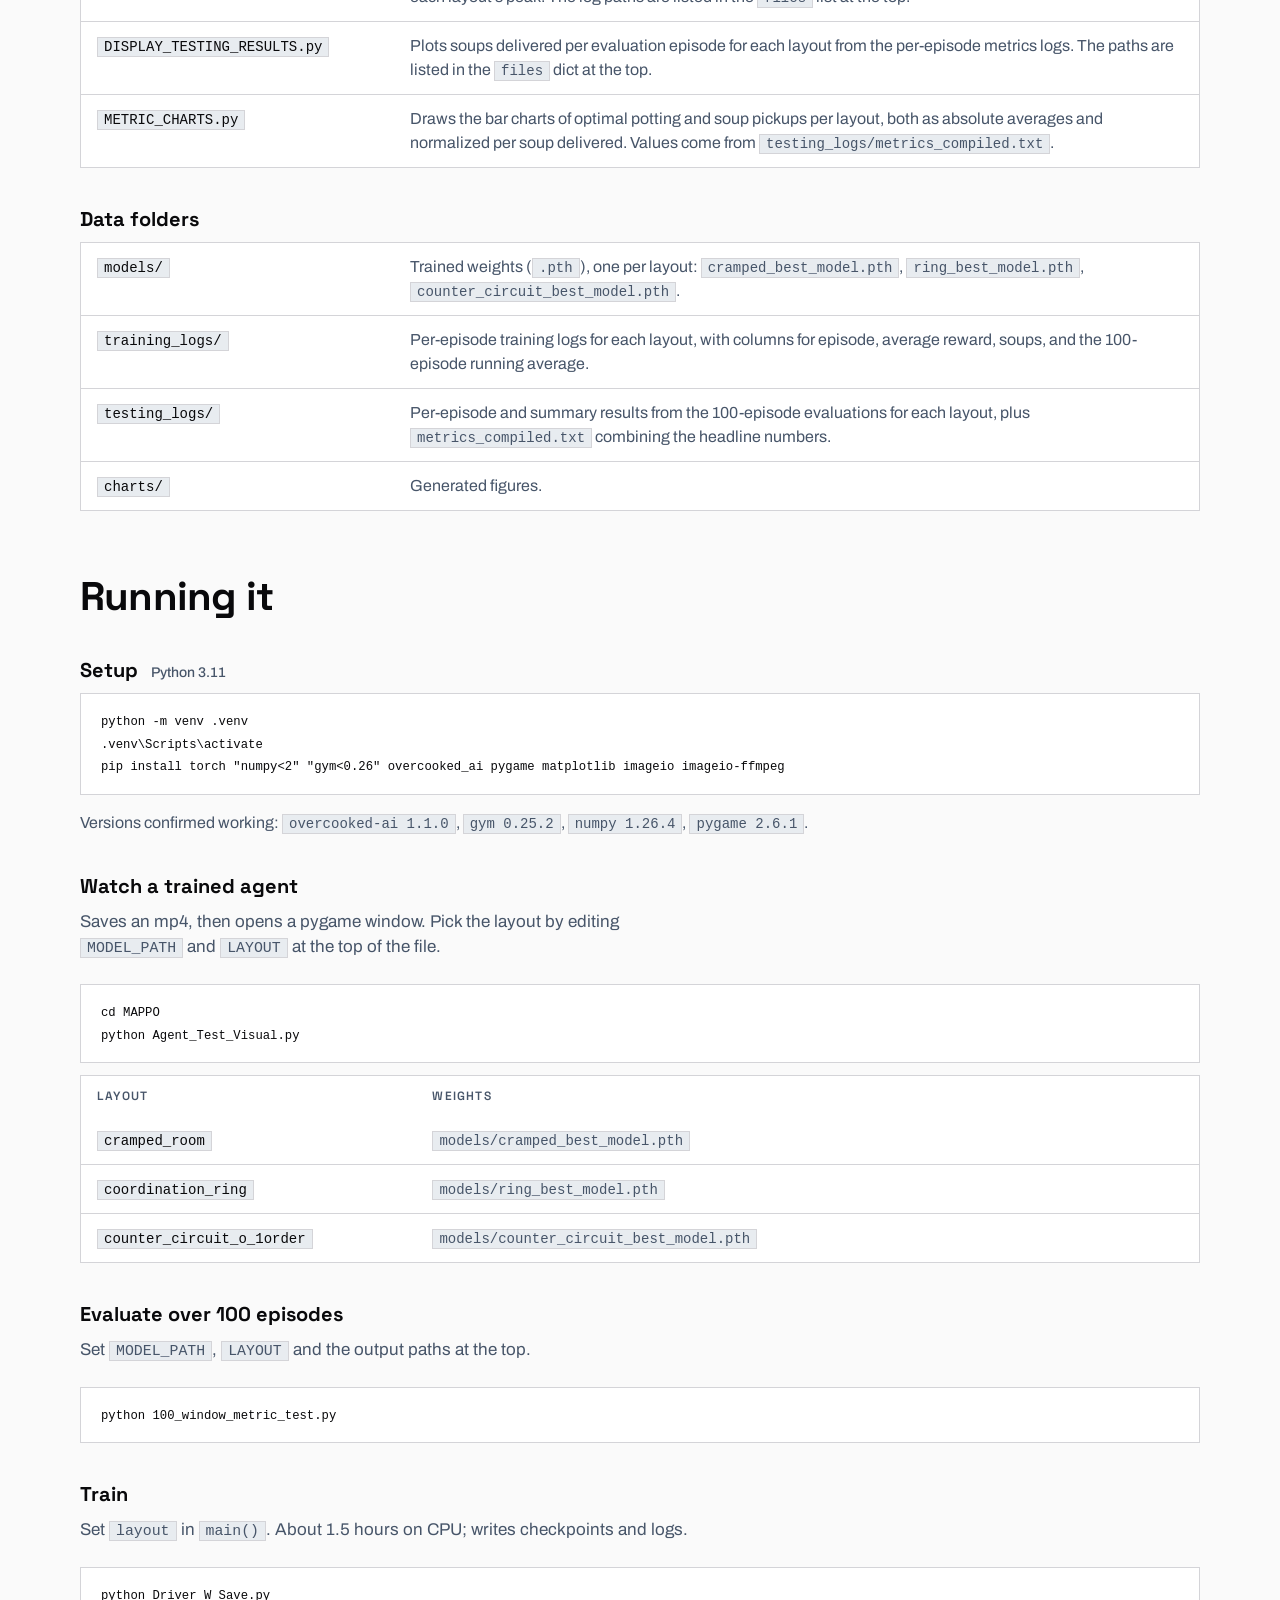
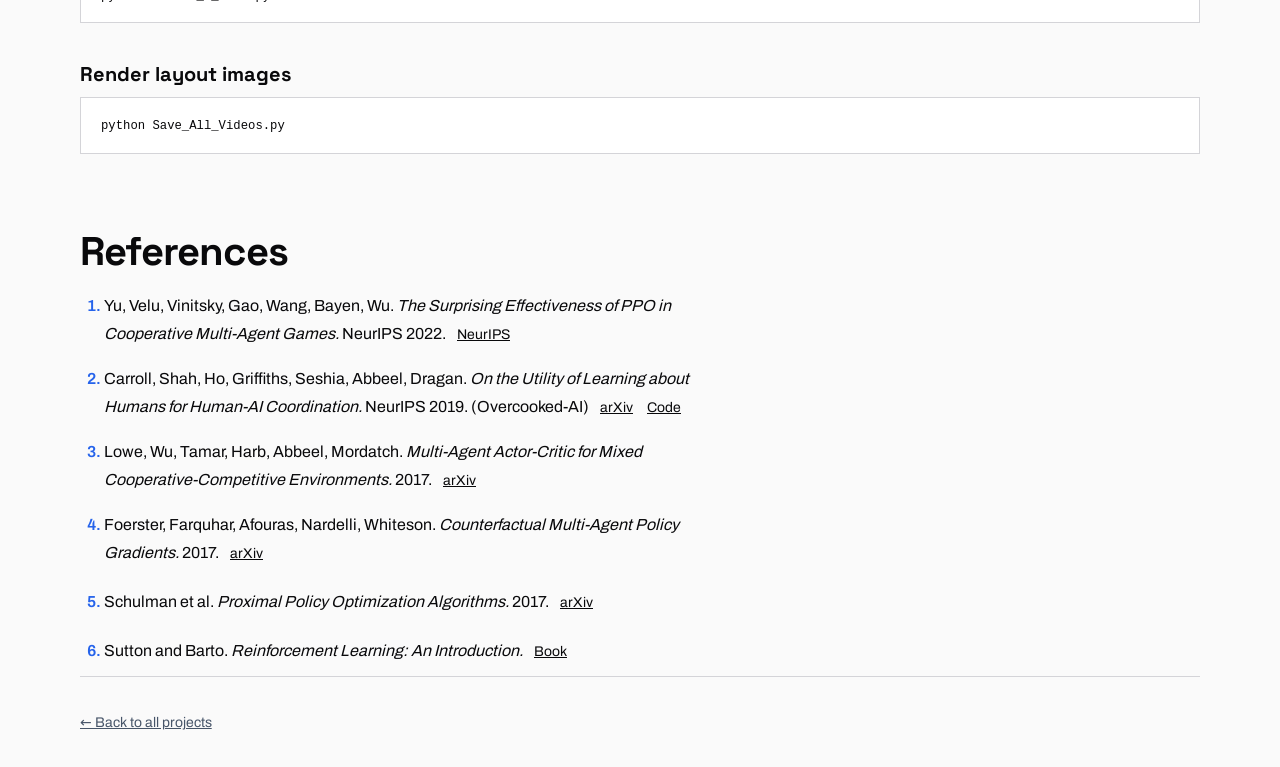
<file: overcooked/index.html>
<!doctype html>
<html lang="en">
  <head>
    <meta charset="UTF-8" />
    <link rel="icon" type="image/svg+xml" href="/favicon.svg" />
    <meta name="viewport" content="width=device-width, initial-scale=1.0" />
    <meta name="color-scheme" content="light dark" />
    <meta
      name="description"
      content="MAPPO for Cooperative Overcooked: two agents learn to cook and deliver onion soup together, trained with Multi-Agent PPO."
    />
    <title>MAPPO for Overcooked</title>
    <script type="module" crossorigin src="/assets/overcooked-t817Swah.js"></script>
    <link rel="modulepreload" crossorigin href="/assets/projects-D6KBgP7A.js">
    <link rel="modulepreload" crossorigin href="/assets/project-page-YFq_ndGV.js">
    <link rel="stylesheet" crossorigin href="/assets/projects-BDO5pT66.css">
  </head>
  <body>
    <a class="skip" href="#problem">Skip to content</a>

    <header class="site-header">
      <a class="brand" href="/" data-profile-name>Home</a>
      <nav aria-label="Primary">
        <a href="/#work">All projects</a>
      </nav>
    </header>

    <main>
      <section class="project-hero" aria-labelledby="page-title">
        <a class="back" href="/#work">
          <svg viewBox="0 0 16 16" width="16" height="16" aria-hidden="true" focusable="false"><path d="M12 8H4M7.5 4.5L4 8l3.5 3.5" fill="none" stroke="currentColor" stroke-width="1.5" /></svg>
          All projects
        </a>
        <p class="eyebrow">Project &middot; Multi-agent RL &middot; PyTorch</p>
        <h1 id="page-title">MAPPO for Cooperative Overcooked</h1>
        <p class="lede">
          Two agents learn to cook and deliver onion soup together. They are trained with
          <strong>Multi-Agent PPO</strong>: a centralized critic during training, and fully decentralized
          actors at execution time.
        </p>
        <div class="actions">
          <a class="button" href="#playback">Watch the agents</a>
          <a class="button secondary" href="#results">See the results</a>
        </div>
        <dl class="facts">
          <div><dt>Agents</dt><dd>2, fully cooperative</dd></div>
          <div><dt>Algorithm</dt><dd>MAPPO (CTDE)</dd></div>
          <div><dt>Episode</dt><dd>400 steps</dd></div>
          <div><dt>Training</dt><dd>5M steps per layout</dd></div>
          <div><dt>Result</dt><dd>8 to 12 soups per episode</dd></div>
        </dl>
      </section>

      <section class="belt-section" aria-labelledby="belt-title">
        <div class="belt-head">
          <div>
            <h2 id="belt-title">Every Overcooked-AI layout</h2>
            <p>The kitchens the environment ships with. The three tagged <b>Trained</b> are the ones the agents learned.</p>
          </div>
          <button class="chip-button" id="belt-toggle" type="button" aria-pressed="false">Pause belt</button>
        </div>
        <div class="belt" id="belt">
          <ul class="belt-track"></ul>
        </div>
      </section>

      <nav class="toc" aria-label="On this page">
        <a href="#problem">The problem</a>
        <a href="#playback">Playback</a>
        <a href="#algorithm">Algorithm</a>
        <a href="#training">Training</a>
        <a href="#results">Results</a>
        <a href="#repo">The repo</a>
        <a href="#run">Run it</a>
        <a href="#references">References</a>
      </nav>

      <section id="problem" class="block" aria-labelledby="problem-title">
        <h2 id="problem-title">The problem: Overcooked</h2>
        <div class="prose">
          <p>
            <a href="https://github.com/HumanCompatibleAI/overcooked_ai" target="_blank" rel="noopener noreferrer">Overcooked-AI</a>
            (Carroll et al., 2019) is a cooperative gridworld based on the Overcooked video games. Two
            chefs share a small kitchen and produce as many soups as possible before time runs out.
          </p>
        </div>

        <h3 class="sub">Making one soup</h3>
        <ol class="steps">
          <li>Pick up an onion from a dispenser and drop it in a pot.</li>
          <li>Repeat until the pot holds three onions. It then starts cooking on its own.</li>
          <li>Pick up a dish, collect the finished soup from the pot with it, and carry it to the serving window.</li>
        </ol>

        <h3 class="sub">Setup used here</h3>
        <div class="table-scroll" tabindex="0" role="region" aria-label="Environment setup table">
          <table class="data-table">
            <tbody>
              <tr><th scope="row">Agents</th><td>2, fully cooperative, shared goal</td></tr>
              <tr><th scope="row">Recipe</th><td>Single recipe, 3 onions (the <code>*_o_1order</code> style layouts)</td></tr>
              <tr><th scope="row">Episode length</th><td>400 timesteps (fixed horizon)</td></tr>
              <tr><th scope="row">Actions</th><td>6, discrete: up, down, left, right, stay, interact (pick up / place / deliver)</td></tr>
              <tr><th scope="row">Observation</th><td>96-dimensional featurized vector per agent (<code>featurize_state_mdp</code>): object locations, both agents' positions, pot and soup progress</td></tr>
              <tr><th scope="row">Sparse reward</th><td>+20 per delivered soup, shared by both agents</td></tr>
            </tbody>
          </table>
        </div>

        <h3 class="sub">What makes it interesting</h3>
        <ul class="ghost-grid">
          <li class="ghost" style="--c: var(--accent)">
            <h3>Sparse reward</h3>
            <p>
              A soup is only worth +20 once a full sequence of steps is done, so the agents have to
              discover the whole pipeline: onions, pot, dish, pickup, delivery.
            </p>
          </li>
          <li class="ghost" style="--c: var(--accent)">
            <h3>Coordination</h3>
            <p>
              Both chefs share counters, pots and walkways. Good play means staying out of each other's way
              and splitting the work.
            </p>
          </li>
          <li class="ghost" style="--c: var(--accent)">
            <h3>A changing partner</h3>
            <p>
              From one agent's point of view the other agent is part of the environment, and it is learning
              at the same time. Centralized training is aimed at exactly this.
            </p>
          </li>
        </ul>
      </section>

      <section id="playback" class="block" aria-labelledby="playback-title">
        <h2 id="playback-title">Watching the learned policy</h2>
        <p class="section-lede">
          One full 400-step episode for each trained layout. Both chefs run the same shared actor and see
          only their own observation, with no communication between them. The videos loop while they're on
          screen.
        </p>

        <article class="playback">
          <video
            data-autoplay
            muted
            loop
            playsinline
            controls
            preload="metadata"
            width="384"
            height="304"
            style="--vw: 480px"
            aria-label="Playback of the trained agents in the Cramped Room layout"
          >
            <source src="/overcooked/playback/cramped_room_playback.mp4" type="video/mp4" />
          </video>
          <div class="playback-text">
            <h3>Cramped Room <code>cramped_room</code></h3>
            <p>Small and highly constrained, with few alternative paths.</p>
            <dl class="stats">
              <div><dt>Avg. soups</dt><dd>11.00</dd></div>
              <div><dt>Std dev</dt><dd>0.00</dd></div>
              <div><dt>Min / max</dt><dd>11 / 11</dd></div>
            </dl>
            <p class="note">The most consistent layout: zero variance across 100 games. The small space leaves one clear way to play.</p>
          </div>
        </article>

        <article class="playback">
          <video
            data-autoplay
            muted
            loop
            playsinline
            controls
            preload="metadata"
            width="384"
            height="384"
            style="--vw: 380px"
            aria-label="Playback of the trained agents in the Coordination Ring layout"
          >
            <source src="/overcooked/playback/coordination_ring_playback.mp4" type="video/mp4" />
          </video>
          <div class="playback-text">
            <h3>Coordination Ring <code>coordination_ring</code></h3>
            <p>Compact ring with two pots. Both chefs have symmetric access to everything.</p>
            <dl class="stats">
              <div><dt>Avg. soups</dt><dd>11.88</dd></div>
              <div><dt>Std dev</dt><dd>0.47</dd></div>
              <div><dt>Min / max</dt><dd>9 / 12</dd></div>
            </dl>
            <p class="note">The highest throughput. The symmetric layout lets both chefs run the whole pipeline, and both pots get used.</p>
          </div>
        </article>

        <article class="playback">
          <video
            data-autoplay
            muted
            loop
            playsinline
            controls
            preload="metadata"
            width="608"
            height="384"
            style="--vw: 600px"
            aria-label="Playback of the trained agents in the Counter Circuit layout"
          >
            <source src="/overcooked/playback/counter_circuit_o_1order_playback.mp4" type="video/mp4" />
          </video>
          <div class="playback-text">
            <h3>Counter Circuit <code>counter_circuit_o_1order</code></h3>
            <p>Larger, with obstacles that separate onions, dishes and pots, so travel distances are longer.</p>
            <dl class="stats">
              <div><dt>Avg. soups</dt><dd>7.99</dd></div>
              <div><dt>Std dev</dt><dd>0.39</dd></div>
              <div><dt>Min / max</dt><dd>5 / 9</dd></div>
            </dl>
            <p class="note">Shows emergent division of labor: one agent tends to run the pots while the other supplies ingredients. Nothing in the environment forces this; the agents settle on it themselves.</p>
          </div>
        </article>
      </section>

      <section id="algorithm" class="block" aria-labelledby="algorithm-title">
        <h2 id="algorithm-title">The algorithm: MAPPO</h2>
        <div class="prose">
          <p>
            MAPPO is PPO adapted to cooperative multi-agent problems using <strong>centralized training,
            decentralized execution (CTDE)</strong>.
          </p>
        </div>

        <ul class="ghost-grid">
          <li class="ghost" style="--c: var(--accent)">
            <h3>Actor <span>Decentralized</span></h3>
            <p>
              Takes only an agent's own 96-dim observation and outputs a distribution over the 6 actions.
              That is all that's needed at execution time, so the agents need no communication.
            </p>
          </li>
          <li class="ghost" style="--c: var(--series-b)">
            <h3>Critic <span>Centralized, training only</span></h3>
            <p>
              Sees the <em>joint</em> state, both observations concatenated into a 192-dim vector, and
              estimates the value. Conditioning on both agents gives the learning signal a full view of
              the kitchen.
            </p>
          </li>
          <li class="ghost" style="--c: var(--fg)">
            <h3>Parameter sharing</h3>
            <p>
              One actor network is shared by both agents, each feeding in its own observation. Both chefs
              have the same abilities, so a single policy can play either role.
            </p>
          </li>
          <li class="ghost" style="--c: var(--muted-fg)">
            <h3>PPO core</h3>
            <p>Clipped surrogate policy loss, value loss, entropy bonus, and Generalized Advantage Estimation (GAE).</p>
          </li>
        </ul>

        <figure class="diagram">
          <div class="diagram-scroll" tabindex="0" role="region" aria-label="MAPPO architecture diagram (scrollable)">
            <svg viewBox="0 0 760 340" width="760" height="340" role="img" aria-labelledby="diagram-title diagram-desc">
              <title id="diagram-title">MAPPO: centralized training, decentralized execution</title>
              <desc id="diagram-desc">
                Each agent's 96-dimensional observation goes into one shared actor, which outputs that
                agent's action. During training only, the two observations are concatenated into a
                192-dimensional joint state that feeds a centralized critic. The critic's value estimates
                become advantages that update the actor.
              </desc>
              <defs>
                <marker id="arrow" viewBox="0 0 10 10" refX="8" refY="5" markerWidth="7" markerHeight="7" orient="auto-start-reverse">
                  <path d="M0 0L10 5L0 10z" class="dg-head" />
                </marker>
              </defs>

              <rect class="dg-band" x="0" y="215" width="760" height="125" />
              <text class="dg-tag" x="16" y="236">TRAINING ONLY</text>
              <text class="dg-tag" x="16" y="18">EXECUTION AND TRAINING</text>

              <g class="dg-box"><rect x="24" y="44" width="150" height="48" /><text x="99" y="64" text-anchor="middle">Agent 1 obs</text><text class="dg-sub" x="99" y="81" text-anchor="middle">96-d</text></g>
              <g class="dg-box"><rect x="24" y="116" width="150" height="48" /><text x="99" y="136" text-anchor="middle">Agent 2 obs</text><text class="dg-sub" x="99" y="153" text-anchor="middle">96-d</text></g>

              <g class="dg-box dg-main"><rect x="270" y="52" width="210" height="104" /><text x="375" y="92" text-anchor="middle">Shared actor</text><text class="dg-sub" x="375" y="112" text-anchor="middle">96 &rarr; 256 &rarr; 128 &rarr; 6</text><text class="dg-sub" x="375" y="131" text-anchor="middle">same weights for both agents</text></g>

              <g class="dg-box"><rect x="576" y="44" width="150" height="48" /><text x="651" y="64" text-anchor="middle">Action 1</text><text class="dg-sub" x="651" y="81" text-anchor="middle">1 of 6</text></g>
              <g class="dg-box"><rect x="576" y="116" width="150" height="48" /><text x="651" y="136" text-anchor="middle">Action 2</text><text class="dg-sub" x="651" y="153" text-anchor="middle">1 of 6</text></g>

              <path class="dg-line" d="M174 68H270" marker-end="url(#arrow)" />
              <path class="dg-line" d="M174 140H270" marker-end="url(#arrow)" />
              <path class="dg-line" d="M480 68H576" marker-end="url(#arrow)" />
              <path class="dg-line" d="M480 140H576" marker-end="url(#arrow)" />

              <path class="dg-line dg-dash" d="M24 68H10V275H24" marker-end="url(#arrow)" />
              <path class="dg-line dg-dash" d="M24 140H10" />
              <text class="dg-sub" x="20" y="196" text-anchor="start">concatenate</text>

              <g class="dg-box"><rect x="24" y="250" width="150" height="48" /><text x="99" y="270" text-anchor="middle">Joint state</text><text class="dg-sub" x="99" y="287" text-anchor="middle">192-d</text></g>
              <g class="dg-box dg-main"><rect x="270" y="244" width="210" height="60" /><text x="375" y="271" text-anchor="middle">Centralized critic</text><text class="dg-sub" x="375" y="289" text-anchor="middle">192 &rarr; 256 &rarr; 128 &rarr; 1</text></g>
              <g class="dg-box"><rect x="576" y="250" width="150" height="48" /><text x="651" y="270" text-anchor="middle">Value</text><text class="dg-sub" x="651" y="287" text-anchor="middle">V(s), feeds GAE</text></g>

              <path class="dg-line dg-dash" d="M174 274H270" marker-end="url(#arrow)" />
              <path class="dg-line dg-dash" d="M480 274H576" marker-end="url(#arrow)" />
              <path class="dg-line dg-dash" d="M651 250V196H375V156" marker-end="url(#arrow)" />
              <text class="dg-sub" x="513" y="190" text-anchor="middle">advantages update the actor</text>
            </svg>
          </div>
          <figcaption>
            Execution uses only the top row. The dashed path exists during training and is discarded afterward.
          </figcaption>
        </figure>

        <h3 class="sub">Why MAPPO</h3>
        <div class="prose">
          <p>
            It was chosen over independent PPO because the centralized critic accounts for the other agent
            when estimating value, and over value-decomposition methods like QMIX because Overcooked's
            coordination comes from sequential interaction over shared resources rather than value that
            factors neatly across agents.
          </p>
        </div>

        <h3 class="sub">Network <code>model.py</code></h3>
        <pre class="codeblock" tabindex="0"><code>Actor:   obs (96)          -&gt; Linear 256 -&gt; ReLU -&gt; Linear 128 -&gt; ReLU -&gt; Linear 6   (action logits)
Critic:  global state (192) -&gt; Linear 256 -&gt; ReLU -&gt; Linear 128 -&gt; ReLU -&gt; Linear 1   (value)</code></pre>

        <h3 class="sub">Update step <code>PPO_Agent.py</code></h3>
        <p class="section-lede">Run after every 400 environment steps, which is one full episode.</p>
        <ol class="steps">
          <li><strong>Collect the rollout buffer:</strong> local obs, global state, actions, old log-probs, rewards, values and done flags.</li>
          <li><strong>Compute GAE advantages,</strong> and value targets as advantage plus value.</li>
          <li><strong>Normalize advantages</strong> to zero mean and unit variance.</li>
          <li>
            <strong>Run 3 gradient epochs</strong> over the batch, minimizing
            <code>L = L_clip + 0.5 * L_value - ent_coef * entropy</code>
            with the policy ratio clipped to <code>[1 - 0.2, 1 + 0.2]</code>.
          </li>
          <li><strong>Decay the entropy coefficient</strong> and clear the buffer.</li>
        </ol>
      </section>

      <section id="training" class="block" aria-labelledby="training-title">
        <h2 id="training-title">Parameters and design choices</h2>

        <h3 class="sub">Hyperparameters</h3>
        <div class="table-scroll" tabindex="0" role="region" aria-label="Hyperparameters table">
          <table class="data-table">
            <thead><tr><th scope="col">Parameter</th><th scope="col">Value</th></tr></thead>
            <tbody>
              <tr><th scope="row">Optimizer</th><td>Adam, learning rate <code>3e-4</code></td></tr>
              <tr><th scope="row">PPO clip</th><td><code>0.2</code></td></tr>
              <tr><th scope="row">Discount (gamma)</th><td><code>0.99</code></td></tr>
              <tr><th scope="row">GAE lambda</th><td><code>0.95</code></td></tr>
              <tr><th scope="row">Value loss coefficient</th><td><code>0.5</code></td></tr>
              <tr><th scope="row">Entropy coefficient</th><td>Starts <code>0.05</code>, multiplied by <code>0.9995</code> each update, floor <code>0.001</code></td></tr>
              <tr><th scope="row">Update frequency</th><td>Every 400 environment steps (one full episode)</td></tr>
              <tr><th scope="row">Gradient epochs per update</th><td>3</td></tr>
              <tr><th scope="row">Training length</th><td>5,000,000 environment steps per layout (about 12,500 episodes)</td></tr>
              <tr><th scope="row">Device</th><td>CPU, roughly 1.5 hours per layout</td></tr>
            </tbody>
          </table>
        </div>

        <h3 class="sub">Reward design</h3>
        <p class="section-lede">
          Shaped rewards supplement the sparse delivery reward to guide the agents through the soup pipeline.
        </p>
        <div class="table-scroll" tabindex="0" role="region" aria-label="Reward design table">
          <table class="data-table">
            <thead><tr><th scope="col">Event</th><th scope="col" class="num">Reward</th><th scope="col">Reasoning</th></tr></thead>
            <tbody>
              <tr><th scope="row">Soup delivered</th><td class="num"><b class="pos">+20</b> sparse, shared</td><td>Highest value, so completing soups is the priority.</td></tr>
              <tr><th scope="row">Onion placed in pot</th><td class="num"><b class="pos">+5</b> shaped, per agent</td><td>Happens about 3 times per soup, so it is weighted above dish pickup.</td></tr>
              <tr><th scope="row">Soup picked up</th><td class="num"><b class="pos">+6</b> shaped, per agent</td><td>Rewards the handoff from cooking to delivery.</td></tr>
              <tr><th scope="row">Dish picked up</th><td class="num"><b class="pos">+2</b> shaped, per agent</td><td>Kept small so it guides behavior without becoming a goal of its own.</td></tr>
              <tr><th scope="row">Every timestep</th><td class="num"><b class="neg">&minus;0.001</b> per agent</td><td>Mild pressure to be efficient.</td></tr>
            </tbody>
          </table>
        </div>
        <div class="prose" style="margin-top: 16px">
          <p>
            The <strong>sparse reward is shared</strong> to keep the agents cooperative, while
            <strong>shaped rewards are credited per agent</strong> (<code>shaped_r_by_agent</code>) to give
            each one localized feedback about what it did.
          </p>
        </div>

        <h3 class="sub">Other design choices</h3>
        <ul class="bullets">
          <li><strong>Exploration</strong> comes from sampling the stochastic policy plus the entropy bonus, which decays over training. No extra action noise is added.</li>
          <li><strong>Checkpointing.</strong> A 100-episode running average of soups delivered is tracked during training, and the checkpoint with the best running average is saved and used for evaluation.</li>
          <li><strong>One model per layout,</strong> with identical algorithm, reward structure and hyperparameters, so differences between layouts come from the environment rather than the tuning.</li>
          <li><strong>Local-only actors at test time.</strong> Each chef uses only its own observation. The critic is only used in training.</li>
        </ul>
      </section>

      <section id="results" class="block" aria-labelledby="results-title">
        <h2 id="results-title">Results</h2>
        <p class="section-lede">
          Evaluation: 100 episodes per layout, horizon 400, using the best saved checkpoint.
        </p>

        <div class="table-scroll" tabindex="0" role="region" aria-label="Evaluation results table">
          <table class="data-table results">
            <thead>
              <tr>
                <th scope="col">Layout</th>
                <th scope="col" class="num">Soups</th>
                <th scope="col" class="num">Optimal potting</th>
                <th scope="col" class="num">Soup pickups</th>
                <th scope="col" class="num">Soup drops</th>
                <th scope="col" class="num">Potting / soup</th>
                <th scope="col" class="num">Pickups / soup</th>
              </tr>
            </thead>
            <tbody>
              <tr><th scope="row">Cramped Room</th><td class="num">11.00</td><td class="num">36.00</td><td class="num">11.00</td><td class="num">0.00</td><td class="num">3.27</td><td class="num">1.00</td></tr>
              <tr><th scope="row">Coordination Ring</th><td class="num">11.88</td><td class="num">39.01</td><td class="num">11.99</td><td class="num">0.01</td><td class="num">3.28</td><td class="num">1.01</td></tr>
              <tr><th scope="row">Counter Circuit</th><td class="num">7.99</td><td class="num">29.54</td><td class="num">8.14</td><td class="num">0.00</td><td class="num">3.70</td><td class="num">1.02</td></tr>
            </tbody>
          </table>
        </div>
        <p class="note">
          <strong>Optimal onion potting</strong> is the <code>optimal_onion_potting</code> event count from
          Overcooked-AI's game statistics, used as a proxy for coordination, since a soup needs three onions
          placed into a shared pot. <strong>Soup pickups</strong> measure workflow efficiency: how smoothly
          cooking transitions to delivery. <strong>Soup drops</strong> count soups dropped without being
          delivered.
        </p>

        <h3 class="sub">Training and evaluation</h3>
        <div class="charts">
          <figure class="chart">
            <div class="paper">
              <img
                src="/overcooked/charts/soup_running_avg.png"
                width="2060"
                height="1407"
                loading="lazy"
                decoding="async"
                alt="Line chart of the 100-episode running average of soups over about 12,500 training episodes. Cramped Room rises first and plateaus near 11, Coordination Ring rises later and fluctuates around 10 to 12, and Counter Circuit starts later still and settles between 7 and 9. A dot marks each layout's peak."
              />
            </div>
            <figcaption>
              <strong>100-episode running average of soups during training.</strong> Dots mark each layout's
              peak, which is the checkpoint that was saved.
            </figcaption>
          </figure>
          <figure class="chart">
            <div class="paper">
              <img
                src="/overcooked/charts/testing_soups_plot.png"
                width="1688"
                height="1361"
                loading="lazy"
                decoding="async"
                alt="Line chart of soups delivered in each of 100 evaluation episodes. Cramped Room is a flat line at 11. Coordination Ring sits at 12 with a few dips to 9 through 11. Counter Circuit sits at 8 with a few dips to 7 and spikes to 9."
              />
            </div>
            <figcaption><strong>Soups delivered over 100 evaluation episodes.</strong></figcaption>
          </figure>
        </div>

        <h3 class="sub">Coordination and efficiency metrics</h3>
        <div class="charts">
          <figure class="barchart">
            <figcaption><strong>Absolute</strong> averages per episode</figcaption>
            <ul class="legend" aria-hidden="true">
              <li><span class="sw potting"></span>Optimal potting</li>
              <li><span class="sw pickup"></span>Soup pickups</li>
            </ul>
            <div class="bar-group">
              <p class="bar-label">Cramped Room</p>
              <div class="bar"><span class="sr">Optimal potting</span><i class="fill potting" style="--v: 90%"></i><b>36.00</b></div>
              <div class="bar"><span class="sr">Soup pickups</span><i class="fill pickup" style="--v: 27.5%"></i><b>11.00</b></div>
            </div>
            <div class="bar-group">
              <p class="bar-label">Coordination Ring</p>
              <div class="bar"><span class="sr">Optimal potting</span><i class="fill potting" style="--v: 97.5%"></i><b>39.01</b></div>
              <div class="bar"><span class="sr">Soup pickups</span><i class="fill pickup" style="--v: 30%"></i><b>11.99</b></div>
            </div>
            <div class="bar-group">
              <p class="bar-label">Counter Circuit</p>
              <div class="bar"><span class="sr">Optimal potting</span><i class="fill potting" style="--v: 73.9%"></i><b>29.54</b></div>
              <div class="bar"><span class="sr">Soup pickups</span><i class="fill pickup" style="--v: 20.4%"></i><b>8.14</b></div>
            </div>
          </figure>
          <figure class="barchart">
            <figcaption><strong>Per soup delivered</strong></figcaption>
            <ul class="legend" aria-hidden="true">
              <li><span class="sw potting"></span>Potting per soup</li>
              <li><span class="sw pickup"></span>Pickups per soup</li>
            </ul>
            <div class="bar-group">
              <p class="bar-label">Cramped Room</p>
              <div class="bar"><span class="sr">Potting per soup</span><i class="fill potting" style="--v: 81.8%"></i><b>3.27</b></div>
              <div class="bar"><span class="sr">Pickups per soup</span><i class="fill pickup" style="--v: 25%"></i><b>1.00</b></div>
            </div>
            <div class="bar-group">
              <p class="bar-label">Coordination Ring</p>
              <div class="bar"><span class="sr">Potting per soup</span><i class="fill potting" style="--v: 82%"></i><b>3.28</b></div>
              <div class="bar"><span class="sr">Pickups per soup</span><i class="fill pickup" style="--v: 25.3%"></i><b>1.01</b></div>
            </div>
            <div class="bar-group">
              <p class="bar-label">Counter Circuit</p>
              <div class="bar"><span class="sr">Potting per soup</span><i class="fill potting" style="--v: 92.5%"></i><b>3.70</b></div>
              <div class="bar"><span class="sr">Pickups per soup</span><i class="fill pickup" style="--v: 25.5%"></i><b>1.02</b></div>
            </div>
          </figure>
        </div>

        <h3 class="sub">Observations</h3>
        <ul class="bullets">
          <li>
            <strong>Learning curves</strong> share the same shape: zero soups at first, a sharp rise once a
            successful trajectory is found, then a plateau. Cramped Room converges fastest, then
            Coordination Ring, then Counter Circuit, which has the largest state space.
          </li>
          <li><strong>Cramped Room</strong> is the most consistent, with zero variance across 100 games. The small space leaves one clear way to play.</li>
          <li><strong>Coordination Ring</strong> has the highest throughput. Its symmetric layout lets both chefs run the whole pipeline, and both pots get used.</li>
          <li><strong>Counter Circuit</strong> shows emergent <strong>division of labor</strong>: one agent tends to run the pots while the other supplies ingredients. Nothing in the environment forces this.</li>
          <li><strong>Efficiency.</strong> Pickups per soup are about 1.0 in every layout, so the path from cooking to delivery is nearly lossless, and almost no soups are dropped. Potting per soup stays close to the 3 onions a soup requires.</li>
        </ul>
      </section>

      <section id="repo" class="block" aria-labelledby="repo-title">
        <h2 id="repo-title">What each file does</h2>
        <p class="section-lede">Everything lives in the <code>MAPPO/</code> folder.</p>

        <h3 class="sub">Core</h3>
        <div class="table-scroll" tabindex="0" role="region" aria-label="Core files table">
          <table class="data-table files">
            <tbody>
              <tr><th scope="row"><code>model.py</code></th><td>Defines <code>SharedActorCritic</code>, the network used by both agents: a shared-weight actor (96 &rarr; 256 &rarr; 128 &rarr; 6 action logits) and a centralized critic (192 &rarr; 256 &rarr; 128 &rarr; 1 value).</td></tr>
              <tr><th scope="row"><code>PPO_Agent.py</code></th><td>The PPO update logic MAPPO is built on. <code>PPOUpdater</code> runs GAE advantage estimation, the clipped policy loss, value loss, and decaying entropy bonus. <code>RolloutBuffer</code> stores each step's local obs, global state, action, reward, log-prob, value and done flag.</td></tr>
              <tr><th scope="row"><code>Driver_W_Save.py</code></th><td>The training script. Builds the environment for a chosen layout, steps both agents with the shared actor, applies the shared sparse reward plus per-agent shaped rewards and time penalty, triggers a PPO update every 400 steps, writes a training log, and saves the model whenever the 100-episode running average hits a new best. Set the layout in <code>main()</code>.</td></tr>
            </tbody>
          </table>
        </div>

        <h3 class="sub">Evaluation and visualization</h3>
        <div class="table-scroll" tabindex="0" role="region" aria-label="Evaluation and visualization files table">
          <table class="data-table files">
            <tbody>
              <tr><th scope="row"><code>Agent_Test_Visual.py</code></th><td>Loads a trained model, plays one episode with both agents, prints the reward and soup count, saves the episode as an <code>.mp4</code>, and then replays it in a pygame window. Choose the layout and model by setting <code>MODEL_PATH</code> and <code>LAYOUT</code> at the top.</td></tr>
              <tr><th scope="row"><code>100_window_metric_test.py</code></th><td>Runs 100 evaluation episodes for a trained model and records soups delivered, optimal onion potting, soup pickups and soup drops. Writes a per-episode metrics file and a summary file (average, totals, std dev, min, max) to <code>testing_logs/</code>.</td></tr>
              <tr><th scope="row"><code>Save_All_Videos.py</code></th><td>Loops over every layout shipped with Overcooked-AI and saves a PNG of each one's starting state to <code>layout_images/</code>, sized to that layout. These are the images in the belt above.</td></tr>
            </tbody>
          </table>
        </div>

        <h3 class="sub">Charts</h3>
        <div class="table-scroll" tabindex="0" role="region" aria-label="Chart scripts table">
          <table class="data-table files">
            <tbody>
              <tr><th scope="row"><code>DISPLAY_TRAINING_RESULTS.py</code></th><td>Plots the 100-episode running average of soups for each layout from the training logs on one chart, marking each layout's peak. The log paths are listed in the <code>files</code> list at the top.</td></tr>
              <tr><th scope="row"><code>DISPLAY_TESTING_RESULTS.py</code></th><td>Plots soups delivered per evaluation episode for each layout from the per-episode metrics logs. The paths are listed in the <code>files</code> dict at the top.</td></tr>
              <tr><th scope="row"><code>METRIC_CHARTS.py</code></th><td>Draws the bar charts of optimal potting and soup pickups per layout, both as absolute averages and normalized per soup delivered. Values come from <code>testing_logs/metrics_compiled.txt</code>.</td></tr>
            </tbody>
          </table>
        </div>

        <h3 class="sub">Data folders</h3>
        <div class="table-scroll" tabindex="0" role="region" aria-label="Data folders table">
          <table class="data-table files">
            <tbody>
              <tr><th scope="row"><code>models/</code></th><td>Trained weights (<code>.pth</code>), one per layout: <code>cramped_best_model.pth</code>, <code>ring_best_model.pth</code>, <code>counter_circuit_best_model.pth</code>.</td></tr>
              <tr><th scope="row"><code>training_logs/</code></th><td>Per-episode training logs for each layout, with columns for episode, average reward, soups, and the 100-episode running average.</td></tr>
              <tr><th scope="row"><code>testing_logs/</code></th><td>Per-episode and summary results from the 100-episode evaluations for each layout, plus <code>metrics_compiled.txt</code> combining the headline numbers.</td></tr>
              <tr><th scope="row"><code>charts/</code></th><td>Generated figures.</td></tr>
            </tbody>
          </table>
        </div>
      </section>

      <section id="run" class="block" aria-labelledby="run-title">
        <h2 id="run-title">Running it</h2>

        <h3 class="sub">Setup <span class="aside">Python 3.11</span></h3>
        <pre class="codeblock" tabindex="0"><code>python -m venv .venv
.venv\Scripts\activate
pip install torch "numpy&lt;2" "gym&lt;0.26" overcooked_ai pygame matplotlib imageio imageio-ffmpeg</code></pre>
        <p class="note">Versions confirmed working: <code>overcooked-ai 1.1.0</code>, <code>gym 0.25.2</code>, <code>numpy 1.26.4</code>, <code>pygame 2.6.1</code>.</p>

        <h3 class="sub">Watch a trained agent</h3>
        <p class="section-lede">
          Saves an mp4, then opens a pygame window. Pick the layout by editing <code>MODEL_PATH</code> and
          <code>LAYOUT</code> at the top of the file.
        </p>
        <pre class="codeblock" tabindex="0"><code>cd MAPPO
python Agent_Test_Visual.py</code></pre>
        <div class="table-scroll" tabindex="0" role="region" aria-label="Layouts and weights table">
          <table class="data-table">
            <thead><tr><th scope="col">Layout</th><th scope="col">Weights</th></tr></thead>
            <tbody>
              <tr><th scope="row"><code>cramped_room</code></th><td><code>models/cramped_best_model.pth</code></td></tr>
              <tr><th scope="row"><code>coordination_ring</code></th><td><code>models/ring_best_model.pth</code></td></tr>
              <tr><th scope="row"><code>counter_circuit_o_1order</code></th><td><code>models/counter_circuit_best_model.pth</code></td></tr>
            </tbody>
          </table>
        </div>

        <h3 class="sub">Evaluate over 100 episodes</h3>
        <p class="section-lede">Set <code>MODEL_PATH</code>, <code>LAYOUT</code> and the output paths at the top.</p>
        <pre class="codeblock" tabindex="0"><code>python 100_window_metric_test.py</code></pre>

        <h3 class="sub">Train</h3>
        <p class="section-lede">Set <code>layout</code> in <code>main()</code>. About 1.5 hours on CPU; writes checkpoints and logs.</p>
        <pre class="codeblock" tabindex="0"><code>python Driver_W_Save.py</code></pre>

        <h3 class="sub">Render layout images</h3>
        <pre class="codeblock" tabindex="0"><code>python Save_All_Videos.py</code></pre>
      </section>

      <section id="references" class="block" aria-labelledby="references-title">
        <h2 id="references-title">References</h2>
        <ol class="refs">
          <li>
            Yu, Velu, Vinitsky, Gao, Wang, Bayen, Wu.
            <cite>The Surprising Effectiveness of PPO in Cooperative Multi-Agent Games.</cite> NeurIPS 2022.
            <span class="ref-links"><a href="https://proceedings.neurips.cc/paper_files/paper/2022/hash/9c1535a02f0ce079433344e14d910597-Abstract-Datasets_and_Benchmarks.html" target="_blank" rel="noopener noreferrer">NeurIPS</a></span>
          </li>
          <li>
            Carroll, Shah, Ho, Griffiths, Seshia, Abbeel, Dragan.
            <cite>On the Utility of Learning about Humans for Human-AI Coordination.</cite> NeurIPS 2019.
            (Overcooked-AI)
            <span class="ref-links">
              <a href="https://arxiv.org/abs/1910.05789" target="_blank" rel="noopener noreferrer">arXiv</a>
              <a href="https://github.com/HumanCompatibleAI/overcooked_ai" target="_blank" rel="noopener noreferrer">Code</a>
            </span>
          </li>
          <li>
            Lowe, Wu, Tamar, Harb, Abbeel, Mordatch.
            <cite>Multi-Agent Actor-Critic for Mixed Cooperative-Competitive Environments.</cite> 2017.
            <span class="ref-links"><a href="https://arxiv.org/abs/1706.02275" target="_blank" rel="noopener noreferrer">arXiv</a></span>
          </li>
          <li>
            Foerster, Farquhar, Afouras, Nardelli, Whiteson.
            <cite>Counterfactual Multi-Agent Policy Gradients.</cite> 2017.
            <span class="ref-links"><a href="https://arxiv.org/abs/1705.08926" target="_blank" rel="noopener noreferrer">arXiv</a></span>
          </li>
          <li>
            Schulman et al. <cite>Proximal Policy Optimization Algorithms.</cite> 2017.
            <span class="ref-links"><a href="https://arxiv.org/abs/1707.06347" target="_blank" rel="noopener noreferrer">arXiv</a></span>
          </li>
          <li>
            Sutton and Barto. <cite>Reinforcement Learning: An Introduction.</cite>
            <span class="ref-links"><a href="http://incompleteideas.net/book/the-book-2nd.html" target="_blank" rel="noopener noreferrer">Book</a></span>
          </li>
        </ol>
      </section>
    </main>

    <footer class="site-footer">
      <a href="/#work">&larr; Back to all projects</a>
    </footer>

  </body>
</html>
</file>
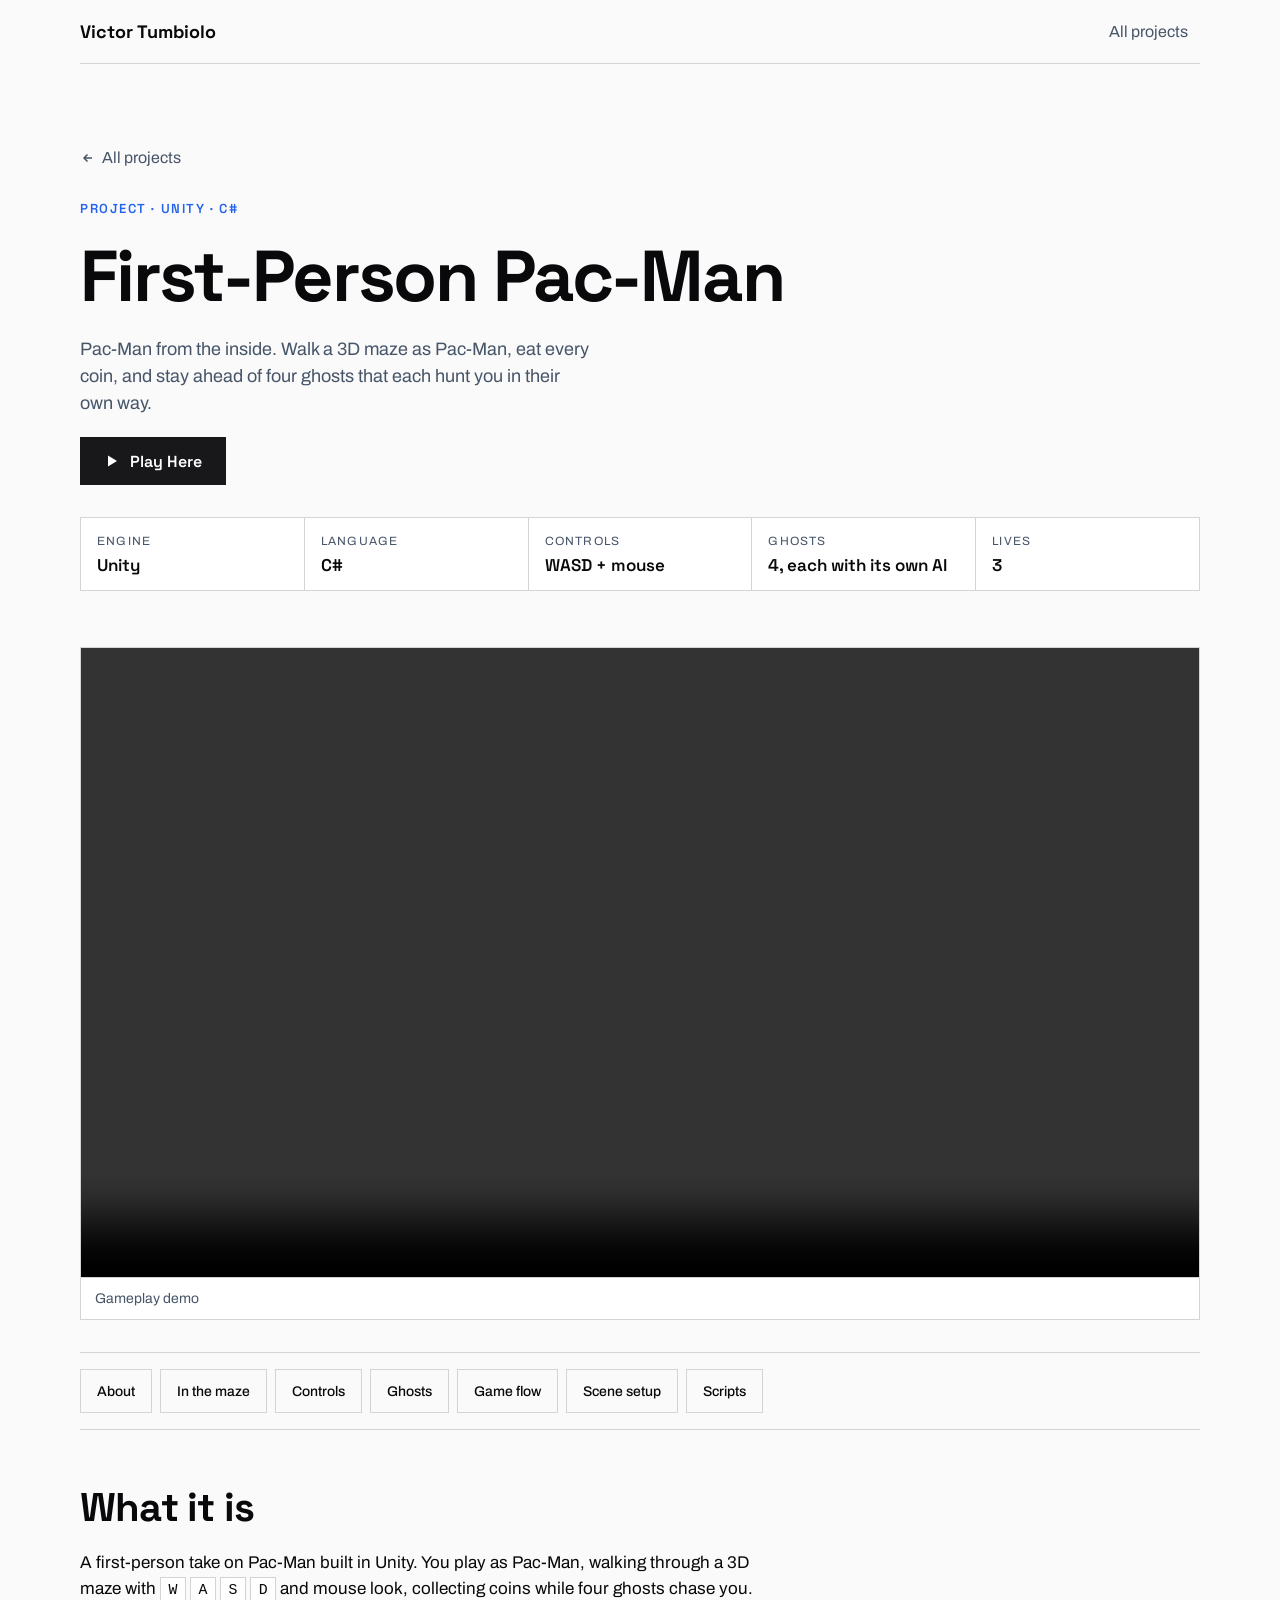
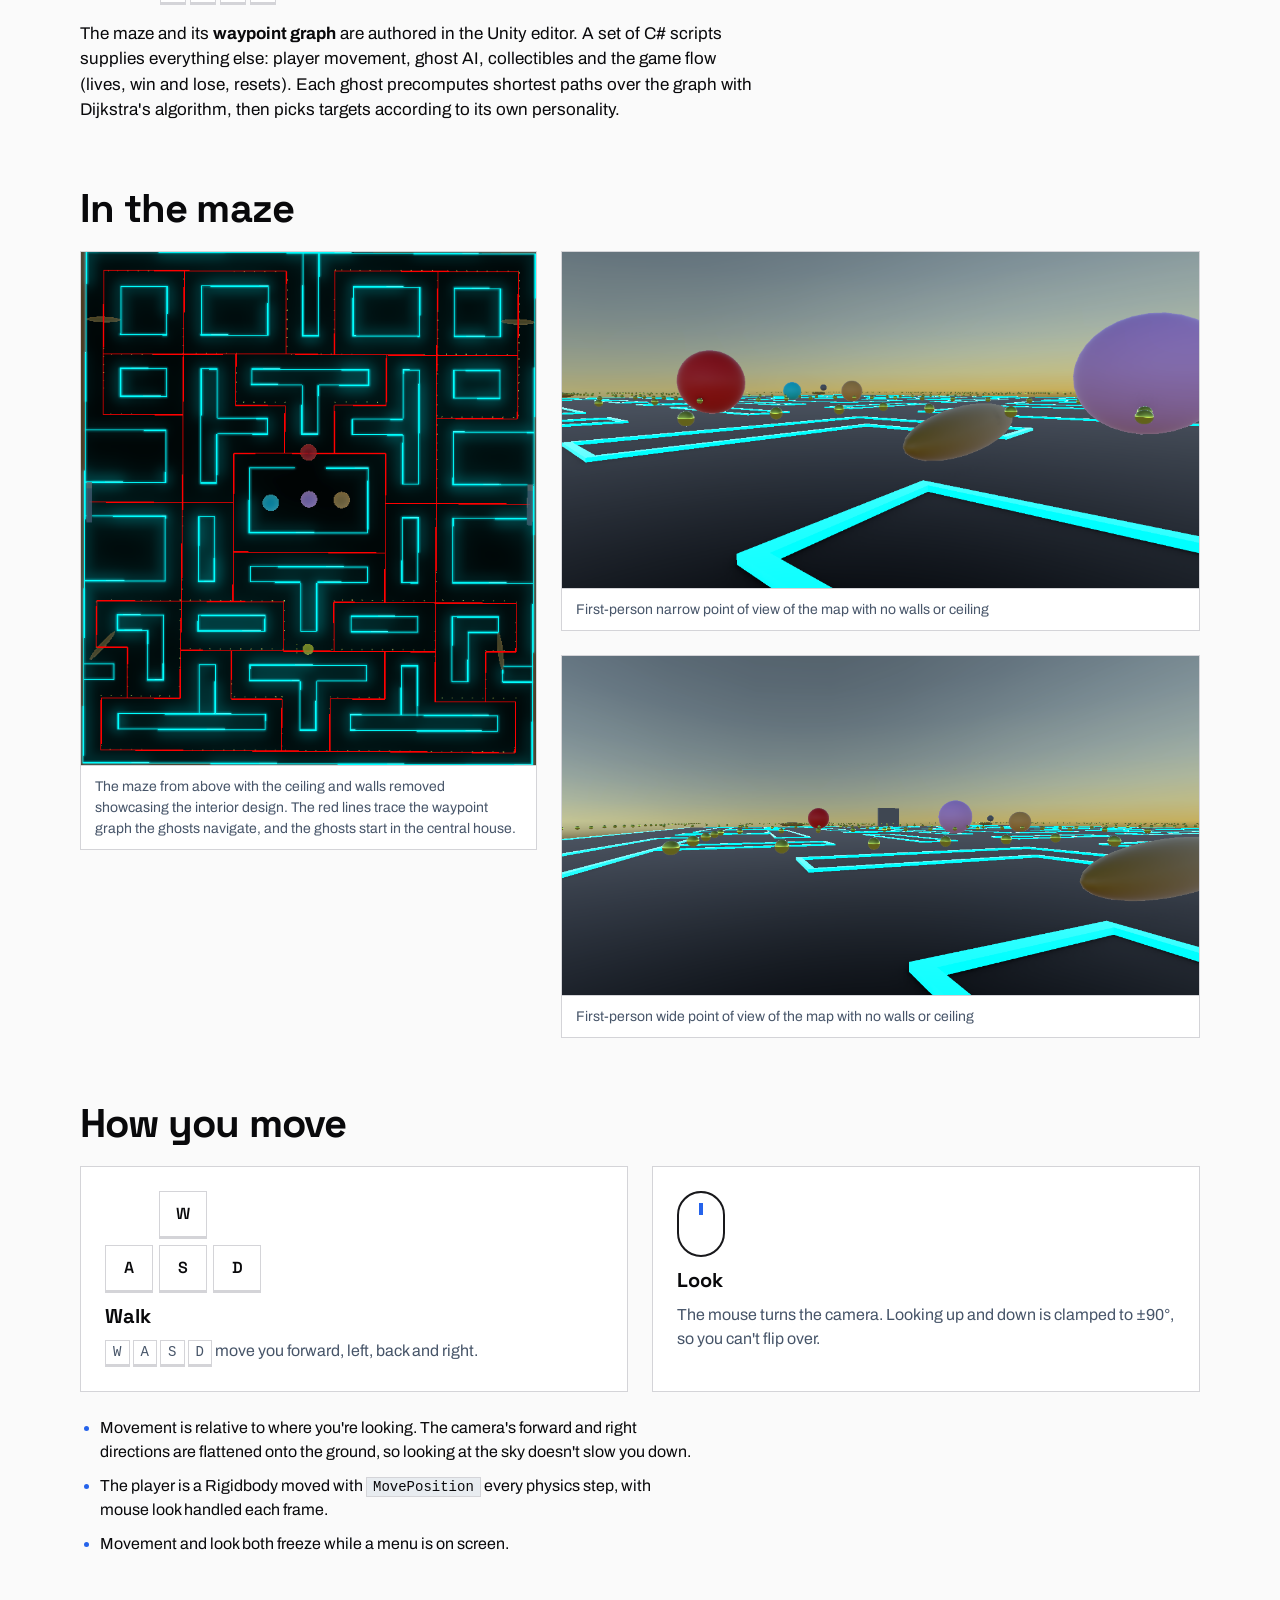
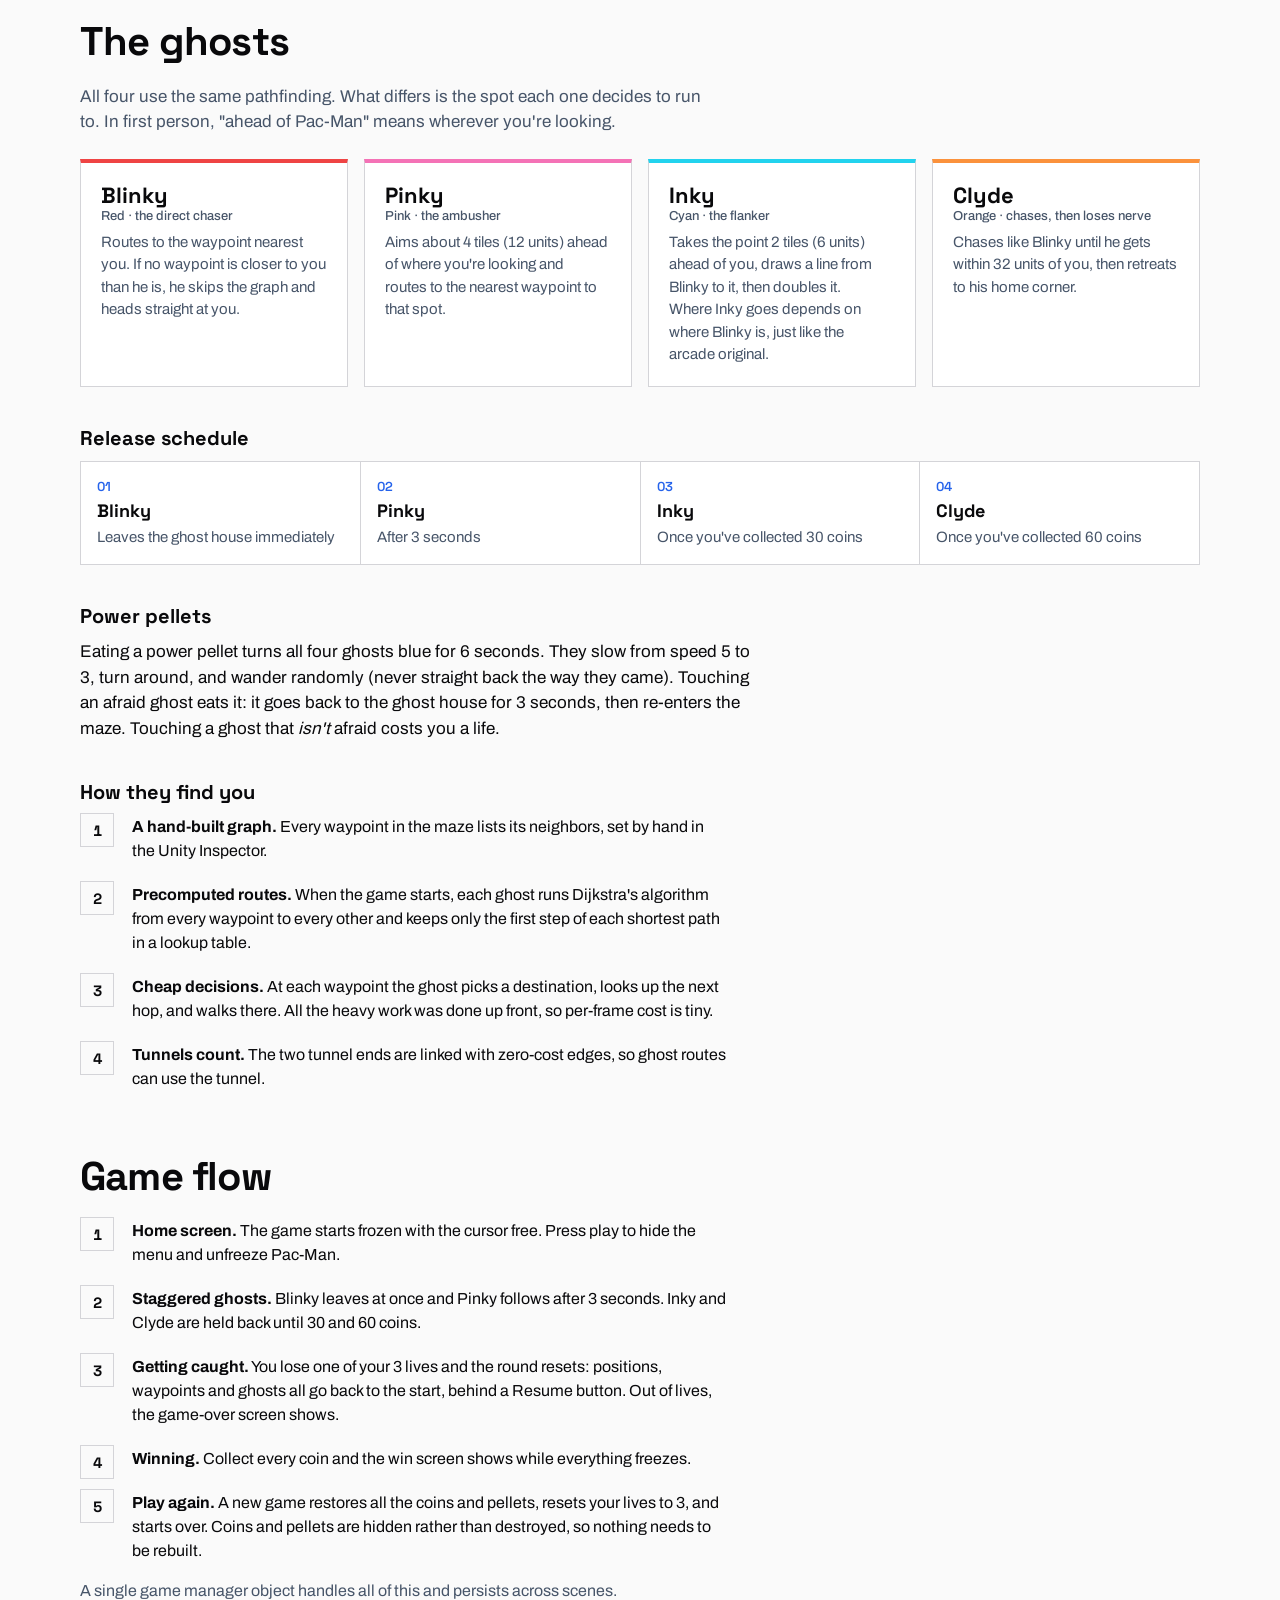
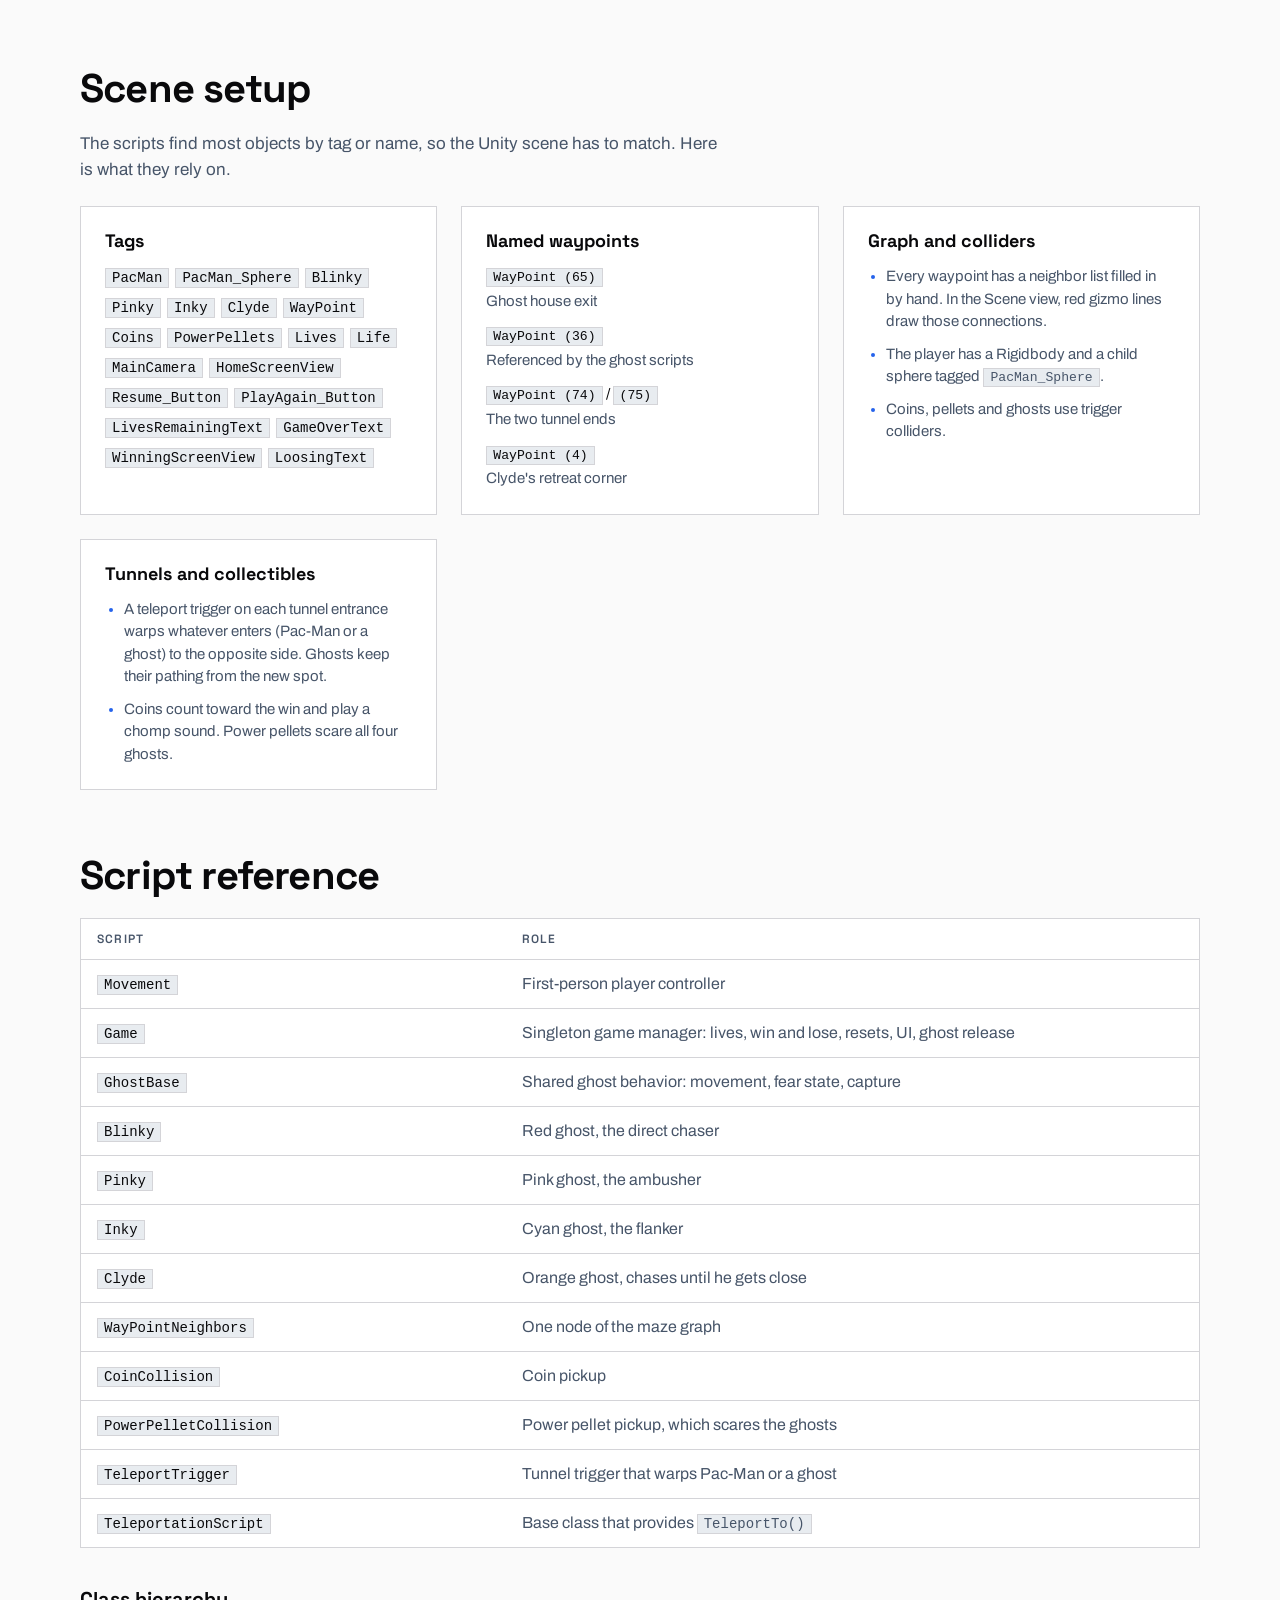
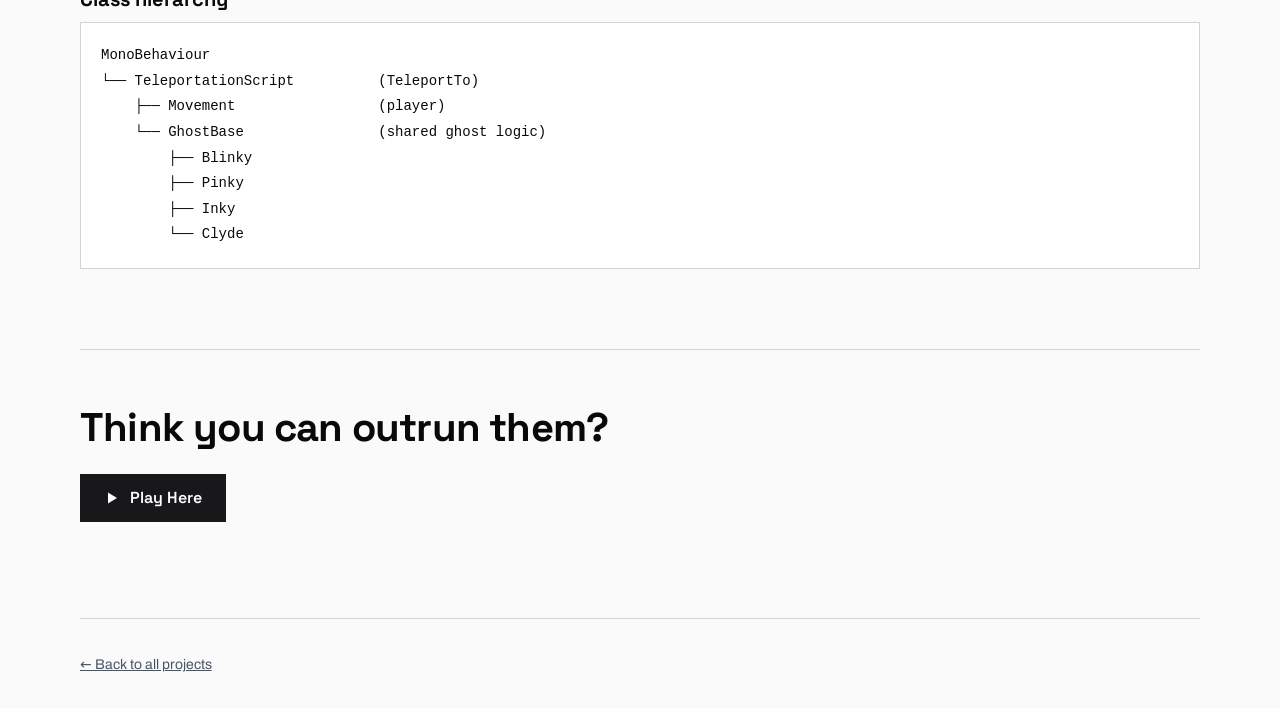
<file: pacman/index.html>
<!doctype html>
<html lang="en">
  <head>
    <meta charset="UTF-8" />
    <link rel="icon" type="image/svg+xml" href="/favicon.svg" />
    <meta name="viewport" content="width=device-width, initial-scale=1.0" />
    <meta name="color-scheme" content="light dark" />
    <meta
      name="description"
      content="First-Person Pac-Man: walk a 3D maze as Pac-Man in Unity while four ghosts with distinct AI hunt you."
    />
    <title>First-Person Pac-Man</title>
    <script type="module" crossorigin src="/assets/projects-D6KBgP7A.js"></script>
    <script type="module" crossorigin src="/assets/project-page-YFq_ndGV.js"></script>
    <link rel="stylesheet" crossorigin href="/assets/projects-BDO5pT66.css">
  </head>
  <body>
    <a class="skip" href="#about">Skip to content</a>

    <header class="site-header">
      <a class="brand" href="/" data-profile-name>Home</a>
      <nav aria-label="Primary">
        <a href="/#work">All projects</a>
      </nav>
    </header>

    <main>
      <section class="project-hero" aria-labelledby="page-title">
        <a class="back" href="/#work">
          <svg viewBox="0 0 16 16" width="16" height="16" aria-hidden="true" focusable="false"><path d="M12 8H4M7.5 4.5L4 8l3.5 3.5" fill="none" stroke="currentColor" stroke-width="1.5" /></svg>
          All projects
        </a>
        <p class="eyebrow">Project &middot; Unity &middot; C#</p>
        <h1 id="page-title">First-Person Pac-Man</h1>
        <p class="lede">
          Pac-Man from the inside. Walk a 3D maze as Pac-Man, eat every coin, and stay ahead of four
          ghosts that each hunt you in their own way.
        </p>
        <div class="actions">
          <a class="button" href="https://first-person-pacman.netlify.app" target="_blank" rel="noopener noreferrer">
            <svg viewBox="0 0 16 16" width="16" height="16" aria-hidden="true" focusable="false"><path d="M4 2.5v11l9-5.5z" fill="currentColor" /></svg>
            Play Here
          </a>
        </div>
        <dl class="facts">
          <div><dt>Engine</dt><dd>Unity</dd></div>
          <div><dt>Language</dt><dd>C#</dd></div>
          <div><dt>Controls</dt><dd>WASD + mouse</dd></div>
          <div><dt>Ghosts</dt><dd>4, each with its own AI</dd></div>
          <div><dt>Lives</dt><dd>3</dd></div>
        </dl>
      </section>

      <section class="demo" id="demo" aria-label="Demo video">
        <figure class="video-frame">
          <video controls playsinline preload="metadata" aria-label="First-Person Pac-Man gameplay demo">
            <source src="/pacman/demo.mp4" type="video/mp4" />
            Your browser can't play this video. <a href="/pacman/demo.mp4">Download the demo</a>.
          </video>
          <figcaption>Gameplay demo</figcaption>
        </figure>
      </section>

      <nav class="toc" aria-label="On this page">
        <a href="#about">About</a>
        <a href="#screens">In the maze</a>
        <a href="#controls">Controls</a>
        <a href="#ghosts">Ghosts</a>
        <a href="#flow">Game flow</a>
        <a href="#setup">Scene setup</a>
        <a href="#scripts">Scripts</a>
      </nav>

      <section id="about" class="block" aria-labelledby="about-title">
        <h2 id="about-title">What it is</h2>
        <div class="prose">
          <p>
            A first-person take on Pac-Man built in Unity. You play as Pac-Man, walking through a 3D
            maze with <kbd>W</kbd> <kbd>A</kbd> <kbd>S</kbd> <kbd>D</kbd> and mouse look, collecting
            coins while four ghosts chase you.
          </p>
          <p>
            The maze and its <strong>waypoint graph</strong> are authored in the Unity editor. A set of
            C# scripts supplies everything else: player movement, ghost AI, collectibles and the game
            flow (lives, win and lose, resets). Each ghost precomputes shortest paths over the graph
            with Dijkstra's algorithm, then picks targets according to its own personality.
          </p>
        </div>
      </section>

      <section id="screens" class="block" aria-labelledby="screens-title">
        <h2 id="screens-title">In the maze</h2>
        <div class="shots">
          <figure class="shot shot-map">
            <img
              src="/pacman/aerial.png"
              width="587"
              height="662"
              loading="lazy"
              decoding="async"
              alt="Aerial view of the maze: cyan outlines for the walls, red lines tracing the waypoint graph, and the ghosts gathered in the central ghost house."
            />
            <figcaption>
              The maze from above with the ceiling and walls removed showcasing the interior design. The red lines trace the waypoint graph the ghosts navigate, and the
              ghosts start in the central house. 
            </figcaption>
          </figure>
          <div class="shot-stack">
            <figure class="shot">
              <img
                src="/pacman/view-narrow.png"
                width="1960"
                height="1033"
                loading="lazy"
                decoding="async"
                alt="First-person view down a maze corridor with a red and a purple ghost close ahead, coins on the floor and glowing cyan walls."
              />
              <figcaption>First-person narrow point of view of the map with no walls or ceiling</figcaption>
            </figure>
            <figure class="shot">
              <img
                src="/pacman/view-wide.png"
                width="2207"
                height="1173"
                loading="lazy"
                decoding="async"
                alt="Wide first-person view of the maze with four ghosts in the distance and rows of coins between the cyan walls."
              />
              <figcaption>First-person wide point of view of the map with no walls or ceiling</figcaption>
            </figure>
          </div>
        </div>
      </section>

      <section id="controls" class="block" aria-labelledby="controls-title">
        <h2 id="controls-title">How you move</h2>
        <div class="controls">
          <div class="control-card">
            <div class="keys" aria-hidden="true">
              <kbd class="k-w">W</kbd>
              <kbd class="k-a">A</kbd>
              <kbd class="k-s">S</kbd>
              <kbd class="k-d">D</kbd>
            </div>
            <h3>Walk</h3>
            <p>
              <kbd>W</kbd> <kbd>A</kbd> <kbd>S</kbd> <kbd>D</kbd> move you forward, left, back and
              right.
            </p>
          </div>
          <div class="control-card">
            <div class="mouse" aria-hidden="true"><span></span></div>
            <h3>Look</h3>
            <p>
              The mouse turns the camera. Looking up and down is clamped to &plusmn;90&deg;, so you can't
              flip over.
            </p>
          </div>
        </div>
        <ul class="bullets">
          <li>
            Movement is relative to where you're looking. The camera's forward and right directions are
            flattened onto the ground, so looking at the sky doesn't slow you down.
          </li>
          <li>
            The player is a Rigidbody moved with <code>MovePosition</code> every physics step, with mouse
            look handled each frame.
          </li>
          <li>Movement and look both freeze while a menu is on screen.</li>
        </ul>
      </section>

      <section id="ghosts" class="block" aria-labelledby="ghosts-title">
        <h2 id="ghosts-title">The ghosts</h2>
        <p class="section-lede">
          All four use the same pathfinding. What differs is the spot each one decides to run to. In
          first person, "ahead of Pac-Man" means wherever you're looking.
        </p>

        <ul class="ghost-grid">
          <li class="ghost" style="--c: var(--ghost-blinky)">
            <h3>Blinky <span>Red &middot; the direct chaser</span></h3>
            <p>
              Routes to the waypoint nearest you. If no waypoint is closer to you than he is, he skips
              the graph and heads straight at you.
            </p>
          </li>
          <li class="ghost" style="--c: var(--ghost-pinky)">
            <h3>Pinky <span>Pink &middot; the ambusher</span></h3>
            <p>
              Aims about 4 tiles (12 units) ahead of where you're looking and routes to the nearest
              waypoint to that spot.
            </p>
          </li>
          <li class="ghost" style="--c: var(--ghost-inky)">
            <h3>Inky <span>Cyan &middot; the flanker</span></h3>
            <p>
              Takes the point 2 tiles (6 units) ahead of you, draws a line from Blinky to it, then doubles
              it. Where Inky goes depends on where Blinky is, just like the arcade original.
            </p>
          </li>
          <li class="ghost" style="--c: var(--ghost-clyde)">
            <h3>Clyde <span>Orange &middot; chases, then loses nerve</span></h3>
            <p>
              Chases like Blinky until he gets within 32 units of you, then retreats to his home corner.
            </p>
          </li>
        </ul>

        <h3 class="sub">Release schedule</h3>
        <ol class="release">
          <li><strong>Blinky</strong><span>Leaves the ghost house immediately</span></li>
          <li><strong>Pinky</strong><span>After 3 seconds</span></li>
          <li><strong>Inky</strong><span>Once you've collected 30 coins</span></li>
          <li><strong>Clyde</strong><span>Once you've collected 60 coins</span></li>
        </ol>

        <h3 class="sub">Power pellets</h3>
        <div class="prose">
          <p>
            Eating a power pellet turns all four ghosts blue for 6 seconds. They slow from speed 5 to 3,
            turn around, and wander randomly (never straight back the way they came). Touching an
            afraid ghost eats it: it goes back to the ghost house for 3 seconds, then re-enters the maze.
            Touching a ghost that <em>isn't</em> afraid costs you a life.
          </p>
        </div>

        <h3 class="sub">How they find you</h3>
        <ol class="steps">
          <li>
            <strong>A hand-built graph.</strong> Every waypoint in the maze lists its neighbors, set by
            hand in the Unity Inspector.
          </li>
          <li>
            <strong>Precomputed routes.</strong> When the game starts, each ghost runs Dijkstra's
            algorithm from every waypoint to every other and keeps only the first step of each shortest
            path in a lookup table.
          </li>
          <li>
            <strong>Cheap decisions.</strong> At each waypoint the ghost picks a destination, looks up
            the next hop, and walks there. All the heavy work was done up front, so per-frame cost is
            tiny.
          </li>
          <li>
            <strong>Tunnels count.</strong> The two tunnel ends are linked with zero-cost edges, so ghost
            routes can use the tunnel.
          </li>
        </ol>
      </section>

      <section id="flow" class="block" aria-labelledby="flow-title">
        <h2 id="flow-title">Game flow</h2>
        <ol class="steps">
          <li>
            <strong>Home screen.</strong> The game starts frozen with the cursor free. Press play to hide
            the menu and unfreeze Pac-Man.
          </li>
          <li>
            <strong>Staggered ghosts.</strong> Blinky leaves at once and Pinky follows after 3 seconds.
            Inky and Clyde are held back until 30 and 60 coins.
          </li>
          <li>
            <strong>Getting caught.</strong> You lose one of your 3 lives and the round resets: positions,
            waypoints and ghosts all go back to the start, behind a Resume button. Out of lives, the
            game-over screen shows.
          </li>
          <li>
            <strong>Winning.</strong> Collect every coin and the win screen shows while everything
            freezes.
          </li>
          <li>
            <strong>Play again.</strong> A new game restores all the coins and pellets, resets your lives
            to 3, and starts over. Coins and pellets are hidden rather than destroyed, so nothing needs to
            be rebuilt.
          </li>
        </ol>
        <p class="note">
          A single game manager object handles all of this and persists across scenes.
        </p>
      </section>

      <section id="setup" class="block" aria-labelledby="setup-title">
        <h2 id="setup-title">Scene setup</h2>
        <p class="section-lede">
          The scripts find most objects by tag or name, so the Unity scene has to match. Here is what they
          rely on.
        </p>

        <div class="setup-grid">
          <div class="setup-card">
            <h3>Tags</h3>
            <ul class="chips">
              <li><code>PacMan</code></li>
              <li><code>PacMan_Sphere</code></li>
              <li><code>Blinky</code></li>
              <li><code>Pinky</code></li>
              <li><code>Inky</code></li>
              <li><code>Clyde</code></li>
              <li><code>WayPoint</code></li>
              <li><code>Coins</code></li>
              <li><code>PowerPellets</code></li>
              <li><code>Lives</code></li>
              <li><code>Life</code></li>
              <li><code>MainCamera</code></li>
              <li><code>HomeScreenView</code></li>
              <li><code>Resume_Button</code></li>
              <li><code>PlayAgain_Button</code></li>
              <li><code>LivesRemainingText</code></li>
              <li><code>GameOverText</code></li>
              <li><code>WinningScreenView</code></li>
              <li><code>LoosingText</code></li>
            </ul>
          </div>
          <div class="setup-card">
            <h3>Named waypoints</h3>
            <dl class="defs">
              <div><dt><code>WayPoint (65)</code></dt><dd>Ghost house exit</dd></div>
              <div><dt><code>WayPoint (36)</code></dt><dd>Referenced by the ghost scripts</dd></div>
              <div><dt><code>WayPoint (74)</code> / <code>(75)</code></dt><dd>The two tunnel ends</dd></div>
              <div><dt><code>WayPoint (4)</code></dt><dd>Clyde's retreat corner</dd></div>
            </dl>
          </div>
          <div class="setup-card">
            <h3>Graph and colliders</h3>
            <ul class="bullets tight">
              <li>
                Every waypoint has a neighbor list filled in by hand. In the Scene view, red gizmo lines
                draw those connections.
              </li>
              <li>The player has a Rigidbody and a child sphere tagged <code>PacMan_Sphere</code>.</li>
              <li>Coins, pellets and ghosts use trigger colliders.</li>
            </ul>
          </div>
          <div class="setup-card">
            <h3>Tunnels and collectibles</h3>
            <ul class="bullets tight">
              <li>
                A teleport trigger on each tunnel entrance warps whatever enters (Pac-Man or a ghost) to
                the opposite side. Ghosts keep their pathing from the new spot.
              </li>
              <li>
                Coins count toward the win and play a chomp sound. Power pellets scare all four ghosts.
              </li>
            </ul>
          </div>
        </div>
      </section>

      <section id="scripts" class="block" aria-labelledby="scripts-title">
        <h2 id="scripts-title">Script reference</h2>
        <table class="scripts">
          <thead>
            <tr><th scope="col">Script</th><th scope="col">Role</th></tr>
          </thead>
          <tbody>
            <tr><th scope="row"><code>Movement</code></th><td>First-person player controller</td></tr>
            <tr><th scope="row"><code>Game</code></th><td>Singleton game manager: lives, win and lose, resets, UI, ghost release</td></tr>
            <tr><th scope="row"><code>GhostBase</code></th><td>Shared ghost behavior: movement, fear state, capture</td></tr>
            <tr><th scope="row"><code>Blinky</code></th><td>Red ghost, the direct chaser</td></tr>
            <tr><th scope="row"><code>Pinky</code></th><td>Pink ghost, the ambusher</td></tr>
            <tr><th scope="row"><code>Inky</code></th><td>Cyan ghost, the flanker</td></tr>
            <tr><th scope="row"><code>Clyde</code></th><td>Orange ghost, chases until he gets close</td></tr>
            <tr><th scope="row"><code>WayPointNeighbors</code></th><td>One node of the maze graph</td></tr>
            <tr><th scope="row"><code>CoinCollision</code></th><td>Coin pickup</td></tr>
            <tr><th scope="row"><code>PowerPelletCollision</code></th><td>Power pellet pickup, which scares the ghosts</td></tr>
            <tr><th scope="row"><code>TeleportTrigger</code></th><td>Tunnel trigger that warps Pac-Man or a ghost</td></tr>
            <tr><th scope="row"><code>TeleportationScript</code></th><td>Base class that provides <code>TeleportTo()</code></td></tr>
          </tbody>
        </table>

        <h3 class="sub">Class hierarchy</h3>
        <pre class="hierarchy" tabindex="0"><code>MonoBehaviour
└── TeleportationScript          (TeleportTo)
    ├── Movement                 (player)
    └── GhostBase                (shared ghost logic)
        ├── Blinky
        ├── Pinky
        ├── Inky
        └── Clyde</code></pre>
      </section>

      <section class="cta" aria-labelledby="cta-title">
        <h2 id="cta-title">Think you can outrun them?</h2>
        <a class="button" href="https://first-person-pacman.netlify.app" target="_blank" rel="noopener noreferrer">
          <svg viewBox="0 0 16 16" width="16" height="16" aria-hidden="true" focusable="false"><path d="M4 2.5v11l9-5.5z" fill="currentColor" /></svg>
          Play Here
        </a>
      </section>
    </main>

    <footer class="site-footer">
      <a href="/#work">&larr; Back to all projects</a>
    </footer>

  </body>
</html>
</file>
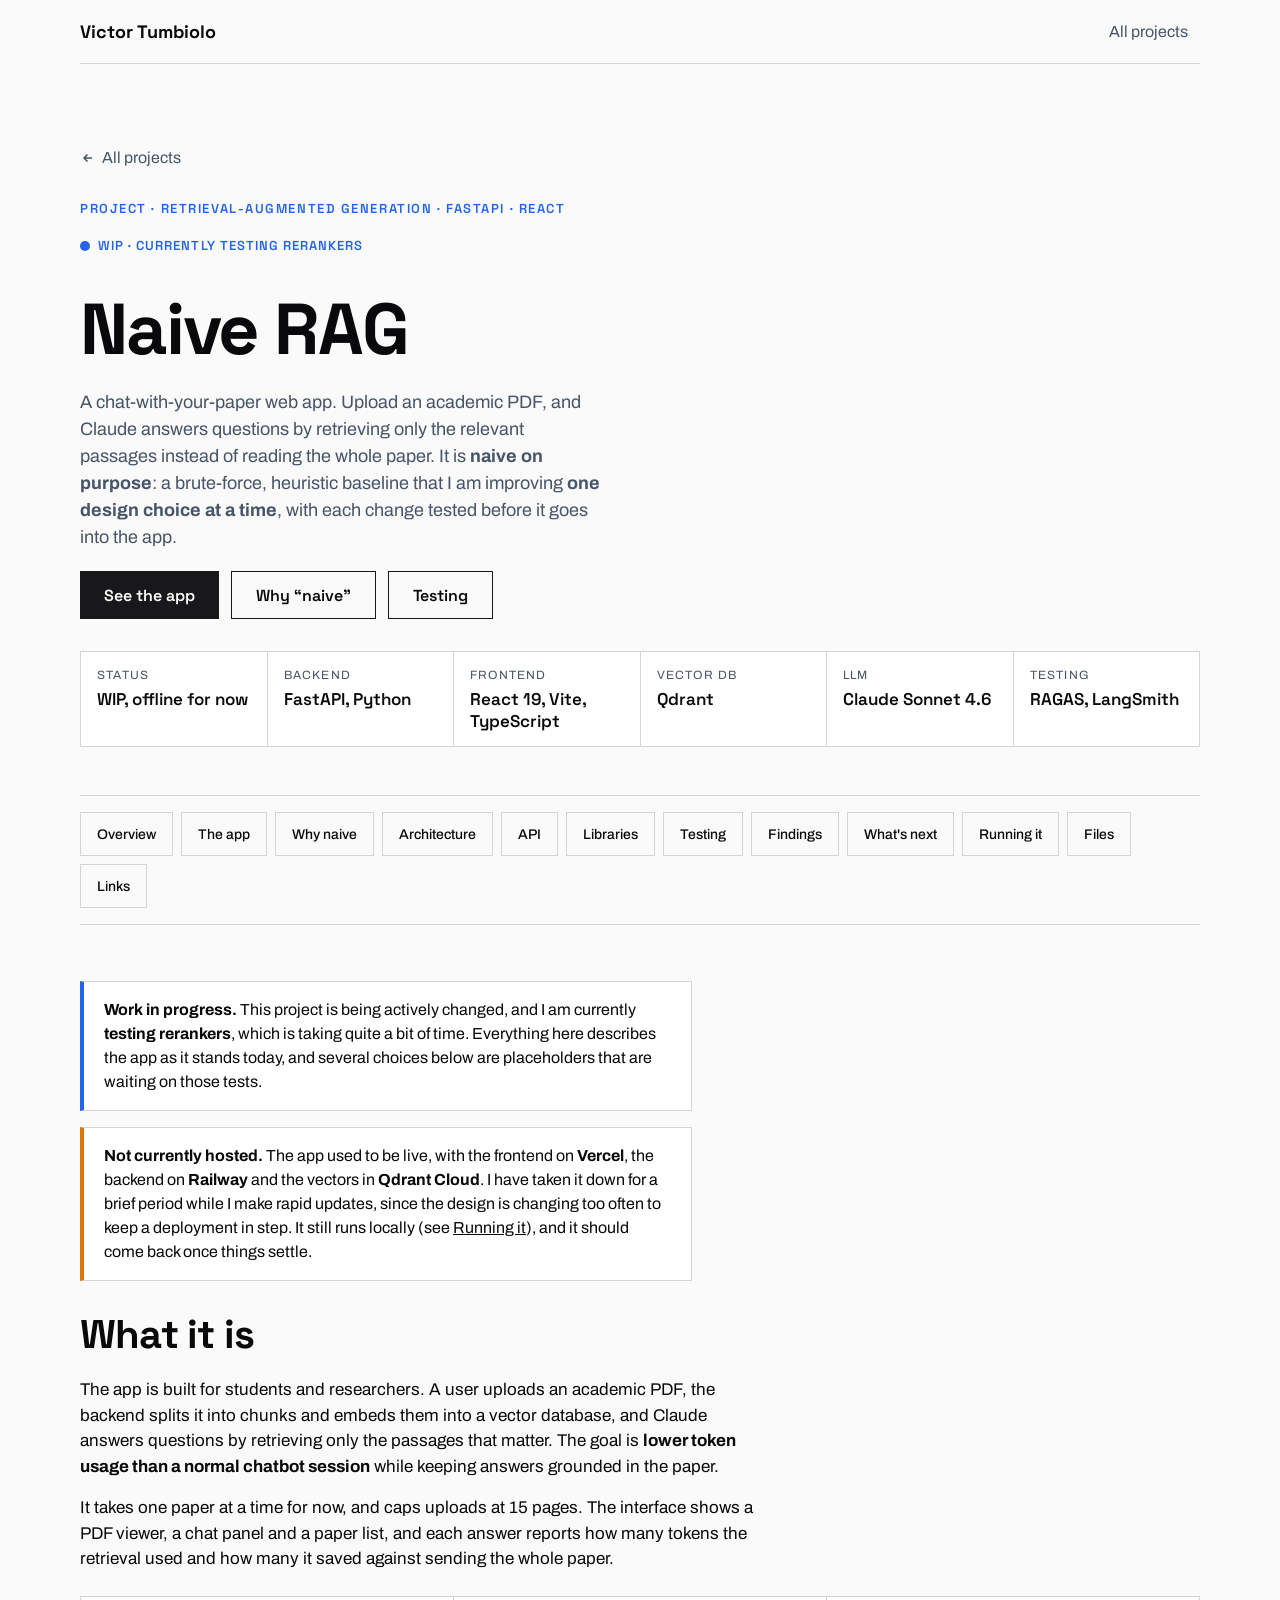
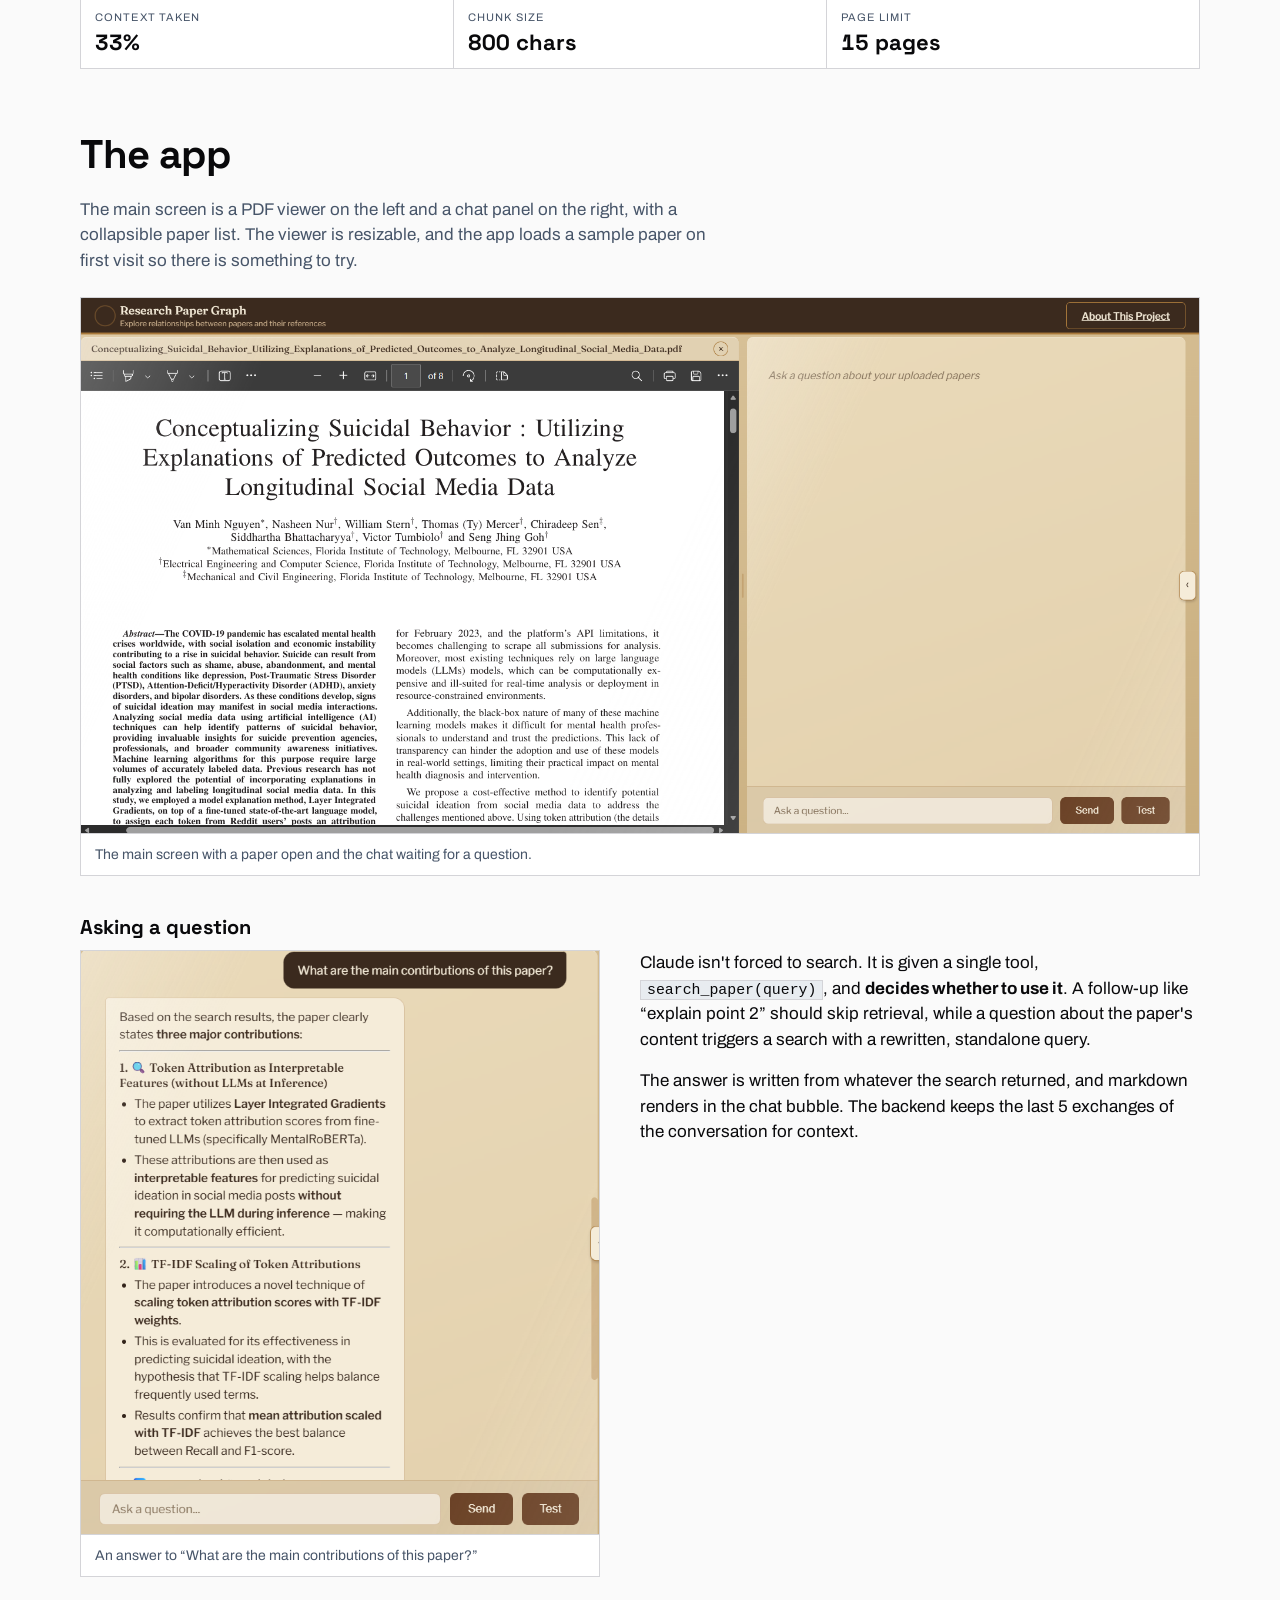
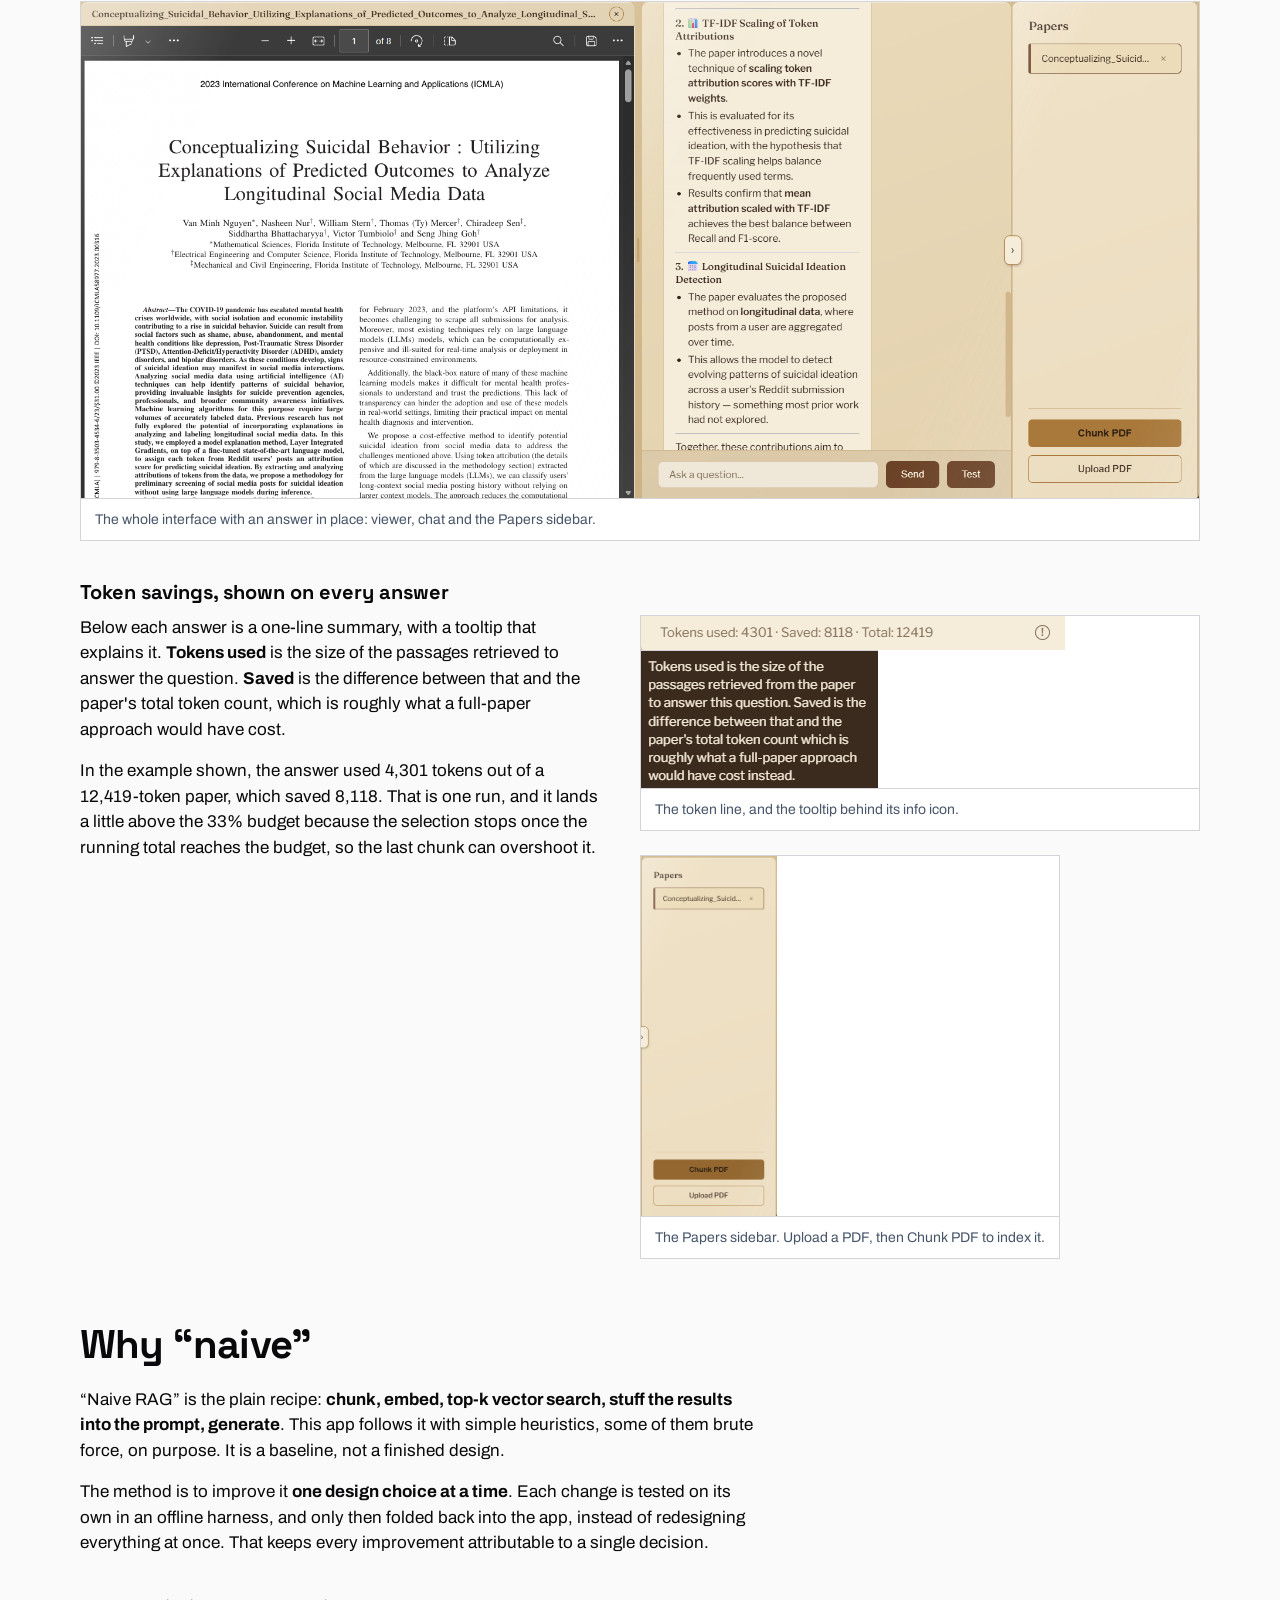
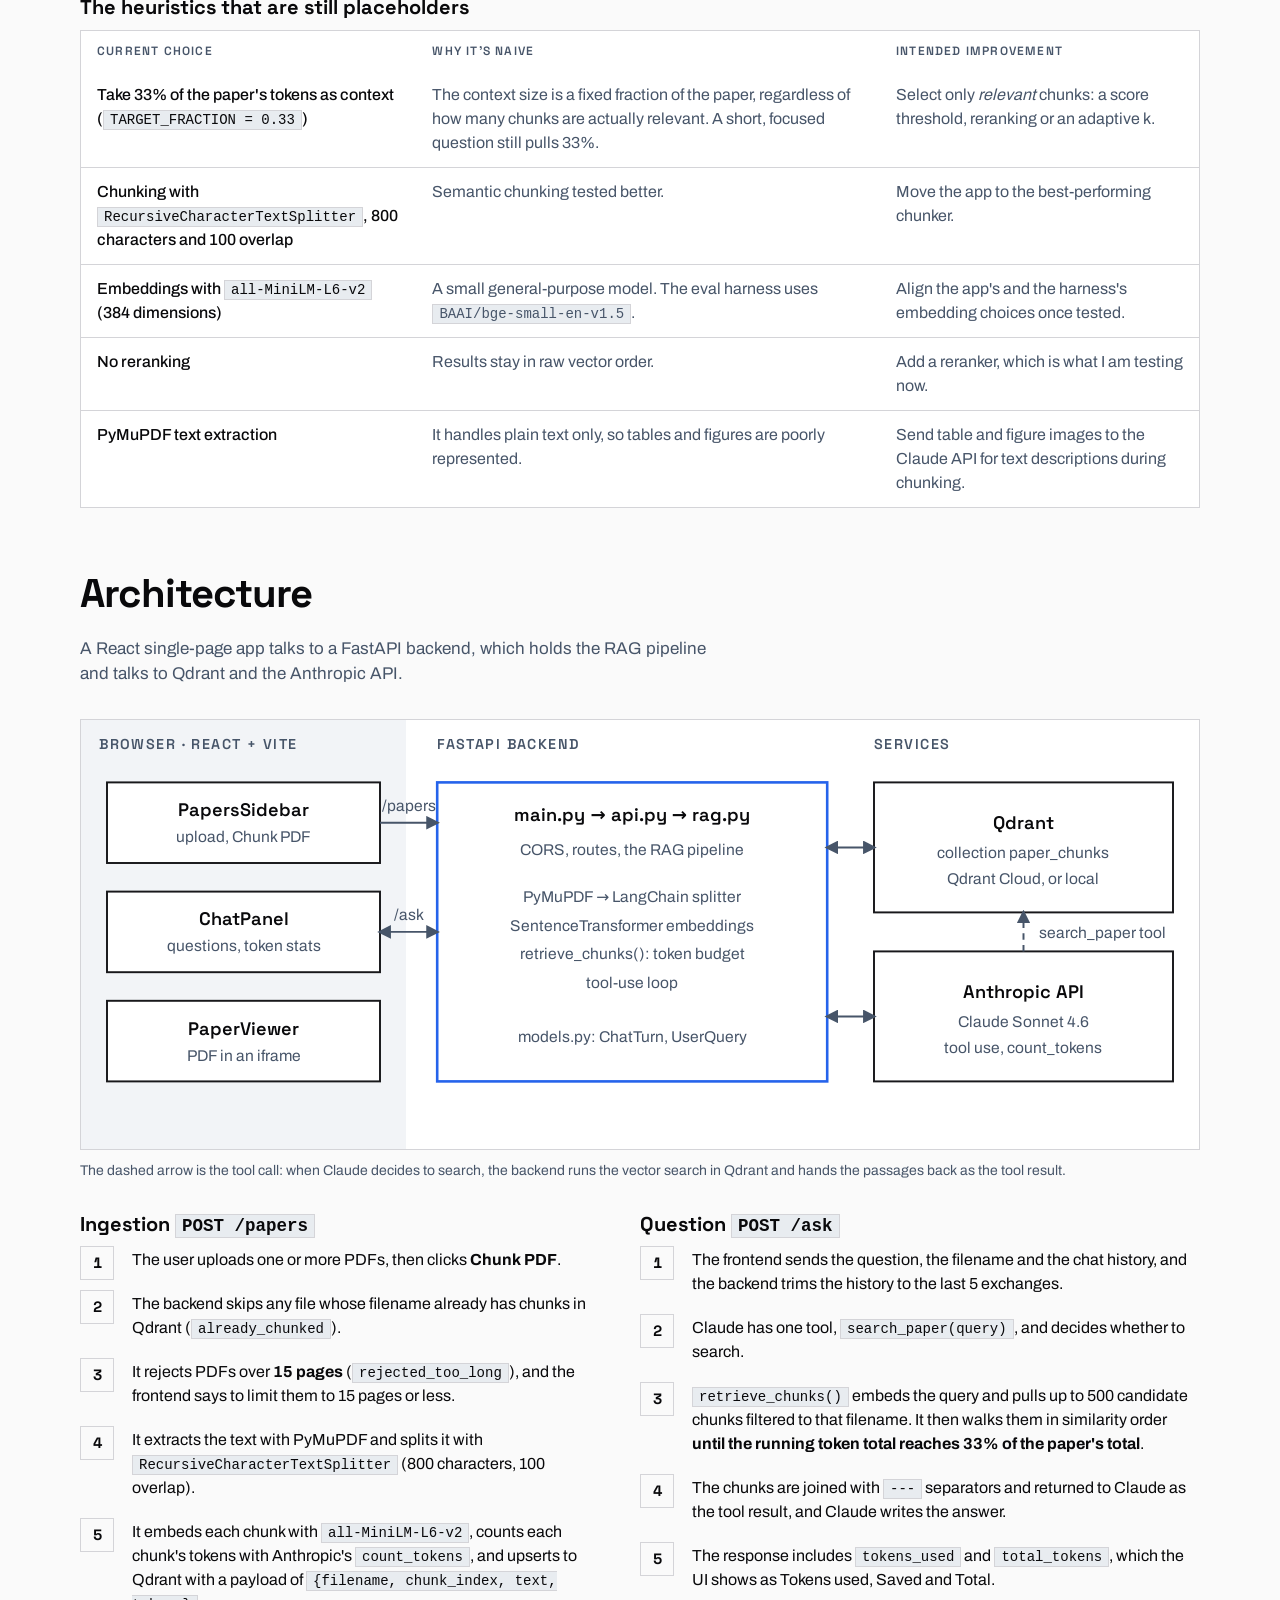
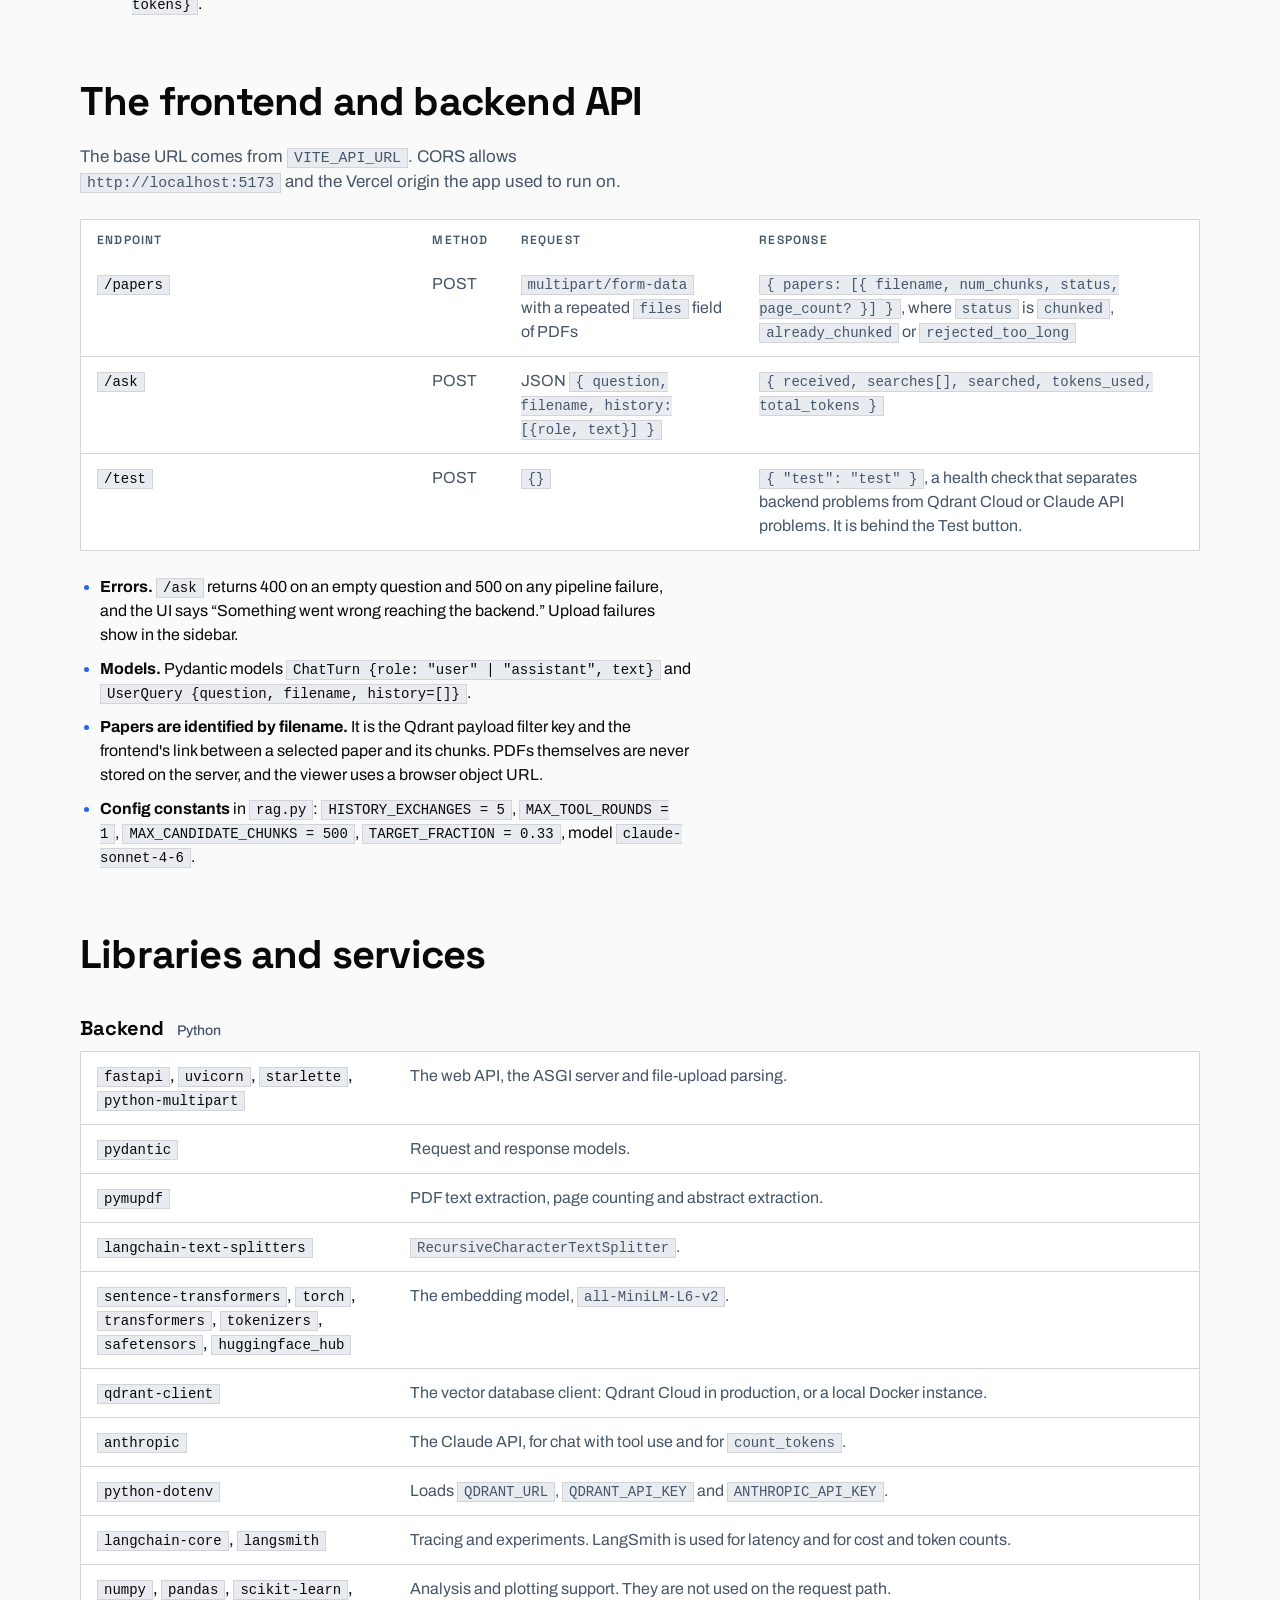
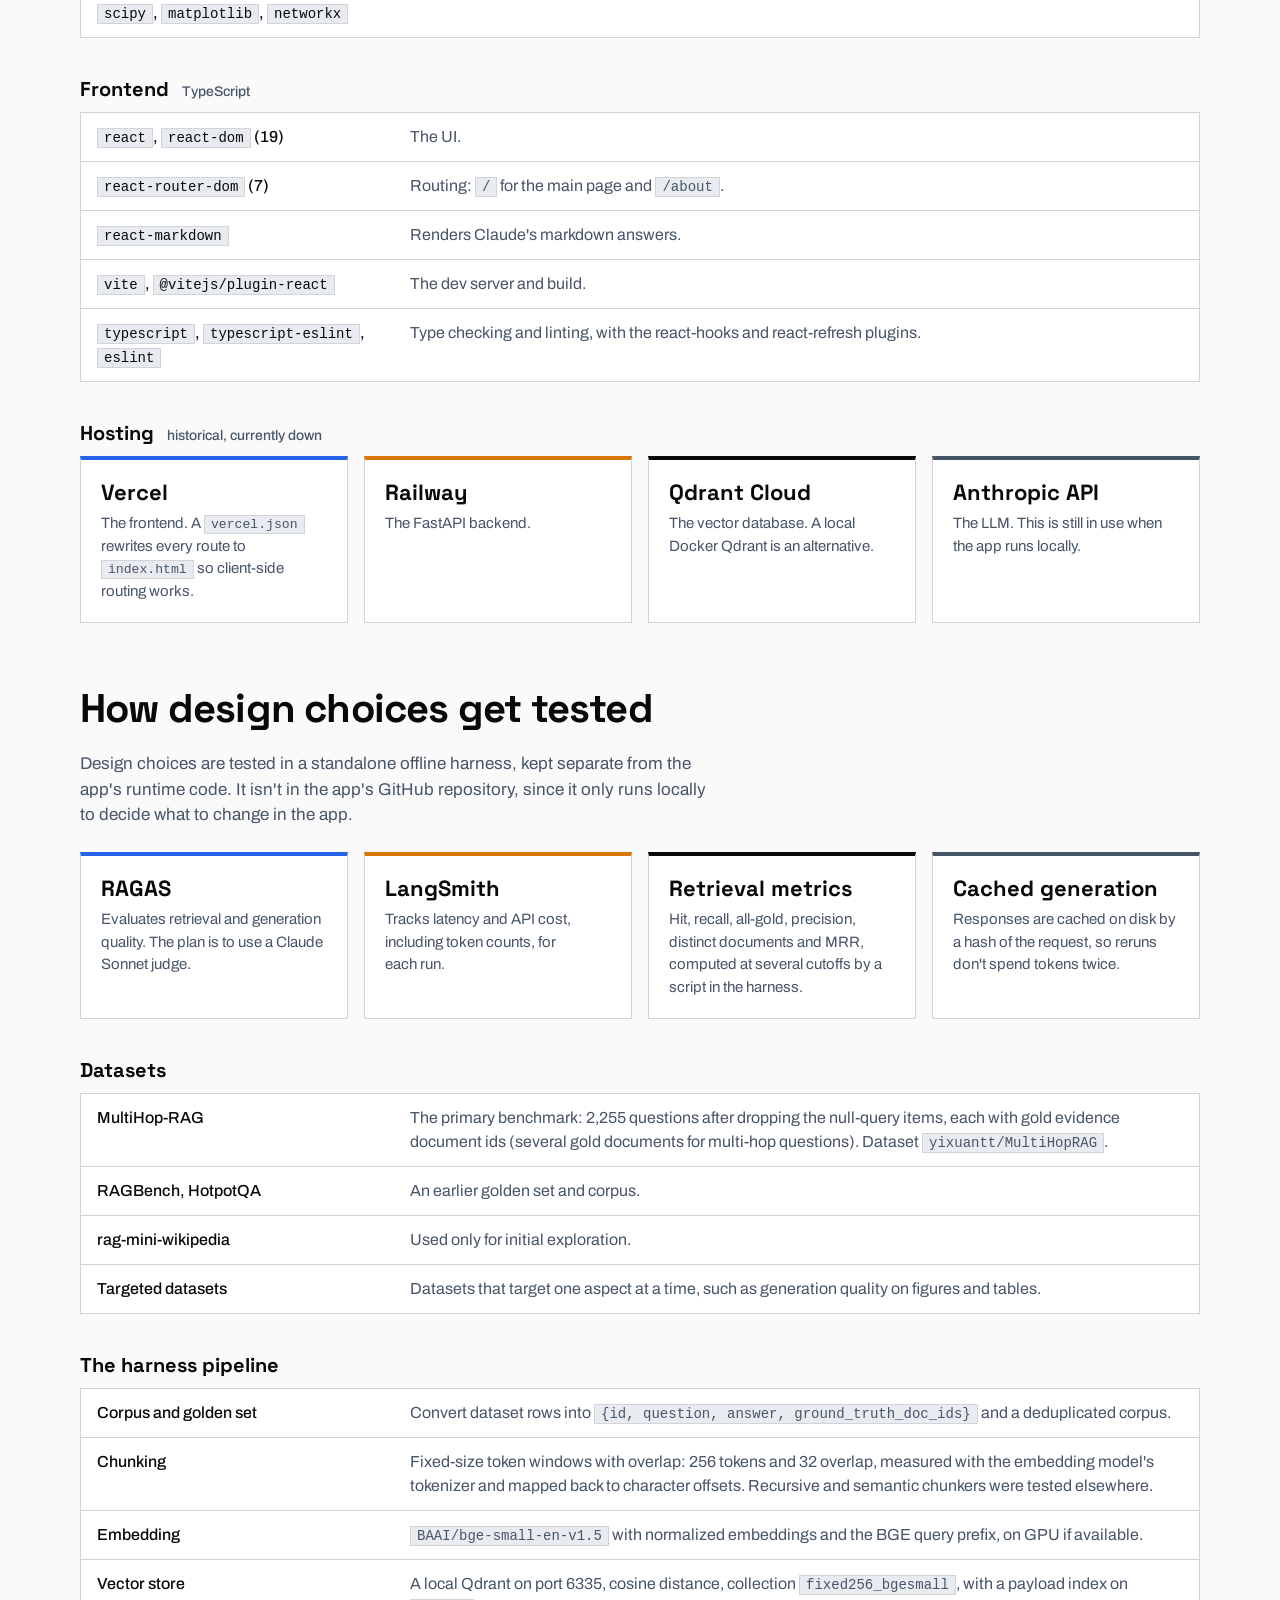
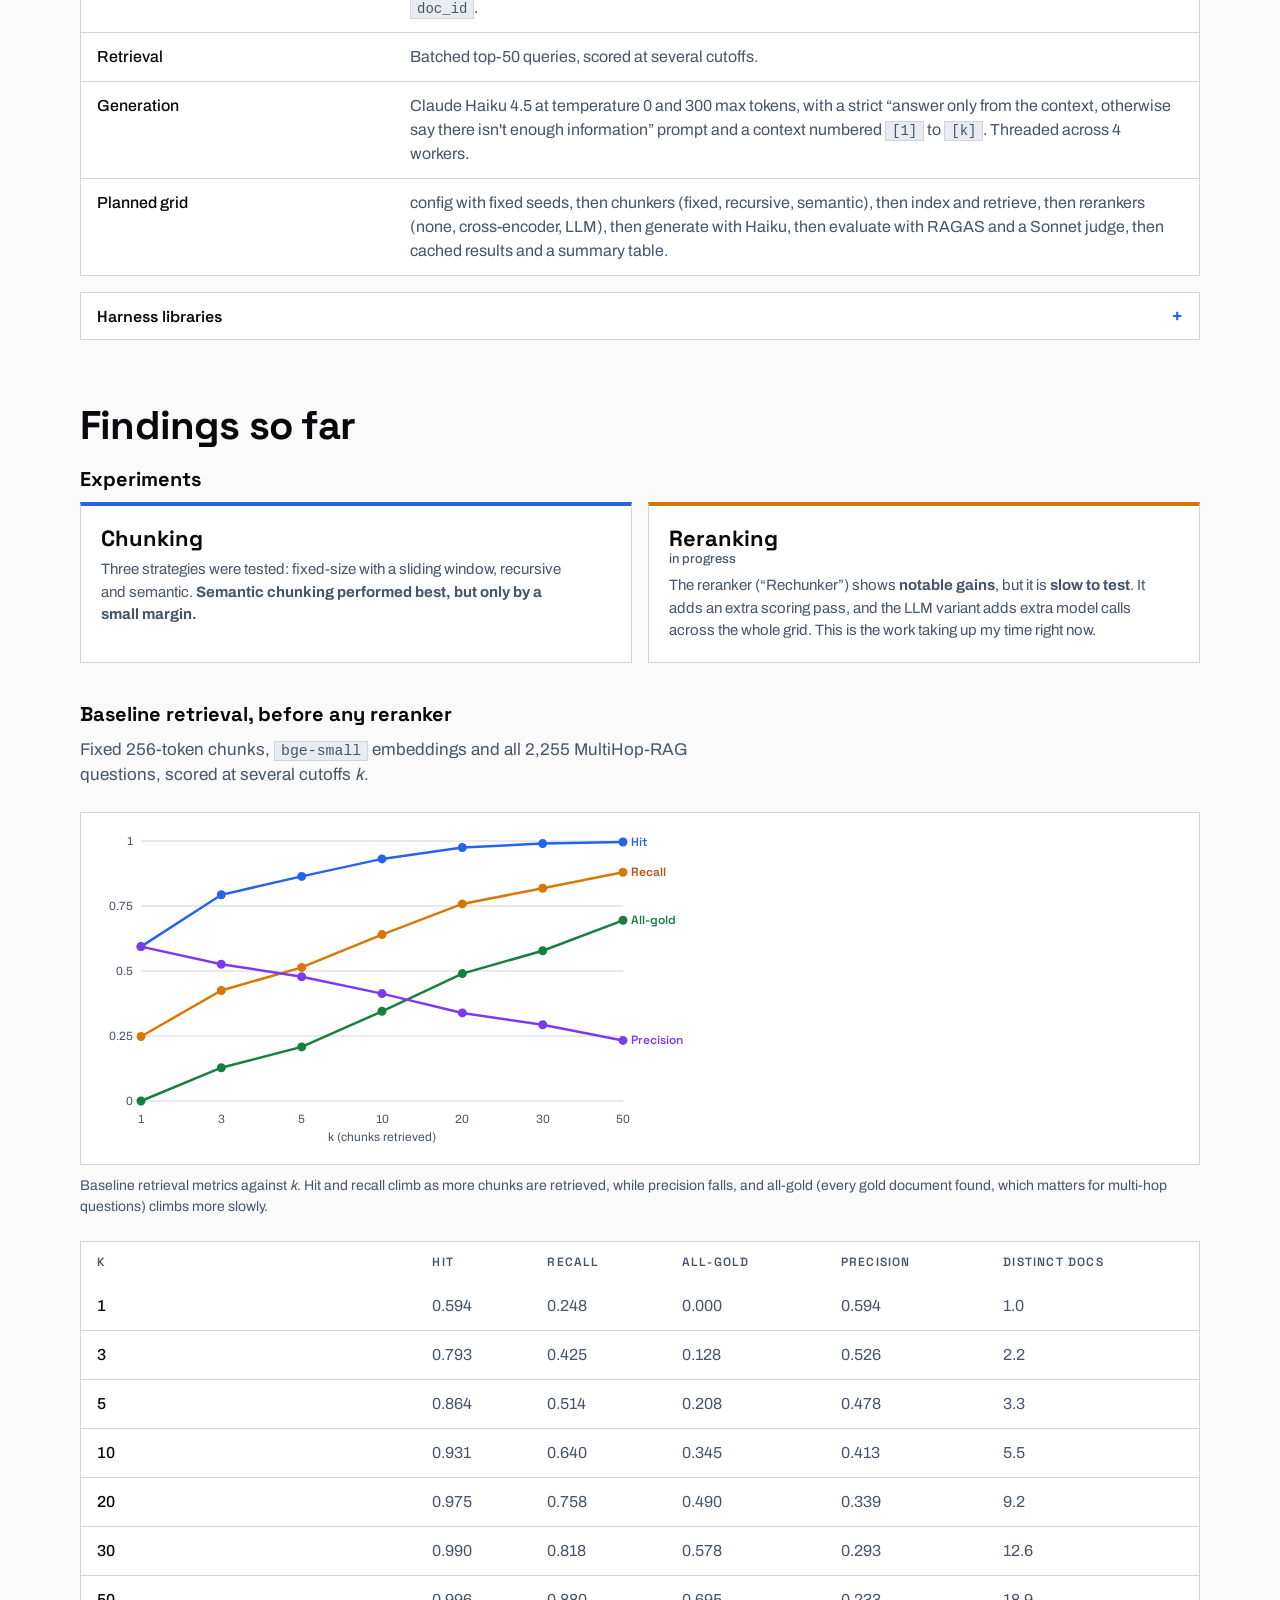
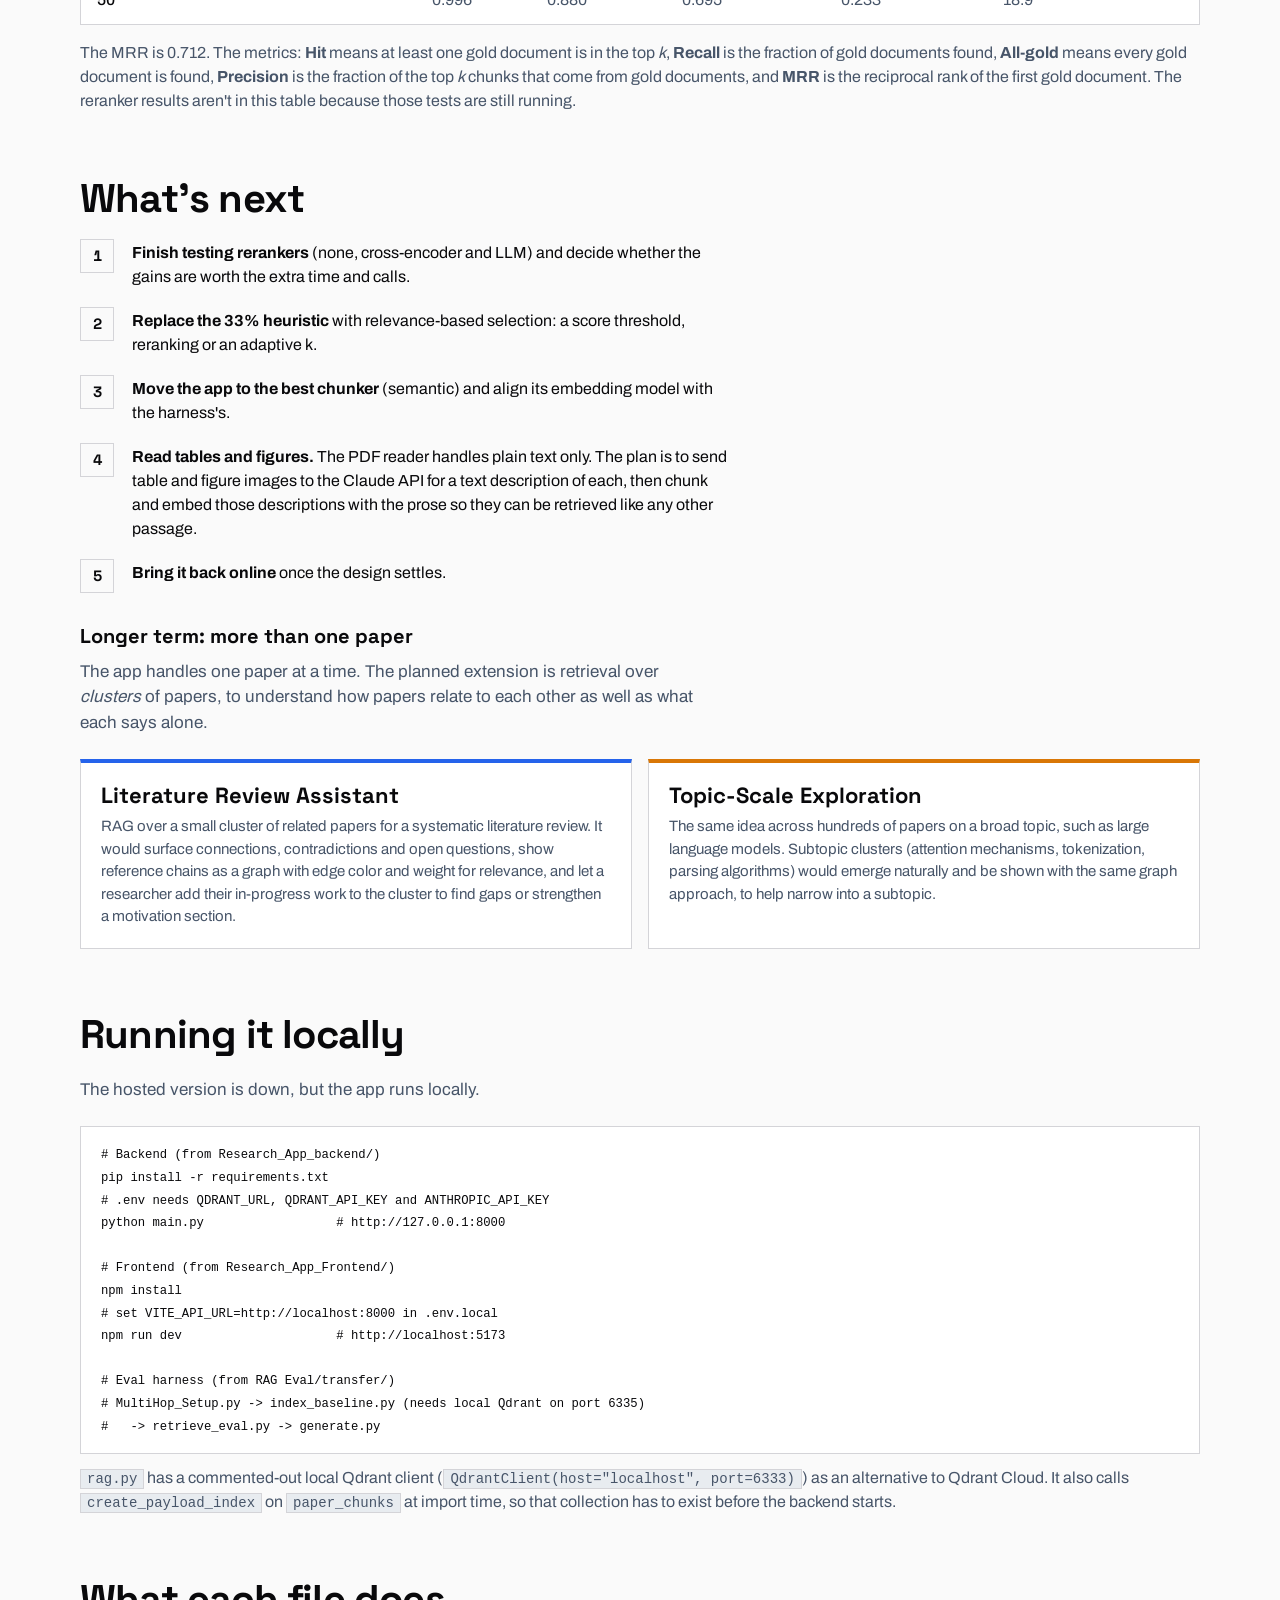
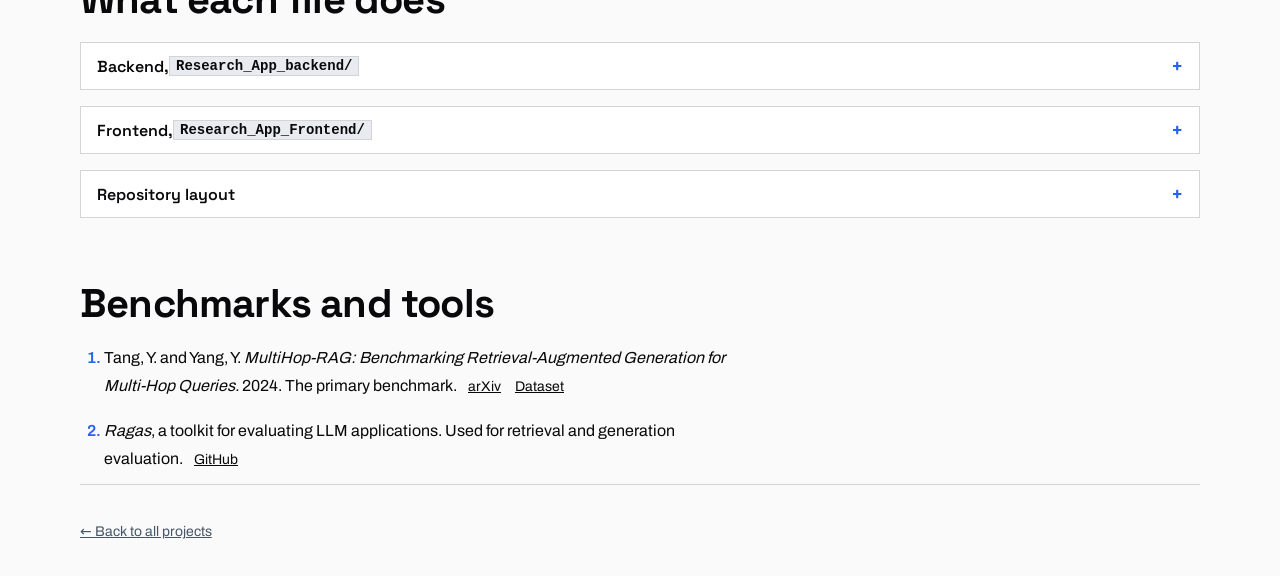
<file: rag/index.html>
<!doctype html>
<html lang="en">
  <head>
    <meta charset="UTF-8" />
    <link rel="icon" type="image/svg+xml" href="/favicon.svg" />
    <meta name="viewport" content="width=device-width, initial-scale=1.0" />
    <meta name="color-scheme" content="light dark" />
    <meta
      name="description"
      content="Naive RAG for research papers (work in progress): a chat-with-your-paper app built on a deliberately simple retrieval baseline, improved one design choice at a time and tested with RAGAS and LangSmith."
    />
    <title>Naive RAG</title>
    <script type="module" crossorigin src="/assets/rag-BHcTkLTX.js"></script>
    <link rel="modulepreload" crossorigin href="/assets/projects-D6KBgP7A.js">
    <link rel="modulepreload" crossorigin href="/assets/project-page-YFq_ndGV.js">
    <link rel="stylesheet" crossorigin href="/assets/projects-BDO5pT66.css">
  </head>
  <body>
    <a class="skip" href="#overview">Skip to content</a>

    <header class="site-header">
      <a class="brand" href="/" data-profile-name>Home</a>
      <nav aria-label="Primary">
        <a href="/#work">All projects</a>
      </nav>
    </header>

    <main>
      <section class="project-hero" aria-labelledby="page-title">
        <a class="back" href="/#work">
          <svg viewBox="0 0 16 16" width="16" height="16" aria-hidden="true" focusable="false"><path d="M12 8H4M7.5 4.5L4 8l3.5 3.5" fill="none" stroke="currentColor" stroke-width="1.5" /></svg>
          All projects
        </a>
        <p class="eyebrow">Project &middot; Retrieval-augmented generation &middot; FastAPI &middot; React</p>
        <p class="wip-badge"><span class="dot" aria-hidden="true"></span>WIP &middot; currently testing rerankers</p>
        <h1 id="page-title">Naive RAG</h1>
        <p class="lede">
          A chat-with-your-paper web app. Upload an academic PDF, and Claude answers questions by retrieving only the
          relevant passages instead of reading the whole paper. It is <strong>naive on purpose</strong>: a brute-force,
          heuristic baseline that I am improving <strong>one design choice at a time</strong>, with each change tested
          before it goes into the app.
        </p>
        <div class="actions">
          <a class="button" href="#ui">See the app</a>
          <a class="button secondary" href="#naive">Why &ldquo;naive&rdquo;</a>
          <a class="button secondary" href="#testing">Testing</a>
        </div>
        <dl class="facts">
          <div><dt>Status</dt><dd>WIP, offline for now</dd></div>
          <div><dt>Backend</dt><dd>FastAPI, Python</dd></div>
          <div><dt>Frontend</dt><dd>React 19, Vite, TypeScript</dd></div>
          <div><dt>Vector DB</dt><dd>Qdrant</dd></div>
          <div><dt>LLM</dt><dd>Claude Sonnet 4.6</dd></div>
          <div><dt>Testing</dt><dd>RAGAS, LangSmith</dd></div>
        </dl>
      </section>

      <nav class="toc" aria-label="On this page">
        <a href="#overview">Overview</a>
        <a href="#ui">The app</a>
        <a href="#naive">Why naive</a>
        <a href="#architecture">Architecture</a>
        <a href="#api">API</a>
        <a href="#stack">Libraries</a>
        <a href="#testing">Testing</a>
        <a href="#findings">Findings</a>
        <a href="#next">What's next</a>
        <a href="#run">Running it</a>
        <a href="#files">Files</a>
        <a href="#references">Links</a>
      </nav>

      <section id="overview" class="block" aria-labelledby="overview-title">
        <div class="callout" style="margin-top: 0; margin-bottom: 16px">
          <p>
            <strong>Work in progress.</strong> This project is being actively changed, and I am currently
            <strong>testing rerankers</strong>, which is taking quite a bit of time. Everything here describes the app
            as it stands today, and several choices below are placeholders that are waiting on those tests.
          </p>
        </div>
        <div class="callout warn" style="margin-top: 0; margin-bottom: 32px">
          <p>
            <strong>Not currently hosted.</strong> The app used to be live, with the frontend on <strong>Vercel</strong>,
            the backend on <strong>Railway</strong> and the vectors in <strong>Qdrant Cloud</strong>. I have taken it
            down for a brief period while I make rapid updates, since the design is changing too often to keep a
            deployment in step. It still runs locally (see <a href="#run">Running it</a>), and it should come back
            once things settle.
          </p>
        </div>

        <h2 id="overview-title">What it is</h2>
        <div class="prose">
          <p>
            The app is built for students and researchers. A user uploads an academic PDF, the backend splits it into
            chunks and embeds them into a vector database, and Claude answers questions by retrieving only the
            passages that matter. The goal is <strong>lower token usage than a normal chatbot session</strong> while
            keeping answers grounded in the paper.
          </p>
          <p>
            It takes one paper at a time for now, and caps uploads at 15 pages. The interface shows a PDF viewer, a
            chat panel and a paper list, and each answer reports how many tokens the retrieval used and how many it
            saved against sending the whole paper.
          </p>
        </div>

        <dl class="stats" style="margin-top: 24px">
          <div><dt>Context taken</dt><dd>33%</dd></div>
          <div><dt>Chunk size</dt><dd>800 chars</dd></div>
          <div><dt>Page limit</dt><dd>15 pages</dd></div>
        </dl>
      </section>

      <section id="ui" class="block" aria-labelledby="ui-title">
        <h2 id="ui-title">The app</h2>
        <p class="section-lede">
          The main screen is a PDF viewer on the left and a chat panel on the right, with a collapsible paper list.
          The viewer is resizable, and the app loads a sample paper on first visit so there is something to try.
        </p>
        <figure class="shot">
          <img src="/rag/screens/main_ui.png" width="1902" height="910" alt="The app's main screen: a PDF of a research paper open in a viewer on the left, and an empty chat panel with a question box and Send and Test buttons on the right, under a brown header reading Research Paper Graph." loading="lazy" />
          <figcaption>The main screen with a paper open and the chat waiting for a question.</figcaption>
        </figure>

        <h3 class="sub">Asking a question</h3>
        <div class="split wide-fig">
          <figure class="shot">
            <img src="/rag/screens/sample_answer.png" width="747" height="840" alt="A chat panel where the user asked what the main contributions of the paper are, and the assistant answered with a numbered list of three contributions with bold key terms." loading="lazy" />
            <figcaption>An answer to &ldquo;What are the main contributions of this paper?&rdquo;</figcaption>
          </figure>
          <div class="prose">
            <p>
              Claude isn't forced to search. It is given a single tool, <code>search_paper(query)</code>, and
              <strong>decides whether to use it</strong>. A follow-up like &ldquo;explain point 2&rdquo; should skip
              retrieval, while a question about the paper's content triggers a search with a rewritten, standalone
              query.
            </p>
            <p>
              The answer is written from whatever the search returned, and markdown renders in the chat bubble. The
              backend keeps the last 5 exchanges of the conversation for context.
            </p>
          </div>
        </div>

        <figure class="shot wide" style="margin-top: 24px">
          <img src="/rag/screens/full_view.png" width="1907" height="846" alt="The full app: the PDF viewer, a chat answer about the paper's contributions, and the Papers sidebar with Chunk PDF and Upload PDF buttons on the right." loading="lazy" />
          <figcaption>The whole interface with an answer in place: viewer, chat and the Papers sidebar.</figcaption>
        </figure>

        <h3 class="sub">Token savings, shown on every answer</h3>
        <div class="split wide-fig">
          <div class="prose">
            <p>
              Below each answer is a one-line summary, with a tooltip that explains it. <strong>Tokens used</strong> is
              the size of the passages retrieved to answer the question. <strong>Saved</strong> is the difference between
              that and the paper's total token count, which is roughly what a full-paper approach would have cost.
            </p>
            <p>
              In the example shown, the answer used 4,301 tokens out of a 12,419-token paper, which saved 8,118. That
              is one run, and it lands a little above the 33% budget because the selection stops once the running total
              reaches the budget, so the last chunk can overshoot it.
            </p>
          </div>
          <div class="shot-stack">
            <figure class="shot">
              <img class="nat" src="/rag/screens/tokens_footer.png" width="424" height="34" alt="A footer line reading Tokens used: 4301, Saved: 8118, Total: 12419, with an information icon." loading="lazy" />
              <img class="nat" src="/rag/screens/tokens_popup.png" width="237" height="137" alt="A tooltip explaining that tokens used is the size of the passages retrieved, and saved is the difference between that and the paper's total token count." loading="lazy" />
              <figcaption>The token line, and the tooltip behind its info icon.</figcaption>
            </figure>
            <figure class="shot" style="width: fit-content; max-width: 100%">
              <img class="nat" src="/rag/screens/papers_sidebar.png" width="320" height="849" alt="The Papers sidebar listing one uploaded paper, with Chunk PDF and Upload PDF buttons at the bottom." loading="lazy" style="max-height: 360px; width: auto; max-width: 100%" />
              <figcaption>The Papers sidebar. Upload a PDF, then Chunk PDF to index it.</figcaption>
            </figure>
          </div>
        </div>
      </section>

      <section id="naive" class="block" aria-labelledby="naive-title">
        <h2 id="naive-title">Why &ldquo;naive&rdquo;</h2>
        <div class="prose">
          <p>
            &ldquo;Naive RAG&rdquo; is the plain recipe: <strong>chunk, embed, top-k vector search, stuff the results
            into the prompt, generate</strong>. This app follows it with simple heuristics, some of them brute force,
            on purpose. It is a baseline, not a finished design.
          </p>
          <p>
            The method is to improve it <strong>one design choice at a time</strong>. Each change is tested on its own
            in an offline harness, and only then folded back into the app, instead of redesigning everything at once.
            That keeps every improvement attributable to a single decision.
          </p>
        </div>

        <h3 class="sub">The heuristics that are still placeholders</h3>
        <div class="table-scroll" tabindex="0" role="region" aria-label="Placeholder heuristics table">
          <table class="data-table">
            <thead><tr><th scope="col">Current choice</th><th scope="col">Why it's naive</th><th scope="col">Intended improvement</th></tr></thead>
            <tbody>
              <tr><th scope="row">Take 33% of the paper's tokens as context (<code>TARGET_FRACTION = 0.33</code>)</th><td>The context size is a fixed fraction of the paper, regardless of how many chunks are actually relevant. A short, focused question still pulls 33%.</td><td>Select only <em>relevant</em> chunks: a score threshold, reranking or an adaptive k.</td></tr>
              <tr><th scope="row">Chunking with <code>RecursiveCharacterTextSplitter</code>, 800 characters and 100 overlap</th><td>Semantic chunking tested better.</td><td>Move the app to the best-performing chunker.</td></tr>
              <tr><th scope="row">Embeddings with <code>all-MiniLM-L6-v2</code> (384 dimensions)</th><td>A small general-purpose model. The eval harness uses <code>BAAI/bge-small-en-v1.5</code>.</td><td>Align the app's and the harness's embedding choices once tested.</td></tr>
              <tr><th scope="row">No reranking</th><td>Results stay in raw vector order.</td><td>Add a reranker, which is what I am testing now.</td></tr>
              <tr><th scope="row">PyMuPDF text extraction</th><td>It handles plain text only, so tables and figures are poorly represented.</td><td>Send table and figure images to the Claude API for text descriptions during chunking.</td></tr>
            </tbody>
          </table>
        </div>
      </section>

      <section id="architecture" class="block" aria-labelledby="architecture-title">
        <h2 id="architecture-title">Architecture</h2>
        <p class="section-lede">
          A React single-page app talks to a FastAPI backend, which holds the RAG pipeline and talks to Qdrant and the
          Anthropic API.
        </p>

        <figure class="diagram">
          <div class="diagram-scroll" tabindex="0" role="region" aria-label="Architecture diagram (scrollable)">
            <svg viewBox="0 0 860 330" width="860" height="330" role="img" aria-labelledby="ra-title ra-desc">
              <title id="ra-title">Browser, FastAPI backend, Qdrant and the Anthropic API</title>
              <desc id="ra-desc">
                The React browser app sends uploads to POST /papers and questions to POST /ask on the FastAPI backend.
                The backend extracts and chunks the PDF with PyMuPDF and LangChain, embeds the chunks with a
                sentence-transformer, and stores them in Qdrant. For a question, Claude calls a search_paper tool, the
                backend retrieves chunks from Qdrant, and Claude writes the answer.
              </desc>
              <defs>
                <marker id="ra-arrow" viewBox="0 0 10 10" refX="8" refY="5" markerWidth="7" markerHeight="7" orient="auto-start-reverse">
                  <path d="M0 0L10 5L0 10z" class="dg-head" />
                </marker>
              </defs>
              <rect class="dg-band" x="0" y="0" width="250" height="330" />
              <text class="dg-tag" x="14" y="22">BROWSER &middot; REACT + VITE</text>
              <text class="dg-tag" x="274" y="22">FASTAPI BACKEND</text>
              <text class="dg-tag" x="610" y="22">SERVICES</text>

              <g class="dg-box"><rect x="20" y="48" width="210" height="62" /><text x="125" y="74" text-anchor="middle">PapersSidebar</text><text class="dg-sub" x="125" y="94" text-anchor="middle">upload, Chunk PDF</text></g>
              <g class="dg-box"><rect x="20" y="132" width="210" height="62" /><text x="125" y="158" text-anchor="middle">ChatPanel</text><text class="dg-sub" x="125" y="178" text-anchor="middle">questions, token stats</text></g>
              <g class="dg-box"><rect x="20" y="216" width="210" height="62" /><text x="125" y="242" text-anchor="middle">PaperViewer</text><text class="dg-sub" x="125" y="262" text-anchor="middle">PDF in an iframe</text></g>

              <g class="dg-box dg-main"><rect x="274" y="48" width="300" height="230" />
                <text x="424" y="78" text-anchor="middle">main.py &rarr; api.py &rarr; rag.py</text>
                <text class="dg-sub" x="424" y="104" text-anchor="middle">CORS, routes, the RAG pipeline</text>
                <text class="dg-sub" x="424" y="140" text-anchor="middle">PyMuPDF &rarr; LangChain splitter</text>
                <text class="dg-sub" x="424" y="162" text-anchor="middle">SentenceTransformer embeddings</text>
                <text class="dg-sub" x="424" y="184" text-anchor="middle">retrieve_chunks(): token budget</text>
                <text class="dg-sub" x="424" y="206" text-anchor="middle">tool-use loop</text>
                <text class="dg-sub" x="424" y="248" text-anchor="middle">models.py: ChatTurn, UserQuery</text>
              </g>

              <g class="dg-box"><rect x="610" y="48" width="230" height="100" /><text x="725" y="84" text-anchor="middle">Qdrant</text><text class="dg-sub" x="725" y="106" text-anchor="middle">collection paper_chunks</text><text class="dg-sub" x="725" y="126" text-anchor="middle">Qdrant Cloud, or local</text></g>
              <g class="dg-box"><rect x="610" y="178" width="230" height="100" /><text x="725" y="214" text-anchor="middle">Anthropic API</text><text class="dg-sub" x="725" y="236" text-anchor="middle">Claude Sonnet 4.6</text><text class="dg-sub" x="725" y="256" text-anchor="middle">tool use, count_tokens</text></g>

              <path class="dg-line" d="M230 79H274" marker-end="url(#ra-arrow)" />
              <path class="dg-line" d="M230 163H274" marker-start="url(#ra-arrow)" marker-end="url(#ra-arrow)" />
              <text class="dg-sub" x="252" y="70" text-anchor="middle">/papers</text>
              <text class="dg-sub" x="252" y="154" text-anchor="middle">/ask</text>
              <path class="dg-line" d="M574 98H610" marker-start="url(#ra-arrow)" marker-end="url(#ra-arrow)" />
              <path class="dg-line" d="M574 228H610" marker-start="url(#ra-arrow)" marker-end="url(#ra-arrow)" />
              <path class="dg-line dg-dash" d="M725 178V148" marker-end="url(#ra-arrow)" />
              <text class="dg-sub" x="737" y="168">search_paper tool</text>
            </svg>
          </div>
          <figcaption>
            The dashed arrow is the tool call: when Claude decides to search, the backend runs the vector search in
            Qdrant and hands the passages back as the tool result.
          </figcaption>
        </figure>

        <div class="split wide-fig" style="margin-top: 32px; align-items: start">
          <div>
            <h3 class="sub" style="margin-top: 0">Ingestion <code>POST /papers</code></h3>
            <ol class="steps">
              <li>The user uploads one or more PDFs, then clicks <strong>Chunk PDF</strong>.</li>
              <li>The backend skips any file whose filename already has chunks in Qdrant (<code>already_chunked</code>).</li>
              <li>It rejects PDFs over <strong>15 pages</strong> (<code>rejected_too_long</code>), and the frontend says to limit them to 15 pages or less.</li>
              <li>It extracts the text with PyMuPDF and splits it with <code>RecursiveCharacterTextSplitter</code> (800 characters, 100 overlap).</li>
              <li>It embeds each chunk with <code>all-MiniLM-L6-v2</code>, counts each chunk's tokens with Anthropic's <code>count_tokens</code>, and upserts to Qdrant with a payload of <code>{filename, chunk_index, text, tokens}</code>.</li>
            </ol>
          </div>
          <div>
            <h3 class="sub" style="margin-top: 0">Question <code>POST /ask</code></h3>
            <ol class="steps">
              <li>The frontend sends the question, the filename and the chat history, and the backend trims the history to the last 5 exchanges.</li>
              <li>Claude has one tool, <code>search_paper(query)</code>, and decides whether to search.</li>
              <li><code>retrieve_chunks()</code> embeds the query and pulls up to 500 candidate chunks filtered to that filename. It then walks them in similarity order <strong>until the running token total reaches 33% of the paper's total</strong>.</li>
              <li>The chunks are joined with <code>---</code> separators and returned to Claude as the tool result, and Claude writes the answer.</li>
              <li>The response includes <code>tokens_used</code> and <code>total_tokens</code>, which the UI shows as Tokens used, Saved and Total.</li>
            </ol>
          </div>
        </div>
      </section>

      <section id="api" class="block" aria-labelledby="api-title">
        <h2 id="api-title">The frontend and backend API</h2>
        <p class="section-lede">
          The base URL comes from <code>VITE_API_URL</code>. CORS allows <code>http://localhost:5173</code> and the
          Vercel origin the app used to run on.
        </p>
        <div class="table-scroll" tabindex="0" role="region" aria-label="API endpoints table">
          <table class="data-table">
            <thead><tr><th scope="col">Endpoint</th><th scope="col">Method</th><th scope="col">Request</th><th scope="col">Response</th></tr></thead>
            <tbody>
              <tr><th scope="row"><code>/papers</code></th><td>POST</td><td><code>multipart/form-data</code> with a repeated <code>files</code> field of PDFs</td><td><code>{ papers: [{ filename, num_chunks, status, page_count? }] }</code>, where <code>status</code> is <code>chunked</code>, <code>already_chunked</code> or <code>rejected_too_long</code></td></tr>
              <tr><th scope="row"><code>/ask</code></th><td>POST</td><td>JSON <code>{ question, filename, history: [{role, text}] }</code></td><td><code>{ received, searches[], searched, tokens_used, total_tokens }</code></td></tr>
              <tr><th scope="row"><code>/test</code></th><td>POST</td><td><code>{}</code></td><td><code>{ "test": "test" }</code>, a health check that separates backend problems from Qdrant Cloud or Claude API problems. It is behind the Test button.</td></tr>
            </tbody>
          </table>
        </div>
        <ul class="bullets">
          <li><strong>Errors.</strong> <code>/ask</code> returns 400 on an empty question and 500 on any pipeline failure, and the UI says &ldquo;Something went wrong reaching the backend.&rdquo; Upload failures show in the sidebar.</li>
          <li><strong>Models.</strong> Pydantic models <code>ChatTurn {role: "user" | "assistant", text}</code> and <code>UserQuery {question, filename, history=[]}</code>.</li>
          <li><strong>Papers are identified by filename.</strong> It is the Qdrant payload filter key and the frontend's link between a selected paper and its chunks. PDFs themselves are never stored on the server, and the viewer uses a browser object URL.</li>
          <li><strong>Config constants</strong> in <code>rag.py</code>: <code>HISTORY_EXCHANGES = 5</code>, <code>MAX_TOOL_ROUNDS = 1</code>, <code>MAX_CANDIDATE_CHUNKS = 500</code>, <code>TARGET_FRACTION = 0.33</code>, model <code>claude-sonnet-4-6</code>.</li>
        </ul>
      </section>

      <section id="stack" class="block" aria-labelledby="stack-title">
        <h2 id="stack-title">Libraries and services</h2>

        <h3 class="sub">Backend <span class="aside">Python</span></h3>
        <div class="table-scroll" tabindex="0" role="region" aria-label="Backend libraries table">
          <table class="data-table files">
            <tbody>
              <tr><th scope="row"><code>fastapi</code>, <code>uvicorn</code>, <code>starlette</code>, <code>python-multipart</code></th><td>The web API, the ASGI server and file-upload parsing.</td></tr>
              <tr><th scope="row"><code>pydantic</code></th><td>Request and response models.</td></tr>
              <tr><th scope="row"><code>pymupdf</code></th><td>PDF text extraction, page counting and abstract extraction.</td></tr>
              <tr><th scope="row"><code>langchain-text-splitters</code></th><td><code>RecursiveCharacterTextSplitter</code>.</td></tr>
              <tr><th scope="row"><code>sentence-transformers</code>, <code>torch</code>, <code>transformers</code>, <code>tokenizers</code>, <code>safetensors</code>, <code>huggingface_hub</code></th><td>The embedding model, <code>all-MiniLM-L6-v2</code>.</td></tr>
              <tr><th scope="row"><code>qdrant-client</code></th><td>The vector database client: Qdrant Cloud in production, or a local Docker instance.</td></tr>
              <tr><th scope="row"><code>anthropic</code></th><td>The Claude API, for chat with tool use and for <code>count_tokens</code>.</td></tr>
              <tr><th scope="row"><code>python-dotenv</code></th><td>Loads <code>QDRANT_URL</code>, <code>QDRANT_API_KEY</code> and <code>ANTHROPIC_API_KEY</code>.</td></tr>
              <tr><th scope="row"><code>langchain-core</code>, <code>langsmith</code></th><td>Tracing and experiments. LangSmith is used for latency and for cost and token counts.</td></tr>
              <tr><th scope="row"><code>numpy</code>, <code>pandas</code>, <code>scikit-learn</code>, <code>scipy</code>, <code>matplotlib</code>, <code>networkx</code></th><td>Analysis and plotting support. They are not used on the request path.</td></tr>
            </tbody>
          </table>
        </div>

        <h3 class="sub">Frontend <span class="aside">TypeScript</span></h3>
        <div class="table-scroll" tabindex="0" role="region" aria-label="Frontend libraries table">
          <table class="data-table files">
            <tbody>
              <tr><th scope="row"><code>react</code>, <code>react-dom</code> (19)</th><td>The UI.</td></tr>
              <tr><th scope="row"><code>react-router-dom</code> (7)</th><td>Routing: <code>/</code> for the main page and <code>/about</code>.</td></tr>
              <tr><th scope="row"><code>react-markdown</code></th><td>Renders Claude's markdown answers.</td></tr>
              <tr><th scope="row"><code>vite</code>, <code>@vitejs/plugin-react</code></th><td>The dev server and build.</td></tr>
              <tr><th scope="row"><code>typescript</code>, <code>typescript-eslint</code>, <code>eslint</code></th><td>Type checking and linting, with the react-hooks and react-refresh plugins.</td></tr>
            </tbody>
          </table>
        </div>

        <h3 class="sub">Hosting <span class="aside">historical, currently down</span></h3>
        <ul class="ghost-grid">
          <li class="ghost" style="--c: var(--accent)">
            <h3>Vercel</h3>
            <p>The frontend. A <code>vercel.json</code> rewrites every route to <code>index.html</code> so client-side routing works.</p>
          </li>
          <li class="ghost" style="--c: var(--series-b)">
            <h3>Railway</h3>
            <p>The FastAPI backend.</p>
          </li>
          <li class="ghost" style="--c: var(--fg)">
            <h3>Qdrant Cloud</h3>
            <p>The vector database. A local Docker Qdrant is an alternative.</p>
          </li>
          <li class="ghost" style="--c: var(--muted-fg)">
            <h3>Anthropic API</h3>
            <p>The LLM. This is still in use when the app runs locally.</p>
          </li>
        </ul>
      </section>

      <section id="testing" class="block" aria-labelledby="testing-title">
        <h2 id="testing-title">How design choices get tested</h2>
        <p class="section-lede">
          Design choices are tested in a standalone offline harness, kept separate from the app's runtime code. It
          isn't in the app's GitHub repository, since it only runs locally to decide what to change in the app.
        </p>

        <ul class="ghost-grid">
          <li class="ghost" style="--c: var(--accent)">
            <h3>RAGAS</h3>
            <p>Evaluates retrieval and generation quality. The plan is to use a Claude Sonnet judge.</p>
          </li>
          <li class="ghost" style="--c: var(--series-b)">
            <h3>LangSmith</h3>
            <p>Tracks latency and API cost, including token counts, for each run.</p>
          </li>
          <li class="ghost" style="--c: var(--fg)">
            <h3>Retrieval metrics</h3>
            <p>Hit, recall, all-gold, precision, distinct documents and MRR, computed at several cutoffs by a script in the harness.</p>
          </li>
          <li class="ghost" style="--c: var(--muted-fg)">
            <h3>Cached generation</h3>
            <p>Responses are cached on disk by a hash of the request, so reruns don't spend tokens twice.</p>
          </li>
        </ul>

        <h3 class="sub">Datasets</h3>
        <div class="table-scroll" tabindex="0" role="region" aria-label="Datasets table">
          <table class="data-table files">
            <tbody>
              <tr><th scope="row">MultiHop-RAG</th><td>The primary benchmark: 2,255 questions after dropping the null-query items, each with gold evidence document ids (several gold documents for multi-hop questions). Dataset <code>yixuantt/MultiHopRAG</code>.</td></tr>
              <tr><th scope="row">RAGBench, HotpotQA</th><td>An earlier golden set and corpus.</td></tr>
              <tr><th scope="row">rag-mini-wikipedia</th><td>Used only for initial exploration.</td></tr>
              <tr><th scope="row">Targeted datasets</th><td>Datasets that target one aspect at a time, such as generation quality on figures and tables.</td></tr>
            </tbody>
          </table>
        </div>

        <h3 class="sub">The harness pipeline</h3>
        <div class="table-scroll" tabindex="0" role="region" aria-label="Harness pipeline table">
          <table class="data-table files">
            <tbody>
              <tr><th scope="row">Corpus and golden set</th><td>Convert dataset rows into <code>{id, question, answer, ground_truth_doc_ids}</code> and a deduplicated corpus.</td></tr>
              <tr><th scope="row">Chunking</th><td>Fixed-size token windows with overlap: 256 tokens and 32 overlap, measured with the embedding model's tokenizer and mapped back to character offsets. Recursive and semantic chunkers were tested elsewhere.</td></tr>
              <tr><th scope="row">Embedding</th><td><code>BAAI/bge-small-en-v1.5</code> with normalized embeddings and the BGE query prefix, on GPU if available.</td></tr>
              <tr><th scope="row">Vector store</th><td>A local Qdrant on port 6335, cosine distance, collection <code>fixed256_bgesmall</code>, with a payload index on <code>doc_id</code>.</td></tr>
              <tr><th scope="row">Retrieval</th><td>Batched top-50 queries, scored at several cutoffs.</td></tr>
              <tr><th scope="row">Generation</th><td>Claude Haiku 4.5 at temperature 0 and 300 max tokens, with a strict &ldquo;answer only from the context, otherwise say there isn't enough information&rdquo; prompt and a context numbered <code>[1]</code> to <code>[k]</code>. Threaded across 4 workers.</td></tr>
              <tr><th scope="row">Planned grid</th><td>config with fixed seeds, then chunkers (fixed, recursive, semantic), then index and retrieve, then rerankers (none, cross-encoder, LLM), then generate with Haiku, then evaluate with RAGAS and a Sonnet judge, then cached results and a summary table.</td></tr>
            </tbody>
          </table>
        </div>

        <details class="fold">
          <summary>Harness libraries</summary>
          <div>
            <p class="note" style="margin-top: 0">
              <code>ragas</code>, <code>datasets</code>, <code>anthropic</code>, <code>openai</code>,
              <code>instructor</code>, <code>langchain</code> (with <code>langchain-anthropic</code>,
              <code>-openai</code>, <code>-huggingface</code>, <code>-community</code>, <code>-classic</code> and
              <code>-text-splitters</code>), <code>langgraph</code>, <code>langsmith</code>,
              <code>qdrant-client</code>, <code>sentence-transformers</code>, <code>torch</code>,
              <code>transformers</code>, <code>tiktoken</code>, <code>scikit-learn</code>,
              <code>scikit-network</code>, <code>scipy</code>, <code>numpy</code>, <code>pandas</code>,
              <code>pyarrow</code>, <code>aiohttp</code>, <code>tqdm</code>, <code>python-dotenv</code> and
              <code>pydantic</code>. Haiku is the generator, and Sonnet is the planned RAGAS judge.
            </p>
          </div>
        </details>
      </section>

      <section id="findings" class="block" aria-labelledby="findings-title">
        <h2 id="findings-title">Findings so far</h2>

        <h3 class="sub" style="margin-top: 0">Experiments</h3>
        <ul class="ghost-grid">
          <li class="ghost" style="--c: var(--accent)">
            <h3>Chunking</h3>
            <p>Three strategies were tested: fixed-size with a sliding window, recursive and semantic. <strong>Semantic chunking performed best, but only by a small margin.</strong></p>
          </li>
          <li class="ghost" style="--c: var(--series-b)">
            <h3>Reranking <span>in progress</span></h3>
            <p>The reranker (&ldquo;Rechunker&rdquo;) shows <strong>notable gains</strong>, but it is <strong>slow to test</strong>. It adds an extra scoring pass, and the LLM variant adds extra model calls across the whole grid. This is the work taking up my time right now.</p>
          </li>
        </ul>

        <h3 class="sub">Baseline retrieval, before any reranker</h3>
        <p class="section-lede">
          Fixed 256-token chunks, <code>bge-small</code> embeddings and all 2,255 MultiHop-RAG questions, scored at
          several cutoffs <em>k</em>.
        </p>

        <figure class="chart" style="margin-top: 0">
          <div class="paper rc">
            <div class="diagram-scroll" tabindex="0" role="region" aria-label="Retrieval metrics chart (scrollable)">
              <svg viewBox="0 0 640 320" width="640" height="320" role="img" aria-labelledby="rc-t rc-d"><title id="rc-t">Baseline retrieval metrics against k</title><desc id="rc-d">Hit rate rises from 0.594 at k=1 to 0.996 at k=50. Recall rises from 0.248 to 0.880. All-gold rises from 0 to 0.695. Precision falls from 0.594 to 0.233.</desc>
              <line class="rc-grid" x1="48" x2="530" y1="276.0" y2="276.0"/><text class="rc-ax" x="40" y="280.0" text-anchor="end">0</text>
              <line class="rc-grid" x1="48" x2="530" y1="211.0" y2="211.0"/><text class="rc-ax" x="40" y="215.0" text-anchor="end">0.25</text>
              <line class="rc-grid" x1="48" x2="530" y1="146.0" y2="146.0"/><text class="rc-ax" x="40" y="150.0" text-anchor="end">0.5</text>
              <line class="rc-grid" x1="48" x2="530" y1="81.0" y2="81.0"/><text class="rc-ax" x="40" y="85.0" text-anchor="end">0.75</text>
              <line class="rc-grid" x1="48" x2="530" y1="16.0" y2="16.0"/><text class="rc-ax" x="40" y="20.0" text-anchor="end">1</text>
              <text class="rc-ax" x="48.0" y="298" text-anchor="middle">1</text>
              <text class="rc-ax" x="128.3" y="298" text-anchor="middle">3</text>
              <text class="rc-ax" x="208.7" y="298" text-anchor="middle">5</text>
              <text class="rc-ax" x="289.0" y="298" text-anchor="middle">10</text>
              <text class="rc-ax" x="369.3" y="298" text-anchor="middle">20</text>
              <text class="rc-ax" x="449.7" y="298" text-anchor="middle">30</text>
              <text class="rc-ax" x="530.0" y="298" text-anchor="middle">50</text>
              <text class="rc-ax" x="289.0" y="316" text-anchor="middle">k (chunks retrieved)</text>
              <polyline class="rc-line s1" points="48.0,121.6 128.3,69.8 208.7,51.4 289.0,33.9 369.3,22.5 449.7,18.6 530.0,17.0"/>
              <circle class="rc-dot s1" cx="48.0" cy="121.6" r="3.5"/>
              <circle class="rc-dot s1" cx="128.3" cy="69.8" r="3.5"/>
              <circle class="rc-dot s1" cx="208.7" cy="51.4" r="3.5"/>
              <circle class="rc-dot s1" cx="289.0" cy="33.9" r="3.5"/>
              <circle class="rc-dot s1" cx="369.3" cy="22.5" r="3.5"/>
              <circle class="rc-dot s1" cx="449.7" cy="18.6" r="3.5"/>
              <circle class="rc-dot s1" cx="530.0" cy="17.0" r="3.5"/>
              <polyline class="rc-line s2" points="48.0,211.5 128.3,165.5 208.7,142.4 289.0,109.6 369.3,78.9 449.7,63.3 530.0,47.2"/>
              <circle class="rc-dot s2" cx="48.0" cy="211.5" r="3.5"/>
              <circle class="rc-dot s2" cx="128.3" cy="165.5" r="3.5"/>
              <circle class="rc-dot s2" cx="208.7" cy="142.4" r="3.5"/>
              <circle class="rc-dot s2" cx="289.0" cy="109.6" r="3.5"/>
              <circle class="rc-dot s2" cx="369.3" cy="78.9" r="3.5"/>
              <circle class="rc-dot s2" cx="449.7" cy="63.3" r="3.5"/>
              <circle class="rc-dot s2" cx="530.0" cy="47.2" r="3.5"/>
              <polyline class="rc-line s3" points="48.0,276.0 128.3,242.7 208.7,221.9 289.0,186.3 369.3,148.6 449.7,125.7 530.0,95.3"/>
              <circle class="rc-dot s3" cx="48.0" cy="276.0" r="3.5"/>
              <circle class="rc-dot s3" cx="128.3" cy="242.7" r="3.5"/>
              <circle class="rc-dot s3" cx="208.7" cy="221.9" r="3.5"/>
              <circle class="rc-dot s3" cx="289.0" cy="186.3" r="3.5"/>
              <circle class="rc-dot s3" cx="369.3" cy="148.6" r="3.5"/>
              <circle class="rc-dot s3" cx="449.7" cy="125.7" r="3.5"/>
              <circle class="rc-dot s3" cx="530.0" cy="95.3" r="3.5"/>
              <polyline class="rc-line s4" points="48.0,121.6 128.3,139.2 208.7,151.7 289.0,168.6 369.3,187.9 449.7,199.8 530.0,215.4"/>
              <circle class="rc-dot s4" cx="48.0" cy="121.6" r="3.5"/>
              <circle class="rc-dot s4" cx="128.3" cy="139.2" r="3.5"/>
              <circle class="rc-dot s4" cx="208.7" cy="151.7" r="3.5"/>
              <circle class="rc-dot s4" cx="289.0" cy="168.6" r="3.5"/>
              <circle class="rc-dot s4" cx="369.3" cy="187.9" r="3.5"/>
              <circle class="rc-dot s4" cx="449.7" cy="199.8" r="3.5"/>
              <circle class="rc-dot s4" cx="530.0" cy="215.4" r="3.5"/>
              <text class="rc-lab s1" x="538" y="21.0">Hit</text>
              <text class="rc-lab s2" x="538" y="51.2">Recall</text>
              <text class="rc-lab s3" x="538" y="99.3">All-gold</text>
              <text class="rc-lab s4" x="538" y="219.4">Precision</text>
              </svg>
            </div>
          </div>
          <figcaption>
            Baseline retrieval metrics against <em>k</em>. Hit and recall climb as more chunks are retrieved, while
            precision falls, and all-gold (every gold document found, which matters for multi-hop questions) climbs
            more slowly.
          </figcaption>
        </figure>

        <div class="table-scroll" tabindex="0" role="region" aria-label="Baseline retrieval table" style="margin-top: 24px">
          <table class="data-table results">
            <thead>
              <tr><th scope="col">k</th><th scope="col">Hit</th><th scope="col">Recall</th><th scope="col">All-gold</th><th scope="col">Precision</th><th scope="col">Distinct docs</th></tr>
            </thead>
            <tbody>
              <tr><th scope="row">1</th><td>0.594</td><td>0.248</td><td>0.000</td><td>0.594</td><td>1.0</td></tr>
              <tr><th scope="row">3</th><td>0.793</td><td>0.425</td><td>0.128</td><td>0.526</td><td>2.2</td></tr>
              <tr><th scope="row">5</th><td>0.864</td><td>0.514</td><td>0.208</td><td>0.478</td><td>3.3</td></tr>
              <tr><th scope="row">10</th><td>0.931</td><td>0.640</td><td>0.345</td><td>0.413</td><td>5.5</td></tr>
              <tr><th scope="row">20</th><td>0.975</td><td>0.758</td><td>0.490</td><td>0.339</td><td>9.2</td></tr>
              <tr><th scope="row">30</th><td>0.990</td><td>0.818</td><td>0.578</td><td>0.293</td><td>12.6</td></tr>
              <tr><th scope="row">50</th><td>0.996</td><td>0.880</td><td>0.695</td><td>0.233</td><td>18.9</td></tr>
            </tbody>
          </table>
        </div>
        <p class="note">
          The MRR is 0.712. The metrics: <strong>Hit</strong> means at least one gold document is in the top <em>k</em>,
          <strong>Recall</strong> is the fraction of gold documents found, <strong>All-gold</strong> means every gold
          document is found, <strong>Precision</strong> is the fraction of the top <em>k</em> chunks that come from gold
          documents, and <strong>MRR</strong> is the reciprocal rank of the first gold document. The reranker results
          aren't in this table because those tests are still running.
        </p>
      </section>

      <section id="next" class="block" aria-labelledby="next-title">
        <h2 id="next-title">What's next</h2>
        <ol class="steps">
          <li><strong>Finish testing rerankers</strong> (none, cross-encoder and LLM) and decide whether the gains are worth the extra time and calls.</li>
          <li><strong>Replace the 33% heuristic</strong> with relevance-based selection: a score threshold, reranking or an adaptive k.</li>
          <li><strong>Move the app to the best chunker</strong> (semantic) and align its embedding model with the harness's.</li>
          <li><strong>Read tables and figures.</strong> The PDF reader handles plain text only. The plan is to send table and figure images to the Claude API for a text description of each, then chunk and embed those descriptions with the prose so they can be retrieved like any other passage.</li>
          <li><strong>Bring it back online</strong> once the design settles.</li>
        </ol>

        <h3 class="sub">Longer term: more than one paper</h3>
        <p class="section-lede">
          The app handles one paper at a time. The planned extension is retrieval over <em>clusters</em> of papers, to
          understand how papers relate to each other as well as what each says alone.
        </p>
        <ul class="ghost-grid">
          <li class="ghost" style="--c: var(--accent)">
            <h3>Literature Review Assistant</h3>
            <p>RAG over a small cluster of related papers for a systematic literature review. It would surface connections, contradictions and open questions, show reference chains as a graph with edge color and weight for relevance, and let a researcher add their in-progress work to the cluster to find gaps or strengthen a motivation section.</p>
          </li>
          <li class="ghost" style="--c: var(--series-b)">
            <h3>Topic-Scale Exploration</h3>
            <p>The same idea across hundreds of papers on a broad topic, such as large language models. Subtopic clusters (attention mechanisms, tokenization, parsing algorithms) would emerge naturally and be shown with the same graph approach, to help narrow into a subtopic.</p>
          </li>
        </ul>
      </section>

      <section id="run" class="block" aria-labelledby="run-title">
        <h2 id="run-title">Running it locally</h2>
        <p class="section-lede">The hosted version is down, but the app runs locally.</p>
        <pre class="codeblock" tabindex="0"><code># Backend (from Research_App_backend/)
pip install -r requirements.txt
# .env needs QDRANT_URL, QDRANT_API_KEY and ANTHROPIC_API_KEY
python main.py                  # http://127.0.0.1:8000

# Frontend (from Research_App_Frontend/)
npm install
# set VITE_API_URL=http://localhost:8000 in .env.local
npm run dev                     # http://localhost:5173

# Eval harness (from RAG Eval/transfer/)
# MultiHop_Setup.py -&gt; index_baseline.py (needs local Qdrant on port 6335)
#   -&gt; retrieve_eval.py -&gt; generate.py</code></pre>
        <p class="note" style="margin-top: 0">
          <code>rag.py</code> has a commented-out local Qdrant client (<code>QdrantClient(host="localhost", port=6333)</code>)
          as an alternative to Qdrant Cloud. It also calls <code>create_payload_index</code> on
          <code>paper_chunks</code> at import time, so that collection has to exist before the backend starts.
        </p>
      </section>

      <section id="files" class="block" aria-labelledby="files-title">
        <h2 id="files-title">What each file does</h2>
        <details class="fold" style="margin-top: 0">
          <summary>Backend, <code>Research_App_backend/</code></summary>
          <div>
            <div class="table-scroll" tabindex="0" role="region" aria-label="Backend files table">
              <table class="data-table files">
                <tbody>
                  <tr><th scope="row"><code>main.py</code></th><td>Creates the FastAPI app, configures CORS, mounts the router, and runs uvicorn on <code>127.0.0.1:8000</code> when executed directly.</td></tr>
                  <tr><th scope="row"><code>api.py</code></th><td>The three routes: <code>/ask</code> (validates input and calls <code>rag.run_conversation</code>), <code>/papers</code> (dedupe check, 15-page limit, extract, chunk and store) and <code>/test</code>.</td></tr>
                  <tr><th scope="row"><code>rag.py</code></th><td>The whole pipeline. It loads the embedding model, the Qdrant client and the Anthropic client, and holds <code>store_chunks</code>, <code>count_tokens</code>, the PDF helpers, <code>chunk_text</code>, <code>retrieve_chunks</code>, <code>paper_already_chunked</code>, the system prompt and tool schema, <code>build_messages</code> (history trimming) and <code>run_conversation</code> (the tool-use loop).</td></tr>
                  <tr><th scope="row"><code>models.py</code></th><td>The Pydantic models <code>ChatTurn</code> and <code>UserQuery</code>.</td></tr>
                  <tr><th scope="row"><code>requirements.txt</code></th><td>Pinned Python dependencies.</td></tr>
                </tbody>
              </table>
            </div>
          </div>
        </details>
        <details class="fold">
          <summary>Frontend, <code>Research_App_Frontend/</code></summary>
          <div>
            <div class="table-scroll" tabindex="0" role="region" aria-label="Frontend files table">
              <table class="data-table files">
                <tbody>
                  <tr><th scope="row"><code>vercel.json</code></th><td>Rewrites all routes to <code>/index.html</code> so client-side routing works on Vercel.</td></tr>
                  <tr><th scope="row"><code>public/*.pdf</code></th><td>A sample paper that loads on first visit.</td></tr>
                  <tr><th scope="row"><code>src/main.tsx</code>, <code>src/App.tsx</code></th><td>The React entry, and the top-level state (<code>papers</code>, <code>messages</code>, <code>selectedPaperId</code>) so it survives navigating between routes, plus the <code>/</code> and <code>/about</code> routes.</td></tr>
                  <tr><th scope="row"><code>src/pages/MainPage.tsx</code></th><td>The main screen: upload, Chunk PDF, sending questions, paper selection and removal, the sample-paper auto-load, and the layout of viewer, chat and sidebar.</td></tr>
                  <tr><th scope="row"><code>src/pages/AboutPage.tsx</code></th><td>The project write-up inside the app: use case, stack, the RAG pipeline, the tool-use design, a comparison of 15%, 25%, 33% and 100% chunk thresholds, and future directions.</td></tr>
                  <tr><th scope="row"><code>src/components/</code></th><td><code>ChatPanel</code> (chat bubbles, the token line with its tooltip, the Send and Test buttons), <code>PapersSidebar</code> (the paper list, upload and Chunk PDF), <code>PaperViewer</code> (a resizable PDF viewer in an iframe on a blob URL) and <code>Nav</code>.</td></tr>
                  <tr><th scope="row"><code>src/hooks/usePaperResize.ts</code></th><td>Drag-to-resize for the PDF panel, clamped between a minimum and maximum width.</td></tr>
                  <tr><th scope="row"><code>src/services/</code></th><td><code>paperService.submitPapers()</code> (the multipart POST to <code>/papers</code>) and <code>llmQuestionService.sendQuestion()</code> (the JSON POST to <code>/ask</code>), with types for both.</td></tr>
                  <tr><th scope="row"><code>src/styles/*.css</code></th><td>Styling for the shell, chat, sidebar, viewer and About page.</td></tr>
                </tbody>
              </table>
            </div>
          </div>
        </details>
        <details class="fold">
          <summary>Repository layout</summary>
          <div>
            <pre class="codeblock" tabindex="0"><code>Research_App/
├── Research_App_backend/      FastAPI + RAG pipeline (Python)
└── Research_App_Frontend/     React + Vite + TypeScript UI</code></pre>
            <p class="note">The evaluation harness (<code>RAG Eval/</code>) lives outside the repository and runs only locally.</p>
          </div>
        </details>
      </section>

      <section id="references" class="block" aria-labelledby="references-title">
        <h2 id="references-title">Benchmarks and tools</h2>
        <ol class="refs">
          <li>
            Tang, Y. and Yang, Y. <cite>MultiHop-RAG: Benchmarking Retrieval-Augmented Generation for Multi-Hop Queries.</cite> 2024. The primary benchmark.
            <span class="ref-links"><a href="https://arxiv.org/abs/2401.15391" target="_blank" rel="noopener noreferrer">arXiv</a><a href="https://huggingface.co/datasets/yixuantt/MultiHopRAG" target="_blank" rel="noopener noreferrer">Dataset</a></span>
          </li>
          <li>
            <cite>Ragas</cite>, a toolkit for evaluating LLM applications. Used for retrieval and generation evaluation.
            <span class="ref-links"><a href="https://github.com/explodinggradients/ragas" target="_blank" rel="noopener noreferrer">GitHub</a></span>
          </li>
        </ol>
      </section>
    </main>

    <footer class="site-footer">
      <a href="/#work">&larr; Back to all projects</a>
    </footer>

  </body>
</html>
</file>
<file: assets/projects-BDO5pT66.css>
@font-face{font-family:Archivo Variable;font-style:normal;font-display:swap;font-weight:100 900;src:url(/assets/archivo-vietnamese-wght-normal-XAtsl5Q_.woff2)format("woff2-variations");unicode-range:U+102-103,U+110-111,U+128-129,U+168-169,U+1A0-1A1,U+1AF-1B0,U+300-301,U+303-304,U+308-309,U+323,U+329,U+1EA0-1EF9,U+20AB}@font-face{font-family:Archivo Variable;font-style:normal;font-display:swap;font-weight:100 900;src:url(/assets/archivo-latin-ext-wght-normal-C4zznr8T.woff2)format("woff2-variations");unicode-range:U+100-2BA,U+2BD-2C5,U+2C7-2CC,U+2CE-2D7,U+2DD-2FF,U+304,U+308,U+329,U+1D00-1DBF,U+1E00-1E9F,U+1EF2-1EFF,U+2020,U+20A0-20AB,U+20AD-20C0,U+2113,U+2C60-2C7F,U+A720-A7FF}@font-face{font-family:Archivo Variable;font-style:normal;font-display:swap;font-weight:100 900;src:url(/assets/archivo-latin-wght-normal-E0tuGl4L.woff2)format("woff2-variations");unicode-range:U+??,U+131,U+152-153,U+2BB-2BC,U+2C6,U+2DA,U+2DC,U+304,U+308,U+329,U+2000-206F,U+20AC,U+2122,U+2191,U+2193,U+2212,U+2215,U+FEFF,U+FFFD}@font-face{font-family:Space Grotesk Variable;font-style:normal;font-display:swap;font-weight:300 700;src:url(/assets/space-grotesk-vietnamese-wght-normal-D0rl6rjA.woff2)format("woff2-variations");unicode-range:U+102-103,U+110-111,U+128-129,U+168-169,U+1A0-1A1,U+1AF-1B0,U+300-301,U+303-304,U+308-309,U+323,U+329,U+1EA0-1EF9,U+20AB}@font-face{font-family:Space Grotesk Variable;font-style:normal;font-display:swap;font-weight:300 700;src:url(/assets/space-grotesk-latin-ext-wght-normal-D9tNdqV9.woff2)format("woff2-variations");unicode-range:U+100-2BA,U+2BD-2C5,U+2C7-2CC,U+2CE-2D7,U+2DD-2FF,U+304,U+308,U+329,U+1D00-1DBF,U+1E00-1E9F,U+1EF2-1EFF,U+2020,U+20A0-20AB,U+20AD-20C0,U+2113,U+2C60-2C7F,U+A720-A7FF}@font-face{font-family:Space Grotesk Variable;font-style:normal;font-display:swap;font-weight:300 700;src:url(/assets/space-grotesk-latin-wght-normal-BhU9QXUp.woff2)format("woff2-variations");unicode-range:U+??,U+131,U+152-153,U+2BB-2BC,U+2C6,U+2DA,U+2DC,U+304,U+308,U+329,U+2000-206F,U+20AC,U+2122,U+2191,U+2193,U+2212,U+2215,U+FEFF,U+FFFD}:root{--font-body:"Archivo Variable", system-ui, sans-serif;--font-display:"Space Grotesk Variable", "Archivo Variable", system-ui, sans-serif;--bg:#fafafa;--fg:#09090b;--card:#fff;--muted:#e8ecf0;--muted-fg:#475569;--border:#d4d4d8;--ink:#18181b;--on-ink:#fff;--accent:#2563eb;--ring:#2563eb;--good:#15803d;--bad:#dc2626;--beam:#f5c542;--series-b:#d97706;--ghost-blinky:#ef4444;--ghost-pinky:#f472b6;--ghost-inky:#22d3ee;--ghost-clyde:#fb923c;--font-mono:ui-monospace, "SFMono-Regular", Menlo, Consolas, monospace;--ease-out:cubic-bezier(.23, 1, .32, 1);--gutter:clamp(16px, 4vw, 40px);--max:1120px;--lightningcss-light:initial;--lightningcss-dark: ;color-scheme:light dark}@media (prefers-color-scheme:dark){:root{--lightningcss-light: ;--lightningcss-dark:initial;--bg:#09090b;--fg:#fafafa;--card:#111114;--muted:#1c1c21;--muted-fg:#a1a1aa;--border:#2e2e35;--ink:#fafafa;--on-ink:#09090b;--accent:#60a5fa;--ring:#60a5fa;--good:#4ade80;--bad:#f87171;--beam:#fff3c4;--series-b:#fbbf24}}*,:before,:after{box-sizing:border-box}html{scroll-behavior:smooth;scroll-padding-top:72px}body{background:var(--bg);color:var(--fg);font:400 1rem/1.5 var(--font-body);-webkit-font-smoothing:antialiased;margin:0}h1,h2,h3{font-family:var(--font-display);text-wrap:balance;margin:0;line-height:1.1}p{text-wrap:pretty;margin:0}ul,ol{margin:0;padding:0}ul{list-style:none}a{color:inherit}:focus-visible{outline:2px solid var(--ring);outline-offset:3px}.sr{clip-path:inset(50%);white-space:nowrap;width:1px;height:1px;position:absolute;overflow:hidden}.skip{left:var(--gutter);z-index:20;background:var(--ink);color:var(--on-ink);padding:8px 12px;position:absolute;top:-100px}.skip:focus{top:8px}.site-header,main>section,.site-footer{width:min(100% - 2 * var(--gutter), var(--max));margin-inline:auto}.site-header{border-bottom:1px solid var(--border);justify-content:space-between;align-items:center;min-height:64px;display:flex}.brand{min-height:44px;font:700 1.125rem var(--font-display);align-items:center;text-decoration:none;display:inline-flex}.site-header nav{gap:4px;display:flex}.site-header nav a{min-height:44px;color:var(--muted-fg);align-items:center;padding-inline:12px;text-decoration:none;transition:color .15s;display:inline-flex}.hero{justify-items:start;gap:24px;padding-block:clamp(64px,14vw,144px) clamp(48px,9vw,96px);display:grid}.eyebrow{font:600 .8125rem var(--font-display);letter-spacing:.12em;text-transform:uppercase;color:var(--accent)}.hero h1{letter-spacing:-.03em;max-width:14ch;font-size:clamp(2.5rem,8vw,5.5rem);font-weight:700}.lede{max-width:52ch;color:var(--muted-fg);font-size:1.125rem}.button{background:var(--ink);min-height:48px;color:var(--on-ink);font:600 1rem var(--font-display);cursor:pointer;transition:transform .16s var(--ease-out), background-color .15s ease;align-items:center;padding-inline:24px;text-decoration:none;display:inline-flex}.button:active{transform:scale(.97)}.hero-actions{flex-wrap:wrap;gap:12px;display:flex}.rl{gap:16px;padding-block:24px 48px;display:grid}.rl h2{letter-spacing:-.01em;font-size:clamp(1.25rem,3vw,1.5rem)}.rl-stage{background:var(--card);border:1px solid var(--border);overflow:hidden}.rl-svg{width:100%;height:auto;display:block}.rl-caption{color:var(--muted-fg);max-width:60ch}.rl-ceiling,.rl-solid{fill:var(--muted);stroke:var(--border);stroke-width:1px}.rl-head{fill:var(--card);stroke:var(--ink);stroke-width:3px}.rl-eye{fill:var(--accent)}.rl-lamp{fill:var(--ink)}.rl-bulb{fill:var(--beam)}.rl-line,.rl-floor{stroke:var(--border);stroke-width:2px}.rl-arm,.rl-finger{stroke:var(--ink);stroke-linecap:round}.rl-arm{stroke-width:12px}.rl-finger{stroke-width:6px}.rl-joint{fill:var(--card);stroke:var(--ink);stroke-width:3px}.rl-hud text{fill:var(--muted-fg);font:600 13px var(--font-display);letter-spacing:.1em;font-variant-numeric:tabular-nums}.rl-popup{font:700 56px var(--font-display);font-variant-numeric:tabular-nums}.rl-popup.good{fill:var(--good)}.rl-popup.bad{fill:var(--bad)}.work{padding-block:48px 96px}.work-head{flex-wrap:wrap;justify-content:space-between;align-items:end;gap:24px;margin-bottom:32px;display:flex}.work-head h2,.contact h2{letter-spacing:-.02em;font-size:clamp(1.75rem,4vw,2.5rem)}.filters{flex-wrap:wrap;gap:8px;display:flex}.filters button{border:1px solid var(--border);min-height:44px;color:var(--fg);font:500 .875rem var(--font-body);cursor:pointer;transition:transform .16s var(--ease-out), background-color .15s ease, color .15s ease, border-color .15s ease;background:0 0;padding-inline:16px}.filters button:active{transform:scale(.97)}.filters button[aria-pressed=true]{background:var(--ink);color:var(--on-ink);border-color:var(--ink)}.grid{grid-template-columns:repeat(auto-fill,minmax(min(100%,320px),1fr));gap:24px;display:grid}.card[hidden]{display:none}.card{background:var(--card);border:1px solid var(--border);opacity:0;animation:rise .36s var(--ease-out) forwards;animation-delay:calc(var(--i) * 50ms);transition:transform .2s var(--ease-out), border-color .15s ease;flex-direction:column;display:flex;position:relative;transform:translateY(8px)}@keyframes rise{to{opacity:1;transform:none}}.card-link{flex-direction:column;flex:1;text-decoration:none;display:flex}.card-link:focus-visible{outline-offset:-2px}.thumb{aspect-ratio:16/9;background:var(--muted);background-image:linear-gradient(var(--border) 1px, transparent 1px), linear-gradient(90deg, var(--border) 1px, transparent 1px);border-bottom:1px solid var(--border);background-size:24px 24px;place-items:center;display:grid;overflow:hidden}.thumb span{font:700 4.5rem/1 var(--font-display);color:var(--ink);transition:transform .3s var(--ease-out)}.thumb img{object-fit:cover;width:100%;height:100%;transition:transform .3s var(--ease-out);grid-area:1/1}.card-body{flex:1;align-content:start;gap:12px;padding:20px 20px 24px;display:grid}.meta{color:var(--muted-fg);font-variant-numeric:tabular-nums;align-items:center;gap:12px;font-size:.8125rem;display:flex}.num{font-family:var(--font-display);color:var(--fg);font-weight:600}.status{align-items:center;gap:6px;display:inline-flex}.status:before{content:"";background:var(--muted-fg);border-radius:50%;width:8px;height:8px}.status[data-status=live]:before{background:#16a34a}.status[data-status=building]:before,.status[data-status=wip]:before{background:var(--accent)}.status[data-status=complete]:before{background:var(--ink)}.year{margin-left:auto}.card h3{letter-spacing:-.01em;align-items:center;gap:6px;font-size:1.375rem;display:flex}.arrow{opacity:.4;transition:transform .2s var(--ease-out), opacity .15s ease;flex:none}.card p{color:var(--muted-fg)}.tags{flex-wrap:wrap;gap:6px;margin-top:4px;display:flex}.tags li{border:1px solid var(--border);color:var(--muted-fg);padding:2px 8px;font-size:.75rem}.repo{background:var(--card);border:1px solid var(--border);min-height:44px;transition:transform .16s var(--ease-out), border-color .15s ease;align-items:center;padding-inline:14px;font-size:.8125rem;font-weight:500;text-decoration:none;display:inline-flex;position:absolute;top:12px;right:12px}.repo:active{transform:scale(.97)}.contact{border-top:1px solid var(--border);justify-items:start;gap:24px;padding-block:64px 96px;display:grid}.mail{min-height:44px;font:600 clamp(1.25rem, 4vw, 2rem) var(--font-display);text-underline-offset:6px;overflow-wrap:anywhere;align-items:center;gap:8px;display:inline-flex}.links{flex-wrap:wrap;gap:8px 24px;display:flex}.links a{min-height:44px;color:var(--muted-fg);align-items:center;display:inline-flex}.site-footer{border-top:1px solid var(--border);color:var(--muted-fg);padding-block:24px;font-size:.875rem}@media (hover:hover) and (pointer:fine){.site-header nav a:hover,.links a:hover{color:var(--fg)}.button:hover{background:var(--accent);color:#fff}.filters button:hover:not([aria-pressed=true]){border-color:var(--fg)}.card:hover{border-color:var(--fg);transform:translateY(-2px)}.card:hover .thumb span{transform:scale(1.06)}.card:hover .thumb img{transform:scale(1.04)}.card:hover .arrow{opacity:1;transform:translate(2px,-2px)}.repo:hover{border-color:var(--fg)}}@media (prefers-reduced-motion:reduce){html{scroll-behavior:auto}.card{opacity:1;animation:none;transform:none}.card:hover,.card:hover .thumb span,.card:hover .thumb img,.card:hover .arrow{transform:none}}code,kbd{font-family:var(--font-mono);font-size:.875em}code{background:var(--muted);border:1px solid var(--border);padding:1px 6px}kbd{text-align:center;background:var(--card);border:1px solid var(--border);border-bottom-width:3px;min-width:1.75em;padding:1px 6px;display:inline-block}.project-hero{justify-items:start;gap:20px;padding-block:clamp(32px,7vw,72px) clamp(32px,5vw,48px);display:grid}.back{min-height:44px;color:var(--muted-fg);align-items:center;gap:6px;text-decoration:none;transition:color .15s;display:inline-flex}.project-hero h1{letter-spacing:-.03em;max-width:16ch;font-size:clamp(2.25rem,7vw,4.5rem)}.actions{flex-wrap:wrap;gap:12px;display:flex}.button svg{margin-right:10px}.facts{border-top:1px solid var(--border);border-left:1px solid var(--border);grid-template-columns:repeat(auto-fit,minmax(150px,1fr));width:100%;margin:12px 0 0;display:grid}.facts div{background:var(--card);border-right:1px solid var(--border);border-bottom:1px solid var(--border);padding:14px 16px}.facts dt{letter-spacing:.1em;text-transform:uppercase;color:var(--muted-fg);font-size:.75rem}.facts dd{font:600 1.0625rem/1.3 var(--font-display);margin:4px 0 0}.demo{padding-block:8px 32px}.video-frame{border:1px solid var(--border);background:#000;margin:0}.video-frame video{aspect-ratio:16/9;background:#000;width:100%;display:block}.video-frame figcaption,.shot figcaption{color:var(--muted-fg);background:var(--card);border-top:1px solid var(--border);padding:10px 14px;font-size:.875rem}.toc{width:min(100% - 2 * var(--gutter), var(--max));border-block:1px solid var(--border);flex-wrap:wrap;gap:8px;margin:0 auto;padding-block:16px;display:flex}.toc a{border:1px solid var(--border);min-height:44px;transition:transform .16s var(--ease-out), border-color .15s ease;align-items:center;padding-inline:16px;font-size:.875rem;font-weight:500;text-decoration:none;display:inline-flex}.toc a:active{transform:scale(.97)}.block{padding-block:56px 8px}.block h2{letter-spacing:-.02em;margin-bottom:20px;font-size:clamp(1.75rem,4vw,2.5rem)}.block h3.sub{margin:40px 0 12px;font-size:1.25rem}.prose{gap:16px;max-width:68ch;font-size:1.0625rem;display:grid}.section-lede{max-width:64ch;color:var(--muted-fg);margin-bottom:24px;font-size:1.0625rem}.note{color:var(--muted-fg);margin-top:16px}.shots{grid-template-columns:minmax(0,5fr) minmax(0,7fr);align-items:start;gap:24px;display:grid}.shot-stack{gap:24px;display:grid}.shot{border:1px solid var(--border);background:var(--card);margin:0}.shot img{width:100%;height:auto;display:block}@media (width<=760px){.shots{grid-template-columns:minmax(0,1fr)}}.controls{grid-template-columns:repeat(auto-fit,minmax(min(100%,260px),1fr));gap:24px;display:grid}.control-card{background:var(--card);border:1px solid var(--border);align-content:start;gap:12px;padding:24px;display:grid}.control-card h3{font-size:1.25rem}.control-card p{color:var(--muted-fg)}.keys{grid-template-rows:repeat(2,48px);grid-template-columns:repeat(3,48px);gap:6px;display:grid}.keys kbd{font:600 1rem var(--font-display);place-items:center;display:grid}.k-w{grid-area:1/2}.k-a{grid-area:2/1}.k-s{grid-area:2/2}.k-d{grid-area:2/3}.mouse{border:2px solid var(--ink);border-radius:24px;width:48px;height:66px;position:relative}.mouse span{background:var(--accent);width:4px;height:12px;margin-left:-2px;position:absolute;top:10px;left:50%}.bullets{gap:10px;max-width:68ch;margin-top:24px;padding-left:1.25em;list-style:outside;display:grid}.bullets.tight{color:var(--muted-fg);margin-top:0;font-size:.9375rem}.bullets li::marker{color:var(--accent)}.ghost-grid{grid-template-columns:repeat(auto-fit,minmax(min(100%,240px),1fr));gap:16px;display:grid}.ghost{background:var(--card);border:1px solid var(--border);border-top:4px solid var(--c);align-content:start;gap:8px;padding:20px;display:grid}.ghost h3{gap:2px;font-size:1.375rem;display:grid}.ghost h3 span{font:500 .8125rem var(--font-body);color:var(--muted-fg)}.ghost p{color:var(--muted-fg);font-size:.9375rem}.release,.steps{counter-reset:step;list-style:none}.release{border-top:1px solid var(--border);border-left:1px solid var(--border);grid-template-columns:repeat(auto-fit,minmax(min(100%,200px),1fr));display:grid}.release li{background:var(--card);border-right:1px solid var(--border);border-bottom:1px solid var(--border);counter-increment:step;gap:4px;padding:16px;display:grid}.release li:before{content:counter(step, decimal-leading-zero);font:600 .8125rem var(--font-display);color:var(--accent)}.release strong{font:700 1.125rem var(--font-display)}.release span{color:var(--muted-fg);font-size:.9375rem}.steps{gap:20px;max-width:72ch;display:grid}.steps li{counter-increment:step;padding-left:52px;position:relative}.steps li:before{content:counter(step);border:1px solid var(--border);width:34px;height:34px;font:700 .9375rem var(--font-display);font-variant-numeric:tabular-nums;place-items:center;display:grid;position:absolute;top:-2px;left:0}.setup-grid{grid-template-columns:repeat(auto-fit,minmax(min(100%,320px),1fr));gap:24px;display:grid}.setup-card{background:var(--card);border:1px solid var(--border);align-content:start;gap:14px;padding:24px;display:grid}.setup-card h3{font-size:1.125rem}.chips{flex-wrap:wrap;gap:6px;display:flex}.defs{gap:12px;margin:0;display:grid}.defs dd{color:var(--muted-fg);margin:2px 0 0;font-size:.9375rem}.defs dt{font-size:.9375rem}.scripts{border-collapse:collapse;background:var(--card);border:1px solid var(--border);width:100%}.scripts th,.scripts td{text-align:left;vertical-align:top;border-bottom:1px solid var(--border);padding:12px 16px}.scripts thead th{font:600 .75rem var(--font-display);letter-spacing:.1em;text-transform:uppercase;color:var(--muted-fg)}.scripts tbody th{width:38%;font-weight:400}.scripts td{color:var(--muted-fg)}.hierarchy{background:var(--card);border:1px solid var(--border);margin:0;padding:20px;line-height:1.6;overflow-x:auto}.hierarchy code{background:0 0;border:0;padding:0}.cta{border-top:1px solid var(--border);justify-items:start;gap:24px;margin-top:72px;padding-block:56px 96px;display:grid}.cta h2{letter-spacing:-.02em;font-size:clamp(1.75rem,4vw,2.5rem)}.site-footer a{align-items:center;min-height:44px;display:inline-flex}@media (hover:hover) and (pointer:fine){.back:hover{color:var(--fg)}.toc a:hover{border-color:var(--fg)}.button.secondary:hover{background:var(--muted);color:var(--fg)}.chip-button:hover{border-color:var(--fg)}.belt:hover .belt-track{animation-play-state:paused}}.button.secondary{color:var(--fg);border:1px solid var(--ink);background:0 0}.chip-button{border:1px solid var(--border);min-height:44px;color:var(--fg);font:500 .875rem var(--font-body);cursor:pointer;transition:transform .16s var(--ease-out), border-color .15s ease;background:0 0;padding-inline:16px}.chip-button:active{transform:scale(.97)}main>section.belt-section{width:auto;max-width:none;margin:0;padding-block:16px 40px}.belt-head{width:min(100% - 2 * var(--gutter), var(--max));flex-wrap:wrap;justify-content:space-between;align-items:end;gap:16px;margin:0 auto 20px;display:flex}.belt-head h2{letter-spacing:-.01em;font-size:clamp(1.25rem,3vw,1.5rem)}.belt-head p{color:var(--muted-fg);margin-top:6px}.belt{overflow:hidden;-webkit-mask-image:linear-gradient(90deg,#0000,#000 5% 95%,#0000);mask-image:linear-gradient(90deg,#0000,#000 5% 95%,#0000)}.belt.is-static{padding-inline:var(--gutter);overflow-x:auto;-webkit-mask-image:none;mask-image:none}.belt-track{align-items:flex-start;width:max-content;padding-block:4px;display:flex}.belt.is-running .belt-track{animation:belt var(--belt-duration,240s) linear infinite}.belt.is-paused .belt-track{animation-play-state:paused}@keyframes belt{to{transform:translate(-50%)}}.belt-item{flex:none;gap:8px;margin-right:20px;display:grid}.belt-item img{background:var(--muted);border:1px solid var(--border);width:auto;height:168px;display:block}.belt-item.is-trained img{box-shadow:0 0 0 2px var(--accent)}.belt-id{align-items:center;gap:8px;font-size:.75rem;display:flex}.belt-id code{color:var(--muted-fg);background:0 0;border:0;padding:0}.belt-id b{background:var(--accent);color:var(--bg);letter-spacing:.06em;text-transform:uppercase;padding:1px 6px;font-size:.6875rem}.aside{font:500 .875rem var(--font-body);color:var(--muted-fg);margin-left:8px}.playback{border-top:1px solid var(--border);grid-template-columns:minmax(0,600px) minmax(0,1fr);align-items:center;gap:24px 40px;padding-block:32px;display:grid}.playback video{width:min(100%, var(--vw,480px));border:1px solid var(--border);background:#000;height:auto;display:block}.playback-text{align-content:center;gap:14px;display:grid}.playback-text h3{letter-spacing:-.01em;font-size:1.5rem}.playback-text h3 code{width:fit-content;margin-top:8px;font-size:.75rem;font-weight:400;display:block}.playback-text>p{color:var(--muted-fg)}.playback-text .note{margin-top:0}.stats{background:var(--border);border:1px solid var(--border);grid-template-columns:repeat(3,minmax(0,1fr));gap:1px;margin:0;display:grid}.stats div{background:var(--card);padding:12px 14px}.stats dt{letter-spacing:.1em;text-transform:uppercase;color:var(--muted-fg);font-size:.6875rem}.stats dd{font:700 1.375rem/1.2 var(--font-display);font-variant-numeric:tabular-nums;margin:4px 0 0}@media (width<=860px){.playback{grid-template-columns:minmax(0,1fr)}}.diagram{margin:32px 0 0}.diagram-scroll{background:var(--card);border:1px solid var(--border);overflow-x:auto}.diagram svg{width:100%;min-width:640px;height:auto;display:block}.diagram figcaption{color:var(--muted-fg);margin-top:10px;font-size:.875rem}.dg-band{fill:var(--muted);opacity:.55}.dg-tag{fill:var(--muted-fg);font:600 11px var(--font-display);letter-spacing:.1em}.dg-box rect{fill:var(--card);stroke:var(--ink);stroke-width:1.5px}.dg-box.dg-main rect{stroke:var(--accent);stroke-width:2px}.dg-box text{fill:var(--fg);font:600 14px var(--font-display)}.dg-box text.dg-sub,text.dg-sub{fill:var(--muted-fg);font:400 12px var(--font-body)}.dg-line{fill:none;stroke:var(--muted-fg);stroke-width:1.5px}.dg-dash{stroke-dasharray:5 4}.dg-head{fill:var(--muted-fg)}.codeblock{background:var(--card);border:1px solid var(--border);margin:0 0 12px;padding:16px 20px;font-size:.875rem;line-height:1.6;overflow-x:auto}.codeblock code{white-space:pre;background:0 0;border:0;padding:0}.table-scroll{border:1px solid var(--border);overflow-x:auto}.data-table{border-collapse:collapse;background:var(--card);width:100%}.data-table th,.data-table td{text-align:left;vertical-align:top;border-bottom:1px solid var(--border);padding:12px 16px}.data-table tr:last-child>*{border-bottom:0}.data-table thead th{font:600 .75rem var(--font-display);letter-spacing:.1em;text-transform:uppercase;color:var(--muted-fg)}.data-table tbody th{width:30%;font-weight:500}.data-table td{color:var(--muted-fg)}.data-table code{overflow-wrap:anywhere}.data-table .num{text-align:right;font-variant-numeric:tabular-nums}.results{min-width:640px}.data-table td.nw code{white-space:nowrap}.data-table .best{color:var(--fg);font-weight:700}.files tbody th{width:28%}.pos{color:var(--good)}.neg{color:var(--bad)}.charts{grid-template-columns:repeat(auto-fit,minmax(min(100%,420px),1fr));align-items:start;gap:24px;display:grid}.chart{margin:0}.paper{border:1px solid var(--border);background:#fff;padding:8px}.paper img{width:100%;height:auto;display:block}.chart figcaption{color:var(--muted-fg);margin-top:10px;font-size:.875rem}.barchart{background:var(--card);border:1px solid var(--border);gap:16px;margin:0;padding:20px;display:grid}.legend{color:var(--muted-fg);flex-wrap:wrap;gap:8px 16px;font-size:.8125rem;display:flex}.sw{width:12px;height:12px;margin-right:6px;display:inline-block}.potting{background:var(--accent)}.pickup{background:var(--series-b)}.bar-group{gap:6px;display:grid}.bar-label{font:600 .875rem var(--font-display)}.bar{grid-template-columns:minmax(0,1fr) 3.5rem;align-items:center;gap:10px;display:grid;position:relative}.fill{height:18px;width:var(--v);display:block}.bar b{font:600 .875rem var(--font-body);font-variant-numeric:tabular-nums}.refs{gap:16px;max-width:72ch;padding-left:1.5em;list-style:decimal;display:grid}.refs li::marker{color:var(--accent);font-weight:600}.refs cite{font-style:italic}.ref-links{gap:14px;margin-left:8px;display:inline-flex}.ref-links a{padding-block:6px;font-size:.875rem;display:inline-block}.chapter{font:600 .75rem var(--font-display);letter-spacing:.12em;text-transform:uppercase;color:var(--accent);margin-bottom:8px}.callout{background:var(--card);border:1px solid var(--border);border-left:4px solid var(--accent);max-width:68ch;margin-top:16px;padding:16px 20px}.callout.warn{border-left-color:var(--series-b)}.playback.wide{grid-template-columns:minmax(0,1fr);align-items:start}.playback.wide video{width:min(100%, var(--vw,1120px))}.screens{gap:24px;margin-top:8px;display:grid}.screens+.split,.split+.screens{margin-top:24px}.shot img+img{border-top:1px solid var(--border)}.shot img.nat{width:auto;max-width:100%}.split{grid-template-columns:minmax(0,300px) minmax(0,1fr);align-items:start;gap:24px 40px;display:grid}.split.wide-fig{grid-template-columns:minmax(0,520px) minmax(0,1fr)}.split .prose{align-content:start}@media (width<=760px){.split,.split.wide-fig{grid-template-columns:minmax(0,1fr)}}.fold{background:var(--card);border:1px solid var(--border);margin-top:16px}.fold summary{cursor:pointer;min-height:44px;font:600 1rem var(--font-display);align-items:center;padding:10px 16px;list-style:none;display:flex}.fold summary::-webkit-details-marker{display:none}.fold summary:after{content:"+";color:var(--accent);margin-left:auto;font-size:1.25rem}.fold[open] summary:after{content:"2"}.fold[open] summary{border-bottom:1px solid var(--border)}.fold>div{padding:16px}.fold .codeblock{margin-bottom:0}.bitfig{margin:0 0 16px}.bits{background:var(--card);border:1px solid var(--border);flex-wrap:wrap;gap:14px 18px;padding:20px;display:flex;overflow-x:auto}.bits .grp{align-content:start;gap:6px;display:grid}.bits .gname{font:600 .6875rem var(--font-display);letter-spacing:.1em;text-transform:uppercase;color:var(--muted-fg)}.bits .cells{gap:2px;display:flex}.bits .cell{text-align:center;border:1px solid var(--border);min-width:56px;display:grid}.bits .cell b{font:600 1.125rem var(--font-mono);color:var(--muted-fg);padding:8px 0}.bits .cell.on b{background:var(--ink);color:var(--on-ink)}.bits .cell i{color:var(--muted-fg);border-top:1px solid var(--border);padding:4px 6px;font-size:.75rem;font-style:normal}.bitfig figcaption{max-width:68ch;color:var(--muted-fg);margin-top:10px;font-size:.9375rem}.split.poster{grid-template-columns:minmax(0,560px) minmax(0,1fr)}@media (width<=760px){.split.poster{grid-template-columns:minmax(0,1fr)}}.shot a{display:block}.shot a:focus-visible{outline-offset:-3px}.hbars{background:var(--card);border:1px solid var(--border);align-content:start;gap:8px;margin:0;padding:20px;display:grid}.hbars figcaption{color:var(--muted-fg);margin-bottom:8px;font-size:.875rem}.hbars figcaption strong{color:var(--fg)}.hrow{grid-template-columns:minmax(5.5rem,8rem) minmax(0,1fr) 4.5rem;align-items:center;gap:12px;display:grid}.hrow .name{font:600 .8125rem var(--font-display)}.hrow .track{height:16px;display:block}.hrow i{height:100%;width:var(--v);background:var(--muted-fg);opacity:.45;display:block}.hrow.ei i{background:var(--accent);opacity:1}.hrow b{font:600 .875rem var(--font-body);font-variant-numeric:tabular-nums;text-align:right}.data-table tr.us>*{color:var(--fg);font-weight:700}.data-table td.nw{white-space:nowrap}.sweep td{font-variant-numeric:tabular-nums;white-space:nowrap}.sweep th[rowspan]{vertical-align:top}.heats{grid-template-columns:repeat(2,minmax(0,1fr));gap:24px;display:grid}@media (width<=760px){.heats{grid-template-columns:minmax(0,1fr)}}.heat-title{font:600 .875rem var(--font-display);margin-bottom:8px}.heat{border-collapse:collapse;background:var(--card);border:1px solid var(--border);font-variant-numeric:tabular-nums;width:100%}.heat th,.heat td{text-align:center;border:1px solid var(--border);padding:10px 8px;font-size:.875rem}.heat thead th{color:var(--muted-fg);white-space:nowrap;font-size:.75rem}.heat tbody th{text-align:left;white-space:nowrap;color:var(--muted-fg);font-size:.75rem}.heat td.pos{background:color-mix(in srgb, var(--accent) calc(var(--a) * 55%), var(--card))}.heat td.neg{background:color-mix(in srgb, var(--series-b) calc(var(--a) * 55%), var(--card))}.wip-badge{font:600 .8125rem var(--font-display);letter-spacing:.08em;text-transform:uppercase;color:var(--accent);align-items:center;gap:8px;margin:0 0 16px;display:inline-flex}.wip-badge .dot{background:var(--accent);border-radius:50%;width:10px;height:10px}.chip-status{vertical-align:1px;font:600 .6875rem var(--font-display);letter-spacing:.06em;text-transform:uppercase;border:1px solid;padding:1px 8px;display:inline-block}.chip-status.done{color:var(--good)}.chip-status.active{color:var(--accent)}.chip-status.planned{color:var(--muted-fg)}.fcgrid{grid-template-columns:repeat(3,minmax(0,1fr));gap:24px;display:grid}@media (width<=900px){.fcgrid{grid-template-columns:repeat(2,minmax(0,1fr))}}@media (width<=560px){.fcgrid{grid-template-columns:minmax(0,1fr)}}.paper.rc{padding:12px}.paper.rc .diagram-scroll{background:#fff;border:0}.paper.rc svg{min-width:520px}.rc-grid{stroke:#d4d4d8;stroke-width:1px}.rc-ax{fill:#475569;font:12px var(--font-body)}.rc-line{fill:none;stroke-width:2.5px}.rc-lab{font:600 12px var(--font-display)}.rc-line.s1,.rc-dot.s1{stroke:#2563eb}.rc-line.s2,.rc-dot.s2{stroke:#d97706}.rc-line.s3,.rc-dot.s3{stroke:#15803d}.rc-line.s4,.rc-dot.s4{stroke:#7c3aed}.rc-dot{stroke-width:2px}.rc-dot.s1{fill:#2563eb}.rc-dot.s2{fill:#d97706}.rc-dot.s3{fill:#15803d}.rc-dot.s4{fill:#7c3aed}.rc-lab.s1{fill:#2563eb;stroke:none}.rc-lab.s2{fill:#b45309;stroke:none}.rc-lab.s3{fill:#15803d;stroke:none}.rc-lab.s4{fill:#7c3aed;stroke:none}.xo-legend{color:var(--muted-fg);flex-wrap:wrap;gap:8px 20px;margin-top:16px;font-size:.875rem;display:flex}.xo-legend span{align-items:center;gap:8px;display:inline-flex}.xo-legend i{border:1px solid var(--border);width:16px;height:16px}.xo-grid{grid-template-columns:repeat(auto-fit,minmax(min(100%,420px),1fr));gap:16px;margin-top:16px;display:grid}.xo-grid.one{grid-template-columns:minmax(0,1fr)}.xo{background:var(--card);border:1px solid var(--border);min-width:0;margin:0;padding:16px;overflow-x:auto}.xo-title{margin-bottom:12px;font-size:.9375rem}.xo-title code,.xo-tag{font:500 .8125rem var(--font-mono);color:var(--muted-fg);margin-left:6px}.xo-row{align-items:center;gap:12px;margin-top:6px;display:flex}.xo-label{white-space:nowrap;font:600 .6875rem var(--font-display);letter-spacing:.08em;text-transform:uppercase;color:var(--muted-fg);flex:0 0 64px}.xo-bits{gap:2px;display:flex}.xo-bit{text-align:center;width:24px;font:600 .9375rem var(--font-mono);color:var(--fg);border:1px solid var(--border);flex:none;padding:5px 0}.xo-bit.cut,.xo-bit.rule-start{margin-left:8px}.xo-bit.from-a,.xo-legend i.from-a{background:color-mix(in srgb, var(--accent) 26%, var(--card));border-color:var(--accent)}.xo-bit.from-b,.xo-legend i.from-b{background:color-mix(in srgb, var(--series-b) 30%, var(--card));border-color:var(--series-b)}.xo-bit.m1{background:var(--ink);color:var(--on-ink)}.xo-bit.m0{color:var(--muted-fg)}.xo-bit.flip,.xo-legend i.flip{background:color-mix(in srgb, var(--bad) 26%, var(--card));border-color:var(--bad)}.xo figcaption{max-width:64ch;color:var(--muted-fg);margin-top:12px;font-size:.875rem}@media (width<=480px){.xo-bit{width:20px;font-size:.8125rem}.xo-label{letter-spacing:.04em;flex-basis:56px}.xo-row{gap:8px}}.xo-grid+.sub{margin-top:40px}.surface{background:var(--card);border:1px solid var(--border);max-width:520px;margin:24px 0 0;padding:12px 12px 16px}.sf-svg{width:100%;height:auto;display:block}.sf-floor{fill:none;stroke:var(--border);stroke-width:1px}.sf-q{stroke:var(--muted-fg);stroke-opacity:.55;stroke-width:.5px;fill:var(--card)}.sf-q.h1{fill:color-mix(in srgb, var(--accent) 8%, var(--card))}.sf-q.h2{fill:color-mix(in srgb, var(--accent) 16%, var(--card))}.sf-q.h3{fill:color-mix(in srgb, var(--accent) 24%, var(--card))}.sf-q.h4{fill:color-mix(in srgb, var(--accent) 33%, var(--card))}.sf-q.h5{fill:color-mix(in srgb, var(--accent) 42%, var(--card))}.sf-ax{stroke:var(--muted-fg);stroke-width:1px}.sf-t{fill:var(--muted-fg);font:500 12px var(--font-body)}.sf-lab{fill:var(--fg);font:italic 600 13px var(--font-display)}.sf-route{fill:none;stroke:var(--series-b);stroke-width:1.6px}.sf-step{fill:var(--series-b)}.sf-drop{stroke:var(--fg);stroke-width:1px;stroke-dasharray:3 3}.sf-grad{stroke:var(--fg);stroke-width:2px}.sf-head{fill:var(--fg)}.sf-start{fill:var(--series-b);stroke:var(--fg);stroke-width:1.5px}.sf-ball{fill:var(--bad);stroke:var(--card);stroke-width:1.5px}.surface figcaption{color:var(--muted-fg);margin-top:12px;font-size:.875rem}.prose+.split.pair{margin-top:24px}.split.pair{grid-template-columns:minmax(0,320px) minmax(0,480px);justify-content:start;align-items:stretch;gap:0}.split.pair .pair-left{align-content:start;gap:16px;padding-right:40px;display:grid}.split.pair .surface{border:0;border-left:1px solid var(--border);background:0 0;align-self:stretch;max-width:none;margin:0;padding:0 0 0 40px}@media (width<=760px){.split.pair{grid-template-columns:minmax(0,1fr);gap:24px}.split.pair .pair-left{padding-right:0}.split.pair .surface{border-left:0;border-top:1px solid var(--border);padding:24px 0 0}}
</file>
